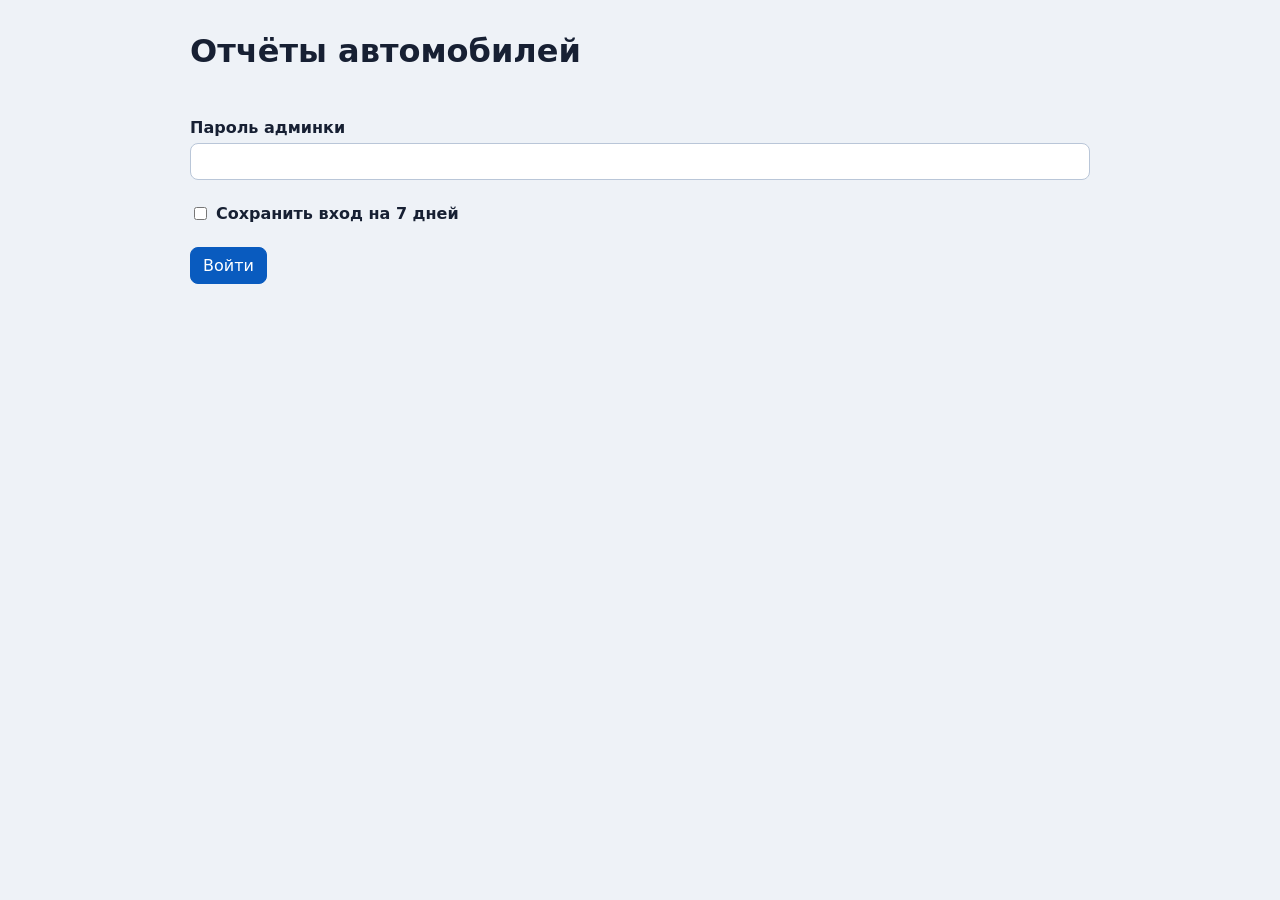
<file: admin/index.html>
<!doctype html>
<html lang="ru">
<head><meta charset="utf-8"><meta name="viewport" content="width=device-width,initial-scale=1">
<title>Автотека — управление отчётами</title><link rel="stylesheet" href="style.css">
<script src="config.js" defer></script><script src="app.js?v=photos-history6" defer></script></head>
<body><main>
<header><h1>Отчёты автомобилей</h1><button id="refresh" hidden>Обновить список</button></header>
<p id="status" role="status" aria-live="polite"></p>
<form id="login">
<label>Пароль админки<input id="password" type="password" required autocomplete="current-password"></label>
<p><label style="display:inline-flex;align-items:center"><input id="remember" type="checkbox" style="width:auto">Сохранить вход на 7 дней</label></p><button class="primary">Войти</button>
</form>
<div id="workspace" hidden><button id="logout" type="button">Выйти</button>
<section id="reports" aria-label="Список отчётов"></section>
<section id="publications" hidden aria-label="Публикация GitHub Pages">
<h2>Публикация на сайте</h2><div id="publication-list" role="status" aria-live="polite"></div>
</section>
<section aria-label="История изменений">
<h2>Последние изменения</h2><button id="history-refresh" type="button">Обновить историю</button>
<button id="history-clear" type="button" disabled>Очистить историю</button>
<p id="history-status" role="status"></p><div id="history-list"></div>
</section>
<section id="editor"><h2 id="form-title">Добавить автомобиль</h2>
<form id="save">
<label>Адрес папки<input id="slug" required pattern="[a-z0-9][a-z0-9\-]{0,99}" placeholder="audi-a6-2017"></label>
<div id="source-field" hidden>
<button type="button" id="visual-open">Открыть визуальный редактор</button>
<dialog id="visual-dialog" style="width:98vw;max-width:none;height:96vh;padding:8px;border:1px solid #bcc7d6;border-radius:12px">
<div style="display:flex;gap:8px;flex-wrap:wrap;margin-bottom:6px">
<button type="button" id="visual-close">Назад к списку</button>
<button type="button" class="primary" id="visual-apply">Применить правки</button>
</div>
<iframe id="visual-frame" title="Визуальный редактор отчёта" style="width:100%;height:calc(100% - 54px);border:0"></iframe>
</dialog></div>
<label>Заменить HTML файлом<input id="html" type="file" accept=".html,.htm"></label>
<label>Папка assets<input id="assets" type="file" webkitdirectory multiple></label>
<p class="hint">Отредактируйте отчёт в визуальном редакторе или выберите готовый HTML. Если выбран файл, будет сохранён он. Для замены фото выберите папку assets. Лимит загрузки — 20 МБ.</p>
<button class="primary" type="submit">Сохранить в GitHub</button>
<button type="button" id="new-report">Новый отчёт</button>
</form></section>
</div></main></body></html>
</file>
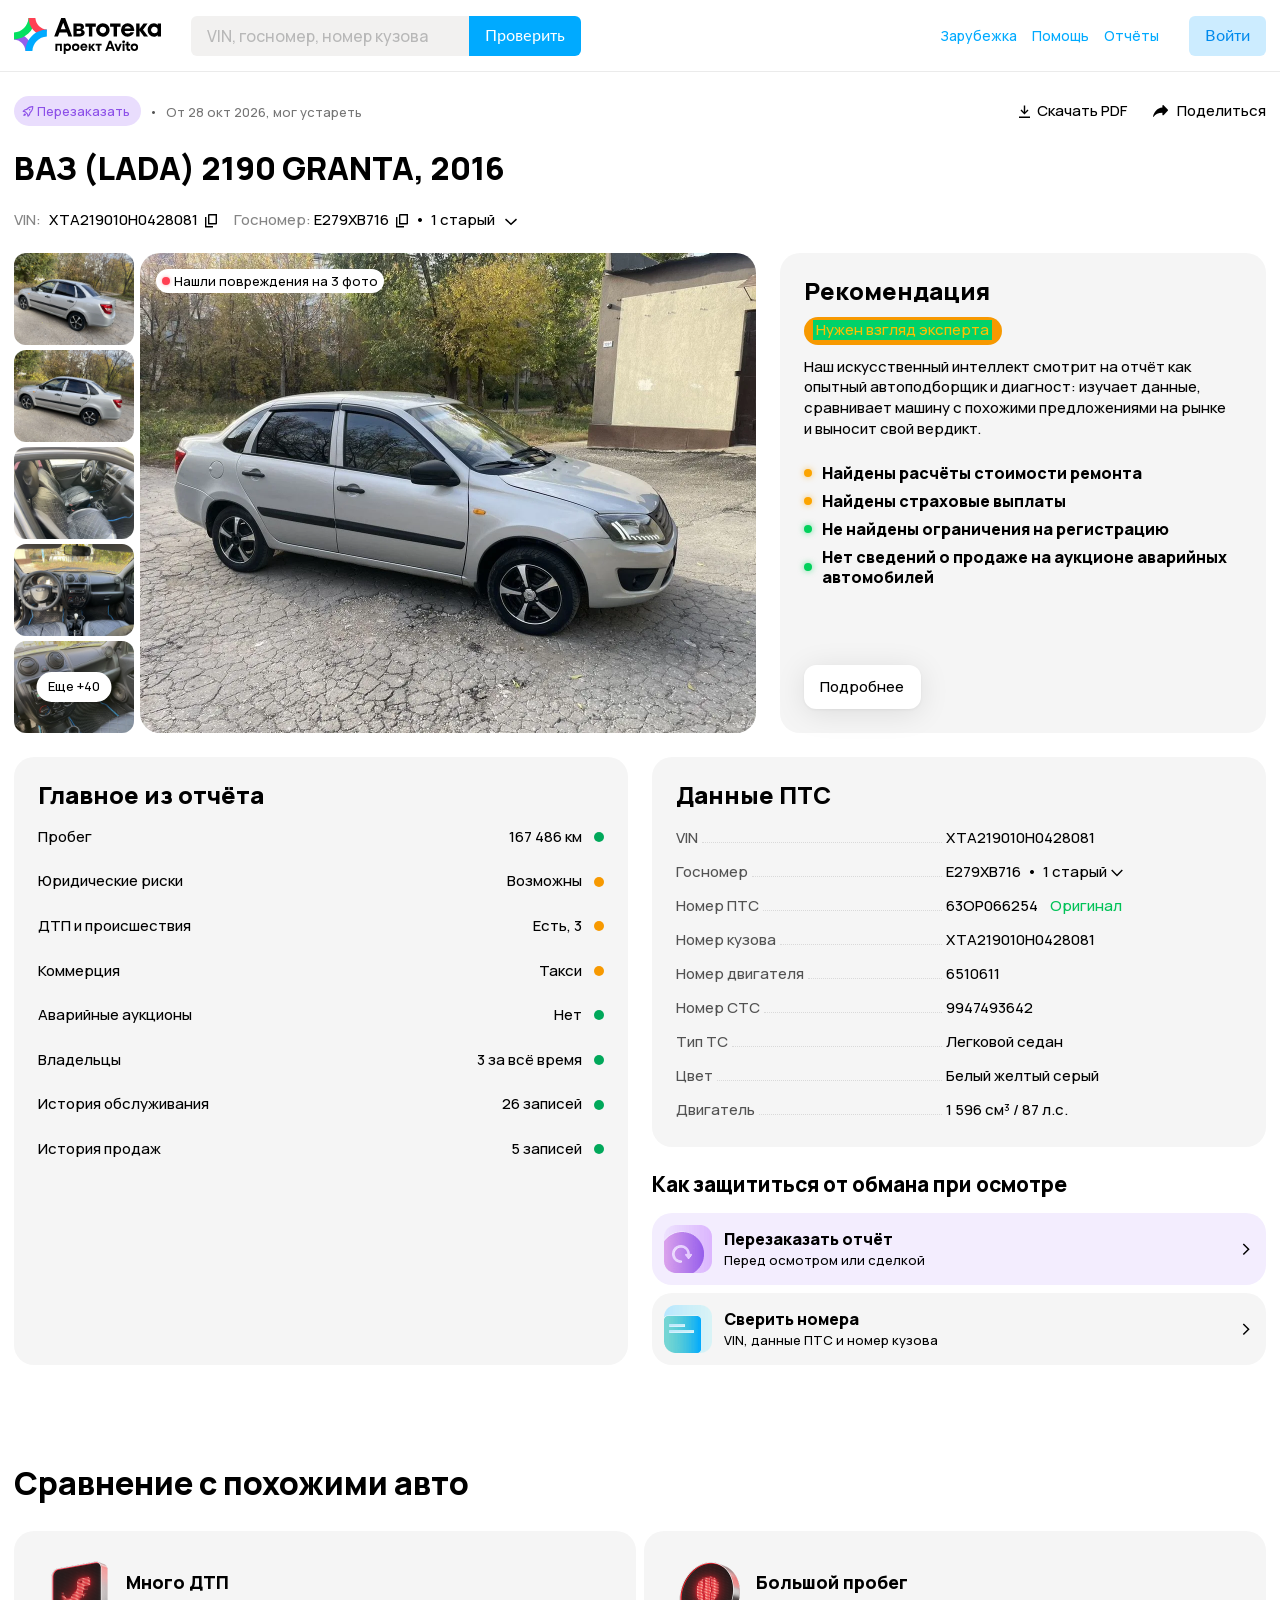
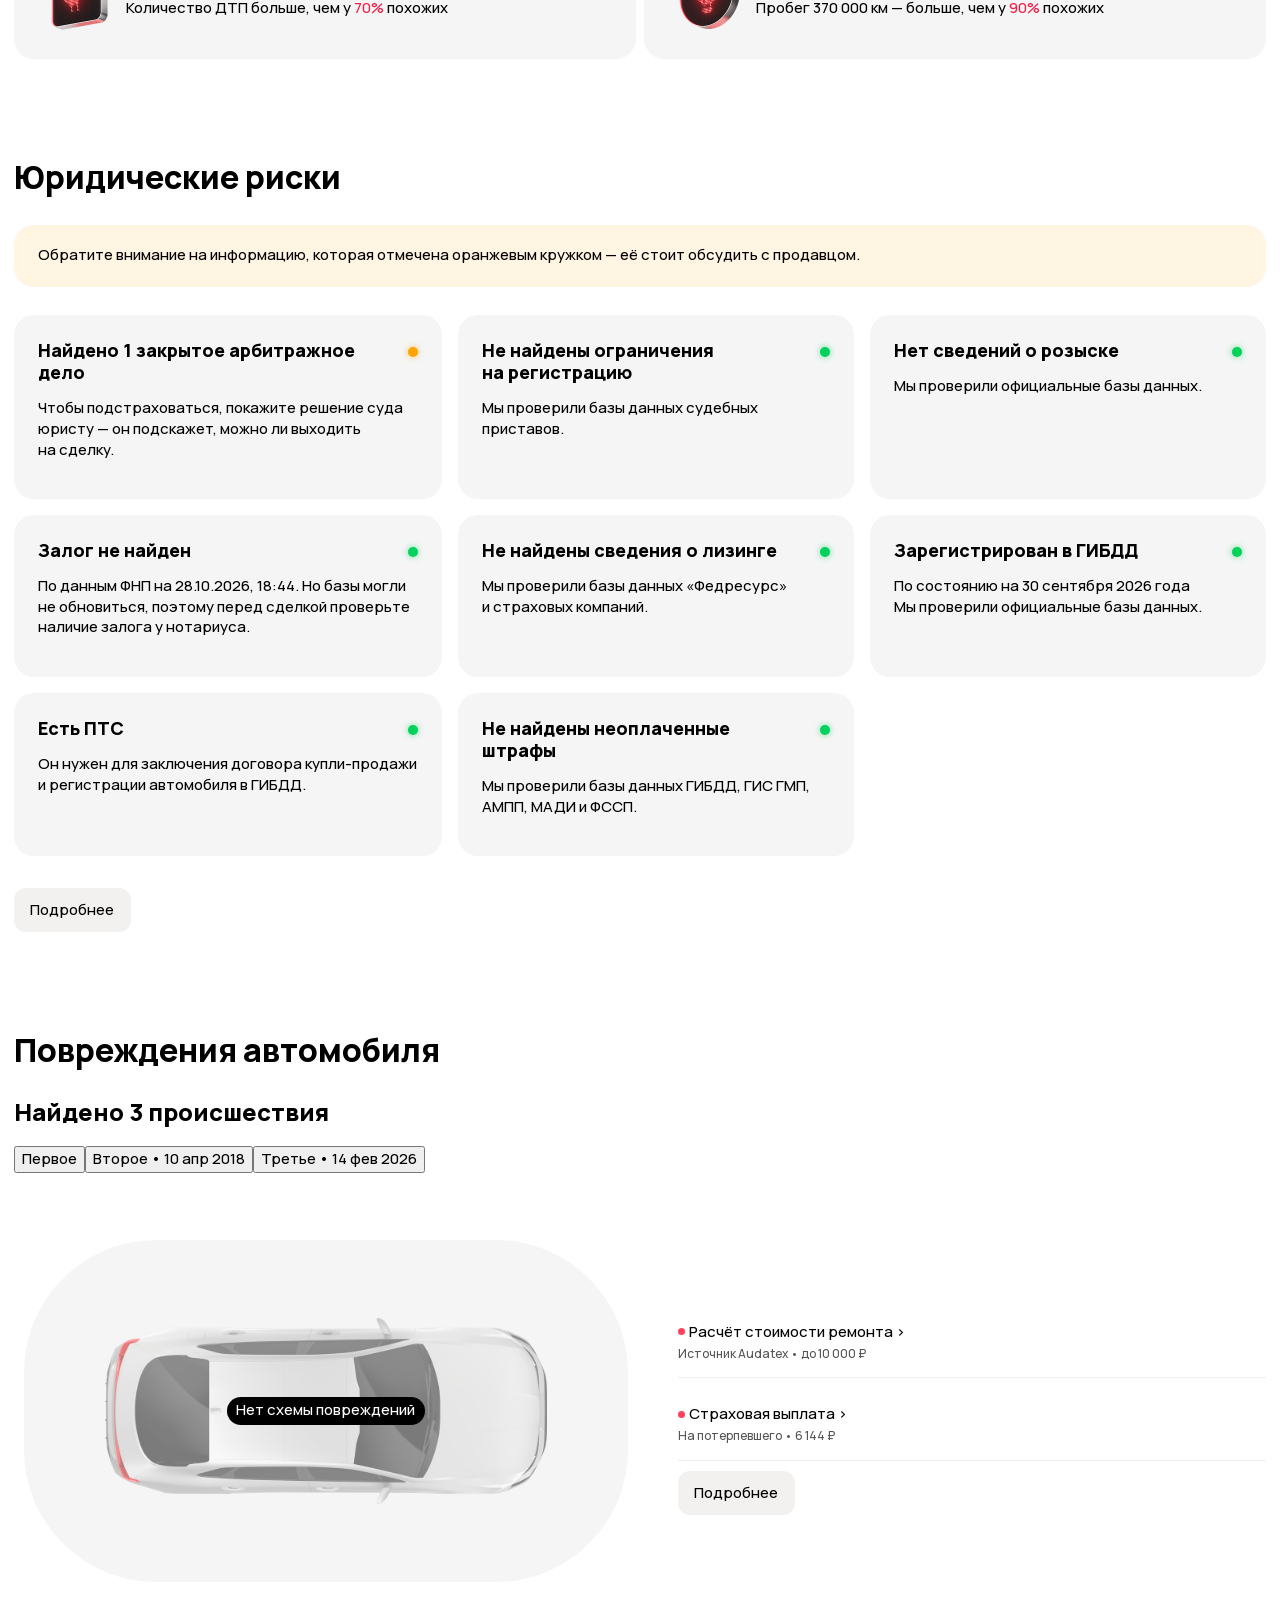
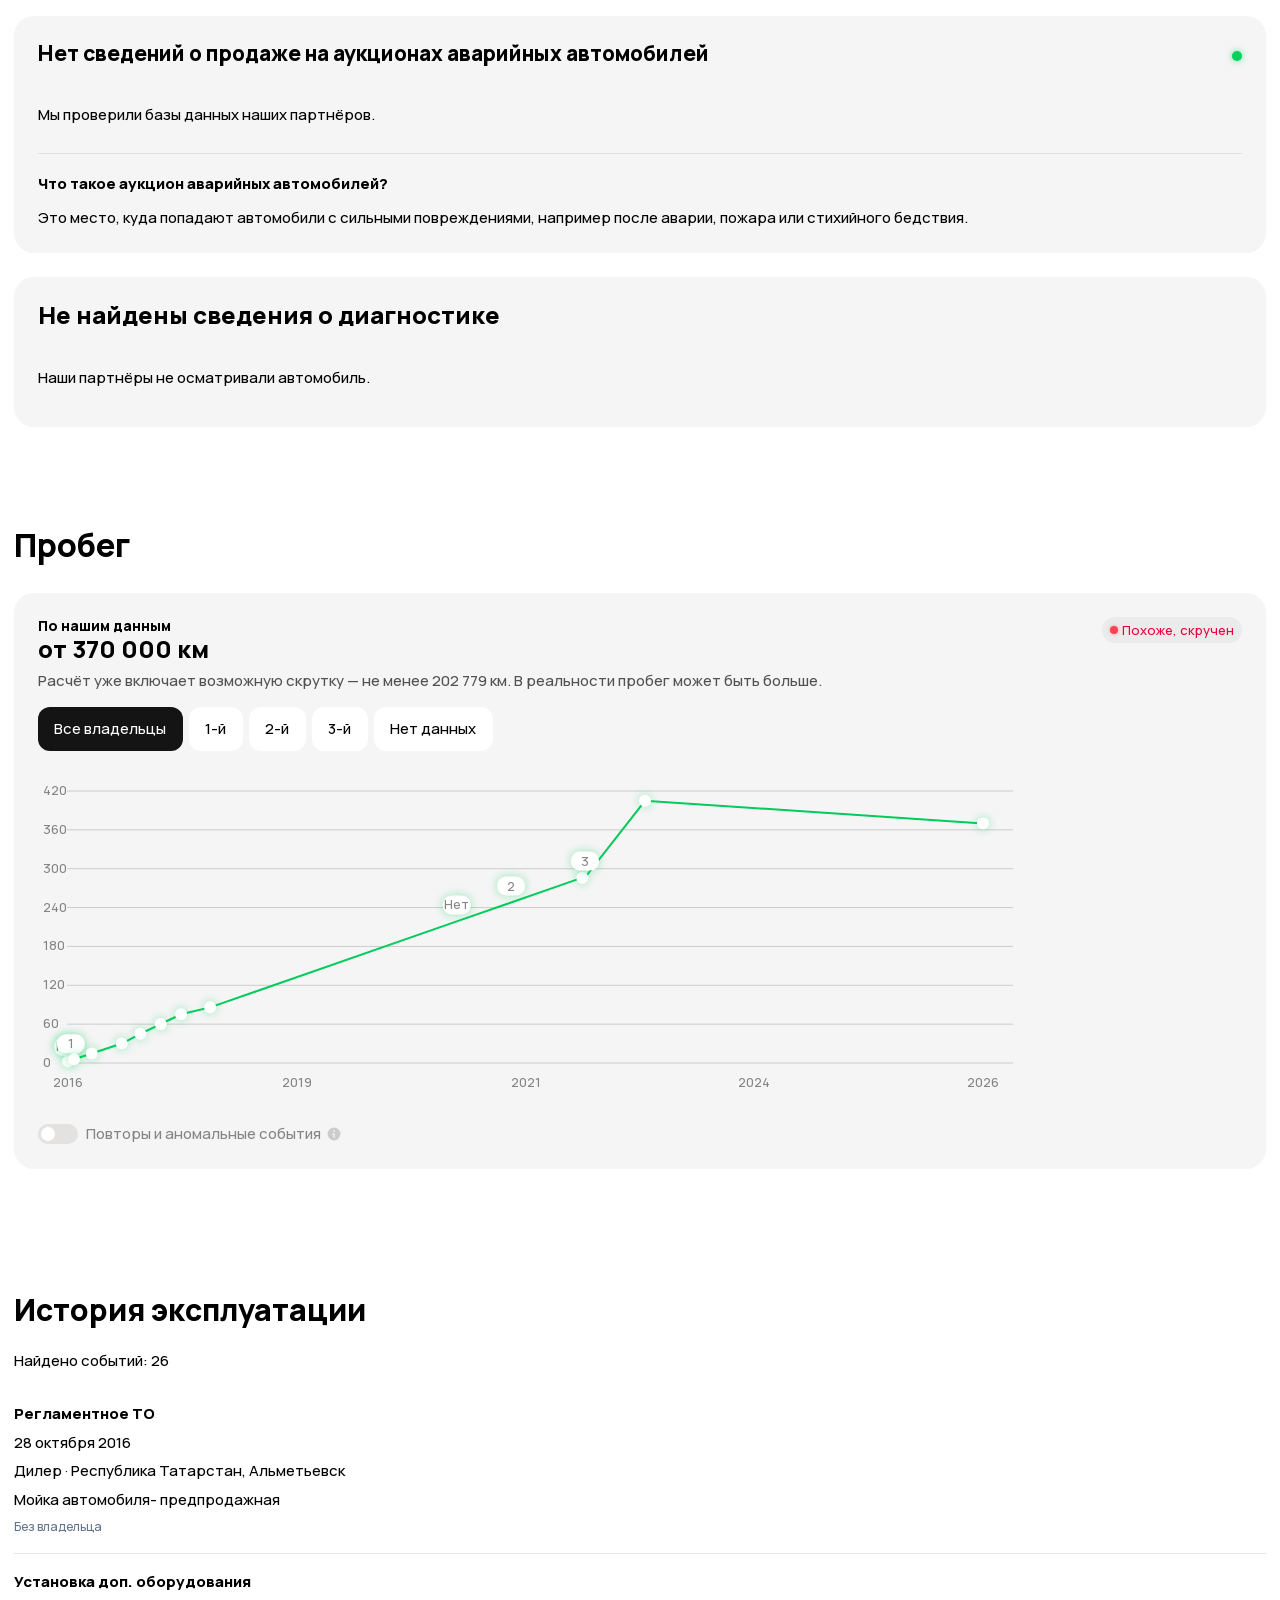
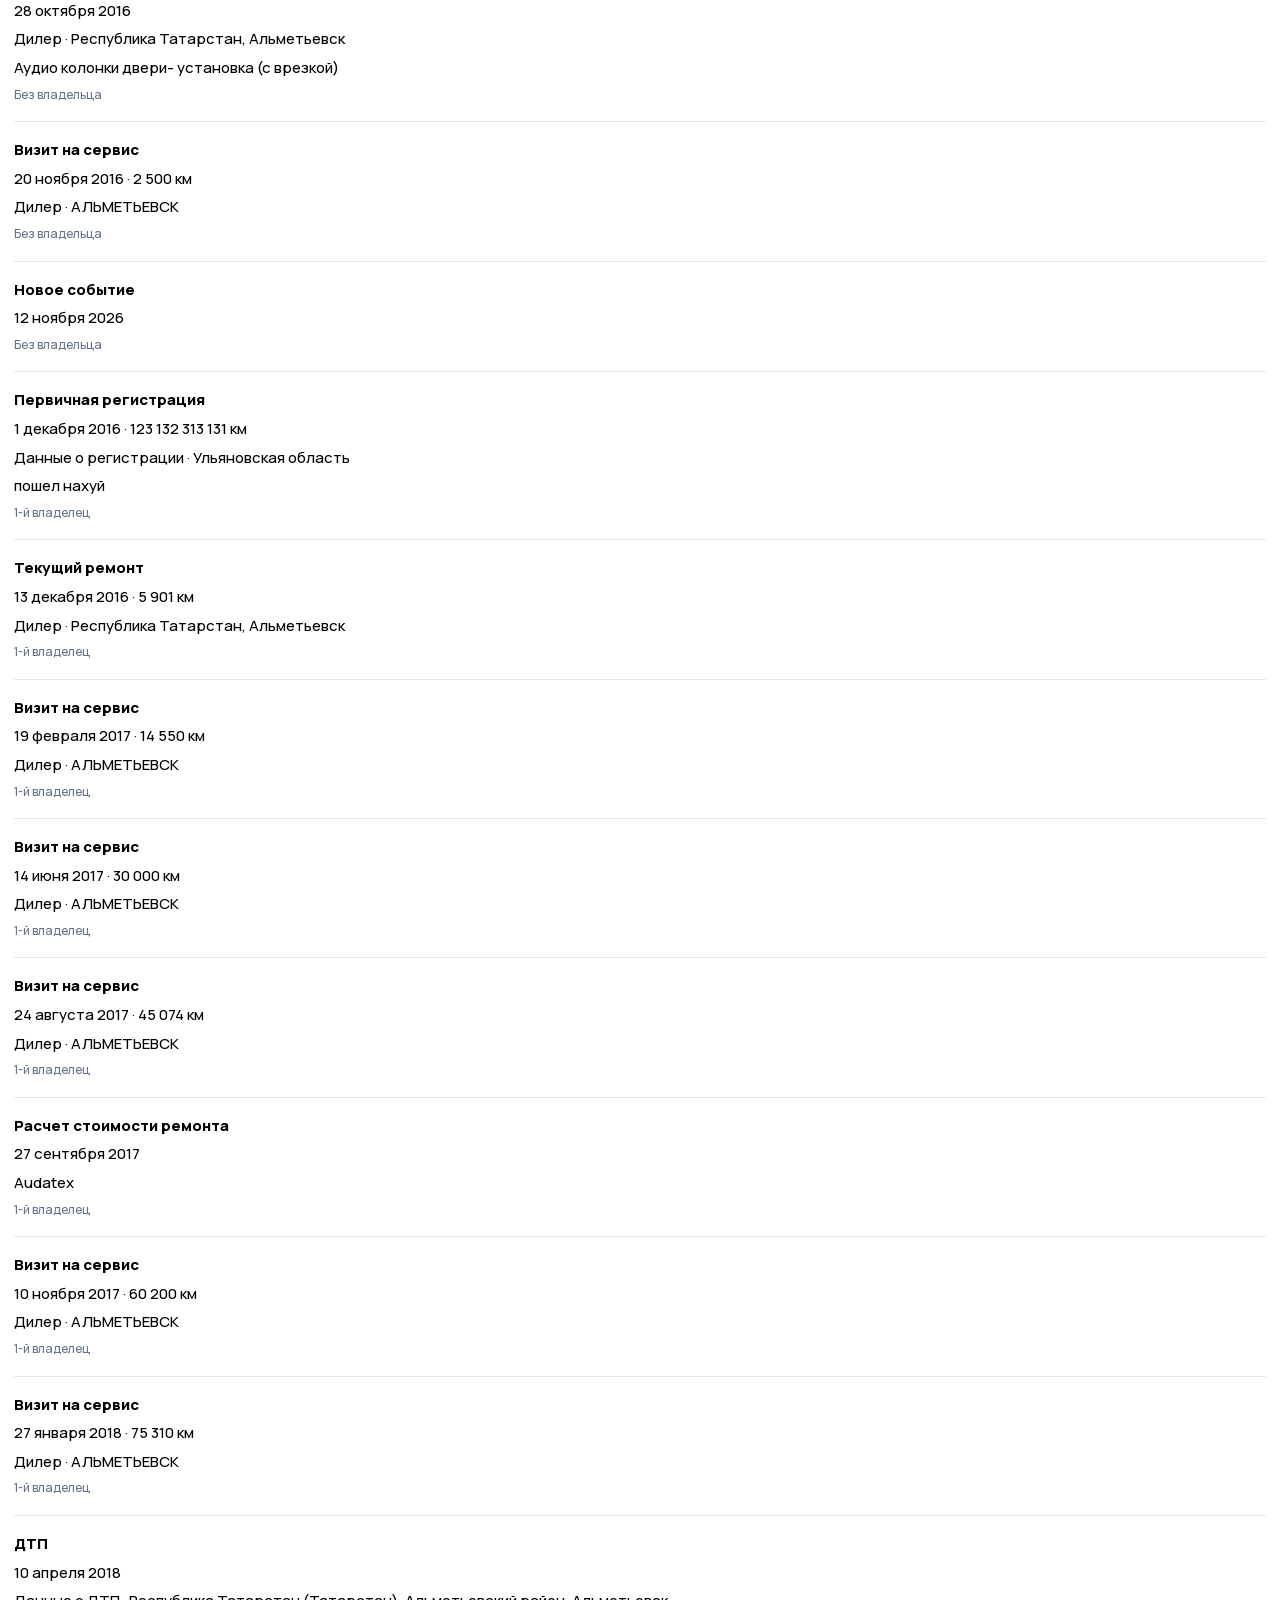
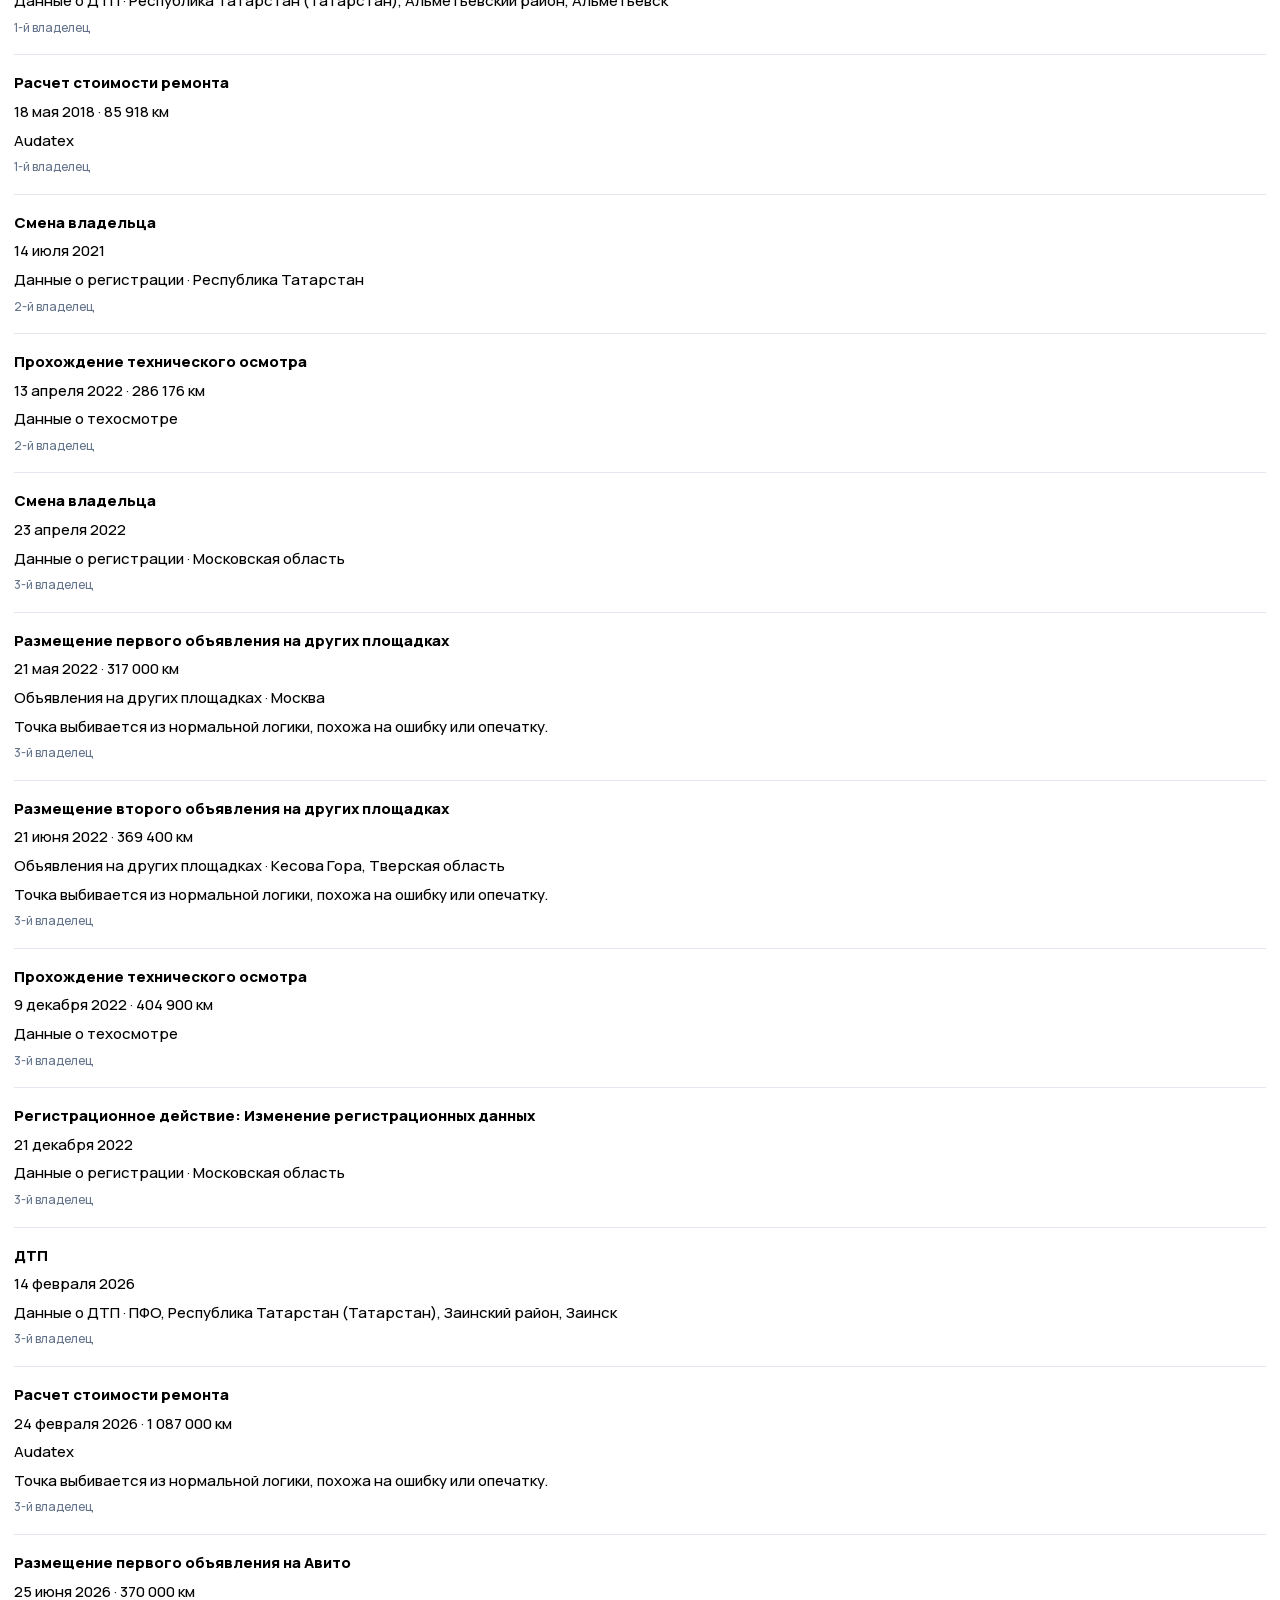
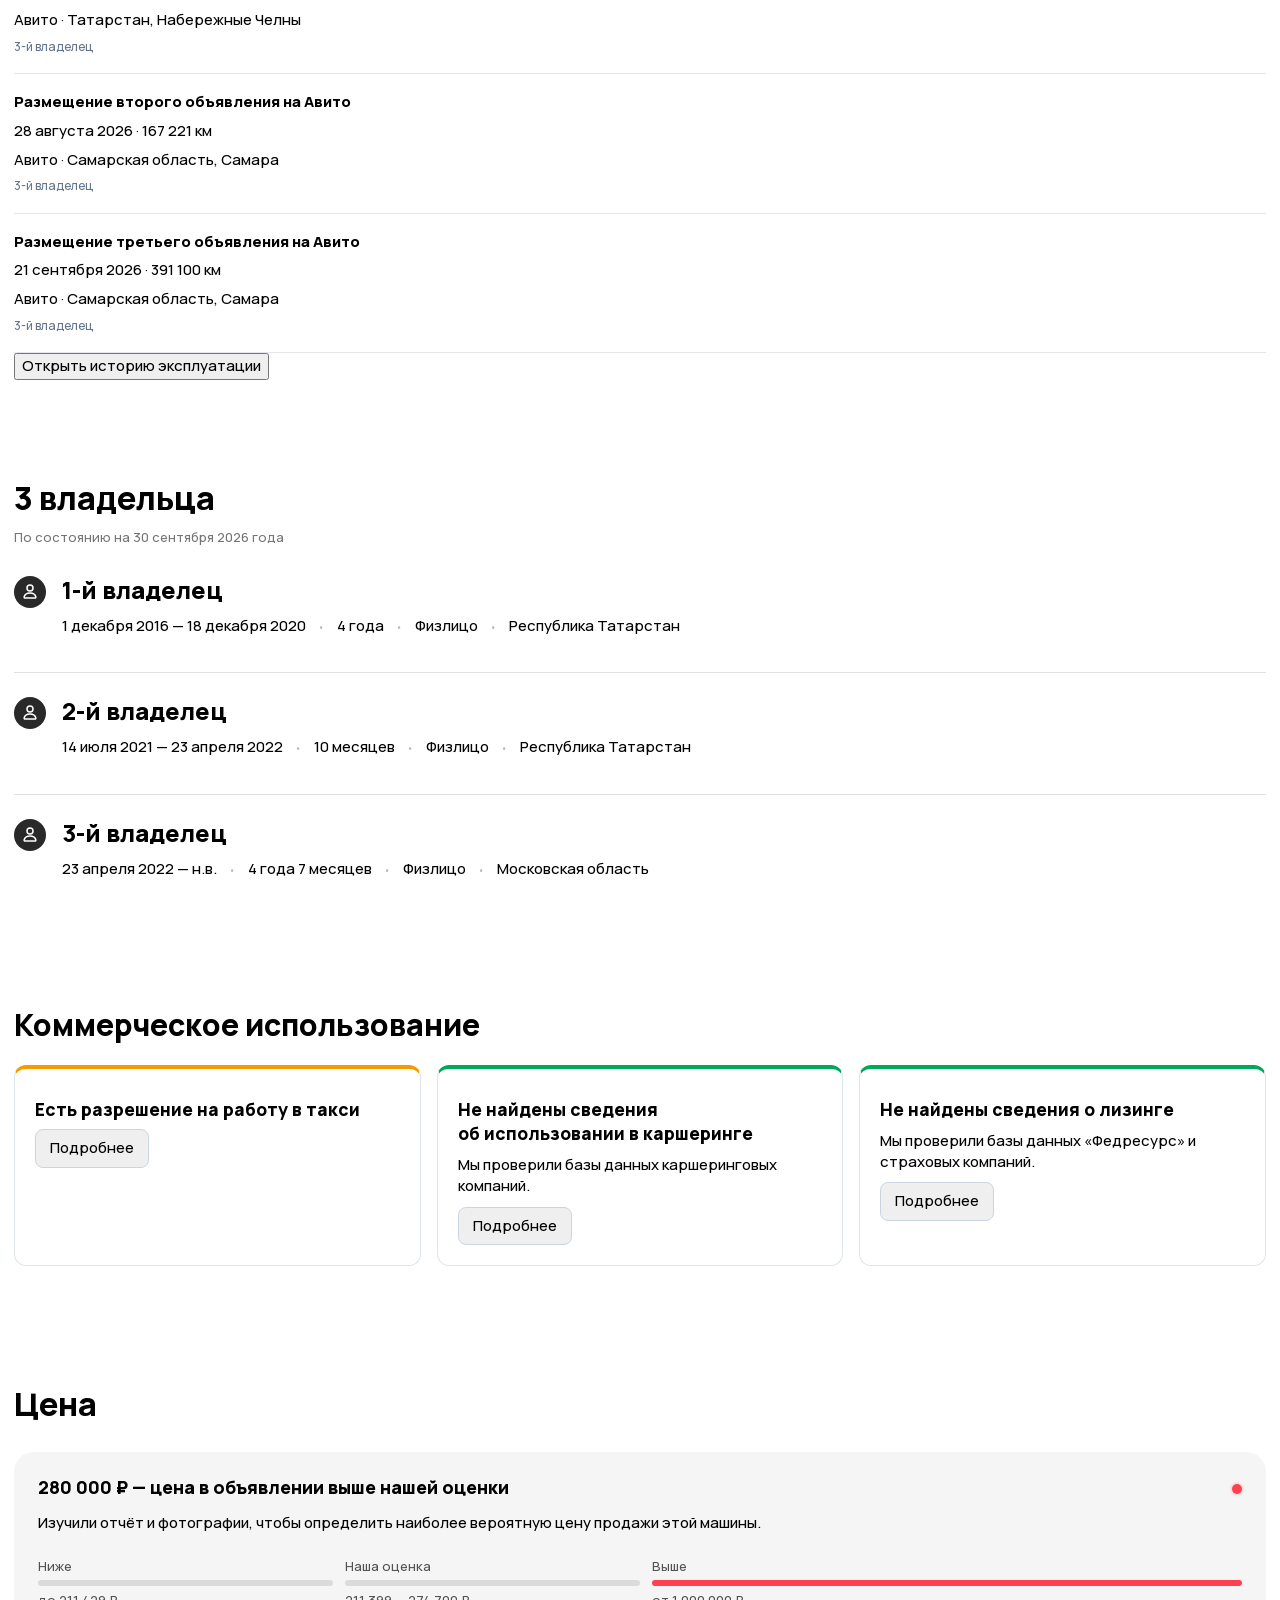
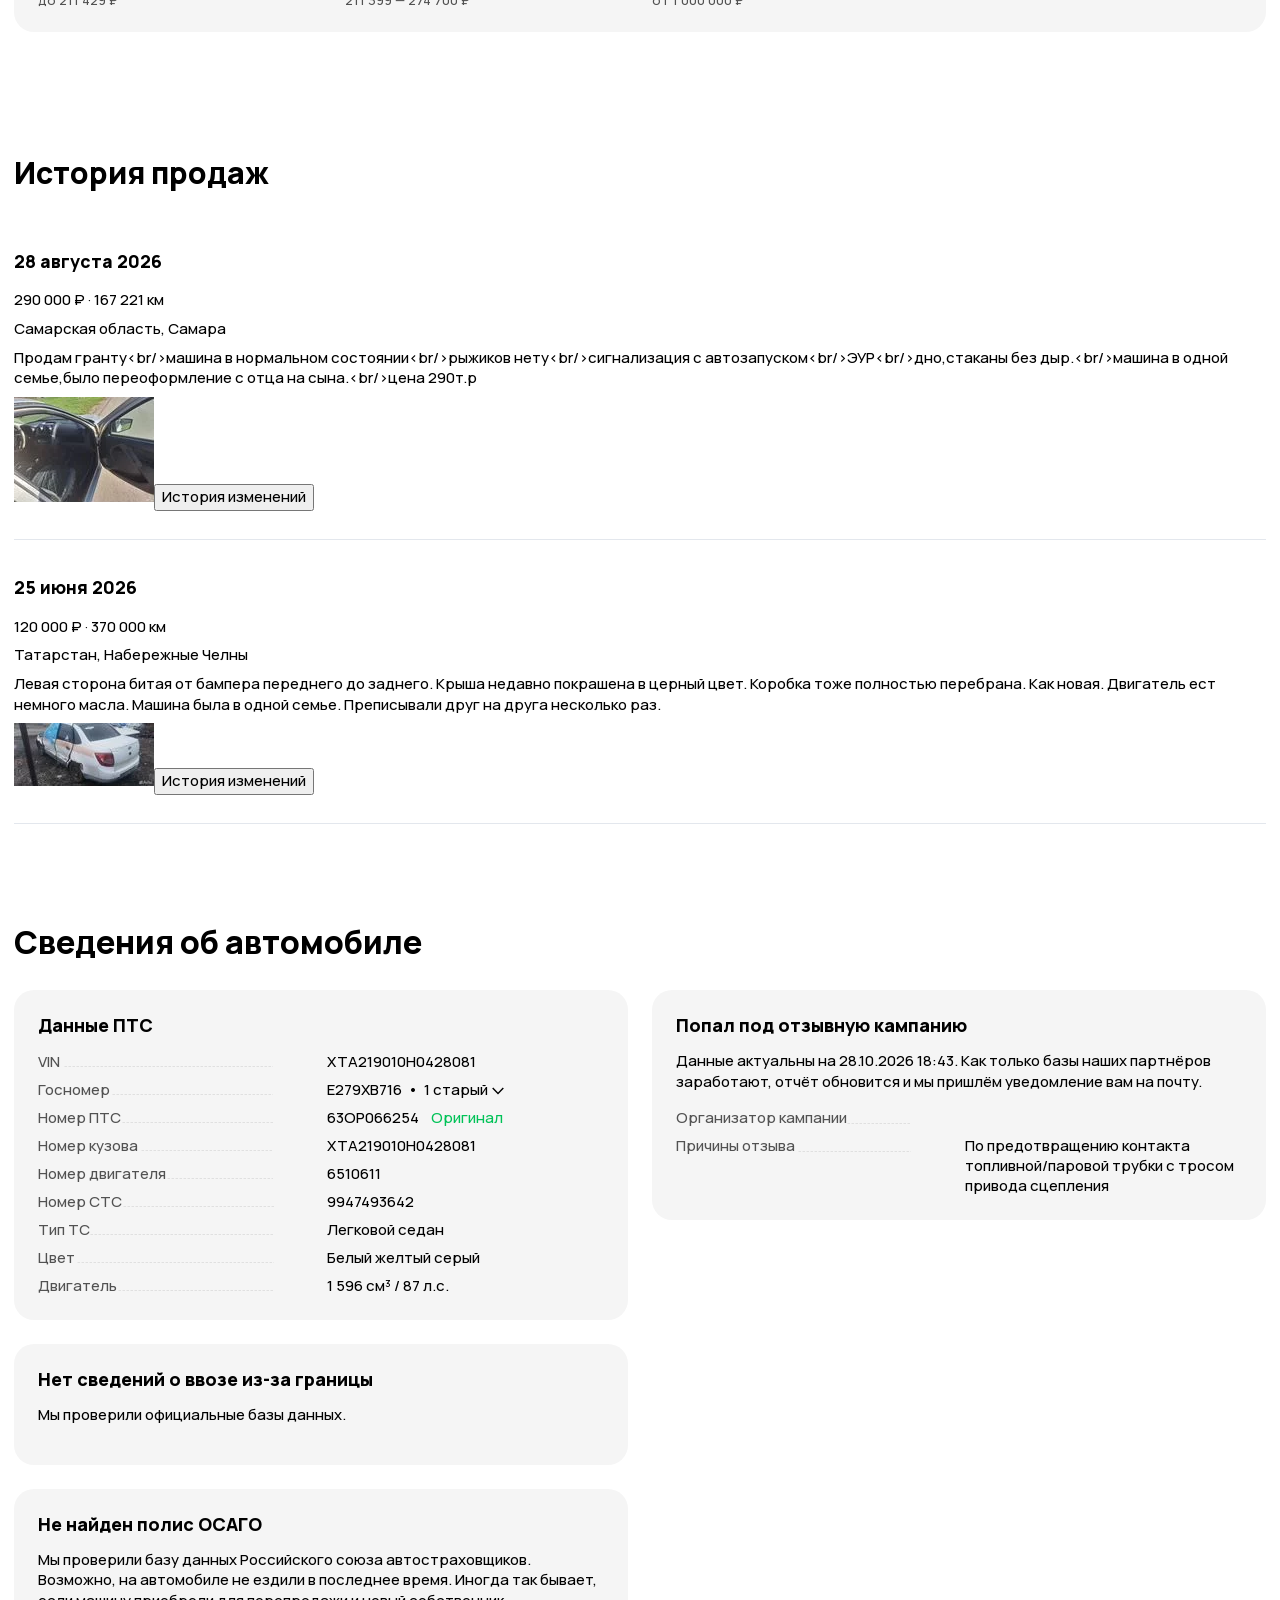
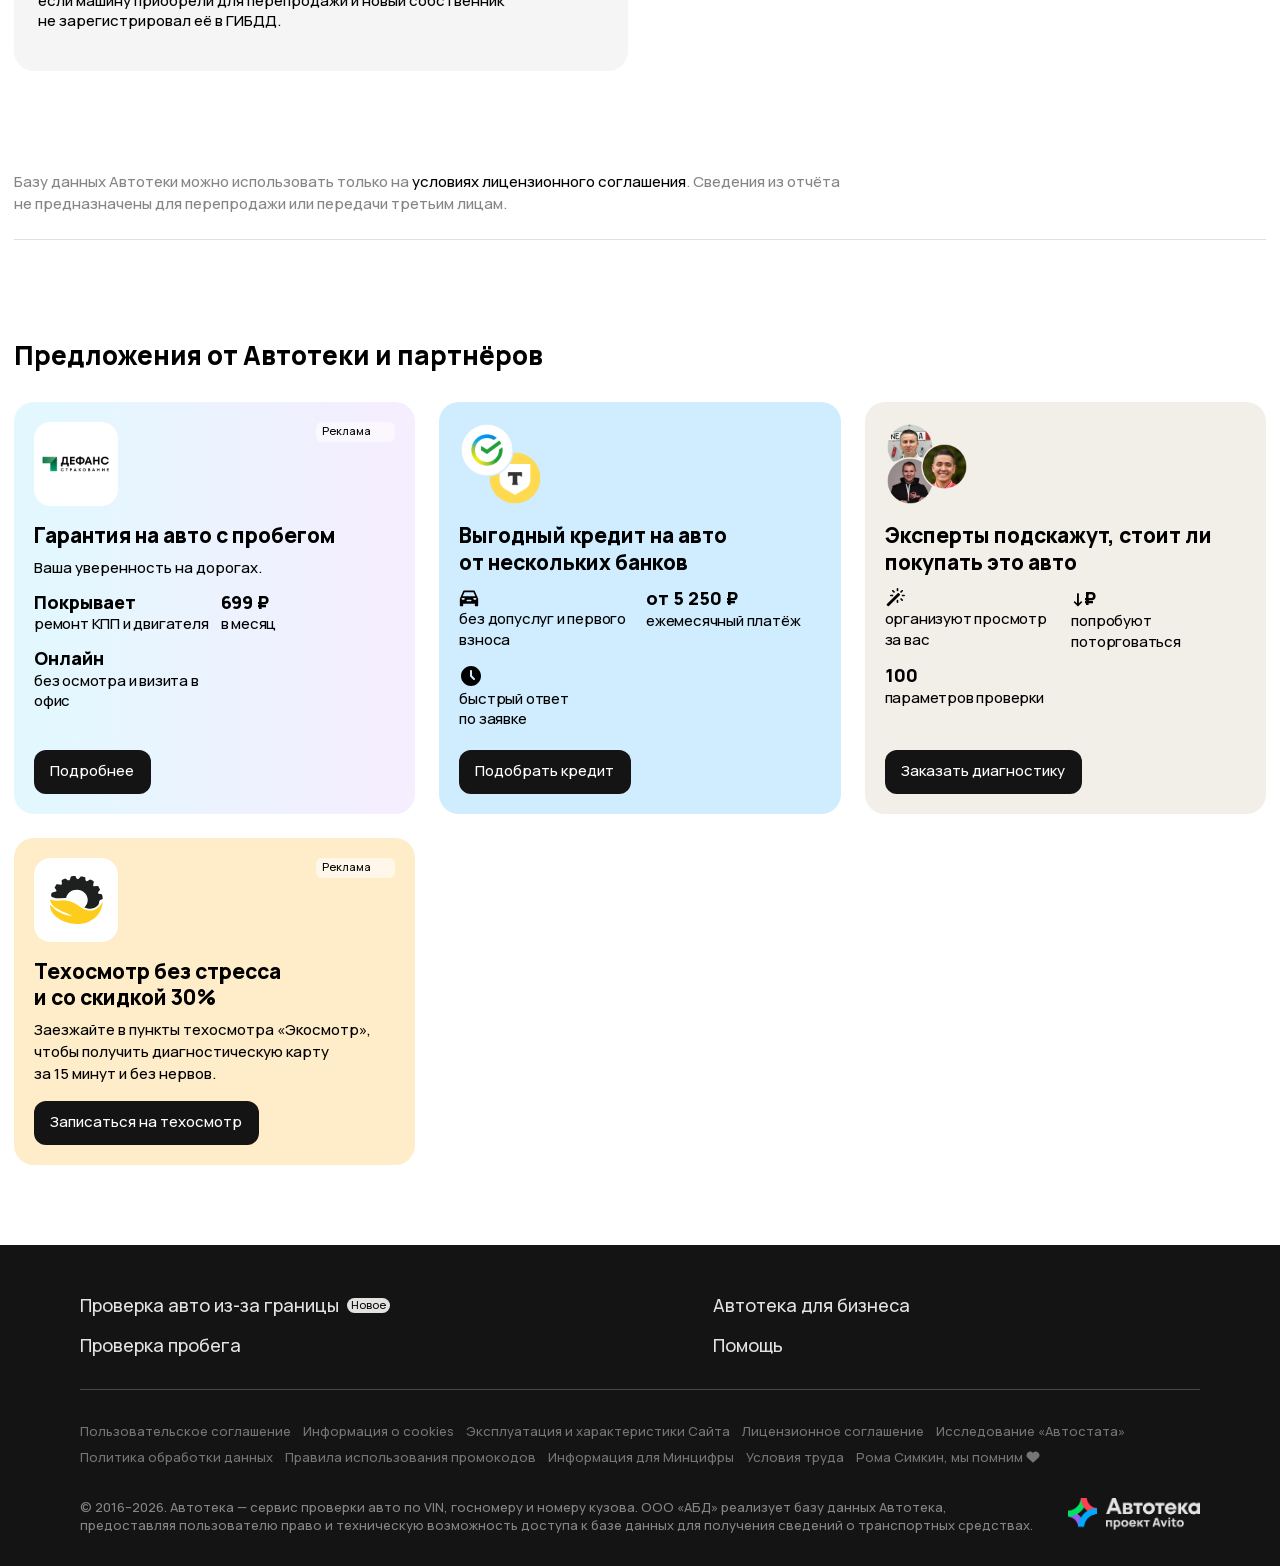
<file: test.html>
<!DOCTYPE html>
<html lang="ru" prefix="og: https://ogp.me/ns#" style=""><head><meta http-equiv="Content-Type" content="text/html; charset=UTF-8"><meta http-equiv="origin-trial" content="A7vZI3v+Gz7JfuRolKNM4Aff6zaGuT7X0mf3wtoZTnKv6497cVMnhy03KDqX7kBz/q/[base64]"><title>Автотека - сервис проверки истории автомобиля по VIN</title><meta name="viewport" content="width=device-width,initial-scale=1,maximum-scale=1"><meta property="og:site_name" content="Автотека"><meta property="og:url" content="https://autoteka.ru"><meta property="og:type" content="website"><meta property="og:locale" content="ru_RU"><meta property="og:image" content="https://autoteka.ru/share/autoteka-logo-new.jpg"><meta name="yandex-verification" content="ef1f171645894fc7"><meta name="mailru-verification" content="f27eab5d05233ed2"><meta name="facebook-domain-verification" content="ubyv34esl04586h6bpd31jrwcgjadp"><link rel="stylesheet" href="assets/vendors.b1f71c02c743eacc423d.css"><style>#loader{position:relative;z-index:1;display:block;width:64px;height:64px;padding:0;margin:30vh auto 0;background:url('data:image/svg+xml,%3Csvg width="22" height="22" fill="none" xmlns="http://www.w3.org/2000/svg"%3E%3Cpath fill-rule="evenodd" clip-rule="evenodd" d="M22 21h-4l-2-4H6l-2 4H0L9 0h4l9 21Zm-7-7L11 4 7 14h8Z" fill="%23444"/%3E%3C/svg%3E') center/22px no-repeat scroll}#loader::before{content:'';position:absolute;top:0;left:0;z-index:-1;display:block;width:100%;height:100%;padding:0;margin:0;background:url('data:image/svg+xml,%3Csvg width="64" height="64" fill="none" xmlns="http://www.w3.org/2000/svg"%3E%3Cpath d="M32 1C14.88 1 1 14.88 1 32c0 17.12 13.88 31 31 31v1C14.327 64 0 49.673 0 32 0 14.327 14.327 0 32 0v1Z" fill="url(%23a)"/%3E%3Cpath d="M32 63c17.12 0 31-13.88 31-31C63 14.88 49.12 1 32 1V0c17.673 0 32 14.327 32 32 0 17.673-14.327 32-32 32v-1Z" fill="url(%23b)"/%3E%3Cdefs%3E%3ClinearGradient id="a" x1="32" y1="0" x2="32" y2="64" gradientUnits="userSpaceOnUse"%3E%3Cstop stop-color="%230AF"/%3E%3Cstop offset="1" stop-color="%230AF" stop-opacity=".5"/%3E%3C/linearGradient%3E%3ClinearGradient id="b" x1="48" y1="64" x2="48" y2="0" gradientUnits="userSpaceOnUse"%3E%3Cstop stop-color="%230AF" stop-opacity=".5"/%3E%3Cstop offset="1" stop-color="%230AF" stop-opacity="0"/%3E%3C/linearGradient%3E%3C/defs%3E%3C/svg%3E') center/contain no-repeat scroll;animation:2s linear 0s infinite normal both loader-spin}@keyframes loader-spin{from{transform:rotate(0)}to{transform:rotate(359.9deg)}}</style><style>.grecaptcha-badge{visibility:hidden}</style><link rel="stylesheet" type="text/css" href="assets/bootstrap.0809a516eac36d47f99b.css"><style type="text/css">.transform-component-module_wrapper__1_Fgj {
  position: relative;
  width: -moz-fit-content;
  width: fit-content;
  height: -moz-fit-content;
  height: fit-content;
  overflow: hidden;
  -webkit-touch-callout: none; /* iOS Safari */
  -webkit-user-select: none; /* Safari */
  -khtml-user-select: none; /* Konqueror HTML */
  -moz-user-select: none; /* Firefox */
  -ms-user-select: none; /* Internet Explorer/Edge */
  user-select: none;
  margin: 0;
  padding: 0;
}
.transform-component-module_content__2jYgh {
  display: flex;
  flex-wrap: wrap;
  width: -moz-fit-content;
  width: fit-content;
  height: -moz-fit-content;
  height: fit-content;
  margin: 0;
  padding: 0;
  transform-origin: 0% 0%;
}
.transform-component-module_content__2jYgh img {
  pointer-events: none;
}
</style><meta name="robots" content="noindex, follow, max-image-preview:large" data-react-helmet="true"><link rel="stylesheet" type="text/css" href="assets/AutotekaReportWeb.d7665c4e951db0e8.css"><style type="text/css">.transform-component-module_wrapper__7HFJe {
  position: relative;
  width: -moz-fit-content;
  width: fit-content;
  height: -moz-fit-content;
  height: fit-content;
  overflow: hidden;
  -webkit-touch-callout: none; /* iOS Safari */
  -webkit-user-select: none; /* Safari */
  -khtml-user-select: none; /* Konqueror HTML */
  -moz-user-select: none; /* Firefox */
  -ms-user-select: none; /* Internet Explorer/Edge */
  user-select: none;
  margin: 0;
  padding: 0;
}
.transform-component-module_content__uCDPE {
  display: flex;
  flex-wrap: wrap;
  width: -moz-fit-content;
  width: fit-content;
  height: -moz-fit-content;
  height: fit-content;
  margin: 0;
  padding: 0;
  transform-origin: 0% 0%;
}
.transform-component-module_content__uCDPE img {
  pointer-events: none;
}
</style><link rel="stylesheet" type="text/css" href="assets/mileage-chart.354b3fa1e7494ddb.css"><style>
.offline-dialog{border:0;border-radius:14px;padding:0;width:min(720px,calc(100vw - 32px));max-height:90vh;color:#171717;background:#fff;font:15px/1.45 Arial,sans-serif}
.offline-dialog::backdrop{background:#0009}
.offline-dialog>header{position:sticky;top:0;background:white;display:flex;justify-content:space-between;gap:12px;align-items:center;padding:14px 20px;border-bottom:1px solid #ddd}
.offline-dialog h2{font-size:20px;margin:0}.offline-dialog section{padding:16px 20px}.offline-dialog button{padding:8px 12px;cursor:pointer}
.offline-gallery{text-align:center}.offline-gallery img{display:block;width:100%;height:min(59vh,520px);object-fit:contain;background:#171717}
.offline-gallery nav{display:flex;justify-content:center;gap:12px}.offline-point{pointer-events:none;position:fixed;z-index:2147483647;max-width:min(290px,90vw);background:white;padding:10px;border-radius:8px;box-shadow:0 2px 12px #0004;font:14px/1.4 Arial,sans-serif}
[data-offline-point],[data-marker^="summary-"]{cursor:pointer}

[data-offline-muted]{opacity:.2}[aria-pressed=true]{outline:2px solid #1769e0;outline-offset:-2px}</style>
<style id="report-motion">
:root{--drawer-time:300ms;--gallery-time:240ms;--photo-time:300ms;--point-time:180ms;--graph-time:900ms;--motion-ease:ease-out}
.offline-dialog.report-drawer{position:fixed;inset:0 0 0 auto;margin:0;width:min(920px,96vw);height:100%;max-height:100%;border-radius:0}
.report-drawer[open]{animation:drawer-in var(--drawer-time) var(--motion-ease) both}
.offline-dialog[open]::backdrop{animation:fade-in var(--drawer-time) var(--motion-ease) both;background:#0006}
.report-drawer.report-closing{animation-name:drawer-out}
.offline-dialog.report-closing::backdrop{animation-name:fade-out}
.offline-dialog.report-full{inset:0;margin:0;max-width:none;max-height:none;width:100%;height:100%;border-radius:0}
.report-full[open]{animation:fade-in var(--gallery-time) var(--motion-ease) both}
.report-full.report-closing{animation-name:fade-out}
.report-full>header{z-index:1}
.report-grid{max-width:1272px;margin:auto;display:grid;grid-template-columns:repeat(4,minmax(0,1fr));gap:8px}
.report-grid button{border:0;padding:0;overflow:hidden;background:#eee;aspect-ratio:2/3}
.report-grid button:nth-child(6n+1),.report-grid button:nth-child(6n){grid-column:span 2;aspect-ratio:4/3}
.report-grid img{width:100%;height:100%;object-fit:cover;transition:opacity var(--gallery-time) var(--motion-ease)}
.report-grid button:hover img{opacity:.82}
.offline-gallery img{animation:photo-in var(--photo-time) var(--motion-ease) both}
.offline-gallery img[data-back]{--photo-offset:-32px}
.offline-point{animation:point-in var(--point-time) var(--motion-ease) both}
[data-draw-graph] .recharts-line-curve{animation:graph-in var(--graph-time) var(--motion-ease) both}
@keyframes drawer-in{from{transform:translateX(100%)}}
@keyframes drawer-out{to{transform:translateX(100%)}}
@keyframes fade-in{from{opacity:0}}
@keyframes fade-out{to{opacity:0}}
@keyframes photo-in{from{opacity:0;transform:translateX(var(--photo-offset,32px))}}
@keyframes point-in{from{opacity:0;transform:translateY(5px)}}
@keyframes graph-in{from{clip-path:inset(0 100% 0 0)}to{clip-path:inset(0)}}
@media(prefers-reduced-motion:reduce){.offline-dialog,.offline-dialog::backdrop,.offline-gallery img,.offline-point,[data-draw-graph] .recharts-line-curve{animation:none!important}.report-grid img{transition:none}}
</style><style>
.report-modal[open]{animation:fade-in var(--drawer-time) var(--motion-ease) both}
.report-modal.report-closing{animation-name:fade-out}
.report-modal{width:min(630px,94vw);border-radius:24px}
.report-modal input{width:100%;padding:12px;margin-bottom:12px}.report-modal h2{font-size:22px}
.offline-drawer>header{padding:28px 40px;border:0;z-index:3}
.offline-drawer>header h2{font-size:clamp(23px,4vw,32px)}
.offline-drawer>section{padding:12px 40px 40px}
.report-guide-image{width:100%;max-height:330px;object-fit:contain;background:#f2f2f2;border-radius:16px}
.report-note{background:#fcf3df;padding:20px;border-radius:16px;margin:0 0 20px}
.report-note h3,.report-timeline h3{margin:6px 0}
.report-rating{display:flex;margin:0 0 20px}.report-rating span{flex:1;border-top:12px solid #ff3858;text-align:center;padding:6px;font-size:11px}.report-rating span:nth-child(2){border-color:#f99000;background:#f99000;color:white}.report-rating span:nth-child(3){border-color:#ffb020}.report-rating span:nth-child(n+4){border-color:#00c85a}
.report-tabs{display:flex;overflow:auto;border-bottom:1px solid #ddd;gap:6px}.report-tabs button{border:0;background:white;white-space:nowrap}.report-tabs button[aria-pressed=true]{outline:none;border-bottom:3px solid black;font-weight:bold}
.report-key-value{display:grid;grid-template-columns:minmax(130px,190px) 1fr;gap:10px;padding:4px 0}.report-key-value>span:first-child,.report-muted{color:#777}
.report-timeline{margin:24px 0 0 8px;padding:0 0 0 24px;border-left:2px solid #dedede}.report-timeline article{position:relative;margin:0 0 32px}.report-timeline article::before{content:'';position:absolute;left:-30px;top:7px;background:#bfbfbf;border:2px solid white;border-radius:50%;width:10px;height:10px}.report-timeline summary{cursor:pointer;width:fit-content;background:#f1f1f1;border-radius:12px;padding:10px 14px;margin:12px 0}.report-mileage-tag{display:inline-block;background:#111;color:white;border-radius:16px;padding:2px 8px;margin-left:8px}
.report-action{display:block;padding:13px;background:#151515;color:white;text-align:center;border-radius:12px;text-decoration:none}
.report-copy-field{position:fixed;opacity:0;top:0}.report-toast{position:fixed;bottom:24px;left:50%;transform:translateX(-50%);background:#151515;color:white;padding:10px 18px;border-radius:12px;z-index:2147483647}
[data-marker="copy-to-clipboard"],[data-marker="regnumbers-target"],.repurchase-repurchase-item-gelZI{cursor:pointer}
.vehicle-damages-car-TGQl7{background-image:url(assets/9b5c3d87affbb4ed.png)!important;background-size:contain!important;background-position:center}
@media(width < 992px){.vehicle-damages-car-TGQl7{width:340px;height:157px;transform:translate(-50%,-50%) rotate(-90deg)!important}}
.vehicle-damages-badge-lLncj[hidden]{display:none!important}
.report-damage-pin{position:absolute;z-index:3;left:var(--x);top:var(--y);transform:translate(-50%,-50%);border:2px solid orange;border-radius:24px;min-width:12px;min-height:12px;background:white;box-shadow:0 0 8px orange;cursor:pointer;padding:0 2px}
@media(width >= 992px){.report-damage-pin{left:var(--dx);top:var(--dy)}}
.report-incident-row{padding:14px 0;border-bottom:1px solid #eee}.report-incident-row button{display:block;border:0;background:none;padding:0;color:inherit;cursor:pointer}.report-incident-row small{color:#555}
</style><style>
[data-report-pts] [class*="styles-module-line_dotted"]{display:none}
[data-report-pts]>div{display:grid;grid-template-columns:minmax(108px,46%) minmax(0,1fr);align-items:baseline;gap:10px;padding-block:3px}
[data-report-pts] dt,[data-report-pts] dd{grid-column:auto!important;margin:0;min-width:0;overflow-wrap:anywhere}
[data-report-pts] dd p{margin:0}
</style>
<style id="report-reference-style">
.offline-dialog{font-family:inherit}
.offline-dialog .report-close{position:absolute;right:16px;top:14px;width:32px;height:32px;border:0;border-radius:50%;background:transparent;color:#151515;padding:0;cursor:pointer}
.report-close::before,.report-close::after{content:'';position:absolute;top:15px;left:7px;width:18px;height:2px;background:currentColor;border-radius:1px;transform:rotate(45deg)}
.report-close::after{transform:rotate(-45deg)}
.report-close:hover{background:#0000000d}
.offline-drawer.report-drawer{width:min(984px,100vw);padding-left:64px;background:linear-gradient(to right,transparent 64px,white 64px);overflow-x:hidden}
.offline-drawer>header{padding:32px 40px 20px;min-height:84px;box-shadow:0 4px 12px #00000008}
.offline-drawer .report-close{left:-52px;right:auto;top:9px;color:white;width:42px;height:42px}
.offline-drawer .report-close::before,.offline-drawer .report-close::after{left:7px;top:20px;width:28px}
.offline-drawer .report-close:hover{background:#ffffff20}
.offline-drawer>section{background:white;min-height:calc(100% - 84px);padding:18px 40px 44px}
.offline-dialog[open]::backdrop{background:#0006}
.report-modal>header{display:block;border:0;padding:34px 52px 4px 40px}
.report-modal>section{padding:6px 40px 42px}
.report-modal .report-action{padding:15px;border-radius:16px;margin-top:24px}
.report-full>header{min-height:56px;padding-right:60px}
.report-sheet{position:fixed;inset:16px 0 0;margin:0 auto;width:min(480px,95vw);height:calc(100% - 16px);max-height:none;border-radius:24px 24px 0 0}
.report-sheet[open]{animation:sheet-in var(--drawer-time) var(--motion-ease) both}
.report-sheet.report-closing{animation-name:sheet-out}
@keyframes sheet-in{from{transform:translateY(25px);opacity:0}}
@keyframes sheet-out{to{transform:translateY(25px);opacity:0}}
.report-sheet>header{display:block;text-align:center;padding:30px 48px 12px;border:0;z-index:2}
.report-sheet>header::before{content:'';position:absolute;top:10px;left:calc(50% - 20px);width:40px;height:4px;background:#e9e8e7;border-radius:4px}
.report-sheet>header h2{font-size:16px}
.report-sheet>section{padding:8px 16px 32px}
.report-sheet .report-key-value{grid-template-columns:65px 1fr}
.report-sheet hr{border:0;border-top:1px solid #dedede;margin:18px 0}
.report-changelog{width:100%;table-layout:fixed;border-collapse:collapse;text-align:left;margin-top:14px}
.report-changelog th,.report-changelog td{border-bottom:1px solid #dedede;padding:9px 8px 9px 0;vertical-align:middle;overflow-wrap:anywhere}
.report-changelog th,.report-tabs button{color:#858585;font-weight:700}
.report-tabs button{padding:12px 2px;margin-right:10px}
.report-tabs button[aria-pressed=true]{color:#151515}
.report-price-down{color:#00a950}.report-price-up{color:#ff405b}
.report-tabs button[data-status]::after,.report-status-title[data-status]::before,.report-incident-row button::before{content:'';display:inline-block;width:7px;height:7px;border-radius:50%;background:var(--status-dot,#ffa000);vertical-align:super;margin-left:4px}
[data-status=ok]{--status-dot:#00cc5c}[data-status=warning]{--status-dot:#ffa000}[data-status=critical]{--status-dot:#ff405b}
.report-tabs button[data-status=""]::after,.report-status-title[data-status=""]::before{display:none}
.report-status-title{font-size:24px;margin:20px 0 10px}.report-status-title[data-status]::before{width:10px;height:10px;vertical-align:middle;margin:0 12px 3px 0;box-shadow:0 0 8px color-mix(in srgb,var(--status-dot,#ffa000),transparent 55%)}
.report-incident-row button::before{--status-dot:#ff405b;vertical-align:middle;margin:0 4px 2px 0}
[data-marker^="report/accident-tab-"][aria-pressed=true]:not(:focus-visible){outline:none}
.report-damage-edge{position:absolute;z-index:2;border:4px solid #ffa000;pointer-events:none}
.report-damage-edge span{position:absolute;white-space:nowrap;background:#ffa000;color:white;border-radius:20px;padding:2px 8px;font-weight:600}
.report-damage-edge.front{inset:0 0 auto;height:32%;border-bottom:0;border-radius:50% 50% 0 0/100% 100% 0 0}
.report-damage-edge.front span{left:50%;top:-4px;transform:translate(-50%,-50%)}
.report-damage-edge.rear{inset:auto 0 0;height:32%;border-top:0;border-radius:0 0 50% 50%/0 0 100% 100%}
.report-damage-edge.rear span{left:50%;bottom:-4px;transform:translate(-50%,50%)}
.report-damage-edge.left{left:0;top:31%;height:38%;border-width:0 0 0 4px}
.report-damage-edge.left span{left:-4px;top:50%;transform:translate(-50%,-50%) rotate(-90deg)}
.report-damage-pin.report-bottom-damage{background:#ff405b;color:white;border:0;box-shadow:none;white-space:nowrap;font-weight:600;padding:3px 8px}
@media(width >= 992px){
.report-damage-edge.front{inset:0 0 0 auto;height:auto;width:24%;border:4px solid #ffa000;border-left:0;border-radius:0 50% 50% 0/0 50% 50% 0}
.report-damage-edge.front span{left:auto;right:0;top:50%;transform:translate(50%,-50%)}
.report-damage-edge.rear{inset:0 auto 0 0;height:auto;width:24%;border:4px solid #ffa000;border-right:0;border-radius:50% 0 0 50%/50% 0 0 50%}
.report-damage-edge.rear span{left:0;top:50%;bottom:auto;transform:translate(-50%,-50%)}
.report-damage-edge.left{top:0;left:23%;width:54%;height:0;border-width:4px 0 0}
.report-damage-edge.left span{left:50%;top:-4px;transform:translate(-50%,-50%)}
.report-damage-pin.report-bottom-damage{left:50%;top:auto;bottom:6%}
}
.offline-point{pointer-events:auto;width:max-content;max-width:min(320px,calc(100vw - 16px));padding:16px 20px 20px;border-radius:20px;box-shadow:0 4px 24px #0002;font:inherit;line-height:1.45;max-height:calc(100vh - 16px);overflow:auto}
.offline-point>strong{display:block;font-size:16px}
.report-point-field{margin-top:10px}.report-point-field>span{color:#858585}
.offline-point button{display:block;width:100%;border:0;border-radius:10px;padding:7px 10px;margin-top:8px;cursor:pointer}
.offline-point button:first-of-type{background:#151515;color:white}
.report-owner-icon{position:relative;display:block;width:24px;height:24px;background:#fff;border-radius:50%;box-shadow:0 1px 9px #0001;margin-bottom:6px}
.report-owner-icon::before,.report-owner-icon::after{content:'';position:absolute;background:#151515;left:50%;transform:translateX(-50%)}
.report-owner-icon::before{width:5px;height:5px;top:5px;border-radius:50%}
.report-owner-icon::after{width:10px;height:5px;top:12px;border-radius:8px 8px 1px 1px}
.report-twist-field>div{color:#ff405b}
.report-timeline article h3{font-size:22px}.report-timeline article button{border:0;background:#f1f0ef;border-radius:12px;padding:12px 16px;cursor:pointer;margin-top:14px}
.report-mileage-tag.report-twisted{background:#ff405b}
@media(width < 600px){.offline-drawer.report-drawer{padding-left:44px;background:linear-gradient(to right,transparent 44px,white 44px)}.offline-drawer .report-close{left:-42px}.offline-drawer>header,.offline-drawer>section,.report-modal>section{padding-inline:16px}.report-modal>header{padding-left:16px}}
@media(prefers-reduced-motion:reduce){.report-sheet[open]{animation:none}}
</style>
<style id="report-layout-refinements">
.offline-dialog,.offline-point{font-family:Manrope,Arial,sans-serif;color:#0a0a0a;font-size:14px}
.offline-dialog.report-drawer{width:min(984px,calc(100vw - 44px));padding-left:64px;background:linear-gradient(to right,transparent 64px,white 64px)}
.offline-dialog.report-drawer>header{padding:30px 36px 16px;min-height:80px;border:none}
.offline-dialog.report-drawer>header h2{font-size:clamp(23px,3.2vw,32px);font-weight:750}
.offline-dialog.report-drawer>header>.report-close{left:-49px;right:auto;color:white}
.offline-dialog.report-drawer>section{padding:16px 36px 38px}
.report-tabs{scrollbar-width:none}.report-tabs::-webkit-scrollbar{display:none}
.report-tabs button{font:700 14px Manrope,Arial,sans-serif;padding:12px 1px;margin-right:5px}
.report-status-title{font-size:22px}
.report-key-value a{color:#00aaff;text-decoration:none}
.report-timeline{border:0;margin:20px 0 0;padding:0;--timeline-date:160px;position:relative}
.report-timeline::before{content:'';position:absolute;left:var(--timeline-date);top:0;bottom:0;border-left:1px solid #ddd}
.report-timeline article{display:grid;grid-template-columns:var(--timeline-date) minmax(0,1fr);gap:40px;padding-top:14px;margin-bottom:20px;scroll-margin-top:100px}
.report-timeline article::before{left:calc(var(--timeline-date) - 5px);top:24px;width:7px;height:7px}
.report-timeline article h3{font-size:19px;margin:0 0 5px}.report-timeline article button{font:inherit;padding:10px 14px}
.report-event-date .report-mileage-tag{display:table;margin:4px 0 0}
.report-timeline article.report-timeline-owner::before{display:none}
.report-timeline-owner>span{position:relative;justify-self:end;transform:translateX(50%);width:28px;height:28px;border-radius:50%;text-align:center;line-height:28px;background:#bfbfbf;color:white}
.report-timeline-owner p{margin:6px 0}
.report-old-numbers{position:fixed;z-index:2147483646;display:grid;padding:8px;background:white;border-radius:14px;box-shadow:0 6px 24px #0002;animation:point-in var(--point-time) var(--motion-ease) both}
.report-old-numbers button{padding:10px 4px;border:0;background:white;color:inherit;font:inherit;cursor:pointer}
[data-marker=regnumbers-target][aria-expanded=true] svg{transform:rotate(180deg)}
.report-chart-hidden{display:none!important}
.report-generated-chart{width:100%;height:100%;display:block}
.report-grid-line{stroke:#ccc;stroke-width:1}
.report-axis-label{font:13px Manrope,Arial,sans-serif;fill:#858585}
.report-chart-dot{filter:drop-shadow(0 0 5px #00cc5c66)}
.report-chart-dot.anomaly,.report-chart-dot.duplicate{filter:drop-shadow(0 0 5px #0003)}
.report-chart-dot.twisted{filter:drop-shadow(0 0 5px #ff405b66)}
#new-mileage-chart button[aria-pressed=true]:not(:focus-visible){outline:none}
.offline-point.report-point-leaving{pointer-events:none;animation:point-out var(--point-time) var(--motion-ease) both}
@keyframes point-out{to{opacity:0;transform:translateY(5px)}}
.report-grid-window>header{display:flex;align-items:center;min-height:70px}
.report-grid-window>header h2,.report-photo-window>header h2{position:absolute;clip-path:inset(50%);width:1px;height:1px;overflow:hidden}
.report-grid-filter{border:0;background:white;color:inherit;font:inherit;max-width:70%}
.report-grid-window>section{padding:0 0 12px}
.report-grid [hidden]{display:none}
.offline-dialog.report-photo-window{background:#000;color:white;overflow:hidden}
.report-photo-window>header{position:absolute;inset:0 0 auto;background:transparent;border:0;z-index:3}
.report-photo-window .report-close{color:#fff;right:3vw;top:3vh}
.report-return-grid{position:absolute;left:3vw;top:3vh;border:0;border-radius:18px;background:#ffffff24;color:#fff;font:inherit}
.report-photo-window .offline-gallery{height:100%;padding:0;display:grid;grid-template-rows:minmax(0,1fr) auto auto;align-items:center}
.report-photo-stage{position:relative;width:78%;height:100%;margin:auto;display:grid;place-items:center;padding-top:55px}
.report-photo-stage img{max-width:100%;max-height:100%;width:auto;height:auto;background:#000;object-fit:contain}
.report-photo-date{position:absolute;bottom:12px;left:12px;background:#0009;color:white;border-radius:15px;padding:5px 8px;font-size:12px}
.report-photo-date:empty{display:none}
.report-photo-window .offline-gallery nav{position:absolute;inset:0;pointer-events:none;align-items:center;justify-content:space-between;padding:0 4%}
.report-photo-window nav button{pointer-events:auto;border:0;border-radius:50%;width:46px;height:46px;padding:0;font:28px/1 Arial;background:white;color:black;z-index:2}
.report-photo-strip{position:relative;display:flex;gap:6px;overflow:auto;scrollbar-width:none;padding:0 4% 18px;min-width:0}
.report-photo-strip button{flex:0 0 112px;height:74px;border:1px solid transparent;padding:0;border-radius:5px;overflow:hidden;background:#111}
.report-photo-strip button[aria-pressed=true]{border-color:white;outline:none}
.report-photo-strip img{width:100%;height:100%;object-fit:cover;animation:none}
@media(760px <= width < 992px){
.desktop-damages-damage-_tJlu{flex-direction:row;align-items:center;gap:32px}
.desktop-damages-damage-map-Gimxq{margin:0;flex:0 0 60%;min-width:0}
.vehicle-damages-wrapper-Lu6EZ{width:100%}
.vehicle-damages-root-xIW39{width:100%;height:auto;aspect-ratio:1.75}
.vehicle-damages-vehicle-JtGIC.vehicle-damages-car-TGQl7{width:75%;height:60%;transform:translate(-50%,-50%)!important}
.report-damage-pin{left:var(--dx);top:var(--dy)}
.report-damage-edge.front{inset:0 0 0 auto;height:auto;width:24%;border:4px solid #ffa000;border-left:0;border-radius:0 100% 100% 0/0 50% 50% 0}
.report-damage-edge.front span{left:auto;right:-4px;top:50%;transform:translate(50%,-50%) rotate(90deg)}
.report-damage-edge.rear{inset:0 auto 0 0;height:auto;width:24%;border:4px solid #ffa000;border-right:0;border-radius:100% 0 0 100%/50% 0 0 50%}
.report-damage-edge.rear span{left:-4px;top:50%;bottom:auto;transform:translate(-50%,-50%) rotate(-90deg)}
.report-damage-edge.left{top:0;left:23%;width:54%;height:0;border-width:4px 0 0}
.report-damage-edge.left span{left:50%;top:-4px;transform:translate(-50%,-50%)}
.report-damage-pin.report-bottom-damage{left:50%;top:84%}
}
@media(width < 620px){
.offline-dialog.report-drawer{width:100vw;padding-left:44px;background:linear-gradient(to right,transparent 44px,white 44px)}
.offline-dialog.report-drawer>header,.offline-dialog.report-drawer>section{padding-inline:16px}
.offline-dialog.report-drawer>header>.report-close{left:-42px}
.report-timeline{--timeline-date:0px;padding-left:16px}.report-timeline article{grid-template-columns:1fr;gap:4px}.report-timeline article::before{left:-21px}.report-timeline-owner>span{position:absolute;left:-30px;transform:none}
}
@media(prefers-reduced-motion:reduce){.offline-point.report-point-leaving{animation:none;visibility:hidden}}
</style><style>
[data-marker="report/block-legalPurity"] [data-marker$="-card"],[data-marker="report/block-commercialUse"] [data-marker$="-card"]{cursor:pointer}
.offline-dialog h2,.offline-dialog h3{font-family:Manrope,Arial,sans-serif}
.report-recommendation h3{font-size:22px;margin:28px 0 12px}.report-recommendation .report-note h3{margin-top:0}.report-recommendation .report-note{background:#ffedcd}
.report-rating span{border-right:2px solid white}.report-rating span:first-child{border-top-left-radius:9px}.report-rating span:last-child{border-top-right-radius:9px;border-right:0}.report-rating span:nth-child(2){border-radius:0 0 12px 12px;font-weight:700}
.report-rating-car{display:block!important;width:21px;height:15px;border:2px solid white!important;border-radius:6px!important;margin:0 auto 5px;padding:0!important;background:linear-gradient(transparent 45%,white 45% 56%,transparent 56%)}
.report-rec-item{position:relative;margin:10px 0}.report-rec-item[data-status]{padding-left:18px}.report-rec-item[data-status]::before{content:'';width:8px;height:8px;border-radius:50%;background:var(--status-dot,#ffa000);position:absolute;left:0;top:6px}.report-rec-item p{margin:3px 0 0}
.report-incident-map{width:min(100%,600px);aspect-ratio:1.75;position:relative;border:3px solid #ffa000;background:#f3f3f3;border-radius:24% / 42%;margin:0 0 16px;display:grid;place-items:center}.report-incident-map img{width:75%;height:67%;object-fit:contain}
.report-detail-pin{position:absolute;transform:translate(-50%,-50%);width:10px;height:10px;background:white;border-radius:50%;box-shadow:0 0 7px 2px orange}.report-detail-pin.report-bottom{background:#ff405b;color:white;width:auto;height:auto;box-shadow:none;border-radius:12px;padding:2px 7px;white-space:nowrap}
.report-incident-note{border-radius:16px;background:#e4f5ff;padding:18px}.report-incident-window summary{font-weight:700;cursor:pointer;margin:18px 0}.report-incident-window details p{margin:8px 0}
.report-history-logo{float:right;width:105px;max-width:28%;margin:6px 0 4px 10px}
.offline-dialog.report-listing-history,.offline-dialog.report-sheet.report-incident-window{inset:0;margin:auto;width:min(900px,90vw);height:74vh;max-height:calc(100vh - 32px);border-radius:24px}
.report-listing-history>header,.report-sheet.report-incident-window>header{text-align:left;padding:28px 40px 14px}.report-listing-history>header::before,.report-sheet.report-incident-window>header::before{display:none}.report-listing-history>header h2{font-size:24px}
.report-listing-history>section,.report-sheet.report-incident-window>section{padding:8px 40px 30px}.report-changelog .report-price-down,.report-changelog .report-price-up{display:inline;margin-left:7px}
.report-listing-entry{padding:18px 0;border-bottom:1px solid #ddd}.report-listing-entry h3{margin:3px 0 10px}.report-listing-photos{display:flex;overflow:auto;gap:2px}.report-listing-photos figure{flex:0 0 132px;height:110px;position:relative;margin:0}.report-listing-photos img{width:100%;height:100%;object-fit:cover}.report-listing-photos figcaption{position:absolute;bottom:5px;left:5px;background:#ff405b;color:white;border-radius:5px;padding:2px 5px}.report-listing-photos figcaption[data-change=Добавлено]{background:#008f46}
.report-listing-description{white-space:pre-wrap}.report-listing-values{display:grid;grid-template-columns:repeat(3,minmax(0,1fr));gap:8px;margin-top:10px}.report-listing-values strong{color:#858585}.report-listing-values p{margin:5px 0}
.report-check-numbers{max-height:calc(100vh - 30px)}.report-check-numbers h3{font-size:18px;margin:18px 0 6px}.report-check-numbers p{margin:6px 0 10px}.report-check-numbers .report-guide-image{display:block;height:190px;object-fit:contain;padding:12px 16%}.report-check-numbers .report-guide-image:first-of-type{height:325px;padding:14px 18% 0}
</style><style id="recommendation-reference">
.offline-dialog.report-drawer.report-recommendation-window{width:min(984px,100vw);box-sizing:border-box;overflow-y:auto;scrollbar-gutter:stable;padding-left:64px}
.offline-dialog.report-drawer.report-recommendation-window>header{box-sizing:border-box;min-height:0;padding:32px 40px 16px;box-shadow:none}
.offline-dialog.report-drawer.report-recommendation-window>header h2{font-size:32px;line-height:40px;margin:0}
.offline-dialog.report-drawer.report-recommendation-window>section{box-sizing:border-box;padding:0 58px 40px 40px;font-size:15px;line-height:22px}
.report-recommendation .report-rating{display:grid;grid-template-columns:repeat(5,minmax(0,1fr));gap:2px;margin:0 0 20px;align-items:start}
.report-recommendation .report-rating>span{box-sizing:border-box;position:relative;border:0;padding:24px 3px 0;border-radius:0;background:transparent;color:#0a0a0a;font-size:11px;line-height:15px;min-height:60px}
.report-recommendation .report-rating>span::before{content:'';position:absolute;inset:0 0 auto;height:16px;background:var(--segment)}
.report-recommendation .report-rating>span:nth-child(1){--segment:#ff405b}
.report-recommendation .report-rating>span:nth-child(1)::before{border-radius:8px 0 0 8px}
.report-recommendation .report-rating>span:nth-child(2){background:#f99000;border-radius:0 0 12px 12px;color:white;padding-top:10px}
.report-recommendation .report-rating>span:nth-child(2)::before{display:none}
.report-recommendation .report-rating>span:nth-child(3){--segment:#ffad20}
.report-recommendation .report-rating>span:nth-child(4){--segment:#00cc5c}
.report-recommendation .report-rating>span:nth-child(5){--segment:#00bd54}
.report-recommendation .report-rating>span:nth-child(5)::before{border-radius:0 8px 8px 0}
.report-recommendation .report-rating-car{box-sizing:border-box;width:24px;height:24px;border:0!important;border-radius:0!important;background:url("[data-uri]") center/contain no-repeat!important;margin:0 auto 4px}
.report-recommendation .report-note{padding:20px 24px 28px;margin:0 0 38px;border-radius:20px}
.report-recommendation .report-note p{margin:10px 0 0}
.report-recommendation h3{font-size:24px;line-height:32px;margin:0 0 10px}
.report-recommendation .report-rec-item+h3{margin-top:56px}
@media(width<700px){.offline-dialog.report-drawer.report-recommendation-window{padding-left:44px}.offline-dialog.report-drawer.report-recommendation-window>header,.offline-dialog.report-drawer.report-recommendation-window>section{padding-inline:16px}.offline-dialog.report-drawer.report-recommendation-window>header h2{font-size:23px;line-height:30px}.report-recommendation .report-rating>span{font-size:9px;line-height:12px;overflow-wrap:anywhere}}
</style><style id="report-history-layout">
.offline-dialog.report-drawer.report-history-window{width:min(984px,100vw);box-sizing:border-box;overflow:hidden}
.report-history-window[open]{display:flex;flex-direction:column}
.offline-dialog.report-drawer.report-history-window>header{position:relative;flex:none;z-index:4;min-height:92px;box-sizing:border-box;background:#fff;padding:32px 40px 20px;box-shadow:0 4px 12px #0000000d}
.offline-dialog.report-drawer.report-history-window>section{flex:1;min-height:0;overflow-y:auto;overscroll-behavior:contain;padding-inline:40px}
.report-listing-history .report-listing-photos{overflow:visible;flex-wrap:wrap;gap:1px;width:fit-content;max-width:100%;border-radius:9px;margin:12px 0 14px}
.report-listing-history .report-listing-photos figure{flex:0 0 min(132px,18vw);height:116px;overflow:hidden}
.report-listing-photos figure:first-child{border-radius:9px 0 0 9px}.report-listing-photos figure:last-child{border-radius:0 9px 9px 0}
.report-listing-photos figure .report-listing-more{position:absolute;inset:0;background:#000a;border:0;color:white;font:700 20px Manrope,Arial,sans-serif;cursor:pointer;width:100%}
.report-listing-photos figcaption{left:50%;bottom:7px;transform:translateX(-50%);white-space:nowrap;padding:5px 9px;font-size:12px;font-weight:700}
.report-listing-photos figcaption[data-change="Удалено"]::before{content:'×';display:inline-block;border-radius:50%;background:white;color:#ff405b;font:700 10px/11px Arial;width:11px;text-align:center;margin-right:4px}
.report-description-preview{white-space:pre-line;display:-webkit-box;-webkit-box-orient:vertical;-webkit-line-clamp:2;overflow:hidden;margin:4px 0}
.report-description-details summary{color:#858585;cursor:pointer}.report-listing-entry:has(.report-description-details[open]) .report-description-preview{display:none}
@media(width<620px){.offline-dialog.report-drawer.report-history-window>header,.offline-dialog.report-drawer.report-history-window>section{padding-inline:16px}}
</style><style id="listing-history-type">
.offline-dialog.report-listing-history{font-family:Manrope,Arial,sans-serif;font-size:15px;line-height:22px}
.report-listing-history .report-listing-entry h3{font:750 22px/28px Manrope,Arial,sans-serif;margin:4px 0 14px}
.report-listing-history .report-description-changed{display:table;background:#ffe386;padding:0 4px;border-radius:4px;color:#0a0a0a;font-weight:750}
.report-listing-history .report-unchanged,.report-listing-history .report-listing-values strong{color:#858585}
.report-listing-history .report-listing-values{column-gap:0}.report-listing-history .report-listing-values strong{display:block;padding-bottom:8px;border-bottom:1px solid #ddd}
.report-listing-history .report-listing-values p{margin-top:8px}
.report-listing-history .report-listing-photos figcaption[data-change="Добавлено"]{background:#00cc5c}
.report-listing-history .report-listing-photos figcaption[data-change="Добавлено"]::before{content:'+';display:inline-block;font:600 15px/1 Arial;margin-right:4px}
.report-listing-history .report-description-details summary{display:inline-flex;align-items:center;gap:9px;list-style:none;font:inherit;color:#858585}
.report-description-details summary::-webkit-details-marker{display:none}
.report-description-details summary::after{content:'';display:inline-block;width:6px;height:6px;border:solid currentColor;border-width:0 1.5px 1.5px 0;transform:translateY(-2px) rotate(45deg)}
.report-description-details[open] summary::after{transform:translateY(2px) rotate(225deg)}
.report-description-details summary:focus-visible{outline:2px solid #1688ff;outline-offset:3px;border-radius:3px}
.report-description-details summary:focus:not(:focus-visible){outline:none}
.report-listing-history .report-description-details[open]{display:flex;flex-direction:column;align-items:flex-start}
.report-listing-history .report-description-details[open] summary{order:1}
.report-listing-history .report-description-details[open] .report-listing-description{margin:4px 0}
</style><style id="report-sales-history">
.offline-dialog.report-drawer.report-listing-history.report-sales-listing{inset:0 0 0 auto;margin:0;width:min(984px,100vw);height:100%;max-height:100%;border-radius:0;box-sizing:border-box;overflow:hidden}
.report-sales-listing[open]{display:flex;flex-direction:column}
.offline-dialog.report-sales-listing>header{position:relative;flex:none;background:white;box-shadow:none;padding:32px 40px 16px;min-height:0}
.offline-dialog.report-sales-listing>header h2{font-size:clamp(23px,3.2vw,32px);line-height:1.25}
.offline-dialog.report-sales-listing>section{flex:1;min-height:0;overflow:auto;overscroll-behavior:contain;padding:0 55px 36px 40px}
.report-sales-listing .report-tabs button{font-size:15px;margin-right:16px}
.report-sales-listing .report-changelog th,.report-sales-listing .report-changelog td{padding-block:10px}
@media(width<620px){.offline-dialog.report-sales-listing>header,.offline-dialog.report-sales-listing>section{padding-inline:16px}}
</style><style id="recommendation-scroll">
.offline-dialog.report-drawer.report-recommendation-window{overflow:hidden;scrollbar-gutter:auto}
.offline-dialog.report-drawer.report-recommendation-window[open]{display:flex;flex-direction:column}
.offline-dialog.report-drawer.report-recommendation-window>header{position:relative;flex:none;z-index:4;background:#fff;box-shadow:0 4px 16px #0000000d}
.offline-dialog.report-drawer.report-recommendation-window>section{flex:1;min-height:0;overflow-y:auto;overscroll-behavior:contain;background:#fff}
</style><style id="damage-popups-and-pts-leaders">
.report-damage-popup{position:fixed;z-index:2147483645;width:max-content;max-width:min(365px,calc(100vw - 16px));box-sizing:border-box;padding:15px 20px;background:white;color:#0a0a0a;border-radius:20px;box-shadow:0 4px 24px #0002;font:15px/1.45 Manrope,Arial,sans-serif}
.report-damage-popup strong{display:block;margin-bottom:10px;font-size:18px}
.report-damage-popup button{display:block;text-align:left;border:0;background:none;color:inherit;padding:5px 0;font:inherit;cursor:pointer}
.report-damage-popup button:hover{text-decoration:underline}
[data-report-pts]>div>dt{display:flex;align-items:baseline;gap:4px}
[data-report-pts]>div>dt>span{flex:0 1 auto;min-width:0}
[data-report-pts]>div>dt::after{content:'';flex:1 0 6px;border-bottom:1px dotted #d9d9d9;margin-right:-6px}
</style><style id="check-numbers-layout">
.offline-dialog.report-modal.report-check-numbers{box-sizing:border-box;width:min(630px,calc(100vw - 24px));max-height:min(832px,calc(100dvh - 70px));overflow-x:hidden;overflow-y:auto;scrollbar-gutter:stable;border-radius:28px}
.report-modal.report-check-numbers>header{box-sizing:border-box;padding:34px 48px 0 40px}
.report-modal.report-check-numbers>header h2{font-size:21px;line-height:29px}
.report-modal.report-check-numbers>header .report-close{top:14px;right:3px}
.report-modal.report-check-numbers>section{box-sizing:border-box;padding:0 40px 30px;font-size:15px;line-height:22px}
.report-modal.report-check-numbers h3{font-size:18px;line-height:26px;margin:20px 0 5px}
.report-modal.report-check-numbers h3:not(:first-child){font-size:21px;margin-top:22px}
.report-modal.report-check-numbers p{margin:0 0 9px}
.report-modal.report-check-numbers .report-guide-image{box-sizing:border-box;width:100%;max-width:100%;height:190px;display:block;object-fit:contain;object-position:center;padding:12px 16%;border-radius:16px;margin:0 0 8px}
.report-modal.report-check-numbers .report-guide-image:first-of-type{height:324px;padding:10px 13% 0}
@media(width<600px){.offline-dialog.report-modal.report-check-numbers{max-height:calc(100dvh - 24px)}.report-modal.report-check-numbers>header{padding-left:20px}.report-modal.report-check-numbers>section{padding-inline:20px}.report-modal.report-check-numbers .report-guide-image:first-of-type{height:clamp(170px,55vw,324px)}}
</style><style id="damage-point-motion">
.report-damage-popup{animation:damage-popup-in var(--point-time,180ms) var(--motion-ease,ease-out) both}
.report-damage-popup.report-damage-popup-leaving{animation-name:damage-popup-out}
@keyframes damage-popup-in{from{opacity:0;transform:translateY(-4px) scale(.98)}}
@keyframes damage-popup-out{to{opacity:0;transform:translateY(-4px) scale(.98)}}
.report-damage-pin:not(.report-bottom-damage){transition:scale var(--point-time,180ms) var(--motion-ease,ease-out),box-shadow var(--point-time,180ms) var(--motion-ease,ease-out)}
.report-damage-pin:not(.report-bottom-damage)[aria-expanded=true]{scale:1.42;z-index:4;box-shadow:0 0 10px #ffa000}
@media(prefers-reduced-motion:reduce){.report-damage-popup{animation:none}.report-damage-pin:not(.report-bottom-damage){transition:none}}
</style></head><body style=""><div id="app"><div class="WeEgr BuKph"><div class="CsMWP"><div data-marker="header"><div class="WAKKg"><header class="kq2Te" data-marker="header"><div class="XFy5B jMW8G"><div class="iBSg0"><a class="KtBtY" href="https://autoteka.ru/"><span class="_NlDI"><i class="eG0nY"></i></span></a><div class="qS83v"><form class="e52dh" data-marker="search-form"><div class="I_2E_ z3mXm KxfXc"><div class="ds55N m1zyX"><input autocomplete="on" data-marker="input" name="identifier" class="S48uG Eh91n" placeholder="VIN, госномер, номер кузова" type="text" value=""></div></div><button type="submit" class="qG4Vl lZcKM YIGKR gAOxx" data-marker="submit"><span data-marker="submit/content" class="">Проверить</span></button></form></div></div><div class="MxnvZ"><div class="BYYZ8"><a class="KtBtY aZpv8" data-marker="foreign-link/link" href="https://autoteka.ru/world?utm_medium=internal&amp;utm_campaign=foreign_autoteka&amp;utm_content=report-web_header&amp;from_block=1020"><span class="_NlDI" data-marker="foreign-link/text">Зарубежка</span></a><a class="KtBtY aZpv8" data-marker="help-link/link" href="https://autoteka.ru/feedback"><span class="_NlDI" data-marker="help-link/text">Помощь</span></a><a class="KtBtY aZpv8" href="https://autoteka.ru/reports"><span class="_NlDI">Отчёты</span></a></div><div class="fotq3"><button class="qG4Vl MT4QO YIGKR" data-marker="auth-button"><span data-marker="auth-button/content" class="">Войти</span></button></div></div></div></header></div><div class="sEbub"><header class="A8uo7" data-marker="header"><div class="iBSg0"><a class="KtBtY" href="https://autoteka.ru/"><span class="_NlDI"><i class="eG0nY"></i></span></a><div class="nQlHx"><span class="OU5W8"></span></div></div><div class="MxnvZ"><div class="BYYZ8"><a class="KtBtY aZpv8" data-marker="foreign-link/link" href="https://autoteka.ru/world?utm_medium=internal&amp;utm_campaign=foreign_autoteka&amp;utm_content=report-web_header&amp;from_block=1020"><span class="_NlDI" data-marker="foreign-link/text">Зарубежка</span></a><a class="KtBtY aZpv8" data-marker="help-link/link" href="https://autoteka.ru/feedback"><span class="_NlDI" data-marker="help-link/text">Помощь</span></a></div><div class="fotq3"><button class="qG4Vl MT4QO kPuz_" data-marker="auth-button-mobile"><span data-marker="auth-button-mobile/content" class="">Войти</span></button></div></div></header></div></div><div class="OXtFb"><div class="HfTHE HvflM"><autoteka-report-autotekareportweb data-mfe="autoteka-report/AutotekaReportWeb" data-domid=":r0:" data-props="{&quot;reportId&quot;:&quot;fd9a2641-6572-423a-af6e-5a3d772ace25&quot;,&quot;client&quot;:&quot;standalone&quot;,&quot;hidePromo&quot;:false,&quot;hideControls&quot;:false}" style="display: contents;"><div style="display: contents;"></div><div data-root="true" style="display: contents;"><div class="styles-module-theme-Zl8iz tokens-light-module-theme-PM1b_"><div class="report-block-alr3A report-top-padding-NhIZk"><article class="report-block-alr3A report-top-padding-NhIZk"><div class="report-intro-tH8j3"><div class="desktop-header-block-EVGOM"><div class="desktop-header-top-EFSHN"><div><div class="styles-module-root-KIr02 styles-module-margin-top_none-UL09E styles-module-margin-bottom_none-d2pmN" style="--module-spacer-column-gap: var(--theme-gap-16);"><div class="styles-module-root-JoZmb styles-module-margin-top_none-UL09E styles-module-margin-bottom_none-d2pmN styles-module-root_align_baseline-VckV0" style="--module-spacer-slot-width: auto;"><div class="styles-module-root-KIr02 styles-module-margin-top_none-UL09E styles-module-margin-bottom_none-d2pmN" style="--module-spacer-column-gap: var(--theme-gap-8);"><div class="styles-module-root-JoZmb styles-module-margin-top_none-UL09E styles-module-margin-bottom_none-d2pmN styles-module-root_align_center-ZUHAW" style="--module-spacer-slot-width: auto;"><button type="button" class="styles-module-root-5Sp9I styles-module-root_size_xs-sqhJR styles-module-root_preset_paySecondary-Q_4y8 styles-module-root_withIcon-nveFY styles-module-root_fullWidth-ty8O6 styles-module-root_shape_round-lPSXS"><span class="styles-module-wrapper-rJlVe"><span class="styles-module-icon-ZMbow"><span class="styles-module-root-xcqLj" data-icon-set="zna4ki" data-inline-icon="true" style="--kitty-icon-custom-height: 16px; --kitty-icon-aspect-ratio: 0.75;"> <svg aria-hidden="true" data-icon-name="rocket" class="styles-module-icon-cHlSI" style="--kitty-icon-mask-url: url([data-uri]);"></svg></span></span><span class="styles-module-text-B44Hd styles-module-text_size_xs-BoTCL styles-module-text_withIcon-uTqd2 styles-module-text_iconBefore-pQc0q">Перезаказать</span></span></button></div><div class="styles-module-root-JoZmb styles-module-margin-top_none-UL09E styles-module-margin-bottom_none-d2pmN styles-module-root_align_center-ZUHAW" style="--module-spacer-slot-width: auto;"><p class="styles-module-root-G7mJ8 styles-module-size_s-qHatZ styles-module-size_s-bwTD5 stylesMarningNormal-module-root-WdmEP stylesMarningNormal-module-paragraph-s-A_OF2" style="color: rgb(82, 82, 82);">•</p></div><div class="styles-module-root-JoZmb styles-module-margin-top_none-UL09E styles-module-margin-bottom_none-d2pmN styles-module-root_align_center-ZUHAW" style="--module-spacer-slot-width: auto;"><div class="styles-module-root-KIr02 styles-module-margin-top_none-UL09E styles-module-margin-bottom_none-d2pmN" style="--module-spacer-column-gap: var(--theme-gap-8);"><div class="styles-module-root-JoZmb styles-module-margin-top_none-UL09E styles-module-margin-bottom_none-d2pmN styles-module-root_align_center-ZUHAW" style="--module-spacer-slot-width: auto;"><p class="styles-module-root-G7mJ8 styles-module-size_s-qHatZ styles-module-size_s-bwTD5 stylesMarningNormal-module-root-WdmEP stylesMarningNormal-module-paragraph-s-A_OF2" style="color: rgb(117, 117, 117);"><span class="desktop-header-date-with-buttons-m8wy3">От 28 окт 2026, мог устареть</span></p></div></div></div></div></div></div></div><div class="styles-module-root-KIr02 styles-module-margin-top_none-UL09E styles-module-margin-bottom_none-d2pmN" data-marker="controls" style="--module-spacer-column-gap: var(--theme-gap-24);"><div class="styles-module-root-JoZmb styles-module-margin-top_none-UL09E styles-module-margin-bottom_none-d2pmN" style="--module-spacer-slot-width: auto;"><a data-marker="report/download" role="button" tabindex="0" class="styles-module-root-ORjot styles-module-root_underlineOffset_size-m-V07Na styles-module-root_noVisited-JQTOm styles-module-root_preset_black-LNixI"><div class="styles-module-root-KIr02 styles-module-margin-top_none-UL09E styles-module-margin-bottom_none-d2pmN" style="--module-spacer-column-gap: var(--theme-gap-6);"><div class="styles-module-root-JoZmb styles-module-margin-top_none-UL09E styles-module-margin-bottom_none-d2pmN styles-module-root_align_center-ZUHAW" style="--module-spacer-slot-width: auto;"><span class="styles-module-root-xcqLj" data-icon-set="zna4ki" data-inline-icon="true" style="--kitty-icon-aspect-ratio: 0.65;"> <svg aria-hidden="true" data-icon-name="download" class="styles-module-icon-cHlSI" style="--kitty-icon-mask-url: url([data-uri]);"></svg></span></div><div class="styles-module-root-JoZmb styles-module-margin-top_none-UL09E styles-module-margin-bottom_none-d2pmN styles-module-root_align_center-ZUHAW" style="--module-spacer-slot-width: auto;"><span class="">Скачать PDF</span></div></div></a></div><div class="styles-module-root-JoZmb styles-module-margin-top_none-UL09E styles-module-margin-bottom_none-d2pmN" style="--module-spacer-slot-width: auto;"><div data-marker="clipboard" data-clipboard-text="https://autoteka.ru/report/web/uuid/fd9a2641-6572-423a-af6e-5a3d772ace25?fromSource=webSharing" aria-haspopup="true" aria-expanded="false" tabindex="0"><a data-marker="report/share" role="button" tabindex="0" class="styles-module-root-ORjot styles-module-root_underlineOffset_size-m-V07Na styles-module-root_noVisited-JQTOm styles-module-root_preset_black-LNixI"><div class="styles-module-root-KIr02 styles-module-margin-top_none-UL09E styles-module-margin-bottom_none-d2pmN" style="--module-spacer-column-gap: var(--theme-gap-6);"><div class="styles-module-root-JoZmb styles-module-margin-top_none-UL09E styles-module-margin-bottom_none-d2pmN styles-module-root_align_center-ZUHAW" style="--module-spacer-slot-width: auto;"><svg aria-hidden="true" class="styles-module-icon-HIKbi" data-icon-name="redo" data-icon-set="zna4ki/kvadratiki" style="--kitty-icon-mask-url: url([data-uri]); --module-icon-size: 20px;"></svg></div><div class="styles-module-root-JoZmb styles-module-margin-top_none-UL09E styles-module-margin-bottom_none-d2pmN styles-module-root_align_center-ZUHAW" style="--module-spacer-slot-width: auto;"><span class="">Поделиться</span></div></div></a></div></div></div></div><div class="styles-module-root-KIr02 styles-module-margin-top_24-xVrjQ styles-module-margin-bottom_none-d2pmN styles-module-root_direction_vertical-OkOZG styles-module-root_fullWidth-zuDlZ"><div class="styles-module-root-JoZmb styles-module-margin-top_none-UL09E styles-module-margin-bottom_none-d2pmN styles-module-direction_vertical-AY67t" style="--module-spacer-slot-width: auto;"><h1 class="styles-module-root-Dpa0O styles-module-root-G7mJ8 styles-module-size_xxxxl-nW9np styles-module-size_xxxxl_dense-zHOvh styles-module-size_xxxxl-TyNIg styles-module-size_dense-rDYis stylesMarningNormal-module-root-WdmEP stylesMarningNormal-module-header-4xl-IaL0v styles-module-root_bottom-NbRm_ styles-module-margin-bottom_16-gU6FD">ВАЗ (LADA) 2190 GRANTA, 2016</h1></div><div class="styles-module-root-JoZmb styles-module-margin-top_none-UL09E styles-module-margin-bottom_none-d2pmN styles-module-direction_vertical-AY67t" style="--module-spacer-slot-width: auto;"><div class="car-identity-root-CJxyF"><div class="car-identity-vin-Y4177"><div class="styles-module-root-KIr02 styles-module-margin-top_none-UL09E styles-module-margin-bottom_6-b5BYL"><div class="styles-module-root-JoZmb styles-module-margin-top_none-UL09E styles-module-margin-bottom_none-d2pmN" style="--module-spacer-slot-width: auto;"><span class="" style="color: rgb(133, 133, 133);">VIN:</span></div><div class="styles-module-root-JoZmb styles-module-margin-top_none-UL09E styles-module-margin-bottom_none-d2pmN" style="--module-spacer-slot-width: auto;"><span class=""><span class="copy-to-clipboard-root-GrHoj" data-marker="copy-to-clipboard" role="button" tabindex="0"><div class="styles-module-root-KIr02 styles-module-margin-top_none-UL09E styles-module-margin-bottom_none-d2pmN" style="--module-spacer-column-gap: var(--theme-gap-6);"><div class="styles-module-root-JoZmb styles-module-margin-top_none-UL09E styles-module-margin-bottom_none-d2pmN styles-module-root_grow-_ezlX styles-module-root_align_baseline-VckV0" style="--module-spacer-slot-width: auto;"><div data-marker="report/VIN">XTA219010H0428081</div></div><div class="styles-module-root-JoZmb styles-module-margin-top_none-UL09E styles-module-margin-bottom_none-d2pmN styles-module-root_align_baseline-VckV0" style="--module-spacer-slot-width: auto;"><span class="styles-module-root-xcqLj" data-icon-set="zna4ki" data-inline-icon="true" style="--kitty-icon-aspect-ratio: 0.7;"> <svg aria-hidden="true" data-icon-name="copy" class="styles-module-icon-cHlSI" style="--kitty-icon-mask-url: url([data-uri]);"></svg></span></div></div></span></span></div></div></div><div class="styles-module-root-KIr02 styles-module-margin-top_none-UL09E styles-module-margin-bottom_none-d2pmN" style="--module-spacer-column-gap: var(--theme-gap-12);"><div class="styles-module-root-JoZmb styles-module-margin-top_none-UL09E styles-module-margin-bottom_none-d2pmN" style="--module-spacer-slot-width: auto;"><div><span class="" style="color: rgb(133, 133, 133);">Госномер:</span>&nbsp;<div class="styles-module-root-KIr02 styles-module-margin-top_none-UL09E styles-module-margin-bottom_none-d2pmN" style="--module-spacer-column-gap: var(--theme-gap-6);"><div class="styles-module-root-JoZmb styles-module-margin-top_none-UL09E styles-module-margin-bottom_none-d2pmN" style="--module-spacer-slot-width: auto;"><span class=""><span class="copy-to-clipboard-root-GrHoj" data-marker="copy-to-clipboard" role="button" tabindex="0"><div class="styles-module-root-KIr02 styles-module-margin-top_none-UL09E styles-module-margin-bottom_none-d2pmN" style="--module-spacer-column-gap: var(--theme-gap-6);"><div class="styles-module-root-JoZmb styles-module-margin-top_none-UL09E styles-module-margin-bottom_none-d2pmN styles-module-root_grow-_ezlX styles-module-root_align_baseline-VckV0" style="--module-spacer-slot-width: auto;">Е279ХВ716</div><div class="styles-module-root-JoZmb styles-module-margin-top_none-UL09E styles-module-margin-bottom_none-d2pmN styles-module-root_align_baseline-VckV0" style="--module-spacer-slot-width: auto;"><span class="styles-module-root-xcqLj" data-icon-set="zna4ki" data-inline-icon="true" style="--kitty-icon-aspect-ratio: 0.7;"> <svg aria-hidden="true" data-icon-name="copy" class="styles-module-icon-cHlSI" style="--kitty-icon-mask-url: url([data-uri]);"></svg></span></div></div></span></span></div><div class="styles-module-root-JoZmb styles-module-margin-top_none-UL09E styles-module-margin-bottom_none-d2pmN" style="--module-spacer-slot-width: auto;"><span>•</span></div><div class="styles-module-root-JoZmb styles-module-margin-top_none-UL09E styles-module-margin-bottom_none-d2pmN" style="--module-spacer-slot-width: auto;"><span class="regnumber-list-target-yXBTe" aria-haspopup="true" aria-expanded="false"><span class="" data-marker="regnumbers-target" role="button" tabindex="0"><div class="styles-module-root-KIr02 styles-module-margin-top_none-UL09E styles-module-margin-bottom_none-d2pmN" style="--module-spacer-column-gap: var(--theme-gap-10);"><div class="styles-module-root-JoZmb styles-module-margin-top_none-UL09E styles-module-margin-bottom_none-d2pmN" style="--module-spacer-slot-width: auto;"><span class="">1 старый</span></div><div class="styles-module-root-JoZmb styles-module-margin-top_none-UL09E styles-module-margin-bottom_none-d2pmN" style="--module-spacer-slot-width: auto;"><span class="styles-module-root-xcqLj" data-icon-set="zna4ki" data-inline-icon="true" style="--kitty-icon-aspect-ratio: 0.6;"> <svg aria-hidden="true" data-icon-name="arrowdownios" class="styles-module-icon-cHlSI" style="--kitty-icon-mask-url: url([data-uri]);"></svg></span></div></div></span></span></div></div></div></div></div></div></div></div></div><div class="main-info-web-block-ODJYG main-info-web-ten-column-SDRMh"><div class="main-info-web-gallery-nffPN"><div><div class="screen-screen-overlay-Yu5pg"></div><div class="screen-screen-c1MQl"><div class="screen-screen-header-LiVQA"><div class="image-tile-header-HtYyD"><div class="image-tile-sort-container-AK64g"><div class="sort-dropdown-desktop-toggle-container-bUerm" aria-haspopup="true" aria-expanded="false"><span class="icon-wrapper-root-it4JN" data-marker="icon-wrapper" style="--autoteka-icon-wrapper-width: 18px; --autoteka-icon-wrapper-height: 24px;"><svg aria-hidden="true" class="styles-module-icon-HIKbi" data-icon-name="sort" data-icon-set="zna4ki/kvadratiki" style="--kitty-icon-mask-url: url([data-uri]); --module-icon-size: 24px;"></svg></span><p class="styles-module-root-G7mJ8 styles-module-size_m-oEBlq styles-module-size_m_dense-km5zl styles-module-size_m-DU7ok styles-module-size_dense-rDYis stylesMarningNormal-module-root-WdmEP stylesMarningNormal-module-paragraph-m-dense-BcEqy">Все подряд</p><div class="sort-dropdown-arrow-down-container-Gfc_3"><span class="icon-wrapper-root-it4JN" data-marker="icon-wrapper" style="--autoteka-icon-wrapper-width: 12px; --autoteka-icon-wrapper-height: 22px;"><svg aria-hidden="true" class="styles-module-icon-HIKbi" data-icon-name="arrowdown" data-icon-set="zna4ki/kvadratiki" style="--kitty-icon-mask-url: url([data-uri]); --module-icon-size: 22px;"></svg></span></div></div></div><div class="image-tile-close-container-Av0ko"><svg cursor="pointer" aria-hidden="true" class="styles-module-icon-HIKbi" data-icon-name="close" data-icon-set="zna4ki/kvadratiki" style="--kitty-icon-mask-url: url([data-uri]); --module-icon-size: 24px;"></svg></div></div></div><div class="screen-screen-content-Dy9dy"><div class="image-tile-container-qggJT"><div class="image-tile-content-h4oGD"></div></div></div></div><div class="desktop-gallery-previews-container-vps_e"><div class="desktop-gallery-previews-small-previews-container-MBFgV"><picture class="desktop-gallery-previews-picture-Wv6QQ"><img class="desktop-gallery-previews-image-qabDd" src="assets/photo-2.webp" alt="" draggable="false" role="presentation" data-offline-original-src="assets/photo-2.webp"></picture><picture class="desktop-gallery-previews-picture-Wv6QQ"><img class="desktop-gallery-previews-image-qabDd" src="assets/photo-3.webp" alt="" draggable="false" role="presentation" data-offline-original-src="assets/photo-3.webp"></picture><picture class="desktop-gallery-previews-picture-Wv6QQ"><img class="desktop-gallery-previews-image-qabDd" src="assets/photo-4.webp" alt="" draggable="false" role="presentation" data-offline-original-src="assets/photo-4.webp"></picture><picture class="desktop-gallery-previews-picture-Wv6QQ"><img class="desktop-gallery-previews-image-qabDd" src="assets/photo-5.webp" alt="" draggable="false" role="presentation" data-offline-original-src="assets/photo-5.webp"></picture><picture class="desktop-gallery-previews-picture-Wv6QQ desktop-gallery-previews-one-more-picture-rq9XR"><img class="desktop-gallery-previews-image-qabDd" src="assets/photo-6.webp" alt="" draggable="false" role="presentation" data-offline-original-src="assets/photo-6.webp"><div class="desktop-gallery-previews-more-btn-container-nUq23"><button type="button" class="styles-module-root-5Sp9I styles-module-root_size_xs-sqhJR styles-module-root_preset_overlay-Eicd0 styles-module-root_fullWidth-ty8O6 styles-module-root_shape_round-lPSXS styles-module-root_withShadow-VUJ1p"><span class="styles-module-wrapper-rJlVe"><span class="styles-module-text-B44Hd styles-module-text_size_xs-BoTCL">Еще +40</span></span></button></div></picture></div><div class="desktop-gallery-previews-main-photo-container-pNaG2"><img fetchpriority="high" class="desktop-gallery-previews-main-image-r3IKM" src="assets/photo-1.webp" alt="" draggable="false" role="presentation" data-offline-original-src="assets/photo-1.webp"><div class="desktop-gallery-previews-damages-container-CeO94"><div class="photo-damage-label-container-rl71T"><i class="photo-damage-label-circle-ucSwp"></i><span class="styles-module-size_s-qHatZ styles-module-size_s_dense-K5XYX" style="color: rgb(0, 0, 0);">Нашли повреждения на 3 фото</span></div></div></div></div></div></div><div class="main-info-web-card-TK9lO main-info-web-card_block_recommendations-z95OL"><div class="recommendation-container-LrlXS"><div class="card-root-I8fgM recommendation-recommendation-card-dNfPU"><div class="recommendation-block-DWIks"><div class="styles-module-root-KIr02 styles-module-margin-top_none-UL09E styles-module-margin-bottom_none-d2pmN styles-module-root_direction_vertical-OkOZG styles-module-root_fullWidth-zuDlZ" style="--module-spacer-row-gap: var(--theme-gap-24);"><div class="styles-module-root-JoZmb styles-module-margin-top_none-UL09E styles-module-margin-bottom_none-d2pmN styles-module-direction_vertical-AY67t" style="--module-spacer-slot-width: auto;"><div class="recommendation-header-XC0xw"><div><h3 data-marker="recommendation-card(title)" class="styles-module-root-Dpa0O styles-module-root-G7mJ8 styles-module-size_xxl-euFex styles-module-size_xxl_dense-MX8U0 styles-module-size_xxl-Apx_Y styles-module-size_dense-rDYis stylesMarningNormal-module-root-WdmEP stylesMarningNormal-module-header-2xl-di66r styles-module-root_bottom-NbRm_ styles-module-margin-bottom_12-Ameg_">Рекомендация</h3><div class="styles-module-root-ZQzWt styles-module-root_preset_primary-FNRBj styles-module-root_size_l-iRMSD" style="background: rgb(247, 153, 0);"><span class="styles-module-size_m-oEBlq styles-module-size_m_dense-km5zl" style="color: rgb(255, 191, 0); background-color: rgb(0, 210, 106);">&nbsp;Нужен взгляд эксперта&nbsp;</span></div><div class="card-header-description-container-sacfc" data-marker="recommendation-card(description)"><span class=""><p>Наш искусственный интеллект смотрит на&nbsp;отчёт как опытный автоподборщик и&nbsp;диагност: изучает данные, сравнивает машину с&nbsp;похожими предложениями на&nbsp;рынке и&nbsp;выносит свой вердикт.</p></span></div></div></div></div><div class="styles-module-root-JoZmb styles-module-margin-top_none-UL09E styles-module-margin-bottom_none-d2pmN styles-module-direction_vertical-AY67t" style="--module-spacer-slot-width: auto;"><div class="recommendation-main-FiJia"><ul class="styles-module-root-blyLD styles-module-root_size_m-YpJ5C styles-module-root-G7mJ8 styles-module-size_m-oEBlq styles-module-size_m_dense-km5zl styles-module-size_m-DU7ok styles-module-size_dense-rDYis stylesMarningNormal-module-root-WdmEP stylesMarningNormal-module-paragraph-m-dense-BcEqy"><li data-marker="recommendation-card(card-conclusion-reason-text-marker)" class="styles-module-root-Hjtsy styles-module-root-G7mJ8 styles-module-size_m-oEBlq styles-module-size_m_dense-km5zl styles-module-size_m-DU7ok styles-module-size_dense-rDYis stylesMarningNormal-module-root-WdmEP stylesMarningNormal-module-paragraph-m-dense-BcEqy styles-module-root_size_m-Li_Ro styles-module-root_position_inside-GPE45 styles-module-root_list-type_ul-sXSU3"><div class="styles-module-root-KIr02 styles-module-margin-top_none-UL09E styles-module-margin-bottom_none-d2pmN" style="--module-spacer-column-gap: var(--theme-gap-10);"><div class="styles-module-root-JoZmb styles-module-margin-top_none-UL09E styles-module-margin-bottom_none-d2pmN styles-module-root_align_center-ZUHAW" style="--module-spacer-slot-width: auto;"><div class="circle-status-status-NP51i circle-status-status-size-8-Cs3ah circle-status-status-warning-i0IlZ"></div></div><div class="styles-module-root-JoZmb styles-module-margin-top_none-UL09E styles-module-margin-bottom_none-d2pmN styles-module-root_align_center-ZUHAW" style="--module-spacer-slot-width: auto;"><h5 class="styles-module-root-Dpa0O styles-module-root-G7mJ8 styles-module-size_xm-EIEv1 styles-module-size_xm_dense-Ns3Sk styles-module-size_xm-_iocQ styles-module-size_dense-rDYis stylesMarningNormal-module-root-WdmEP stylesMarningNormal-module-header-xm-KMNYB">Найдены расчёты стоимости ремонта</h5></div></div></li><li data-marker="recommendation-card(card-conclusion-reason-text-marker)" class="styles-module-root-Hjtsy styles-module-root-G7mJ8 styles-module-size_m-oEBlq styles-module-size_m_dense-km5zl styles-module-size_m-DU7ok styles-module-size_dense-rDYis stylesMarningNormal-module-root-WdmEP stylesMarningNormal-module-paragraph-m-dense-BcEqy styles-module-root_size_m-Li_Ro styles-module-root_position_inside-GPE45 styles-module-root_list-type_ul-sXSU3"><div class="styles-module-root-KIr02 styles-module-margin-top_none-UL09E styles-module-margin-bottom_none-d2pmN" style="--module-spacer-column-gap: var(--theme-gap-10);"><div class="styles-module-root-JoZmb styles-module-margin-top_none-UL09E styles-module-margin-bottom_none-d2pmN styles-module-root_align_center-ZUHAW" style="--module-spacer-slot-width: auto;"><div class="circle-status-status-NP51i circle-status-status-size-8-Cs3ah circle-status-status-warning-i0IlZ"></div></div><div class="styles-module-root-JoZmb styles-module-margin-top_none-UL09E styles-module-margin-bottom_none-d2pmN styles-module-root_align_center-ZUHAW" style="--module-spacer-slot-width: auto;"><h5 class="styles-module-root-Dpa0O styles-module-root-G7mJ8 styles-module-size_xm-EIEv1 styles-module-size_xm_dense-Ns3Sk styles-module-size_xm-_iocQ styles-module-size_dense-rDYis stylesMarningNormal-module-root-WdmEP stylesMarningNormal-module-header-xm-KMNYB">Найдены страховые выплаты</h5></div></div></li><li data-marker="recommendation-card(card-conclusion-reason-text-marker)" class="styles-module-root-Hjtsy styles-module-root-G7mJ8 styles-module-size_m-oEBlq styles-module-size_m_dense-km5zl styles-module-size_m-DU7ok styles-module-size_dense-rDYis stylesMarningNormal-module-root-WdmEP stylesMarningNormal-module-paragraph-m-dense-BcEqy styles-module-root_size_m-Li_Ro styles-module-root_position_inside-GPE45 styles-module-root_list-type_ul-sXSU3"><div class="styles-module-root-KIr02 styles-module-margin-top_none-UL09E styles-module-margin-bottom_none-d2pmN" style="--module-spacer-column-gap: var(--theme-gap-10);"><div class="styles-module-root-JoZmb styles-module-margin-top_none-UL09E styles-module-margin-bottom_none-d2pmN styles-module-root_align_center-ZUHAW" style="--module-spacer-slot-width: auto;"><div class="circle-status-status-NP51i circle-status-status-size-8-Cs3ah circle-status-status-ok-h5HNP"></div></div><div class="styles-module-root-JoZmb styles-module-margin-top_none-UL09E styles-module-margin-bottom_none-d2pmN styles-module-root_align_center-ZUHAW" style="--module-spacer-slot-width: auto;"><h5 class="styles-module-root-Dpa0O styles-module-root-G7mJ8 styles-module-size_xm-EIEv1 styles-module-size_xm_dense-Ns3Sk styles-module-size_xm-_iocQ styles-module-size_dense-rDYis stylesMarningNormal-module-root-WdmEP stylesMarningNormal-module-header-xm-KMNYB">Не найдены ограничения на&nbsp;регистрацию</h5></div></div></li><li data-marker="recommendation-card(card-conclusion-reason-text-marker)" class="styles-module-root-Hjtsy styles-module-root-G7mJ8 styles-module-size_m-oEBlq styles-module-size_m_dense-km5zl styles-module-size_m-DU7ok styles-module-size_dense-rDYis stylesMarningNormal-module-root-WdmEP stylesMarningNormal-module-paragraph-m-dense-BcEqy styles-module-root_size_m-Li_Ro styles-module-root_position_inside-GPE45 styles-module-root_list-type_ul-sXSU3"><div class="styles-module-root-KIr02 styles-module-margin-top_none-UL09E styles-module-margin-bottom_none-d2pmN" style="--module-spacer-column-gap: var(--theme-gap-10);"><div class="styles-module-root-JoZmb styles-module-margin-top_none-UL09E styles-module-margin-bottom_none-d2pmN styles-module-root_align_center-ZUHAW" style="--module-spacer-slot-width: auto;"><div class="circle-status-status-NP51i circle-status-status-size-8-Cs3ah circle-status-status-ok-h5HNP"></div></div><div class="styles-module-root-JoZmb styles-module-margin-top_none-UL09E styles-module-margin-bottom_none-d2pmN styles-module-root_align_center-ZUHAW" style="--module-spacer-slot-width: auto;"><h5 class="styles-module-root-Dpa0O styles-module-root-G7mJ8 styles-module-size_xm-EIEv1 styles-module-size_xm_dense-Ns3Sk styles-module-size_xm-_iocQ styles-module-size_dense-rDYis stylesMarningNormal-module-root-WdmEP stylesMarningNormal-module-header-xm-KMNYB">Нет сведений о&nbsp;продаже на&nbsp;аукционе аварийных автомобилей</h5></div></div></li></ul></div></div></div><div class="recommendation-footer-FX3ut"><div class="styles-module-root-KIr02 styles-module-margin-top_none-UL09E styles-module-margin-bottom_none-d2pmN styles-module-root_fullWidth-zuDlZ styles-module-root_wrap-ZbBSO" style="--module-spacer-column-gap: var(--theme-gap-16); --module-spacer-row-gap: var(--theme-gap-16);"><div class="styles-module-root-JoZmb styles-module-margin-top_none-UL09E styles-module-margin-bottom_none-d2pmN styles-module-root_align_center-ZUHAW styles-module-root_wrap-sbAGa" style="--module-spacer-slot-width: auto;"><button type="button" data-marker="recommendation-card(details-popup-open-btn-marker)" class="styles-module-root-5Sp9I styles-module-root_size_m-XAmyK styles-module-root_preset_overlay-Eicd0 styles-module-root_withShadow-VUJ1p"><span class="styles-module-wrapper-rJlVe"><span class="styles-module-text-B44Hd styles-module-text_size_m-LQzW0">Подробнее</span></span></button></div></div></div></div></div></div></div><div class="main-info-web-card_block_pts-WX95C"><div class="card-root-I8fgM"><h3 class="styles-module-root-Dpa0O styles-module-root-G7mJ8 styles-module-size_xxl-euFex styles-module-size_xxl_dense-MX8U0 styles-module-size_xxl-Apx_Y styles-module-size_dense-rDYis stylesMarningNormal-module-root-WdmEP stylesMarningNormal-module-header-2xl-di66r">Данные ПТС</h3><div class="dotted-list-items-container-eXVSH"><dl data-report-pts="" class="styles-module-root-ii5ur styles-module-root_size_m-_TVYv"><div class="styles-module-root-RqScK styles-module-root_grid-K7ZrL"><dt class="styles-module-dt-wKxDE styles-module-column-rKrSz styles-module-column_span_6-FLRXs"><span class="styles-module-wrapper-zPLKy"><span class="" style="color: rgb(82, 82, 82);">VIN</span></span></dt><dd class="styles-module-column-rKrSz styles-module-column_span_6-FLRXs"><span class="styles-module-wrapper-zPLKy styles-module-wrapper_dd-BIRex styles-module-wrapper_align_start-fpp5H"><span class="" style="color: rgb(0, 0, 0);"><span class="dotted-list-items-markdown-container-I5ygu"><p>XTA219010H0428081</p></span></span></span></dd><div class="styles-module-line-sqQLd styles-module-line_dotted-bQiy2" aria-hidden="true" style="--kitty-descriptionList-line-color: #e0e0e0; left: 25.4219px; width: 210.078px;"></div></div><div class="styles-module-root-RqScK styles-module-root_grid-K7ZrL"><dt class="styles-module-dt-wKxDE styles-module-column-rKrSz styles-module-column_span_6-FLRXs"><span class="styles-module-wrapper-zPLKy"><span class="" style="color: rgb(82, 82, 82);">Госномер</span></span></dt><dd class="styles-module-column-rKrSz styles-module-column_span_6-FLRXs"><span class="styles-module-wrapper-zPLKy styles-module-wrapper_dd-BIRex styles-module-wrapper_align_start-fpp5H"><div><div class="styles-module-root-KIr02 styles-module-margin-top_none-UL09E styles-module-margin-bottom_none-d2pmN" style="--module-spacer-column-gap: var(--theme-gap-6);"><div class="styles-module-root-JoZmb styles-module-margin-top_none-UL09E styles-module-margin-bottom_none-d2pmN" style="--module-spacer-slot-width: auto;"><span class="" style="color: rgb(0, 0, 0);">Е279ХВ716</span></div><div class="styles-module-root-JoZmb styles-module-margin-top_none-UL09E styles-module-margin-bottom_none-d2pmN" style="--module-spacer-slot-width: auto;"><span class="" style="color: rgb(0, 0, 0);">•</span></div><div class="styles-module-root-JoZmb styles-module-margin-top_none-UL09E styles-module-margin-bottom_none-d2pmN" style="--module-spacer-slot-width: auto;"><span class="list-reg-numbers-target-CuPNX" data-marker="regnumbers-target" aria-haspopup="true" aria-expanded="false" role="button" tabindex="0"><span class=""><div class="styles-module-root-KIr02 styles-module-margin-top_none-UL09E styles-module-margin-bottom_none-d2pmN" style="--module-spacer-column-gap: var(--theme-gap-2);"><div class="styles-module-root-JoZmb styles-module-margin-top_none-UL09E styles-module-margin-bottom_none-d2pmN" style="--module-spacer-slot-width: auto;"><span class="" style="color: rgb(0, 0, 0);">1 старый</span></div><div class="styles-module-root-JoZmb styles-module-margin-top_none-UL09E styles-module-margin-bottom_none-d2pmN" style="--module-spacer-slot-width: auto;"><svg aria-hidden="true" class="styles-module-icon-HIKbi" data-icon-name="arrowdown" data-icon-set="zna4ki/kvadratiki" style="--kitty-icon-mask-url: url([data-uri]); --module-icon-size: 16px;"></svg></div></div></span></span></div></div></div></span></dd><div class="styles-module-line-sqQLd styles-module-line_dotted-bQiy2" aria-hidden="true" style="--kitty-descriptionList-line-color: #e0e0e0; left: 72.6875px; width: 162.812px;"></div></div><div class="styles-module-root-RqScK styles-module-root_grid-K7ZrL"><dt class="styles-module-dt-wKxDE styles-module-column-rKrSz styles-module-column_span_6-FLRXs"><span class="styles-module-wrapper-zPLKy"><span class="" style="color: rgb(82, 82, 82);">Номер ПТС</span></span></dt><dd class="styles-module-column-rKrSz styles-module-column_span_6-FLRXs"><span class="styles-module-wrapper-zPLKy styles-module-wrapper_dd-BIRex styles-module-wrapper_align_start-fpp5H"><div><div class="styles-module-root-KIr02 styles-module-margin-top_none-UL09E styles-module-margin-bottom_none-d2pmN styles-module-root_fullWidth-zuDlZ" style="--module-spacer-column-gap: var(--theme-gap-12);"><div class="styles-module-root-JoZmb styles-module-margin-top_none-UL09E styles-module-margin-bottom_none-d2pmN" style="--module-spacer-slot-width: auto;"><span class="" style="color: rgb(0, 0, 0);">63ОР066254</span></div><div class="styles-module-root-JoZmb styles-module-margin-top_none-UL09E styles-module-margin-bottom_none-d2pmN" style="--module-spacer-slot-width: auto;"><span class="" style="color: rgb(0, 194, 87);">Оригинал</span></div></div></div></span></dd><div class="styles-module-line-sqQLd styles-module-line_dotted-bQiy2" aria-hidden="true" style="--kitty-descriptionList-line-color: #e0e0e0; left: 83.2344px; width: 152.266px;"></div></div><div class="styles-module-root-RqScK styles-module-root_grid-K7ZrL"><dt class="styles-module-dt-wKxDE styles-module-column-rKrSz styles-module-column_span_6-FLRXs"><span class="styles-module-wrapper-zPLKy"><span class="" style="color: rgb(82, 82, 82);">Номер кузова</span></span></dt><dd class="styles-module-column-rKrSz styles-module-column_span_6-FLRXs"><span class="styles-module-wrapper-zPLKy styles-module-wrapper_dd-BIRex styles-module-wrapper_align_start-fpp5H"><span class="" style="color: rgb(0, 0, 0);"><span class="dotted-list-items-markdown-container-I5ygu"><p>XTA219010H0428081</p></span></span></span></dd><div class="styles-module-line-sqQLd styles-module-line_dotted-bQiy2" aria-hidden="true" style="--kitty-descriptionList-line-color: #e0e0e0; left: 101.844px; width: 133.656px;"></div></div><div class="styles-module-root-RqScK styles-module-root_grid-K7ZrL"><dt class="styles-module-dt-wKxDE styles-module-column-rKrSz styles-module-column_span_6-FLRXs"><span class="styles-module-wrapper-zPLKy"><span class="" style="color: rgb(82, 82, 82);">Номер двигателя</span></span></dt><dd class="styles-module-column-rKrSz styles-module-column_span_6-FLRXs"><span class="styles-module-wrapper-zPLKy styles-module-wrapper_dd-BIRex styles-module-wrapper_align_start-fpp5H"><span class="" style="color: rgb(0, 0, 0);"><span class="dotted-list-items-markdown-container-I5ygu"><p>6510611</p></span></span></span></dd><div class="styles-module-line-sqQLd styles-module-line_dotted-bQiy2" aria-hidden="true" style="--kitty-descriptionList-line-color: #e0e0e0; left: 127.938px; width: 107.562px;"></div></div><div class="styles-module-root-RqScK styles-module-root_grid-K7ZrL"><dt class="styles-module-dt-wKxDE styles-module-column-rKrSz styles-module-column_span_6-FLRXs"><span class="styles-module-wrapper-zPLKy"><span class="" style="color: rgb(82, 82, 82);">Номер СТС</span></span></dt><dd class="styles-module-column-rKrSz styles-module-column_span_6-FLRXs"><span class="styles-module-wrapper-zPLKy styles-module-wrapper_dd-BIRex styles-module-wrapper_align_start-fpp5H"><span class="" style="color: rgb(0, 0, 0);"><span class="dotted-list-items-markdown-container-I5ygu"><p>9947493642</p></span></span></span></dd><div class="styles-module-line-sqQLd styles-module-line_dotted-bQiy2" aria-hidden="true" style="--kitty-descriptionList-line-color: #e0e0e0; left: 83.5625px; width: 151.938px;"></div></div><div class="styles-module-root-RqScK styles-module-root_grid-K7ZrL"><dt class="styles-module-dt-wKxDE styles-module-column-rKrSz styles-module-column_span_6-FLRXs"><span class="styles-module-wrapper-zPLKy"><span class="" style="color: rgb(82, 82, 82);">Тип ТС</span></span></dt><dd class="styles-module-column-rKrSz styles-module-column_span_6-FLRXs"><span class="styles-module-wrapper-zPLKy styles-module-wrapper_dd-BIRex styles-module-wrapper_align_start-fpp5H"><span class="" style="color: rgb(0, 0, 0);"><span class="dotted-list-items-markdown-container-I5ygu"><p>Легковой седан</p></span></span></span></dd><div class="styles-module-line-sqQLd styles-module-line_dotted-bQiy2" aria-hidden="true" style="--kitty-descriptionList-line-color: #e0e0e0; left: 51.3125px; width: 184.188px;"></div></div><div class="styles-module-root-RqScK styles-module-root_grid-K7ZrL"><dt class="styles-module-dt-wKxDE styles-module-column-rKrSz styles-module-column_span_6-FLRXs"><span class="styles-module-wrapper-zPLKy"><span class="" style="color: rgb(82, 82, 82);">Цвет</span></span></dt><dd class="styles-module-column-rKrSz styles-module-column_span_6-FLRXs"><span class="styles-module-wrapper-zPLKy styles-module-wrapper_dd-BIRex styles-module-wrapper_align_start-fpp5H"><span class="" style="color: rgb(0, 0, 0);"><span class="dotted-list-items-markdown-container-I5ygu"><p>Белый желтый серый</p></span></span></span></dd><div class="styles-module-line-sqQLd styles-module-line_dotted-bQiy2" aria-hidden="true" style="--kitty-descriptionList-line-color: #e0e0e0; left: 37.5px; width: 198px;"></div></div><div class="styles-module-root-RqScK styles-module-root_grid-K7ZrL"><dt class="styles-module-dt-wKxDE styles-module-column-rKrSz styles-module-column_span_6-FLRXs"><span class="styles-module-wrapper-zPLKy"><span class="" style="color: rgb(82, 82, 82);">Двигатель</span></span></dt><dd class="styles-module-column-rKrSz styles-module-column_span_6-FLRXs"><span class="styles-module-wrapper-zPLKy styles-module-wrapper_dd-BIRex styles-module-wrapper_align_start-fpp5H"><span class="" style="color: rgb(0, 0, 0);"><span class="dotted-list-items-markdown-container-I5ygu"><p>1 596 см³ / 87 л.с.</p></span></span></span></dd><div class="styles-module-line-sqQLd styles-module-line_dotted-bQiy2" aria-hidden="true" style="--kitty-descriptionList-line-color: #e0e0e0; left: 78.8125px; width: 156.688px;"></div></div></dl></div></div><div class="main-info-web-card_block_repurchase-YGKN5"><div class="repurchase-container-kOFhl"><h3 class="styles-module-root-Dpa0O styles-module-root-G7mJ8 styles-module-size_xl-nhcDh styles-module-size_xl_dense-SGNGM styles-module-size_xl-Jv3kW styles-module-size_dense-rDYis stylesMarningNormal-module-root-WdmEP stylesMarningNormal-module-header-xl-Y7eGu styles-module-root_bottom-NbRm_ styles-module-margin-bottom_16-gU6FD">Как защититься от обмана при осмотре</h3><div class="repurchase-items-container-jVfTs"><div class="repurchase-repurchase-item-gelZI" role="button" tabindex="0"><i class="repurchase-sverka-icon-Mu__h"></i><div><h5 class="styles-module-root-Dpa0O styles-module-root-G7mJ8 styles-module-size_xm-EIEv1 styles-module-size_xm_dense-Ns3Sk styles-module-size_xm-_iocQ styles-module-size_dense-rDYis stylesMarningNormal-module-root-WdmEP stylesMarningNormal-module-header-xm-KMNYB">Сверить номера</h5><p class="styles-module-root-G7mJ8 styles-module-size_s-qHatZ styles-module-size_s-bwTD5 stylesMarningNormal-module-root-WdmEP stylesMarningNormal-module-paragraph-s-A_OF2 styles-module-root_top-QhksX styles-module-margin-top_2-s9ql7">VIN, данные ПТС и&nbsp;номер кузова</p></div><div class="repurchase-arrow-container-JgcMx"><svg aria-hidden="true" class="styles-module-icon-HIKbi" data-icon-name="arrowright" data-icon-set="zna4ki/kvadratiki" style="--kitty-icon-mask-url: url([data-uri]); --module-icon-size: 16px;"></svg></div></div><div class="repurchase-repurchase-item-gelZI repurchase-out-of-date-CWh2_" role="button" tabindex="0"><i class="repurchase-restart-icon-D4vna"></i><div><h5 class="styles-module-root-Dpa0O styles-module-root-G7mJ8 styles-module-size_xm-EIEv1 styles-module-size_xm_dense-Ns3Sk styles-module-size_xm-_iocQ styles-module-size_dense-rDYis stylesMarningNormal-module-root-WdmEP stylesMarningNormal-module-header-xm-KMNYB">Перезаказать отчёт</h5><p class="styles-module-root-G7mJ8 styles-module-size_s-qHatZ styles-module-size_s-bwTD5 stylesMarningNormal-module-root-WdmEP stylesMarningNormal-module-paragraph-s-A_OF2 styles-module-root_top-QhksX styles-module-margin-top_2-s9ql7">Перед осмотром или сделкой</p></div><div class="repurchase-arrow-container-JgcMx"><svg aria-hidden="true" class="styles-module-icon-HIKbi" data-icon-name="arrowright" data-icon-set="zna4ki/kvadratiki" style="--kitty-icon-mask-url: url([data-uri]); --module-icon-size: 16px;"></svg></div></div></div></div></div></div><div class="main-info-web-card-TK9lO main-info-web-card_block_summary-uZrl5"><div class="card-root-I8fgM"><h3 class="styles-module-root-Dpa0O styles-module-root-G7mJ8 styles-module-size_xxl-euFex styles-module-size_xxl_dense-MX8U0 styles-module-size_xxl-Apx_Y styles-module-size_dense-rDYis stylesMarningNormal-module-root-WdmEP stylesMarningNormal-module-header-2xl-di66r">Главное из отчёта</h3><ul class="summary-list-euio2"><li data-marker="summary-mileageChart" class="report-edited-summary"><span class="summary-title-YPCjJ">Пробег</span><span class="summary-description-H6SLJ">167 486 км</span><span class="report-edited-status" style="background: rgb(0, 168, 90);"></span></li><li data-marker="summary-legalPurity" class="report-edited-summary"><span class="summary-title-YPCjJ">Юридические риски</span><span class="summary-description-H6SLJ">Возможны</span><span class="report-edited-status" style="background: rgb(247, 153, 0);"></span></li><li data-marker="summary-incidentEventsGroups" class="report-edited-summary"><span class="summary-title-YPCjJ">ДТП и происшествия</span><span class="summary-description-H6SLJ">Есть, 3</span><span class="report-edited-status" style="background: rgb(247, 153, 0);"></span></li><li data-marker="summary-commercialUse" class="report-edited-summary"><span class="summary-title-YPCjJ">Коммерция</span><span class="summary-description-H6SLJ">Такси</span><span class="report-edited-status" style="background: rgb(247, 153, 0);"></span></li><li data-marker="summary-incidentEventsGroups" class="report-edited-summary"><span class="summary-title-YPCjJ">Аварийные аукционы</span><span class="summary-description-H6SLJ">Нет</span><span class="report-edited-status" style="background: rgb(0, 168, 90);"></span></li><li data-marker="summary-ownersHistory" class="report-edited-summary"><span class="summary-title-YPCjJ">Владельцы</span><span class="summary-description-H6SLJ">3 за всё время</span><span class="report-edited-status" style="background: rgb(0, 168, 90);"></span></li><li data-marker="summary-exploitationHistory" class="report-edited-summary"><span class="summary-title-YPCjJ">История обслуживания</span><span class="summary-description-H6SLJ">26 записей</span><span class="report-edited-status" style="background: rgb(0, 168, 90);"></span></li><li data-marker="summary-placementHistory" class="report-edited-summary"><span class="summary-title-YPCjJ">История продаж</span><span class="summary-description-H6SLJ">5 записей</span><span class="report-edited-status" style="background: rgb(0, 168, 90);"></span></li></ul></div></div></div></div><div class="block-list-web-blocks-container-y2seJ"><div id="carCompare"><article data-name="carCompare" data-marker="report/block-carCompare"><div class="master-block-title-container-ir5hd"><h1 class="styles-module-root-Dpa0O styles-module-root-G7mJ8 styles-module-size_xxxxl-nW9np styles-module-size_xxxxl_dense-zHOvh styles-module-size_xxxxl-TyNIg styles-module-size_dense-rDYis stylesMarningNormal-module-root-WdmEP stylesMarningNormal-module-header-4xl-IaL0v" data-marker="master-block-title">Сравнение с похожими авто</h1></div><div class="car-compare-desktop-container-YaU_g"><div class="desktop-card-container-IfBUg"><img src="assets/b9b75f7769f56505.png" alt="accidentsBad.png" width="80" height="80"><div class="styles-module-root-KIr02 styles-module-margin-top_none-UL09E styles-module-margin-bottom_none-d2pmN styles-module-root_direction_vertical-OkOZG styles-module-root_fullWidth-zuDlZ" style="--module-spacer-row-gap: var(--theme-gap-4);"><div class="styles-module-root-JoZmb styles-module-margin-top_none-UL09E styles-module-margin-bottom_none-d2pmN styles-module-direction_vertical-AY67t" style="--module-spacer-slot-width: auto;"><h4 class="styles-module-root-Dpa0O styles-module-root-G7mJ8 styles-module-size_l-TmC3j styles-module-size_l_dense-CZNE1 styles-module-size_l-raEaz styles-module-size_dense-rDYis stylesMarningNormal-module-root-WdmEP stylesMarningNormal-module-header-l-SQ6Oh">Много ДТП</h4></div><div class="styles-module-root-JoZmb styles-module-margin-top_none-UL09E styles-module-margin-bottom_none-d2pmN styles-module-direction_vertical-AY67t" style="--module-spacer-slot-width: auto;"><p class="styles-module-root-G7mJ8 styles-module-size_m-oEBlq styles-module-size_m-DU7ok stylesMarningNormal-module-root-WdmEP stylesMarningNormal-module-paragraph-m-0RGzK">Количество&nbsp;ДТП&nbsp;больше, чем&nbsp;у&nbsp;<span class="" style="color: rgb(247, 27, 71);">70%</span>&nbsp;похожих</p></div></div></div><div class="desktop-card-container-IfBUg"><img src="assets/32543e49f1ca8763.png" alt="mileageBad.png" width="80" height="80"><div class="styles-module-root-KIr02 styles-module-margin-top_none-UL09E styles-module-margin-bottom_none-d2pmN styles-module-root_direction_vertical-OkOZG styles-module-root_fullWidth-zuDlZ" style="--module-spacer-row-gap: var(--theme-gap-4);"><div class="styles-module-root-JoZmb styles-module-margin-top_none-UL09E styles-module-margin-bottom_none-d2pmN styles-module-direction_vertical-AY67t" style="--module-spacer-slot-width: auto;"><h4 class="styles-module-root-Dpa0O styles-module-root-G7mJ8 styles-module-size_l-TmC3j styles-module-size_l_dense-CZNE1 styles-module-size_l-raEaz styles-module-size_dense-rDYis stylesMarningNormal-module-root-WdmEP stylesMarningNormal-module-header-l-SQ6Oh">Большой пробег</h4></div><div class="styles-module-root-JoZmb styles-module-margin-top_none-UL09E styles-module-margin-bottom_none-d2pmN styles-module-direction_vertical-AY67t" style="--module-spacer-slot-width: auto;"><p class="styles-module-root-G7mJ8 styles-module-size_m-oEBlq styles-module-size_m-DU7ok stylesMarningNormal-module-root-WdmEP stylesMarningNormal-module-paragraph-m-0RGzK">Пробег&nbsp;370 000 км&nbsp;— больше,&nbsp;чем&nbsp;у&nbsp;<span class="" style="color: rgb(247, 27, 71);">90%</span>&nbsp;похожих</p></div></div></div></div></article></div><div id="legalPurity"><article data-name="legalPurity" data-marker="report/block-legalPurity"><div class="master-block-title-container-ir5hd"><h1 class="styles-module-root-Dpa0O styles-module-root-G7mJ8 styles-module-size_xxxxl-nW9np styles-module-size_xxxxl_dense-zHOvh styles-module-size_xxxxl-TyNIg styles-module-size_dense-rDYis stylesMarningNormal-module-root-WdmEP stylesMarningNormal-module-header-4xl-IaL0v" data-marker="master-block-title">Юридические риски</h1></div><div class="styles-module-root-KIr02 styles-module-margin-top_none-UL09E styles-module-margin-bottom_28-KV4A5 styles-module-root_fullWidth-zuDlZ"><div class="styles-module-root-JoZmb styles-module-margin-top_none-UL09E styles-module-margin-bottom_none-d2pmN styles-module-root_grow-_ezlX" style="--module-spacer-slot-width: auto;"><div class="alert-root-klnoG alert-bg-caution-cgm55"><span class="alert-text-s31k9"><div class="master-block-alert-item-container-RP2fs" data-marker="report/alert-legalPurity"><span class=""><p>Обратите внимание на&nbsp;информацию, которая отмечена оранжевым кружком&nbsp;— её&nbsp;стоит обсудить с&nbsp;продавцом.</p></span></div></span></div></div></div><div class="master-block-cards-container-zDpee"><div class="master-block-desktop-card-container-jnhrt"><div class="card-root-I8fgM" data-marker="report/arbitrationCases-card"><div class="card-title-container-R4_wC"><h4 class="styles-module-root-Dpa0O styles-module-root-G7mJ8 styles-module-size_l-TmC3j styles-module-size_l_dense-CZNE1 styles-module-size_l-raEaz styles-module-size_dense-rDYis stylesMarningNormal-module-root-WdmEP stylesMarningNormal-module-header-l-SQ6Oh">Найдено 1&nbsp;закрытое арбитражное дело</h4><span class="card-status-icon-LfOWF"><div class="circle-status-status-NP51i circle-status-status-size-10-dB68r circle-status-status-warning-i0IlZ"></div></span></div><p class="styles-module-root-G7mJ8 styles-module-size_m-oEBlq styles-module-size_m-DU7ok stylesMarningNormal-module-root-WdmEP stylesMarningNormal-module-paragraph-m-0RGzK styles-module-root_top-QhksX styles-module-margin-top_12-VMZt9"></p><p>Чтобы подстраховаться, покажите решение суда юристу&nbsp;— он&nbsp;подскажет, можно&nbsp;ли выходить на&nbsp;сделку.</p><p></p></div></div><div class="master-block-desktop-card-container-jnhrt"><div class="card-root-I8fgM" data-marker="report/registrationRestrictions-card"><div class="card-title-container-R4_wC"><h4 class="styles-module-root-Dpa0O styles-module-root-G7mJ8 styles-module-size_l-TmC3j styles-module-size_l_dense-CZNE1 styles-module-size_l-raEaz styles-module-size_dense-rDYis stylesMarningNormal-module-root-WdmEP stylesMarningNormal-module-header-l-SQ6Oh">Не&nbsp;найдены ограничения на&nbsp;регистрацию</h4><span class="card-status-icon-LfOWF"><div class="circle-status-status-NP51i circle-status-status-size-10-dB68r circle-status-status-ok-h5HNP"></div></span></div><p class="styles-module-root-G7mJ8 styles-module-size_m-oEBlq styles-module-size_m-DU7ok stylesMarningNormal-module-root-WdmEP stylesMarningNormal-module-paragraph-m-0RGzK styles-module-root_top-QhksX styles-module-margin-top_12-VMZt9"></p><p>Мы&nbsp;проверили базы данных судебных приставов.</p><p></p></div></div><div class="master-block-desktop-card-container-jnhrt"><div class="card-root-I8fgM" data-marker="report/stealing-card"><div class="card-title-container-R4_wC"><h4 class="styles-module-root-Dpa0O styles-module-root-G7mJ8 styles-module-size_l-TmC3j styles-module-size_l_dense-CZNE1 styles-module-size_l-raEaz styles-module-size_dense-rDYis stylesMarningNormal-module-root-WdmEP stylesMarningNormal-module-header-l-SQ6Oh">Нет сведений о&nbsp;розыске</h4><span class="card-status-icon-LfOWF"><div class="circle-status-status-NP51i circle-status-status-size-10-dB68r circle-status-status-ok-h5HNP"></div></span></div><p class="styles-module-root-G7mJ8 styles-module-size_m-oEBlq styles-module-size_m-DU7ok stylesMarningNormal-module-root-WdmEP stylesMarningNormal-module-paragraph-m-0RGzK styles-module-root_top-QhksX styles-module-margin-top_12-VMZt9"></p><p>Мы проверили официальные базы данных.</p><p></p></div></div><div class="master-block-desktop-card-container-jnhrt"><div class="card-root-I8fgM" data-marker="report/pledge-card"><div class="card-title-container-R4_wC"><h4 class="styles-module-root-Dpa0O styles-module-root-G7mJ8 styles-module-size_l-TmC3j styles-module-size_l_dense-CZNE1 styles-module-size_l-raEaz styles-module-size_dense-rDYis stylesMarningNormal-module-root-WdmEP stylesMarningNormal-module-header-l-SQ6Oh">Залог не&nbsp;найден</h4><span class="card-status-icon-LfOWF"><div class="circle-status-status-NP51i circle-status-status-size-10-dB68r circle-status-status-ok-h5HNP"></div></span></div><p class="styles-module-root-G7mJ8 styles-module-size_m-oEBlq styles-module-size_m-DU7ok stylesMarningNormal-module-root-WdmEP stylesMarningNormal-module-paragraph-m-0RGzK styles-module-root_top-QhksX styles-module-margin-top_12-VMZt9"></p><p>По данным ФНП на&nbsp;28.10.2026, 18:44. Но&nbsp;базы могли не&nbsp;обновиться, поэтому перед&nbsp;сделкой проверьте наличие залога у&nbsp;нотариуса.</p><p></p></div></div><div class="master-block-desktop-card-container-jnhrt"><div class="card-root-I8fgM" data-marker="report/leasingContracts-card"><div class="card-title-container-R4_wC"><h4 class="styles-module-root-Dpa0O styles-module-root-G7mJ8 styles-module-size_l-TmC3j styles-module-size_l_dense-CZNE1 styles-module-size_l-raEaz styles-module-size_dense-rDYis stylesMarningNormal-module-root-WdmEP stylesMarningNormal-module-header-l-SQ6Oh">Не&nbsp;найдены сведения о&nbsp;лизинге</h4><span class="card-status-icon-LfOWF"><div class="circle-status-status-NP51i circle-status-status-size-10-dB68r circle-status-status-ok-h5HNP"></div></span></div><p class="styles-module-root-G7mJ8 styles-module-size_m-oEBlq styles-module-size_m-DU7ok stylesMarningNormal-module-root-WdmEP stylesMarningNormal-module-paragraph-m-0RGzK styles-module-root_top-QhksX styles-module-margin-top_12-VMZt9"></p><p>Мы&nbsp;проверили базы данных «Федресурс» и&nbsp;страховых компаний.</p><p></p></div></div><div class="master-block-desktop-card-container-jnhrt"><div class="card-root-I8fgM" data-marker="report/ownersHistory-card"><div class="card-title-container-R4_wC"><h4 class="styles-module-root-Dpa0O styles-module-root-G7mJ8 styles-module-size_l-TmC3j styles-module-size_l_dense-CZNE1 styles-module-size_l-raEaz styles-module-size_dense-rDYis stylesMarningNormal-module-root-WdmEP stylesMarningNormal-module-header-l-SQ6Oh">Зарегистрирован в&nbsp;ГИБДД</h4><span class="card-status-icon-LfOWF"><div class="circle-status-status-NP51i circle-status-status-size-10-dB68r circle-status-status-ok-h5HNP"></div></span></div><p class="styles-module-root-G7mJ8 styles-module-size_m-oEBlq styles-module-size_m-DU7ok stylesMarningNormal-module-root-WdmEP stylesMarningNormal-module-paragraph-m-0RGzK styles-module-root_top-QhksX styles-module-margin-top_12-VMZt9"></p><p>По состоянию на&nbsp;30 сентября 2026 года Мы&nbsp;проверили официальные базы данных.</p><p></p></div></div><div class="master-block-desktop-card-container-jnhrt"><div class="card-root-I8fgM" data-marker="report/eptsRecord-card"><div class="card-title-container-R4_wC"><h4 class="styles-module-root-Dpa0O styles-module-root-G7mJ8 styles-module-size_l-TmC3j styles-module-size_l_dense-CZNE1 styles-module-size_l-raEaz styles-module-size_dense-rDYis stylesMarningNormal-module-root-WdmEP stylesMarningNormal-module-header-l-SQ6Oh">Есть ПТС</h4><span class="card-status-icon-LfOWF"><div class="circle-status-status-NP51i circle-status-status-size-10-dB68r circle-status-status-ok-h5HNP"></div></span></div><p class="styles-module-root-G7mJ8 styles-module-size_m-oEBlq styles-module-size_m-DU7ok stylesMarningNormal-module-root-WdmEP stylesMarningNormal-module-paragraph-m-0RGzK styles-module-root_top-QhksX styles-module-margin-top_12-VMZt9"></p><p>Он нужен для&nbsp;заключения договора купли-продажи и&nbsp;регистрации автомобиля в&nbsp;ГИБДД.</p><p></p></div></div><div class="master-block-desktop-card-container-jnhrt"><div class="card-root-I8fgM" data-marker="report/fines-card"><div class="card-title-container-R4_wC"><h4 class="styles-module-root-Dpa0O styles-module-root-G7mJ8 styles-module-size_l-TmC3j styles-module-size_l_dense-CZNE1 styles-module-size_l-raEaz styles-module-size_dense-rDYis stylesMarningNormal-module-root-WdmEP stylesMarningNormal-module-header-l-SQ6Oh">Не найдены неоплаченные штрафы</h4><span class="card-status-icon-LfOWF"><div class="circle-status-status-NP51i circle-status-status-size-10-dB68r circle-status-status-ok-h5HNP"></div></span></div><p class="styles-module-root-G7mJ8 styles-module-size_m-oEBlq styles-module-size_m-DU7ok stylesMarningNormal-module-root-WdmEP stylesMarningNormal-module-paragraph-m-0RGzK styles-module-root_top-QhksX styles-module-margin-top_12-VMZt9"></p><p>Мы проверили базы данных ГИБДД, ГИС&nbsp;ГМП, АМПП, МАДИ и&nbsp;ФССП.</p><p></p></div></div></div><div class="styles-module-root-KIr02 styles-module-margin-top_32-uhsDR styles-module-margin-bottom_none-d2pmN"><div class="styles-module-root-JoZmb styles-module-margin-top_none-UL09E styles-module-margin-bottom_none-d2pmN" style="--module-spacer-slot-width: auto;"><div class="master-block-btn-container-jvB6h"><button type="button" data-marker="report/button-legalPurity" class="styles-module-root-5Sp9I styles-module-root_size_m-XAmyK styles-module-root_preset_secondary-KfqIf"><span class="styles-module-wrapper-rJlVe"><span class="styles-module-text-B44Hd styles-module-text_size_m-LQzW0">Подробнее</span></span></button></div></div></div></article></div><div id="incidentEventsGroups"><article data-name="incidentEventsGroups" data-marker="report/block-incidentEventsGroups"><div class="master-block-title-container-ir5hd"><h1 class="styles-module-root-Dpa0O styles-module-root-G7mJ8 styles-module-size_xxxxl-nW9np styles-module-size_xxxxl_dense-zHOvh styles-module-size_xxxxl-TyNIg styles-module-size_dense-rDYis stylesMarningNormal-module-root-WdmEP stylesMarningNormal-module-header-4xl-IaL0v" data-marker="master-block-title">Повреждения автомобиля</h1></div><div class="desktop-damages-block-zZ27i" data-marker="report/incidentEventsGroupsCard"><div class="desktop-damages-head-pzyo5"><h3 class="styles-module-root-Dpa0O styles-module-root-G7mJ8 styles-module-size_xxl-euFex styles-module-size_xxl_dense-MX8U0 styles-module-size_xxl-Apx_Y styles-module-size_dense-rDYis stylesMarningNormal-module-root-WdmEP stylesMarningNormal-module-header-2xl-di66r styles-module-root_bottom-NbRm_ styles-module-margin-bottom_20-PKgdd">Найдено 3&nbsp;происшествия</h3></div><div class="desktop-damages-container-r5TtX desktop-damages-is-windows-WS3iR"><div class="tabs-block-tfHqk" data-marker="incidents-tabs" style="padding-top: 44px;"><div class="tabs-tabs-QdSy8" data-marker="incidents-tabs/tabs"><button data-marker="report/accident-tab-0" type="button" class="styles-module-root_preset_primary-JkDTp" aria-pressed="true">Первое</button><button data-marker="report/accident-tab-1" type="button" class="styles-module-root_preset_secondary-KfqIf" aria-pressed="false">Второе&nbsp;•&nbsp;10&nbsp;апр&nbsp;2018</button><button data-marker="report/accident-tab-2" type="button" class="styles-module-root_preset_secondary-KfqIf" aria-pressed="false">Третье&nbsp;•&nbsp;14&nbsp;фев&nbsp;2026</button></div><div data-marker="incidents-tabs/content"><div class="desktop-damages-damage-_tJlu"><div class="desktop-damages-damage-map-Gimxq"><div class="vehicle-damages-wrapper-Lu6EZ vehicle-damages-empty-_xTzO"><div class="vehicle-damages-root-xIW39"><div class="vehicle-damages-vehicle-JtGIC vehicle-damages-car-TGQl7"></div><div class="vehicle-damages-badge-lLncj"><div class="styles-module-root-ZQzWt styles-module-root_preset_primary-FNRBj styles-module-root_size_l-iRMSD" style="background: rgb(0, 0, 0);"><span class="styles-module-size_m-oEBlq styles-module-size_m_dense-km5zl">Нет схемы повреждений</span></div></div></div></div></div><div class="desktop-damages-info-sWVRM"><div class="desktop-damages-events-by-incident-container-WaEor"><div class="report-incident-row"><button>Расчёт стоимости ремонта ›</button><small>Источник Audatex • до 10 000 ₽</small></div><div class="report-incident-row"><button>Страховая выплата ›</button><small>На потерпевшего • 6 144 ₽</small></div></div><div class="styles-module-root-KIr02 styles-module-margin-top_10-mAQIK styles-module-margin-bottom_none-d2pmN"><div class="styles-module-root-JoZmb styles-module-margin-top_none-UL09E styles-module-margin-bottom_none-d2pmN" style="--module-spacer-slot-width: auto;"><button type="button" data-marker="report/accident-details-btn-0" class="styles-module-root-5Sp9I styles-module-root_size_m-XAmyK styles-module-root_preset_secondary-KfqIf styles-module-root_fullWidth-ty8O6"><span class="styles-module-wrapper-rJlVe"><span class="styles-module-text-B44Hd styles-module-text_size_m-LQzW0">Подробнее</span></span></button></div></div></div></div></div></div></div></div><div class="styles-module-root-KIr02 styles-module-margin-top_24-xVrjQ styles-module-margin-bottom_24-PF7Cf styles-module-root_fullWidth-zuDlZ" data-marker="report/salvageCarAuctionsCard"><div class="styles-module-root-JoZmb styles-module-margin-top_none-UL09E styles-module-margin-bottom_none-d2pmN styles-module-root_grow-_ezlX" style="--module-spacer-slot-width: auto;"><div class="card-root-I8fgM"><div class="card-title-container-R4_wC"><h4 class="styles-module-root-Dpa0O styles-module-root-G7mJ8 styles-module-size_xl-nhcDh styles-module-size_xl_dense-SGNGM styles-module-size_xl-Jv3kW styles-module-size_dense-rDYis stylesMarningNormal-module-root-WdmEP stylesMarningNormal-module-header-xl-Y7eGu styles-module-root_bottom-NbRm_ styles-module-margin-bottom_12-Ameg_">Нет сведений о&nbsp;продаже на&nbsp;аукционах аварийных автомобилей</h4><span class=""><div class="circle-status-status-NP51i circle-status-status-size-10-dB68r circle-status-status-ok-h5HNP"></div></span></div><div class="styles-module-root-KIr02 styles-module-margin-top_12-VMZt9 styles-module-margin-bottom_none-d2pmN styles-module-root_direction_vertical-OkOZG styles-module-root_fullWidth-zuDlZ"><div class="styles-module-root-JoZmb styles-module-margin-top_none-UL09E styles-module-margin-bottom_none-d2pmN styles-module-direction_vertical-AY67t" style="--module-spacer-slot-width: auto;"><p class="styles-module-root-G7mJ8 styles-module-size_m-oEBlq styles-module-size_m-DU7ok stylesMarningNormal-module-root-WdmEP stylesMarningNormal-module-paragraph-m-0RGzK"></p><p>Мы проверили базы данных наших партнёров.</p><p></p></div></div><div class="card-divider-qTP_Z"></div><div class="styles-module-root-KIr02 styles-module-margin-top_20-dKZBi styles-module-margin-bottom_none-d2pmN styles-module-root_fullWidth-zuDlZ"><div class="styles-module-root-JoZmb styles-module-margin-top_none-UL09E styles-module-margin-bottom_none-d2pmN styles-module-root_grow-_ezlX" style="--module-spacer-slot-width: auto;"><strong class="styles-module-root-T0idO">Что такое аукцион аварийных автомобилей?</strong><p class="styles-module-root-G7mJ8 styles-module-size_m-oEBlq styles-module-size_m-DU7ok stylesMarningNormal-module-root-WdmEP stylesMarningNormal-module-paragraph-m-0RGzK styles-module-root_top-QhksX styles-module-margin-top_12-VMZt9">Это место, куда попадают автомобили с сильными повреждениями, например после аварии, пожара или стихийного бедствия.</p></div></div></div></div></div><div class="card-root-I8fgM" data-marker="report/diagnosticsCard"><div class="card-title-container-R4_wC"><h3 class="styles-module-root-Dpa0O styles-module-root-G7mJ8 styles-module-size_xxl-euFex styles-module-size_xxl_dense-MX8U0 styles-module-size_xxl-Apx_Y styles-module-size_dense-rDYis stylesMarningNormal-module-root-WdmEP stylesMarningNormal-module-header-2xl-di66r styles-module-root_bottom-NbRm_ styles-module-margin-bottom_12-Ameg_">Не&nbsp;найдены сведения о&nbsp;диагностике</h3></div><div class="styles-module-root-KIr02 styles-module-margin-top_12-VMZt9 styles-module-margin-bottom_none-d2pmN styles-module-root_direction_vertical-OkOZG styles-module-root_fullWidth-zuDlZ"><div class="styles-module-root-JoZmb styles-module-margin-top_none-UL09E styles-module-margin-bottom_none-d2pmN styles-module-direction_vertical-AY67t" style="--module-spacer-slot-width: auto;"><p class="styles-module-root-G7mJ8 styles-module-size_m-oEBlq styles-module-size_m-DU7ok stylesMarningNormal-module-root-WdmEP stylesMarningNormal-module-paragraph-m-0RGzK"></p><p>Наши партнёры не&nbsp;осматривали автомобиль.</p><p></p></div></div></div></article></div><div id="mileageChart"><article data-name="mileageChart" data-marker="report/block-mileageChart"><div class="master-block-title-container-ir5hd"><h1 class="styles-module-root-Dpa0O styles-module-root-G7mJ8 styles-module-size_xxxxl-nW9np styles-module-size_xxxxl_dense-zHOvh styles-module-size_xxxxl-TyNIg styles-module-size_dense-rDYis stylesMarningNormal-module-root-WdmEP stylesMarningNormal-module-header-4xl-IaL0v" data-marker="master-block-title">Пробег</h1></div><div id="new-mileage-chart"><div class="card-root-I8fgM"><div class="mileage-chart-mileage-head-kz2Im"><div><h6 class="styles-module-root-Dpa0O styles-module-root-G7mJ8 styles-module-size_ms-MRseU styles-module-size_ms_dense-aLivw styles-module-size_ms-MXyuo styles-module-size_dense-rDYis stylesMarningNormal-module-root-WdmEP stylesMarningNormal-module-header-ms-djKwp">По нашим данным</h6><h3 class="styles-module-root-Dpa0O styles-module-root-G7mJ8 styles-module-size_xxl-euFex styles-module-size_xxl_dense-MX8U0 styles-module-size_xxl-Apx_Y styles-module-size_dense-rDYis stylesMarningNormal-module-root-WdmEP stylesMarningNormal-module-header-2xl-di66r styles-module-root_top-QhksX styles-module-margin-top_0-E0IFP">от 370 000 км</h3></div><div class="mileage-chart-badge-dD7LM"><div class="circle-status-status-NP51i circle-status-status-size-8-Cs3ah circle-status-status-serious-OWWrr"></div><p class="styles-module-root-G7mJ8 styles-module-size_s-qHatZ styles-module-size_s-bwTD5 stylesMarningNormal-module-root-WdmEP stylesMarningNormal-module-paragraph-s-A_OF2" style="color: rgb(232, 0, 62);">Похоже, скручен</p></div></div><p class="styles-module-root-G7mJ8 styles-module-size_m-oEBlq styles-module-size_m_dense-km5zl styles-module-size_m-DU7ok styles-module-size_dense-rDYis stylesMarningNormal-module-root-WdmEP stylesMarningNormal-module-paragraph-m-dense-BcEqy styles-module-root_top-QhksX styles-module-margin-top_8-pRpSV" style="color: rgb(82, 82, 82);">Расчёт уже включает возможную скрутку&nbsp;— не&nbsp;менее&nbsp;202 779 км. В реальности пробег может быть больше.</p><div class="owner-filter-root-Onu1p"><div class="scroll-container-block-rIkmX"><div class="scroll-container-container-ArhYc scroll-container-container_scrollable_x-lBw0H"><div class="scroll-container-content-CgERO"><div class="owner-filter-container-U1SKW"><button type="button" class="styles-module-root-5Sp9I styles-module-root_size_m-XAmyK styles-module-root_fullWidth-ty8O6 styles-module-root_preset_primary-JkDTp" aria-pressed="true"><span class="styles-module-wrapper-rJlVe"><span class="styles-module-text-B44Hd styles-module-text_size_m-LQzW0">Все владельцы</span></span></button><button type="button" class="styles-module-root-5Sp9I styles-module-root_size_m-XAmyK styles-module-root_preset_overlay-Eicd0 styles-module-root_fullWidth-ty8O6 styles-module-root_preset_secondary-KfqIf" aria-pressed="false"><span class="styles-module-wrapper-rJlVe"><span class="styles-module-text-B44Hd styles-module-text_size_m-LQzW0">1-й</span></span></button><button type="button" class="styles-module-root-5Sp9I styles-module-root_size_m-XAmyK styles-module-root_preset_overlay-Eicd0 styles-module-root_fullWidth-ty8O6 styles-module-root_preset_secondary-KfqIf" aria-pressed="false"><span class="styles-module-wrapper-rJlVe"><span class="styles-module-text-B44Hd styles-module-text_size_m-LQzW0">2-й</span></span></button><button type="button" class="styles-module-root-5Sp9I styles-module-root_size_m-XAmyK styles-module-root_preset_overlay-Eicd0 styles-module-root_fullWidth-ty8O6 styles-module-root_preset_secondary-KfqIf" aria-pressed="false"><span class="styles-module-wrapper-rJlVe"><span class="styles-module-text-B44Hd styles-module-text_size_m-LQzW0">3-й</span></span></button><button type="button" class="styles-module-root-5Sp9I styles-module-root_size_m-XAmyK styles-module-root_preset_overlay-Eicd0 styles-module-root_fullWidth-ty8O6 styles-module-root_preset_secondary-KfqIf" aria-pressed="false"><span class="styles-module-wrapper-rJlVe"><span class="styles-module-text-B44Hd styles-module-text_size_m-LQzW0">Нет данных</span></span></button></div></div></div></div></div><div class="recharts-responsive-container mileage-chart-responsive-container-HhKCC" style="width: 100%; height: 336px; min-width: 0px;"><div class="recharts-wrapper" style="position: relative; cursor: default; width: 100%; height: 100%; max-height: 336px; max-width: 998px;"><svg class="recharts-surface" width="998" height="336" viewBox="0 0 998 336" style="width: 100%; height: 100%;"><title></title><desc></desc><defs><clipPath id="recharts1-clip"><rect x="25" y="5" height="296" width="968"></rect></clipPath></defs><defs><linearGradient id="greenRedGradient" x1="0%" y1="0%" x2="100%" y2="100%"><stop offset="50%" stop-color="rgba(2, 209, 92, 0.9)"></stop><stop offset="50%" stop-color="rgba(255, 64, 83, 0.9)"></stop></linearGradient></defs><g class="recharts-cartesian-grid"><g class="recharts-cartesian-grid-horizontal"><line stroke-dasharray="" stroke="#ccc" fill="none" x="25" y="5" width="968" height="296" x1="25" y1="296" x2="993" y2="296"></line><line stroke-dasharray="" stroke="#ccc" fill="none" x="25" y="5" width="968" height="296" x1="25" y1="256.76254826254825" x2="993" y2="256.76254826254825"></line><line stroke-dasharray="" stroke="#ccc" fill="none" x="25" y="5" width="968" height="296" x1="25" y1="217.52509652509656" x2="993" y2="217.52509652509656"></line><line stroke-dasharray="" stroke="#ccc" fill="none" x="25" y="5" width="968" height="296" x1="25" y1="178.28764478764478" x2="993" y2="178.28764478764478"></line><line stroke-dasharray="" stroke="#ccc" fill="none" x="25" y="5" width="968" height="296" x1="25" y1="139.05019305019306" x2="993" y2="139.05019305019306"></line><line stroke-dasharray="" stroke="#ccc" fill="none" x="25" y="5" width="968" height="296" x1="25" y1="99.81274131274132" x2="993" y2="99.81274131274132"></line><line stroke-dasharray="" stroke="#ccc" fill="none" x="25" y="5" width="968" height="296" x1="25" y1="25" x2="993" y2="25"></line><line stroke-dasharray="" stroke="#ccc" fill="none" x="25" y="5" width="968" height="296" x1="25" y1="5" x2="993" y2="5"></line><line stroke-dasharray="" stroke="#ccc" fill="none" x="25" y="5" width="968" height="296" x1="25" y1="301" x2="993" y2="301"></line></g></g><g class="recharts-layer recharts-cartesian-axis recharts-xAxis xAxis"><line orientation="bottom" width="968" height="30" x="25" y="301" class="recharts-cartesian-axis-line" stroke="#666" fill="none" x1="25" y1="301" x2="993" y2="301"></line><g class="recharts-cartesian-axis-ticks"><g class="recharts-layer recharts-cartesian-axis-tick"><line orientation="bottom" width="968" height="30" x="25" y="301" class="recharts-cartesian-axis-tick-line" stroke="#666" fill="none" x1="30" y1="307" x2="30" y2="301"></line><text orientation="bottom" width="968" height="30" stroke="none" font-size="13" font-weight="500" font-family="Manrope, Arial" x="30" y="309" class="recharts-text recharts-cartesian-axis-tick-value" text-anchor="middle" fill="#8F8F8F"><tspan x="30" dy="0.71em">2016</tspan></text></g><g class="recharts-layer recharts-cartesian-axis-tick"><line orientation="bottom" width="968" height="30" x="25" y="301" class="recharts-cartesian-axis-tick-line" stroke="#666" fill="none" x1="259.75" y1="307" x2="259.75" y2="301"></line><text orientation="bottom" width="968" height="30" stroke="none" font-size="13" font-weight="500" font-family="Manrope, Arial" x="259.75" y="309" class="recharts-text recharts-cartesian-axis-tick-value" text-anchor="middle" fill="#8F8F8F"><tspan x="259.75" dy="0.71em">2019</tspan></text></g><g class="recharts-layer recharts-cartesian-axis-tick"><line orientation="bottom" width="968" height="30" x="25" y="301" class="recharts-cartesian-axis-tick-line" stroke="#666" fill="none" x1="489.5" y1="307" x2="489.5" y2="301"></line><text orientation="bottom" width="968" height="30" stroke="none" font-size="13" font-weight="500" font-family="Manrope, Arial" x="489.5" y="309" class="recharts-text recharts-cartesian-axis-tick-value" text-anchor="middle" fill="#8F8F8F"><tspan x="489.5" dy="0.71em">2021</tspan></text></g><g class="recharts-layer recharts-cartesian-axis-tick"><line orientation="bottom" width="968" height="30" x="25" y="301" class="recharts-cartesian-axis-tick-line" stroke="#666" fill="none" x1="719.25" y1="307" x2="719.25" y2="301"></line><text orientation="bottom" width="968" height="30" stroke="none" font-size="13" font-weight="500" font-family="Manrope, Arial" x="719.25" y="309" class="recharts-text recharts-cartesian-axis-tick-value" text-anchor="middle" fill="#8F8F8F"><tspan x="719.25" dy="0.71em">2024</tspan></text></g><g class="recharts-layer recharts-cartesian-axis-tick"><line orientation="bottom" width="968" height="30" x="25" y="301" class="recharts-cartesian-axis-tick-line" stroke="#666" fill="none" x1="949" y1="307" x2="949" y2="301"></line><text orientation="bottom" width="968" height="30" stroke="none" font-size="13" font-weight="500" font-family="Manrope, Arial" x="949" y="309" class="recharts-text recharts-cartesian-axis-tick-value" text-anchor="middle" fill="#8F8F8F"><tspan x="949" dy="0.71em">2026</tspan></text></g></g></g><g class="recharts-layer recharts-cartesian-axis recharts-yAxis yAxis"><g class="recharts-cartesian-axis-ticks"><g class="recharts-layer recharts-cartesian-axis-tick"><text orientation="left" width="250" height="296" stroke="none" font-size="13" font-weight="500" font-family="Manrope, Arial" x="-1" y="296" class="recharts-text recharts-cartesian-axis-tick-value" text-anchor="start" fill="#8F8F8F"><tspan x="-1" dy="0.355em">0</tspan></text></g><g class="recharts-layer recharts-cartesian-axis-tick"><text orientation="left" width="250" height="296" stroke="none" font-size="13" font-weight="500" font-family="Manrope, Arial" x="-1" y="256.76254826254825" class="recharts-text recharts-cartesian-axis-tick-value" text-anchor="start" fill="#8F8F8F"><tspan x="-1" dy="0.355em">60</tspan></text></g><g class="recharts-layer recharts-cartesian-axis-tick"><text orientation="left" width="250" height="296" stroke="none" font-size="13" font-weight="500" font-family="Manrope, Arial" x="-1" y="217.52509652509656" class="recharts-text recharts-cartesian-axis-tick-value" text-anchor="start" fill="#8F8F8F"><tspan x="-1" dy="0.355em">120</tspan></text></g><g class="recharts-layer recharts-cartesian-axis-tick"><text orientation="left" width="250" height="296" stroke="none" font-size="13" font-weight="500" font-family="Manrope, Arial" x="-1" y="178.28764478764478" class="recharts-text recharts-cartesian-axis-tick-value" text-anchor="start" fill="#8F8F8F"><tspan x="-1" dy="0.355em">180</tspan></text></g><g class="recharts-layer recharts-cartesian-axis-tick"><text orientation="left" width="250" height="296" stroke="none" font-size="13" font-weight="500" font-family="Manrope, Arial" x="-1" y="139.05019305019306" class="recharts-text recharts-cartesian-axis-tick-value" text-anchor="start" fill="#8F8F8F"><tspan x="-1" dy="0.355em">240</tspan></text></g><g class="recharts-layer recharts-cartesian-axis-tick"><text orientation="left" width="250" height="296" stroke="none" font-size="13" font-weight="500" font-family="Manrope, Arial" x="-1" y="99.81274131274132" class="recharts-text recharts-cartesian-axis-tick-value" text-anchor="start" fill="#8F8F8F"><tspan x="-1" dy="0.355em">300</tspan></text></g><g class="recharts-layer recharts-cartesian-axis-tick"><text orientation="left" width="250" height="296" stroke="none" font-size="13" font-weight="500" font-family="Manrope, Arial" x="-1" y="25" class="recharts-text recharts-cartesian-axis-tick-value" text-anchor="start" fill="#8F8F8F"><tspan x="-1" dy="0.355em">414</tspan></text></g></g></g><g class="recharts-layer recharts-line"><path stroke-width="2" stroke="rgba(2, 209, 92, 1)" fill="none" width="968" height="296" class="recharts-curve recharts-line-curve" d="M30,296L30,294.365L32.833,293.302L35.923,292.141L53.434,286.485L83.048,276.381L101.331,266.524L121.417,256.632L141.503,246.75L170.175,239.813L413.437,153.038L466.999,133.931L537.3,108.853L539.875,108.774L599.103,106.943L932.483,54.036"></path><g class="recharts-layer"></g><g class="recharts-layer recharts-line-dots"><g transform="translate(10, 261)" class="custom-dot-owner-dot-_iYRo" aria-haspopup="true" aria-expanded="false" tabindex="0" data-offline-point="0"><rect x="6" y="6" width="45" height="20" rx="10" fill="white"></rect><circle cx="16.0002" cy="13.5998" r="1.8" fill="#ADACA8"></circle><path d="M16.0004 16.6001C14.2564 16.6001 12.8021 17.6335 12.4711 19.0056C12.3934 19.3277 12.669 19.6001 13.0004 19.6001H19.0004C19.3318 19.6001 19.6074 19.3277 19.5297 19.0056C19.1987 17.6335 17.7444 16.6001 16.0004 16.6001Z" fill="#ADACA8"></path><text x="22" y="21" fill="black" font-size="13" font-family="Manrope, Arial">Нет</text><path d="M20 31L23.8971 25.75H16.1029L20 31Z" fill="white"></path></g><circle cx="30" cy="294.3651061776062" r="5" stroke-width="2" class="custom-dot-dot-WwKxv custom-dot-green-shadow-KSh35" data-warning="false" data-twisted="false" data-regular="true" aria-haspopup="true" aria-expanded="false" tabindex="0" data-offline-point="1"></circle><g transform="translate(12.83264072598412, 258.30177123552124)" class="custom-dot-owner-dot-_iYRo" aria-haspopup="true" aria-expanded="false" tabindex="0" data-offline-point="2"><rect x="6" y="6" width="28" height="20" rx="10" fill="white"></rect><circle cx="16.0002" cy="13.5998" r="1.8" fill="#0A0A0A"></circle><path d="M16.0004 16.6001C14.2564 16.6001 12.8021 17.6335 12.4711 19.0056C12.3934 19.3277 12.669 19.6001 13.0004 19.6001H19.0004C19.3318 19.6001 19.6074 19.3277 19.5297 19.0056C19.1987 17.6335 17.7444 16.6001 16.0004 16.6001Z" fill="#0A0A0A"></path><text x="22" y="21" fill="black" font-size="13" font-family="Manrope, Arial">1</text><path d="M20 31L23.8971 25.75H16.1029L20 31Z" fill="white"></path></g><circle cx="35.92279424523952" cy="292.14099662162164" r="5" stroke-width="2" class="custom-dot-dot-WwKxv custom-dot-green-shadow-KSh35" data-warning="false" data-twisted="false" data-regular="true" aria-haspopup="true" aria-expanded="false" tabindex="0" data-offline-point="3"></circle><circle cx="53.4336641876868" cy="286.48491795366795" r="5" stroke-width="2" class="custom-dot-dot-WwKxv custom-dot-green-shadow-KSh35" data-warning="false" data-twisted="false" data-regular="true" aria-haspopup="true" aria-expanded="false" tabindex="0" data-offline-point="4"></circle><circle cx="83.0476354138844" cy="276.3812741312741" r="5" stroke-width="2" class="custom-dot-dot-WwKxv custom-dot-green-shadow-KSh35" data-warning="false" data-twisted="false" data-regular="true" aria-haspopup="true" aria-expanded="false" tabindex="0" data-offline-point="5"></circle><circle cx="101.33104373614553" cy="266.5235183397683" r="5" stroke-width="2" class="custom-dot-dot-WwKxv custom-dot-green-shadow-KSh35" data-warning="false" data-twisted="false" data-regular="true" aria-haspopup="true" aria-expanded="false" tabindex="0" data-offline-point="6"></circle><circle cx="121.41704161130565" cy="256.6317567567568" r="5" stroke-width="2" class="custom-dot-dot-WwKxv custom-dot-green-shadow-KSh35" data-warning="false" data-twisted="false" data-regular="true" aria-haspopup="true" aria-expanded="false" tabindex="0" data-offline-point="7"></circle><circle cx="141.50303948646575" cy="246.7504584942085" r="5" stroke-width="2" class="custom-dot-dot-WwKxv custom-dot-green-shadow-KSh35" data-warning="false" data-twisted="false" data-regular="true" aria-haspopup="true" aria-expanded="false" tabindex="0" data-offline-point="8"></circle><circle cx="170.17537226526804" cy="239.81327702702703" r="5" stroke-width="2" class="custom-dot-dot-WwKxv custom-dot-green-shadow-KSh35" data-warning="false" data-twisted="false" data-regular="true" aria-haspopup="true" aria-expanded="false" tabindex="0" data-offline-point="9"></circle><g transform="translate(393.43654918094114, 118.03769063706562)" class="custom-dot-owner-dot-_iYRo" aria-haspopup="true" aria-expanded="false" tabindex="0" data-offline-point="10"><rect x="6" y="6" width="45" height="20" rx="10" fill="white"></rect><circle cx="16.0002" cy="13.5998" r="1.8" fill="#ADACA8"></circle><path d="M16.0004 16.6001C14.2564 16.6001 12.8021 17.6335 12.4711 19.0056C12.3934 19.3277 12.669 19.6001 13.0004 19.6001H19.0004C19.3318 19.6001 19.6074 19.3277 19.5297 19.0056C19.1987 17.6335 17.7444 16.6001 16.0004 16.6001Z" fill="#ADACA8"></path><text x="22" y="21" fill="black" font-size="13" font-family="Manrope, Arial">Нет</text><path d="M20 31L23.8971 25.75H16.1029L20 31Z" fill="white"></path></g><g transform="translate(446.9992101813681, 98.9310135135135)" class="custom-dot-owner-dot-_iYRo" aria-haspopup="true" aria-expanded="false" tabindex="0" data-offline-point="11"><rect x="6" y="6" width="28" height="20" rx="10" fill="white"></rect><circle cx="16.0002" cy="13.5998" r="1.8" fill="#0A0A0A"></circle><path d="M16.0004 16.6001C14.2564 16.6001 12.8021 17.6335 12.4711 19.0056C12.3934 19.3277 12.669 19.6001 13.0004 19.6001H19.0004C19.3318 19.6001 19.6074 19.3277 19.5297 19.0056C19.1987 17.6335 17.7444 16.6001 16.0004 16.6001Z" fill="#0A0A0A"></path><text x="22" y="21" fill="black" font-size="13" font-family="Manrope, Arial">2</text><path d="M20 31L23.8971 25.75H16.1029L20 31Z" fill="white"></path></g><circle cx="537.3002027444285" cy="108.85305019305021" r="5" stroke-width="2" class="custom-dot-dot-WwKxv custom-dot-green-shadow-KSh35" data-warning="false" data-twisted="false" data-regular="true" aria-haspopup="true" aria-expanded="false" tabindex="0" data-offline-point="12"></circle><g transform="translate(519.8753306771413, 73.77392133204634)" class="custom-dot-owner-dot-_iYRo" aria-haspopup="true" aria-expanded="false" tabindex="0" data-offline-point="13"><rect x="6" y="6" width="28" height="20" rx="10" fill="white"></rect><circle cx="16.0002" cy="13.5998" r="1.8" fill="#0A0A0A"></circle><path d="M16.0004 16.6001C14.2564 16.6001 12.8021 17.6335 12.4711 19.0056C12.3934 19.3277 12.669 19.6001 13.0004 19.6001H19.0004C19.3318 19.6001 19.6074 19.3277 19.5297 19.0056C19.1987 17.6335 17.7444 16.6001 16.0004 16.6001Z" fill="#0A0A0A"></path><text x="22" y="21" fill="black" font-size="13" font-family="Manrope, Arial">3</text><path d="M20 31L23.8971 25.75H16.1029L20 31Z" fill="white"></path></g><circle cx="599.1032731295365" cy="106.9434942084942" r="5" stroke-width="2" class="custom-dot-dot-WwKxv custom-dot-green-shadow-KSh35" data-warning="false" data-twisted="false" data-regular="true" aria-haspopup="true" aria-expanded="false" tabindex="0" data-offline-point="14"></circle><circle cx="932.4834632524601" cy="54.03571428571428" r="5" stroke-width="2" class="custom-dot-dot-WwKxv custom-dot-green-shadow-KSh35" data-warning="false" data-twisted="false" data-regular="true" aria-haspopup="true" aria-expanded="false" tabindex="0" data-offline-point="15"></circle></g></g><g class="recharts-layer recharts-line"><path stroke-width="2" stroke="rgba(255, 64, 83, 1)" fill="none" width="968" height="296" class="recharts-curve recharts-line-curve" d="M932.483,54.036L949,186.645"></path><g class="recharts-layer"></g><g class="recharts-layer recharts-line-dots"><circle cx="932.4834632524601" cy="54.03571428571428" r="5" stroke-width="2" class="custom-dot-dot-WwKxv custom-dot-red-shadow-BSQ8I" data-warning="false" data-twisted="false" data-regular="true" aria-haspopup="true" aria-expanded="false" tabindex="0" data-offline-point="16"></circle><circle cx="949" cy="186.64456805019304" r="5" stroke-width="2" class="custom-dot-dot-WwKxv" data-warning="false" data-twisted="true" data-regular="false" aria-haspopup="true" aria-expanded="false" tabindex="0" data-offline-point="17"></circle></g></g></svg></div></div><div class="mileage-chart-switcher-container-AZHNW"><label class="styles-module-root-tEoFQ styles-module-root_size_m-Kzmar styles-module-root_preset_default-Nr5fR" role="switch" aria-checked="false"><div class="styles-module-wrapper-qu1NK styles-module-wrapper_mode_switcher-cOWBr"><input type="checkbox" class="styles-module-input-eiYXm styles-module-input-ArFXc styles-module-uncontrolledInput-aoqzI" value=""><div class="styles-module-toggle-Uy8tE styles-module-toggle_mode_switcher-GsGZs"><span class="styles-module-switcherCircle-RL5vg"></span></div></div></label><div class="mileage-chart-switcher-icon-container-zTF7S"><p class="styles-module-root-G7mJ8 styles-module-size_m-oEBlq styles-module-size_m-DU7ok stylesMarningNormal-module-root-WdmEP stylesMarningNormal-module-paragraph-m-0RGzK" style="color: rgb(133, 133, 133);">Повторы и аномальные события</p><svg cursor="pointer" aria-haspopup="true" aria-expanded="false" tabindex="0" class="styles-module-icon-HIKbi" data-icon-name="info" data-icon-set="zna4ki/kvadratiki" style="--kitty-icon-mask-url: url([data-uri]); --module-icon-size: 16px; --kitty-icon-color: #cccccc; --kitty-icon-colorHover: #cccccc;" aria-label="Что такое повторы и аномальные события"></svg></div></div></div></div></article></div><div id="exploitationHistory"><article data-name="exploitationHistory" data-marker="report/block-exploitationHistory"><h1>История эксплуатации</h1><p>Найдено событий: 26</p><article class="report-editor-row"><strong>Регламентное ТО</strong><p>28 октября 2016</p><p>Дилер · Республика Татарстан, Альметьевск</p><p>Мойка автомобиля- предпродажная</p><small class="report-owner-label">Без владельца</small></article><article class="report-editor-row"><strong>Установка доп. оборудования</strong><p>28 октября 2016</p><p>Дилер · Республика Татарстан, Альметьевск</p><p>Аудио колонки двери- установка (с врезкой)</p><small class="report-owner-label">Без владельца</small></article><article class="report-editor-row"><strong>Визит на сервис</strong><p>20 ноября 2016 · 2&nbsp;500 км</p><p>Дилер · АЛЬМЕТЬЕВСК</p><small class="report-owner-label">Без владельца</small></article><article class="report-editor-row"><strong>Новое событие</strong><p>12 ноября 2026</p><p></p><small class="report-owner-label">Без владельца</small></article><article class="report-editor-row"><strong>Первичная регистрация</strong><p>1 декабря 2016 · 123&nbsp;132&nbsp;313&nbsp;131 км</p><p>Данные о регистрации · Ульяновская область </p><p>пошел нахуй</p><small class="report-owner-label">1-й владелец</small></article><article class="report-editor-row"><strong>Текущий ремонт</strong><p>13 декабря 2016 · 5&nbsp;901 км</p><p>Дилер · Республика Татарстан, Альметьевск</p><small class="report-owner-label">1-й владелец</small></article><article class="report-editor-row"><strong>Визит на сервис</strong><p>19 февраля 2017 · 14&nbsp;550 км</p><p>Дилер · АЛЬМЕТЬЕВСК</p><small class="report-owner-label">1-й владелец</small></article><article class="report-editor-row"><strong>Визит на сервис</strong><p>14 июня 2017 · 30&nbsp;000 км</p><p>Дилер · АЛЬМЕТЬЕВСК</p><small class="report-owner-label">1-й владелец</small></article><article class="report-editor-row"><strong>Визит на сервис</strong><p>24 августа 2017 · 45&nbsp;074 км</p><p>Дилер · АЛЬМЕТЬЕВСК</p><small class="report-owner-label">1-й владелец</small></article><article class="report-editor-row"><strong>Расчет стоимости ремонта</strong><p>27 сентября 2017</p><p>Audatex</p><small class="report-owner-label">1-й владелец</small></article><article class="report-editor-row"><strong>Визит на сервис</strong><p>10 ноября 2017 · 60&nbsp;200 км</p><p>Дилер · АЛЬМЕТЬЕВСК</p><small class="report-owner-label">1-й владелец</small></article><article class="report-editor-row"><strong>Визит на сервис</strong><p>27 января 2018 · 75&nbsp;310 км</p><p>Дилер · АЛЬМЕТЬЕВСК</p><small class="report-owner-label">1-й владелец</small></article><article class="report-editor-row"><strong>ДТП</strong><p>10 апреля 2018</p><p>Данные о ДТП · Республика Татарстан (Татарстан), Альметьевский район, Альметьевск</p><small class="report-owner-label">1-й владелец</small></article><article class="report-editor-row"><strong>Расчет стоимости ремонта</strong><p>18 мая 2018 · 85&nbsp;918 км</p><p>Audatex</p><small class="report-owner-label">1-й владелец</small></article><article class="report-editor-row"><strong>Смена владельца</strong><p>14 июля 2021</p><p>Данные о регистрации · Республика Татарстан</p><small class="report-owner-label">2-й владелец</small></article><article class="report-editor-row"><strong>Прохождение технического осмотра</strong><p>13 апреля 2022 · 286&nbsp;176 км</p><p>Данные о техосмотре</p><small class="report-owner-label">2-й владелец</small></article><article class="report-editor-row"><strong>Смена владельца</strong><p>23 апреля 2022</p><p>Данные о регистрации · Московская область</p><small class="report-owner-label">3-й владелец</small></article><article class="report-editor-row"><strong>Размещение первого объявления на других площадках</strong><p>21 мая 2022 · 317&nbsp;000 км</p><p>Объявления на других площадках · Москва</p><p>Точка выбивается из&nbsp;нормальной логики,&nbsp;похожа на&nbsp;ошибку или&nbsp;опечатку.</p><small class="report-owner-label">3-й владелец</small></article><article class="report-editor-row"><strong>Размещение второго объявления на других площадках</strong><p>21 июня 2022 · 369&nbsp;400 км</p><p>Объявления на других площадках · Кесова Гора, Тверская область</p><p>Точка выбивается из&nbsp;нормальной логики,&nbsp;похожа на&nbsp;ошибку или&nbsp;опечатку.</p><small class="report-owner-label">3-й владелец</small></article><article class="report-editor-row"><strong>Прохождение технического осмотра</strong><p>9 декабря 2022 · 404&nbsp;900 км</p><p>Данные о техосмотре</p><small class="report-owner-label">3-й владелец</small></article><article class="report-editor-row"><strong>Регистрационное действие: Изменение регистрационных данных</strong><p>21 декабря 2022</p><p>Данные о регистрации · Московская область</p><small class="report-owner-label">3-й владелец</small></article><article class="report-editor-row"><strong>ДТП</strong><p>14 февраля 2026</p><p>Данные о ДТП · ПФО, Республика Татарстан (Татарстан), Заинский район, Заинск</p><small class="report-owner-label">3-й владелец</small></article><article class="report-editor-row"><strong>Расчет стоимости ремонта</strong><p>24 февраля 2026 · 1&nbsp;087&nbsp;000 км</p><p>Audatex</p><p>Точка выбивается из&nbsp;нормальной логики,&nbsp;похожа на&nbsp;ошибку или&nbsp;опечатку.</p><small class="report-owner-label">3-й владелец</small></article><article class="report-editor-row"><strong>Размещение первого объявления на Авито</strong><p>25 июня 2026 · 370&nbsp;000 км</p><p>Авито · Татарстан, Набережные Челны</p><small class="report-owner-label">3-й владелец</small></article><article class="report-editor-row"><strong>Размещение второго объявления на Авито</strong><p>28 августа 2026 · 167&nbsp;221 км</p><p>Авито · Самарская область, Самара</p><small class="report-owner-label">3-й владелец</small></article><article class="report-editor-row"><strong>Размещение третьего объявления на Авито</strong><p>21 сентября 2026 · 391&nbsp;100 км</p><p>Авито · Самарская область, Самара</p><small class="report-owner-label">3-й владелец</small></article><button>Открыть историю эксплуатации</button></article></div><div id="ownersHistory"><article data-name="ownersHistory" data-marker="report/block-ownersHistory"><div class="master-block-title-container-ir5hd"><h1 class="styles-module-root-Dpa0O styles-module-root-G7mJ8 styles-module-size_xxxxl-nW9np styles-module-size_xxxxl_dense-zHOvh styles-module-size_xxxxl-TyNIg styles-module-size_dense-rDYis stylesMarningNormal-module-root-WdmEP stylesMarningNormal-module-header-4xl-IaL0v" data-marker="master-block-title">3 владельца</h1><p class="styles-module-root-G7mJ8 styles-module-size_s-qHatZ styles-module-size_s-bwTD5 stylesMarningNormal-module-root-WdmEP stylesMarningNormal-module-paragraph-s-A_OF2 styles-module-root_top-QhksX styles-module-margin-top_12-VMZt9" style="color: rgb(117, 117, 117);">По состоянию на&nbsp;30 сентября 2026 года</p></div><div class="styles-module-root-KIr02 styles-module-margin-top_none-UL09E styles-module-margin-bottom_none-d2pmN styles-module-root_direction_vertical-OkOZG styles-module-root_fullWidth-zuDlZ" data-marker="owners"><div class="styles-module-root-JoZmb styles-module-margin-top_none-UL09E styles-module-margin-bottom_none-d2pmN styles-module-direction_vertical-AY67t" style="--module-spacer-slot-width: auto;"><div class="styles-module-root-KIr02 styles-module-margin-top_none-UL09E styles-module-margin-bottom_none-d2pmN" data-marker="1-й владелец" style="--module-spacer-column-gap: var(--theme-gap-16);"><div class="styles-module-root-JoZmb styles-module-margin-top_none-UL09E styles-module-margin-bottom_none-d2pmN styles-module-root_align_start-A_zzP" style="--module-spacer-slot-width: auto;"><div data-marker="icon-circle" class="icon-circle-root-hA5ap icon-circle-m-NSg_R" style="background-color: var(--theme-palette-gray84);"><svg aria-hidden="true" class="styles-module-icon-HIKbi" data-icon-name="suggestionperson" data-icon-set="zna4ki/kvadratiki" style="--kitty-icon-mask-url: url([data-uri]); --module-icon-size: 20px; --kitty-icon-color: #ffffff; --kitty-icon-colorHover: #ffffff;"></svg></div></div><div class="styles-module-root-JoZmb styles-module-margin-top_none-UL09E styles-module-margin-bottom_none-d2pmN styles-module-root_align_start-A_zzP" style="--module-spacer-slot-width: auto;"><div><h3 class="styles-module-root-Dpa0O styles-module-root-G7mJ8 styles-module-size_xxl-euFex styles-module-size_xxl_dense-MX8U0 styles-module-size_xxl-Apx_Y styles-module-size_dense-rDYis stylesMarningNormal-module-root-WdmEP stylesMarningNormal-module-header-2xl-di66r">1-й владелец</h3><article><div class="styles-module-root-KIr02 styles-module-margin-top_8-pRpSV styles-module-margin-bottom_none-d2pmN"><div class="styles-module-root-JoZmb styles-module-margin-top_none-UL09E styles-module-margin-bottom_none-d2pmN styles-module-root_align_center-ZUHAW" style="--module-spacer-slot-width: auto;"><div class="styles-module-root-KIr02 styles-module-margin-top_none-UL09E styles-module-margin-bottom_none-d2pmN"><div class="styles-module-root-JoZmb styles-module-margin-top_none-UL09E styles-module-margin-bottom_none-d2pmN styles-module-root_align_center-ZUHAW" style="--module-spacer-slot-width: auto;"><span class="" style="color: rgb(0, 0, 0);">1 декабря 2016 — 18 декабря 2020</span></div></div></div><div class="styles-module-root-JoZmb styles-module-margin-top_none-UL09E styles-module-margin-bottom_none-d2pmN styles-module-root_align_center-ZUHAW" style="--module-spacer-slot-width: auto;"><div class="styles-module-root-KIr02 styles-module-margin-top_none-UL09E styles-module-margin-bottom_none-d2pmN"><div class="styles-module-root-JoZmb styles-module-margin-top_none-UL09E styles-module-margin-bottom_none-d2pmN styles-module-root_align_center-ZUHAW" style="--module-spacer-slot-width: auto;"><span class="styles-module-size_xxl-euFex" style="color: rgb(184, 184, 184);">&nbsp;·&nbsp;</span></div><div class="styles-module-root-JoZmb styles-module-margin-top_none-UL09E styles-module-margin-bottom_none-d2pmN styles-module-root_align_center-ZUHAW" style="--module-spacer-slot-width: auto;"><span class="" style="color: rgb(0, 0, 0);">4 года</span></div></div></div><div class="styles-module-root-JoZmb styles-module-margin-top_none-UL09E styles-module-margin-bottom_none-d2pmN styles-module-root_align_center-ZUHAW" style="--module-spacer-slot-width: auto;"><div class="styles-module-root-KIr02 styles-module-margin-top_none-UL09E styles-module-margin-bottom_none-d2pmN"><div class="styles-module-root-JoZmb styles-module-margin-top_none-UL09E styles-module-margin-bottom_none-d2pmN styles-module-root_align_center-ZUHAW" style="--module-spacer-slot-width: auto;"><span class="styles-module-size_xxl-euFex" style="color: rgb(184, 184, 184);">&nbsp;·&nbsp;</span></div><div class="styles-module-root-JoZmb styles-module-margin-top_none-UL09E styles-module-margin-bottom_none-d2pmN styles-module-root_align_center-ZUHAW" style="--module-spacer-slot-width: auto;"><span class="" style="color: rgb(0, 0, 0);">Физлицо</span></div></div></div><div class="styles-module-root-JoZmb styles-module-margin-top_none-UL09E styles-module-margin-bottom_none-d2pmN styles-module-root_align_center-ZUHAW" style="--module-spacer-slot-width: auto;"><div class="styles-module-root-KIr02 styles-module-margin-top_none-UL09E styles-module-margin-bottom_none-d2pmN"><div class="styles-module-root-JoZmb styles-module-margin-top_none-UL09E styles-module-margin-bottom_none-d2pmN styles-module-root_align_center-ZUHAW" style="--module-spacer-slot-width: auto;"><span class="styles-module-size_xxl-euFex" style="color: rgb(184, 184, 184);">&nbsp;·&nbsp;</span></div><div class="styles-module-root-JoZmb styles-module-margin-top_none-UL09E styles-module-margin-bottom_none-d2pmN styles-module-root_align_center-ZUHAW" style="--module-spacer-slot-width: auto;"><span class="" style="color: rgb(0, 0, 0);">Республика Татарстан</span></div></div></div><div class="styles-module-root-JoZmb styles-module-margin-top_none-UL09E styles-module-margin-bottom_none-d2pmN styles-module-root_align_center-ZUHAW" style="--module-spacer-slot-width: auto;"><span class=""></span></div></div></article></div></div></div></div><div class="styles-module-root-JoZmb styles-module-margin-top_none-UL09E styles-module-margin-bottom_none-d2pmN styles-module-direction_vertical-AY67t" style="--module-spacer-slot-width: auto;"><hr class="owners-separator-ihXtp"><div class="styles-module-root-KIr02 styles-module-margin-top_none-UL09E styles-module-margin-bottom_none-d2pmN" data-marker="2-й владелец" style="--module-spacer-column-gap: var(--theme-gap-16);"><div class="styles-module-root-JoZmb styles-module-margin-top_none-UL09E styles-module-margin-bottom_none-d2pmN styles-module-root_align_start-A_zzP" style="--module-spacer-slot-width: auto;"><div data-marker="icon-circle" class="icon-circle-root-hA5ap icon-circle-m-NSg_R" style="background-color: var(--theme-palette-gray84);"><svg aria-hidden="true" class="styles-module-icon-HIKbi" data-icon-name="suggestionperson" data-icon-set="zna4ki/kvadratiki" style="--kitty-icon-mask-url: url([data-uri]); --module-icon-size: 20px; --kitty-icon-color: #ffffff; --kitty-icon-colorHover: #ffffff;"></svg></div></div><div class="styles-module-root-JoZmb styles-module-margin-top_none-UL09E styles-module-margin-bottom_none-d2pmN styles-module-root_align_start-A_zzP" style="--module-spacer-slot-width: auto;"><div><h3 class="styles-module-root-Dpa0O styles-module-root-G7mJ8 styles-module-size_xxl-euFex styles-module-size_xxl_dense-MX8U0 styles-module-size_xxl-Apx_Y styles-module-size_dense-rDYis stylesMarningNormal-module-root-WdmEP stylesMarningNormal-module-header-2xl-di66r">2-й владелец</h3><article><div class="styles-module-root-KIr02 styles-module-margin-top_8-pRpSV styles-module-margin-bottom_none-d2pmN"><div class="styles-module-root-JoZmb styles-module-margin-top_none-UL09E styles-module-margin-bottom_none-d2pmN styles-module-root_align_center-ZUHAW" style="--module-spacer-slot-width: auto;"><div class="styles-module-root-KIr02 styles-module-margin-top_none-UL09E styles-module-margin-bottom_none-d2pmN"><div class="styles-module-root-JoZmb styles-module-margin-top_none-UL09E styles-module-margin-bottom_none-d2pmN styles-module-root_align_center-ZUHAW" style="--module-spacer-slot-width: auto;"><span class="" style="color: rgb(0, 0, 0);">14 июля 2021 — 23 апреля 2022</span></div></div></div><div class="styles-module-root-JoZmb styles-module-margin-top_none-UL09E styles-module-margin-bottom_none-d2pmN styles-module-root_align_center-ZUHAW" style="--module-spacer-slot-width: auto;"><div class="styles-module-root-KIr02 styles-module-margin-top_none-UL09E styles-module-margin-bottom_none-d2pmN"><div class="styles-module-root-JoZmb styles-module-margin-top_none-UL09E styles-module-margin-bottom_none-d2pmN styles-module-root_align_center-ZUHAW" style="--module-spacer-slot-width: auto;"><span class="styles-module-size_xxl-euFex" style="color: rgb(184, 184, 184);">&nbsp;·&nbsp;</span></div><div class="styles-module-root-JoZmb styles-module-margin-top_none-UL09E styles-module-margin-bottom_none-d2pmN styles-module-root_align_center-ZUHAW" style="--module-spacer-slot-width: auto;"><span class="" style="color: rgb(0, 0, 0);">10 месяцев</span></div></div></div><div class="styles-module-root-JoZmb styles-module-margin-top_none-UL09E styles-module-margin-bottom_none-d2pmN styles-module-root_align_center-ZUHAW" style="--module-spacer-slot-width: auto;"><div class="styles-module-root-KIr02 styles-module-margin-top_none-UL09E styles-module-margin-bottom_none-d2pmN"><div class="styles-module-root-JoZmb styles-module-margin-top_none-UL09E styles-module-margin-bottom_none-d2pmN styles-module-root_align_center-ZUHAW" style="--module-spacer-slot-width: auto;"><span class="styles-module-size_xxl-euFex" style="color: rgb(184, 184, 184);">&nbsp;·&nbsp;</span></div><div class="styles-module-root-JoZmb styles-module-margin-top_none-UL09E styles-module-margin-bottom_none-d2pmN styles-module-root_align_center-ZUHAW" style="--module-spacer-slot-width: auto;"><span class="" style="color: rgb(0, 0, 0);">Физлицо</span></div></div></div><div class="styles-module-root-JoZmb styles-module-margin-top_none-UL09E styles-module-margin-bottom_none-d2pmN styles-module-root_align_center-ZUHAW" style="--module-spacer-slot-width: auto;"><div class="styles-module-root-KIr02 styles-module-margin-top_none-UL09E styles-module-margin-bottom_none-d2pmN"><div class="styles-module-root-JoZmb styles-module-margin-top_none-UL09E styles-module-margin-bottom_none-d2pmN styles-module-root_align_center-ZUHAW" style="--module-spacer-slot-width: auto;"><span class="styles-module-size_xxl-euFex" style="color: rgb(184, 184, 184);">&nbsp;·&nbsp;</span></div><div class="styles-module-root-JoZmb styles-module-margin-top_none-UL09E styles-module-margin-bottom_none-d2pmN styles-module-root_align_center-ZUHAW" style="--module-spacer-slot-width: auto;"><span class="" style="color: rgb(0, 0, 0);">Республика Татарстан</span></div></div></div><div class="styles-module-root-JoZmb styles-module-margin-top_none-UL09E styles-module-margin-bottom_none-d2pmN styles-module-root_align_center-ZUHAW" style="--module-spacer-slot-width: auto;"><span class=""></span></div></div></article></div></div></div></div><div class="styles-module-root-JoZmb styles-module-margin-top_none-UL09E styles-module-margin-bottom_none-d2pmN styles-module-direction_vertical-AY67t" style="--module-spacer-slot-width: auto;"><hr class="owners-separator-ihXtp"><div class="styles-module-root-KIr02 styles-module-margin-top_none-UL09E styles-module-margin-bottom_none-d2pmN" data-marker="3-й владелец" style="--module-spacer-column-gap: var(--theme-gap-16);"><div class="styles-module-root-JoZmb styles-module-margin-top_none-UL09E styles-module-margin-bottom_none-d2pmN styles-module-root_align_start-A_zzP" style="--module-spacer-slot-width: auto;"><div data-marker="icon-circle" class="icon-circle-root-hA5ap icon-circle-m-NSg_R" style="background-color: var(--theme-palette-gray84);"><svg aria-hidden="true" class="styles-module-icon-HIKbi" data-icon-name="suggestionperson" data-icon-set="zna4ki/kvadratiki" style="--kitty-icon-mask-url: url([data-uri]); --module-icon-size: 20px; --kitty-icon-color: #ffffff; --kitty-icon-colorHover: #ffffff;"></svg></div></div><div class="styles-module-root-JoZmb styles-module-margin-top_none-UL09E styles-module-margin-bottom_none-d2pmN styles-module-root_align_start-A_zzP" style="--module-spacer-slot-width: auto;"><div><h3 class="styles-module-root-Dpa0O styles-module-root-G7mJ8 styles-module-size_xxl-euFex styles-module-size_xxl_dense-MX8U0 styles-module-size_xxl-Apx_Y styles-module-size_dense-rDYis stylesMarningNormal-module-root-WdmEP stylesMarningNormal-module-header-2xl-di66r">3-й владелец</h3><article><div class="styles-module-root-KIr02 styles-module-margin-top_8-pRpSV styles-module-margin-bottom_none-d2pmN"><div class="styles-module-root-JoZmb styles-module-margin-top_none-UL09E styles-module-margin-bottom_none-d2pmN styles-module-root_align_center-ZUHAW" style="--module-spacer-slot-width: auto;"><div class="styles-module-root-KIr02 styles-module-margin-top_none-UL09E styles-module-margin-bottom_none-d2pmN"><div class="styles-module-root-JoZmb styles-module-margin-top_none-UL09E styles-module-margin-bottom_none-d2pmN styles-module-root_align_center-ZUHAW" style="--module-spacer-slot-width: auto;"><span class="" style="color: rgb(0, 0, 0);">23 апреля 2022 — н.в.</span></div></div></div><div class="styles-module-root-JoZmb styles-module-margin-top_none-UL09E styles-module-margin-bottom_none-d2pmN styles-module-root_align_center-ZUHAW" style="--module-spacer-slot-width: auto;"><div class="styles-module-root-KIr02 styles-module-margin-top_none-UL09E styles-module-margin-bottom_none-d2pmN"><div class="styles-module-root-JoZmb styles-module-margin-top_none-UL09E styles-module-margin-bottom_none-d2pmN styles-module-root_align_center-ZUHAW" style="--module-spacer-slot-width: auto;"><span class="styles-module-size_xxl-euFex" style="color: rgb(184, 184, 184);">&nbsp;·&nbsp;</span></div><div class="styles-module-root-JoZmb styles-module-margin-top_none-UL09E styles-module-margin-bottom_none-d2pmN styles-module-root_align_center-ZUHAW" style="--module-spacer-slot-width: auto;"><span class="" style="color: rgb(0, 0, 0);">4 года 7 месяцев</span></div></div></div><div class="styles-module-root-JoZmb styles-module-margin-top_none-UL09E styles-module-margin-bottom_none-d2pmN styles-module-root_align_center-ZUHAW" style="--module-spacer-slot-width: auto;"><div class="styles-module-root-KIr02 styles-module-margin-top_none-UL09E styles-module-margin-bottom_none-d2pmN"><div class="styles-module-root-JoZmb styles-module-margin-top_none-UL09E styles-module-margin-bottom_none-d2pmN styles-module-root_align_center-ZUHAW" style="--module-spacer-slot-width: auto;"><span class="styles-module-size_xxl-euFex" style="color: rgb(184, 184, 184);">&nbsp;·&nbsp;</span></div><div class="styles-module-root-JoZmb styles-module-margin-top_none-UL09E styles-module-margin-bottom_none-d2pmN styles-module-root_align_center-ZUHAW" style="--module-spacer-slot-width: auto;"><span class="" style="color: rgb(0, 0, 0);">Физлицо</span></div></div></div><div class="styles-module-root-JoZmb styles-module-margin-top_none-UL09E styles-module-margin-bottom_none-d2pmN styles-module-root_align_center-ZUHAW" style="--module-spacer-slot-width: auto;"><div class="styles-module-root-KIr02 styles-module-margin-top_none-UL09E styles-module-margin-bottom_none-d2pmN"><div class="styles-module-root-JoZmb styles-module-margin-top_none-UL09E styles-module-margin-bottom_none-d2pmN styles-module-root_align_center-ZUHAW" style="--module-spacer-slot-width: auto;"><span class="styles-module-size_xxl-euFex" style="color: rgb(184, 184, 184);">&nbsp;·&nbsp;</span></div><div class="styles-module-root-JoZmb styles-module-margin-top_none-UL09E styles-module-margin-bottom_none-d2pmN styles-module-root_align_center-ZUHAW" style="--module-spacer-slot-width: auto;"><span class="" style="color: rgb(0, 0, 0);">Московская область</span></div></div></div><div class="styles-module-root-JoZmb styles-module-margin-top_none-UL09E styles-module-margin-bottom_none-d2pmN styles-module-root_align_center-ZUHAW" style="--module-spacer-slot-width: auto;"><span class=""></span></div></div></article></div></div></div></div></div></article></div><div id="commercialUse"><article data-name="commercialUse" data-marker="report/block-commercialUse"><h1>Коммерческое использование</h1><div class="report-edited-cards"><article class="report-edited-card" style="border-color: rgb(115, 255, 0); color: rgb(17, 17, 17);"><h3>Нет разрешения на работу в такси </h3><button type="button">Подробнее</button></article><article class="report-edited-card" style="border-top-color: rgb(0, 168, 90);"><h3>Не&nbsp;найдены сведения об&nbsp;использовании в&nbsp;каршеринге</h3><p>Мы&nbsp;проверили базы данных каршеринговых компаний.</p><button type="button">Подробнее</button></article><article class="report-edited-card" style="border-top-color: rgb(0, 168, 90);"><h3>Не&nbsp;найдены сведения о&nbsp;лизинге</h3><p>Мы&nbsp;проверили базы данных «Федресурс» и страховых компаний.</p><button type="button">Подробнее</button></article></div></article></div><div id="imv"><article data-name="imv" data-marker="report/block-imv"><div class="master-block-title-container-ir5hd"><h1 class="styles-module-root-Dpa0O styles-module-root-G7mJ8 styles-module-size_xxxxl-nW9np styles-module-size_xxxxl_dense-zHOvh styles-module-size_xxxxl-TyNIg styles-module-size_dense-rDYis stylesMarningNormal-module-root-WdmEP stylesMarningNormal-module-header-4xl-IaL0v" data-marker="master-block-title">Цена</h1></div><div class="card-root-I8fgM"><div class="card-title-container-R4_wC"><h4 class="styles-module-root-Dpa0O styles-module-root-G7mJ8 styles-module-size_l-TmC3j styles-module-size_l_dense-CZNE1 styles-module-size_l-raEaz styles-module-size_dense-rDYis stylesMarningNormal-module-root-WdmEP stylesMarningNormal-module-header-l-SQ6Oh">280 000 ₽ — цена в&nbsp;объявлении выше&nbsp;нашей оценки</h4><span class="card-status-icon-LfOWF"><div class="circle-status-status-NP51i circle-status-status-size-10-dB68r circle-status-status-serious-OWWrr"></div></span></div><p data-editor-price-note="">Изучили отчёт и фотографии, чтобы определить наиболее вероятную цену продажи этой машины.</p><div class="desktop-view-imv-container-hC_rA"><div class="desktop-view-imv-imv-item-woSJf desktop-view-imv-imv-item-half-width-dn3Kg"><p class="styles-module-root-G7mJ8 styles-module-size_s-qHatZ styles-module-size_s_dense-K5XYX styles-module-size_s-bwTD5 styles-module-size_dense-rDYis stylesMarningNormal-module-root-WdmEP stylesMarningNormal-module-paragraph-s-dense-zXFiP" style="color: rgb(82, 82, 82);">Ниже</p><div role="progressbar" class="styles-module-root-xV9YJ styles-module-root_size_m-GvQ5J styles-module-root_disabled-MWhfi"><div class="styles-module-bar-Oe62C"><div class="styles-module-track-_cxzc" style="width: 0%;"></div></div></div><p class="styles-module-root-G7mJ8 styles-module-size_s-qHatZ styles-module-size_s_dense-K5XYX styles-module-size_s-bwTD5 styles-module-size_dense-rDYis stylesMarningNormal-module-root-WdmEP stylesMarningNormal-module-paragraph-s-dense-zXFiP" style="color: rgb(82, 82, 82);">до 211&nbsp;429 ₽</p></div><div class="desktop-view-imv-imv-item-woSJf desktop-view-imv-imv-item-half-width-dn3Kg"><p class="styles-module-root-G7mJ8 styles-module-size_s-qHatZ styles-module-size_s_dense-K5XYX styles-module-size_s-bwTD5 styles-module-size_dense-rDYis stylesMarningNormal-module-root-WdmEP stylesMarningNormal-module-paragraph-s-dense-zXFiP" style="color: rgb(82, 82, 82);">Наша оценка</p><div role="progressbar" class="styles-module-root-xV9YJ styles-module-root_size_m-GvQ5J styles-module-root_disabled-MWhfi"><div class="styles-module-bar-Oe62C"><div class="styles-module-track-_cxzc" style="width: 0%;"></div></div></div><p class="styles-module-root-G7mJ8 styles-module-size_s-qHatZ styles-module-size_s_dense-K5XYX styles-module-size_s-bwTD5 styles-module-size_dense-rDYis stylesMarningNormal-module-root-WdmEP stylesMarningNormal-module-paragraph-s-dense-zXFiP" style="color: rgb(82, 82, 82);">211&nbsp;399 — 274&nbsp;700 ₽</p></div><div class="desktop-view-imv-imv-item-woSJf"><p class="styles-module-root-G7mJ8 styles-module-size_s-qHatZ styles-module-size_s_dense-K5XYX styles-module-size_s-bwTD5 styles-module-size_dense-rDYis stylesMarningNormal-module-root-WdmEP stylesMarningNormal-module-paragraph-s-dense-zXFiP" style="color: rgb(82, 82, 82);">Выше</p><div class="styles-module-root-R02Tt styles-module-root_size_m-BlSdR" role="progressbar" aria-valuenow="100" aria-valuemax="1"><div class="style-module-root-YsbqU style-module-root_preset_red-ofzNr" style="width: 10000%; color: rgb(243, 244, 246);"></div></div><p class="styles-module-root-G7mJ8 styles-module-size_s-qHatZ styles-module-size_s_dense-K5XYX styles-module-size_s-bwTD5 styles-module-size_dense-rDYis stylesMarningNormal-module-root-WdmEP stylesMarningNormal-module-paragraph-s-dense-zXFiP" style="color: rgb(82, 82, 82);">от 1&nbsp;000&nbsp;000 ₽</p></div></div></div></article></div><div id="placementHistory"><article data-name="placementHistory" data-marker="report/block-placementHistory"><h1>История продаж</h1><article class="report-editor-row"><h3>28 августа 2026</h3><p>290&nbsp;000 ₽ · 167&nbsp;221 км</p><p>Самарская область, Самара</p><p>Продам гранту&lt;br/&gt;машина в нормальном состоянии&lt;br/&gt;рыжиков нету&lt;br/&gt;сигнализация с автозапуском&lt;br/&gt;ЭУР&lt;br/&gt;дно,стаканы без дыр.&lt;br/&gt;машина в одной семье,было переоформление с отца на сына.&lt;br/&gt;цена 290т.р</p><img src="assets/listing-35.webp" style="width: 140px;"><button>История изменений</button></article><article class="report-editor-row"><h3>25 июня 2026</h3><p>120&nbsp;000 ₽ · 370&nbsp;000 км</p><p>Татарстан, Набережные Челны</p><p>Левая сторона битая от бампера переднего до заднего. Крыша недавно покрашена в церный цвет. Коробка тоже полностью перебрана. Как новая. Двигатель ест немного масла. Машина была в одной семье. Преписывали друг на друга несколько раз.</p><img src="assets/listing-42.webp" style="width: 140px;"><button>История изменений</button></article></article></div><div id="vehicleInformation"><article data-name="vehicleInformation" data-marker="report/block-vehicleInformation"><div class="master-block-title-container-ir5hd"><h1 class="styles-module-root-Dpa0O styles-module-root-G7mJ8 styles-module-size_xxxxl-nW9np styles-module-size_xxxxl_dense-zHOvh styles-module-size_xxxxl-TyNIg styles-module-size_dense-rDYis stylesMarningNormal-module-root-WdmEP stylesMarningNormal-module-header-4xl-IaL0v" data-marker="master-block-title">Сведения об автомобиле</h1></div><div class="vehicle-information-root-o4hdQ"><div class="vehicle-information-desktop-column-emI4Z"><div class="card-root-I8fgM"><div class="card-title-container-R4_wC"><h4 class="styles-module-root-Dpa0O styles-module-root-G7mJ8 styles-module-size_l-TmC3j styles-module-size_l_dense-CZNE1 styles-module-size_l-raEaz styles-module-size_dense-rDYis stylesMarningNormal-module-root-WdmEP stylesMarningNormal-module-header-l-SQ6Oh">Данные ПТС</h4></div><div class="dotted-list-items-container-eXVSH"><dl class="styles-module-root-ii5ur styles-module-root_size_m-_TVYv"><div class="styles-module-root-RqScK styles-module-root_grid-K7ZrL"><dt class="styles-module-dt-wKxDE styles-module-column-rKrSz styles-module-column_span_6-FLRXs"><span class="styles-module-wrapper-zPLKy"><span class="" style="color: rgb(82, 82, 82);">VIN</span></span></dt><dd class="styles-module-column-rKrSz styles-module-column_span_6-FLRXs"><span class="styles-module-wrapper-zPLKy styles-module-wrapper_dd-BIRex styles-module-wrapper_align_start-fpp5H"><span class="" style="color: rgb(0, 0, 0);"><span class="dotted-list-items-markdown-container-I5ygu"><p>XTA219010H0428081</p></span></span></span></dd><div class="styles-module-line-sqQLd styles-module-line_dotted-bQiy2" aria-hidden="true" style="--kitty-descriptionList-line-color: #e0e0e0; left: 25.4219px; width: 210.078px;"></div></div><div class="styles-module-root-RqScK styles-module-root_grid-K7ZrL"><dt class="styles-module-dt-wKxDE styles-module-column-rKrSz styles-module-column_span_6-FLRXs"><span class="styles-module-wrapper-zPLKy"><span class="" style="color: rgb(82, 82, 82);">Госномер</span></span></dt><dd class="styles-module-column-rKrSz styles-module-column_span_6-FLRXs"><span class="styles-module-wrapper-zPLKy styles-module-wrapper_dd-BIRex styles-module-wrapper_align_start-fpp5H"><div><div class="styles-module-root-KIr02 styles-module-margin-top_none-UL09E styles-module-margin-bottom_none-d2pmN" style="--module-spacer-column-gap: var(--theme-gap-6);"><div class="styles-module-root-JoZmb styles-module-margin-top_none-UL09E styles-module-margin-bottom_none-d2pmN" style="--module-spacer-slot-width: auto;"><span class="" style="color: rgb(0, 0, 0);">Е279ХВ716</span></div><div class="styles-module-root-JoZmb styles-module-margin-top_none-UL09E styles-module-margin-bottom_none-d2pmN" style="--module-spacer-slot-width: auto;"><span class="" style="color: rgb(0, 0, 0);">•</span></div><div class="styles-module-root-JoZmb styles-module-margin-top_none-UL09E styles-module-margin-bottom_none-d2pmN" style="--module-spacer-slot-width: auto;"><span class="list-reg-numbers-target-CuPNX" data-marker="regnumbers-target" aria-haspopup="true" aria-expanded="false" role="button" tabindex="0"><span class=""><div class="styles-module-root-KIr02 styles-module-margin-top_none-UL09E styles-module-margin-bottom_none-d2pmN" style="--module-spacer-column-gap: var(--theme-gap-2);"><div class="styles-module-root-JoZmb styles-module-margin-top_none-UL09E styles-module-margin-bottom_none-d2pmN" style="--module-spacer-slot-width: auto;"><span class="" style="color: rgb(0, 0, 0);">1 старый</span></div><div class="styles-module-root-JoZmb styles-module-margin-top_none-UL09E styles-module-margin-bottom_none-d2pmN" style="--module-spacer-slot-width: auto;"><svg aria-hidden="true" class="styles-module-icon-HIKbi" data-icon-name="arrowdown" data-icon-set="zna4ki/kvadratiki" style="--kitty-icon-mask-url: url([data-uri]); --module-icon-size: 16px;"></svg></div></div></span></span></div></div></div></span></dd><div class="styles-module-line-sqQLd styles-module-line_dotted-bQiy2" aria-hidden="true" style="--kitty-descriptionList-line-color: #e0e0e0; left: 72.6875px; width: 162.812px;"></div></div><div class="styles-module-root-RqScK styles-module-root_grid-K7ZrL"><dt class="styles-module-dt-wKxDE styles-module-column-rKrSz styles-module-column_span_6-FLRXs"><span class="styles-module-wrapper-zPLKy"><span class="" style="color: rgb(82, 82, 82);">Номер ПТС</span></span></dt><dd class="styles-module-column-rKrSz styles-module-column_span_6-FLRXs"><span class="styles-module-wrapper-zPLKy styles-module-wrapper_dd-BIRex styles-module-wrapper_align_start-fpp5H"><div><div class="styles-module-root-KIr02 styles-module-margin-top_none-UL09E styles-module-margin-bottom_none-d2pmN styles-module-root_fullWidth-zuDlZ" style="--module-spacer-column-gap: var(--theme-gap-12);"><div class="styles-module-root-JoZmb styles-module-margin-top_none-UL09E styles-module-margin-bottom_none-d2pmN" style="--module-spacer-slot-width: auto;"><span class="" style="color: rgb(0, 0, 0);">63ОР066254</span></div><div class="styles-module-root-JoZmb styles-module-margin-top_none-UL09E styles-module-margin-bottom_none-d2pmN" style="--module-spacer-slot-width: auto;"><span class="" style="color: rgb(0, 194, 87);">Оригинал</span></div></div></div></span></dd><div class="styles-module-line-sqQLd styles-module-line_dotted-bQiy2" aria-hidden="true" style="--kitty-descriptionList-line-color: #e0e0e0; left: 83.2344px; width: 152.266px;"></div></div><div class="styles-module-root-RqScK styles-module-root_grid-K7ZrL"><dt class="styles-module-dt-wKxDE styles-module-column-rKrSz styles-module-column_span_6-FLRXs"><span class="styles-module-wrapper-zPLKy"><span class="" style="color: rgb(82, 82, 82);">Номер кузова</span></span></dt><dd class="styles-module-column-rKrSz styles-module-column_span_6-FLRXs"><span class="styles-module-wrapper-zPLKy styles-module-wrapper_dd-BIRex styles-module-wrapper_align_start-fpp5H"><span class="" style="color: rgb(0, 0, 0);"><span class="dotted-list-items-markdown-container-I5ygu"><p>XTA219010H0428081</p></span></span></span></dd><div class="styles-module-line-sqQLd styles-module-line_dotted-bQiy2" aria-hidden="true" style="--kitty-descriptionList-line-color: #e0e0e0; left: 101.844px; width: 133.656px;"></div></div><div class="styles-module-root-RqScK styles-module-root_grid-K7ZrL"><dt class="styles-module-dt-wKxDE styles-module-column-rKrSz styles-module-column_span_6-FLRXs"><span class="styles-module-wrapper-zPLKy"><span class="" style="color: rgb(82, 82, 82);">Номер двигателя</span></span></dt><dd class="styles-module-column-rKrSz styles-module-column_span_6-FLRXs"><span class="styles-module-wrapper-zPLKy styles-module-wrapper_dd-BIRex styles-module-wrapper_align_start-fpp5H"><span class="" style="color: rgb(0, 0, 0);"><span class="dotted-list-items-markdown-container-I5ygu"><p>6510611</p></span></span></span></dd><div class="styles-module-line-sqQLd styles-module-line_dotted-bQiy2" aria-hidden="true" style="--kitty-descriptionList-line-color: #e0e0e0; left: 127.938px; width: 107.562px;"></div></div><div class="styles-module-root-RqScK styles-module-root_grid-K7ZrL"><dt class="styles-module-dt-wKxDE styles-module-column-rKrSz styles-module-column_span_6-FLRXs"><span class="styles-module-wrapper-zPLKy"><span class="" style="color: rgb(82, 82, 82);">Номер СТС</span></span></dt><dd class="styles-module-column-rKrSz styles-module-column_span_6-FLRXs"><span class="styles-module-wrapper-zPLKy styles-module-wrapper_dd-BIRex styles-module-wrapper_align_start-fpp5H"><span class="" style="color: rgb(0, 0, 0);"><span class="dotted-list-items-markdown-container-I5ygu"><p>9947493642</p></span></span></span></dd><div class="styles-module-line-sqQLd styles-module-line_dotted-bQiy2" aria-hidden="true" style="--kitty-descriptionList-line-color: #e0e0e0; left: 83.5625px; width: 151.938px;"></div></div><div class="styles-module-root-RqScK styles-module-root_grid-K7ZrL"><dt class="styles-module-dt-wKxDE styles-module-column-rKrSz styles-module-column_span_6-FLRXs"><span class="styles-module-wrapper-zPLKy"><span class="" style="color: rgb(82, 82, 82);">Тип ТС</span></span></dt><dd class="styles-module-column-rKrSz styles-module-column_span_6-FLRXs"><span class="styles-module-wrapper-zPLKy styles-module-wrapper_dd-BIRex styles-module-wrapper_align_start-fpp5H"><span class="" style="color: rgb(0, 0, 0);"><span class="dotted-list-items-markdown-container-I5ygu"><p>Легковой седан</p></span></span></span></dd><div class="styles-module-line-sqQLd styles-module-line_dotted-bQiy2" aria-hidden="true" style="--kitty-descriptionList-line-color: #e0e0e0; left: 51.3125px; width: 184.188px;"></div></div><div class="styles-module-root-RqScK styles-module-root_grid-K7ZrL"><dt class="styles-module-dt-wKxDE styles-module-column-rKrSz styles-module-column_span_6-FLRXs"><span class="styles-module-wrapper-zPLKy"><span class="" style="color: rgb(82, 82, 82);">Цвет</span></span></dt><dd class="styles-module-column-rKrSz styles-module-column_span_6-FLRXs"><span class="styles-module-wrapper-zPLKy styles-module-wrapper_dd-BIRex styles-module-wrapper_align_start-fpp5H"><span class="" style="color: rgb(0, 0, 0);"><span class="dotted-list-items-markdown-container-I5ygu"><p>Белый желтый серый</p></span></span></span></dd><div class="styles-module-line-sqQLd styles-module-line_dotted-bQiy2" aria-hidden="true" style="--kitty-descriptionList-line-color: #e0e0e0; left: 37.5px; width: 198px;"></div></div><div class="styles-module-root-RqScK styles-module-root_grid-K7ZrL"><dt class="styles-module-dt-wKxDE styles-module-column-rKrSz styles-module-column_span_6-FLRXs"><span class="styles-module-wrapper-zPLKy"><span class="" style="color: rgb(82, 82, 82);">Двигатель</span></span></dt><dd class="styles-module-column-rKrSz styles-module-column_span_6-FLRXs"><span class="styles-module-wrapper-zPLKy styles-module-wrapper_dd-BIRex styles-module-wrapper_align_start-fpp5H"><span class="" style="color: rgb(0, 0, 0);"><span class="dotted-list-items-markdown-container-I5ygu"><p>1 596 см³ / 87 л.с.</p></span></span></span></dd><div class="styles-module-line-sqQLd styles-module-line_dotted-bQiy2" aria-hidden="true" style="--kitty-descriptionList-line-color: #e0e0e0; left: 78.8125px; width: 156.688px;"></div></div></dl></div></div><div class="card-root-I8fgM"><div class="card-title-container-R4_wC"><h4 class="styles-module-root-Dpa0O styles-module-root-G7mJ8 styles-module-size_l-TmC3j styles-module-size_l_dense-CZNE1 styles-module-size_l-raEaz styles-module-size_dense-rDYis stylesMarningNormal-module-root-WdmEP stylesMarningNormal-module-header-l-SQ6Oh">Нет&nbsp;сведений о&nbsp;ввозе из-за&nbsp;границы</h4></div><p class="styles-module-root-G7mJ8 styles-module-size_m-oEBlq styles-module-size_m-DU7ok stylesMarningNormal-module-root-WdmEP stylesMarningNormal-module-paragraph-m-0RGzK styles-module-root_top-QhksX styles-module-margin-top_12-VMZt9"></p><p>Мы&nbsp;проверили официальные базы данных.</p><p></p></div><div class="card-root-I8fgM"><div class="card-title-container-R4_wC"><h4 class="styles-module-root-Dpa0O styles-module-root-G7mJ8 styles-module-size_l-TmC3j styles-module-size_l_dense-CZNE1 styles-module-size_l-raEaz styles-module-size_dense-rDYis stylesMarningNormal-module-root-WdmEP stylesMarningNormal-module-header-l-SQ6Oh">Не&nbsp;найден полис ОСАГО</h4></div><p class="styles-module-root-G7mJ8 styles-module-size_m-oEBlq styles-module-size_m-DU7ok stylesMarningNormal-module-root-WdmEP stylesMarningNormal-module-paragraph-m-0RGzK styles-module-root_top-QhksX styles-module-margin-top_12-VMZt9"></p><p>Мы&nbsp;проверили базу данных Российского союза автостраховщиков. Возможно, на&nbsp;автомобиле не&nbsp;ездили в&nbsp;последнее время. Иногда так бывает, если машину приобрели для перепродажи и&nbsp;новый собственник не&nbsp;зарегистрировал её&nbsp;в&nbsp;ГИБДД.</p><p></p></div></div><div class="vehicle-information-desktop-column-emI4Z"><div class="card-root-I8fgM"><div class="card-title-container-R4_wC"><h4 class="styles-module-root-Dpa0O styles-module-root-G7mJ8 styles-module-size_l-TmC3j styles-module-size_l_dense-CZNE1 styles-module-size_l-raEaz styles-module-size_dense-rDYis stylesMarningNormal-module-root-WdmEP stylesMarningNormal-module-header-l-SQ6Oh">Попал под отзывную кампанию</h4></div><p class="styles-module-root-G7mJ8 styles-module-size_m-oEBlq styles-module-size_m-DU7ok stylesMarningNormal-module-root-WdmEP stylesMarningNormal-module-paragraph-m-0RGzK styles-module-root_top-QhksX styles-module-margin-top_12-VMZt9"></p><p>Данные актуальны на&nbsp;28.10.2026 18:43. Как только базы наших партнёров заработают, отчёт обновится и&nbsp;мы&nbsp;пришлём уведомление вам на&nbsp;почту.</p><p></p><div class="dotted-list-items-container-eXVSH"><dl class="styles-module-root-ii5ur styles-module-root_size_m-_TVYv"><div class="styles-module-root-RqScK styles-module-root_grid-K7ZrL"><dt class="styles-module-dt-wKxDE styles-module-column-rKrSz styles-module-column_span_6-FLRXs"><span class="styles-module-wrapper-zPLKy"><span class="" style="color: rgb(82, 82, 82);">Организатор кампании</span></span></dt><dd class="styles-module-column-rKrSz styles-module-column_span_6-FLRXs"><span class="styles-module-wrapper-zPLKy styles-module-wrapper_dd-BIRex styles-module-wrapper_align_start-fpp5H"><span class="" style="color: rgb(0, 0, 0);"><span class="dotted-list-items-markdown-container-I5ygu"></span></span></span></dd><div class="styles-module-line-sqQLd styles-module-line_dotted-bQiy2" aria-hidden="true" style="--kitty-descriptionList-line-color: #e0e0e0; left: 169.922px; width: 65.5781px;"></div></div><div class="styles-module-root-RqScK styles-module-root_grid-K7ZrL"><dt class="styles-module-dt-wKxDE styles-module-column-rKrSz styles-module-column_span_6-FLRXs"><span class="styles-module-wrapper-zPLKy"><span class="" style="color: rgb(82, 82, 82);">Причины отзыва</span></span></dt><dd class="styles-module-column-rKrSz styles-module-column_span_6-FLRXs"><span class="styles-module-wrapper-zPLKy styles-module-wrapper_dd-BIRex styles-module-wrapper_align_start-fpp5H"><span class="" style="color: rgb(0, 0, 0);"><span class="dotted-list-items-markdown-container-I5ygu"><p>По предотвращению контакта  топливной/паровой трубки с тросом привода сцепления</p></span></span></span></dd><div class="styles-module-line-sqQLd styles-module-line_dotted-bQiy2" aria-hidden="true" style="--kitty-descriptionList-line-color: #e0e0e0; left: 120.922px; width: 114.578px;"></div></div></dl></div></div></div></div></article></div></div><div class="disclamer-block-xgAuP"><div class="disclamer-text-_daE9"><p class="styles-module-root-G7mJ8 styles-module-size_m-oEBlq styles-module-size_m-DU7ok stylesMarningNormal-module-root-WdmEP stylesMarningNormal-module-paragraph-m-0RGzK" style="color: rgb(133, 133, 133);">Базу данных Автотеки можно использовать только на <a class="styles-module-root-ORjot styles-module-root_underlineOffset_size-m-V07Na styles-module-root_noVisited-JQTOm styles-module-root_preset_black-LNixI">условиях лицензионного соглашения</a>. Сведения из&nbsp;отчёта не&nbsp;предназначены для перепродажи или&nbsp;передачи третьим лицам.</p></div><hr class="disclamer-separator-lCsHx"></div></article><aside class="report-promo-dudeU"><div class="footer-new-block-o0HjU" id="report-footer-promo"><div class="footer-new-head-rKXAp"><h2 class="styles-module-root-Dpa0O styles-module-root-G7mJ8 styles-module-size_xxxl-mjcD_ styles-module-size_xxxl_dense-FYazA styles-module-size_xxxl-NgFO_ styles-module-size_dense-rDYis stylesMarningNormal-module-root-WdmEP stylesMarningNormal-module-header-3xl-X3HIt styles-module-root_bottom-NbRm_ styles-module-margin-bottom_32-eb2AK">Предложения от&nbsp;Автотеки и&nbsp;партнёров</h2></div><div class="footer-new-showcase-uuP9F"><div class="footer-new-card-cxn3e"><article class="promo-card-block-HSgHV promo-card-block_color_gradientBlueViolet-X45BY"><div class="promo-card-body-z9TNI"><aside class="promo-card-info-ZusZY"><div class="promo-card-info__tooltip-wS2Ta"><div class="ad-information-module-tooltip-jRYe3"><p class="styles-module-root-G7mJ8 styles-module-size_m-oEBlq styles-module-size_m-DU7ok stylesMarningNormal-module-root-WdmEP stylesMarningNormal-module-paragraph-m-0RGzK">Реклама. ООО&nbsp;«Дефанс&nbsp;Страхование»,</p><p class="styles-module-root-G7mJ8 styles-module-size_m-oEBlq styles-module-size_m-DU7ok stylesMarningNormal-module-root-WdmEP stylesMarningNormal-module-paragraph-m-0RGzK styles-module-root_top-QhksX styles-module-margin-top_0-E0IFP">ОГРН&nbsp;1077757490920.</p><p class="styles-module-root-G7mJ8 styles-module-size_m-oEBlq styles-module-size_m-DU7ok stylesMarningNormal-module-root-WdmEP stylesMarningNormal-module-paragraph-m-0RGzK styles-module-root_top-QhksX styles-module-margin-top_12-VMZt9">Страховые услуги оказывает ООО&nbsp;«Дефанс&nbsp;Страхование»,</p><p class="styles-module-root-G7mJ8 styles-module-size_m-oEBlq styles-module-size_m-DU7ok stylesMarningNormal-module-root-WdmEP stylesMarningNormal-module-paragraph-m-0RGzK styles-module-root_top-QhksX styles-module-margin-top_0-E0IFP">ИНН&nbsp;7714701780.</p></div></div><span class="promo-card-info__label-HK4Pj" role="button" tabindex="0"><span class="text-block-cUgAR text-block_preset_xs10-Mfw_Q">Реклама</span></span></aside><div class="promo-card-icon-wfRkY" style="background-image: url(&quot;assets/8943903ebc6f0741.png&quot;);"></div><header class="promo-card-header-wjJbv"><h3 class="text-block-cUgAR text-block_preset_h30-iFjgb">Гарантия на&nbsp;авто с&nbsp;пробегом</h3><div class="promo-card-subtitle-dGkC3"><span class="text-block-cUgAR text-block_preset_m10-dz_0N">Ваша уверенность на&nbsp;дорогах.</span></div></header><section class="promo-card-main-oKEDk"><div class="facts-block-OBJmb"><div class="facts-item-wcQng"><h4 class="facts-title-YkTl6"><span class="text-block-cUgAR text-block_preset_h40-mxg9h">Покрывает</span></h4><p class="facts-description-XXxjx"><span class="text-block-cUgAR text-block_preset_m20-t44GC">ремонт КПП и&nbsp;двигателя</span></p></div><div class="facts-item-wcQng"><h4 class="facts-title-YkTl6"><span class="text-block-cUgAR text-block_preset_h40-mxg9h">699&nbsp;₽</span></h4><p class="facts-description-XXxjx"><span class="text-block-cUgAR text-block_preset_m20-t44GC">в месяц</span></p></div><div class="facts-item-wcQng"><h4 class="facts-title-YkTl6"><span class="text-block-cUgAR text-block_preset_h40-mxg9h">Онлайн</span></h4><p class="facts-description-XXxjx"><span class="text-block-cUgAR text-block_preset_m20-t44GC">без осмотра и&nbsp;визита в офис</span></p></div></div></section><footer class="promo-card-footer-Jtd5e"><div class="promo-card-action-jDdCk"><button role="button" aria-disabled="false" class="button-block-YcxAo button-block_size_m-n7njR button-block_shape_square-GN9JT button-block_preset_primary-Z_ut8" data-marker="promo-card/action"><span class="button-label-t5qSF"><span class="text-block-cUgAR text-block_preset_m20-t44GC">Подробнее</span></span></button></div></footer></div></article></div><div class="footer-new-card-cxn3e"><article class="promo-card-block-HSgHV promo-card-block_color_blue100-FYsWF"><div class="promo-card-body-z9TNI"><div class="promo-card-icon-wfRkY" style="background-image: url(&quot;assets/ad2a01c77ef92c5d.png&quot;);"></div><header class="promo-card-header-wjJbv"><h3 class="text-block-cUgAR text-block_preset_h30-iFjgb">Выгодный кредит на&nbsp;авто от&nbsp;нескольких банков</h3></header><section class="promo-card-main-oKEDk"><div class="facts-block-OBJmb"><div class="facts-item-wcQng"><h4 class="facts-title-YkTl6"><span class="text-block-cUgAR text-block_preset_h40-mxg9h"><svg width="20" height="20" viewBox="0 0 20 20" fill="none" xmlns="http://www.w3.org/2000/svg"><path d="M5.00505 2.49835H15.005C15.1653 2.49869 15.3221 2.54525 15.4567 2.63245C15.5912 2.71966 15.6977 2.84381 15.7634 2.99002L19.1717 10.64V17.4984C19.1717 17.7194 19.0839 17.9313 18.9276 18.0876C18.7714 18.2439 18.5594 18.3317 18.3384 18.3317H16.6717C16.4507 18.3317 16.2387 18.2439 16.0825 18.0876C15.9262 17.9313 15.8384 17.7194 15.8384 17.4984V15.8317H4.17171V17.4984C4.17171 17.7194 4.08391 17.9313 3.92763 18.0876C3.77135 18.2439 3.55939 18.3317 3.33838 18.3317H1.67171C1.4507 18.3317 1.23874 18.2439 1.08246 18.0876C0.926176 17.9313 0.838379 17.7194 0.838379 17.4984V10.64L4.24671 2.99002C4.31244 2.84381 4.41893 2.71966 4.55344 2.63245C4.68794 2.54525 4.84474 2.49869 5.00505 2.49835ZM5.54671 4.16502L3.69671 8.33169H16.3134L14.4634 4.16502H5.54671ZM8.33838 11.665C7.87814 11.665 7.50504 12.0381 7.50504 12.4984C7.50504 12.9586 7.87814 13.3317 8.33838 13.3317H11.6717C12.1319 13.3317 12.505 12.9586 12.505 12.4984C12.505 12.0381 12.1319 11.665 11.6717 11.665H8.33838ZM2.50505 10.8317C2.50505 11.2919 2.87814 11.665 3.33838 11.665H5.00505C5.46528 11.665 5.83838 11.2919 5.83838 10.8317C5.83838 10.3714 5.46528 9.99835 5.00505 9.99835H3.33838C2.87814 9.99835 2.50505 10.3714 2.50505 10.8317ZM15.005 9.99835C14.5448 9.99835 14.1717 10.3714 14.1717 10.8317C14.1717 11.2919 14.5448 11.665 15.005 11.665H16.6717C17.1319 11.665 17.505 11.2919 17.505 10.8317C17.505 10.3714 17.1319 9.99835 16.6717 9.99835H15.005Z" fill="currentColor"></path></svg></span></h4><p class="facts-description-XXxjx"><span class="text-block-cUgAR text-block_preset_m20-t44GC">без допуслуг и&nbsp;первого взноса</span></p></div><div class="facts-item-wcQng"><h4 class="facts-title-YkTl6"><span class="text-block-cUgAR text-block_preset_h40-mxg9h">от&nbsp;5&nbsp;250&nbsp;₽</span></h4><p class="facts-description-XXxjx"><span class="text-block-cUgAR text-block_preset_m20-t44GC">ежемесячный платёж</span></p></div><div class="facts-item-wcQng"><h4 class="facts-title-YkTl6"><span class="text-block-cUgAR text-block_preset_h40-mxg9h"><svg width="24" height="24" viewBox="0 0 24 24" fill="none" xmlns="http://www.w3.org/2000/svg"><path d="M22 12C22 6.47715 17.5228 2 12 2C6.47715 2 2 6.47715 2 12C2 17.5228 6.47715 22 12 22C17.5228 22 22 17.5228 22 12ZM15.7071 15.7071C15.3166 16.0976 14.6834 16.0976 14.2929 15.7071L11.2929 12.7071C11.1054 12.5196 11 12.2652 11 12V7C11 6.44772 11.4477 6 12 6C12.5523 6 13 6.44772 13 7V11.5858L15.7071 14.2929C16.0976 14.6834 16.0976 15.3166 15.7071 15.7071Z" fill="black"></path></svg></span></h4><p class="facts-description-XXxjx"><span class="text-block-cUgAR text-block_preset_m20-t44GC">быстрый ответ по&nbsp;заявке</span></p></div></div></section><footer class="promo-card-footer-Jtd5e"><div class="promo-card-action-jDdCk"><button role="button" aria-disabled="false" class="button-block-YcxAo button-block_size_m-n7njR button-block_shape_square-GN9JT button-block_preset_primary-Z_ut8" data-marker="promo-card/action"><span class="button-label-t5qSF"><span class="text-block-cUgAR text-block_preset_m20-t44GC">Подобрать кредит</span></span></button></div></footer></div></article></div><div class="footer-new-card-cxn3e"><article class="promo-card-block-HSgHV promo-card-block_color_beige50-ATcQs"><div class="promo-card-body-z9TNI"><div class="promo-card-icon-wfRkY" style="background-image: url(&quot;assets/7b8ca3c7fd5e8f82.png&quot;);"></div><header class="promo-card-header-wjJbv"><h3 class="text-block-cUgAR text-block_preset_h30-iFjgb">Эксперты подскажут, стоит&nbsp;ли покупать это авто</h3></header><section class="promo-card-main-oKEDk"><div class="facts-block-OBJmb"><div class="facts-item-wcQng"><h4 class="facts-title-YkTl6"><span class="text-block-cUgAR text-block_preset_h40-mxg9h"><svg width="20" height="20" viewBox="0 0 20 20" fill="none" xmlns="http://www.w3.org/2000/svg"><path d="M12.5017 3.33162C12.9619 3.33162 13.335 2.95853 13.335 2.49829V0.831624C13.335 0.371387 12.9619 -0.00170898 12.5017 -0.00170898C12.0414 -0.00170898 11.6683 0.371387 11.6683 0.831624V2.49829C11.6683 2.95853 12.0414 3.33162 12.5017 3.33162ZM15.448 4.55201C15.7734 4.87745 16.301 4.87745 16.6265 4.55201L17.805 3.3735C18.1304 3.04807 18.1304 2.52043 17.805 2.19499C17.4795 1.86955 16.9519 1.86955 16.6265 2.19499L15.448 3.3735C15.1225 3.69894 15.1225 4.22658 15.448 4.55201ZM17.5017 8.33162C17.0414 8.33162 16.6683 7.95853 16.6683 7.49829C16.6683 7.03805 17.0414 6.66496 17.5017 6.66496H19.1683C19.6286 6.66496 20.0017 7.03805 20.0017 7.49829C20.0017 7.95853 19.6286 8.33162 19.1683 8.33162H17.5017ZM15.448 10.4446C15.1225 10.77 15.1225 11.2976 15.448 11.6231L16.6265 12.8016C16.9519 13.127 17.4795 13.127 17.805 12.8016C18.1304 12.4762 18.1304 11.9485 17.805 11.6231L16.6265 10.4446C16.301 10.1191 15.7734 10.1191 15.448 10.4446ZM11.6683 12.4983C11.6683 12.0381 12.0414 11.665 12.5017 11.665C12.9619 11.665 13.335 12.0381 13.335 12.4983V14.165C13.335 14.6252 12.9619 14.9983 12.5017 14.9983C12.0414 14.9983 11.6683 14.6252 11.6683 14.165V12.4983ZM8.335 7.49829C8.335 7.03805 7.96191 6.66496 7.50167 6.66496H5.835C5.37476 6.66496 5.00167 7.03805 5.00167 7.49829C5.00167 7.95853 5.37476 8.33162 5.835 8.33162H7.50167C7.96191 8.33162 8.335 7.95853 8.335 7.49829ZM9.55539 3.3735C9.88083 3.69894 9.88083 4.22658 9.55539 4.55201C9.22995 4.87745 8.70232 4.87745 8.37688 4.55201L7.19837 3.3735C6.87293 3.04807 6.87293 2.52043 7.19837 2.19499C7.52381 1.86955 8.05144 1.86955 8.37688 2.19499L9.55539 3.3735ZM12.7457 5.24237L1.91241 16.0757C1.58698 16.4011 1.58698 16.9288 1.91241 17.2542L2.74575 18.0875C3.07118 18.413 3.59882 18.413 3.92426 18.0875L14.7576 7.25421C15.083 6.92878 15.083 6.40114 14.7576 6.0757L13.9243 5.24237C13.5988 4.91693 13.0712 4.91693 12.7457 5.24237Z" fill="currentColor"></path></svg></span></h4><p class="facts-description-XXxjx"><span class="text-block-cUgAR text-block_preset_m20-t44GC">организуют просмотр за&nbsp;вас</span></p></div><div class="facts-item-wcQng"><h4 class="facts-title-YkTl6"><span class="text-block-cUgAR text-block_preset_h40-mxg9h">↓₽</span></h4><p class="facts-description-XXxjx"><span class="text-block-cUgAR text-block_preset_m20-t44GC">попробуют поторговаться</span></p></div><div class="facts-item-wcQng"><h4 class="facts-title-YkTl6"><span class="text-block-cUgAR text-block_preset_h40-mxg9h">100</span></h4><p class="facts-description-XXxjx"><span class="text-block-cUgAR text-block_preset_m20-t44GC">параметров проверки</span></p></div></div></section><footer class="promo-card-footer-Jtd5e"><div class="promo-card-action-jDdCk"><button role="button" aria-disabled="false" class="button-block-YcxAo button-block_size_m-n7njR button-block_shape_square-GN9JT button-block_preset_primary-Z_ut8" data-marker="promo-card/action"><span class="button-label-t5qSF"><span class="text-block-cUgAR text-block_preset_m20-t44GC">Заказать диагностику</span></span></button></div></footer></div></article></div><div class="footer-new-card-cxn3e"><article class="promo-card-block-HSgHV promo-card-block_color_orange100-hxUNp"><div class="promo-card-body-z9TNI"><aside class="promo-card-info-ZusZY"><div class="promo-card-info__tooltip-wS2Ta">Реклама. ООО&nbsp;«Техосмотр&nbsp;Экосмотр», ОГРН&nbsp;1225400014344</div><span class="promo-card-info__label-HK4Pj" role="button" tabindex="0"><span class="text-block-cUgAR text-block_preset_xs10-Mfw_Q">Реклама</span></span></aside><div class="promo-card-icon-wfRkY" style="background-image: url(&quot;assets/08b03c6fe58cc17a.svg&quot;);"></div><header class="promo-card-header-wjJbv"><h3 class="text-block-cUgAR text-block_preset_h30-iFjgb">Техосмотр без стресса и&nbsp;со&nbsp;скидкой&nbsp;30%</h3></header><section class="promo-card-main-oKEDk"><p class="text-block-cUgAR text-block_preset_m10-dz_0N">Заезжайте в&nbsp;пункты техосмотра «Экосмотр», чтобы получить диагностическую карту за&nbsp;15&nbsp;минут и&nbsp;без нервов.</p></section><footer class="promo-card-footer-Jtd5e"><div class="promo-card-action-jDdCk"><button role="button" aria-disabled="false" class="button-block-YcxAo button-block_size_m-n7njR button-block_shape_square-GN9JT button-block_preset_primary-Z_ut8" data-marker="promo-card/action"><span class="button-label-t5qSF"><span class="text-block-cUgAR text-block_preset_m20-t44GC">Записаться на техосмотр</span></span></button></div></footer></div></article></div></div></div></aside></div></div></div></autoteka-report-autotekareportweb></div></div><footer class="IQJaY"><div class="NqB54 _KsXa f3bSY H4psj"><div><div class="ds3uv"><div class="fHOnI"><div class="E0IX8"><div class="FLeEw"><a data-marker="router-link-wrapper" class="EQYLF gZqDC" href="https://autoteka.ru/world?utm_medium=internal&amp;utm_campaign=foreign_autoteka&amp;utm_content=report-web_footer&amp;from_block=1023"><span data-marker="ds-link" class="f0RFx vF9vB qFPbh"><div class="FBRhJ"><p class="HZ_Yw eTC5E BNP7q ULoJj slhaA">Проверка авто из-за границы</p><div class="s8vqs A3a1q srqaW" style="background: rgb(227, 226, 225); color: rgb(10, 10, 10);"><span class="a3Wny g2qZo">Новое</span></div></div></span></a><a data-marker="router-link-wrapper" class="EQYLF gZqDC" href="https://autoteka.ru/proverka-probega"><span data-marker="ds-link" class="f0RFx vF9vB qFPbh"><div class="FBRhJ"><p class="HZ_Yw eTC5E BNP7q ULoJj slhaA">Проверка пробега</p></div></span></a></div><div class="FLeEw"><a data-marker="router-link-wrapper" class="EQYLF gZqDC" href="https://autoteka.ru/forpartners?utm_source=autoteka_footer"><span data-marker="ds-link" class="f0RFx vF9vB qFPbh"><div class="FBRhJ"><p class="HZ_Yw eTC5E BNP7q ULoJj slhaA">Автотека для бизнеса</p></div></span></a><a data-marker="router-link-wrapper" class="EQYLF gZqDC" href="https://autoteka.ru/feedback"><span data-marker="ds-link" class="f0RFx vF9vB qFPbh"><div class="FBRhJ"><p class="HZ_Yw eTC5E BNP7q ULoJj slhaA">Помощь</p></div></span></a></div></div></div><hr class="m8KhO"><div class="i4jQD"><span data-marker="div-link-wrapper" class="EQYLF KIYdV"><a target="_blank" data-marker="ds-link" href="https://autoteka.ru/terms_of_use" class="f0RFx vF9vB qFPbh"><p class="HZ_Yw uzyhl Ei23K ULoJj VBE7J">Пользовательское соглашение</p></a></span><a data-marker="router-link-wrapper" class="EQYLF KIYdV" href="https://autoteka.ru/cookies"><span data-marker="ds-link" class="f0RFx vF9vB qFPbh"><p class="HZ_Yw uzyhl Ei23K ULoJj VBE7J">Информация о cookies</p></span></a><span data-marker="div-link-wrapper(func-and-expluatation)" class="EQYLF KIYdV"><a target="_blank" data-marker="ds-link(func-and-expluatation)" href="https://autoteka.ru/share/autoteka-func-and-expluatation.pdf" class="f0RFx vF9vB qFPbh"><p class="HZ_Yw uzyhl Ei23K ULoJj VBE7J">Эксплуатация и характеристики Сайта</p></a></span><a data-marker="router-link-wrapper" class="EQYLF KIYdV" href="https://autoteka.ru/terms"><span data-marker="ds-link" class="f0RFx vF9vB qFPbh"><p class="HZ_Yw uzyhl Ei23K ULoJj VBE7J">Лицензионное соглашение</p></span></a><span data-marker="div-link-wrapper(the-most-complete-base)" class="EQYLF KIYdV"><a target="_blank" data-marker="ds-link(the-most-complete-base)" href="https://autoteka.ru/share/the_most_complete_base.pdf" class="f0RFx vF9vB qFPbh"><p class="HZ_Yw uzyhl Ei23K ULoJj VBE7J">Исследование «Автостата»</p></a></span><span data-marker="div-link-wrapper(user-politics)" class="EQYLF KIYdV"><a target="_blank" data-marker="ds-link(user-politics)" href="https://autoteka.ru/personal" class="f0RFx vF9vB qFPbh"><p class="HZ_Yw uzyhl Ei23K ULoJj VBE7J">Политика обработки данных</p></a></span><span data-marker="div-link-wrapper(promocodes-conditions)" class="EQYLF KIYdV"><a target="_blank" data-marker="ds-link(promocodes-conditions)" href="https://autoteka.ru/share/autoteka_promocodes_conditions.pdf" class="f0RFx vF9vB qFPbh"><p class="HZ_Yw uzyhl Ei23K ULoJj VBE7J">Правила использования промокодов</p></a></span><span data-marker="div-link-wrapper(company)" class="EQYLF KIYdV"><a target="_blank" data-marker="ds-link(company)" href="https://autoteka.ru/company" class="f0RFx vF9vB qFPbh"><p class="HZ_Yw uzyhl Ei23K ULoJj VBE7J">Информация для Минцифры</p></a></span><span data-marker="div-link-wrapper(sout)" class="EQYLF KIYdV"><a target="_blank" data-marker="ds-link(sout)" href="https://autoteka.ru/sout" class="f0RFx vF9vB qFPbh"><p class="HZ_Yw uzyhl Ei23K ULoJj VBE7J">Условия труда</p></a></span><a data-marker="router-link-wrapper" class="EQYLF KIYdV" href="https://autoteka.ru/rssimkin"><span data-marker="ds-link" class="f0RFx vF9vB qFPbh"><p class="HZ_Yw uzyhl Ei23K ULoJj VBE7J">Рома Симкин, мы помним <span class="vB_nm UMlJm" data-inline-icon="true" data-icon-set="zna4ki"> <svg aria-hidden="true" class="LCfYi oTYzd"></svg></span></p></span></a></div><div class="BfWX3"><p class="HZ_Yw uzyhl Ei23K ULoJj VBE7J" style="color: rgb(133, 133, 133);">© 2016–2026. Автотека — сервис проверки авто по VIN, госномеру и номеру кузова. ООО&nbsp;«АБД» реализует базу данных Автотека, предоставляя пользователю право и&nbsp;техническую возможность доступа к&nbsp;базе данных для получения сведений о&nbsp;транспортных средствах.</p><img class="gxEeS" src="[data-uri]"></div></div></div></div></footer></div></div></div><div><div class="grecaptcha-badge" data-style="bottomright" style="width: 256px; height: 60px; display: block; transition: right 0.3s; position: fixed; bottom: 14px; right: -186px; box-shadow: gray 0px 0px 5px; border-radius: 2px; overflow: hidden;"><div class="grecaptcha-logo"></div><div class="grecaptcha-error"></div><textarea id="g-recaptcha-response-100000" name="g-recaptcha-response" class="g-recaptcha-response" style="width: 250px; height: 40px; border: 1px solid rgb(193, 193, 193); margin: 10px 25px; padding: 0px; resize: none; display: none;"></textarea></div></div><div data-marker="portals-container"><div class="styles-module-theme-Zl8iz tokens-light-module-theme-PM1b_"></div><div class="styles-module-theme-Zl8iz tokens-light-module-theme-PM1b_"></div><div class="styles-module-theme-Zl8iz tokens-light-module-theme-PM1b_"></div><div class="styles-module-theme-Zl8iz tokens-light-module-theme-PM1b_"></div><div class="styles-module-theme-Zl8iz tokens-light-module-theme-PM1b_"></div><div class="styles-module-theme-Zl8iz tokens-light-module-theme-PM1b_"></div><div class="styles-module-theme-Zl8iz tokens-light-module-theme-PM1b_"></div><div class="styles-module-theme-Zl8iz tokens-light-module-theme-PM1b_"></div><div class="styles-module-theme-Zl8iz tokens-light-module-theme-PM1b_"></div><div class="styles-module-theme-Zl8iz tokens-light-module-theme-PM1b_"></div><div class="styles-module-theme-Zl8iz tokens-light-module-theme-PM1b_"></div><div class="styles-module-theme-Zl8iz tokens-light-module-theme-PM1b_"></div><div class="styles-module-theme-Zl8iz tokens-light-module-theme-PM1b_"></div><div class="styles-module-theme-Zl8iz tokens-light-module-theme-PM1b_"></div><div class="styles-module-theme-Zl8iz tokens-light-module-theme-PM1b_"></div><div class="styles-module-theme-Zl8iz tokens-light-module-theme-PM1b_"></div><div class="styles-module-theme-Zl8iz tokens-light-module-theme-PM1b_"></div><div class="styles-module-theme-Zl8iz tokens-light-module-theme-PM1b_"></div><div class="styles-module-theme-Zl8iz tokens-light-module-theme-PM1b_"></div><div class="styles-module-theme-Zl8iz tokens-light-module-theme-PM1b_"></div><div class="styles-module-theme-Zl8iz tokens-light-module-theme-PM1b_"></div><div class="styles-module-theme-Zl8iz tokens-light-module-theme-PM1b_"></div><div class="styles-module-theme-Zl8iz tokens-light-module-theme-PM1b_"></div><div class="styles-module-theme-Zl8iz tokens-light-module-theme-PM1b_"></div><div class="styles-module-theme-Zl8iz tokens-light-module-theme-PM1b_"></div><div class="styles-module-theme-Zl8iz tokens-light-module-theme-PM1b_"></div><div class="styles-module-theme-Zl8iz tokens-light-module-theme-PM1b_"></div><div class="styles-module-theme-Zl8iz tokens-light-module-theme-PM1b_"></div><div class="styles-module-theme-Zl8iz tokens-light-module-theme-PM1b_"></div><div class="styles-module-theme-Zl8iz tokens-light-module-theme-PM1b_"></div><div class="styles-module-theme-Zl8iz tokens-light-module-theme-PM1b_"></div><div class="styles-module-theme-Zl8iz tokens-light-module-theme-PM1b_"></div><div class="styles-module-theme-Zl8iz tokens-light-module-theme-PM1b_"></div><div class="styles-module-theme-Zl8iz tokens-light-module-theme-PM1b_"></div><div class="styles-module-theme-Zl8iz tokens-light-module-theme-PM1b_"></div><div class="styles-module-theme-Zl8iz tokens-light-module-theme-PM1b_"></div></div><span id="recharts_measurement_span" aria-hidden="true" style="position: absolute; top: -20000px; left: 0px; padding: 0px; margin: 0px; border-width: medium; border-style: none; border-color: currentcolor; border-image: none; white-space: pre; font-size: 13px; letter-spacing: normal;">2025</span><script type="application/json" id="offline-report-data">{"photoPaths":[{"src":"assets/photo-1.webp","description":"Источник: Авито"},{"src":"assets/photo-2.webp","description":"Источник: Авито"},{"src":"assets/photo-3.webp","description":"Источник: Авито"},{"src":"assets/photo-4.webp","description":"Источник: Авито"},{"src":"assets/photo-5.webp","description":"Источник: Авито"},{"src":"assets/photo-6.webp","description":"Источник: Авито"},{"src":"assets/photo-7.webp","description":"Источник: Авито"},{"src":"assets/photo-8.jpg","description":"Источник: Авито"},{"src":"assets/photo-9.webp","description":"Источник: Авито"},{"src":"assets/photo-10.webp","description":"Источник: Авито"},{"src":"assets/photo-11.webp","description":"Источник: Авито"},{"src":"assets/photo-12.webp","description":"Источник: Авито"},{"src":"assets/photo-13.jpg","description":"Источник: Авито"},{"src":"assets/photo-14.jpg","description":"Источник: Авито"},{"src":"assets/photo-15.webp","description":"Источник: Авито"},{"src":"assets/photo-16.jpg","description":"Источник: Авито"},{"src":"assets/photo-17.webp","description":"Источник: Авито"},{"src":"assets/photo-18.webp","description":"Источник: Авито"},{"src":"assets/photo-19.webp","description":"Источник: Авито"},{"src":"assets/photo-20.webp","description":"Источник: Авито"},{"src":"assets/photo-21.webp","description":"Источник: Авито"},{"src":"assets/photo-22.webp","description":"Источник: Авито"},{"src":"assets/photo-23.webp","description":"Источник: Авито"},{"src":"assets/photo-24.webp","description":"Источник: Авито"},{"src":"assets/photo-25.webp","description":"Источник: Авито"},{"src":"assets/photo-26.webp","description":"Источник: Авито"},{"src":"assets/photo-27.webp","description":"Источник: Авито"},{"src":"assets/photo-28.webp","description":"Источник: Авито"},{"src":"assets/photo-29.webp","description":"Источник: Авито"},{"src":"assets/photo-30.webp","description":"Источник: Авито"}],"pointData":[{"owner":null,"row":{"date":1479589200,"mileage":0},"status":"endOfRegistration","tooltip":{"owner":{"description":"Скорее всего, в это время машина была снята с учёта, поэтому нет данных о владельце.","duration":null,"location":null,"period":"20 ноября 2016 — 1 декабря 2016","title":"Нет данных","type":null}},"type":"owner"},{"owner":null,"row":{"date":1479589200,"mileage":2500},"status":"regular","tooltip":{"mileage":{"description":null,"eventProducer":"Дилер","label":"Визит на сервис","location":"АЛЬМЕТЬЕВСК","title":"2 500 км"}},"type":"mileage"},{"owner":1,"row":{"date":1480539600,"mileage":4126},"status":"regular","tooltip":{"owner":{"description":null,"duration":"4 года","location":"Республика Татарстан","period":"1 декабря 2016 — 18 декабря 2020","title":"1-й владелец","type":"Физическое лицо"}},"type":"owner"},{"owner":1,"row":{"date":1481576400,"mileage":5901},"status":"regular","tooltip":{"mileage":{"description":null,"eventProducer":"Дилер","label":"Текущий ремонт","location":"Республика Татарстан, Альметьевск","title":"5 901 км"}},"type":"mileage"},{"owner":1,"row":{"date":1487451600,"mileage":14550},"status":"regular","tooltip":{"mileage":{"description":null,"eventProducer":"Дилер","label":"Визит на сервис","location":"АЛЬМЕТЬЕВСК","title":"14 550 км"}},"type":"mileage"},{"owner":1,"row":{"date":1497387600,"mileage":30000},"status":"regular","tooltip":{"mileage":{"description":null,"eventProducer":"Дилер","label":"Визит на сервис","location":"АЛЬМЕТЬЕВСК","title":"30 000 км"}},"type":"mileage"},{"owner":1,"row":{"date":1503522000,"mileage":45074},"status":"regular","tooltip":{"mileage":{"description":null,"eventProducer":"Дилер","label":"Визит на сервис","location":"АЛЬМЕТЬЕВСК","title":"45 074 км"}},"type":"mileage"},{"owner":1,"row":{"date":1510261200,"mileage":60200},"status":"regular","tooltip":{"mileage":{"description":null,"eventProducer":"Дилер","label":"Визит на сервис","location":"АЛЬМЕТЬЕВСК","title":"60 200 км"}},"type":"mileage"},{"owner":1,"row":{"date":1517000400,"mileage":75310},"status":"regular","tooltip":{"mileage":{"description":null,"eventProducer":"Дилер","label":"Визит на сервис","location":"АЛЬМЕТЬЕВСК","title":"75 310 км"}},"type":"mileage"},{"owner":1,"row":{"date":1526620464,"mileage":85918},"status":"regular","tooltip":{"mileage":{"description":null,"eventProducer":"Audatex","label":"Расчет стоимости ремонта","location":null,"title":"85 918 км"}},"type":"mileage"},{"owner":null,"row":{"date":1608238800,"mileage":218611},"status":"endOfRegistration","tooltip":{"owner":{"description":"Скорее всего, в это время машина была снята с учёта, поэтому нет данных о владельце.","duration":null,"location":null,"period":"18 декабря 2020 — 14 июля 2021","title":"Нет данных","type":null}},"type":"owner"},{"owner":2,"row":{"date":1626210000,"mileage":247828},"status":"regular","tooltip":{"owner":{"description":null,"duration":"10 месяцев","location":"Республика Татарстан","period":"14 июля 2021 — 23 апреля 2022","title":"2-й владелец","type":"Физическое лицо"}},"type":"owner"},{"owner":2,"row":{"date":1649797200,"mileage":286176},"status":"regular","tooltip":{"mileage":{"description":null,"eventProducer":"Данные о техосмотре","label":"Прохождение технического осмотра","location":null,"title":"286 176 км"}},"type":"mileage"},{"owner":3,"row":{"date":1650661200,"mileage":286297},"status":"regular","tooltip":{"owner":{"description":null,"duration":"4 года 7 месяцев","location":"Московская область","period":"23 апреля 2022 — н.в.","title":"3-й владелец","type":"Физическое лицо"}},"type":"owner"},{"owner":3,"row":{"date":1653153600,"mileage":317000},"status":"anomaly","tooltip":{"mileage":{"description":"Точка выбивается из нормальной логики, похожа на ошибку или опечатку.","eventProducer":"Объявления на других площадках","label":"Размещение первого объявления на других площадках","location":"Москва","title":"317 000 км"}},"type":"mileage"},{"owner":3,"row":{"date":1655810580,"mileage":369400},"status":"anomaly","tooltip":{"mileage":{"description":"Точка выбивается из нормальной логики, похожа на ошибку или опечатку.","eventProducer":"Объявления на других площадках","label":"Размещение второго объявления на других площадках","location":"Кесова Гора, Тверская область","title":"369 400 км"}},"type":"mileage"},{"owner":3,"row":{"date":1670533200,"mileage":404900},"status":"regular","tooltip":{"mileage":{"description":null,"eventProducer":"Данные о техосмотре","label":"Прохождение технического осмотра","location":null,"title":"404 900 км"}},"type":"mileage"},{"owner":3,"row":{"date":1771928829,"mileage":1087000},"status":"anomaly","tooltip":{"mileage":{"description":"Точка выбивается из нормальной логики, похожа на ошибку или опечатку.","eventProducer":"Audatex","label":"Расчет стоимости ремонта","location":null,"title":"1 087 000 км"}},"type":"mileage"},{"owner":3,"row":{"date":1782388025,"mileage":370000},"status":"regular","tooltip":{"mileage":{"description":null,"eventProducer":"Авито","label":"Размещение первого объявления на Авито","location":"Татарстан, Набережные Челны","title":"370 000 км"}},"type":"mileage"},{"owner":3,"row":{"date":1790000276,"mileage":391100},"status":"duplicate","tooltip":{"mileage":{"description":null,"eventProducer":"Авито","label":"Размещение третьего объявления на Авито","location":"Самарская область, Самара","title":"391 100 км"}},"type":"mileage"}],"listData":{"legalPurity":[{"title":"Найдено 1 закрытое арбитражное дело","tab":"Арбитражные дела","status":"warning","messages":[{"text":"Чтобы подстраховаться, покажите решение суда юристу — он подскажет, можно ли выходить на сделку."}],"lists":[{"items":[{"id":null,"images":[],"items":[{"key":"Дата регистрации дела","meta":null,"status":null,"value":"7 июля 2022 г."},{"key":"Наименование суда","meta":null,"status":null,"value":"АС Республики Татарстан"},{"key":"Тип судебного дела","meta":null,"status":null,"value":"Определение"},{"key":"Судебное дело","meta":null,"status":null,"value":"[А65-18158/2022](https://kad.arbitr.ru/Card/bab7fe62-8cd6-4c03-89d3-5f9760a24ed0)"}],"title":"Завершить реализацию имущества гражданинаОсвободить гражданина от исполнения обязательств (п.2,3 ст213.28 ФЗ О несостоятельности)"}],"title":null}]},{"title":"Не найдены ограничения на регистрацию","tab":"Ограничения","status":"ok","messages":[{"text":"Мы проверили базы данных судебных приставов."}],"lists":[]},{"title":"Нет сведений о розыске","tab":"Розыски","status":"ok","messages":[{"text":"Мы проверили официальные базы данных."}],"lists":[]},{"title":"Залог не найден","tab":"Залог","status":"ok","messages":[{"text":"По данным ФНП на 28.10.2026, 18:44. Но базы могли не обновиться, поэтому перед сделкой проверьте наличие залога у нотариуса."}],"lists":[]},{"title":"Не найдены сведения о лизинге","tab":"Лизинг","status":"ok","messages":[{"text":"Мы проверили базы данных «Федресурс» и страховых компаний."}],"lists":[]},{"title":"Зарегистрирован в ГИБДД","tab":"Регистрация ТС","status":"ok","messages":[{"text":"По состоянию на 30 сентября 2026 года"},{"text":"Мы проверили официальные базы данных."}],"lists":[]},{"title":"Есть ПТС","tab":"ПТС","status":"ok","messages":[{"text":"Он нужен для заключения договора купли-продажи и регистрации автомобиля в ГИБДД."}],"lists":[{"items":[{"id":null,"images":[],"items":[{"key":"Номер","meta":null,"status":null,"value":"63ОР066254"}],"title":null}],"title":null}]},{"title":"Не найдены неоплаченные штрафы","tab":"Штрафы","status":"ok","messages":[{"text":"Мы проверили базы данных ГИБДД, ГИС ГМП, АМПП, МАДИ и ФССП."}],"lists":[]}],"commercialUse":[{"title":"Есть разрешение на работу в такси","tab":"Такси","status":"warning","messages":[],"lists":[{"items":[{"id":"taxiData1","images":[],"items":[],"title":"Разрешение от 28 сентября 2023 года"}],"title":null}]},{"title":"Не найдены сведения об использовании в каршеринге","tab":"Каршеринг","status":"ok","messages":[{"text":"Мы проверили базы данных каршеринговых компаний."}],"lists":[]},{"title":"Не найдены сведения о лизинге","tab":"Лизинг","status":"ok","messages":[{"text":"Мы проверили базы данных «Федресурс» и страховых компаний."}],"lists":[]}]},"incident":[{"events":[{"date":" - ","details":[],"id":"","label":"ДТП не найдено","level":1},{"additional":{"damages":[],"repairCalculationAdditionalInformation":{"detailsTooltip":null,"priceDetails":[{"label":"Стоимость механических работ","price":null,"priceRange":"до 10 000 ₽","priceStr":null},{"label":"Стоимость запасных частей","price":null,"priceRange":"до 10 000 ₽","priceStr":null},{"label":"Общая стоимость","price":null,"priceRange":"до 10 000 ₽","priceStr":null}],"showSwitches":true,"worksDetails":[{"showSwitches":false,"title":"Замена","worksV2":[{"enriched":"Лобовое стекло","importance":null,"original":"ЛОБОВОЕ СТЕКЛО21900 5206012 01"},{"enriched":"Клей комплект лобового стекла","importance":null,"original":"КЛЕЙ К-Т ЛОБ СТЕКЛАKNGKWI2"}]},{"showSwitches":false,"title":"Вспомогательные работы (демонтаж/монтаж, чистка, устранение перекосов и пр.)","worksV2":[{"enriched":"Лобовое стекло - снятие/установка","importance":null,"original":"ЛОБОВОЕ СТЕКЛО - С/У"}]}]}},"date":"27 сентября 2017 года","details":["Источник Audatex","до 10 000 ₽"],"id":"repairCalculation1","label":"Расчёт стоимости ремонта","level":2,"relation":{"id":"repairCalculation1","type":"incidentEventsGroups"}},{"date":"2017 год","details":["На потерпевшего","6 144 ₽"],"id":"insurancePayment1","label":"Страховая выплата","level":3,"relation":{"id":"insurancePayment1","type":"incidentEventsGroups"}},{"date":" - ","details":[],"id":"","label":"Кузовной ремонт не найден","level":4}],"id":"incidentEventGroup1","label":"Первое происшествие","messages":[{"text":"Происшествие не зарегистрировали в ГАИ."}],"relationDamages":[],"shortLabel":"Первое"},{"events":[{"additional":{"accidentAdditionalInformation":{"accidentMembers":[{"additionalDamages":null,"brand":"ВАЗ (LADA)","commonVehicleType":"car","damagedDetails":["Правая передняя часть"],"damages":[{"crashType":"yellow","description":"Правая передняя часть","slug":"front-right","subject":"Лёгкие повреждения"}],"driver":null,"leavingState":null,"legacyDamages":[],"model":"2190 GRANTA","passengers":null,"techProblems":null,"vehicleDamageState":"Повреждено","vehicleId":"XTA219010H0428081"},{"additionalDamages":null,"brand":"ВАЗ (LADA)","commonVehicleType":null,"damagedDetails":["Левая передняя дверь"],"damages":[{"crashType":"yellow","description":"Левая передняя дверь","slug":"left-front-door","subject":"Лёгкие повреждения"}],"driver":null,"leavingState":null,"legacyDamages":[],"model":"ВАЗ 2114 и модификации","passengers":null,"techProblems":null,"vehicleDamageState":"Повреждено","vehicleId":"XTA211440D5191444"}],"accidentMembersNumber":2,"additionalDamages":null,"damagedDetails":["Правая передняя часть"],"damages":[{"crashType":"yellow","description":"Правая передняя часть","slug":"front-right","subject":"Лёгкие повреждения"}],"date":1523364000,"legacyDamages":[],"region":"Республика Татарстан (Татарстан), Альметьевский район, Альметьевск","road":null,"schemeId":null,"total":null,"type":"Столкновение"},"damages":[{"crashType":"yellow","description":"Правая передняя часть","slug":"front-right","subject":"Лёгкие повреждения"}]},"date":"10 апреля 2018 года","details":["Республика Татарстан (Татарстан), Альметьевский район, Альметьевск","Столкновение","2 участника"],"id":"accident1","label":"ДТП: лёгкие повреждения","level":1,"relation":{"id":"accident1","type":"incidentEventsGroups"}},{"additional":{"damages":[{"crashType":"yellow","description":"Правая передняя часть","slug":"front-right","subject":"Лёгкие повреждения"}],"repairCalculationAdditionalInformation":{"detailsTooltip":null,"priceDetails":[{"label":"Стоимость окраски","price":null,"priceRange":"до 10 000 ₽","priceStr":null},{"label":"Стоимость механических работ","price":null,"priceRange":"до 10 000 ₽","priceStr":null},{"label":"Стоимость запасных частей","price":null,"priceRange":"10 000 – 20 000 ₽","priceStr":null},{"label":"Общая стоимость","price":null,"priceRange":"10 000 – 20 000 ₽","priceStr":null}],"showSwitches":true,"worksDetails":[{"showSwitches":false,"title":"Прочее (указывается в ‘Нестандартных позициях’)","worksV2":[{"enriched":"Подбор цвета","importance":null,"original":"Подбор колера"}]},{"showSwitches":false,"title":"Окраска новой детали","worksV2":[{"enriched":"Бампер покраска новой детали","importance":null,"original":"БАМПЕР ПОКРАСКА НОВОЙ ДЕТАЛИ"}]},{"showSwitches":false,"title":"Замена","worksV2":[{"enriched":"Бампер передний","importance":null,"original":"БАМПЕР П21900 2803015 11"},{"enriched":"Фара правая в сборе","importance":null,"original":"ФАРА ПР В СБОРЕ21900 3711010 00"},{"enriched":"Подкрылок передний правый","importance":null,"original":"ПОДКРЫЛОК П ПР21900 8403362 10"}]},{"showSwitches":false,"title":"Вспомогательные работы (демонтаж/монтаж, чистка, устранение перекосов и пр.)","worksV2":[{"enriched":"Бампер передний - снятие/установка","importance":null,"original":"БАМПЕР П - С/У"},{"enriched":"Бампер передний - заменить","importance":null,"original":"БАМПЕР П - ЗАМЕНИТЬ"},{"enriched":"Фара правая - снятие/установка","importance":null,"original":"ФАРА ПР - С/У"},{"enriched":"Фара - отрегулировать","importance":null,"original":"ФАРА - ОТРЕГУЛИРОВАТЬ"},{"enriched":"Подкрылок передний правый - снятие/установка","importance":null,"original":"ПОДКРЫЛОК П ПР - С/У"}]}]}},"date":"18 мая 2018 года","details":["Источник Audatex","10 000 – 20 000 ₽"],"id":"repairCalculation2","label":"Расчёт стоимости ремонта","level":2,"relation":{"id":"repairCalculation2","type":"incidentEventsGroups"}},{"date":"2018 год","details":["На потерпевшего","13 100 ₽"],"id":"insurancePayment2","label":"Страховая выплата","level":3,"relation":{"id":"insurancePayment2","type":"incidentEventsGroups"}},{"date":" - ","details":[],"id":"","label":"Кузовной ремонт не найден","level":4}],"id":"incidentEventGroup2","label":"Второе происшествие от 10 апреля 2018 года","messages":[],"relationDamages":[{"crashType":"yellow","description":"Правая передняя часть","items":[{"relation":{"id":"accident1","type":"incidentEventsGroups"},"tabId":1,"title":"Лёгкие повреждения"},{"relation":{"id":"repairCalculation2","type":"incidentEventsGroups"},"tabId":2,"title":"Расчёт ремонта: 10 000 – 20 000 ₽"}],"slug":"front-right"}],"shortLabel":"Второе • 10 апр 2018"},{"events":[{"additional":{"accidentAdditionalInformation":{"accidentMembers":[{"additionalDamages":null,"brand":"ВАЗ (LADA)","commonVehicleType":"car","damagedDetails":["Левое заднее крыло","Левая задняя дверь","Левая передняя дверь","Левое переднее крыло","Левая передняя часть"],"damages":[{"crashType":"yellow","description":"Левое заднее крыло","slug":"left-rear-side","subject":"Лёгкие повреждения"},{"crashType":"yellow","description":"Левая задняя дверь","slug":"left-rear-door","subject":"Лёгкие повреждения"},{"crashType":"yellow","description":"Левая передняя дверь","slug":"left-front-door","subject":"Лёгкие повреждения"},{"crashType":"yellow","description":"Левое переднее крыло","slug":"left-front-side","subject":"Лёгкие повреждения"},{"crashType":"yellow","description":"Левая передняя часть","slug":"left-front","subject":"Лёгкие повреждения"}],"driver":null,"leavingState":null,"legacyDamages":[],"model":"2190 GRANTA","passengers":null,"techProblems":null,"vehicleDamageState":"повреждено","vehicleId":"XTA219010H0428081"}],"accidentMembersNumber":2,"additionalDamages":null,"damagedDetails":["Левое заднее крыло","Левая задняя дверь","Левая передняя дверь","Левое переднее крыло","Левая передняя часть"],"damages":[{"crashType":"yellow","description":"Левое заднее крыло","slug":"left-rear-side","subject":"Лёгкие повреждения"},{"crashType":"yellow","description":"Левая задняя дверь","slug":"left-rear-door","subject":"Лёгкие повреждения"},{"crashType":"yellow","description":"Левая передняя дверь","slug":"left-front-door","subject":"Лёгкие повреждения"},{"crashType":"yellow","description":"Левое переднее крыло","slug":"left-front-side","subject":"Лёгкие повреждения"},{"crashType":"yellow","description":"Левая передняя часть","slug":"left-front","subject":"Лёгкие повреждения"}],"date":1771016400,"legacyDamages":[],"region":"ПФО, Республика Татарстан (Татарстан), Заинский район, Заинск","road":null,"schemeId":null,"total":null,"type":"Столкновение"},"damages":[{"crashType":"yellow","description":"Левое заднее крыло","slug":"left-rear-side","subject":"Лёгкие повреждения"},{"crashType":"yellow","description":"Левая задняя дверь","slug":"left-rear-door","subject":"Лёгкие повреждения"},{"crashType":"yellow","description":"Левая передняя дверь","slug":"left-front-door","subject":"Лёгкие повреждения"},{"crashType":"yellow","description":"Левое переднее крыло","slug":"left-front-side","subject":"Лёгкие повреждения"},{"crashType":"yellow","description":"Левая передняя часть","slug":"left-front","subject":"Лёгкие повреждения"}]},"date":"14 февраля 2026 года","details":["ПФО, Республика Татарстан (Татарстан), Заинский район, Заинск","Столкновение","2 участника"],"id":"accident2","label":"ДТП: лёгкие повреждения","level":1,"relation":{"id":"accident2","type":"incidentEventsGroups"}},{"additional":{"damages":[{"crashType":"yellow","description":"Правая задняя часть бампера","slug":"right-rear","subject":"Лёгкие повреждения"},{"crashType":"yellow","description":"Левая задняя часть бампера","slug":"left-rear","subject":"Лёгкие повреждения"},{"crashType":"yellow","description":"Левое заднее крыло","slug":"left-rear-side","subject":"Лёгкие повреждения"},{"crashType":"yellow","description":"Левая задняя дверь","slug":"left-rear-door","subject":"Лёгкие повреждения"},{"crashType":"yellow","description":"Левая передняя дверь","slug":"left-front-door","subject":"Лёгкие повреждения"},{"crashType":"yellow","description":"Левое переднее крыло","slug":"left-front-side","subject":"Лёгкие повреждения"},{"crashType":"yellow","description":"Левая передняя часть","slug":"left-front","subject":"Лёгкие повреждения"},{"crashType":"yellow","description":"Капот","slug":"front-hood","subject":"Лёгкие повреждения"},{"crashType":"yellow","description":"Днище","slug":"bottom","subject":"Лёгкие повреждения"}],"repairCalculationAdditionalInformation":{"detailsTooltip":null,"priceDetails":[{"label":"Стоимость окраски","price":null,"priceRange":"30 000 – 40 000 ₽","priceStr":null},{"label":"Стоимость механических работ","price":null,"priceRange":"40 000 – 50 000 ₽","priceStr":null},{"label":"Стоимость запасных частей","price":null,"priceRange":"150 000 – 200 000 ₽","priceStr":null},{"label":"Общая стоимость","price":null,"priceRange":"200 000 – 300 000 ₽","priceStr":null}],"showSwitches":true,"worksDetails":[{"showSwitches":false,"title":"Окраска поверхности","worksV2":[{"enriched":"Панель пола окраска поверхности","importance":null,"original":"ПАНЕЛЬ ПОЛА ПОКРАСК ПОВЕРХНОСТИ"}]},{"showSwitches":false,"title":"Окраска новой детали","worksV2":[{"enriched":"Крыло переднее левое окраска новой детали","importance":null,"original":"КРЫЛО П ЛОКРАСКА НОВОЙ ДЕТАЛИ"},{"enriched":"Дверь передняя левая окраска новой детали","importance":null,"original":"ДВЕРЬ П ЛОКРАСКА НОВОЙ ДЕТАЛИ"},{"enriched":"Дверь задняя левая окраска новой детали","importance":null,"original":"ДВЕРЬ З ЛОКРАСКА НОВОЙ ДЕТАЛИ"},{"enriched":"Боковая рама левая окраска новой детали","importance":null,"original":"БОКОВАЯ РАМА ЛОКРАСКА НОВОЙ ДЕТАЛИ"},{"enriched":"Бампер задний окраска новой детали","importance":null,"original":"БАМПЕР ЗОКРАСКА НОВОЙ ДЕТАЛИ"}]},{"showSwitches":false,"title":"Запасная часть для частичной замены","worksV2":[{"enriched":"Боковина задняя левая","importance":null,"original":"БОКОВИНА З Л21900840401575"}]},{"showSwitches":false,"title":"Замена","worksV2":[{"enriched":"Бампер передний","importance":null,"original":"БАМПЕР П21910280301501"},{"enriched":"Боковой поворотник левый","importance":null,"original":"БОК ПОВОРОТНИК Л11180372601002"},{"enriched":"Крыло переднее левое","importance":null,"original":"КРЫЛО П Л21900840301170"},{"enriched":"Подкрылок передний левый","importance":null,"original":"ПОДКРЫЛОК П Л21900840336310"},{"enriched":"Клей комплект лобового стекла","importance":null,"original":"КЛЕЙ К-Т ЛОБ СТЕКЛА-*"},{"enriched":"Дверь передняя левая","importance":null,"original":"ДВЕРЬ П Л8460013507"},{"enriched":"Стекло двери передней левой в сборе","importance":null,"original":"СТЕК ДВ П Л В СБ8450111499"},{"enriched":"Ручка наружная дверь передняя левая","importance":null,"original":"РУЧКА НАР ДВЕРЬ П Л11180610515100"},{"enriched":"Зеркало наружное левое","importance":null,"original":"ЗЕРКАЛО НАР Л11180820100504"},{"enriched":"Дверь задняя левая","importance":null,"original":"ДВЕРЬ З Л11170620001570"},{"enriched":"Ручка двери наружная задняя левая","importance":null,"original":"РУЧКА ДВЕРИ НАР З Л11180 6105151 20"},{"enriched":"Облицовка двери задней левой","importance":null,"original":"ОБЛИЦОВКА ДВЕРИ З Л21900620201300"},{"enriched":"Боковая рама левая","importance":null,"original":"БОКОВАЯ РАМА Л11180540106170"},{"enriched":"Бампер задний","importance":null,"original":"БАМПЕР З21900280401500"},{"enriched":"Комплект клея для стекла заднего","importance":null,"original":"К-Т КЛЕЯ Д/СТЕКЛА З-*"},{"enriched":"Крепёж стекла задний самоочищающийся отдел детали","importance":null,"original":"КРЕПЁЖ СТЕКЛА ЗСМ ОТДЕЛ ДЕТ"},{"enriched":"Зажим крепежный","importance":null,"original":"ЗАЖИМ КРЕПЕЖНЫЙ21710 6303030 00"},{"enriched":"Зажим","importance":null,"original":"ЗАЖИМ21710 6303040 00"},{"enriched":"Комплект клея бокового стекла левого","importance":null,"original":"К-Т КЛЕЯ БОК СТЕК Л-*"},{"enriched":"Крепёж бокового стекла левый с механизмом отделки деталей","importance":null,"original":"КРЕПЁЖ БОК СТЕКЛА ЛСМ ОТДЕЛ ДЕТ"},{"enriched":"Крепежная клипса левая","importance":null,"original":"КРЕПЕЖНАЯ КЛИПСА Л21710 6303030 00"},{"enriched":"Боковина задняя внутренняя левая","importance":null,"original":"БОКОВИНА З ВНУ Л21900540109170"},{"enriched":"Приводной вал левый в сборе","importance":null,"original":"ПРИВОДН ВАЛ Л В СБ21100221501100"},{"enriched":"Поперечный рычаг подвески передний левый","importance":null,"original":"ПОПЕР РЫЧ ПОДВ П Л21900290402000"},{"enriched":"Опора шаровая передняя нижняя левая","importance":null,"original":"ОПОРА ШАРОВАЯ П Н Л21900290404900"},{"enriched":"Колесный диск передний левый","importance":null,"original":"КОЛЕСНЫЙ ДИСК П Л21700310101501:"},{"enriched":"Стабилизатор","importance":null,"original":"СТАБИЛИЗАТОР21900290601000"},{"enriched":"Балка моста задняя","importance":null,"original":"БАЛКА МОСТА З21920291400800"},{"enriched":"Колёсный диск задний левый","importance":null,"original":"КОЛЁСНЫЙ ДИСК З Л21700310101501:"},{"enriched":"Колёсный диск задний правый","importance":null,"original":"КОЛЁСНЫЙ ДИСК З ПР21700310101501:"},{"enriched":"Шина задняя левая","importance":null,"original":"ШИНА З Л-*"}]},{"showSwitches":false,"title":"Вспомогательные работы (демонтаж/монтаж, чистка, устранение перекосов и пр.)","worksV2":[{"enriched":"Бампер передний - снятие/установка","importance":null,"original":"БАМПЕР П - С/У"},{"enriched":"Бампер передний - заменить","importance":null,"original":"БАМПЕР П - ЗАМЕНИТЬ"},{"enriched":"Капот - снятие/установка","importance":null,"original":"КАПОТ - С/У"},{"enriched":"Крыло переднее левое - снятие/установка","importance":null,"original":"КРЫЛО П Л - С/У"},{"enriched":"Подкрылок передний левый - снятие/установка","importance":null,"original":"ПОДКРЫЛОК П Л - С/У"},{"enriched":"Дверь передняя левая - снятие/установка","importance":null,"original":"ДВЕРЬ П Л - С/У"},{"enriched":"Дверь передняя левая - замена (дверь снята)","importance":null,"original":"ДВЕРЬ П Л - ЗАМ  (ДВЕРЬ СНЯТА)"},{"enriched":"Дверь задняя левая - снятие/установка","importance":null,"original":"ДВЕРЬ З Л - С/У"},{"enriched":"Дверь задняя левая - замена (дверь снята)","importance":null,"original":"ДВЕРЬ З Л - ЗАМ (ДВЕРЬ СНЯТА)"},{"enriched":"Сиденье переднее левое снятие/установка","importance":null,"original":"СИДЕНЬЕ П Л С/У"},{"enriched":"Сиденье многоместное заднее в сборе снятие/установка","importance":null,"original":"СИДЕНЬЕ МНОГОМЕСТН ЗАДНЕЕ В СБОРЕ С/У"},{"enriched":"Боковая рама левая - заменить","importance":null,"original":"БОКОВАЯ РАМА Л - ЗАМЕНИТЬ"},{"enriched":"Боковина задняя левая внутренняя - замена (сопутствующие работы)","importance":null,"original":"БОКОВИНА З Л ВНУТР - ЗАМ (СОП РАБ)"},{"enriched":"Фонарь задний правый - снятие/установка","importance":null,"original":"ФОНАРЬ З ПР - С/У"},{"enriched":"Бампер задний - снятие/установка","importance":null,"original":"БАМПЕР З - С/У"},{"enriched":"Бампер задний - замена (снят)","importance":null,"original":"БАМПЕР З - ЗАМ  (СНЯТ)"},{"enriched":"Колесо переднее левое - снятие/установка","importance":null,"original":"КОЛЕСО П Л - С/У"},{"enriched":"Колесный диск передний левый снятие/установка","importance":null,"original":"КОЛЕСНЫЙ ДИСК П Л С/У"},{"enriched":"Стабилизатор - снятие/установка","importance":null,"original":"СТАБИЛИЗАТОР - С/У"},{"enriched":"Опору шаровую переднюю левую нижнюю снятие/установка","importance":null,"original":"ОПОРУ ШАРОВУЮ ПЕРЕДН П Л НИЖН С/У"},{"enriched":"Поперечный рычаг подвески передний нижний левый снятие/установка","importance":null,"original":"ПОПЕРЕЧНЫЙ РЫЧАГ ПОДВЕСКИ ПЕР НИЖН Л С/У"},{"enriched":"Карданный шарнир передний левый в сборе снятие/установка","importance":null,"original":"КАРДАННЫЙ ШАРНИР П Л В СБ С/У"},{"enriched":"Балка заднего моста - снятие/установка","importance":null,"original":"БАЛКА ЗАДНЕГО МОСТА  - С/У"},{"enriched":"Балка моста задняя - заменить (снята)","importance":null,"original":"БАЛКА МОСТА З - ЗАМЕНИТЬ (СНЯТА)"},{"enriched":"Дисковое колесо заднее левое снятие/установка","importance":null,"original":"ДИСКОВОЕ КОЛЕСО З Л С/У"},{"enriched":"Дисковое колесо заднее правое снятие/установка","importance":null,"original":"ДИСКОВОЕ КОЛЕСО З ПР С/У"},{"enriched":"Тормозная система - прокачать","importance":null,"original":"ТОРМОЗНАЯ СИСТЕМА - ПРОКАЧАТЬ"},{"enriched":"Фиксатор замка задний левый - снятие/установка","importance":null,"original":"ФИКСАТОР ЗАМКА З Л - С/У"},{"enriched":"Облицовка арки колеса задняя левая снятие/установка","importance":null,"original":"ОБЛИЦОВКА АРКИ КОЛЕСА З Л С/У"},{"enriched":"Заднее многоместное сиденье спинка снятие/установка","importance":null,"original":"ЗАДНЕЕ МНОГОМЕСТНОЕ СИДЕНЬЕ СПИНКА С/У"},{"enriched":"Боковина задняя левая - заменить","importance":null,"original":"БОКОВИНА З Л  - ЗАМЕНИТЬ"},{"enriched":"Крышка багажника - снятие/установка","importance":null,"original":"КРЫШКА БАГАЖНИКА - С/У"},{"enriched":"Уплотнитель крышки багажника снятие/установка","importance":null,"original":"УПЛОТНИТЕЛЬ КРЫШКИ БАГАЖНИКА С/У"},{"enriched":"Фара левая - снятие/установка","importance":null,"original":"ФАРА Л - С/У"},{"enriched":"Балка бампера передняя - снятие/установка","importance":null,"original":"БАЛКА БАМПЕРА П - С/У"},{"enriched":"Лобовое стекло - снятие/установка","importance":null,"original":"ЛОБОВОЕ СТЕКЛО - С/У"},{"enriched":"Обивка нижней внутренней стойки левой с установкой","importance":null,"original":"ОБИВКА Н В-СТОЙКИ Л С/У"},{"enriched":"Обивка нижняя центральная стойка правая снятие/установка","importance":null,"original":"ОБИВКА Н ЦЕНТРАЛЬН СТОЙКА ПР С/У"},{"enriched":"Напольный коврик - снятие/установка","importance":null,"original":"НАПОЛЬНЫЙ КОВРИК - С/У"},{"enriched":"Шумоглушитель пола передний - снятие/установка","importance":null,"original":"ШУМОГЛУШИТЕЛЬ ПОЛА П - С/У"},{"enriched":"Шумоглушитель пола задний - снятие/установка","importance":null,"original":"ШУМОГЛУШИТЕЛЬ ПОЛА З - С/У"},{"enriched":"Сиденье переднее правое снятие/установка","importance":null,"original":"СИДЕНЬЕ П ПР С/У"},{"enriched":"Боковое стекло заднее левое - снятие/установка","importance":null,"original":"БОКОВОЕ СТЕКЛО З Л - С/У"},{"enriched":"Настил пола багажника - снятие/установка","importance":null,"original":"НАСТИЛ ПОЛА БАГАЖНИКА - С/У"},{"enriched":"Облицовку панели задка заднюю снять/установить","importance":null,"original":"ОБЛИЦОВКУ ПАНЕЛИ ЗАДКА ЗДН С/У"},{"enriched":"Изоляция пола задняя левая - СНЯТИЕ/УСТАНОВКА","importance":null,"original":"ИЗОЛЯЦИЯ ПОЛА З Л - С/У"},{"enriched":"Воздушная решетка задняя левая снятие/установка","importance":null,"original":"ВОЗДУШНАЯ РЕШЕТКА З Л С/У"},{"enriched":"Фонарь задний левый - снятие/установка","importance":null,"original":"ФОНАРЬ З Л - С/У"},{"enriched":"Заднее стекло - снятие/установка","importance":null,"original":"ЗАДНЕЕ СТЕКЛО - С/У"},{"enriched":"Щиток приборов - снятие/установка","importance":null,"original":"ЩИТОК ПРИБОРОВ - С/У"},{"enriched":"Воздушный фильтр - снятие/установка","importance":null,"original":"ВОЗДУШНЫЙ ФИЛЬТР - С/У"},{"enriched":"Радиатор - снятие/установка","importance":null,"original":"РАДИАТОР - С/У"},{"enriched":"Вал продольный рулевой тяги снятие/установка","importance":null,"original":"ВАЛ ПРОДОЛЬН РУЛЕВ ТЯГИ С/У"},{"enriched":"Аккумуляторная батарея - снятие/установка","importance":null,"original":"АКБ - С/У"}]},{"showSwitches":false,"title":"Антикоррозийная обработка","worksV2":[{"enriched":"Антикоррозийная обработка двери передней левой","importance":null,"original":"АНТИКОРР ОБРАБОТКА ДВЕРИ П Л"},{"enriched":"Антикоррозийная обработка двери задней левой","importance":null,"original":"АНТИКОРР ОБРАБОТКА ДВЕРИ З Л"},{"enriched":"Дверь передняя левая антикоррозийная обработка полостей","importance":null,"original":"ДВЕРЬ П ЛА/К ОБРАБ ПОЛОСТЕЙ"},{"enriched":"Дверь задняя лакокрасочное обработка полостей","importance":null,"original":"ДВЕРЬ З ЛА/К ОБРАБ ПОЛОСТЕЙ"}]}]}},"date":"24 февраля 2026 года","details":["Источник Audatex","200 000 – 300 000 ₽"],"id":"repairCalculation3","label":"Расчёт стоимости ремонта","level":2,"relation":{"id":"repairCalculation3","type":"incidentEventsGroups"}},{"date":" - ","details":[],"id":"","label":"Страховая выплата не найдена","level":3},{"date":" - ","details":[],"id":"","label":"Кузовной ремонт не найден","level":4}],"id":"incidentEventGroup3","label":"Третье происшествие от 14 февраля 2026 года","messages":[],"relationDamages":[{"crashType":"yellow","description":"Левое заднее крыло","items":[{"relation":{"id":"accident2","type":"incidentEventsGroups"},"tabId":1,"title":"Лёгкие повреждения"},{"relation":{"id":"repairCalculation3","type":"incidentEventsGroups"},"tabId":2,"title":"Расчёт ремонта: 200 000 – 300 000 ₽"}],"slug":"left-rear-side"},{"crashType":"yellow","description":"Левая задняя дверь","items":[{"relation":{"id":"accident2","type":"incidentEventsGroups"},"tabId":1,"title":"Лёгкие повреждения"},{"relation":{"id":"repairCalculation3","type":"incidentEventsGroups"},"tabId":2,"title":"Расчёт ремонта: 200 000 – 300 000 ₽"}],"slug":"left-rear-door"},{"crashType":"yellow","description":"Левая передняя дверь","items":[{"relation":{"id":"accident2","type":"incidentEventsGroups"},"tabId":1,"title":"Лёгкие повреждения"},{"relation":{"id":"repairCalculation3","type":"incidentEventsGroups"},"tabId":2,"title":"Расчёт ремонта: 200 000 – 300 000 ₽"}],"slug":"left-front-door","editorPosition":[48.5,30.5]},{"crashType":"yellow","description":"Левое переднее крыло","items":[{"relation":{"id":"accident2","type":"incidentEventsGroups"},"tabId":1,"title":"Лёгкие повреждения"},{"relation":{"id":"repairCalculation3","type":"incidentEventsGroups"},"tabId":2,"title":"Расчёт ремонта: 200 000 – 300 000 ₽"}],"slug":"left-front-side"},{"crashType":"red","description":"Левая передняя часть","items":[{"relation":{"id":"accident2","type":"incidentEventsGroups"},"tabId":1,"title":"Лёгкие повреждения"},{"relation":{"id":"repairCalculation3","type":"incidentEventsGroups"},"tabId":2,"title":"Расчёт ремонта: 200 000 – 300 000 ₽"}],"slug":"left-front","editorPosition":[93.9,20.7]},{"crashType":"yellow","description":"Правая задняя часть бампера","items":[{"relation":{"id":"repairCalculation3","type":"incidentEventsGroups"},"tabId":2,"title":"Расчёт ремонта: 200 000 – 300 000 ₽"}],"slug":"right-rear"},{"crashType":"yellow","description":"Левая задняя часть бампера","items":[{"relation":{"id":"repairCalculation3","type":"incidentEventsGroups"},"tabId":2,"title":"Расчёт ремонта: 200 000 – 300 000 ₽"}],"slug":"left-rear"},{"crashType":"red","description":"Капот","items":[{"relation":{"id":"repairCalculation3","type":"incidentEventsGroups"},"tabId":2,"title":"Расчёт ремонта: 200 000 – 300 000 ₽"}],"slug":"front-hood","editorPosition":[96.9,62.6]},{"crashType":"yellow","description":"Днище","items":[{"relation":{"id":"repairCalculation3","type":"incidentEventsGroups"},"tabId":2,"title":"Расчёт ремонта: 200 000 – 300 000 ₽"}],"slug":"bottom"}],"shortLabel":"Третье • 14 фев 2026"}],"eventGroups":[{"events":[{"createdAt":1477602000,"description":"Мойка автомобиля- предпродажная","eventId":"exploitationHistoryItem2","eventProducer":"Дилер","isShortDate":false,"label":"Регламентное ТО","location":"Республика Татарстан, Альметьевск","mileage":null},{"createdAt":1477602000,"description":"Аудио колонки двери- установка (с врезкой)","eventId":"exploitationHistoryItem3","eventProducer":"Дилер","isShortDate":false,"label":"Установка доп. оборудования","location":"Республика Татарстан, Альметьевск","mileage":null},{"createdAt":1479589200,"description":null,"eventId":"exploitationHistoryItem4","eventProducer":"Дилер","isShortDate":false,"label":"Визит на сервис","location":"АЛЬМЕТЬЕВСК","mileage":2500},{"eventId":"editor-event-925ad994-7fdf-4d1b-a3d8-04c5d440bc88","createdAt":1794441396,"label":"Новое событие","eventProducer":"","location":"","description":"","mileage":null}],"ownerNumber":null},{"events":[{"createdAt":1480539600,"description":"пошел нахуй","eventId":"exploitationHistoryItem5","eventProducer":"Данные о регистрации","isShortDate":false,"label":"Первичная регистрация","location":"Ульяновская область ","mileage":123132313131},{"createdAt":1481576400,"description":null,"eventId":"exploitationHistoryItem6","eventProducer":"Дилер","isShortDate":false,"label":"Текущий ремонт","location":"Республика Татарстан, Альметьевск","mileage":5901},{"createdAt":1487451600,"description":null,"eventId":"exploitationHistoryItem7","eventProducer":"Дилер","isShortDate":false,"label":"Визит на сервис","location":"АЛЬМЕТЬЕВСК","mileage":14550},{"createdAt":1497387600,"description":null,"eventId":"exploitationHistoryItem8","eventProducer":"Дилер","isShortDate":false,"label":"Визит на сервис","location":"АЛЬМЕТЬЕВСК","mileage":30000},{"createdAt":1503522000,"description":null,"eventId":"exploitationHistoryItem9","eventProducer":"Дилер","isShortDate":false,"label":"Визит на сервис","location":"АЛЬМЕТЬЕВСК","mileage":45074},{"createdAt":1506500457,"description":null,"eventId":"exploitationHistoryItem10","eventProducer":"Audatex","isShortDate":false,"label":"Расчет стоимости ремонта","location":null,"relation":{"id":"repairCalculation1","type":"repairCalculations"},"mileage":null},{"createdAt":1510261200,"description":null,"eventId":"exploitationHistoryItem11","eventProducer":"Дилер","isShortDate":false,"label":"Визит на сервис","location":"АЛЬМЕТЬЕВСК","mileage":60200},{"createdAt":1517000400,"description":null,"eventId":"exploitationHistoryItem12","eventProducer":"Дилер","isShortDate":false,"label":"Визит на сервис","location":"АЛЬМЕТЬЕВСК","mileage":75310},{"createdAt":1523364000,"description":null,"eventId":"exploitationHistoryItem13","eventProducer":"Данные о ДТП","isShortDate":false,"label":"ДТП","location":"Республика Татарстан (Татарстан), Альметьевский район, Альметьевск","relation":{"id":"accident1","type":"accidents"},"mileage":null},{"createdAt":1526620464,"description":null,"eventId":"exploitationHistoryItem14","eventProducer":"Audatex","isShortDate":false,"label":"Расчет стоимости ремонта","location":null,"mileage":85918,"relation":{"id":"repairCalculation2","type":"repairCalculations"}}],"owner":{"alerts":[],"badges":[],"eventId":"ownerHistoryItem1","images":[],"items":[{"key":"Период владения","meta":null,"status":null,"value":"1 декабря 2016 — 18 декабря 2020"},{"key":"Срок владения","meta":null,"status":null,"value":"4 года"},{"key":"Тип владельца","meta":null,"status":null,"value":"Физическое лицо"},{"key":"Место регистрации","meta":null,"status":null,"value":"Республика Татарстан"}],"title":"1-й владелец"},"ownerNumber":1},{"events":[{"createdAt":1626210000,"description":null,"eventId":"exploitationHistoryItem15","eventProducer":"Данные о регистрации","isShortDate":false,"label":"Смена владельца","location":"Республика Татарстан","relation":{"id":"ownerHistoryItem2","type":"ownersHistory"},"mileage":null},{"createdAt":1649797200,"description":null,"eventId":"exploitationHistoryItem16","eventProducer":"Данные о техосмотре","isShortDate":false,"label":"Прохождение технического осмотра","location":null,"mileage":286176,"promoBlock":{"brand":"ekosmotr","description":null},"relation":{"id":"techInspection1","type":"techInspectionHistory"}}],"owner":{"alerts":[],"badges":[],"eventId":"ownerHistoryItem2","images":[],"items":[{"key":"Период владения","meta":null,"status":null,"value":"14 июля 2021 — 23 апреля 2022"},{"key":"Срок владения","meta":null,"status":null,"value":"10 месяцев"},{"key":"Тип владельца","meta":null,"status":null,"value":"Физическое лицо"},{"key":"Место регистрации","meta":null,"status":null,"value":"Республика Татарстан"}],"title":"2-й владелец"},"ownerNumber":2},{"events":[{"createdAt":1650661200,"description":null,"eventId":"exploitationHistoryItem17","eventProducer":"Данные о регистрации","isShortDate":false,"label":"Смена владельца","location":"Московская область","relation":{"id":"ownerHistoryItem3","type":"ownersHistory"},"mileage":null},{"createdAt":1653153600,"description":"Точка выбивается из нормальной логики, похожа на ошибку или опечатку.","eventId":"exploitationHistoryItem18","eventProducer":"Объявления на других площадках","isShortDate":false,"label":"Размещение первого объявления на других площадках","location":"Москва","mileage":317000,"relation":{"id":"externalPlacement1","type":"externalPlacements"}},{"createdAt":1655810580,"description":"Точка выбивается из нормальной логики, похожа на ошибку или опечатку.","eventId":"exploitationHistoryItem19","eventProducer":"Объявления на других площадках","isShortDate":false,"label":"Размещение второго объявления на других площадках","location":"Кесова Гора, Тверская область","mileage":369400,"relation":{"id":"externalPlacement2","type":"externalPlacements"}},{"createdAt":1670533200,"description":null,"eventId":"exploitationHistoryItem20","eventProducer":"Данные о техосмотре","isShortDate":false,"label":"Прохождение технического осмотра","location":null,"mileage":404900,"promoBlock":{"brand":"ekosmotr","description":null},"relation":{"id":"techInspection2","type":"techInspectionHistory"}},{"createdAt":1671570000,"description":null,"eventId":"exploitationHistoryItem21","eventProducer":"Данные о регистрации","isShortDate":false,"label":"Регистрационное действие: Изменение регистрационных данных","location":"Московская область","mileage":null},{"createdAt":1771016400,"description":null,"eventId":"exploitationHistoryItem22","eventProducer":"Данные о ДТП","isShortDate":false,"label":"ДТП","location":"ПФО, Республика Татарстан (Татарстан), Заинский район, Заинск","relation":{"id":"accident2","type":"accidents"},"mileage":null},{"createdAt":1771928829,"description":"Точка выбивается из нормальной логики, похожа на ошибку или опечатку.","eventId":"exploitationHistoryItem23","eventProducer":"Audatex","isShortDate":false,"label":"Расчет стоимости ремонта","location":null,"mileage":1087000,"relation":{"id":"repairCalculation3","type":"repairCalculations"}},{"createdAt":1782388025,"description":null,"eventId":"exploitationHistoryItem24","eventProducer":"Авито","isShortDate":false,"label":"Размещение первого объявления на Авито","location":"Татарстан, Набережные Челны","mileage":370000,"relation":{"id":"avitoPlacement1","type":"avitoPlacements"}},{"createdAt":1787929609,"description":null,"eventId":"exploitationHistoryItem25","eventProducer":"Авито","isShortDate":false,"label":"Размещение второго объявления на Авито","location":"Самарская область, Самара","mileage":167221,"relation":{"id":"avitoPlacement2","type":"avitoPlacements"}},{"createdAt":1790000276,"description":null,"eventId":"exploitationHistoryItem26","eventProducer":"Авито","isShortDate":false,"label":"Размещение третьего объявления на Авито","location":"Самарская область, Самара","mileage":391100,"relation":{"id":"avitoPlacement3","type":"avitoPlacements"}}],"owner":{"alerts":[],"badges":[],"eventId":"ownerHistoryItem3","images":[],"items":[{"key":"Период владения","meta":null,"status":null,"value":"23 апреля 2022 — н.в."},{"key":"Срок владения","meta":null,"status":null,"value":"4 года 7 месяцев"},{"key":"Тип владельца","meta":null,"status":null,"value":"Физическое лицо"},{"key":"Место регистрации","meta":null,"status":null,"value":"Московская область"}],"title":"3-й владелец"},"ownerNumber":3}],"tabs":[{"isEndOfRegistration":false,"owner":null,"title":"Все владельцы"},{"isEndOfRegistration":false,"owner":1,"title":"1-й"},{"isEndOfRegistration":false,"owner":2,"title":"2-й"},{"isEndOfRegistration":false,"owner":3,"title":"3-й"},{"isEndOfRegistration":true,"owner":null,"title":"Нет данных"}],"placementDescriptions":["Продам гранту\u003cbr/>машина в нормальном состоянии\u003cbr/>рыжиков нету\u003cbr/>сигнализация с автозапуском\u003cbr/>ЭУР\u003cbr/>дно,стаканы без дыр.\u003cbr/>машина в одной семье,было переоформление с отца на сына.\u003cbr/>цена 290т.р","Левая сторона битая от бампера переднего до заднего. Крыша недавно покрашена в церный цвет. Коробка тоже полностью перебрана. Как новая. Двигатель ест немного масла. Машина была в одной семье. Преписывали друг на друга несколько раз."],"recommendation":{"additional":{"description":"Проведите комплексную диагностику, чтобы оценить состояние машины, прикинуть вложения и найти аргументы для торга. А сделку лучше оформляйте с юристом — он поможет избежать рисков.","factors":[{"description":"На этом автомобиле проезжали больше 20 000 км за год. Заедьте на СТО, мастера помогут разобраться, в каком он состоянии.","title":"Возможен высокий износ"},{"description":"Посмотрите галерею — там отмечены фотографии, где видны царапины или вмятины. На осмотре обратите особое внимание на повреждённые части автомобиля.","title":"На фото обнаружены повреждения"}],"notice":"Наш искусственный интеллект пока не умеет анализировать информацию от продавца — изучите текст в объявлении, там может быть что-то важное. Например, что продажа возможна только в кредит или что у автомобиля срабатывали подушки безопасности.","ratingDetails":[{"description":"Это не означает, что ремонт проводили. Чтобы оценить текущее состояние автомобиля, нужно посмотреть его на СТО.","status":"warning","title":"Найдены расчёты стоимости ремонта"},{"description":"Это не означает, что ремонт проводили. Чтобы оценить текущее состояние автомобиля, нужно посмотреть его на СТО.","status":"warning","title":"Найдены страховые выплаты"},{"description":"Так делают, чтобы продать машину подороже. Из-за скрутки сложнее оценить состояние автомобиля, а потому и вложения в ремонт с обслуживанием. А ещё факт скрутки останется в истории авто — это может помешать вам продать его в будущем.","status":"warning","title":"Похоже, пробег скручен"},{"description":"У коммерческого транспорта большой пробег и, как правило, сильный износ деталей.","status":"warning","title":"Использовался в такси"},{"description":"Посмотрите решения суда с юристом: он подскажет, можно ли выходить на сделку.","status":"warning","title":"Найдено 1 закрытое арбитражное дело"},{"description":"Большинство машин с пробегом хоть раз попадали в аварию. Важно оценить последствия — изучите подробности ДТП в отчёте или расспросите продавца.","status":"warning","title":"Был в ДТП"},{"description":"Если автомобиль не проходил регулярное обслуживание, на восстановление изношенных узлов и деталей может потребоваться значительная сумма.","status":"warning","title":"Большой пробег"},{"description":"Придётся проверять, насколько качественно был проведён ремонт.","status":"warning","title":"Продавался с отметкой «битый»"},{"description":null,"status":"ok","title":"Не найдены ограничения на регистрацию"},{"description":null,"status":"ok","title":"Нет сведений о продаже на аукционе аварийных автомобилей"},{"description":null,"status":"ok","title":"Не найдены сведения об использовании в каршеринге"},{"description":null,"status":"ok","title":"Кузовные ремонты не найдены"},{"description":null,"status":"ok","title":"Нет сведений об участии в торгах"},{"description":null,"status":"ok","title":"Не найдены сведения о лизинге"},{"description":null,"status":"ok","title":"Не найдены сведения о залоге"}],"title":"Рекомендация"},"conclusion":{"status":"belowAverage","text":"Нужен взгляд эксперта"},"conclusionReasons":[{"status":"warning","text":"Найдены расчёты стоимости ремонта"},{"status":"warning","text":"Найдены страховые выплаты"},{"status":"ok","text":"Не найдены ограничения на регистрацию"},{"status":"ok","text":"Нет сведений о продаже на аукционе аварийных автомобилей"}],"description":"Наш искусственный интеллект смотрит на отчёт как опытный автоподборщик и диагност: изучает данные, сравнивает машину с похожими предложениями на рынке и выносит свой вердикт.","title":"Рекомендация"},"previous":["Х395УА116"],"pts":[{"key":"VIN","type":"copy","value":"XTA219010H0428081"},{"additional":{"ptsType":null,"regNumber":{"current":"Е279ХВ716","isForClipboard":false,"previous":["Х395УА116"]}},"key":"Госномер","type":"regNumber","value":"Е279ХВ716"},{"additional":{"ptsType":"originalPts"},"key":"Номер ПТС","type":"ptsNumber","value":"63ОР066254"},{"key":"Номер кузова","type":null,"value":"XTA219010H0428081"},{"key":"Номер двигателя","type":null,"value":"6510611"},{"key":"Номер СТС","type":null,"value":"9947493642"},{"key":"Тип ТС","type":null,"value":"Легковой седан"},{"key":"Цвет","type":null,"value":"Белый желтый серый"},{"key":"Двигатель","type":null,"value":"1 596 см³ / 87 л.с."}],"date":1793202230,"listingHistory":[{"date":1787929609,"price":290000,"mileage":167221,"changes":[{"date":1787929612,"description":null,"added":0,"removed":4},{"date":1787936855,"description":"Продам гранту\u003cbr/>машина в нормальном состоянии\u003cbr/>рыжиков нету\u003cbr/>сигнализация с автозапуском\u003cbr/>ЭУР,пер эл.стеклоподъёмники\u003cbr/>кондиционера нету\u003cbr/>дно,стаканы без дыр.\u003cbr/>машина в одной семье,было переоформление с отца на сына.\u003cbr/>цена 290т.р","added":4,"removed":0},{"date":1787973042,"price":{"diff":-10000,"value":280000},"description":"Продам гранту\u003cbr/>машина в нормальном состоянии\u003cbr/>рыжиков нету\u003cbr/>сигнализация с автозапуском\u003cbr/>ЭУР,пер эл.стеклоподъёмники\u003cbr/>кондиционера нету\u003cbr/>дно,стаканы без дыр.\u003cbr/>машина в одной семье,было переоформление с отца на сына.\u003cbr/>цена 280т.р торг","added":0,"removed":0},{"date":1787999248,"price":{"diff":-20000,"value":260000},"description":"Продам гранту\u003cbr/>машина в нормальном состоянии\u003cbr/>рыжиков нету\u003cbr/>сигнализация с автозапуском\u003cbr/>ЭУР,пер эл.стеклоподъёмники\u003cbr/>кондиционера нету\u003cbr/>дно,стаканы без дыр.\u003cbr/>машина в одной семье,было переоформление с отца на сына.\u003cbr/>цена 260т.р без торга","added":0,"removed":0}]},{"date":1782388025,"price":120000,"mileage":370000,"changes":[{"date":1782388028,"description":null,"added":0,"removed":3},{"date":1782567276,"description":"Левая сторона битая от бампера переднего до заднего. Крыша недавно покрашена в церный цвет. Коробка тоже полностью перебрана. Как новая. Двигатель ест немного масла. Машина была в одной семье. Преписывали друг на друга несколько раз. Торг уместен","added":3,"removed":0}]}],"chartRecords":[{"owner":null,"row":{"date":1479589200,"mileage":0},"status":"endOfRegistration","tooltip":{"owner":{"description":"Скорее всего, в это время машина была снята с учёта, поэтому нет данных о владельце.","duration":null,"location":null,"period":"20 ноября 2016 — 1 декабря 2016","title":"Нет данных","type":null}},"type":"owner"},{"owner":null,"row":{"date":1479589200,"mileage":2500},"status":"regular","tooltip":{"mileage":{"description":null,"eventProducer":"Дилер","label":"Визит на сервис","location":"АЛЬМЕТЬЕВСК","title":"2 500 км"}},"type":"mileage"},{"owner":1,"row":{"date":1480539600,"mileage":4126},"status":"regular","tooltip":{"owner":{"description":null,"duration":"4 года","location":"Республика Татарстан","period":"1 декабря 2016 — 18 декабря 2020","title":"1-й владелец","type":"Физическое лицо"}},"type":"owner"},{"owner":1,"row":{"date":1481576400,"mileage":5901},"status":"regular","tooltip":{"mileage":{"description":null,"eventProducer":"Дилер","label":"Текущий ремонт","location":"Республика Татарстан, Альметьевск","title":"5 901 км"}},"type":"mileage"},{"owner":1,"row":{"date":1487451600,"mileage":14550},"status":"regular","tooltip":{"mileage":{"description":null,"eventProducer":"Дилер","label":"Визит на сервис","location":"АЛЬМЕТЬЕВСК","title":"14 550 км"}},"type":"mileage"},{"owner":1,"row":{"date":1497387600,"mileage":30000},"status":"regular","tooltip":{"mileage":{"description":null,"eventProducer":"Дилер","label":"Визит на сервис","location":"АЛЬМЕТЬЕВСК","title":"30 000 км"}},"type":"mileage"},{"owner":1,"row":{"date":1503522000,"mileage":45074},"status":"regular","tooltip":{"mileage":{"description":null,"eventProducer":"Дилер","label":"Визит на сервис","location":"АЛЬМЕТЬЕВСК","title":"45 074 км"}},"type":"mileage"},{"owner":1,"row":{"date":1510261200,"mileage":60200},"status":"regular","tooltip":{"mileage":{"description":null,"eventProducer":"Дилер","label":"Визит на сервис","location":"АЛЬМЕТЬЕВСК","title":"60 200 км"}},"type":"mileage"},{"owner":1,"row":{"date":1517000400,"mileage":75310},"status":"regular","tooltip":{"mileage":{"description":null,"eventProducer":"Дилер","label":"Визит на сервис","location":"АЛЬМЕТЬЕВСК","title":"75 310 км"}},"type":"mileage"},{"owner":1,"row":{"date":1526620464,"mileage":85918},"status":"regular","tooltip":{"mileage":{"description":null,"eventProducer":"Audatex","label":"Расчет стоимости ремонта","location":null,"title":"85 918 км"}},"type":"mileage"},{"owner":null,"row":{"date":1608238800,"mileage":218611},"status":"endOfRegistration","tooltip":{"owner":{"description":"Скорее всего, в это время машина была снята с учёта, поэтому нет данных о владельце.","duration":null,"location":null,"period":"18 декабря 2020 — 14 июля 2021","title":"Нет данных","type":null}},"type":"owner"},{"owner":2,"row":{"date":1626210000,"mileage":247828},"status":"regular","tooltip":{"owner":{"description":null,"duration":"10 месяцев","location":"Республика Татарстан","period":"14 июля 2021 — 23 апреля 2022","title":"2-й владелец","type":"Физическое лицо"}},"type":"owner"},{"owner":2,"row":{"date":1649797200,"mileage":286176},"status":"regular","tooltip":{"mileage":{"description":null,"eventProducer":"Данные о техосмотре","label":"Прохождение технического осмотра","location":null,"title":"286 176 км"}},"type":"mileage"},{"owner":3,"row":{"date":1650661200,"mileage":286297},"status":"regular","tooltip":{"owner":{"description":null,"duration":"4 года 7 месяцев","location":"Московская область","period":"23 апреля 2022 — н.в.","title":"3-й владелец","type":"Физическое лицо"}},"type":"owner"},{"owner":3,"row":{"date":1653153600,"mileage":317000},"status":"anomaly","tooltip":{"mileage":{"description":"Точка выбивается из нормальной логики, похожа на ошибку или опечатку.","eventProducer":"Объявления на других площадках","label":"Размещение первого объявления на других площадках","location":"Москва","title":"317 000 км"}},"type":"mileage"},{"owner":3,"row":{"date":1655810580,"mileage":369400},"status":"anomaly","tooltip":{"mileage":{"description":"Точка выбивается из нормальной логики, похожа на ошибку или опечатку.","eventProducer":"Объявления на других площадках","label":"Размещение второго объявления на других площадках","location":"Кесова Гора, Тверская область","title":"369 400 км"}},"type":"mileage"},{"owner":3,"row":{"date":1670533200,"mileage":404900},"status":"regular","tooltip":{"mileage":{"description":null,"eventProducer":"Данные о техосмотре","label":"Прохождение технического осмотра","location":null,"title":"404 900 км"}},"type":"mileage"},{"owner":3,"row":{"date":1771928829,"mileage":1087000},"status":"anomaly","tooltip":{"mileage":{"description":"Точка выбивается из нормальной логики, похожа на ошибку или опечатку.","eventProducer":"Audatex","label":"Расчет стоимости ремонта","location":null,"title":"1 087 000 км"}},"type":"mileage"},{"owner":3,"row":{"date":1782388025,"mileage":370000},"status":"regular","tooltip":{"mileage":{"description":null,"eventProducer":"Авито","label":"Размещение первого объявления на Авито","location":"Татарстан, Набережные Челны","title":"370 000 км"}},"type":"mileage"},{"owner":3,"row":{"date":1790000276,"mileage":391100},"status":"duplicate","tooltip":{"mileage":{"description":null,"eventProducer":"Авито","label":"Размещение третьего объявления на Авито","location":"Самарская область, Самара","title":"391 100 км"}},"type":"mileage"}],"ownerHistory":[{"details":[{"key":"Период владения","meta":null,"status":null,"value":"1 декабря 2016 — 18 декабря 2020"},{"key":"Срок владения","meta":null,"status":null,"value":"4 года"},{"key":"Тип владельца","meta":null,"status":null,"value":"Физлицо"},{"key":"Место регистрации","meta":null,"status":null,"value":"Республика Татарстан"}],"owner":1,"title":"1-й владелец"},{"details":[{"key":"Период владения","meta":null,"status":null,"value":"14 июля 2021 — 23 апреля 2022"},{"key":"Срок владения","meta":null,"status":null,"value":"10 месяцев"},{"key":"Тип владельца","meta":null,"status":null,"value":"Физлицо"},{"key":"Место регистрации","meta":null,"status":null,"value":"Республика Татарстан"}],"owner":2,"title":"2-й владелец"},{"details":[{"key":"Период владения","meta":null,"status":null,"value":"23 апреля 2022 — н.в."},{"key":"Срок владения","meta":null,"status":null,"value":"4 года 7 месяцев"},{"key":"Тип владельца","meta":null,"status":null,"value":"Физлицо"},{"key":"Место регистрации","meta":null,"status":null,"value":"Московская область"}],"owner":3,"title":"3-й владелец"}],"photoDates":["18 окт 2026","18 окт 2026","18 окт 2026","18 окт 2026","18 окт 2026","18 окт 2026","18 окт 2026","18 окт 2026","18 окт 2026","18 окт 2026","18 окт 2026","18 окт 2026","18 окт 2026","18 окт 2026","18 окт 2026","18 окт 2026","21 сент 2026","21 сент 2026","21 сент 2026","21 сент 2026","21 сент 2026","21 сент 2026","21 сент 2026","21 сент 2026","21 сент 2026","21 сент 2026","21 сент 2026","21 сент 2026","21 сент 2026","21 сент 2026"],"listingVisuals":[{"date":1787929609,"description":"Продам гранту\u003cbr/>машина в нормальном состоянии\u003cbr/>рыжиков нету\u003cbr/>сигнализация с автозапуском\u003cbr/>ЭУР\u003cbr/>дно,стаканы без дыр.\u003cbr/>машина в одной семье,было переоформление с отца на сына.\u003cbr/>цена 290т.р","region":"Самарская область, Самара","photos":["assets/listing-35.webp","assets/listing-36.webp","assets/listing-37.webp","assets/listing-38.webp","assets/listing-39.webp","assets/listing-40.webp","assets/listing-41.webp"],"changes":[{"added":[],"removed":["assets/listing-38.webp","assets/listing-39.webp","assets/listing-40.webp","assets/listing-41.webp"],"region":""},{"added":["assets/listing-41.webp","assets/listing-40.webp","assets/listing-39.webp","assets/listing-38.webp"],"removed":[],"region":""},{"added":[],"removed":[],"region":""},{"added":[],"removed":[],"region":""}]},{"date":1782388025,"description":"Левая сторона битая от бампера переднего до заднего. Крыша недавно покрашена в церный цвет. Коробка тоже полностью перебрана. Как новая. Двигатель ест немного масла. Машина была в одной семье. Преписывали друг на друга несколько раз.","region":"Татарстан, Набережные Челны","photos":["assets/listing-42.webp","assets/listing-43.webp","assets/listing-44.webp","assets/listing-45.webp","assets/listing-46.webp"],"changes":[{"added":[],"removed":["assets/listing-44.webp","assets/listing-45.webp","assets/listing-46.webp"],"region":""},{"added":["assets/listing-44.webp","assets/listing-46.webp","assets/listing-45.webp"],"removed":[],"region":""}]}],"editorSections":{"photos":true,"damage":true,"mileage":true,"events":true,"price":true,"sales":true,"summary":true,"commercial":true},"editorPriceV11":{"belowLabel":"Ниже","belowMax":211429,"estimateLabel":"Наша оценка","estimateMin":211399,"estimateMax":274700,"aboveLabel":"Выше","aboveMin":1000000,"headline":"280 000 ₽ — цена в объявлении выше нашей оценки","description":"Изучили отчёт и фотографии, чтобы определить наиболее вероятную цену продажи этой машины."},"editorSummary":[{"marker":"summary-mileageChart","title":"Пробег","description":"167 486 км","status":"ok"},{"marker":"summary-legalPurity","title":"Юридические риски","description":"Возможны","status":"warning"},{"marker":"summary-incidentEventsGroups","title":"ДТП и происшествия","description":"Есть, 3","status":"warning"},{"marker":"summary-commercialUse","title":"Коммерция","description":"Такси","status":"warning"},{"marker":"summary-incidentEventsGroups","title":"Аварийные аукционы","description":"Нет","status":"ok"},{"marker":"summary-ownersHistory","title":"Владельцы","description":"3 за всё время","status":"ok"},{"marker":"summary-exploitationHistory","title":"История обслуживания","description":"26 записей","status":"ok"},{"marker":"summary-placementHistory","title":"История продаж","description":"5 записей","status":"ok"}]}</script><script data-editor-runtime-version="11">
(() => {
  const data = JSON.parse(document.getElementById('offline-report-data').textContent);
  const byMarker = name => document.querySelector('[data-marker="' + name + '"]');
  const block = name => byMarker('report/block-' + name);
  const formatDate = timestamp => new Intl.DateTimeFormat('ru', {timeZone:'Europe/Moscow'}).format(new Date(timestamp * 1000));
  function make(tag, text, parent) {
    const el = document.createElement(tag);
    if (text) el.textContent = text;
    parent?.append(el);
    return el;
  }
  function clearTemporary() {
    document.querySelectorAll('[data-offline-ui]:not(.report-generated-chart)').forEach(el => el.remove());
  }
  function popup(title, kind = 'report-drawer') {
    if(kind!=='report-sheet')clearTemporary();
    else document.querySelector('.report-sheet')?.remove();
    const dialog = make('dialog', '', document.body);
    dialog.dataset.offlineUi = '';
    dialog.className = 'offline-dialog ' + kind;
    dialog.setAttribute('aria-label', title);
    const header = make('header', '', dialog);
    make('h2', title, header);
    const close = make('button', '', header);
    close.className='report-close';
    close.type='button';
    close.setAttribute('aria-label','Закрыть');
    function dismiss() {
      if (dialog.classList.contains('report-closing')) return;
      const property = kind === 'report-full' ? '--gallery-time' : '--drawer-time';
      const duration = parseFloat(getComputedStyle(dialog).getPropertyValue(property)) || 0;
      if (!duration || matchMedia('(prefers-reduced-motion: reduce)').matches) return dialog.close();
      dialog.classList.add('report-closing');
      setTimeout(() => { if (dialog.open) dialog.close(); }, duration);
    }
    close.onclick = dismiss;
    dialog.addEventListener('close', () => dialog.remove());
    dialog.addEventListener('cancel', event => {
      event.preventDefault();
      if (document.body.dataset.editorMode !== 'edit') dismiss();
    });
    dialog.addEventListener('click', event => {
      if (event.target === dialog) dismiss();
    });
    const content = make('section', '', dialog);
    dialog.showModal();
    return {dialog, content};
  }
  function photoSource(index) {
    const preview = data.editorSections?.photos ? null : previews[index];
    if (preview && preview.getAttribute('src') !== preview.dataset.offlineOriginalSrc) return preview.getAttribute('src');
    return data.photoPaths[index].src;
  }
  function photoGrid() {
    const {content} = popup('Фотографии из отчёта', 'report-full');
    content.className = 'report-grid';
    content.parentElement.classList.add('report-grid-window');
    const filter=make('select','',content.parentElement.querySelector('header'));filter.className='report-grid-filter';filter.setAttribute('aria-label','Дата фотографий');
    make('option','Все подряд',filter).value='';
    for(const date of new Set(data.photoDates.filter(Boolean)))make('option',photoDate(date),filter).value=date;
    data.photoPaths.forEach((photo, index) => {
      const button = make('button', '', content);
      button.type = 'button';
      button.onclick = () => gallery(index);
      button.dataset.photoDate=data.photoDates[index]||'';
      const image = make('img', '', button);
      image.loading = 'lazy';
      image.alt = photo.description || 'Фотография ' + (index + 1);
      image.src = photoSource(index);
    });
    filter.onchange=()=>{for(const tile of content.children)tile.hidden=!!filter.value&&tile.dataset.photoDate!==filter.value;};
  }
  function photoDate(timestamp){
    if(typeof timestamp==='string')return timestamp;
    if(!timestamp)return '';
    const date=new Date(typeof timestamp==='number'?timestamp*1000:timestamp);
    return Number.isNaN(date.valueOf())?'':new Intl.DateTimeFormat('ru',{day:'numeric',month:'short',year:'numeric',timeZone:'Europe/Moscow'}).format(date).replace(/ г\.$/,'');
  }
  function gallery(start) {
    if (!data.photoPaths.length) return photoGrid();
    const {dialog, content} = popup('Фотографии из отчёта', 'report-full');
    content.className = 'offline-gallery';
    dialog.classList.add('report-photo-window');
    const stage=make('div','',content);stage.className='report-photo-stage';
    const image = make('img', '', stage);
    const dateLabel=make('span','',stage);dateLabel.className='report-photo-date';
    const caption = make('p', '', content);
    const controls = make('nav', '', content);
    const back = make('button', '‹', controls);back.setAttribute('aria-label','Предыдущая');
    const next = make('button', '›', controls);next.setAttribute('aria-label','Следующая');
    const gridButton=make('button','Все фото',dialog.querySelector('header'));gridButton.className='report-return-grid';gridButton.onclick=photoGrid;
    let index = start;
    const strip=make('div','',content);strip.className='report-photo-strip';
    const thumbs=data.photoPaths.map((_,i)=>{
      const thumb=make('button','',strip);thumb.setAttribute('aria-label','Фото '+(i+1));
      const img=make('img','',thumb);img.loading='lazy';img.alt='';img.src=photoSource(i);
      thumb.onclick=()=>{index=i;show();};return thumb;
    });
    function show() {
      image.src = photoSource(index);
      image.alt = 'Фотография ' + (index + 1);
      caption.textContent = (index + 1) + '/' + data.photoPaths.length;
      dateLabel.textContent=photoDate(data.photoDates[index]);
      thumbs.forEach((thumb,i)=>thumb.setAttribute('aria-pressed',String(i===index)));
      const active=thumbs[index];strip.scrollLeft=active.offsetLeft-strip.clientWidth/2+active.offsetWidth/2;
    }
    function step(delta) {
      index = (index + delta + data.photoPaths.length) % data.photoPaths.length;
      image.toggleAttribute('data-back', delta < 0);
      image.style.animation = 'none';
      image.getBoundingClientRect();
      image.style.removeProperty('animation');
      show();
    }
    back.onclick = () => step(-1);
    next.onclick = () => step(1);
    dialog.addEventListener('keydown', event => {
      if (event.key === 'ArrowLeft') step(-1);
      if (event.key === 'ArrowRight') step(1);
    });
    show();
  }

  const reportUrl = byMarker('report/share')?.closest('[data-clipboard-text]')?.dataset.clipboardText;
  function textValue(parent, value) {
    if (!value) return;
    const link = /^\[([^\]]+)\]\((https:\/\/[^)]+)\)$/.exec(value);
    if (!link) return make('span', value, parent);
    const anchor = make('a', link[1], parent);
    anchor.href = link[2]; anchor.target = '_blank'; anchor.rel = 'noopener';
  }
  async function copyValue(value, control) {
    if (!value) return;
    try {
      if (!navigator.clipboard) throw Error('clipboard unavailable');
      await navigator.clipboard.writeText(value);
    } catch {
      const field = make('textarea', '', control.closest('dialog') || document.body);
      field.value = value; field.className = 'report-copy-field'; field.select();
      let copied = false;
      try { copied = document.execCommand('copy'); } catch {}
      field.remove();
      if (!copied) {
        const {content} = popup('Скопируйте значение', 'report-modal');
        const input = make('input', '', content); input.value = value; input.readOnly = true;
        input.focus(); input.select(); return;
      }
    }
    document.querySelector('.report-toast')?.remove();
    const toast = make('div', 'Скопировано', document.body);
    toast.dataset.offlineUi = ''; toast.className = 'report-toast';
    toast.setAttribute('role','status'); setTimeout(() => toast.remove(),1800);
  }
  function share() {
    const {content} = popup('Поделиться отчётом', 'report-modal');
    const input = make('input','',content); input.value = reportUrl; input.readOnly = true;
    make('button','Копировать ссылку',content).onclick = event => copyValue(reportUrl,event.currentTarget);
  }
  let numbersTrigger;
  function closeNumbers() {
    document.querySelector('.report-old-numbers')?.remove();
    numbersTrigger?.setAttribute('aria-expanded','false');
    numbersTrigger=null;
  }
  function oldNumbers(control) {
    const wasOpen=control===numbersTrigger;
    closeNumbers();
    if(wasOpen)return;
    const box=make('div','',document.body);
    box.className='report-old-numbers';box.dataset.offlineUi='';
    numbersTrigger=control;control.setAttribute('aria-expanded','true');
    for(const value of data.previous){
      const button=make('button',value,box);
      if(control.closest('.desktop-header-block-EVGOM'))make('span',' ⧉',button).setAttribute('aria-hidden','true');
      button.onclick=()=>copyValue(value,button);
    }
    const rect=control.getBoundingClientRect();
    box.style.left=Math.max(8,Math.min(rect.left,innerWidth-box.offsetWidth-8))+'px';
    box.style.top=Math.max(8,Math.min(rect.bottom+7,innerHeight-box.offsetHeight-8))+'px';
  }
  addEventListener('scroll',closeNumbers,{passive:true});
  addEventListener('resize',closeNumbers);
  function reorder() {
    const {content} = popup('О машине могли появиться новые данные','report-modal');
    make('p','Вы смотрите отчёт от '+longDate(data.date)+' года. С тех пор могло случиться всякое: новые ДТП, штрафы, смена владельца.',content);
    make('p','Перезакажите отчёт, чтобы получить самые свежие данные и не рисковать.',content);
    const link = make('a','Перезаказать отчёт',content);
    link.href = reportUrl; link.target = '_blank'; link.rel = 'noopener'; link.className = 'report-action';
  }
  function checkNumbers() {
    const {dialog,content} = popup('Как проверить VIN, госномер и номер кузова','report-modal');
    dialog.classList.add('report-check-numbers');
    for (const [title, caption, file] of [
      ['Загляните в документы','В свидетельство о регистрации (СТС), паспорт транспортного средства (ПТС) или полис ОСАГО. Госномер записан в строке «Регистрационный знак», VIN — в «Идентификационном номере». Для проверки праворульных авто вам понадобится номер кузова. Он записан в строке «Кузов №» или «Шасси №».','676f4e4794f3a24c.png'],
      ['Осмотрите автомобиль','Госномер написан на пластинах спереди и сзади, а VIN — на панели под стеклом, стойке у передней двери и под капотом.','0b9d35af90cc24ee.png'],
      ['','Номер кузова указан на табличке под капотом в строке «Frame №» или «Chassis №».','d36dc018024a258e.png']
    ]) {
      if(title)make('h3',title,content);make('p',caption,content);
      const img = make('img','',content);img.src='assets/'+file;img.alt=title;img.className='report-guide-image';
    }
  }
  function recommendation() {
    const {dialog,content} = popup('Рекомендации Автотеки');
    dialog.classList.add('report-recommendation-window');
    content.classList.add('report-recommendation');
    const rec=data.recommendation;
    const scale = make('div','',content);scale.className='report-rating';
    ['Не стоит рисковать',rec.conclusion.text,'Можно осмотреть','Выезжайте на осмотр','Срочно на осмотр'].forEach(label=>make('span',label,scale));
    const selected=scale.children[1];
    const icon=make('span','',selected);icon.className='report-rating-car';icon.setAttribute('aria-hidden','true');selected.prepend(icon);
    const intro=make('div','',content);intro.className='report-note';
    make('h3',rec.additional.title,intro);make('p',rec.additional.description,intro);
    for (const [title, items] of [['На что обратить внимание',rec.additional.factors],['Что повлияло на рекомендацию',rec.additional.ratingDetails]]) {
      make('h3',title,content);
      items.forEach(item=>{const row=make('div','',content);row.className='report-rec-item';if(item.status)row.dataset.status=item.status;make('strong',item.title,row);if(item.description)make('p',item.description,row);});
    }
    make('p',rec.additional.notice,content);
  }

  let damagePopup, damageAnchor, damageTimer;
  function closeDamagePopup(){
    clearTimeout(damageTimer);
    damagePopup?.remove();
    damageAnchor?.setAttribute('aria-expanded','false');
    damagePopup=damageAnchor=null;
  }
  function keepDamageOpen(){
    clearTimeout(damageTimer);
    damagePopup?.classList.remove('report-damage-popup-leaving');
  }
  function deferDamageClose(){
    clearTimeout(damageTimer);
    damageTimer=setTimeout(()=>{
      if(!damagePopup?.isConnected)return closeDamagePopup();
      const duration=parseFloat(getComputedStyle(damagePopup).getPropertyValue('--point-time'))||0;
      if(!duration||matchMedia('(prefers-reduced-motion: reduce)').matches)return closeDamagePopup();
      damagePopup.classList.add('report-damage-popup-leaving');
      damageAnchor?.setAttribute('aria-expanded','false');
      damageTimer=setTimeout(closeDamagePopup,duration);
    },140);
  }
  function attachDamagePopup(pin,part,index){
    pin.setAttribute('aria-expanded','false');
    function open(){
      if(document.body.dataset.editorMode==='edit')return;
      keepDamageOpen();
      if(damageAnchor===pin&&damagePopup?.isConnected){pin.setAttribute('aria-expanded','true');return;}
      closeDamagePopup();
      const box=make('div','',document.body);
      box.className='report-damage-popup';box.dataset.offlineUi='';
      box.setAttribute('role','group');box.setAttribute('aria-label',part.description);
      damagePopup=box;damageAnchor=pin;pin.setAttribute('aria-expanded','true');
      make('strong',part.description,box);
      for(const item of part.items){
        const button=make('button',item.title+' ›',box);button.type='button';
        button.onclick=()=>{closeDamagePopup();accident(index,item.relation.id);};
      }
      const rect=pin.getBoundingClientRect();
      const left=rect.left+rect.width/2-box.offsetWidth/2;
      box.style.left=Math.max(8,Math.min(left,innerWidth-box.offsetWidth-8))+'px';
      box.style.top=(rect.bottom+7+box.offsetHeight<=innerHeight-8?rect.bottom+7:Math.max(8,rect.top-box.offsetHeight-7))+'px';
      box.addEventListener('pointerenter',()=>{keepDamageOpen();pin.setAttribute('aria-expanded','true');});
      box.addEventListener('pointerleave',deferDamageClose);
      box.addEventListener('focusin',()=>{keepDamageOpen();pin.setAttribute('aria-expanded','true');});
      box.addEventListener('focusout',event=>{if(!box.contains(event.relatedTarget))deferDamageClose();});
    }
    pin.addEventListener('pointerenter',open);
    pin.addEventListener('pointerleave',deferDamageClose);
    pin.addEventListener('focus',open);
    pin.addEventListener('blur',event=>{if(!damagePopup?.contains(event.relatedTarget))deferDamageClose();});
    pin.addEventListener('keydown',event=>{
      if(event.key==='Tab'&&!event.shiftKey&&damageAnchor===pin&&damagePopup?.isConnected){
        const first=damagePopup.querySelector('button');if(first){event.preventDefault();first.focus();}
      }
    });
  }
  addEventListener('scroll',closeDamagePopup,{passive:true});
  addEventListener('resize',closeDamagePopup);
  function selectIncident(index) {
    closeDamagePopup();
    const group=data.incident[index];
    const section=byMarker('incidents-tabs/content');
    if (!group || !section) return;
    for (const button of document.querySelectorAll('[data-marker^="report/accident-tab-"]')) {
      const active=button.dataset.marker.endsWith('-'+index);
      button.setAttribute('aria-pressed',String(active));
      button.classList.toggle('styles-module-root_preset_primary-JkDTp',active);
      button.classList.toggle('styles-module-root_preset_secondary-KfqIf',!active);
    }
    const root=section.querySelector('.vehicle-damages-root-xIW39');
    const wrapper=root?.parentElement;
    if(root && wrapper){
      wrapper.classList.toggle('vehicle-damages-empty-_xTzO',!group.relationDamages.length);
      root.querySelector('.vehicle-damages-badge-lLncj').hidden=Boolean(group.relationDamages.length);
      root.querySelectorAll('.report-damage-pin,.report-damage-edge').forEach(el=>el.remove());
      const locations={'front-right':[66,15],'left-front':[34,17],'front-hood':[50,19],'left-front-side':[30,24],'left-front-door':[30,46],'left-rear-door':[30,59],'left-rear-side':[30,73],'left-rear':[34,85],'right-rear':[66,85],bottom:[50,94]};
      const slugs=group.relationDamages.map(part=>part.slug);
      const edges=[
        ['front','Спереди',slugs.some(s=>s.startsWith('front')||s.endsWith('-front'))],
        ['left','Слева',slugs.some(s=>s.startsWith('left-')&&!['left-front','left-rear'].includes(s))],
        ['rear','Сзади',slugs.some(s=>s.endsWith('-rear'))]
      ];
      for(const [side,label,visible] of edges)if(visible){
        const edge=make('div','',root);edge.className='report-damage-edge '+side;
        make('span',label,edge);
      }
      group.relationDamages.forEach(part=>{
        const point=part.editorPosition?[part.editorPosition[1],100-part.editorPosition[0]]:locations[part.slug];if(!point)return;
        const pin=make('button',part.slug==='bottom'?'Есть повреждения днища':'',root);
        pin.className='report-damage-pin'+(part.slug==='bottom'?' report-bottom-damage':'');pin.style.setProperty('--x',point[0]+'%');pin.style.setProperty('--y',point[1]+'%');
        pin.style.setProperty('--dx',(100-point[1])+'%');pin.style.setProperty('--dy',point[0]+'%');
        if(part.editorPosition){pin.style.left=part.editorPosition[0]+'%';pin.style.top=part.editorPosition[1]+'%';pin.style.bottom='auto';}pin.style.borderColor=part.crashType==='red'?'#ef476f':part.crashType==='green'?'#00a85a':'#ff9900';pin.style.backgroundColor=part.crashType==='red'?'#ef476f':part.crashType==='green'?'#00a85a':'#ff9900';pin.setAttribute('aria-label',part.description);pin.onclick=()=>accident(index);
        attachDamagePopup(pin,part,index);
      });
    }
    const rows=section.querySelector('[class*="desktop-damages-events-by-incident-container"]');
    if(rows){
      rows.replaceChildren();
      group.events.filter(item=>item.id).forEach(item=>{
        const row=make('div','',rows);row.className='report-incident-row';
        make('button',item.label+' ›',row).onclick=()=>accident(index,item.id);
        make('small',item.details.filter(v=>typeof v==='string').join(' • '),row);
      });
    }
    const detail=section.querySelector('[data-marker^="report/accident-details-btn-"]');
    if(detail)detail.dataset.marker='report/accident-details-btn-'+index;
  }
  function lists(name, initial = 0) {
    const {content} = popup(block(name).querySelector('h1').textContent);
    if(name==='legalPurity')make('p','Обсудите с продавцом пункты, отмеченные оранжевым.',content).className='report-note';
    const tabs=make('nav','',content);tabs.className='report-tabs';
    const panel=make('div','',content);
    function renderList(item, parent) {
      if(item.title)make('strong',item.title,parent);
      if(item.key||item.value){
        const row=make('div','',parent);row.className='report-key-value';
        make('span',item.key,row);textValue(row,item.value);
      }
      item.items?.forEach(child=>renderList(child,parent));
    }
    const buttons=data.listData[name].map((card,i)=>{
      const button=make('button',card.tab||card.title,tabs);
      button.dataset.status=card.status||'';
      button.onclick=()=>show(i);
      return button;
    });
    function show(index) {
      buttons.forEach((button,i)=>button.setAttribute('aria-pressed',String(i===index)));
      const card=data.listData[name][index];panel.replaceChildren();
      const title=make('h3',card.title,panel);title.style.color=({ok:'#008649',warning:'#a45b00',serious:'#cc2445',neutral:'#64748b'})[card.status]||'';title.className='report-status-title';title.dataset.status=card.status||'';card.messages.forEach(message=>make('p',message.text,panel));
      card.lists.forEach(list=>renderList(list,panel));
    }
    if(buttons.length)show(buttons[initial]?initial:0);
  }
  function accident(index, selectedId, fromHistory=false) {
    const group=data.incident[index];
    if(!group)return;
    const {dialog,content}=popup(group.label,fromHistory?'report-sheet':'report-drawer');
    dialog.classList.add('report-incident-window');
    const map=make('div','',content);map.className='report-incident-map';
    const image=make('img','',map);image.src='assets/9b5c3d87affbb4ed.png';image.alt='Схема автомобиля';
    const pins={
      'front-right':[88,67],'left-front':[83,34],'front-hood':[80,50],'left-front-side':[77,27],
      'left-front-door':[56,27],'left-rear-door':[43,27],'left-rear-side':[30,27],
      'left-rear':[16,32],'right-rear':[16,68],bottom:[50,85]
    };
    const nav=make('nav','',content);nav.className='report-tabs';
    const panel=make('div','',content);
    const entries=group.events.filter(event=>event.id);
    const tabs=entries.map(event=>{
      const label=event.id.startsWith('accident')?'ДТП':event.label;
      const button=make('button',label,nav);button.onclick=()=>render(event);return button;
    });
    function render(event) {
      tabs.forEach((button,i)=>button.setAttribute('aria-pressed',String(entries[i]===event)));
      map.querySelectorAll('.report-detail-pin').forEach(pin=>pin.remove());
      panel.replaceChildren();
      const parts=group.relationDamages.filter(part=>part.items.some(item=>item.relation.id===event.id));
      for(const part of parts){
        const pos=part.editorPosition||pins[part.slug];if(!pos)continue;
        const pin=make('span',part.slug==='bottom'?'Есть повреждения днища':'',map);
        pin.className='report-detail-pin'+(part.slug==='bottom'?' report-bottom':'');
        pin.style.left=pos[0]+'%';pin.style.top=pos[1]+'%';pin.style.background=part.crashType==='red'?'#ef476f':part.crashType==='green'?'#00a85a':'#ff9900';pin.title=part.description;
      }
      const isAccident=event.id.startsWith('accident');
      make('h3',(isAccident?'ДТП':event.label)+(event.date?' от '+event.date:''),panel);
      const details=event.details.filter(value=>typeof value==='string');
      if(isAccident){
        for(const [label,value] of [['Тип происшествия',details[1]],['Регион',details[0]]]){
          const row=make('div','',panel);row.className='report-key-value';make('span',label+':',row);make('span',value,row);
        }
        const vehicle=make('details','',panel);vehicle.open=true;
        make('summary',document.querySelector('.desktop-header-block-EVGOM h1')?.textContent.trim()+' — автомобиль из отчёта',vehicle);
        make('strong','Повреждения',vehicle);
        parts.forEach(part=>make('p',part.description,vehicle));
        const note=make('p','Сравните повреждения всех участников происшествия с автомобилем из отчёта. Это поможет лучше понять, что именно произошло.',panel);
        note.className='report-incident-note';
      }else details.forEach(value=>make('p',value,panel));
    }
    if(entries.length)render(entries.find(event=>event.id===selectedId)||entries[0]);
  }
  const longDate = timestamp => new Intl.DateTimeFormat('ru',{dateStyle:'long',timeZone:'Europe/Moscow'}).format(new Date(timestamp*1000)).replace(/ г\.$/,'');
  const formatNumber = number => number.toLocaleString('ru-RU');
  function workDetails(event, date) {
    const {content}=popup(event.label,'report-sheet');
    for(const [label,value] of [['Дата',date],['Сервис',[event.eventProducer,event.location].filter(Boolean).join(', ')]]) {
      const row=make('div','',content);row.className='report-key-value';
      make('span',label+':',row);make('span',value,row);
    }
    make('hr','',content);make('strong','Описание работ',content);make('p',event.description,content);
  }
  function placementHistory(item, fromSales = false) {
    const {dialog,content}=popup('Размещение от '+longDate(item.date)+' года',fromSales?'report-drawer':'report-sheet');
    dialog.classList.add('report-listing-history');
    if(fromSales)dialog.classList.add('report-sales-listing');
    const tabs=make('nav','',content);tabs.className='report-tabs';
    const priceTab=make('button','Цена и пробег',tabs);
    const fullTab=make('button','Полная история',tabs);
    const pane=make('div','',content);
    function listingDate(date){return longDate(date)+' г. '+new Intl.DateTimeFormat('ru',{hour:'2-digit',minute:'2-digit',timeZone:'Europe/Moscow'}).format(new Date(date*1000));}
    function render(full) {
      priceTab.setAttribute('aria-pressed',String(!full));
      fullTab.setAttribute('aria-pressed',String(full));
      pane.replaceChildren();
      const rows=[{date:item.date,price:{value:item.price},mileage:{value:item.mileage}},...item.changes];
      if(full){
        const visuals=data.listingVisuals.find(entry=>entry.date===item.date);
        rows.forEach((change,index)=>{
          const visual=visuals?.changes[index-1];
          const entry=make('article','',pane);entry.className='report-listing-entry';
          make('time',listingDate(change.date),entry);
          make('h3',index?'Изменение объявления':'Размещение объявления',entry);
          const photos=index?[...(visual?.added||[]).map(src=>[src,'Добавлено']),...(visual?.removed||[]).map(src=>[src,'Удалено'])]:(visuals?.photos||[]).map(src=>[src,'']);
          if(photos.length){
            const strip=make('div','',entry);strip.className='report-listing-photos';
            for(const [i,[src,label]] of photos.entries()){
              if(i>=5)break;
              const tile=make('figure','',strip);const img=make('img','',tile);img.src=src;img.loading='lazy';img.alt='Фото из объявления';
              if(label)make('figcaption',label,tile).dataset.change=label;
              if(i===4&&photos.length>5){
                const more=make('button','+'+(photos.length-5),tile);more.className='report-listing-more';more.setAttribute('aria-label','Показать все фотографии');
                more.onclick=()=>{
                  more.remove();
                  for(const [extra,changeLabel] of photos.slice(5)){
                    const cell=make('figure','',strip);const picture=make('img','',cell);picture.src=extra;picture.alt='Фото из объявления';
                    if(changeLabel)make('figcaption',changeLabel,cell).dataset.change=changeLabel;
                  }
                };
              }
            }
          }
          const description=index?change.description:visuals?.description;
          if(typeof description==='string'&&description){
            const text=description.replace(/<br\s*\/?\s*>/gi,'\n');
            const descriptionLabel=make('strong',index?'Поменялось описание':'Описание объявления',entry);
            if(index)descriptionLabel.className='report-description-changed';
            const preview=make('p',text,entry);preview.className='report-description-preview';
            const details=make('details','',entry);details.className='report-description-details';
            const toggle=make('summary','Показать целиком',details);
            details.addEventListener('toggle',()=>{toggle.textContent=details.open?'Скрыть':'Показать целиком';});
            make('p',description.replace(/<br\s*\/?\s*>/gi,'\n'),details).className='report-listing-description';
          }
          const values=make('div','',entry);values.className='report-listing-values';
          for(const [label,value] of [['Регион',visual?.region||visuals?.region],['Цена',change.price?.value!=null?formatNumber(change.price.value)+' ₽':'не менялась'],['Пробег',change.mileage?.value!=null?formatNumber(change.mileage.value)+' км':'не менялся']]){
            const cell=make('div','',values);make('strong',label,cell);const field=make('p',value,cell);
            if(value==='не менялась'||value==='не менялся')field.className='report-unchanged';
          }
        });
        return;
      }
      const table=make('table','',pane);table.className='report-changelog';
      const head=make('tr','',make('thead','',table));
      for(const label of ['Дата','Цена','Пробег'])make('th',label,head);
      const body=make('tbody','',table);
      for(const change of rows) {
        const row=make('tr','',body);
        const time=new Intl.DateTimeFormat('ru',{hour:'2-digit',minute:'2-digit',timeZone:'Europe/Moscow'}).format(new Date(change.date*1000));
        make('td',longDate(change.date)+' г. '+time,row);
        const price=make('td',change.price?.value!=null?formatNumber(change.price.value)+' ₽':'не менялась',row);
        if(change.price?.value==null)price.className='report-unchanged';
        if(change.price?.diff)make('div',(change.price.diff<0?'↓ ':'↑ ')+formatNumber(Math.abs(change.price.diff))+' ₽',price).className=change.price.diff<0?'report-price-down':'report-price-up';
        const mileage=make('td',change.mileage?.value!=null?formatNumber(change.mileage.value)+' км':'не менялся',row);
        if(change.mileage?.value==null)mileage.className='report-unchanged';

      }
    }
    priceTab.onclick=()=>render(false);fullTab.onclick=()=>render(true);render(false);
  }
  function events(owner, point) {
    const {dialog,content} = popup('История эксплуатации');
    dialog.classList.add('report-history-window');
    const count=data.eventGroups.reduce((sum,g)=>sum+g.events.length,0);
    make('p','Найдено '+count+' событий и '+data.ownerHistory.length+' владельца.',content);
    const line=make('div','',content);line.className='report-timeline';
    let ownerRow, eventRow;
    data.eventGroups.forEach(group=>{
      const ownerInfo=data.ownerHistory.find(item=>item.owner===group.ownerNumber);
      if(ownerInfo){
        const row=make('article','',line);row.className='report-timeline-owner';
        const badge=make('span','♙',row);badge.setAttribute('aria-hidden','true');
        const details=make('div','',row);make('h3',ownerInfo.title,details);
        const values=ownerInfo.details.map(item=>item.value);
        make('p',values[0]+' ('+values[1]+') · '+(values[2]==='Физлицо'?'Физическое лицо':values[2])+' · '+values[3],details);
        if(group.ownerNumber===owner)ownerRow=row;
      }
      group.events.forEach(event=>{
        const row=make('article','',line);
        if(point?.row.date===event.createdAt&&point.tooltip.mileage?.label===event.label)eventRow=row;
        const date=event.createdAt ? new Intl.DateTimeFormat('ru',{dateStyle:'long',timeZone:'Europe/Moscow'}).format(new Date(event.createdAt*1000)).replace(/ г\.$/,'') : '';
        const heading=make('div',date,row);heading.className='report-event-date';
        if(event.mileage!=null)make('span',' '+formatNumber(event.mileage)+' км',heading).className='report-mileage-tag'+(data.pointData.some(p=>p.row.date===event.createdAt&&p.status==='twisted')?' report-twisted':'');
        const itemBody=make('div','',row);
        make('h3',event.label,itemBody);make('div',event.eventProducer,itemBody);
        make('div',event.location,itemBody).className='report-muted';
        if(event.label.includes('технического осмотра')){
          const logo=make('img','',itemBody);logo.src='assets/e7b9388d88cc7e8c.png';logo.alt='Техосмотр Экосмотр';logo.className='report-history-logo';
        }
        const incidentIndex=data.incident.findIndex(group=>group.events.some(item=>item.id&&item.date.replace(/ года$/,'')===date));
        const incidentEvent=data.incident[incidentIndex]?.events.find(item=>item.id&&item.date.replace(/ года$/,'')===date);
        if(incidentEvent)make('button',incidentEvent.id.startsWith('accident')?'Посмотреть повреждения':'Посмотреть расчёт ремонта',itemBody).onclick=()=>accident(incidentIndex,incidentEvent.id,true);
        const listing=data.listingHistory.find(item=>item.date===event.createdAt && event.eventProducer==='Авито');
        if(listing)make('button','Посмотреть историю изменений',itemBody).onclick=()=>placementHistory(listing);
        else if(event.description)make('button','Посмотреть описание работ',itemBody).onclick=()=>workDetails(event,date);
      });
    });
    content.scrollTop=0;
    const anchor=eventRow||ownerRow;
    if(anchor)requestAnimationFrame(()=>{content.scrollTop+=anchor.getBoundingClientRect().top-content.getBoundingClientRect().top;});
  }
  const previews = [...document.querySelectorAll('[class*="desktop-gallery-previews-main-image"],[class*="desktop-gallery-previews-image"]')];
  previews.sort((a,b) => Number(b.className.includes('main-image')) - Number(a.className.includes('main-image')));
  previews.forEach(img => img.dataset.offlineOriginalSrc ||= img.getAttribute('src'));
  const plot = document.querySelector('.recharts-surface');
  if (plot && 'IntersectionObserver' in window) {
    const observer = new IntersectionObserver(entries => {
      if (!entries[0].isIntersecting) return;
      plot.dataset.drawGraph = '';
      observer.disconnect();
    }, {threshold:.2});
    observer.observe(plot);
  }
  const dots = [...(plot?.querySelectorAll('[aria-haspopup]') || [])];
  dots.forEach((dot,index) => dot.dataset.offlinePoint ??= index);

  const chartBlock=block('mileageChart');
  const ownerButtons=[...(chartBlock?.querySelectorAll('button')||[])];
  const anomalyToggle=chartBlock?.querySelector('input[type=checkbox]');
  const info=chartBlock?.querySelector('[class*="switcher-icon-container"] svg');
  let selectedOwner=0, generatedChart;
  const svgNS='http://www.w3.org/2000/svg';
  const originalCount=data.pointData.length;
  const records=data.chartRecords;
  function svgElement(tag, attributes, parent, value) {
    const el=document.createElementNS(svgNS,tag);
    for(const [key,item] of Object.entries(attributes))el.setAttribute(key,item);
    if(value!=null)el.textContent=value;
    parent.append(el);return el;
  }
  function chartView(index) {
    if(!plot)return;
    generatedChart?.remove();
    plot.classList.remove('report-chart-hidden');
    if(index===0&&!anomalyToggle?.checked&&!data.editorSections?.mileage&&!data.editorSections?.events)return;
    const tab=data.tabs[index];
    let selected=records;
    if(index>0){
      if(data.editorSections?.mileage||data.editorSections?.events){selected=records.filter(point=>point.owner===tab.owner);}else{
      const starts=records.map((point,i)=>point.type==='owner'&&point.owner===tab.owner?i:-1).filter(i=>i>=0);
      selected=starts.flatMap(start=>{
        const end=records.findIndex((point,i)=>i>start&&point.type==='owner');
        return records.slice(start,end<0?records.length:end+1);
      });
      selected=[...new Set(selected)];}
    }
    const visible=selected.filter(point=>anomalyToggle?.checked||!['anomaly','duplicate'].includes(point.status));
    if(!visible.length){plot.classList.add('report-chart-hidden');return;}
    const view=document.createElementNS(svgNS,'svg');
    view.setAttribute('viewBox','0 0 998 336');view.classList.add('report-generated-chart');
    view.dataset.offlineUi='';view.setAttribute('aria-label','График пробега');
    plot.after(view);plot.classList.add('report-chart-hidden');generatedChart=view;
    visible.sort((a,b)=>a.row.date-b.row.date);const minDate=visible[0].row.date,maxDate=visible.at(-1).row.date;
    const max=Math.max(...visible.map(p=>p.row.mileage));
    const step=index===0?60000:Math.max(5000,Math.ceil(max/7/5000)*5000);
    const top=Math.max(step,Math.ceil(max/step)*step);
    const x=p=>30+915*(p.row.date-minDate)/Math.max(maxDate-minDate,1);
    const y=n=>296-272*n/top;
    const axis=[...Array(Math.floor(top/step)+1)].map((_,i)=>i*step);
    if(index===0&&axis.length>9){const spacing=Math.ceil(axis.length/8);for(let i=axis.length-2;i>0;i--)if(i%spacing)axis.splice(i,1);}
    for(const n of axis){
      svgElement('line',{x1:29,y1:y(n),x2:975,y2:y(n),class:'report-grid-line'},view);
      svgElement('text',{x:5,y:y(n)+4,class:'report-axis-label'},view,n/1000);
    }
    const dates=new Set();
    for(let i=0;i<5;i++){
      const date=minDate+(maxDate-minDate)*i/4;
      const year=new Date(date*1000).getUTCFullYear();
      if(dates.has(year))continue;
      dates.add(year);svgElement('text',{x:30+915*i/4,y:320,'text-anchor':'middle',class:'report-axis-label'},view,year);
    }
    const regular=visible.filter(p=>!['anomaly','duplicate','twisted'].includes(p.status));
    const vertices=regular.map(p=>x(p)+','+y(p.row.mileage)).join(' ');
    svgElement('polyline',{points:vertices,fill:'none',stroke:'#00cc5c','stroke-width':2},view);
    for(const [i,p] of visible.entries()){
      const cx=x(p),cy=y(p.row.mileage), key=originalCount+records.indexOf(p);
      if(p.status==='twisted'){
        const from=visible.slice(0,i).findLast(q=>q.status==='regular');
        if(from)svgElement('line',{x1:x(from),y1:y(from.row.mileage),x2:cx,y2:cy,stroke:'#ff405b','stroke-width':2},view);
      }
      const attrs={'data-offline-point':key,tabindex:0,'aria-label':p.tooltip[p.type]?.title||'Точка графика'};
      if(p.type==='owner'){
        const badge=svgElement('g',{...attrs,transform:'translate('+cx+','+(cy-14)+')'},view);
        svgElement('rect',{x:-14,y:-12,width:28,height:19,rx:9,fill:'white',class:'report-chart-dot'},badge);
        svgElement('text',{'text-anchor':'middle',y:2,class:'report-axis-label'},badge,p.owner??'Нет');
      }else svgElement('circle',{...attrs,cx,cy,r:6,fill:p.status==='twisted'?'#ff405b':'white',class:'report-chart-dot '+p.status},view);
    }
  }
  function selectOwner(index) {
    if(!data.tabs[index])return;
    hidePoint();
    selectedOwner=index;
    ownerButtons.forEach((button,i)=>{
      const active=i===index;
      button.setAttribute('aria-pressed',String(active));
      button.classList.toggle('styles-module-root_preset_primary-JkDTp',active);
      button.classList.toggle('styles-module-root_preset_secondary-KfqIf',!active);
    });
    chartView(index);
  }
  anomalyToggle?.addEventListener('change',()=>{
    anomalyToggle.closest('[role=switch]')?.setAttribute('aria-checked',String(anomalyToggle.checked));
    hidePoint();chartView(selectedOwner);
  });
  let activePoint, hideTimer;
  function cancelHide(){clearTimeout(hideTimer);}
  function scheduleHide(){cancelHide();hideTimer=setTimeout(hidePoint,140);}
  function hidePoint() {
    cancelHide();
    const panel=document.querySelector('.offline-point:not(.report-point-leaving)');
    if(panel){
      panel.classList.add('report-point-leaving');
      const duration=parseFloat(getComputedStyle(panel).getPropertyValue('--point-time'))||0;
      setTimeout(()=>panel.remove(),duration);
    }
    activePoint = null;
  }
  function showPoint(dot) {
    if (document.body.dataset.editorMode === 'edit') return;
    cancelHide();
    if(activePoint===dot)return;
    const key=Number(dot.dataset.offlinePoint);
    const point = key<originalCount?data.pointData[key]:records[key-originalCount];
    if (!point) return;
    hidePoint();
    activePoint = dot;
    const tooltip = make('div', '', document.body);
    tooltip.dataset.offlineUi = '';
    tooltip.className = 'offline-point';
    tooltip.setAttribute('role', 'tooltip');
    tooltip.addEventListener('pointerenter',cancelHide);
    tooltip.addEventListener('pointerleave',scheduleHide);
    const details = point.tooltip[point.type] || {};
    if(point.type==='owner')make('span','',tooltip).className='report-owner-icon';
    make('strong', details.title, tooltip);
    function field(label,value){
      if(!value)return;
      const row=make('div','',tooltip);row.className='report-point-field';
      make('span',label,row);make('div',value,row);
    }
    if(point.type==='owner'){
      field('Период',details.period);field('Сколько владел',details.duration);field('Тип владельца',details.type);field('Где',details.location);field('Что это значит',details.description);
      const ownerIndex=data.tabs.findIndex((tab,i)=>i>0&&tab.owner===point.owner);
      if(ownerIndex>=0)make('button','Показать на графике',tooltip).onclick=()=>selectOwner(ownerIndex);
      if(point.owner!=null)make('button','Посмотреть историю эксплуатации',tooltip).onclick=()=>events(point.owner);
    }else{
      field('Что это значит',details.description);
      if(details.mileageTwist){
        field('Как снизился пробег',formatNumber(details.mileageTwist.previous)+' км → '+formatNumber(details.mileageTwist.current)+' км');
        tooltip.lastElementChild.classList.add('report-twist-field');
      }
      field('Дата',longDate(point.row.date));field('Где',details.location);field('Источник',details.eventProducer);
      if(data.eventGroups.some(group=>group.events.some(event=>event.createdAt===point.row.date&&event.label===details.label)))make('button','Посмотреть историю эксплуатации',tooltip).onclick=()=>events(undefined,point);
    }
    const rect = dot.getBoundingClientRect();
    const left=rect.left+rect.width/2-tooltip.offsetWidth/2;
    tooltip.style.left=Math.max(8,Math.min(left,innerWidth-tooltip.offsetWidth-8))+'px';
    tooltip.style.top=Math.max(8,Math.min(rect.bottom+8,innerHeight-tooltip.offsetHeight-8))+'px';
  }
  document.addEventListener('pointerover', event => {
    const dot = event.target.closest('[data-offline-point]');
    if (dot) showPoint(dot);
  });
  document.addEventListener('pointerout',event=>{
    const target=event.target.closest('[data-offline-point]');
    if(target&&!target.contains(event.relatedTarget))scheduleHide();
  });
  document.addEventListener('focusout',event=>{
    if(event.target.closest('[data-offline-point],.offline-point')&&!event.relatedTarget?.closest?.('.offline-point'))scheduleHide();
  });
  function anomalyHelp() {
    if(document.body.dataset.editorMode==='edit')return;
    hidePoint();activePoint=info;
    const box=make('div','',document.body);box.className='offline-point';box.dataset.offlineUi='';
    box.setAttribute('role','tooltip');
    make('strong','Повторы',box);
    make('p','Дубли, мелкие колебания и округления показаний сгруппированы в одну точку.',box);
    make('strong','Аномальные события',box);
    make('p','Показания, которые выбиваются из последовательности событий. Например, ошибка или опечатка в записи о пробеге.',box);
    const rect=info.getBoundingClientRect();
    box.style.left=Math.max(8,Math.min(rect.left-box.offsetWidth/2,innerWidth-box.offsetWidth-8))+'px';
    box.style.top=Math.max(8,rect.top-box.offsetHeight-8)+'px';
    box.addEventListener('pointerenter',cancelHide);box.addEventListener('pointerleave',scheduleHide);
  }
  if(info){
    info.removeAttribute('aria-hidden');info.setAttribute('aria-label','Что такое повторы и аномальные события');
    info.addEventListener('pointerenter',anomalyHelp);info.addEventListener('pointerleave',scheduleHide);
    info.addEventListener('focus',anomalyHelp);info.addEventListener('blur',scheduleHide);
  }
  document.addEventListener('focusin', event => {
    const dot = event.target.closest('[data-offline-point]');
    if (dot) showPoint(dot);
  });
  document.addEventListener('keydown', event => {
    if (event.key === 'Escape') { hidePoint(); closeNumbers(); closeDamagePopup(); }
    if (['Enter',' '].includes(event.key) && event.target.matches('[data-offline-point]')) {
      event.preventDefault();
      showPoint(event.target);
    }
  });
  document.querySelectorAll('.regnumber-list-target-yXBTe').forEach(control=>{
    if(!control.querySelector('[data-marker="regnumbers-target"]')&&control.textContent.includes('старый'))control.dataset.marker='regnumbers-target';
  });
  const quickActions='[data-marker="copy-to-clipboard"],[data-marker="regnumbers-target"],.repurchase-repurchase-item-gelZI,[data-marker="report/share"]';
  document.querySelectorAll(quickActions).forEach(control=>{
    if(!control.hasAttribute('role'))control.setAttribute('role','button');
    control.tabIndex=0;
  });
  document.addEventListener('keydown',event=>{
    if(document.body.dataset.editorMode==='edit'||!['Enter',' '].includes(event.key)||!event.target.matches(quickActions))return;
    event.preventDefault();event.target.click();
  });
  document.addEventListener('click', event => {
    const target = event.target;
    const card=target.closest('[data-marker$="-card"]');
    if(card&&!target.closest('a,button')){
      const names={
        legalPurity:['arbitrationCases','registrationRestrictions','stealing','pledge','leasingContracts','ownersHistory','eptsRecord','fines'],
        commercialUse:['taxiData','carsharingData','leasingContracts']
      };
      for(const [name,keys] of Object.entries(names)){
        const index=keys.indexOf(card.dataset.marker.slice(7,-5));
        if(index>=0&&block(name)?.contains(card))return lists(name,index);
      }
    }
    if(target.closest('.offline-point')||info?.contains(target))return;
    const copy = target.closest('[data-marker="copy-to-clipboard"]');
    if(copy){event.preventDefault();return copyValue(copy.textContent.trim(),copy);}
    const previous = target.closest('[data-marker="regnumbers-target"]');
    if(previous){event.preventDefault();return oldNumbers(previous);}
    if(!target.closest('.report-old-numbers'))closeNumbers();
    if(target.closest('[data-marker="report/share"]')){event.preventDefault();return share();}
    const action=target.closest('.repurchase-repurchase-item-gelZI,.desktop-header-top-EFSHN button');
    if(action && action.textContent.includes('Перезаказать'))return reorder();
    if(action && action.textContent.includes('Сверить номера'))return checkNumbers();
    if(target.closest('[data-marker="recommendation-card(details-popup-open-btn-marker)"]'))return recommendation();
    const dot = target.closest('[data-offline-point]');
    if (dot) return showPoint(dot);
    hidePoint();
    const summary = target.closest('[data-marker^="summary-"]');
    if (summary) {
      const section = block(summary.dataset.marker.slice(8));
      if (section) {
        event.preventDefault();
        section.scrollIntoView({block:'start', behavior:matchMedia('(prefers-reduced-motion: reduce)').matches ? 'instant' : 'smooth'});
      }
      return;
    }
    if (target.closest('[class*="desktop-gallery-previews-more-btn"]')) return photoGrid();
    const photo = target.closest('[class*="desktop-gallery-previews-picture"],[class*="desktop-gallery-previews-main-photo"]');
    if (photo) {
      const index = previews.indexOf(photo.querySelector('img'));
      if (index >= 0) return photoGrid();
    }
    const button = target.closest('button');
    if (!button) return;
    const marker = button.dataset.marker || '';
    const ownerIndex = ownerButtons.indexOf(button);
    if (ownerIndex >= 0) return selectOwner(ownerIndex);
    const listing = button.closest('[data-marker^="report/avitoPlacement"]');
    if(listing){
      const listings=[...block('placementHistory').querySelectorAll('[data-marker^="report/avitoPlacement"]')];
      const item=data.listingHistory[listings.indexOf(listing)];
      if(item)return placementHistory(item,true);
    }
    const externalListing=button.closest('[data-marker^="report/externalPlacement"]');
    if(externalListing){
      const copy=externalListing.cloneNode(true);
      copy.querySelectorAll('button').forEach(el=>el.remove());
      popup('Объявление').content.append(copy);
      return;
    }
    if (marker === 'report/button-legalPurity') return lists('legalPurity');
    if (marker === 'report/button-commercialUse') return lists('commercialUse');
    if (marker === 'drawer-button') return events();
    if (marker.startsWith('report/accident-tab-')) return selectIncident(Number(marker.split('-').at(-1)));
    if (marker.startsWith('report/accident-details-btn-')) return accident(Number(marker.split('-').at(-1)));
    if (button.closest('[class*="desktop-gallery-previews-container"]')) return photoGrid();
    if (marker === 'promo-card/action') {
      const {content} = popup('Услуги партнёров','report-modal');
      make('p','Предложение можно открыть в исходном отчёте Автотеки.',content);
      const link = make('a','Открыть исходный отчёт',content);
      link.href=reportUrl;link.target='_blank';link.rel='noopener';link.className='report-action';
    }
  });
// Rebuild edited sections from the persisted report data.
window.reportEditorData = data;
const edits = data.editorSections || {};
if(edits.events) selectOwner(0);
if (edits.photos) {
  previews.forEach((img, index) => {
    const photo = data.photoPaths[index];
    img.hidden = !photo;
    if (photo) { img.src = photo.src; img.dataset.offlineOriginalSrc = photo.src; }
  });
  document.querySelectorAll('[class*="desktop-gallery-previews-container"] button').forEach(button => {
    if (/фото|фотограф/i.test(button.textContent)) button.textContent = 'Все фотографии (' + data.photoPaths.length + ')';
  });
}
if (edits.events) {
  const section = block('exploitationHistory');
  if (section) {
    section.replaceChildren();
    make('h1', 'История эксплуатации', section);
    const entries = data.eventGroups.flatMap(group => group.events);
    make('p', 'Найдено событий: ' + entries.length, section);
    entries.forEach(event => {
      const row = make('article', '', section); row.className = 'report-editor-row';
      make('strong', event.label, row);
      make('p', longDate(event.createdAt) + (event.mileage == null ? '' : ' · ' + formatNumber(event.mileage) + ' км'), row);
      make('p', [event.eventProducer, event.location].filter(Boolean).join(' · '), row);
      if (event.description) make('p', event.description, row);
    });
    make('button', 'Открыть историю эксплуатации', section).onclick = () => events();
  }
}
if (edits.sales) {
  const section = block('placementHistory');
  if (section) {
    section.replaceChildren(); make('h1', 'История продаж', section);
    if (!data.listingHistory.length) make('p', 'Объявлений нет', section);
    data.listingHistory.forEach(item => {
      const row = make('article', '', section); row.className = 'report-editor-row';
      const visual = data.listingVisuals.find(value => value.date === item.date);
      make('h3', longDate(item.date), row);
      make('p', formatNumber(item.price) + ' ₽ · ' + formatNumber(item.mileage) + ' км', row);
      make('p', visual?.region || '', row);
      make('p', visual?.description || '', row);
      if (visual?.photos[0]) { const img = make('img', '', row); img.src = visual.photos[0]; img.style.width = '140px'; }
      make('button', 'История изменений', row).onclick = () => placementHistory(item, true);
    });
  }
}
if (edits.recommendation) {
  const rec = data.recommendation;
  const title = document.querySelector('[data-marker="recommendation-card(title)"]');
  if (title) {
    title.textContent = rec.title;
    const badge = title.nextElementSibling;
    if (badge) { badge.textContent = rec.conclusion.text; badge.style.background = rec.conclusion.status === 'ok' ? '#00a85a' : '#ff9900'; }
  }
  const description = document.querySelector('[data-marker="recommendation-card(description)"]');
  if (description) description.textContent = rec.description;
  const list = document.querySelector('[data-marker="recommendation-card(card-conclusion-reason-text-marker)"]')?.parentElement || document.querySelector('[data-editor-reasons]');
  if (list) {
    list.dataset.editorReasons = ''; list.replaceChildren();
    rec.conclusionReasons.forEach(reason => { const row = make('li', reason.text, list); row.style.color = reason.status === 'ok' ? '#008649' : '#a45b00'; });
  }
}
if (data.editorPrice) {
  const items = document.querySelectorAll('.desktop-view-imv-imv-item-woSJf');
  const amounts = ['до ' + formatNumber(data.editorPrice.low) + ' ₽', formatNumber(data.editorPrice.low) + ' — ' + formatNumber(data.editorPrice.high) + ' ₽', 'от ' + formatNumber(data.editorPrice.high) + ' ₽'];
  items.forEach((item, index) => { const value = item.querySelector('p:last-child'); if (value && amounts[index]) value.textContent = amounts[index]; });
}
const editorStyle = make('style', '.report-editor-row{padding:18px 0;border-bottom:1px solid #e3e7ed}.report-editor-row p{margin:8px 0}.report-editor-row button{margin:10px 0}', document.head);
editorStyle.id = 'report-editor-section-style';

const editColors={ok:'#00a85a',warning:'#f79900',serious:'#ef476f',neutral:'#8893a2'};
for(const [kind,name,title] of [['legal','legalPurity','Юридические риски'],['commercial','commercialUse','Коммерческое использование']]){
  if(!data.editorSections?.[kind])continue;
  const section=block(name);if(!section)continue;
  section.replaceChildren();make('h1',title,section);
  const grid=make('div','',section);grid.className='report-edited-cards';
  data.listData[name].forEach((item,index)=>{
    const card=make('article','',grid);card.className='report-edited-card';card.style.borderTopColor=editColors[item.status]||editColors.neutral;
    make('h3',item.title,card);
    item.messages.forEach(message=>make('p',message.text,card));
    const button=make('button','Подробнее',card);button.type='button';button.onclick=()=>lists(name,index);
  });
  if(!data.listData[name].length)make('p','Записей нет',section);
}
if(data.editorPriceV11){
  const price=data.editorPriceV11,items=[...document.querySelectorAll('.desktop-view-imv-imv-item-woSJf')];
  const values=[['belowLabel','до '+formatNumber(price.belowMax)+' ₽'],['estimateLabel',formatNumber(price.estimateMin)+' — '+formatNumber(price.estimateMax)+' ₽'],['aboveLabel','от '+formatNumber(price.aboveMin)+' ₽']];
  items.forEach((item,index)=>{const pair=values[index];if(!pair)return;const paragraphs=item.querySelectorAll('p');if(paragraphs[0])paragraphs[0].textContent=price[pair[0]];if(paragraphs.length>1)paragraphs[paragraphs.length-1].textContent=pair[1];});
  const heading=document.querySelector('#imv h4');if(heading)heading.textContent=price.headline;
  const root=document.querySelector('#imv .card-root-I8fgM');
  if(root){let note=root.querySelector('[data-editor-price-note]');if(!note){note=make('p','');note.dataset.editorPriceNote='';const old=[...root.children].filter(child=>child.tagName==='P');old.forEach(child=>child.remove());root.querySelector('.desktop-view-imv-container-hC_rA')?.before(note);}note.textContent=price.description;}
}
if(data.editorSummary){
  const list=document.querySelector('.summary-list-euio2');
  if(list){list.replaceChildren();data.editorSummary.forEach(item=>{
    const row=make('li','',list);row.dataset.marker=item.marker;row.className='report-edited-summary';
    make('span',item.title,row).className='summary-title-YPCjJ';
    make('span',item.description,row).className='summary-description-H6SLJ';
    const dot=make('span','',row);dot.className='report-edited-status';dot.style.background=editColors[item.status]||editColors.neutral;
  });}
}
if(data.editorCompare){
  const section=block('carCompare');if(section){section.replaceChildren();make('h1',data.editorCompare.title,section);const grid=make('div','',section);grid.className='report-edited-cards';
    data.editorCompare.cards.forEach(item=>{const card=make('article','',grid);card.className='report-edited-card';card.style.borderTopColor=editColors[item.status]||editColors.neutral;if(item.image){const image=make('img','',card);image.src=item.image;image.alt='';image.width=80;image.height=80;}make('h3',item.title,card);make('p',item.description,card);});
  }
}
if(data.editorSections?.damage){
  const tabs=document.querySelector('[data-marker="incidents-tabs/tabs"]');
  if(tabs){tabs.replaceChildren();data.incident.forEach((group,index)=>{const button=make('button',group.shortLabel||group.label,tabs);button.dataset.marker='report/accident-tab-'+index;button.type='button';button.className='styles-module-root_preset_secondary-KfqIf';});}
  const content=document.querySelector('[data-marker="incidents-tabs/content"]');
  if(content)content.hidden=!data.incident.length;
  const empty=document.getElementById('editor-no-damage');empty?.remove();
  if(!data.incident.length){const note=make('p','Событий повреждений нет',block('incidentEventsGroups'));note.id='editor-no-damage';}
  else selectIncident(0);
}
if(data.editorSections?.events){
  const rows=block('exploitationHistory')?.querySelectorAll('.report-editor-row')||[];
  const all=data.eventGroups.flatMap(group=>group.events.map(event=>({owner:group.ownerNumber,event})));
  rows.forEach((row,index)=>{const item=all[index];if(item){const badge=make('small',item.owner==null?'Без владельца':item.owner+'-й владелец',row);badge.className='report-owner-label';}});
}
if(data.editorSections?.mileage||data.editorSections?.events)selectOwner(0);
make('style', '.report-edited-cards{display:grid;grid-template-columns:repeat(auto-fit,minmax(230px,1fr));gap:16px;margin:20px 0}.report-edited-card{border:1px solid #dfe5ed;border-top:4px solid;border-radius:12px;padding:20px}.report-edited-card h3{margin:8px 0}.report-edited-card p{margin:10px 0;white-space:pre-line}.report-edited-card button{padding:8px 14px;border:1px solid #cbd5e1;border-radius:8px;cursor:pointer}.report-edited-summary{display:flex;gap:12px;align-items:center;padding:12px 0;cursor:pointer}.report-edited-summary .summary-description-H6SLJ{margin-left:auto}.report-edited-status{width:10px;height:10px;flex:none;border-radius:50%}.report-owner-label{display:block;color:#64748b;margin-top:8px}',document.head).id='report-v11-style';

})();
</script></body></html>
</file>
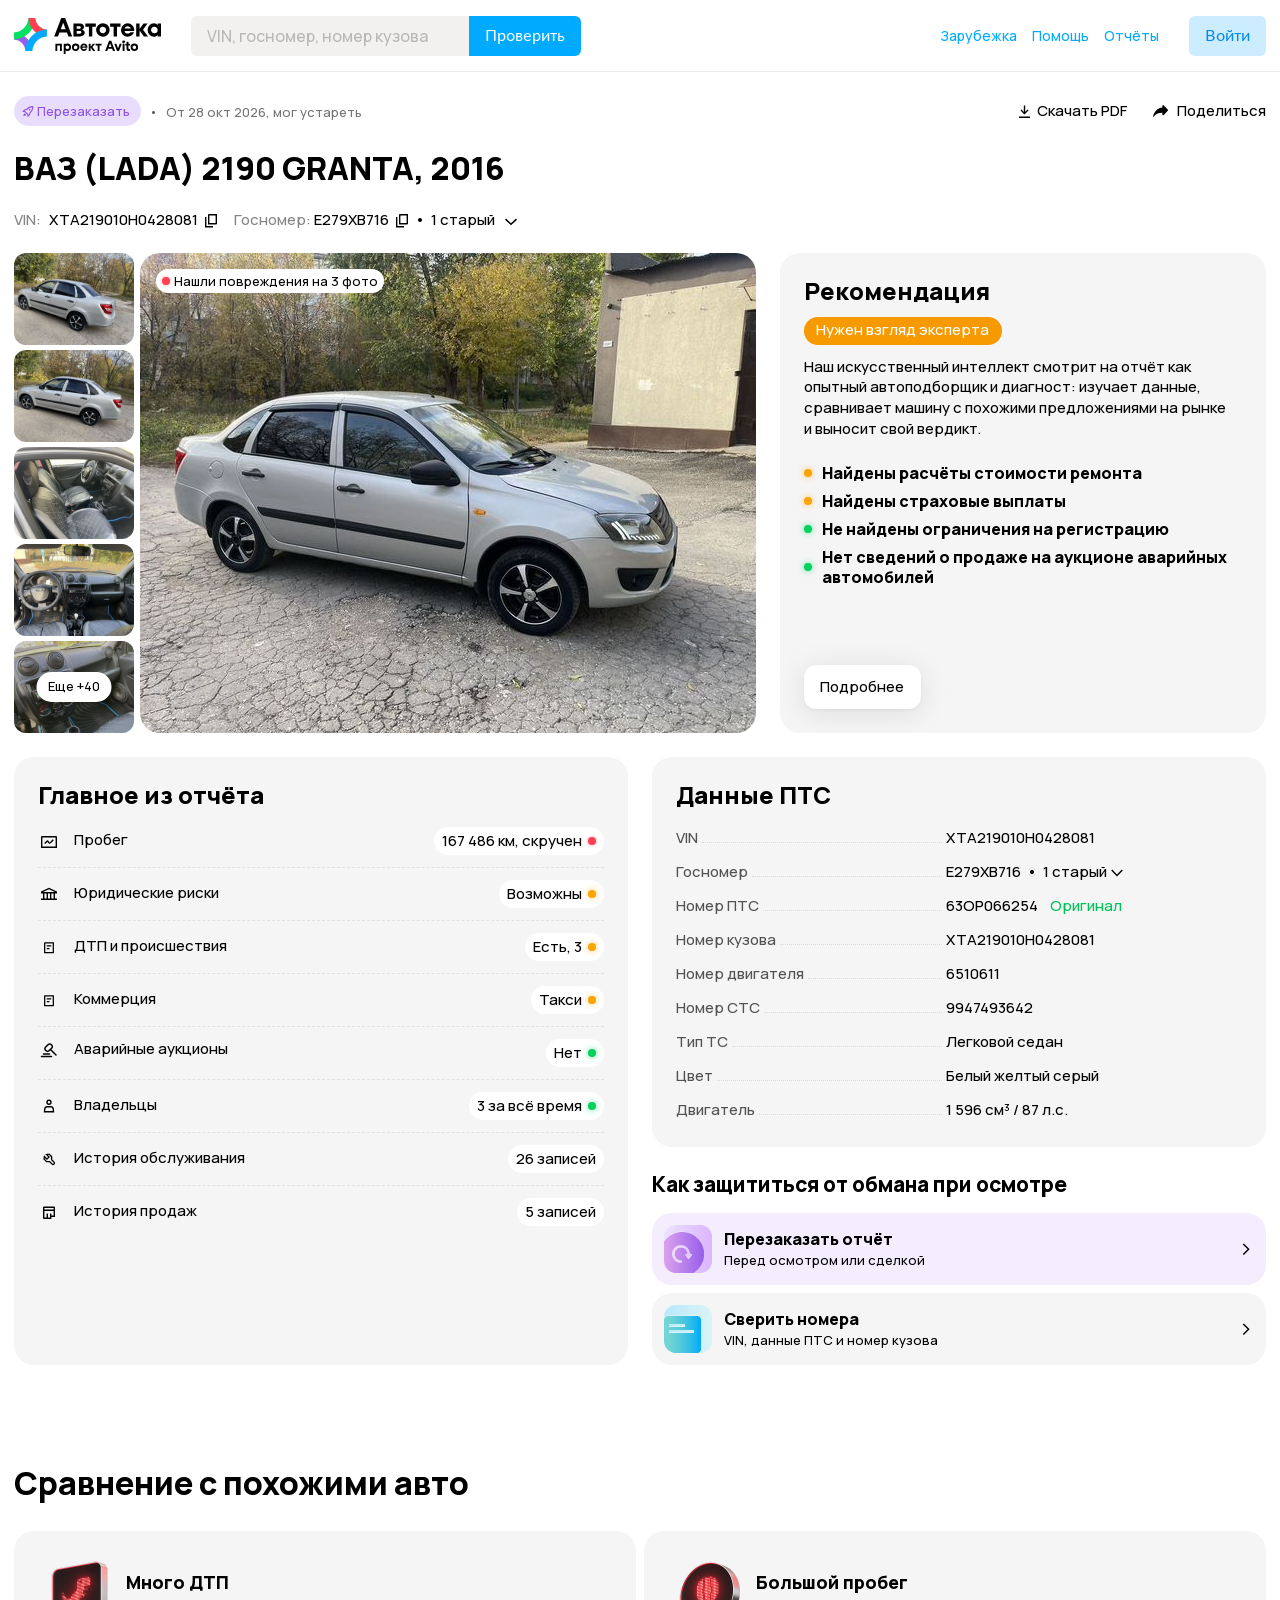
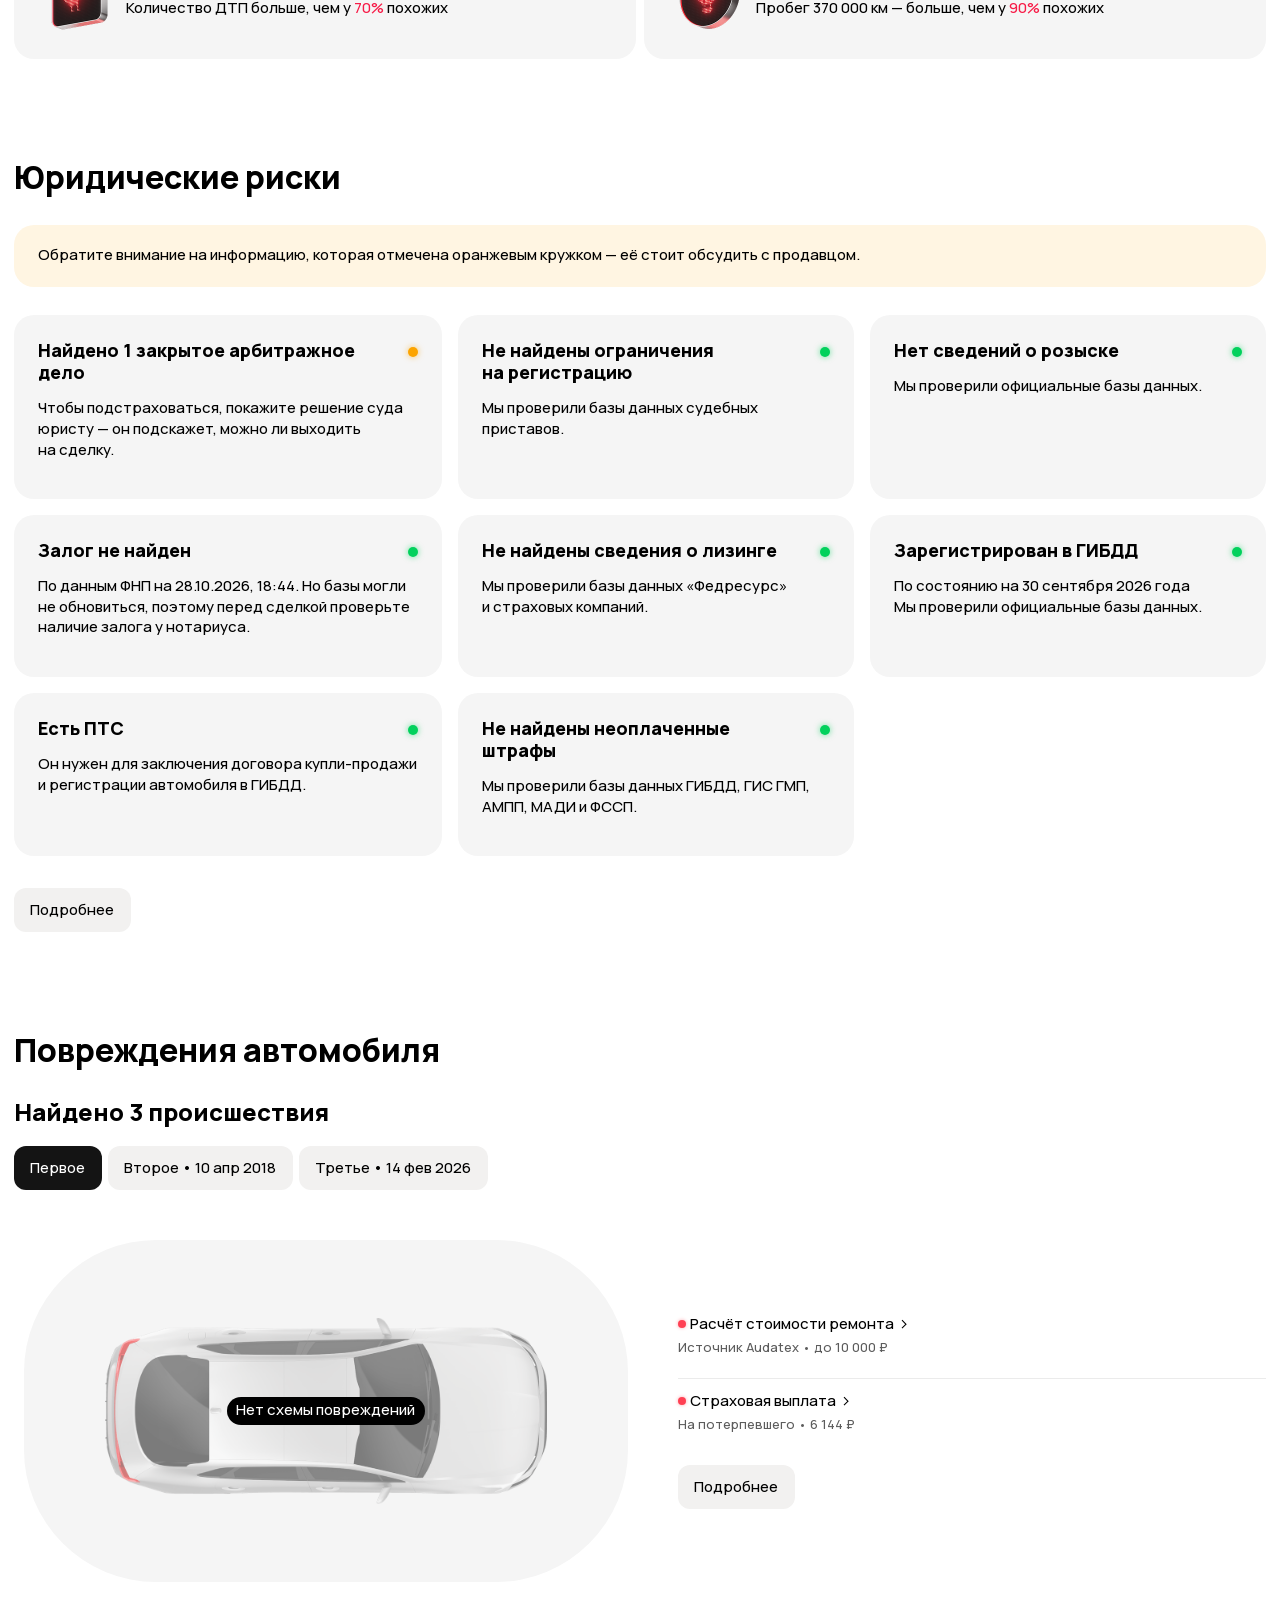
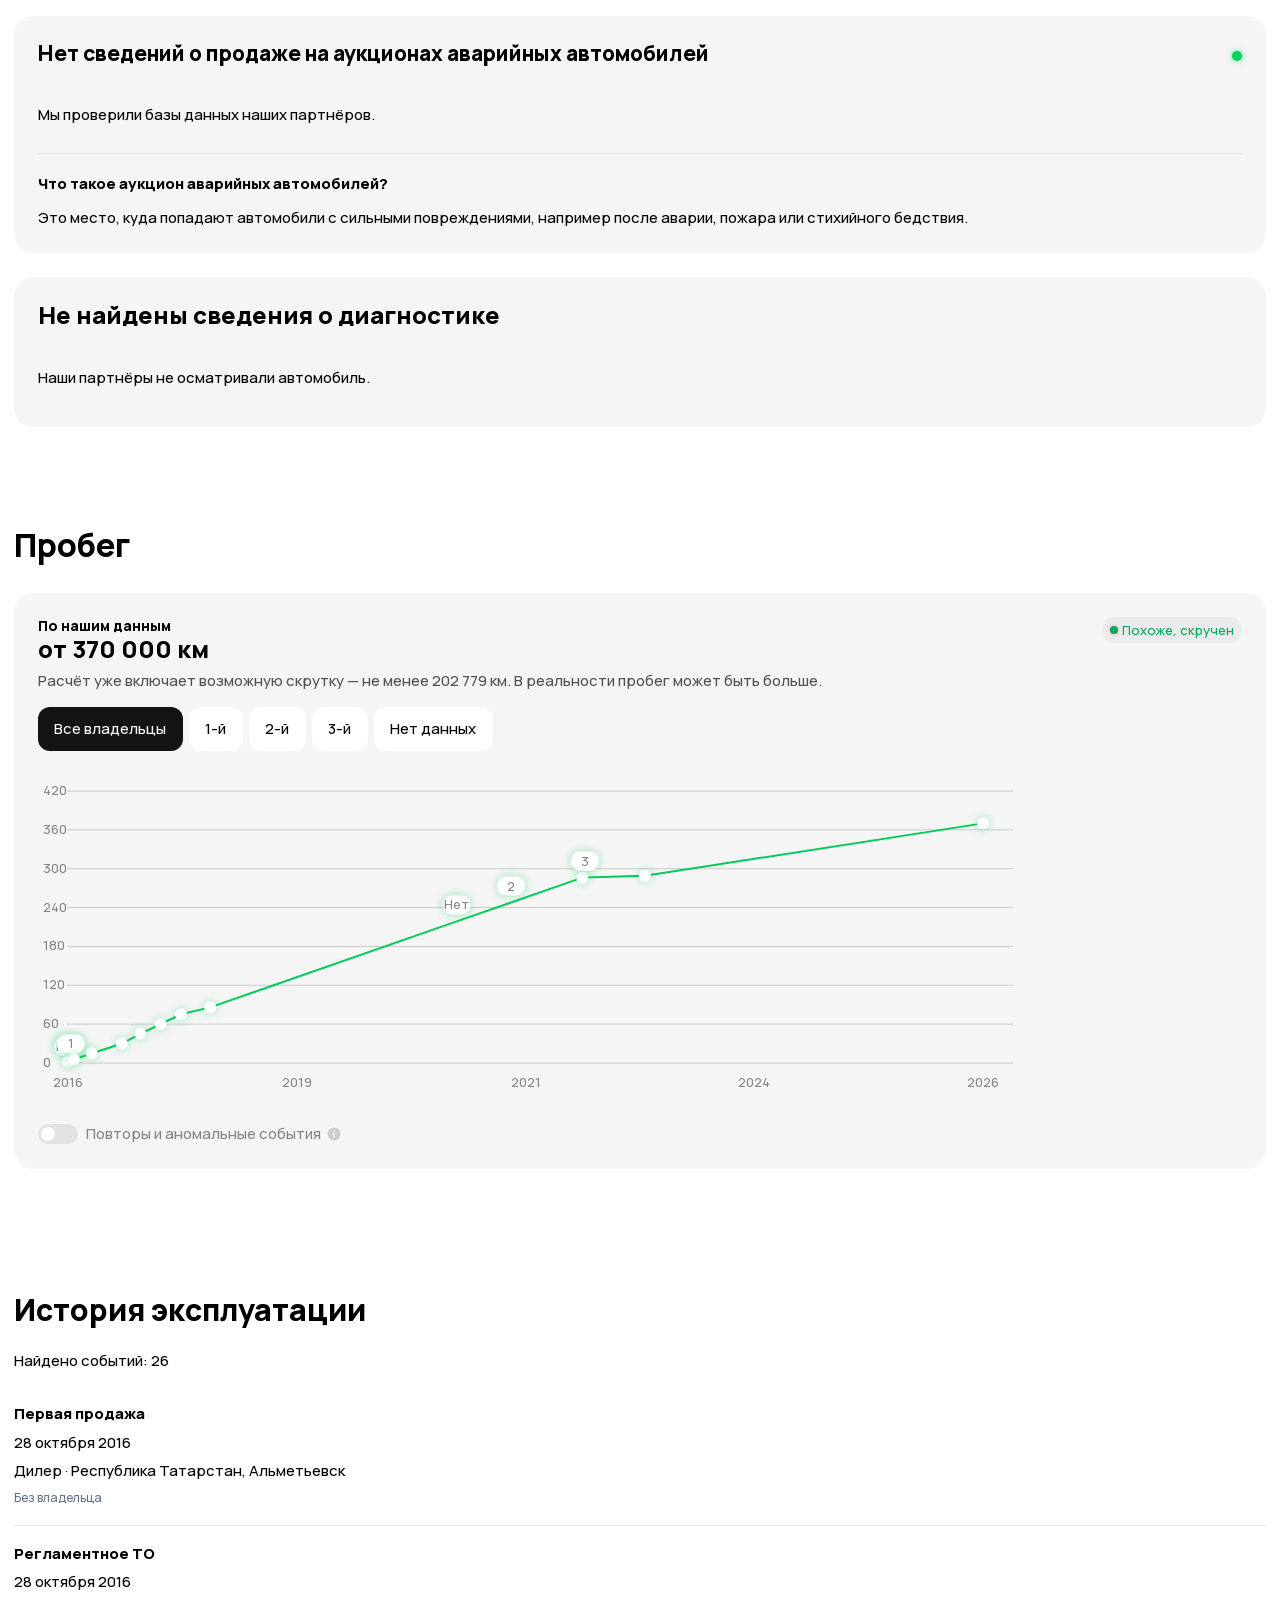
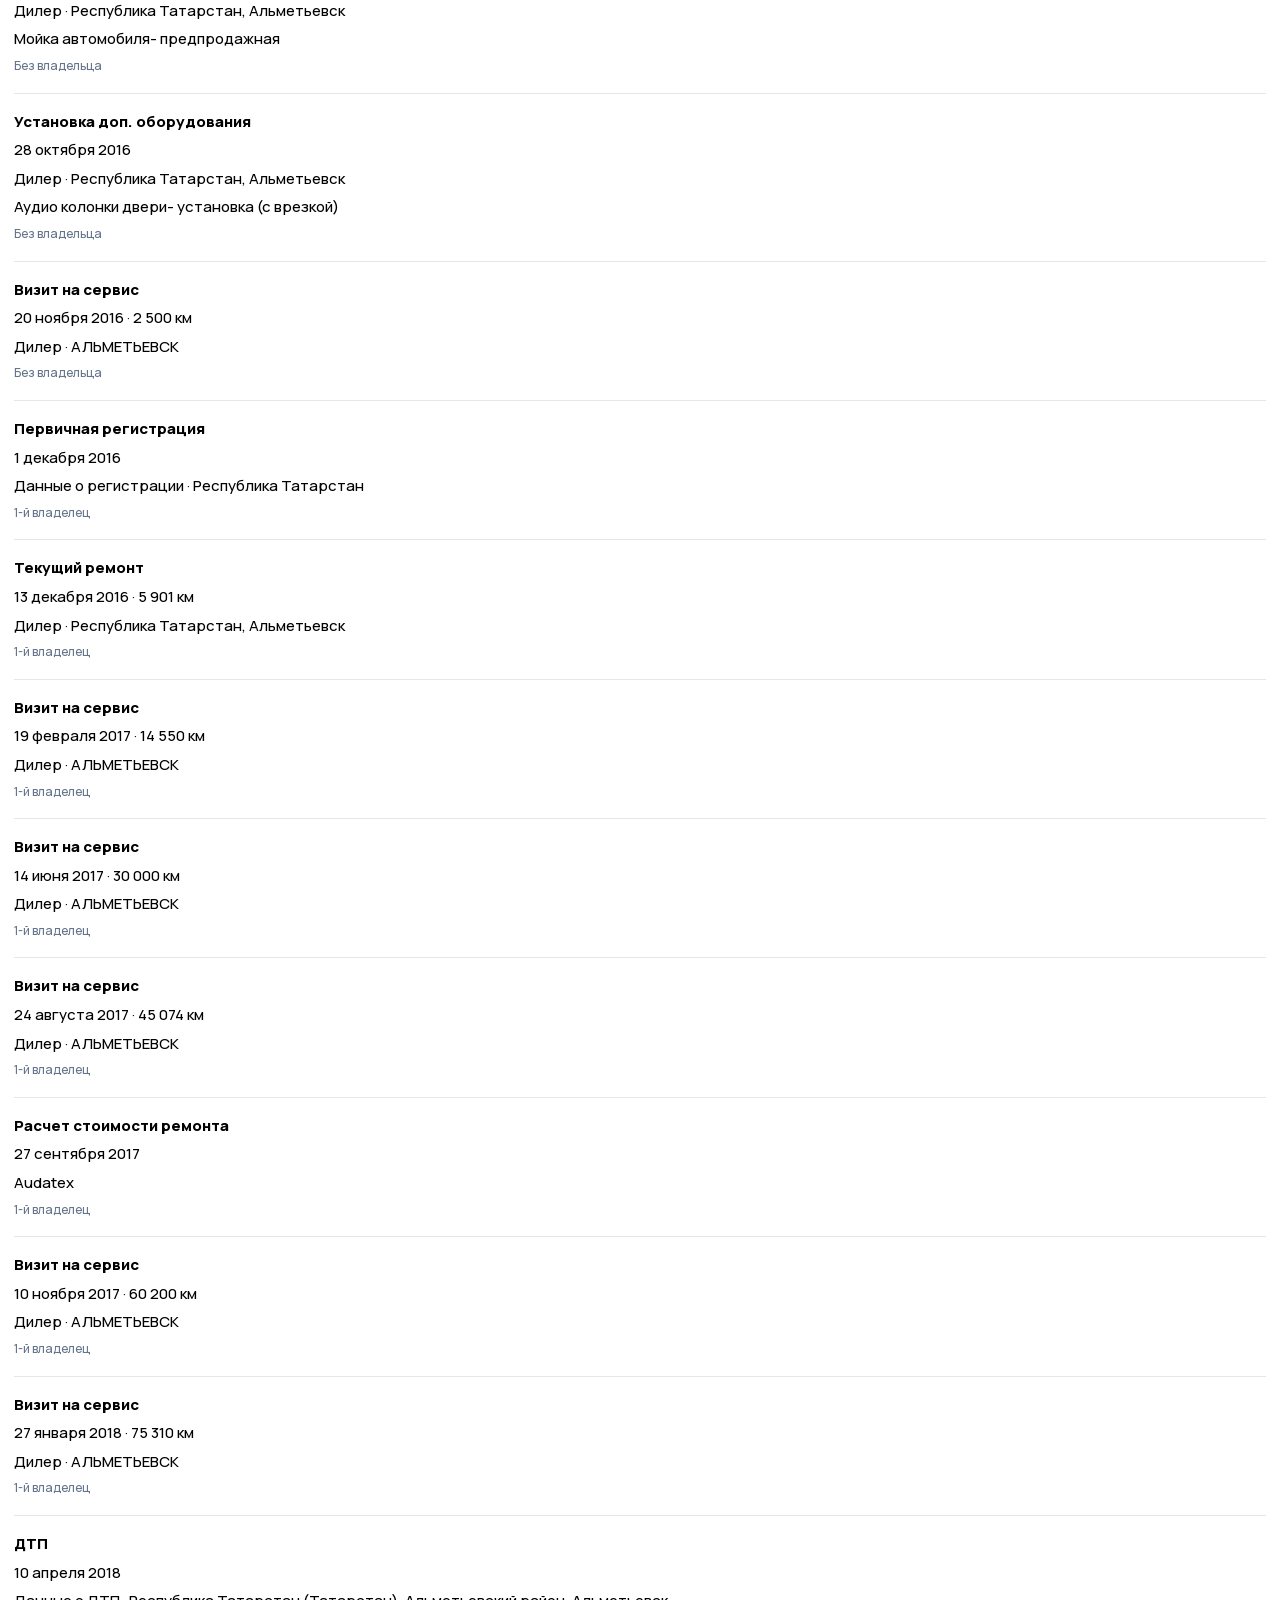
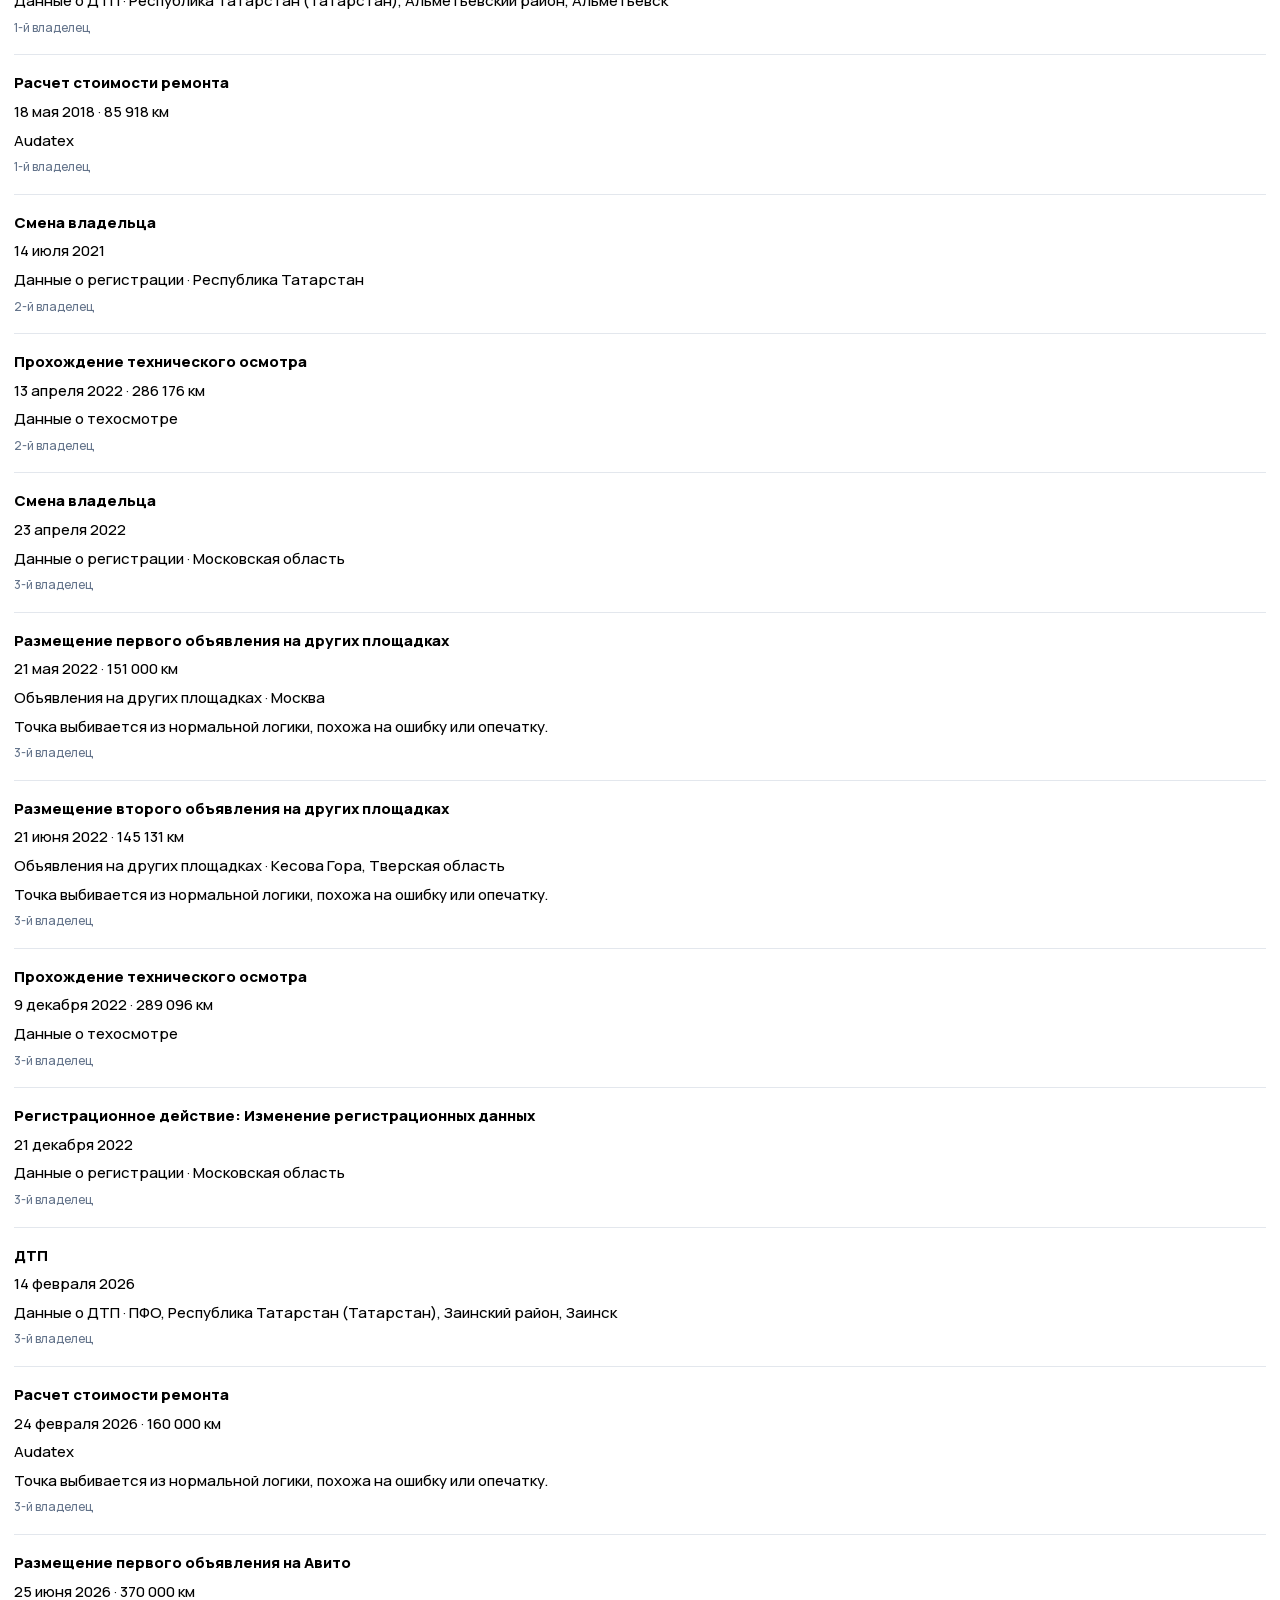
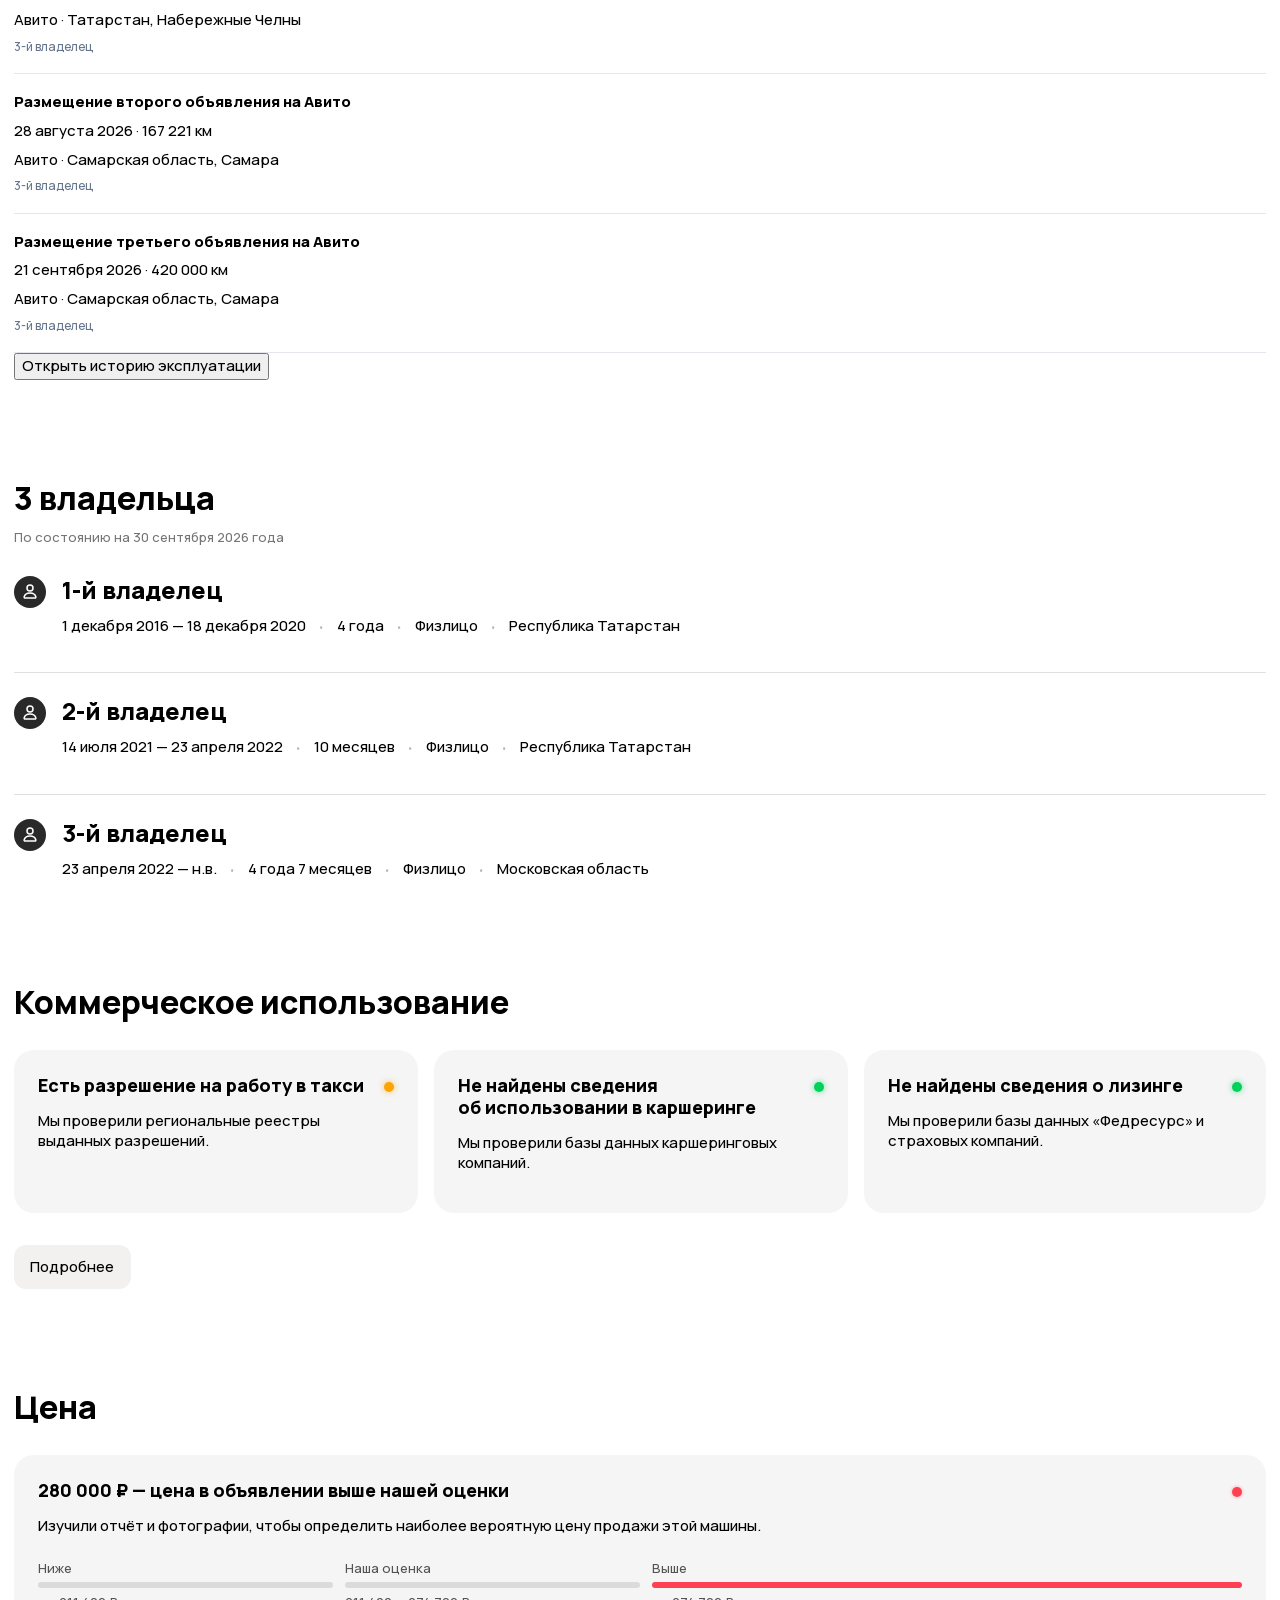
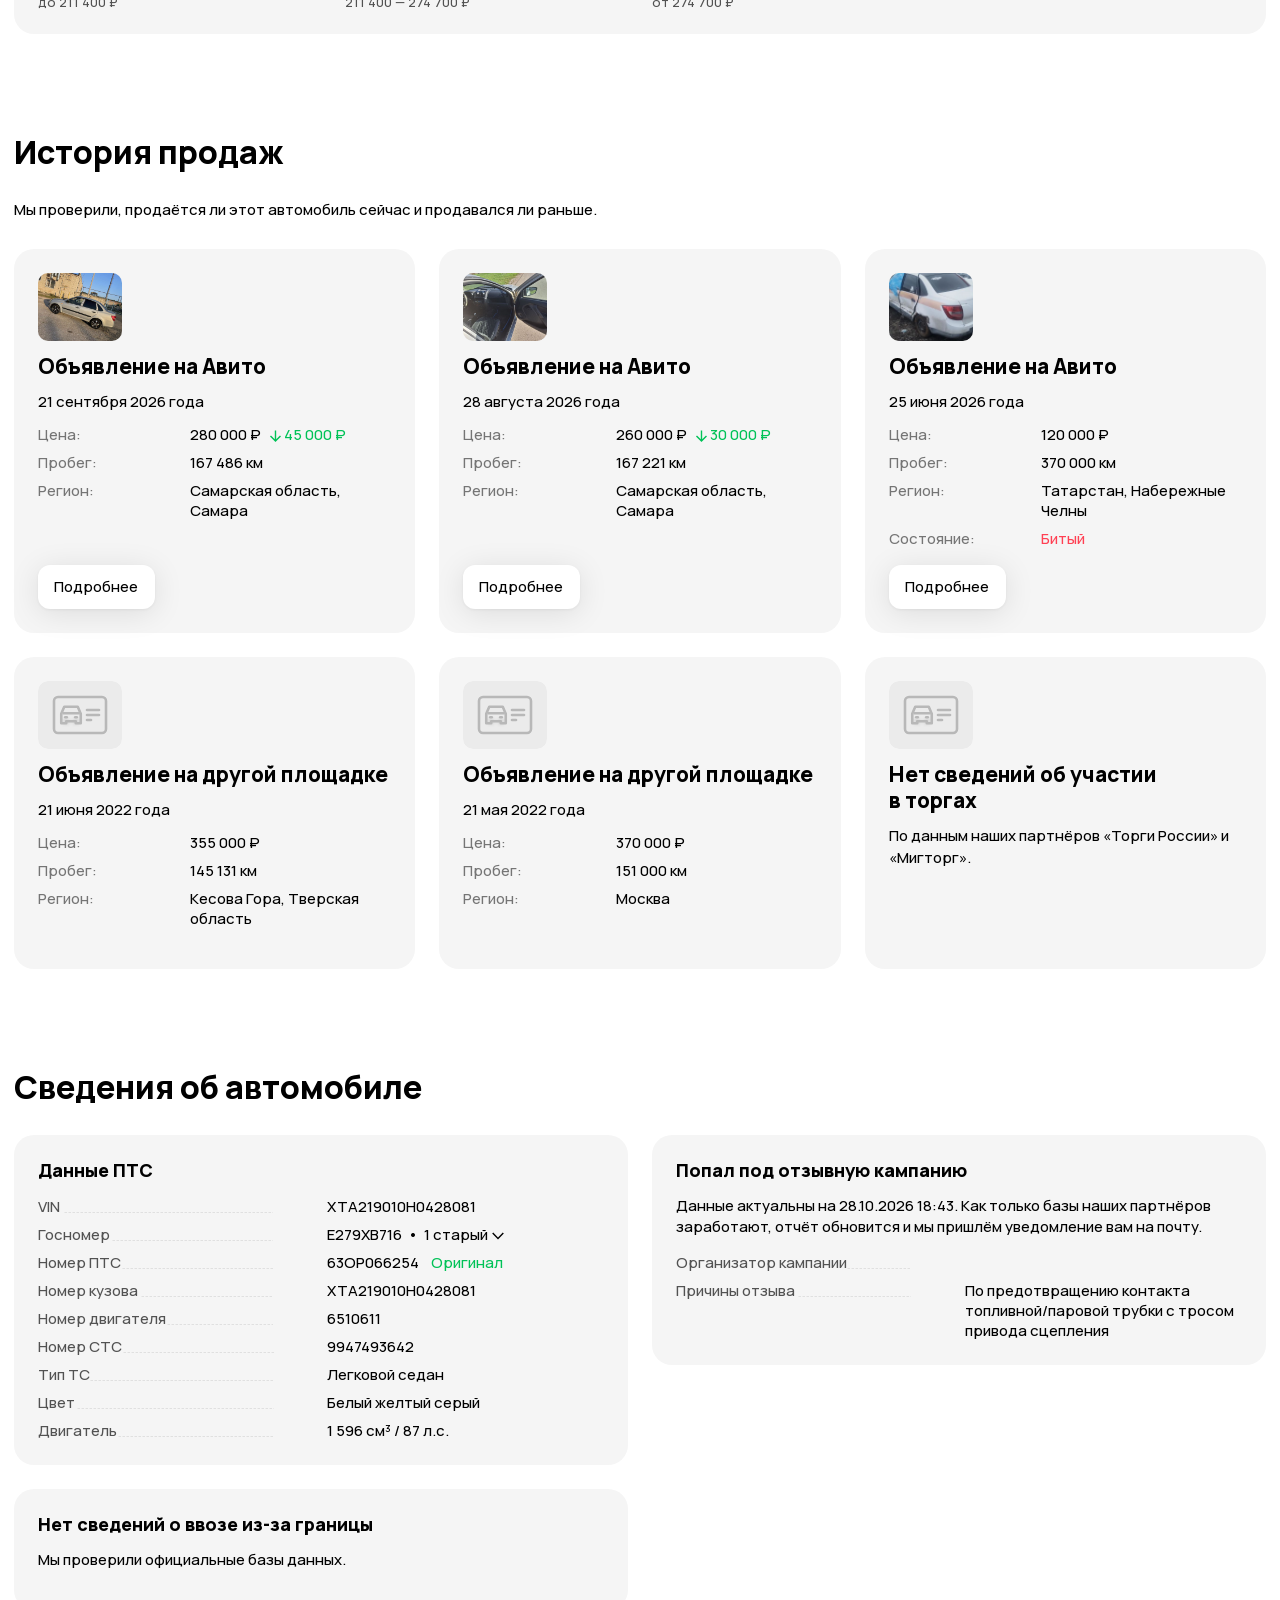
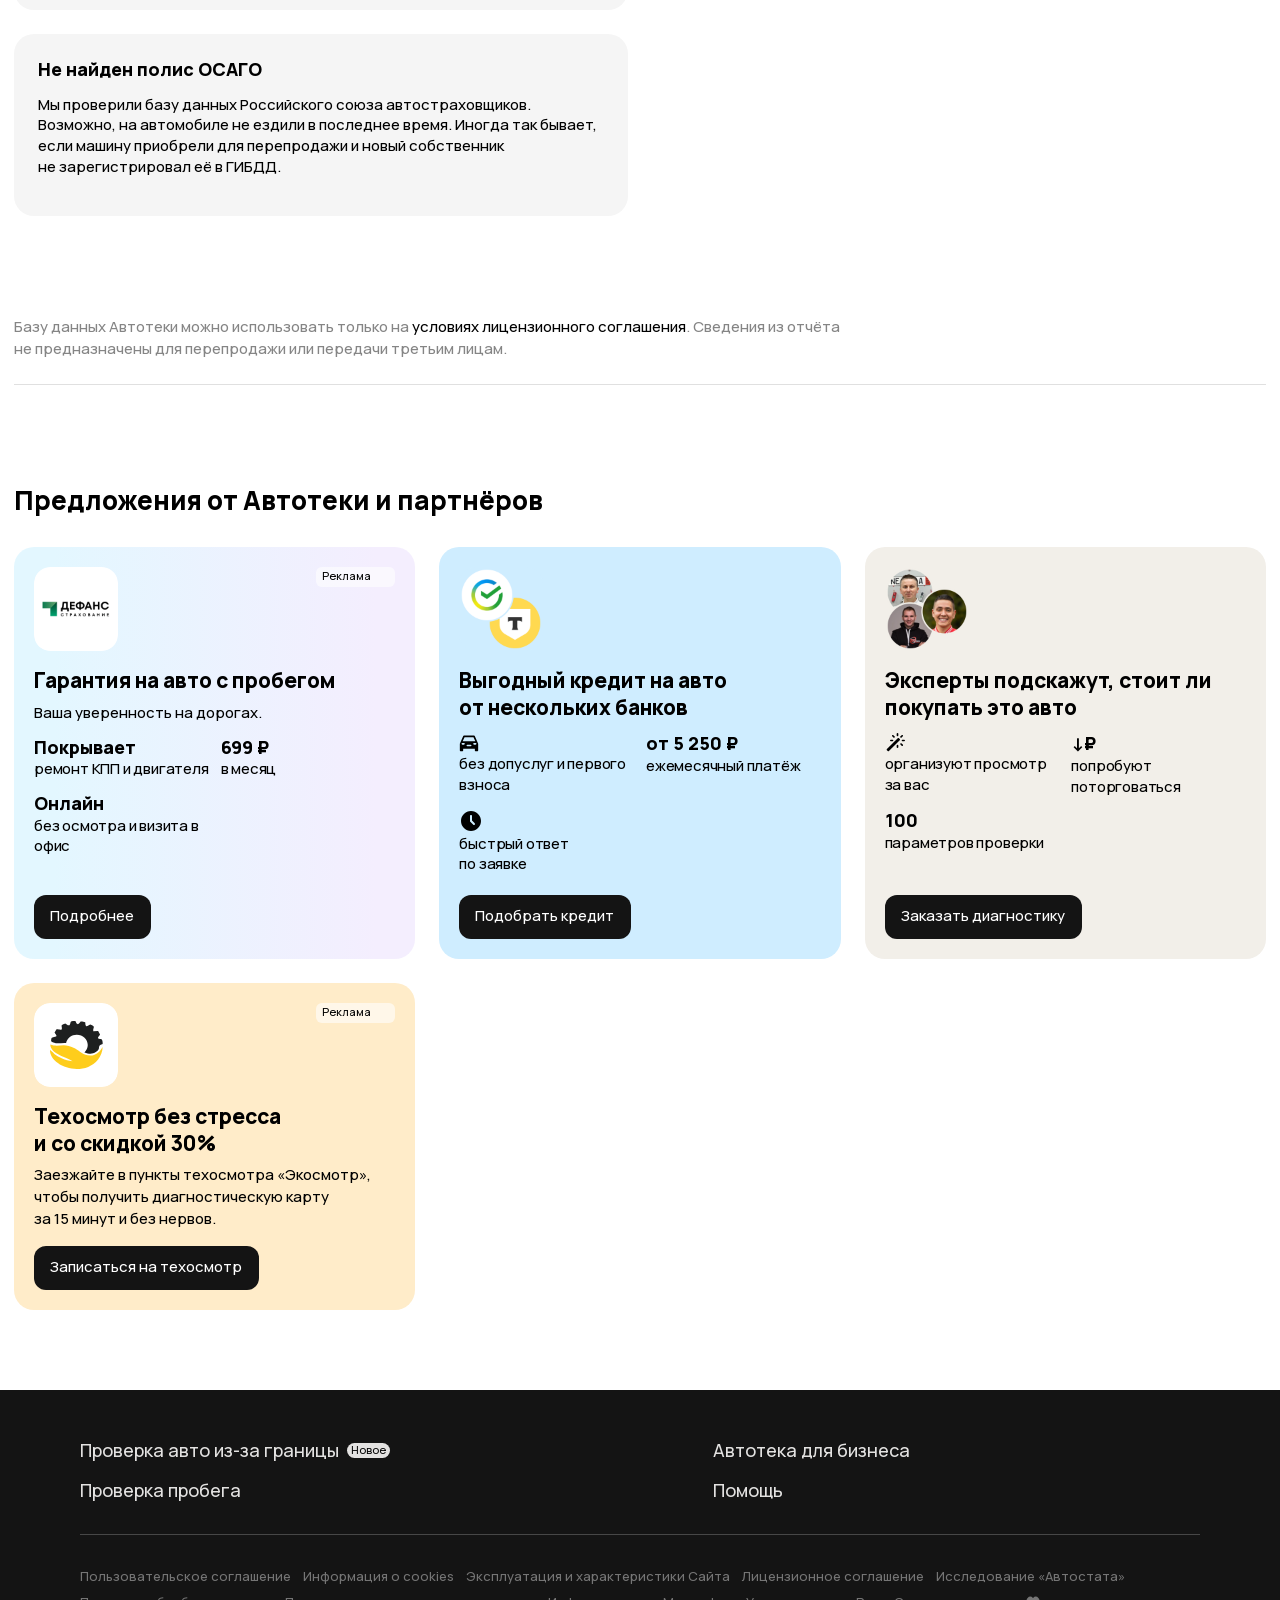
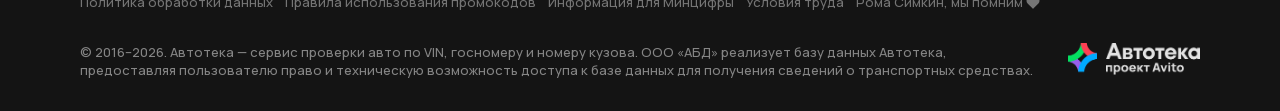
<file: Отчёт(ориг)_изменено.html>
<!DOCTYPE html>
<html lang="ru" prefix="og: https://ogp.me/ns#" style=""><head><meta http-equiv="Content-Type" content="text/html; charset=UTF-8"><meta http-equiv="origin-trial" content="A7vZI3v+Gz7JfuRolKNM4Aff6zaGuT7X0mf3wtoZTnKv6497cVMnhy03KDqX7kBz/q/[base64]"><title>Автотека - сервис проверки истории автомобиля по VIN</title><meta name="viewport" content="width=device-width,initial-scale=1,maximum-scale=1"><meta property="og:site_name" content="Автотека"><meta property="og:url" content="https://autoteka.ru"><meta property="og:type" content="website"><meta property="og:locale" content="ru_RU"><meta property="og:image" content="https://autoteka.ru/share/autoteka-logo-new.jpg"><meta name="yandex-verification" content="ef1f171645894fc7"><meta name="mailru-verification" content="f27eab5d05233ed2"><meta name="facebook-domain-verification" content="ubyv34esl04586h6bpd31jrwcgjadp"><link rel="stylesheet" href="assets/vendors.b1f71c02c743eacc423d.css"><style>#loader{position:relative;z-index:1;display:block;width:64px;height:64px;padding:0;margin:30vh auto 0;background:url('data:image/svg+xml,%3Csvg width="22" height="22" fill="none" xmlns="http://www.w3.org/2000/svg"%3E%3Cpath fill-rule="evenodd" clip-rule="evenodd" d="M22 21h-4l-2-4H6l-2 4H0L9 0h4l9 21Zm-7-7L11 4 7 14h8Z" fill="%23444"/%3E%3C/svg%3E') center/22px no-repeat scroll}#loader::before{content:'';position:absolute;top:0;left:0;z-index:-1;display:block;width:100%;height:100%;padding:0;margin:0;background:url('data:image/svg+xml,%3Csvg width="64" height="64" fill="none" xmlns="http://www.w3.org/2000/svg"%3E%3Cpath d="M32 1C14.88 1 1 14.88 1 32c0 17.12 13.88 31 31 31v1C14.327 64 0 49.673 0 32 0 14.327 14.327 0 32 0v1Z" fill="url(%23a)"/%3E%3Cpath d="M32 63c17.12 0 31-13.88 31-31C63 14.88 49.12 1 32 1V0c17.673 0 32 14.327 32 32 0 17.673-14.327 32-32 32v-1Z" fill="url(%23b)"/%3E%3Cdefs%3E%3ClinearGradient id="a" x1="32" y1="0" x2="32" y2="64" gradientUnits="userSpaceOnUse"%3E%3Cstop stop-color="%230AF"/%3E%3Cstop offset="1" stop-color="%230AF" stop-opacity=".5"/%3E%3C/linearGradient%3E%3ClinearGradient id="b" x1="48" y1="64" x2="48" y2="0" gradientUnits="userSpaceOnUse"%3E%3Cstop stop-color="%230AF" stop-opacity=".5"/%3E%3Cstop offset="1" stop-color="%230AF" stop-opacity="0"/%3E%3C/linearGradient%3E%3C/defs%3E%3C/svg%3E') center/contain no-repeat scroll;animation:2s linear 0s infinite normal both loader-spin}@keyframes loader-spin{from{transform:rotate(0)}to{transform:rotate(359.9deg)}}</style><style>.grecaptcha-badge{visibility:hidden}</style><link rel="stylesheet" type="text/css" href="assets/bootstrap.0809a516eac36d47f99b.css"><style type="text/css">.transform-component-module_wrapper__1_Fgj {
  position: relative;
  width: -moz-fit-content;
  width: fit-content;
  height: -moz-fit-content;
  height: fit-content;
  overflow: hidden;
  -webkit-touch-callout: none; /* iOS Safari */
  -webkit-user-select: none; /* Safari */
  -khtml-user-select: none; /* Konqueror HTML */
  -moz-user-select: none; /* Firefox */
  -ms-user-select: none; /* Internet Explorer/Edge */
  user-select: none;
  margin: 0;
  padding: 0;
}
.transform-component-module_content__2jYgh {
  display: flex;
  flex-wrap: wrap;
  width: -moz-fit-content;
  width: fit-content;
  height: -moz-fit-content;
  height: fit-content;
  margin: 0;
  padding: 0;
  transform-origin: 0% 0%;
}
.transform-component-module_content__2jYgh img {
  pointer-events: none;
}
</style><meta name="robots" content="noindex, follow, max-image-preview:large" data-react-helmet="true"><link rel="stylesheet" type="text/css" href="assets/AutotekaReportWeb.d7665c4e951db0e8.css"><style type="text/css">.transform-component-module_wrapper__7HFJe {
  position: relative;
  width: -moz-fit-content;
  width: fit-content;
  height: -moz-fit-content;
  height: fit-content;
  overflow: hidden;
  -webkit-touch-callout: none; /* iOS Safari */
  -webkit-user-select: none; /* Safari */
  -khtml-user-select: none; /* Konqueror HTML */
  -moz-user-select: none; /* Firefox */
  -ms-user-select: none; /* Internet Explorer/Edge */
  user-select: none;
  margin: 0;
  padding: 0;
}
.transform-component-module_content__uCDPE {
  display: flex;
  flex-wrap: wrap;
  width: -moz-fit-content;
  width: fit-content;
  height: -moz-fit-content;
  height: fit-content;
  margin: 0;
  padding: 0;
  transform-origin: 0% 0%;
}
.transform-component-module_content__uCDPE img {
  pointer-events: none;
}
</style><link rel="stylesheet" type="text/css" href="assets/mileage-chart.354b3fa1e7494ddb.css"><style>
.offline-dialog{border:0;border-radius:14px;padding:0;width:min(720px,calc(100vw - 32px));max-height:90vh;color:#171717;background:#fff;font:15px/1.45 Arial,sans-serif}
.offline-dialog::backdrop{background:#0009}
.offline-dialog>header{position:sticky;top:0;background:white;display:flex;justify-content:space-between;gap:12px;align-items:center;padding:14px 20px;border-bottom:1px solid #ddd}
.offline-dialog h2{font-size:20px;margin:0}.offline-dialog section{padding:16px 20px}.offline-dialog button{padding:8px 12px;cursor:pointer}
.offline-gallery{text-align:center}.offline-gallery img{display:block;width:100%;height:min(59vh,520px);object-fit:contain;background:#171717}
.offline-gallery nav{display:flex;justify-content:center;gap:12px}.offline-point{pointer-events:none;position:fixed;z-index:2147483647;max-width:min(290px,90vw);background:white;padding:10px;border-radius:8px;box-shadow:0 2px 12px #0004;font:14px/1.4 Arial,sans-serif}
[data-offline-point],[data-marker^="summary-"]{cursor:pointer}

[data-offline-muted]{opacity:.2}[aria-pressed=true]{outline:2px solid #1769e0;outline-offset:-2px}</style>
<style id="report-motion">
:root{--drawer-time:300ms;--gallery-time:240ms;--photo-time:300ms;--point-time:180ms;--graph-time:900ms;--motion-ease:ease-out}
.offline-dialog.report-drawer{position:fixed;inset:0 0 0 auto;margin:0;width:min(920px,96vw);height:100%;max-height:100%;border-radius:0}
.report-drawer[open]{animation:drawer-in var(--drawer-time) var(--motion-ease) both}
.offline-dialog[open]::backdrop{animation:fade-in var(--drawer-time) var(--motion-ease) both;background:#0006}
.report-drawer.report-closing{animation-name:drawer-out}
.offline-dialog.report-closing::backdrop{animation-name:fade-out}
.offline-dialog.report-full{inset:0;margin:0;max-width:none;max-height:none;width:100%;height:100%;border-radius:0}
.report-full[open]{animation:fade-in var(--gallery-time) var(--motion-ease) both}
.report-full.report-closing{animation-name:fade-out}
.report-full>header{z-index:1}
.report-grid{max-width:1272px;margin:auto;display:grid;grid-template-columns:repeat(4,minmax(0,1fr));gap:8px}
.report-grid button{border:0;padding:0;overflow:hidden;background:#eee;aspect-ratio:2/3}
.report-grid button:nth-child(6n+1),.report-grid button:nth-child(6n){grid-column:span 2;aspect-ratio:4/3}
.report-grid img{width:100%;height:100%;object-fit:cover;transition:opacity var(--gallery-time) var(--motion-ease)}
.report-grid button:hover img{opacity:.82}
.offline-gallery img{animation:photo-in var(--photo-time) var(--motion-ease) both}
.offline-gallery img[data-back]{--photo-offset:-32px}
.offline-point{animation:point-in var(--point-time) var(--motion-ease) both}
[data-draw-graph] .recharts-line-curve{animation:graph-in var(--graph-time) var(--motion-ease) both}
@keyframes drawer-in{from{transform:translateX(100%)}}
@keyframes drawer-out{to{transform:translateX(100%)}}
@keyframes fade-in{from{opacity:0}}
@keyframes fade-out{to{opacity:0}}
@keyframes photo-in{from{opacity:0;transform:translateX(var(--photo-offset,32px))}}
@keyframes point-in{from{opacity:0;transform:translateY(5px)}}
@keyframes graph-in{from{clip-path:inset(0 100% 0 0)}to{clip-path:inset(0)}}
@media(prefers-reduced-motion:reduce){.offline-dialog,.offline-dialog::backdrop,.offline-gallery img,.offline-point,[data-draw-graph] .recharts-line-curve{animation:none!important}.report-grid img{transition:none}}
</style><style>
.report-modal[open]{animation:fade-in var(--drawer-time) var(--motion-ease) both}
.report-modal.report-closing{animation-name:fade-out}
.report-modal{width:min(630px,94vw);border-radius:24px}
.report-modal input{width:100%;padding:12px;margin-bottom:12px}.report-modal h2{font-size:22px}
.offline-drawer>header{padding:28px 40px;border:0;z-index:3}
.offline-drawer>header h2{font-size:clamp(23px,4vw,32px)}
.offline-drawer>section{padding:12px 40px 40px}
.report-guide-image{width:100%;max-height:330px;object-fit:contain;background:#f2f2f2;border-radius:16px}
.report-note{background:#fcf3df;padding:20px;border-radius:16px;margin:0 0 20px}
.report-note h3,.report-timeline h3{margin:6px 0}
.report-rating{display:flex;margin:0 0 20px}.report-rating span{flex:1;border-top:12px solid #ff3858;text-align:center;padding:6px;font-size:11px}.report-rating span:nth-child(2){border-color:#f99000;background:#f99000;color:white}.report-rating span:nth-child(3){border-color:#ffb020}.report-rating span:nth-child(n+4){border-color:#00c85a}
.report-tabs{display:flex;overflow:auto;border-bottom:1px solid #ddd;gap:6px}.report-tabs button{border:0;background:white;white-space:nowrap}.report-tabs button[aria-pressed=true]{outline:none;border-bottom:3px solid black;font-weight:bold}
.report-key-value{display:grid;grid-template-columns:minmax(130px,190px) 1fr;gap:10px;padding:4px 0}.report-key-value>span:first-child,.report-muted{color:#777}
.report-timeline{margin:24px 0 0 8px;padding:0 0 0 24px;border-left:2px solid #dedede}.report-timeline article{position:relative;margin:0 0 32px}.report-timeline article::before{content:'';position:absolute;left:-30px;top:7px;background:#bfbfbf;border:2px solid white;border-radius:50%;width:10px;height:10px}.report-timeline summary{cursor:pointer;width:fit-content;background:#f1f1f1;border-radius:12px;padding:10px 14px;margin:12px 0}.report-mileage-tag{display:inline-block;background:#111;color:white;border-radius:16px;padding:2px 8px;margin-left:8px}
.report-action{display:block;padding:13px;background:#151515;color:white;text-align:center;border-radius:12px;text-decoration:none}
.report-copy-field{position:fixed;opacity:0;top:0}.report-toast{position:fixed;bottom:24px;left:50%;transform:translateX(-50%);background:#151515;color:white;padding:10px 18px;border-radius:12px;z-index:2147483647}
[data-marker="copy-to-clipboard"],[data-marker="regnumbers-target"],.repurchase-repurchase-item-gelZI{cursor:pointer}
.vehicle-damages-car-TGQl7{background-image:url(assets/9b5c3d87affbb4ed.png)!important;background-size:contain!important;background-position:center}
@media(width < 992px){.vehicle-damages-car-TGQl7{width:340px;height:157px;transform:translate(-50%,-50%) rotate(-90deg)!important}}
.vehicle-damages-badge-lLncj[hidden]{display:none!important}
.report-damage-pin{position:absolute;z-index:3;left:var(--x);top:var(--y);transform:translate(-50%,-50%);border:2px solid orange;border-radius:24px;min-width:12px;min-height:12px;background:white;box-shadow:0 0 8px orange;cursor:pointer;padding:0 2px}
@media(width >= 992px){.report-damage-pin{left:var(--dx);top:var(--dy)}}
.report-incident-row{padding:14px 0;border-bottom:1px solid #eee}.report-incident-row button{display:block;border:0;background:none;padding:0;color:inherit;cursor:pointer}.report-incident-row small{color:#555}
</style><style>
[data-report-pts] [class*="styles-module-line_dotted"]{display:none}
[data-report-pts]>div{display:grid;grid-template-columns:minmax(108px,46%) minmax(0,1fr);align-items:baseline;gap:10px;padding-block:3px}
[data-report-pts] dt,[data-report-pts] dd{grid-column:auto!important;margin:0;min-width:0;overflow-wrap:anywhere}
[data-report-pts] dd p{margin:0}
</style>
<style id="report-reference-style">
.offline-dialog{font-family:inherit}
.offline-dialog .report-close{position:absolute;right:16px;top:14px;width:32px;height:32px;border:0;border-radius:50%;background:transparent;color:#151515;padding:0;cursor:pointer}
.report-close::before,.report-close::after{content:'';position:absolute;top:15px;left:7px;width:18px;height:2px;background:currentColor;border-radius:1px;transform:rotate(45deg)}
.report-close::after{transform:rotate(-45deg)}
.report-close:hover{background:#0000000d}
.offline-drawer.report-drawer{width:min(984px,100vw);padding-left:64px;background:linear-gradient(to right,transparent 64px,white 64px);overflow-x:hidden}
.offline-drawer>header{padding:32px 40px 20px;min-height:84px;box-shadow:0 4px 12px #00000008}
.offline-drawer .report-close{left:-52px;right:auto;top:9px;color:white;width:42px;height:42px}
.offline-drawer .report-close::before,.offline-drawer .report-close::after{left:7px;top:20px;width:28px}
.offline-drawer .report-close:hover{background:#ffffff20}
.offline-drawer>section{background:white;min-height:calc(100% - 84px);padding:18px 40px 44px}
.offline-dialog[open]::backdrop{background:#0006}
.report-modal>header{display:block;border:0;padding:34px 52px 4px 40px}
.report-modal>section{padding:6px 40px 42px}
.report-modal .report-action{padding:15px;border-radius:16px;margin-top:24px}
.report-full>header{min-height:56px;padding-right:60px}
.report-sheet{position:fixed;inset:16px 0 0;margin:0 auto;width:min(480px,95vw);height:calc(100% - 16px);max-height:none;border-radius:24px 24px 0 0}
.report-sheet[open]{animation:sheet-in var(--drawer-time) var(--motion-ease) both}
.report-sheet.report-closing{animation-name:sheet-out}
@keyframes sheet-in{from{transform:translateY(25px);opacity:0}}
@keyframes sheet-out{to{transform:translateY(25px);opacity:0}}
.report-sheet>header{display:block;text-align:center;padding:30px 48px 12px;border:0;z-index:2}
.report-sheet>header::before{content:'';position:absolute;top:10px;left:calc(50% - 20px);width:40px;height:4px;background:#e9e8e7;border-radius:4px}
.report-sheet>header h2{font-size:16px}
.report-sheet>section{padding:8px 16px 32px}
.report-sheet .report-key-value{grid-template-columns:65px 1fr}
.report-sheet hr{border:0;border-top:1px solid #dedede;margin:18px 0}
.report-changelog{width:100%;table-layout:fixed;border-collapse:collapse;text-align:left;margin-top:14px}
.report-changelog th,.report-changelog td{border-bottom:1px solid #dedede;padding:9px 8px 9px 0;vertical-align:middle;overflow-wrap:anywhere}
.report-changelog th,.report-tabs button{color:#858585;font-weight:700}
.report-tabs button{padding:12px 2px;margin-right:10px}
.report-tabs button[aria-pressed=true]{color:#151515}
.report-price-down{color:#00a950}.report-price-up{color:#ff405b}
.report-tabs button[data-status]::after,.report-status-title[data-status]::before,.report-incident-row button::before{content:'';display:inline-block;width:7px;height:7px;border-radius:50%;background:var(--status-dot,#ffa000);vertical-align:super;margin-left:4px}
[data-status=ok]{--status-dot:#00cc5c}[data-status=warning]{--status-dot:#ffa000}[data-status=critical]{--status-dot:#ff405b}
.report-tabs button[data-status=""]::after,.report-status-title[data-status=""]::before{display:none}
.report-status-title{font-size:24px;margin:20px 0 10px}.report-status-title[data-status]::before{width:10px;height:10px;vertical-align:middle;margin:0 12px 3px 0;box-shadow:0 0 8px color-mix(in srgb,var(--status-dot,#ffa000),transparent 55%)}
.report-incident-row button::before{--status-dot:#ff405b;vertical-align:middle;margin:0 4px 2px 0}
[data-marker^="report/accident-tab-"][aria-pressed=true]:not(:focus-visible){outline:none}
.report-damage-edge{position:absolute;z-index:2;border:4px solid #ffa000;pointer-events:none}
.report-damage-edge span{position:absolute;white-space:nowrap;background:#ffa000;color:white;border-radius:20px;padding:2px 8px;font-weight:600}
.report-damage-edge.front{inset:0 0 auto;height:32%;border-bottom:0;border-radius:50% 50% 0 0/100% 100% 0 0}
.report-damage-edge.front span{left:50%;top:-4px;transform:translate(-50%,-50%)}
.report-damage-edge.rear{inset:auto 0 0;height:32%;border-top:0;border-radius:0 0 50% 50%/0 0 100% 100%}
.report-damage-edge.rear span{left:50%;bottom:-4px;transform:translate(-50%,50%)}
.report-damage-edge.left{left:0;top:31%;height:38%;border-width:0 0 0 4px}
.report-damage-edge.left span{left:-4px;top:50%;transform:translate(-50%,-50%) rotate(-90deg)}
.report-damage-pin.report-bottom-damage{background:#ff405b;color:white;border:0;box-shadow:none;white-space:nowrap;font-weight:600;padding:3px 8px}
@media(width >= 992px){
.report-damage-edge.front{inset:0 0 0 auto;height:auto;width:24%;border:4px solid #ffa000;border-left:0;border-radius:0 50% 50% 0/0 50% 50% 0}
.report-damage-edge.front span{left:auto;right:0;top:50%;transform:translate(50%,-50%)}
.report-damage-edge.rear{inset:0 auto 0 0;height:auto;width:24%;border:4px solid #ffa000;border-right:0;border-radius:50% 0 0 50%/50% 0 0 50%}
.report-damage-edge.rear span{left:0;top:50%;bottom:auto;transform:translate(-50%,-50%)}
.report-damage-edge.left{top:0;left:23%;width:54%;height:0;border-width:4px 0 0}
.report-damage-edge.left span{left:50%;top:-4px;transform:translate(-50%,-50%)}
.report-damage-pin.report-bottom-damage{left:50%;top:auto;bottom:6%}
}
.offline-point{pointer-events:auto;width:max-content;max-width:min(320px,calc(100vw - 16px));padding:16px 20px 20px;border-radius:20px;box-shadow:0 4px 24px #0002;font:inherit;line-height:1.45;max-height:calc(100vh - 16px);overflow:auto}
.offline-point>strong{display:block;font-size:16px}
.report-point-field{margin-top:10px}.report-point-field>span{color:#858585}
.offline-point button{display:block;width:100%;border:0;border-radius:10px;padding:7px 10px;margin-top:8px;cursor:pointer}
.offline-point button:first-of-type{background:#151515;color:white}
.report-owner-icon{position:relative;display:block;width:24px;height:24px;background:#fff;border-radius:50%;box-shadow:0 1px 9px #0001;margin-bottom:6px}
.report-owner-icon::before,.report-owner-icon::after{content:'';position:absolute;background:#151515;left:50%;transform:translateX(-50%)}
.report-owner-icon::before{width:5px;height:5px;top:5px;border-radius:50%}
.report-owner-icon::after{width:10px;height:5px;top:12px;border-radius:8px 8px 1px 1px}
.report-twist-field>div{color:#ff405b}
.report-timeline article h3{font-size:22px}.report-timeline article button{border:0;background:#f1f0ef;border-radius:12px;padding:12px 16px;cursor:pointer;margin-top:14px}
.report-mileage-tag.report-twisted{background:#ff405b}
@media(width < 600px){.offline-drawer.report-drawer{padding-left:44px;background:linear-gradient(to right,transparent 44px,white 44px)}.offline-drawer .report-close{left:-42px}.offline-drawer>header,.offline-drawer>section,.report-modal>section{padding-inline:16px}.report-modal>header{padding-left:16px}}
@media(prefers-reduced-motion:reduce){.report-sheet[open]{animation:none}}
</style>
<style id="report-layout-refinements">
.offline-dialog,.offline-point{font-family:Manrope,Arial,sans-serif;color:#0a0a0a;font-size:14px}
.offline-dialog.report-drawer{width:min(984px,calc(100vw - 44px));padding-left:64px;background:linear-gradient(to right,transparent 64px,white 64px)}
.offline-dialog.report-drawer>header{padding:30px 36px 16px;min-height:80px;border:none}
.offline-dialog.report-drawer>header h2{font-size:clamp(23px,3.2vw,32px);font-weight:750}
.offline-dialog.report-drawer>header>.report-close{left:-49px;right:auto;color:white}
.offline-dialog.report-drawer>section{padding:16px 36px 38px}
.report-tabs{scrollbar-width:none}.report-tabs::-webkit-scrollbar{display:none}
.report-tabs button{font:700 14px Manrope,Arial,sans-serif;padding:12px 1px;margin-right:5px}
.report-status-title{font-size:22px}
.report-key-value a{color:#00aaff;text-decoration:none}
.report-timeline{border:0;margin:20px 0 0;padding:0;--timeline-date:160px;position:relative}
.report-timeline::before{content:'';position:absolute;left:var(--timeline-date);top:0;bottom:0;border-left:1px solid #ddd}
.report-timeline article{display:grid;grid-template-columns:var(--timeline-date) minmax(0,1fr);gap:40px;padding-top:14px;margin-bottom:20px;scroll-margin-top:100px}
.report-timeline article::before{left:calc(var(--timeline-date) - 5px);top:24px;width:7px;height:7px}
.report-timeline article h3{font-size:19px;margin:0 0 5px}.report-timeline article button{font:inherit;padding:10px 14px}
.report-event-date .report-mileage-tag{display:table;margin:4px 0 0}
.report-timeline article.report-timeline-owner::before{display:none}
.report-timeline-owner>span{position:relative;justify-self:end;transform:translateX(50%);width:28px;height:28px;border-radius:50%;text-align:center;line-height:28px;background:#bfbfbf;color:white}
.report-timeline-owner p{margin:6px 0}
.report-old-numbers{position:fixed;z-index:2147483646;display:grid;padding:8px;background:white;border-radius:14px;box-shadow:0 6px 24px #0002;animation:point-in var(--point-time) var(--motion-ease) both}
.report-old-numbers button{padding:10px 4px;border:0;background:white;color:inherit;font:inherit;cursor:pointer}
[data-marker=regnumbers-target][aria-expanded=true] svg{transform:rotate(180deg)}
.report-chart-hidden{display:none!important}
.report-generated-chart{width:100%;height:100%;display:block}
.report-grid-line{stroke:#ccc;stroke-width:1}
.report-axis-label{font:13px Manrope,Arial,sans-serif;fill:#858585}
.report-chart-dot{filter:drop-shadow(0 0 5px #00cc5c66)}
.report-chart-dot.anomaly,.report-chart-dot.duplicate{filter:drop-shadow(0 0 5px #0003)}
.report-chart-dot.twisted{filter:drop-shadow(0 0 5px #ff405b66)}
#new-mileage-chart button[aria-pressed=true]:not(:focus-visible){outline:none}
.offline-point.report-point-leaving{pointer-events:none;animation:point-out var(--point-time) var(--motion-ease) both}
@keyframes point-out{to{opacity:0;transform:translateY(5px)}}
.report-grid-window>header{display:flex;align-items:center;min-height:70px}
.report-grid-window>header h2,.report-photo-window>header h2{position:absolute;clip-path:inset(50%);width:1px;height:1px;overflow:hidden}
.report-grid-filter{border:0;background:white;color:inherit;font:inherit;max-width:70%}
.report-grid-window>section{padding:0 0 12px}
.report-grid [hidden]{display:none}
.offline-dialog.report-photo-window{background:#000;color:white;overflow:hidden}
.report-photo-window>header{position:absolute;inset:0 0 auto;background:transparent;border:0;z-index:3}
.report-photo-window .report-close{color:#fff;right:3vw;top:3vh}
.report-return-grid{position:absolute;left:3vw;top:3vh;border:0;border-radius:18px;background:#ffffff24;color:#fff;font:inherit}
.report-photo-window .offline-gallery{height:100%;padding:0;display:grid;grid-template-rows:minmax(0,1fr) auto auto;align-items:center}
.report-photo-stage{position:relative;width:78%;height:100%;margin:auto;display:grid;place-items:center;padding-top:55px}
.report-photo-stage img{max-width:100%;max-height:100%;width:auto;height:auto;background:#000;object-fit:contain}
.report-photo-date{position:absolute;bottom:12px;left:12px;background:#0009;color:white;border-radius:15px;padding:5px 8px;font-size:12px}
.report-photo-date:empty{display:none}
.report-photo-window .offline-gallery nav{position:absolute;inset:0;pointer-events:none;align-items:center;justify-content:space-between;padding:0 4%}
.report-photo-window nav button{pointer-events:auto;border:0;border-radius:50%;width:46px;height:46px;padding:0;font:28px/1 Arial;background:white;color:black;z-index:2}
.report-photo-strip{position:relative;display:flex;gap:6px;overflow:auto;scrollbar-width:none;padding:0 4% 18px;min-width:0}
.report-photo-strip button{flex:0 0 112px;height:74px;border:1px solid transparent;padding:0;border-radius:5px;overflow:hidden;background:#111}
.report-photo-strip button[aria-pressed=true]{border-color:white;outline:none}
.report-photo-strip img{width:100%;height:100%;object-fit:cover;animation:none}
@media(760px <= width < 992px){
.desktop-damages-damage-_tJlu{flex-direction:row;align-items:center;gap:32px}
.desktop-damages-damage-map-Gimxq{margin:0;flex:0 0 60%;min-width:0}
.vehicle-damages-wrapper-Lu6EZ{width:100%}
.vehicle-damages-root-xIW39{width:100%;height:auto;aspect-ratio:1.75}
.vehicle-damages-vehicle-JtGIC.vehicle-damages-car-TGQl7{width:75%;height:60%;transform:translate(-50%,-50%)!important}
.report-damage-pin{left:var(--dx);top:var(--dy)}
.report-damage-edge.front{inset:0 0 0 auto;height:auto;width:24%;border:4px solid #ffa000;border-left:0;border-radius:0 100% 100% 0/0 50% 50% 0}
.report-damage-edge.front span{left:auto;right:-4px;top:50%;transform:translate(50%,-50%) rotate(90deg)}
.report-damage-edge.rear{inset:0 auto 0 0;height:auto;width:24%;border:4px solid #ffa000;border-right:0;border-radius:100% 0 0 100%/50% 0 0 50%}
.report-damage-edge.rear span{left:-4px;top:50%;bottom:auto;transform:translate(-50%,-50%) rotate(-90deg)}
.report-damage-edge.left{top:0;left:23%;width:54%;height:0;border-width:4px 0 0}
.report-damage-edge.left span{left:50%;top:-4px;transform:translate(-50%,-50%)}
.report-damage-pin.report-bottom-damage{left:50%;top:84%}
}
@media(width < 620px){
.offline-dialog.report-drawer{width:100vw;padding-left:44px;background:linear-gradient(to right,transparent 44px,white 44px)}
.offline-dialog.report-drawer>header,.offline-dialog.report-drawer>section{padding-inline:16px}
.offline-dialog.report-drawer>header>.report-close{left:-42px}
.report-timeline{--timeline-date:0px;padding-left:16px}.report-timeline article{grid-template-columns:1fr;gap:4px}.report-timeline article::before{left:-21px}.report-timeline-owner>span{position:absolute;left:-30px;transform:none}
}
@media(prefers-reduced-motion:reduce){.offline-point.report-point-leaving{animation:none;visibility:hidden}}
</style><style>
[data-marker="report/block-legalPurity"] [data-marker$="-card"],[data-marker="report/block-commercialUse"] [data-marker$="-card"]{cursor:pointer}
.offline-dialog h2,.offline-dialog h3{font-family:Manrope,Arial,sans-serif}
.report-recommendation h3{font-size:22px;margin:28px 0 12px}.report-recommendation .report-note h3{margin-top:0}.report-recommendation .report-note{background:#ffedcd}
.report-rating span{border-right:2px solid white}.report-rating span:first-child{border-top-left-radius:9px}.report-rating span:last-child{border-top-right-radius:9px;border-right:0}.report-rating span:nth-child(2){border-radius:0 0 12px 12px;font-weight:700}
.report-rating-car{display:block!important;width:21px;height:15px;border:2px solid white!important;border-radius:6px!important;margin:0 auto 5px;padding:0!important;background:linear-gradient(transparent 45%,white 45% 56%,transparent 56%)}
.report-rec-item{position:relative;margin:10px 0}.report-rec-item[data-status]{padding-left:18px}.report-rec-item[data-status]::before{content:'';width:8px;height:8px;border-radius:50%;background:var(--status-dot,#ffa000);position:absolute;left:0;top:6px}.report-rec-item p{margin:3px 0 0}
.report-incident-map{width:min(100%,600px);aspect-ratio:1.75;position:relative;border:3px solid #ffa000;background:#f3f3f3;border-radius:24% / 42%;margin:0 0 16px;display:grid;place-items:center}.report-incident-map img{width:75%;height:67%;object-fit:contain}
.report-detail-pin{position:absolute;transform:translate(-50%,-50%);width:10px;height:10px;background:white;border-radius:50%;box-shadow:0 0 7px 2px orange}.report-detail-pin.report-bottom{background:#ff405b;color:white;width:auto;height:auto;box-shadow:none;border-radius:12px;padding:2px 7px;white-space:nowrap}
.report-incident-note{border-radius:16px;background:#e4f5ff;padding:18px}.report-incident-window summary{font-weight:700;cursor:pointer;margin:18px 0}.report-incident-window details p{margin:8px 0}
.report-history-logo{float:right;width:105px;max-width:28%;margin:6px 0 4px 10px}
.offline-dialog.report-listing-history,.offline-dialog.report-sheet.report-incident-window{inset:0;margin:auto;width:min(900px,90vw);height:74vh;max-height:calc(100vh - 32px);border-radius:24px}
.report-listing-history>header,.report-sheet.report-incident-window>header{text-align:left;padding:28px 40px 14px}.report-listing-history>header::before,.report-sheet.report-incident-window>header::before{display:none}.report-listing-history>header h2{font-size:24px}
.report-listing-history>section,.report-sheet.report-incident-window>section{padding:8px 40px 30px}.report-changelog .report-price-down,.report-changelog .report-price-up{display:inline;margin-left:7px}
.report-listing-entry{padding:18px 0;border-bottom:1px solid #ddd}.report-listing-entry h3{margin:3px 0 10px}.report-listing-photos{display:flex;overflow:auto;gap:2px}.report-listing-photos figure{flex:0 0 132px;height:110px;position:relative;margin:0}.report-listing-photos img{width:100%;height:100%;object-fit:cover}.report-listing-photos figcaption{position:absolute;bottom:5px;left:5px;background:#ff405b;color:white;border-radius:5px;padding:2px 5px}.report-listing-photos figcaption[data-change=Добавлено]{background:#008f46}
.report-listing-description{white-space:pre-wrap}.report-listing-values{display:grid;grid-template-columns:repeat(3,minmax(0,1fr));gap:8px;margin-top:10px}.report-listing-values strong{color:#858585}.report-listing-values p{margin:5px 0}
.report-check-numbers{max-height:calc(100vh - 30px)}.report-check-numbers h3{font-size:18px;margin:18px 0 6px}.report-check-numbers p{margin:6px 0 10px}.report-check-numbers .report-guide-image{display:block;height:190px;object-fit:contain;padding:12px 16%}.report-check-numbers .report-guide-image:first-of-type{height:325px;padding:14px 18% 0}
</style><style id="recommendation-reference">
.offline-dialog.report-drawer.report-recommendation-window{width:min(984px,100vw);box-sizing:border-box;overflow-y:auto;scrollbar-gutter:stable;padding-left:64px}
.offline-dialog.report-drawer.report-recommendation-window>header{box-sizing:border-box;min-height:0;padding:32px 40px 16px;box-shadow:none}
.offline-dialog.report-drawer.report-recommendation-window>header h2{font-size:32px;line-height:40px;margin:0}
.offline-dialog.report-drawer.report-recommendation-window>section{box-sizing:border-box;padding:0 58px 40px 40px;font-size:15px;line-height:22px}
.report-recommendation .report-rating{display:grid;grid-template-columns:repeat(5,minmax(0,1fr));gap:2px;margin:0 0 20px;align-items:start}
.report-recommendation .report-rating>span{box-sizing:border-box;position:relative;border:0;padding:24px 3px 0;border-radius:0;background:transparent;color:#0a0a0a;font-size:11px;line-height:15px;min-height:60px}
.report-recommendation .report-rating>span::before{content:'';position:absolute;inset:0 0 auto;height:16px;background:var(--segment)}
.report-recommendation .report-rating>span:nth-child(1){--segment:#ff405b}
.report-recommendation .report-rating>span:nth-child(1)::before{border-radius:8px 0 0 8px}
.report-recommendation .report-rating>span:nth-child(2){background:#f99000;border-radius:0 0 12px 12px;color:white;padding-top:10px}
.report-recommendation .report-rating>span:nth-child(2)::before{display:none}
.report-recommendation .report-rating>span:nth-child(3){--segment:#ffad20}
.report-recommendation .report-rating>span:nth-child(4){--segment:#00cc5c}
.report-recommendation .report-rating>span:nth-child(5){--segment:#00bd54}
.report-recommendation .report-rating>span:nth-child(5)::before{border-radius:0 8px 8px 0}
.report-recommendation .report-rating-car{box-sizing:border-box;width:24px;height:24px;border:0!important;border-radius:0!important;background:url("[data-uri]") center/contain no-repeat!important;margin:0 auto 4px}
.report-recommendation .report-note{padding:20px 24px 28px;margin:0 0 38px;border-radius:20px}
.report-recommendation .report-note p{margin:10px 0 0}
.report-recommendation h3{font-size:24px;line-height:32px;margin:0 0 10px}
.report-recommendation .report-rec-item+h3{margin-top:56px}
@media(width<700px){.offline-dialog.report-drawer.report-recommendation-window{padding-left:44px}.offline-dialog.report-drawer.report-recommendation-window>header,.offline-dialog.report-drawer.report-recommendation-window>section{padding-inline:16px}.offline-dialog.report-drawer.report-recommendation-window>header h2{font-size:23px;line-height:30px}.report-recommendation .report-rating>span{font-size:9px;line-height:12px;overflow-wrap:anywhere}}
</style><style id="report-history-layout">
.offline-dialog.report-drawer.report-history-window{width:min(984px,100vw);box-sizing:border-box;overflow:hidden}
.report-history-window[open]{display:flex;flex-direction:column}
.offline-dialog.report-drawer.report-history-window>header{position:relative;flex:none;z-index:4;min-height:92px;box-sizing:border-box;background:#fff;padding:32px 40px 20px;box-shadow:0 4px 12px #0000000d}
.offline-dialog.report-drawer.report-history-window>section{flex:1;min-height:0;overflow-y:auto;overscroll-behavior:contain;padding-inline:40px}
.report-listing-history .report-listing-photos{overflow:visible;flex-wrap:wrap;gap:1px;width:fit-content;max-width:100%;border-radius:9px;margin:12px 0 14px}
.report-listing-history .report-listing-photos figure{flex:0 0 min(132px,18vw);height:116px;overflow:hidden}
.report-listing-photos figure:first-child{border-radius:9px 0 0 9px}.report-listing-photos figure:last-child{border-radius:0 9px 9px 0}
.report-listing-photos figure .report-listing-more{position:absolute;inset:0;background:#000a;border:0;color:white;font:700 20px Manrope,Arial,sans-serif;cursor:pointer;width:100%}
.report-listing-photos figcaption{left:50%;bottom:7px;transform:translateX(-50%);white-space:nowrap;padding:5px 9px;font-size:12px;font-weight:700}
.report-listing-photos figcaption[data-change="Удалено"]::before{content:'×';display:inline-block;border-radius:50%;background:white;color:#ff405b;font:700 10px/11px Arial;width:11px;text-align:center;margin-right:4px}
.report-description-preview{white-space:pre-line;display:-webkit-box;-webkit-box-orient:vertical;-webkit-line-clamp:2;overflow:hidden;margin:4px 0}
.report-description-details summary{color:#858585;cursor:pointer}.report-listing-entry:has(.report-description-details[open]) .report-description-preview{display:none}
@media(width<620px){.offline-dialog.report-drawer.report-history-window>header,.offline-dialog.report-drawer.report-history-window>section{padding-inline:16px}}
</style><style id="listing-history-type">
.offline-dialog.report-listing-history{font-family:Manrope,Arial,sans-serif;font-size:15px;line-height:22px}
.report-listing-history .report-listing-entry h3{font:750 22px/28px Manrope,Arial,sans-serif;margin:4px 0 14px}
.report-listing-history .report-description-changed{display:table;background:#ffe386;padding:0 4px;border-radius:4px;color:#0a0a0a;font-weight:750}
.report-listing-history .report-unchanged,.report-listing-history .report-listing-values strong{color:#858585}
.report-listing-history .report-listing-values{column-gap:0}.report-listing-history .report-listing-values strong{display:block;padding-bottom:8px;border-bottom:1px solid #ddd}
.report-listing-history .report-listing-values p{margin-top:8px}
.report-listing-history .report-listing-photos figcaption[data-change="Добавлено"]{background:#00cc5c}
.report-listing-history .report-listing-photos figcaption[data-change="Добавлено"]::before{content:'+';display:inline-block;font:600 15px/1 Arial;margin-right:4px}
.report-listing-history .report-description-details summary{display:inline-flex;align-items:center;gap:9px;list-style:none;font:inherit;color:#858585}
.report-description-details summary::-webkit-details-marker{display:none}
.report-description-details summary::after{content:'';display:inline-block;width:6px;height:6px;border:solid currentColor;border-width:0 1.5px 1.5px 0;transform:translateY(-2px) rotate(45deg)}
.report-description-details[open] summary::after{transform:translateY(2px) rotate(225deg)}
.report-description-details summary:focus-visible{outline:2px solid #1688ff;outline-offset:3px;border-radius:3px}
.report-description-details summary:focus:not(:focus-visible){outline:none}
.report-listing-history .report-description-details[open]{display:flex;flex-direction:column;align-items:flex-start}
.report-listing-history .report-description-details[open] summary{order:1}
.report-listing-history .report-description-details[open] .report-listing-description{margin:4px 0}
</style><style id="report-sales-history">
.offline-dialog.report-drawer.report-listing-history.report-sales-listing{inset:0 0 0 auto;margin:0;width:min(984px,100vw);height:100%;max-height:100%;border-radius:0;box-sizing:border-box;overflow:hidden}
.report-sales-listing[open]{display:flex;flex-direction:column}
.offline-dialog.report-sales-listing>header{position:relative;flex:none;background:white;box-shadow:none;padding:32px 40px 16px;min-height:0}
.offline-dialog.report-sales-listing>header h2{font-size:clamp(23px,3.2vw,32px);line-height:1.25}
.offline-dialog.report-sales-listing>section{flex:1;min-height:0;overflow:auto;overscroll-behavior:contain;padding:0 55px 36px 40px}
.report-sales-listing .report-tabs button{font-size:15px;margin-right:16px}
.report-sales-listing .report-changelog th,.report-sales-listing .report-changelog td{padding-block:10px}
@media(width<620px){.offline-dialog.report-sales-listing>header,.offline-dialog.report-sales-listing>section{padding-inline:16px}}
</style><style id="recommendation-scroll">
.offline-dialog.report-drawer.report-recommendation-window{overflow:hidden;scrollbar-gutter:auto}
.offline-dialog.report-drawer.report-recommendation-window[open]{display:flex;flex-direction:column}
.offline-dialog.report-drawer.report-recommendation-window>header{position:relative;flex:none;z-index:4;background:#fff;box-shadow:0 4px 16px #0000000d}
.offline-dialog.report-drawer.report-recommendation-window>section{flex:1;min-height:0;overflow-y:auto;overscroll-behavior:contain;background:#fff}
</style><style id="damage-popups-and-pts-leaders">
.report-damage-popup{position:fixed;z-index:2147483645;width:max-content;max-width:min(365px,calc(100vw - 16px));box-sizing:border-box;padding:15px 20px;background:white;color:#0a0a0a;border-radius:20px;box-shadow:0 4px 24px #0002;font:15px/1.45 Manrope,Arial,sans-serif}
.report-damage-popup strong{display:block;margin-bottom:10px;font-size:18px}
.report-damage-popup button{display:block;text-align:left;border:0;background:none;color:inherit;padding:5px 0;font:inherit;cursor:pointer}
.report-damage-popup button:hover{text-decoration:underline}
[data-report-pts]>div>dt{display:flex;align-items:baseline;gap:4px}
[data-report-pts]>div>dt>span{flex:0 1 auto;min-width:0}
[data-report-pts]>div>dt::after{content:'';flex:1 0 6px;border-bottom:1px dotted #d9d9d9;margin-right:-6px}
</style><style id="check-numbers-layout">
.offline-dialog.report-modal.report-check-numbers{box-sizing:border-box;width:min(630px,calc(100vw - 24px));max-height:min(832px,calc(100dvh - 70px));overflow-x:hidden;overflow-y:auto;scrollbar-gutter:stable;border-radius:28px}
.report-modal.report-check-numbers>header{box-sizing:border-box;padding:34px 48px 0 40px}
.report-modal.report-check-numbers>header h2{font-size:21px;line-height:29px}
.report-modal.report-check-numbers>header .report-close{top:14px;right:3px}
.report-modal.report-check-numbers>section{box-sizing:border-box;padding:0 40px 30px;font-size:15px;line-height:22px}
.report-modal.report-check-numbers h3{font-size:18px;line-height:26px;margin:20px 0 5px}
.report-modal.report-check-numbers h3:not(:first-child){font-size:21px;margin-top:22px}
.report-modal.report-check-numbers p{margin:0 0 9px}
.report-modal.report-check-numbers .report-guide-image{box-sizing:border-box;width:100%;max-width:100%;height:190px;display:block;object-fit:contain;object-position:center;padding:12px 16%;border-radius:16px;margin:0 0 8px}
.report-modal.report-check-numbers .report-guide-image:first-of-type{height:324px;padding:10px 13% 0}
@media(width<600px){.offline-dialog.report-modal.report-check-numbers{max-height:calc(100dvh - 24px)}.report-modal.report-check-numbers>header{padding-left:20px}.report-modal.report-check-numbers>section{padding-inline:20px}.report-modal.report-check-numbers .report-guide-image:first-of-type{height:clamp(170px,55vw,324px)}}
</style><style id="damage-point-motion">
.report-damage-popup{animation:damage-popup-in var(--point-time,180ms) var(--motion-ease,ease-out) both}
.report-damage-popup.report-damage-popup-leaving{animation-name:damage-popup-out}
@keyframes damage-popup-in{from{opacity:0;transform:translateY(-4px) scale(.98)}}
@keyframes damage-popup-out{to{opacity:0;transform:translateY(-4px) scale(.98)}}
.report-damage-pin:not(.report-bottom-damage){transition:scale var(--point-time,180ms) var(--motion-ease,ease-out),box-shadow var(--point-time,180ms) var(--motion-ease,ease-out)}
.report-damage-pin:not(.report-bottom-damage)[aria-expanded=true]{scale:1.42;z-index:4;box-shadow:0 0 10px #ffa000}
@media(prefers-reduced-motion:reduce){.report-damage-popup{animation:none}.report-damage-pin:not(.report-bottom-damage){transition:none}}
</style></head><body style=""><div id="app"><div class="WeEgr BuKph"><div class="CsMWP"><div data-marker="header"><div class="WAKKg"><header class="kq2Te" data-marker="header"><div class="XFy5B jMW8G"><div class="iBSg0"><a class="KtBtY" href="https://autoteka.ru/"><span class="_NlDI"><i class="eG0nY"></i></span></a><div class="qS83v"><form class="e52dh" data-marker="search-form"><div class="I_2E_ z3mXm KxfXc"><div class="ds55N m1zyX"><input autocomplete="on" data-marker="input" name="identifier" class="S48uG Eh91n" placeholder="VIN, госномер, номер кузова" type="text" value=""></div></div><button type="submit" class="qG4Vl lZcKM YIGKR gAOxx" data-marker="submit"><span data-marker="submit/content" class="">Проверить</span></button></form></div></div><div class="MxnvZ"><div class="BYYZ8"><a class="KtBtY aZpv8" data-marker="foreign-link/link" href="https://autoteka.ru/world?utm_medium=internal&amp;utm_campaign=foreign_autoteka&amp;utm_content=report-web_header&amp;from_block=1020"><span class="_NlDI" data-marker="foreign-link/text">Зарубежка</span></a><a class="KtBtY aZpv8" data-marker="help-link/link" href="https://autoteka.ru/feedback"><span class="_NlDI" data-marker="help-link/text">Помощь</span></a><a class="KtBtY aZpv8" href="https://autoteka.ru/reports"><span class="_NlDI">Отчёты</span></a></div><div class="fotq3"><button class="qG4Vl MT4QO YIGKR" data-marker="auth-button"><span data-marker="auth-button/content" class="">Войти</span></button></div></div></div></header></div><div class="sEbub"><header class="A8uo7" data-marker="header"><div class="iBSg0"><a class="KtBtY" href="https://autoteka.ru/"><span class="_NlDI"><i class="eG0nY"></i></span></a><div class="nQlHx"><span class="OU5W8"></span></div></div><div class="MxnvZ"><div class="BYYZ8"><a class="KtBtY aZpv8" data-marker="foreign-link/link" href="https://autoteka.ru/world?utm_medium=internal&amp;utm_campaign=foreign_autoteka&amp;utm_content=report-web_header&amp;from_block=1020"><span class="_NlDI" data-marker="foreign-link/text">Зарубежка</span></a><a class="KtBtY aZpv8" data-marker="help-link/link" href="https://autoteka.ru/feedback"><span class="_NlDI" data-marker="help-link/text">Помощь</span></a></div><div class="fotq3"><button class="qG4Vl MT4QO kPuz_" data-marker="auth-button-mobile"><span data-marker="auth-button-mobile/content" class="">Войти</span></button></div></div></header></div></div><div class="OXtFb"><div class="HfTHE HvflM"><autoteka-report-autotekareportweb data-mfe="autoteka-report/AutotekaReportWeb" data-domid=":r0:" data-props="{&quot;reportId&quot;:&quot;fd9a2641-6572-423a-af6e-5a3d772ace25&quot;,&quot;client&quot;:&quot;standalone&quot;,&quot;hidePromo&quot;:false,&quot;hideControls&quot;:false}" style="display: contents;"><div style="display: contents;"></div><div data-root="true" style="display: contents;"><div class="styles-module-theme-Zl8iz tokens-light-module-theme-PM1b_"><div class="report-block-alr3A report-top-padding-NhIZk"><article class="report-block-alr3A report-top-padding-NhIZk"><div class="report-intro-tH8j3"><div class="desktop-header-block-EVGOM"><div class="desktop-header-top-EFSHN"><div><div class="styles-module-root-KIr02 styles-module-margin-top_none-UL09E styles-module-margin-bottom_none-d2pmN" style="--module-spacer-column-gap: var(--theme-gap-16);"><div class="styles-module-root-JoZmb styles-module-margin-top_none-UL09E styles-module-margin-bottom_none-d2pmN styles-module-root_align_baseline-VckV0" style="--module-spacer-slot-width: auto;"><div class="styles-module-root-KIr02 styles-module-margin-top_none-UL09E styles-module-margin-bottom_none-d2pmN" style="--module-spacer-column-gap: var(--theme-gap-8);"><div class="styles-module-root-JoZmb styles-module-margin-top_none-UL09E styles-module-margin-bottom_none-d2pmN styles-module-root_align_center-ZUHAW" style="--module-spacer-slot-width: auto;"><button type="button" class="styles-module-root-5Sp9I styles-module-root_size_xs-sqhJR styles-module-root_preset_paySecondary-Q_4y8 styles-module-root_withIcon-nveFY styles-module-root_fullWidth-ty8O6 styles-module-root_shape_round-lPSXS"><span class="styles-module-wrapper-rJlVe"><span class="styles-module-icon-ZMbow"><span class="styles-module-root-xcqLj" data-icon-set="zna4ki" data-inline-icon="true" style="--kitty-icon-custom-height: 16px; --kitty-icon-aspect-ratio: 0.75;"> <svg aria-hidden="true" data-icon-name="rocket" class="styles-module-icon-cHlSI" style="--kitty-icon-mask-url: url([data-uri]);"></svg></span></span><span class="styles-module-text-B44Hd styles-module-text_size_xs-BoTCL styles-module-text_withIcon-uTqd2 styles-module-text_iconBefore-pQc0q">Перезаказать</span></span></button></div><div class="styles-module-root-JoZmb styles-module-margin-top_none-UL09E styles-module-margin-bottom_none-d2pmN styles-module-root_align_center-ZUHAW" style="--module-spacer-slot-width: auto;"><p class="styles-module-root-G7mJ8 styles-module-size_s-qHatZ styles-module-size_s-bwTD5 stylesMarningNormal-module-root-WdmEP stylesMarningNormal-module-paragraph-s-A_OF2" style="color: rgb(82, 82, 82);">•</p></div><div class="styles-module-root-JoZmb styles-module-margin-top_none-UL09E styles-module-margin-bottom_none-d2pmN styles-module-root_align_center-ZUHAW" style="--module-spacer-slot-width: auto;"><div class="styles-module-root-KIr02 styles-module-margin-top_none-UL09E styles-module-margin-bottom_none-d2pmN" style="--module-spacer-column-gap: var(--theme-gap-8);"><div class="styles-module-root-JoZmb styles-module-margin-top_none-UL09E styles-module-margin-bottom_none-d2pmN styles-module-root_align_center-ZUHAW" style="--module-spacer-slot-width: auto;"><p class="styles-module-root-G7mJ8 styles-module-size_s-qHatZ styles-module-size_s-bwTD5 stylesMarningNormal-module-root-WdmEP stylesMarningNormal-module-paragraph-s-A_OF2" style="color: rgb(117, 117, 117);"><span class="desktop-header-date-with-buttons-m8wy3">От 28 окт 2026, мог устареть</span></p></div></div></div></div></div></div></div><div class="styles-module-root-KIr02 styles-module-margin-top_none-UL09E styles-module-margin-bottom_none-d2pmN" data-marker="controls" style="--module-spacer-column-gap: var(--theme-gap-24);"><div class="styles-module-root-JoZmb styles-module-margin-top_none-UL09E styles-module-margin-bottom_none-d2pmN" style="--module-spacer-slot-width: auto;"><a data-marker="report/download" role="button" tabindex="0" class="styles-module-root-ORjot styles-module-root_underlineOffset_size-m-V07Na styles-module-root_noVisited-JQTOm styles-module-root_preset_black-LNixI"><div class="styles-module-root-KIr02 styles-module-margin-top_none-UL09E styles-module-margin-bottom_none-d2pmN" style="--module-spacer-column-gap: var(--theme-gap-6);"><div class="styles-module-root-JoZmb styles-module-margin-top_none-UL09E styles-module-margin-bottom_none-d2pmN styles-module-root_align_center-ZUHAW" style="--module-spacer-slot-width: auto;"><span class="styles-module-root-xcqLj" data-icon-set="zna4ki" data-inline-icon="true" style="--kitty-icon-aspect-ratio: 0.65;"> <svg aria-hidden="true" data-icon-name="download" class="styles-module-icon-cHlSI" style="--kitty-icon-mask-url: url([data-uri]);"></svg></span></div><div class="styles-module-root-JoZmb styles-module-margin-top_none-UL09E styles-module-margin-bottom_none-d2pmN styles-module-root_align_center-ZUHAW" style="--module-spacer-slot-width: auto;"><span class="">Скачать PDF</span></div></div></a></div><div class="styles-module-root-JoZmb styles-module-margin-top_none-UL09E styles-module-margin-bottom_none-d2pmN" style="--module-spacer-slot-width: auto;"><div data-marker="clipboard" data-clipboard-text="https://autoteka.ru/report/web/uuid/fd9a2641-6572-423a-af6e-5a3d772ace25?fromSource=webSharing" aria-haspopup="true" aria-expanded="false" tabindex="0"><a data-marker="report/share" role="button" tabindex="0" class="styles-module-root-ORjot styles-module-root_underlineOffset_size-m-V07Na styles-module-root_noVisited-JQTOm styles-module-root_preset_black-LNixI"><div class="styles-module-root-KIr02 styles-module-margin-top_none-UL09E styles-module-margin-bottom_none-d2pmN" style="--module-spacer-column-gap: var(--theme-gap-6);"><div class="styles-module-root-JoZmb styles-module-margin-top_none-UL09E styles-module-margin-bottom_none-d2pmN styles-module-root_align_center-ZUHAW" style="--module-spacer-slot-width: auto;"><svg aria-hidden="true" class="styles-module-icon-HIKbi" data-icon-name="redo" data-icon-set="zna4ki/kvadratiki" style="--kitty-icon-mask-url: url([data-uri]); --module-icon-size: 20px;"></svg></div><div class="styles-module-root-JoZmb styles-module-margin-top_none-UL09E styles-module-margin-bottom_none-d2pmN styles-module-root_align_center-ZUHAW" style="--module-spacer-slot-width: auto;"><span class="">Поделиться</span></div></div></a></div></div></div></div><div class="styles-module-root-KIr02 styles-module-margin-top_24-xVrjQ styles-module-margin-bottom_none-d2pmN styles-module-root_direction_vertical-OkOZG styles-module-root_fullWidth-zuDlZ"><div class="styles-module-root-JoZmb styles-module-margin-top_none-UL09E styles-module-margin-bottom_none-d2pmN styles-module-direction_vertical-AY67t" style="--module-spacer-slot-width: auto;"><h1 class="styles-module-root-Dpa0O styles-module-root-G7mJ8 styles-module-size_xxxxl-nW9np styles-module-size_xxxxl_dense-zHOvh styles-module-size_xxxxl-TyNIg styles-module-size_dense-rDYis stylesMarningNormal-module-root-WdmEP stylesMarningNormal-module-header-4xl-IaL0v styles-module-root_bottom-NbRm_ styles-module-margin-bottom_16-gU6FD">ВАЗ (LADA) 2190 GRANTA, 2016</h1></div><div class="styles-module-root-JoZmb styles-module-margin-top_none-UL09E styles-module-margin-bottom_none-d2pmN styles-module-direction_vertical-AY67t" style="--module-spacer-slot-width: auto;"><div class="car-identity-root-CJxyF"><div class="car-identity-vin-Y4177"><div class="styles-module-root-KIr02 styles-module-margin-top_none-UL09E styles-module-margin-bottom_6-b5BYL"><div class="styles-module-root-JoZmb styles-module-margin-top_none-UL09E styles-module-margin-bottom_none-d2pmN" style="--module-spacer-slot-width: auto;"><span class="" style="color: rgb(133, 133, 133);">VIN:</span></div><div class="styles-module-root-JoZmb styles-module-margin-top_none-UL09E styles-module-margin-bottom_none-d2pmN" style="--module-spacer-slot-width: auto;"><span class=""><span class="copy-to-clipboard-root-GrHoj" data-marker="copy-to-clipboard" role="button" tabindex="0"><div class="styles-module-root-KIr02 styles-module-margin-top_none-UL09E styles-module-margin-bottom_none-d2pmN" style="--module-spacer-column-gap: var(--theme-gap-6);"><div class="styles-module-root-JoZmb styles-module-margin-top_none-UL09E styles-module-margin-bottom_none-d2pmN styles-module-root_grow-_ezlX styles-module-root_align_baseline-VckV0" style="--module-spacer-slot-width: auto;"><div data-marker="report/VIN">XTA219010H0428081</div></div><div class="styles-module-root-JoZmb styles-module-margin-top_none-UL09E styles-module-margin-bottom_none-d2pmN styles-module-root_align_baseline-VckV0" style="--module-spacer-slot-width: auto;"><span class="styles-module-root-xcqLj" data-icon-set="zna4ki" data-inline-icon="true" style="--kitty-icon-aspect-ratio: 0.7;"> <svg aria-hidden="true" data-icon-name="copy" class="styles-module-icon-cHlSI" style="--kitty-icon-mask-url: url([data-uri]);"></svg></span></div></div></span></span></div></div></div><div class="styles-module-root-KIr02 styles-module-margin-top_none-UL09E styles-module-margin-bottom_none-d2pmN" style="--module-spacer-column-gap: var(--theme-gap-12);"><div class="styles-module-root-JoZmb styles-module-margin-top_none-UL09E styles-module-margin-bottom_none-d2pmN" style="--module-spacer-slot-width: auto;"><div><span class="" style="color: rgb(133, 133, 133);">Госномер:</span>&nbsp;<div class="styles-module-root-KIr02 styles-module-margin-top_none-UL09E styles-module-margin-bottom_none-d2pmN" style="--module-spacer-column-gap: var(--theme-gap-6);"><div class="styles-module-root-JoZmb styles-module-margin-top_none-UL09E styles-module-margin-bottom_none-d2pmN" style="--module-spacer-slot-width: auto;"><span class=""><span class="copy-to-clipboard-root-GrHoj" data-marker="copy-to-clipboard" role="button" tabindex="0"><div class="styles-module-root-KIr02 styles-module-margin-top_none-UL09E styles-module-margin-bottom_none-d2pmN" style="--module-spacer-column-gap: var(--theme-gap-6);"><div class="styles-module-root-JoZmb styles-module-margin-top_none-UL09E styles-module-margin-bottom_none-d2pmN styles-module-root_grow-_ezlX styles-module-root_align_baseline-VckV0" style="--module-spacer-slot-width: auto;">Е279ХВ716</div><div class="styles-module-root-JoZmb styles-module-margin-top_none-UL09E styles-module-margin-bottom_none-d2pmN styles-module-root_align_baseline-VckV0" style="--module-spacer-slot-width: auto;"><span class="styles-module-root-xcqLj" data-icon-set="zna4ki" data-inline-icon="true" style="--kitty-icon-aspect-ratio: 0.7;"> <svg aria-hidden="true" data-icon-name="copy" class="styles-module-icon-cHlSI" style="--kitty-icon-mask-url: url([data-uri]);"></svg></span></div></div></span></span></div><div class="styles-module-root-JoZmb styles-module-margin-top_none-UL09E styles-module-margin-bottom_none-d2pmN" style="--module-spacer-slot-width: auto;"><span>•</span></div><div class="styles-module-root-JoZmb styles-module-margin-top_none-UL09E styles-module-margin-bottom_none-d2pmN" style="--module-spacer-slot-width: auto;"><span class="regnumber-list-target-yXBTe" aria-haspopup="true" aria-expanded="false"><span class="" data-marker="regnumbers-target" role="button" tabindex="0"><div class="styles-module-root-KIr02 styles-module-margin-top_none-UL09E styles-module-margin-bottom_none-d2pmN" style="--module-spacer-column-gap: var(--theme-gap-10);"><div class="styles-module-root-JoZmb styles-module-margin-top_none-UL09E styles-module-margin-bottom_none-d2pmN" style="--module-spacer-slot-width: auto;"><span class="">1 старый</span></div><div class="styles-module-root-JoZmb styles-module-margin-top_none-UL09E styles-module-margin-bottom_none-d2pmN" style="--module-spacer-slot-width: auto;"><span class="styles-module-root-xcqLj" data-icon-set="zna4ki" data-inline-icon="true" style="--kitty-icon-aspect-ratio: 0.6;"> <svg aria-hidden="true" data-icon-name="arrowdownios" class="styles-module-icon-cHlSI" style="--kitty-icon-mask-url: url([data-uri]);"></svg></span></div></div></span></span></div></div></div></div></div></div></div></div></div><div class="main-info-web-block-ODJYG main-info-web-ten-column-SDRMh"><div class="main-info-web-gallery-nffPN"><div><div class="screen-screen-overlay-Yu5pg"></div><div class="screen-screen-c1MQl"><div class="screen-screen-header-LiVQA"><div class="image-tile-header-HtYyD"><div class="image-tile-sort-container-AK64g"><div class="sort-dropdown-desktop-toggle-container-bUerm" aria-haspopup="true" aria-expanded="false"><span class="icon-wrapper-root-it4JN" data-marker="icon-wrapper" style="--autoteka-icon-wrapper-width: 18px; --autoteka-icon-wrapper-height: 24px;"><svg aria-hidden="true" class="styles-module-icon-HIKbi" data-icon-name="sort" data-icon-set="zna4ki/kvadratiki" style="--kitty-icon-mask-url: url([data-uri]); --module-icon-size: 24px;"></svg></span><p class="styles-module-root-G7mJ8 styles-module-size_m-oEBlq styles-module-size_m_dense-km5zl styles-module-size_m-DU7ok styles-module-size_dense-rDYis stylesMarningNormal-module-root-WdmEP stylesMarningNormal-module-paragraph-m-dense-BcEqy">Все подряд</p><div class="sort-dropdown-arrow-down-container-Gfc_3"><span class="icon-wrapper-root-it4JN" data-marker="icon-wrapper" style="--autoteka-icon-wrapper-width: 12px; --autoteka-icon-wrapper-height: 22px;"><svg aria-hidden="true" class="styles-module-icon-HIKbi" data-icon-name="arrowdown" data-icon-set="zna4ki/kvadratiki" style="--kitty-icon-mask-url: url([data-uri]); --module-icon-size: 22px;"></svg></span></div></div></div><div class="image-tile-close-container-Av0ko"><svg cursor="pointer" aria-hidden="true" class="styles-module-icon-HIKbi" data-icon-name="close" data-icon-set="zna4ki/kvadratiki" style="--kitty-icon-mask-url: url([data-uri]); --module-icon-size: 24px;"></svg></div></div></div><div class="screen-screen-content-Dy9dy"><div class="image-tile-container-qggJT"><div class="image-tile-content-h4oGD"></div></div></div></div><div class="desktop-gallery-previews-container-vps_e"><div class="desktop-gallery-previews-small-previews-container-MBFgV"><picture class="desktop-gallery-previews-picture-Wv6QQ"><img class="desktop-gallery-previews-image-qabDd" src="assets/1.RLK74LaMHncPw-CZCvFElvf36Rk4etprPXCMajp02zs5Ios7byfbPT5w22BoJtxraXKIbQ0.33KrfJHF0EVcFNPdu08s6U_S3Oes0p-G6T_gOBJjBNE" alt="" draggable="false" role="presentation" data-offline-original-src="assets/1.RLK74LaMHncPw-CZCvFElvf36Rk4etprPXCMajp02zs5Ios7byfbPT5w22BoJtxraXKIbQ0.33KrfJHF0EVcFNPdu08s6U_S3Oes0p-G6T_gOBJjBNE"></picture><picture class="desktop-gallery-previews-picture-Wv6QQ"><img class="desktop-gallery-previews-image-qabDd" src="assets/1.rFz_F7aM9plLNAh3TlbDbdtNAPd8hGOBfoEyjnGFN45912SGcdVg0SyFZ4B5gjGPf4M2gEk.fEU1ffLEX1AVj1OXkfYssnWwA_9P-uo7nVZ_mrn2P9E" alt="" draggable="false" role="presentation" data-offline-original-src="assets/1.rFz_F7aM9plLNAh3TlbDbdtNAPd8hGOBfoEyjnGFN45912SGcdVg0SyFZ4B5gjGPf4M2gEk.fEU1ffLEX1AVj1OXkfYssnWwA_9P-uo7nVZ_mrn2P9E"></picture><picture class="desktop-gallery-previews-picture-Wv6QQ"><img class="desktop-gallery-previews-image-qabDd" src="assets/1.4f5NAraMuzv5IUXV_FnngxYVTFWYlXYsyZYuI86SKiLPlSwkmpMuccnAfnHOlXosyZB8Ifs.EQGuHOkSMRHan7CF7_OiSXrMWyYvfqupjMzU07imjd8" alt="" draggable="false" role="presentation" data-offline-original-src="assets/1.4f5NAraMuzv5IUXV_FnngxYVTFWYlXYsyZYuI86SKiLPlSwkmpMuccnAfnHOlXosyZB8Ifs.EQGuHOkSMRHan7CF7_OiSXrMWyYvfqupjMzU07imjd8"></picture><picture class="desktop-gallery-previews-picture-Wv6QQ"><img class="desktop-gallery-previews-image-qabDd" src="assets/1.i5xe5raM0VnqxS-37-ms4wXxJjfadUdEinYQQtEhFRHcJxISiXISE45wExbZdxBH2ycVEug.bi8cyD81DEkw8spR7GZqIw_9mjTMj141W1JgBkoS2EA" alt="" draggable="false" role="presentation" data-offline-original-src="assets/1.i5xe5raM0VnqxS-37-ms4wXxJjfadUdEinYQQtEhFRHcJxISiXISE45wExbZdxBH2ycVEug.bi8cyD81DEkw8spR7GZqIw_9mjTMj141W1JgBkoS2EA"></picture><picture class="desktop-gallery-previews-picture-Wv6QQ desktop-gallery-previews-one-more-picture-rq9XR"><img class="desktop-gallery-previews-image-qabDd" src="assets/1.w_M-ybaMmTaK6mfYj9aJ13LeblixDFgrvFhfKLFTVX28Ug8rsFtcKukLXiDrDFh6uA4PKIg.02FwlpWUX3ZqRfQG64ji6kpymmK9BEj9jx0japauKqE" alt="" draggable="false" role="presentation" data-offline-original-src="assets/1.w_M-ybaMmTaK6mfYj9aJ13LeblixDFgrvFhfKLFTVX28Ug8rsFtcKukLXiDrDFh6uA4PKIg.02FwlpWUX3ZqRfQG64ji6kpymmK9BEj9jx0japauKqE"><div class="desktop-gallery-previews-more-btn-container-nUq23"><button type="button" class="styles-module-root-5Sp9I styles-module-root_size_xs-sqhJR styles-module-root_preset_overlay-Eicd0 styles-module-root_fullWidth-ty8O6 styles-module-root_shape_round-lPSXS styles-module-root_withShadow-VUJ1p"><span class="styles-module-wrapper-rJlVe"><span class="styles-module-text-B44Hd styles-module-text_size_xs-BoTCL">Еще +40</span></span></button></div></picture></div><div class="desktop-gallery-previews-main-photo-container-pNaG2"><img fetchpriority="high" class="desktop-gallery-previews-main-image-r3IKM" src="assets/1.7hg5I7aMtN2NAEoziGb4PThtQrPrsSWRtrJzwu7lI8e75SPK7bF4xum2c8PpuHCWvLByko8.qcRo_jfApUxYuyrde8dLzIBe31kIrD44KxYsertKCTo" alt="" draggable="false" role="presentation" data-offline-original-src="assets/1.7hg5I7aMtN2NAEoziGb4PThtQrPrsSWRtrJzwu7lI8e75SPK7bF4xum2c8PpuHCWvLByko8.qcRo_jfApUxYuyrde8dLzIBe31kIrD44KxYsertKCTo"><div class="desktop-gallery-previews-damages-container-CeO94"><div class="photo-damage-label-container-rl71T"><i class="photo-damage-label-circle-ucSwp"></i><span class="styles-module-size_s-qHatZ styles-module-size_s_dense-K5XYX" style="color: rgb(0, 0, 0);">Нашли повреждения на 3 фото</span></div></div></div></div></div></div><div class="main-info-web-card-TK9lO main-info-web-card_block_recommendations-z95OL"><div class="recommendation-container-LrlXS"><div class="card-root-I8fgM recommendation-recommendation-card-dNfPU"><div class="recommendation-block-DWIks"><div class="styles-module-root-KIr02 styles-module-margin-top_none-UL09E styles-module-margin-bottom_none-d2pmN styles-module-root_direction_vertical-OkOZG styles-module-root_fullWidth-zuDlZ" style="--module-spacer-row-gap: var(--theme-gap-24);"><div class="styles-module-root-JoZmb styles-module-margin-top_none-UL09E styles-module-margin-bottom_none-d2pmN styles-module-direction_vertical-AY67t" style="--module-spacer-slot-width: auto;"><div class="recommendation-header-XC0xw"><div><h3 data-marker="recommendation-card(title)" class="styles-module-root-Dpa0O styles-module-root-G7mJ8 styles-module-size_xxl-euFex styles-module-size_xxl_dense-MX8U0 styles-module-size_xxl-Apx_Y styles-module-size_dense-rDYis stylesMarningNormal-module-root-WdmEP stylesMarningNormal-module-header-2xl-di66r styles-module-root_bottom-NbRm_ styles-module-margin-bottom_12-Ameg_">Рекомендация</h3><div class="styles-module-root-ZQzWt styles-module-root_preset_primary-FNRBj styles-module-root_size_l-iRMSD" style="background: rgb(247, 153, 0);"><span class="styles-module-size_m-oEBlq styles-module-size_m_dense-km5zl">&nbsp;Нужен взгляд эксперта&nbsp;</span></div><div class="card-header-description-container-sacfc" data-marker="recommendation-card(description)"><span class=""><p>Наш искусственный интеллект смотрит на&nbsp;отчёт как опытный автоподборщик и&nbsp;диагност: изучает данные, сравнивает машину с&nbsp;похожими предложениями на&nbsp;рынке и&nbsp;выносит свой вердикт.</p></span></div></div></div></div><div class="styles-module-root-JoZmb styles-module-margin-top_none-UL09E styles-module-margin-bottom_none-d2pmN styles-module-direction_vertical-AY67t" style="--module-spacer-slot-width: auto;"><div class="recommendation-main-FiJia"><ul class="styles-module-root-blyLD styles-module-root_size_m-YpJ5C styles-module-root-G7mJ8 styles-module-size_m-oEBlq styles-module-size_m_dense-km5zl styles-module-size_m-DU7ok styles-module-size_dense-rDYis stylesMarningNormal-module-root-WdmEP stylesMarningNormal-module-paragraph-m-dense-BcEqy"><li data-marker="recommendation-card(card-conclusion-reason-text-marker)" class="styles-module-root-Hjtsy styles-module-root-G7mJ8 styles-module-size_m-oEBlq styles-module-size_m_dense-km5zl styles-module-size_m-DU7ok styles-module-size_dense-rDYis stylesMarningNormal-module-root-WdmEP stylesMarningNormal-module-paragraph-m-dense-BcEqy styles-module-root_size_m-Li_Ro styles-module-root_position_inside-GPE45 styles-module-root_list-type_ul-sXSU3"><div class="styles-module-root-KIr02 styles-module-margin-top_none-UL09E styles-module-margin-bottom_none-d2pmN" style="--module-spacer-column-gap: var(--theme-gap-10);"><div class="styles-module-root-JoZmb styles-module-margin-top_none-UL09E styles-module-margin-bottom_none-d2pmN styles-module-root_align_center-ZUHAW" style="--module-spacer-slot-width: auto;"><div class="circle-status-status-NP51i circle-status-status-size-8-Cs3ah circle-status-status-warning-i0IlZ"></div></div><div class="styles-module-root-JoZmb styles-module-margin-top_none-UL09E styles-module-margin-bottom_none-d2pmN styles-module-root_align_center-ZUHAW" style="--module-spacer-slot-width: auto;"><h5 class="styles-module-root-Dpa0O styles-module-root-G7mJ8 styles-module-size_xm-EIEv1 styles-module-size_xm_dense-Ns3Sk styles-module-size_xm-_iocQ styles-module-size_dense-rDYis stylesMarningNormal-module-root-WdmEP stylesMarningNormal-module-header-xm-KMNYB">Найдены расчёты стоимости ремонта</h5></div></div></li><li data-marker="recommendation-card(card-conclusion-reason-text-marker)" class="styles-module-root-Hjtsy styles-module-root-G7mJ8 styles-module-size_m-oEBlq styles-module-size_m_dense-km5zl styles-module-size_m-DU7ok styles-module-size_dense-rDYis stylesMarningNormal-module-root-WdmEP stylesMarningNormal-module-paragraph-m-dense-BcEqy styles-module-root_size_m-Li_Ro styles-module-root_position_inside-GPE45 styles-module-root_list-type_ul-sXSU3"><div class="styles-module-root-KIr02 styles-module-margin-top_none-UL09E styles-module-margin-bottom_none-d2pmN" style="--module-spacer-column-gap: var(--theme-gap-10);"><div class="styles-module-root-JoZmb styles-module-margin-top_none-UL09E styles-module-margin-bottom_none-d2pmN styles-module-root_align_center-ZUHAW" style="--module-spacer-slot-width: auto;"><div class="circle-status-status-NP51i circle-status-status-size-8-Cs3ah circle-status-status-warning-i0IlZ"></div></div><div class="styles-module-root-JoZmb styles-module-margin-top_none-UL09E styles-module-margin-bottom_none-d2pmN styles-module-root_align_center-ZUHAW" style="--module-spacer-slot-width: auto;"><h5 class="styles-module-root-Dpa0O styles-module-root-G7mJ8 styles-module-size_xm-EIEv1 styles-module-size_xm_dense-Ns3Sk styles-module-size_xm-_iocQ styles-module-size_dense-rDYis stylesMarningNormal-module-root-WdmEP stylesMarningNormal-module-header-xm-KMNYB">Найдены страховые выплаты</h5></div></div></li><li data-marker="recommendation-card(card-conclusion-reason-text-marker)" class="styles-module-root-Hjtsy styles-module-root-G7mJ8 styles-module-size_m-oEBlq styles-module-size_m_dense-km5zl styles-module-size_m-DU7ok styles-module-size_dense-rDYis stylesMarningNormal-module-root-WdmEP stylesMarningNormal-module-paragraph-m-dense-BcEqy styles-module-root_size_m-Li_Ro styles-module-root_position_inside-GPE45 styles-module-root_list-type_ul-sXSU3"><div class="styles-module-root-KIr02 styles-module-margin-top_none-UL09E styles-module-margin-bottom_none-d2pmN" style="--module-spacer-column-gap: var(--theme-gap-10);"><div class="styles-module-root-JoZmb styles-module-margin-top_none-UL09E styles-module-margin-bottom_none-d2pmN styles-module-root_align_center-ZUHAW" style="--module-spacer-slot-width: auto;"><div class="circle-status-status-NP51i circle-status-status-size-8-Cs3ah circle-status-status-ok-h5HNP"></div></div><div class="styles-module-root-JoZmb styles-module-margin-top_none-UL09E styles-module-margin-bottom_none-d2pmN styles-module-root_align_center-ZUHAW" style="--module-spacer-slot-width: auto;"><h5 class="styles-module-root-Dpa0O styles-module-root-G7mJ8 styles-module-size_xm-EIEv1 styles-module-size_xm_dense-Ns3Sk styles-module-size_xm-_iocQ styles-module-size_dense-rDYis stylesMarningNormal-module-root-WdmEP stylesMarningNormal-module-header-xm-KMNYB">Не найдены ограничения на&nbsp;регистрацию</h5></div></div></li><li data-marker="recommendation-card(card-conclusion-reason-text-marker)" class="styles-module-root-Hjtsy styles-module-root-G7mJ8 styles-module-size_m-oEBlq styles-module-size_m_dense-km5zl styles-module-size_m-DU7ok styles-module-size_dense-rDYis stylesMarningNormal-module-root-WdmEP stylesMarningNormal-module-paragraph-m-dense-BcEqy styles-module-root_size_m-Li_Ro styles-module-root_position_inside-GPE45 styles-module-root_list-type_ul-sXSU3"><div class="styles-module-root-KIr02 styles-module-margin-top_none-UL09E styles-module-margin-bottom_none-d2pmN" style="--module-spacer-column-gap: var(--theme-gap-10);"><div class="styles-module-root-JoZmb styles-module-margin-top_none-UL09E styles-module-margin-bottom_none-d2pmN styles-module-root_align_center-ZUHAW" style="--module-spacer-slot-width: auto;"><div class="circle-status-status-NP51i circle-status-status-size-8-Cs3ah circle-status-status-ok-h5HNP"></div></div><div class="styles-module-root-JoZmb styles-module-margin-top_none-UL09E styles-module-margin-bottom_none-d2pmN styles-module-root_align_center-ZUHAW" style="--module-spacer-slot-width: auto;"><h5 class="styles-module-root-Dpa0O styles-module-root-G7mJ8 styles-module-size_xm-EIEv1 styles-module-size_xm_dense-Ns3Sk styles-module-size_xm-_iocQ styles-module-size_dense-rDYis stylesMarningNormal-module-root-WdmEP stylesMarningNormal-module-header-xm-KMNYB">Нет сведений о&nbsp;продаже на&nbsp;аукционе аварийных автомобилей</h5></div></div></li></ul></div></div></div><div class="recommendation-footer-FX3ut"><div class="styles-module-root-KIr02 styles-module-margin-top_none-UL09E styles-module-margin-bottom_none-d2pmN styles-module-root_fullWidth-zuDlZ styles-module-root_wrap-ZbBSO" style="--module-spacer-column-gap: var(--theme-gap-16); --module-spacer-row-gap: var(--theme-gap-16);"><div class="styles-module-root-JoZmb styles-module-margin-top_none-UL09E styles-module-margin-bottom_none-d2pmN styles-module-root_align_center-ZUHAW styles-module-root_wrap-sbAGa" style="--module-spacer-slot-width: auto;"><button type="button" data-marker="recommendation-card(details-popup-open-btn-marker)" class="styles-module-root-5Sp9I styles-module-root_size_m-XAmyK styles-module-root_preset_overlay-Eicd0 styles-module-root_withShadow-VUJ1p"><span class="styles-module-wrapper-rJlVe"><span class="styles-module-text-B44Hd styles-module-text_size_m-LQzW0">Подробнее</span></span></button></div></div></div></div></div></div></div><div class="main-info-web-card_block_pts-WX95C"><div class="card-root-I8fgM"><h3 class="styles-module-root-Dpa0O styles-module-root-G7mJ8 styles-module-size_xxl-euFex styles-module-size_xxl_dense-MX8U0 styles-module-size_xxl-Apx_Y styles-module-size_dense-rDYis stylesMarningNormal-module-root-WdmEP stylesMarningNormal-module-header-2xl-di66r">Данные ПТС</h3><div class="dotted-list-items-container-eXVSH"><dl data-report-pts="" class="styles-module-root-ii5ur styles-module-root_size_m-_TVYv"><div class="styles-module-root-RqScK styles-module-root_grid-K7ZrL"><dt class="styles-module-dt-wKxDE styles-module-column-rKrSz styles-module-column_span_6-FLRXs"><span class="styles-module-wrapper-zPLKy"><span class="" style="color: rgb(82, 82, 82);">VIN</span></span></dt><dd class="styles-module-column-rKrSz styles-module-column_span_6-FLRXs"><span class="styles-module-wrapper-zPLKy styles-module-wrapper_dd-BIRex styles-module-wrapper_align_start-fpp5H"><span class="" style="color: rgb(0, 0, 0);"><span class="dotted-list-items-markdown-container-I5ygu"><p>XTA219010H0428081</p></span></span></span></dd><div class="styles-module-line-sqQLd styles-module-line_dotted-bQiy2" aria-hidden="true" style="--kitty-descriptionList-line-color: #e0e0e0; left: 25.4219px; width: 210.078px;"></div></div><div class="styles-module-root-RqScK styles-module-root_grid-K7ZrL"><dt class="styles-module-dt-wKxDE styles-module-column-rKrSz styles-module-column_span_6-FLRXs"><span class="styles-module-wrapper-zPLKy"><span class="" style="color: rgb(82, 82, 82);">Госномер</span></span></dt><dd class="styles-module-column-rKrSz styles-module-column_span_6-FLRXs"><span class="styles-module-wrapper-zPLKy styles-module-wrapper_dd-BIRex styles-module-wrapper_align_start-fpp5H"><div><div class="styles-module-root-KIr02 styles-module-margin-top_none-UL09E styles-module-margin-bottom_none-d2pmN" style="--module-spacer-column-gap: var(--theme-gap-6);"><div class="styles-module-root-JoZmb styles-module-margin-top_none-UL09E styles-module-margin-bottom_none-d2pmN" style="--module-spacer-slot-width: auto;"><span class="" style="color: rgb(0, 0, 0);">Е279ХВ716</span></div><div class="styles-module-root-JoZmb styles-module-margin-top_none-UL09E styles-module-margin-bottom_none-d2pmN" style="--module-spacer-slot-width: auto;"><span class="" style="color: rgb(0, 0, 0);">•</span></div><div class="styles-module-root-JoZmb styles-module-margin-top_none-UL09E styles-module-margin-bottom_none-d2pmN" style="--module-spacer-slot-width: auto;"><span class="list-reg-numbers-target-CuPNX" data-marker="regnumbers-target" aria-haspopup="true" aria-expanded="false" role="button" tabindex="0"><span class=""><div class="styles-module-root-KIr02 styles-module-margin-top_none-UL09E styles-module-margin-bottom_none-d2pmN" style="--module-spacer-column-gap: var(--theme-gap-2);"><div class="styles-module-root-JoZmb styles-module-margin-top_none-UL09E styles-module-margin-bottom_none-d2pmN" style="--module-spacer-slot-width: auto;"><span class="" style="color: rgb(0, 0, 0);">1 старый</span></div><div class="styles-module-root-JoZmb styles-module-margin-top_none-UL09E styles-module-margin-bottom_none-d2pmN" style="--module-spacer-slot-width: auto;"><svg aria-hidden="true" class="styles-module-icon-HIKbi" data-icon-name="arrowdown" data-icon-set="zna4ki/kvadratiki" style="--kitty-icon-mask-url: url([data-uri]); --module-icon-size: 16px;"></svg></div></div></span></span></div></div></div></span></dd><div class="styles-module-line-sqQLd styles-module-line_dotted-bQiy2" aria-hidden="true" style="--kitty-descriptionList-line-color: #e0e0e0; left: 72.6875px; width: 162.812px;"></div></div><div class="styles-module-root-RqScK styles-module-root_grid-K7ZrL"><dt class="styles-module-dt-wKxDE styles-module-column-rKrSz styles-module-column_span_6-FLRXs"><span class="styles-module-wrapper-zPLKy"><span class="" style="color: rgb(82, 82, 82);">Номер ПТС</span></span></dt><dd class="styles-module-column-rKrSz styles-module-column_span_6-FLRXs"><span class="styles-module-wrapper-zPLKy styles-module-wrapper_dd-BIRex styles-module-wrapper_align_start-fpp5H"><div><div class="styles-module-root-KIr02 styles-module-margin-top_none-UL09E styles-module-margin-bottom_none-d2pmN styles-module-root_fullWidth-zuDlZ" style="--module-spacer-column-gap: var(--theme-gap-12);"><div class="styles-module-root-JoZmb styles-module-margin-top_none-UL09E styles-module-margin-bottom_none-d2pmN" style="--module-spacer-slot-width: auto;"><span class="" style="color: rgb(0, 0, 0);">63ОР066254</span></div><div class="styles-module-root-JoZmb styles-module-margin-top_none-UL09E styles-module-margin-bottom_none-d2pmN" style="--module-spacer-slot-width: auto;"><span class="" style="color: rgb(0, 194, 87);">Оригинал</span></div></div></div></span></dd><div class="styles-module-line-sqQLd styles-module-line_dotted-bQiy2" aria-hidden="true" style="--kitty-descriptionList-line-color: #e0e0e0; left: 83.2344px; width: 152.266px;"></div></div><div class="styles-module-root-RqScK styles-module-root_grid-K7ZrL"><dt class="styles-module-dt-wKxDE styles-module-column-rKrSz styles-module-column_span_6-FLRXs"><span class="styles-module-wrapper-zPLKy"><span class="" style="color: rgb(82, 82, 82);">Номер кузова</span></span></dt><dd class="styles-module-column-rKrSz styles-module-column_span_6-FLRXs"><span class="styles-module-wrapper-zPLKy styles-module-wrapper_dd-BIRex styles-module-wrapper_align_start-fpp5H"><span class="" style="color: rgb(0, 0, 0);"><span class="dotted-list-items-markdown-container-I5ygu"><p>XTA219010H0428081</p></span></span></span></dd><div class="styles-module-line-sqQLd styles-module-line_dotted-bQiy2" aria-hidden="true" style="--kitty-descriptionList-line-color: #e0e0e0; left: 101.844px; width: 133.656px;"></div></div><div class="styles-module-root-RqScK styles-module-root_grid-K7ZrL"><dt class="styles-module-dt-wKxDE styles-module-column-rKrSz styles-module-column_span_6-FLRXs"><span class="styles-module-wrapper-zPLKy"><span class="" style="color: rgb(82, 82, 82);">Номер двигателя</span></span></dt><dd class="styles-module-column-rKrSz styles-module-column_span_6-FLRXs"><span class="styles-module-wrapper-zPLKy styles-module-wrapper_dd-BIRex styles-module-wrapper_align_start-fpp5H"><span class="" style="color: rgb(0, 0, 0);"><span class="dotted-list-items-markdown-container-I5ygu"><p>6510611</p></span></span></span></dd><div class="styles-module-line-sqQLd styles-module-line_dotted-bQiy2" aria-hidden="true" style="--kitty-descriptionList-line-color: #e0e0e0; left: 127.938px; width: 107.562px;"></div></div><div class="styles-module-root-RqScK styles-module-root_grid-K7ZrL"><dt class="styles-module-dt-wKxDE styles-module-column-rKrSz styles-module-column_span_6-FLRXs"><span class="styles-module-wrapper-zPLKy"><span class="" style="color: rgb(82, 82, 82);">Номер СТС</span></span></dt><dd class="styles-module-column-rKrSz styles-module-column_span_6-FLRXs"><span class="styles-module-wrapper-zPLKy styles-module-wrapper_dd-BIRex styles-module-wrapper_align_start-fpp5H"><span class="" style="color: rgb(0, 0, 0);"><span class="dotted-list-items-markdown-container-I5ygu"><p>9947493642</p></span></span></span></dd><div class="styles-module-line-sqQLd styles-module-line_dotted-bQiy2" aria-hidden="true" style="--kitty-descriptionList-line-color: #e0e0e0; left: 83.5625px; width: 151.938px;"></div></div><div class="styles-module-root-RqScK styles-module-root_grid-K7ZrL"><dt class="styles-module-dt-wKxDE styles-module-column-rKrSz styles-module-column_span_6-FLRXs"><span class="styles-module-wrapper-zPLKy"><span class="" style="color: rgb(82, 82, 82);">Тип ТС</span></span></dt><dd class="styles-module-column-rKrSz styles-module-column_span_6-FLRXs"><span class="styles-module-wrapper-zPLKy styles-module-wrapper_dd-BIRex styles-module-wrapper_align_start-fpp5H"><span class="" style="color: rgb(0, 0, 0);"><span class="dotted-list-items-markdown-container-I5ygu"><p>Легковой седан</p></span></span></span></dd><div class="styles-module-line-sqQLd styles-module-line_dotted-bQiy2" aria-hidden="true" style="--kitty-descriptionList-line-color: #e0e0e0; left: 51.3125px; width: 184.188px;"></div></div><div class="styles-module-root-RqScK styles-module-root_grid-K7ZrL"><dt class="styles-module-dt-wKxDE styles-module-column-rKrSz styles-module-column_span_6-FLRXs"><span class="styles-module-wrapper-zPLKy"><span class="" style="color: rgb(82, 82, 82);">Цвет</span></span></dt><dd class="styles-module-column-rKrSz styles-module-column_span_6-FLRXs"><span class="styles-module-wrapper-zPLKy styles-module-wrapper_dd-BIRex styles-module-wrapper_align_start-fpp5H"><span class="" style="color: rgb(0, 0, 0);"><span class="dotted-list-items-markdown-container-I5ygu"><p>Белый желтый серый</p></span></span></span></dd><div class="styles-module-line-sqQLd styles-module-line_dotted-bQiy2" aria-hidden="true" style="--kitty-descriptionList-line-color: #e0e0e0; left: 37.5px; width: 198px;"></div></div><div class="styles-module-root-RqScK styles-module-root_grid-K7ZrL"><dt class="styles-module-dt-wKxDE styles-module-column-rKrSz styles-module-column_span_6-FLRXs"><span class="styles-module-wrapper-zPLKy"><span class="" style="color: rgb(82, 82, 82);">Двигатель</span></span></dt><dd class="styles-module-column-rKrSz styles-module-column_span_6-FLRXs"><span class="styles-module-wrapper-zPLKy styles-module-wrapper_dd-BIRex styles-module-wrapper_align_start-fpp5H"><span class="" style="color: rgb(0, 0, 0);"><span class="dotted-list-items-markdown-container-I5ygu"><p>1 596 см³ / 87 л.с.</p></span></span></span></dd><div class="styles-module-line-sqQLd styles-module-line_dotted-bQiy2" aria-hidden="true" style="--kitty-descriptionList-line-color: #e0e0e0; left: 78.8125px; width: 156.688px;"></div></div></dl></div></div><div class="main-info-web-card_block_repurchase-YGKN5"><div class="repurchase-container-kOFhl"><h3 class="styles-module-root-Dpa0O styles-module-root-G7mJ8 styles-module-size_xl-nhcDh styles-module-size_xl_dense-SGNGM styles-module-size_xl-Jv3kW styles-module-size_dense-rDYis stylesMarningNormal-module-root-WdmEP stylesMarningNormal-module-header-xl-Y7eGu styles-module-root_bottom-NbRm_ styles-module-margin-bottom_16-gU6FD">Как защититься от обмана при осмотре</h3><div class="repurchase-items-container-jVfTs"><div class="repurchase-repurchase-item-gelZI" role="button" tabindex="0"><i class="repurchase-sverka-icon-Mu__h"></i><div><h5 class="styles-module-root-Dpa0O styles-module-root-G7mJ8 styles-module-size_xm-EIEv1 styles-module-size_xm_dense-Ns3Sk styles-module-size_xm-_iocQ styles-module-size_dense-rDYis stylesMarningNormal-module-root-WdmEP stylesMarningNormal-module-header-xm-KMNYB">Сверить номера</h5><p class="styles-module-root-G7mJ8 styles-module-size_s-qHatZ styles-module-size_s-bwTD5 stylesMarningNormal-module-root-WdmEP stylesMarningNormal-module-paragraph-s-A_OF2 styles-module-root_top-QhksX styles-module-margin-top_2-s9ql7">VIN, данные ПТС и&nbsp;номер кузова</p></div><div class="repurchase-arrow-container-JgcMx"><svg aria-hidden="true" class="styles-module-icon-HIKbi" data-icon-name="arrowright" data-icon-set="zna4ki/kvadratiki" style="--kitty-icon-mask-url: url([data-uri]); --module-icon-size: 16px;"></svg></div></div><div class="repurchase-repurchase-item-gelZI repurchase-out-of-date-CWh2_" role="button" tabindex="0"><i class="repurchase-restart-icon-D4vna"></i><div><h5 class="styles-module-root-Dpa0O styles-module-root-G7mJ8 styles-module-size_xm-EIEv1 styles-module-size_xm_dense-Ns3Sk styles-module-size_xm-_iocQ styles-module-size_dense-rDYis stylesMarningNormal-module-root-WdmEP stylesMarningNormal-module-header-xm-KMNYB">Перезаказать отчёт</h5><p class="styles-module-root-G7mJ8 styles-module-size_s-qHatZ styles-module-size_s-bwTD5 stylesMarningNormal-module-root-WdmEP stylesMarningNormal-module-paragraph-s-A_OF2 styles-module-root_top-QhksX styles-module-margin-top_2-s9ql7">Перед осмотром или сделкой</p></div><div class="repurchase-arrow-container-JgcMx"><svg aria-hidden="true" class="styles-module-icon-HIKbi" data-icon-name="arrowright" data-icon-set="zna4ki/kvadratiki" style="--kitty-icon-mask-url: url([data-uri]); --module-icon-size: 16px;"></svg></div></div></div></div></div></div><div class="main-info-web-card-TK9lO main-info-web-card_block_summary-uZrl5"><div class="card-root-I8fgM"><h3 class="styles-module-root-Dpa0O styles-module-root-G7mJ8 styles-module-size_xxl-euFex styles-module-size_xxl_dense-MX8U0 styles-module-size_xxl-Apx_Y styles-module-size_dense-rDYis stylesMarningNormal-module-root-WdmEP stylesMarningNormal-module-header-2xl-di66r">Главное из отчёта</h3><ul class="summary-list-euio2"><li class="summary-list__item-Ts5wm" data-marker="summary-mileageChart"><div class="summary-list__item__container-mRgWW"><div class="styles-module-root-KIr02 styles-module-margin-top_none-UL09E styles-module-margin-bottom_none-d2pmN" style="--module-spacer-column-gap: var(--theme-gap-14);"><div class="styles-module-root-JoZmb styles-module-margin-top_none-UL09E styles-module-margin-bottom_none-d2pmN" style="--module-spacer-slot-width: auto;"><span class="summary-list__icon-YojJ5"><span class="styles-module-root-xcqLj" data-icon-set="zna4ki" data-inline-icon="true" style="--kitty-icon-aspect-ratio: 0.9;"> <svg aria-hidden="true" data-icon-name="diagram" class="styles-module-icon-cHlSI" style="--kitty-icon-mask-url: url([data-uri]); --kitty-icon-color: #000000; --kitty-icon-colorHover: #000000;"></svg></span></span></div><div class="styles-module-root-JoZmb styles-module-margin-top_none-UL09E styles-module-margin-bottom_none-d2pmN" style="--module-spacer-slot-width: auto;"><span class=""><span class="summary-title-YPCjJ">Пробег</span></span></div></div><div class="summary-badge-toXg4"><p class="styles-module-root-G7mJ8 styles-module-size_m-oEBlq styles-module-size_m_dense-km5zl styles-module-size_m-DU7ok styles-module-size_dense-rDYis stylesMarningNormal-module-root-WdmEP stylesMarningNormal-module-paragraph-m-dense-BcEqy"><span class="summary-description-H6SLJ">167 486 км, скручен</span></p><div class="circle-status-status-NP51i circle-status-status-size-8-Cs3ah circle-status-status-serious-OWWrr"></div></div></div></li><li class="summary-list__item-Ts5wm" data-marker="summary-legalPurity"><div class="summary-list__item__container-mRgWW"><div class="styles-module-root-KIr02 styles-module-margin-top_none-UL09E styles-module-margin-bottom_none-d2pmN" style="--module-spacer-column-gap: var(--theme-gap-14);"><div class="styles-module-root-JoZmb styles-module-margin-top_none-UL09E styles-module-margin-bottom_none-d2pmN" style="--module-spacer-slot-width: auto;"><span class="summary-list__icon-YojJ5"><span class="styles-module-root-xcqLj" data-icon-set="zna4ki" data-inline-icon="true" style="--kitty-icon-aspect-ratio: 0.8;"> <svg aria-hidden="true" data-icon-name="court" class="styles-module-icon-cHlSI" style="--kitty-icon-mask-url: url([data-uri]); --kitty-icon-color: #000000; --kitty-icon-colorHover: #000000;"></svg></span></span></div><div class="styles-module-root-JoZmb styles-module-margin-top_none-UL09E styles-module-margin-bottom_none-d2pmN" style="--module-spacer-slot-width: auto;"><span class=""><span class="summary-title-YPCjJ">Юридические риски</span></span></div></div><div class="summary-badge-toXg4"><p class="styles-module-root-G7mJ8 styles-module-size_m-oEBlq styles-module-size_m_dense-km5zl styles-module-size_m-DU7ok styles-module-size_dense-rDYis stylesMarningNormal-module-root-WdmEP stylesMarningNormal-module-paragraph-m-dense-BcEqy"><span class="summary-description-H6SLJ">Возможны</span></p><div class="circle-status-status-NP51i circle-status-status-size-8-Cs3ah circle-status-status-warning-i0IlZ"></div></div></div></li><li class="summary-list__item-Ts5wm" data-marker="summary-incidentEventsGroups"><div class="summary-list__item__container-mRgWW"><div class="styles-module-root-KIr02 styles-module-margin-top_none-UL09E styles-module-margin-bottom_none-d2pmN" style="--module-spacer-column-gap: var(--theme-gap-14);"><div class="styles-module-root-JoZmb styles-module-margin-top_none-UL09E styles-module-margin-bottom_none-d2pmN" style="--module-spacer-slot-width: auto;"><span class="summary-list__icon-YojJ5"><span class="styles-module-root-xcqLj" data-icon-set="zna4ki" data-inline-icon="true" style="--kitty-icon-aspect-ratio: 0.65;"> <svg aria-hidden="true" data-icon-name="file" class="styles-module-icon-cHlSI" style="--kitty-icon-mask-url: url([data-uri]); --kitty-icon-color: #000000; --kitty-icon-colorHover: #000000;"></svg></span></span></div><div class="styles-module-root-JoZmb styles-module-margin-top_none-UL09E styles-module-margin-bottom_none-d2pmN" style="--module-spacer-slot-width: auto;"><span class=""><span class="summary-title-YPCjJ">ДТП и происшествия</span></span></div></div><div class="summary-badge-toXg4"><p class="styles-module-root-G7mJ8 styles-module-size_m-oEBlq styles-module-size_m_dense-km5zl styles-module-size_m-DU7ok styles-module-size_dense-rDYis stylesMarningNormal-module-root-WdmEP stylesMarningNormal-module-paragraph-m-dense-BcEqy"><span class="summary-description-H6SLJ">Есть, 3</span></p><div class="circle-status-status-NP51i circle-status-status-size-8-Cs3ah circle-status-status-warning-i0IlZ"></div></div></div></li><li class="summary-list__item-Ts5wm" data-marker="summary-commercialUse"><div class="summary-list__item__container-mRgWW"><div class="styles-module-root-KIr02 styles-module-margin-top_none-UL09E styles-module-margin-bottom_none-d2pmN" style="--module-spacer-column-gap: var(--theme-gap-14);"><div class="styles-module-root-JoZmb styles-module-margin-top_none-UL09E styles-module-margin-bottom_none-d2pmN" style="--module-spacer-slot-width: auto;"><span class="summary-list__icon-YojJ5"><span class="styles-module-root-xcqLj" data-icon-set="zna4ki" data-inline-icon="true" style="--kitty-icon-aspect-ratio: 0.65;"> <svg aria-hidden="true" data-icon-name="file" class="styles-module-icon-cHlSI" style="--kitty-icon-mask-url: url([data-uri]); --kitty-icon-color: #000000; --kitty-icon-colorHover: #000000;"></svg></span></span></div><div class="styles-module-root-JoZmb styles-module-margin-top_none-UL09E styles-module-margin-bottom_none-d2pmN" style="--module-spacer-slot-width: auto;"><span class=""><span class="summary-title-YPCjJ">Коммерция</span></span></div></div><div class="summary-badge-toXg4"><p class="styles-module-root-G7mJ8 styles-module-size_m-oEBlq styles-module-size_m_dense-km5zl styles-module-size_m-DU7ok styles-module-size_dense-rDYis stylesMarningNormal-module-root-WdmEP stylesMarningNormal-module-paragraph-m-dense-BcEqy"><span class="summary-description-H6SLJ">Такси</span></p><div class="circle-status-status-NP51i circle-status-status-size-8-Cs3ah circle-status-status-warning-i0IlZ"></div></div></div></li><li class="summary-list__item-Ts5wm" data-marker="summary-incidentEventsGroups"><div class="summary-list__item__container-mRgWW"><div class="styles-module-root-KIr02 styles-module-margin-top_none-UL09E styles-module-margin-bottom_none-d2pmN" style="--module-spacer-column-gap: var(--theme-gap-14);"><div class="styles-module-root-JoZmb styles-module-margin-top_none-UL09E styles-module-margin-bottom_none-d2pmN" style="--module-spacer-slot-width: auto;"><span class="summary-list__icon-YojJ5"><svg aria-hidden="true" class="styles-module-icon-HIKbi" data-icon-name="suggestionauction" data-icon-set="zna4ki/kvadratiki" style="--kitty-icon-mask-url: url([data-uri]); --module-icon-size: 20px; --kitty-icon-color: #000000; --kitty-icon-colorHover: #000000;"></svg></span></div><div class="styles-module-root-JoZmb styles-module-margin-top_none-UL09E styles-module-margin-bottom_none-d2pmN" style="--module-spacer-slot-width: auto;"><span class=""><span class="summary-title-YPCjJ">Аварийные аукционы</span></span></div></div><div class="summary-badge-toXg4"><p class="styles-module-root-G7mJ8 styles-module-size_m-oEBlq styles-module-size_m_dense-km5zl styles-module-size_m-DU7ok styles-module-size_dense-rDYis stylesMarningNormal-module-root-WdmEP stylesMarningNormal-module-paragraph-m-dense-BcEqy"><span class="summary-description-H6SLJ">Нет</span></p><div class="circle-status-status-NP51i circle-status-status-size-8-Cs3ah circle-status-status-ok-h5HNP"></div></div></div></li><li class="summary-list__item-Ts5wm" data-marker="summary-ownersHistory"><div class="summary-list__item__container-mRgWW"><div class="styles-module-root-KIr02 styles-module-margin-top_none-UL09E styles-module-margin-bottom_none-d2pmN" style="--module-spacer-column-gap: var(--theme-gap-14);"><div class="styles-module-root-JoZmb styles-module-margin-top_none-UL09E styles-module-margin-bottom_none-d2pmN" style="--module-spacer-slot-width: auto;"><span class="summary-list__icon-YojJ5"><span class="styles-module-root-xcqLj" data-icon-set="zna4ki" data-inline-icon="true" style="--kitty-icon-aspect-ratio: 0.7;"> <svg aria-hidden="true" data-icon-name="person" class="styles-module-icon-cHlSI" style="--kitty-icon-mask-url: url([data-uri]); --kitty-icon-color: #000000; --kitty-icon-colorHover: #000000;"></svg></span></span></div><div class="styles-module-root-JoZmb styles-module-margin-top_none-UL09E styles-module-margin-bottom_none-d2pmN" style="--module-spacer-slot-width: auto;"><span class=""><span class="summary-title-YPCjJ">Владельцы</span></span></div></div><div class="summary-badge-toXg4"><p class="styles-module-root-G7mJ8 styles-module-size_m-oEBlq styles-module-size_m_dense-km5zl styles-module-size_m-DU7ok styles-module-size_dense-rDYis stylesMarningNormal-module-root-WdmEP stylesMarningNormal-module-paragraph-m-dense-BcEqy"><span class="summary-description-H6SLJ">3 за всё время</span></p><div class="circle-status-status-NP51i circle-status-status-size-8-Cs3ah circle-status-status-ok-h5HNP"></div></div></div></li><li class="summary-list__item-Ts5wm" data-marker="summary-exploitationHistory"><div class="summary-list__item__container-mRgWW"><div class="styles-module-root-KIr02 styles-module-margin-top_none-UL09E styles-module-margin-bottom_none-d2pmN" style="--module-spacer-column-gap: var(--theme-gap-14);"><div class="styles-module-root-JoZmb styles-module-margin-top_none-UL09E styles-module-margin-bottom_none-d2pmN" style="--module-spacer-slot-width: auto;"><span class="summary-list__icon-YojJ5"><span class="styles-module-root-xcqLj" data-icon-set="zna4ki" data-inline-icon="true" style="--kitty-icon-aspect-ratio: 0.75;"> <svg aria-hidden="true" data-icon-name="wrench" class="styles-module-icon-cHlSI" style="--kitty-icon-mask-url: url([data-uri]); --kitty-icon-color: #000000; --kitty-icon-colorHover: #000000;"></svg></span></span></div><div class="styles-module-root-JoZmb styles-module-margin-top_none-UL09E styles-module-margin-bottom_none-d2pmN" style="--module-spacer-slot-width: auto;"><span class=""><span class="summary-title-YPCjJ">История обслуживания</span></span></div></div><div class="summary-badge-toXg4"><p class="styles-module-root-G7mJ8 styles-module-size_m-oEBlq styles-module-size_m_dense-km5zl styles-module-size_m-DU7ok styles-module-size_dense-rDYis stylesMarningNormal-module-root-WdmEP stylesMarningNormal-module-paragraph-m-dense-BcEqy"><span class="summary-description-H6SLJ">26 записей</span></p></div></div></li><li class="summary-list__item-Ts5wm" data-marker="summary-placementHistory"><div class="summary-list__item__container-mRgWW"><div class="styles-module-root-KIr02 styles-module-margin-top_none-UL09E styles-module-margin-bottom_none-d2pmN" style="--module-spacer-column-gap: var(--theme-gap-14);"><div class="styles-module-root-JoZmb styles-module-margin-top_none-UL09E styles-module-margin-bottom_none-d2pmN" style="--module-spacer-slot-width: auto;"><span class="summary-list__icon-YojJ5"><span class="styles-module-root-xcqLj" data-icon-set="zna4ki" data-inline-icon="true" style="--kitty-icon-aspect-ratio: 0.7;"> <svg aria-hidden="true" data-icon-name="bonus" class="styles-module-icon-cHlSI" style="--kitty-icon-mask-url: url([data-uri]); --kitty-icon-color: #000000; --kitty-icon-colorHover: #000000;"></svg></span></span></div><div class="styles-module-root-JoZmb styles-module-margin-top_none-UL09E styles-module-margin-bottom_none-d2pmN" style="--module-spacer-slot-width: auto;"><span class=""><span class="summary-title-YPCjJ">История продаж</span></span></div></div><div class="summary-badge-toXg4"><p class="styles-module-root-G7mJ8 styles-module-size_m-oEBlq styles-module-size_m_dense-km5zl styles-module-size_m-DU7ok styles-module-size_dense-rDYis stylesMarningNormal-module-root-WdmEP stylesMarningNormal-module-paragraph-m-dense-BcEqy"><span class="summary-description-H6SLJ">5 записей</span></p></div></div></li></ul></div></div></div></div><div class="block-list-web-blocks-container-y2seJ"><div id="carCompare"><article data-name="carCompare" data-marker="report/block-carCompare"><div class="master-block-title-container-ir5hd"><h1 class="styles-module-root-Dpa0O styles-module-root-G7mJ8 styles-module-size_xxxxl-nW9np styles-module-size_xxxxl_dense-zHOvh styles-module-size_xxxxl-TyNIg styles-module-size_dense-rDYis stylesMarningNormal-module-root-WdmEP stylesMarningNormal-module-header-4xl-IaL0v" data-marker="master-block-title">Сравнение с похожими авто</h1></div><div class="car-compare-desktop-container-YaU_g"><div class="desktop-card-container-IfBUg"><img src="assets/b9b75f7769f56505.png" alt="accidentsBad.png" width="80" height="80"><div class="styles-module-root-KIr02 styles-module-margin-top_none-UL09E styles-module-margin-bottom_none-d2pmN styles-module-root_direction_vertical-OkOZG styles-module-root_fullWidth-zuDlZ" style="--module-spacer-row-gap: var(--theme-gap-4);"><div class="styles-module-root-JoZmb styles-module-margin-top_none-UL09E styles-module-margin-bottom_none-d2pmN styles-module-direction_vertical-AY67t" style="--module-spacer-slot-width: auto;"><h4 class="styles-module-root-Dpa0O styles-module-root-G7mJ8 styles-module-size_l-TmC3j styles-module-size_l_dense-CZNE1 styles-module-size_l-raEaz styles-module-size_dense-rDYis stylesMarningNormal-module-root-WdmEP stylesMarningNormal-module-header-l-SQ6Oh">Много ДТП</h4></div><div class="styles-module-root-JoZmb styles-module-margin-top_none-UL09E styles-module-margin-bottom_none-d2pmN styles-module-direction_vertical-AY67t" style="--module-spacer-slot-width: auto;"><p class="styles-module-root-G7mJ8 styles-module-size_m-oEBlq styles-module-size_m-DU7ok stylesMarningNormal-module-root-WdmEP stylesMarningNormal-module-paragraph-m-0RGzK">Количество&nbsp;ДТП&nbsp;больше, чем&nbsp;у&nbsp;<span class="" style="color: rgb(247, 27, 71);">70%</span>&nbsp;похожих</p></div></div></div><div class="desktop-card-container-IfBUg"><img src="assets/32543e49f1ca8763.png" alt="mileageBad.png" width="80" height="80"><div class="styles-module-root-KIr02 styles-module-margin-top_none-UL09E styles-module-margin-bottom_none-d2pmN styles-module-root_direction_vertical-OkOZG styles-module-root_fullWidth-zuDlZ" style="--module-spacer-row-gap: var(--theme-gap-4);"><div class="styles-module-root-JoZmb styles-module-margin-top_none-UL09E styles-module-margin-bottom_none-d2pmN styles-module-direction_vertical-AY67t" style="--module-spacer-slot-width: auto;"><h4 class="styles-module-root-Dpa0O styles-module-root-G7mJ8 styles-module-size_l-TmC3j styles-module-size_l_dense-CZNE1 styles-module-size_l-raEaz styles-module-size_dense-rDYis stylesMarningNormal-module-root-WdmEP stylesMarningNormal-module-header-l-SQ6Oh">Большой пробег</h4></div><div class="styles-module-root-JoZmb styles-module-margin-top_none-UL09E styles-module-margin-bottom_none-d2pmN styles-module-direction_vertical-AY67t" style="--module-spacer-slot-width: auto;"><p class="styles-module-root-G7mJ8 styles-module-size_m-oEBlq styles-module-size_m-DU7ok stylesMarningNormal-module-root-WdmEP stylesMarningNormal-module-paragraph-m-0RGzK">Пробег&nbsp;370 000 км&nbsp;— больше,&nbsp;чем&nbsp;у&nbsp;<span class="" style="color: rgb(247, 27, 71);">90%</span>&nbsp;похожих</p></div></div></div></div></article></div><div id="legalPurity"><article data-name="legalPurity" data-marker="report/block-legalPurity"><div class="master-block-title-container-ir5hd"><h1 class="styles-module-root-Dpa0O styles-module-root-G7mJ8 styles-module-size_xxxxl-nW9np styles-module-size_xxxxl_dense-zHOvh styles-module-size_xxxxl-TyNIg styles-module-size_dense-rDYis stylesMarningNormal-module-root-WdmEP stylesMarningNormal-module-header-4xl-IaL0v" data-marker="master-block-title">Юридические риски</h1></div><div class="styles-module-root-KIr02 styles-module-margin-top_none-UL09E styles-module-margin-bottom_28-KV4A5 styles-module-root_fullWidth-zuDlZ"><div class="styles-module-root-JoZmb styles-module-margin-top_none-UL09E styles-module-margin-bottom_none-d2pmN styles-module-root_grow-_ezlX" style="--module-spacer-slot-width: auto;"><div class="alert-root-klnoG alert-bg-caution-cgm55"><span class="alert-text-s31k9"><div class="master-block-alert-item-container-RP2fs" data-marker="report/alert-legalPurity"><span class=""><p>Обратите внимание на&nbsp;информацию, которая отмечена оранжевым кружком&nbsp;— её&nbsp;стоит обсудить с&nbsp;продавцом.</p></span></div></span></div></div></div><div class="master-block-cards-container-zDpee"><div class="master-block-desktop-card-container-jnhrt"><div class="card-root-I8fgM" data-marker="report/arbitrationCases-card"><div class="card-title-container-R4_wC"><h4 class="styles-module-root-Dpa0O styles-module-root-G7mJ8 styles-module-size_l-TmC3j styles-module-size_l_dense-CZNE1 styles-module-size_l-raEaz styles-module-size_dense-rDYis stylesMarningNormal-module-root-WdmEP stylesMarningNormal-module-header-l-SQ6Oh">Найдено 1&nbsp;закрытое арбитражное дело</h4><span class="card-status-icon-LfOWF"><div class="circle-status-status-NP51i circle-status-status-size-10-dB68r circle-status-status-warning-i0IlZ"></div></span></div><p class="styles-module-root-G7mJ8 styles-module-size_m-oEBlq styles-module-size_m-DU7ok stylesMarningNormal-module-root-WdmEP stylesMarningNormal-module-paragraph-m-0RGzK styles-module-root_top-QhksX styles-module-margin-top_12-VMZt9"></p><p>Чтобы подстраховаться, покажите решение суда юристу&nbsp;— он&nbsp;подскажет, можно&nbsp;ли выходить на&nbsp;сделку.</p><p></p></div></div><div class="master-block-desktop-card-container-jnhrt"><div class="card-root-I8fgM" data-marker="report/registrationRestrictions-card"><div class="card-title-container-R4_wC"><h4 class="styles-module-root-Dpa0O styles-module-root-G7mJ8 styles-module-size_l-TmC3j styles-module-size_l_dense-CZNE1 styles-module-size_l-raEaz styles-module-size_dense-rDYis stylesMarningNormal-module-root-WdmEP stylesMarningNormal-module-header-l-SQ6Oh">Не&nbsp;найдены ограничения на&nbsp;регистрацию</h4><span class="card-status-icon-LfOWF"><div class="circle-status-status-NP51i circle-status-status-size-10-dB68r circle-status-status-ok-h5HNP"></div></span></div><p class="styles-module-root-G7mJ8 styles-module-size_m-oEBlq styles-module-size_m-DU7ok stylesMarningNormal-module-root-WdmEP stylesMarningNormal-module-paragraph-m-0RGzK styles-module-root_top-QhksX styles-module-margin-top_12-VMZt9"></p><p>Мы&nbsp;проверили базы данных судебных приставов.</p><p></p></div></div><div class="master-block-desktop-card-container-jnhrt"><div class="card-root-I8fgM" data-marker="report/stealing-card"><div class="card-title-container-R4_wC"><h4 class="styles-module-root-Dpa0O styles-module-root-G7mJ8 styles-module-size_l-TmC3j styles-module-size_l_dense-CZNE1 styles-module-size_l-raEaz styles-module-size_dense-rDYis stylesMarningNormal-module-root-WdmEP stylesMarningNormal-module-header-l-SQ6Oh">Нет сведений о&nbsp;розыске</h4><span class="card-status-icon-LfOWF"><div class="circle-status-status-NP51i circle-status-status-size-10-dB68r circle-status-status-ok-h5HNP"></div></span></div><p class="styles-module-root-G7mJ8 styles-module-size_m-oEBlq styles-module-size_m-DU7ok stylesMarningNormal-module-root-WdmEP stylesMarningNormal-module-paragraph-m-0RGzK styles-module-root_top-QhksX styles-module-margin-top_12-VMZt9"></p><p>Мы проверили официальные базы данных.</p><p></p></div></div><div class="master-block-desktop-card-container-jnhrt"><div class="card-root-I8fgM" data-marker="report/pledge-card"><div class="card-title-container-R4_wC"><h4 class="styles-module-root-Dpa0O styles-module-root-G7mJ8 styles-module-size_l-TmC3j styles-module-size_l_dense-CZNE1 styles-module-size_l-raEaz styles-module-size_dense-rDYis stylesMarningNormal-module-root-WdmEP stylesMarningNormal-module-header-l-SQ6Oh">Залог не&nbsp;найден</h4><span class="card-status-icon-LfOWF"><div class="circle-status-status-NP51i circle-status-status-size-10-dB68r circle-status-status-ok-h5HNP"></div></span></div><p class="styles-module-root-G7mJ8 styles-module-size_m-oEBlq styles-module-size_m-DU7ok stylesMarningNormal-module-root-WdmEP stylesMarningNormal-module-paragraph-m-0RGzK styles-module-root_top-QhksX styles-module-margin-top_12-VMZt9"></p><p>По данным ФНП на&nbsp;28.10.2026, 18:44. Но&nbsp;базы могли не&nbsp;обновиться, поэтому перед&nbsp;сделкой проверьте наличие залога у&nbsp;нотариуса.</p><p></p></div></div><div class="master-block-desktop-card-container-jnhrt"><div class="card-root-I8fgM" data-marker="report/leasingContracts-card"><div class="card-title-container-R4_wC"><h4 class="styles-module-root-Dpa0O styles-module-root-G7mJ8 styles-module-size_l-TmC3j styles-module-size_l_dense-CZNE1 styles-module-size_l-raEaz styles-module-size_dense-rDYis stylesMarningNormal-module-root-WdmEP stylesMarningNormal-module-header-l-SQ6Oh">Не&nbsp;найдены сведения о&nbsp;лизинге</h4><span class="card-status-icon-LfOWF"><div class="circle-status-status-NP51i circle-status-status-size-10-dB68r circle-status-status-ok-h5HNP"></div></span></div><p class="styles-module-root-G7mJ8 styles-module-size_m-oEBlq styles-module-size_m-DU7ok stylesMarningNormal-module-root-WdmEP stylesMarningNormal-module-paragraph-m-0RGzK styles-module-root_top-QhksX styles-module-margin-top_12-VMZt9"></p><p>Мы&nbsp;проверили базы данных «Федресурс» и&nbsp;страховых компаний.</p><p></p></div></div><div class="master-block-desktop-card-container-jnhrt"><div class="card-root-I8fgM" data-marker="report/ownersHistory-card"><div class="card-title-container-R4_wC"><h4 class="styles-module-root-Dpa0O styles-module-root-G7mJ8 styles-module-size_l-TmC3j styles-module-size_l_dense-CZNE1 styles-module-size_l-raEaz styles-module-size_dense-rDYis stylesMarningNormal-module-root-WdmEP stylesMarningNormal-module-header-l-SQ6Oh">Зарегистрирован в&nbsp;ГИБДД</h4><span class="card-status-icon-LfOWF"><div class="circle-status-status-NP51i circle-status-status-size-10-dB68r circle-status-status-ok-h5HNP"></div></span></div><p class="styles-module-root-G7mJ8 styles-module-size_m-oEBlq styles-module-size_m-DU7ok stylesMarningNormal-module-root-WdmEP stylesMarningNormal-module-paragraph-m-0RGzK styles-module-root_top-QhksX styles-module-margin-top_12-VMZt9"></p><p>По состоянию на&nbsp;30 сентября 2026 года Мы&nbsp;проверили официальные базы данных.</p><p></p></div></div><div class="master-block-desktop-card-container-jnhrt"><div class="card-root-I8fgM" data-marker="report/eptsRecord-card"><div class="card-title-container-R4_wC"><h4 class="styles-module-root-Dpa0O styles-module-root-G7mJ8 styles-module-size_l-TmC3j styles-module-size_l_dense-CZNE1 styles-module-size_l-raEaz styles-module-size_dense-rDYis stylesMarningNormal-module-root-WdmEP stylesMarningNormal-module-header-l-SQ6Oh">Есть ПТС</h4><span class="card-status-icon-LfOWF"><div class="circle-status-status-NP51i circle-status-status-size-10-dB68r circle-status-status-ok-h5HNP"></div></span></div><p class="styles-module-root-G7mJ8 styles-module-size_m-oEBlq styles-module-size_m-DU7ok stylesMarningNormal-module-root-WdmEP stylesMarningNormal-module-paragraph-m-0RGzK styles-module-root_top-QhksX styles-module-margin-top_12-VMZt9"></p><p>Он нужен для&nbsp;заключения договора купли-продажи и&nbsp;регистрации автомобиля в&nbsp;ГИБДД.</p><p></p></div></div><div class="master-block-desktop-card-container-jnhrt"><div class="card-root-I8fgM" data-marker="report/fines-card"><div class="card-title-container-R4_wC"><h4 class="styles-module-root-Dpa0O styles-module-root-G7mJ8 styles-module-size_l-TmC3j styles-module-size_l_dense-CZNE1 styles-module-size_l-raEaz styles-module-size_dense-rDYis stylesMarningNormal-module-root-WdmEP stylesMarningNormal-module-header-l-SQ6Oh">Не найдены неоплаченные штрафы</h4><span class="card-status-icon-LfOWF"><div class="circle-status-status-NP51i circle-status-status-size-10-dB68r circle-status-status-ok-h5HNP"></div></span></div><p class="styles-module-root-G7mJ8 styles-module-size_m-oEBlq styles-module-size_m-DU7ok stylesMarningNormal-module-root-WdmEP stylesMarningNormal-module-paragraph-m-0RGzK styles-module-root_top-QhksX styles-module-margin-top_12-VMZt9"></p><p>Мы проверили базы данных ГИБДД, ГИС&nbsp;ГМП, АМПП, МАДИ и&nbsp;ФССП.</p><p></p></div></div></div><div class="styles-module-root-KIr02 styles-module-margin-top_32-uhsDR styles-module-margin-bottom_none-d2pmN"><div class="styles-module-root-JoZmb styles-module-margin-top_none-UL09E styles-module-margin-bottom_none-d2pmN" style="--module-spacer-slot-width: auto;"><div class="master-block-btn-container-jvB6h"><button type="button" data-marker="report/button-legalPurity" class="styles-module-root-5Sp9I styles-module-root_size_m-XAmyK styles-module-root_preset_secondary-KfqIf"><span class="styles-module-wrapper-rJlVe"><span class="styles-module-text-B44Hd styles-module-text_size_m-LQzW0">Подробнее</span></span></button></div></div></div></article></div><div id="incidentEventsGroups"><article data-name="incidentEventsGroups" data-marker="report/block-incidentEventsGroups"><div class="master-block-title-container-ir5hd"><h1 class="styles-module-root-Dpa0O styles-module-root-G7mJ8 styles-module-size_xxxxl-nW9np styles-module-size_xxxxl_dense-zHOvh styles-module-size_xxxxl-TyNIg styles-module-size_dense-rDYis stylesMarningNormal-module-root-WdmEP stylesMarningNormal-module-header-4xl-IaL0v" data-marker="master-block-title">Повреждения автомобиля</h1></div><div class="desktop-damages-block-zZ27i" data-marker="report/incidentEventsGroupsCard"><div class="desktop-damages-head-pzyo5"><h3 class="styles-module-root-Dpa0O styles-module-root-G7mJ8 styles-module-size_xxl-euFex styles-module-size_xxl_dense-MX8U0 styles-module-size_xxl-Apx_Y styles-module-size_dense-rDYis stylesMarningNormal-module-root-WdmEP stylesMarningNormal-module-header-2xl-di66r styles-module-root_bottom-NbRm_ styles-module-margin-bottom_20-PKgdd">Найдено 3&nbsp;происшествия</h3></div><div class="desktop-damages-container-r5TtX desktop-damages-is-windows-WS3iR"><div class="tabs-block-tfHqk" data-marker="incidents-tabs" style="padding-top: 44px;"><div class="tabs-tabs-QdSy8" data-marker="incidents-tabs/tabs"><div class="tabs-tabs-inner-HwdtL"><div class="styles-module-root-KIr02 styles-module-margin-top_none-UL09E styles-module-margin-bottom_none-d2pmN" style="--module-spacer-column-gap: var(--theme-gap-6);"><div class="styles-module-root-JoZmb styles-module-margin-top_none-UL09E styles-module-margin-bottom_none-d2pmN" style="--module-spacer-slot-width: auto;"><button type="button" data-marker="report/accident-tab-0" class="styles-module-root-5Sp9I styles-module-root_size_m-XAmyK styles-module-root_preset_primary-JkDTp styles-module-root_fullWidth-ty8O6"><span class="styles-module-wrapper-rJlVe"><span class="styles-module-text-B44Hd styles-module-text_size_m-LQzW0">Первое</span></span></button></div><div class="styles-module-root-JoZmb styles-module-margin-top_none-UL09E styles-module-margin-bottom_none-d2pmN" style="--module-spacer-slot-width: auto;"><button type="button" data-marker="report/accident-tab-1" class="styles-module-root-5Sp9I styles-module-root_size_m-XAmyK styles-module-root_preset_secondary-KfqIf styles-module-root_fullWidth-ty8O6"><span class="styles-module-wrapper-rJlVe"><span class="styles-module-text-B44Hd styles-module-text_size_m-LQzW0">Второе&nbsp;•&nbsp;10&nbsp;апр&nbsp;2018</span></span></button></div><div class="styles-module-root-JoZmb styles-module-margin-top_none-UL09E styles-module-margin-bottom_none-d2pmN" style="--module-spacer-slot-width: auto;"><button type="button" data-marker="report/accident-tab-2" class="styles-module-root-5Sp9I styles-module-root_size_m-XAmyK styles-module-root_preset_secondary-KfqIf styles-module-root_fullWidth-ty8O6"><span class="styles-module-wrapper-rJlVe"><span class="styles-module-text-B44Hd styles-module-text_size_m-LQzW0">Третье&nbsp;•&nbsp;14&nbsp;фев&nbsp;2026</span></span></button></div></div></div></div><div data-marker="incidents-tabs/content"><div class="desktop-damages-damage-_tJlu"><div class="desktop-damages-damage-map-Gimxq"><div class="vehicle-damages-wrapper-Lu6EZ vehicle-damages-empty-_xTzO"><div class="vehicle-damages-root-xIW39"><div class="vehicle-damages-vehicle-JtGIC vehicle-damages-car-TGQl7"></div><div class="vehicle-damages-badge-lLncj"><div class="styles-module-root-ZQzWt styles-module-root_preset_primary-FNRBj styles-module-root_size_l-iRMSD" style="background: rgb(0, 0, 0);"><span class="styles-module-size_m-oEBlq styles-module-size_m_dense-km5zl">Нет схемы повреждений</span></div></div></div></div></div><div class="desktop-damages-info-sWVRM"><div class="desktop-damages-events-by-incident-container-WaEor"><div class="desktop-damages-events-by-incident-item-SAsaB desktop-damages-events-by-incident-item-cursor-A11au"><div class="desktop-damages-events-by-incident-title-container-MGqMG"><div class="circle-status-status-NP51i circle-status-status-size-8-Cs3ah circle-status-status-serious-OWWrr"></div><p class="styles-module-root-G7mJ8 styles-module-size_m-oEBlq styles-module-size_m_dense-km5zl styles-module-size_m-DU7ok styles-module-size_dense-rDYis stylesMarningNormal-module-root-WdmEP stylesMarningNormal-module-paragraph-m-dense-BcEqy" style="color: rgb(0, 0, 0);">Расчёт стоимости ремонта</p><span class="icon-wrapper-root-it4JN" data-marker="icon-wrapper" style="--autoteka-icon-wrapper-width: 12px; --autoteka-icon-wrapper-height: 16px;"><svg aria-hidden="true" class="styles-module-icon-HIKbi" data-icon-name="arrowright" data-icon-set="zna4ki/kvadratiki" style="--kitty-icon-mask-url: url([data-uri]); --module-icon-size: 16px;"></svg></span></div><div class="desktop-damages-short-8yJcr"><span class="styles-module-size_s-qHatZ" style="color: rgb(92, 92, 92);">Источник Audatex<span class="" style="color: rgb(92, 92, 92);"> • </span></span><span class="styles-module-size_s-qHatZ" style="color: rgb(92, 92, 92);">до 10 000 ₽</span></div></div><div class="desktop-damages-events-by-incident-item-SAsaB desktop-damages-events-by-incident-item-cursor-A11au"><div class="desktop-damages-events-by-incident-title-container-MGqMG"><div class="circle-status-status-NP51i circle-status-status-size-8-Cs3ah circle-status-status-serious-OWWrr"></div><p class="styles-module-root-G7mJ8 styles-module-size_m-oEBlq styles-module-size_m_dense-km5zl styles-module-size_m-DU7ok styles-module-size_dense-rDYis stylesMarningNormal-module-root-WdmEP stylesMarningNormal-module-paragraph-m-dense-BcEqy" style="color: rgb(0, 0, 0);">Страховая выплата</p><span class="icon-wrapper-root-it4JN" data-marker="icon-wrapper" style="--autoteka-icon-wrapper-width: 12px; --autoteka-icon-wrapper-height: 16px;"><svg aria-hidden="true" class="styles-module-icon-HIKbi" data-icon-name="arrowright" data-icon-set="zna4ki/kvadratiki" style="--kitty-icon-mask-url: url([data-uri]); --module-icon-size: 16px;"></svg></span></div><div class="desktop-damages-short-8yJcr"><span class="styles-module-size_s-qHatZ" style="color: rgb(92, 92, 92);">На потерпевшего<span class="" style="color: rgb(92, 92, 92);"> • </span></span><span class="styles-module-size_s-qHatZ" style="color: rgb(92, 92, 92);">6 144 ₽</span></div></div></div><div class="styles-module-root-KIr02 styles-module-margin-top_10-mAQIK styles-module-margin-bottom_none-d2pmN"><div class="styles-module-root-JoZmb styles-module-margin-top_none-UL09E styles-module-margin-bottom_none-d2pmN" style="--module-spacer-slot-width: auto;"><button type="button" data-marker="report/accident-details-btn-0" class="styles-module-root-5Sp9I styles-module-root_size_m-XAmyK styles-module-root_preset_secondary-KfqIf styles-module-root_fullWidth-ty8O6"><span class="styles-module-wrapper-rJlVe"><span class="styles-module-text-B44Hd styles-module-text_size_m-LQzW0">Подробнее</span></span></button></div></div></div></div></div></div></div></div><div class="styles-module-root-KIr02 styles-module-margin-top_24-xVrjQ styles-module-margin-bottom_24-PF7Cf styles-module-root_fullWidth-zuDlZ" data-marker="report/salvageCarAuctionsCard"><div class="styles-module-root-JoZmb styles-module-margin-top_none-UL09E styles-module-margin-bottom_none-d2pmN styles-module-root_grow-_ezlX" style="--module-spacer-slot-width: auto;"><div class="card-root-I8fgM"><div class="card-title-container-R4_wC"><h4 class="styles-module-root-Dpa0O styles-module-root-G7mJ8 styles-module-size_xl-nhcDh styles-module-size_xl_dense-SGNGM styles-module-size_xl-Jv3kW styles-module-size_dense-rDYis stylesMarningNormal-module-root-WdmEP stylesMarningNormal-module-header-xl-Y7eGu styles-module-root_bottom-NbRm_ styles-module-margin-bottom_12-Ameg_">Нет сведений о&nbsp;продаже на&nbsp;аукционах аварийных автомобилей</h4><span class=""><div class="circle-status-status-NP51i circle-status-status-size-10-dB68r circle-status-status-ok-h5HNP"></div></span></div><div class="styles-module-root-KIr02 styles-module-margin-top_12-VMZt9 styles-module-margin-bottom_none-d2pmN styles-module-root_direction_vertical-OkOZG styles-module-root_fullWidth-zuDlZ"><div class="styles-module-root-JoZmb styles-module-margin-top_none-UL09E styles-module-margin-bottom_none-d2pmN styles-module-direction_vertical-AY67t" style="--module-spacer-slot-width: auto;"><p class="styles-module-root-G7mJ8 styles-module-size_m-oEBlq styles-module-size_m-DU7ok stylesMarningNormal-module-root-WdmEP stylesMarningNormal-module-paragraph-m-0RGzK"></p><p>Мы проверили базы данных наших партнёров.</p><p></p></div></div><div class="card-divider-qTP_Z"></div><div class="styles-module-root-KIr02 styles-module-margin-top_20-dKZBi styles-module-margin-bottom_none-d2pmN styles-module-root_fullWidth-zuDlZ"><div class="styles-module-root-JoZmb styles-module-margin-top_none-UL09E styles-module-margin-bottom_none-d2pmN styles-module-root_grow-_ezlX" style="--module-spacer-slot-width: auto;"><strong class="styles-module-root-T0idO">Что такое аукцион аварийных автомобилей?</strong><p class="styles-module-root-G7mJ8 styles-module-size_m-oEBlq styles-module-size_m-DU7ok stylesMarningNormal-module-root-WdmEP stylesMarningNormal-module-paragraph-m-0RGzK styles-module-root_top-QhksX styles-module-margin-top_12-VMZt9">Это место, куда попадают автомобили с сильными повреждениями, например после аварии, пожара или стихийного бедствия.</p></div></div></div></div></div><div class="card-root-I8fgM" data-marker="report/diagnosticsCard"><div class="card-title-container-R4_wC"><h3 class="styles-module-root-Dpa0O styles-module-root-G7mJ8 styles-module-size_xxl-euFex styles-module-size_xxl_dense-MX8U0 styles-module-size_xxl-Apx_Y styles-module-size_dense-rDYis stylesMarningNormal-module-root-WdmEP stylesMarningNormal-module-header-2xl-di66r styles-module-root_bottom-NbRm_ styles-module-margin-bottom_12-Ameg_">Не&nbsp;найдены сведения о&nbsp;диагностике</h3></div><div class="styles-module-root-KIr02 styles-module-margin-top_12-VMZt9 styles-module-margin-bottom_none-d2pmN styles-module-root_direction_vertical-OkOZG styles-module-root_fullWidth-zuDlZ"><div class="styles-module-root-JoZmb styles-module-margin-top_none-UL09E styles-module-margin-bottom_none-d2pmN styles-module-direction_vertical-AY67t" style="--module-spacer-slot-width: auto;"><p class="styles-module-root-G7mJ8 styles-module-size_m-oEBlq styles-module-size_m-DU7ok stylesMarningNormal-module-root-WdmEP stylesMarningNormal-module-paragraph-m-0RGzK"></p><p>Наши партнёры не&nbsp;осматривали автомобиль.</p><p></p></div></div></div></article></div><div id="mileageChart"><article data-name="mileageChart" data-marker="report/block-mileageChart"><div class="master-block-title-container-ir5hd"><h1 class="styles-module-root-Dpa0O styles-module-root-G7mJ8 styles-module-size_xxxxl-nW9np styles-module-size_xxxxl_dense-zHOvh styles-module-size_xxxxl-TyNIg styles-module-size_dense-rDYis stylesMarningNormal-module-root-WdmEP stylesMarningNormal-module-header-4xl-IaL0v" data-marker="master-block-title">Пробег</h1></div><div id="new-mileage-chart"><div class="card-root-I8fgM"><div class="mileage-chart-mileage-head-kz2Im"><div><h6 class="styles-module-root-Dpa0O styles-module-root-G7mJ8 styles-module-size_ms-MRseU styles-module-size_ms_dense-aLivw styles-module-size_ms-MXyuo styles-module-size_dense-rDYis stylesMarningNormal-module-root-WdmEP stylesMarningNormal-module-header-ms-djKwp">По нашим данным</h6><h3 class="styles-module-root-Dpa0O styles-module-root-G7mJ8 styles-module-size_xxl-euFex styles-module-size_xxl_dense-MX8U0 styles-module-size_xxl-Apx_Y styles-module-size_dense-rDYis stylesMarningNormal-module-root-WdmEP stylesMarningNormal-module-header-2xl-di66r styles-module-root_top-QhksX styles-module-margin-top_0-E0IFP">от 370 000 км</h3></div><div class="mileage-chart-badge-dD7LM"><div class="circle-status-status-NP51i circle-status-status-size-8-Cs3ah circle-status-status-serious-OWWrr" style="color: rgb(0, 168, 90); background-color: rgb(0, 168, 90);"></div><p class="styles-module-root-G7mJ8 styles-module-size_s-qHatZ styles-module-size_s-bwTD5 stylesMarningNormal-module-root-WdmEP stylesMarningNormal-module-paragraph-s-A_OF2" style="color: rgb(0, 168, 90);">Похоже, скручен</p></div></div><p class="styles-module-root-G7mJ8 styles-module-size_m-oEBlq styles-module-size_m_dense-km5zl styles-module-size_m-DU7ok styles-module-size_dense-rDYis stylesMarningNormal-module-root-WdmEP stylesMarningNormal-module-paragraph-m-dense-BcEqy styles-module-root_top-QhksX styles-module-margin-top_8-pRpSV" style="color: rgb(82, 82, 82);">Расчёт уже включает возможную скрутку&nbsp;— не&nbsp;менее&nbsp;202 779 км. В реальности пробег может быть больше.</p><div class="owner-filter-root-Onu1p"><div class="scroll-container-block-rIkmX"><div class="scroll-container-container-ArhYc scroll-container-container_scrollable_x-lBw0H"><div class="scroll-container-content-CgERO"><div class="owner-filter-container-U1SKW"><button type="button" class="styles-module-root-5Sp9I styles-module-root_size_m-XAmyK styles-module-root_preset_primary-JkDTp styles-module-root_fullWidth-ty8O6" aria-pressed="true"><span class="styles-module-wrapper-rJlVe"><span class="styles-module-text-B44Hd styles-module-text_size_m-LQzW0">Все владельцы</span></span></button><button type="button" class="styles-module-root-5Sp9I styles-module-root_size_m-XAmyK styles-module-root_preset_overlay-Eicd0 styles-module-root_fullWidth-ty8O6 styles-module-root_preset_secondary-KfqIf" aria-pressed="false"><span class="styles-module-wrapper-rJlVe"><span class="styles-module-text-B44Hd styles-module-text_size_m-LQzW0">1-й</span></span></button><button type="button" class="styles-module-root-5Sp9I styles-module-root_size_m-XAmyK styles-module-root_preset_overlay-Eicd0 styles-module-root_fullWidth-ty8O6 styles-module-root_preset_secondary-KfqIf" aria-pressed="false"><span class="styles-module-wrapper-rJlVe"><span class="styles-module-text-B44Hd styles-module-text_size_m-LQzW0">2-й</span></span></button><button type="button" class="styles-module-root-5Sp9I styles-module-root_size_m-XAmyK styles-module-root_preset_overlay-Eicd0 styles-module-root_fullWidth-ty8O6 styles-module-root_preset_secondary-KfqIf" aria-pressed="false"><span class="styles-module-wrapper-rJlVe"><span class="styles-module-text-B44Hd styles-module-text_size_m-LQzW0">3-й</span></span></button><button type="button" class="styles-module-root-5Sp9I styles-module-root_size_m-XAmyK styles-module-root_preset_overlay-Eicd0 styles-module-root_fullWidth-ty8O6 styles-module-root_preset_secondary-KfqIf" aria-pressed="false"><span class="styles-module-wrapper-rJlVe"><span class="styles-module-text-B44Hd styles-module-text_size_m-LQzW0">Нет данных</span></span></button></div></div></div></div></div><div class="recharts-responsive-container mileage-chart-responsive-container-HhKCC" style="width: 100%; height: 336px; min-width: 0px;"><div class="recharts-wrapper" style="position: relative; cursor: default; width: 100%; height: 100%; max-height: 336px; max-width: 998px;"><svg class="recharts-surface" width="998" height="336" viewBox="0 0 998 336" style="width: 100%; height: 100%;"><title></title><desc></desc><defs><clipPath id="recharts1-clip"><rect x="25" y="5" height="296" width="968"></rect></clipPath></defs><defs><linearGradient id="greenRedGradient" x1="0%" y1="0%" x2="100%" y2="100%"><stop offset="50%" stop-color="rgba(2, 209, 92, 0.9)"></stop><stop offset="50%" stop-color="rgba(255, 64, 83, 0.9)"></stop></linearGradient></defs><g class="recharts-cartesian-grid"><g class="recharts-cartesian-grid-horizontal"><line stroke-dasharray="" stroke="#ccc" fill="none" x="25" y="5" width="968" height="296" x1="25" y1="296" x2="993" y2="296"></line><line stroke-dasharray="" stroke="#ccc" fill="none" x="25" y="5" width="968" height="296" x1="25" y1="256.76254826254825" x2="993" y2="256.76254826254825"></line><line stroke-dasharray="" stroke="#ccc" fill="none" x="25" y="5" width="968" height="296" x1="25" y1="217.52509652509656" x2="993" y2="217.52509652509656"></line><line stroke-dasharray="" stroke="#ccc" fill="none" x="25" y="5" width="968" height="296" x1="25" y1="178.28764478764478" x2="993" y2="178.28764478764478"></line><line stroke-dasharray="" stroke="#ccc" fill="none" x="25" y="5" width="968" height="296" x1="25" y1="139.05019305019306" x2="993" y2="139.05019305019306"></line><line stroke-dasharray="" stroke="#ccc" fill="none" x="25" y="5" width="968" height="296" x1="25" y1="99.81274131274132" x2="993" y2="99.81274131274132"></line><line stroke-dasharray="" stroke="#ccc" fill="none" x="25" y="5" width="968" height="296" x1="25" y1="25" x2="993" y2="25"></line><line stroke-dasharray="" stroke="#ccc" fill="none" x="25" y="5" width="968" height="296" x1="25" y1="5" x2="993" y2="5"></line><line stroke-dasharray="" stroke="#ccc" fill="none" x="25" y="5" width="968" height="296" x1="25" y1="301" x2="993" y2="301"></line></g></g><g class="recharts-layer recharts-cartesian-axis recharts-xAxis xAxis"><line orientation="bottom" width="968" height="30" x="25" y="301" class="recharts-cartesian-axis-line" stroke="#666" fill="none" x1="25" y1="301" x2="993" y2="301"></line><g class="recharts-cartesian-axis-ticks"><g class="recharts-layer recharts-cartesian-axis-tick"><line orientation="bottom" width="968" height="30" x="25" y="301" class="recharts-cartesian-axis-tick-line" stroke="#666" fill="none" x1="30" y1="307" x2="30" y2="301"></line><text orientation="bottom" width="968" height="30" stroke="none" font-size="13" font-weight="500" font-family="Manrope, Arial" x="30" y="309" class="recharts-text recharts-cartesian-axis-tick-value" text-anchor="middle" fill="#8F8F8F"><tspan x="30" dy="0.71em">2016</tspan></text></g><g class="recharts-layer recharts-cartesian-axis-tick"><line orientation="bottom" width="968" height="30" x="25" y="301" class="recharts-cartesian-axis-tick-line" stroke="#666" fill="none" x1="259.75" y1="307" x2="259.75" y2="301"></line><text orientation="bottom" width="968" height="30" stroke="none" font-size="13" font-weight="500" font-family="Manrope, Arial" x="259.75" y="309" class="recharts-text recharts-cartesian-axis-tick-value" text-anchor="middle" fill="#8F8F8F"><tspan x="259.75" dy="0.71em">2019</tspan></text></g><g class="recharts-layer recharts-cartesian-axis-tick"><line orientation="bottom" width="968" height="30" x="25" y="301" class="recharts-cartesian-axis-tick-line" stroke="#666" fill="none" x1="489.5" y1="307" x2="489.5" y2="301"></line><text orientation="bottom" width="968" height="30" stroke="none" font-size="13" font-weight="500" font-family="Manrope, Arial" x="489.5" y="309" class="recharts-text recharts-cartesian-axis-tick-value" text-anchor="middle" fill="#8F8F8F"><tspan x="489.5" dy="0.71em">2021</tspan></text></g><g class="recharts-layer recharts-cartesian-axis-tick"><line orientation="bottom" width="968" height="30" x="25" y="301" class="recharts-cartesian-axis-tick-line" stroke="#666" fill="none" x1="719.25" y1="307" x2="719.25" y2="301"></line><text orientation="bottom" width="968" height="30" stroke="none" font-size="13" font-weight="500" font-family="Manrope, Arial" x="719.25" y="309" class="recharts-text recharts-cartesian-axis-tick-value" text-anchor="middle" fill="#8F8F8F"><tspan x="719.25" dy="0.71em">2024</tspan></text></g><g class="recharts-layer recharts-cartesian-axis-tick"><line orientation="bottom" width="968" height="30" x="25" y="301" class="recharts-cartesian-axis-tick-line" stroke="#666" fill="none" x1="949" y1="307" x2="949" y2="301"></line><text orientation="bottom" width="968" height="30" stroke="none" font-size="13" font-weight="500" font-family="Manrope, Arial" x="949" y="309" class="recharts-text recharts-cartesian-axis-tick-value" text-anchor="middle" fill="#8F8F8F"><tspan x="949" dy="0.71em">2026</tspan></text></g></g></g><g class="recharts-layer recharts-cartesian-axis recharts-yAxis yAxis"><g class="recharts-cartesian-axis-ticks"><g class="recharts-layer recharts-cartesian-axis-tick"><text orientation="left" width="250" height="296" stroke="none" font-size="13" font-weight="500" font-family="Manrope, Arial" x="-1" y="296" class="recharts-text recharts-cartesian-axis-tick-value" text-anchor="start" fill="#8F8F8F"><tspan x="-1" dy="0.355em">0</tspan></text></g><g class="recharts-layer recharts-cartesian-axis-tick"><text orientation="left" width="250" height="296" stroke="none" font-size="13" font-weight="500" font-family="Manrope, Arial" x="-1" y="256.76254826254825" class="recharts-text recharts-cartesian-axis-tick-value" text-anchor="start" fill="#8F8F8F"><tspan x="-1" dy="0.355em">60</tspan></text></g><g class="recharts-layer recharts-cartesian-axis-tick"><text orientation="left" width="250" height="296" stroke="none" font-size="13" font-weight="500" font-family="Manrope, Arial" x="-1" y="217.52509652509656" class="recharts-text recharts-cartesian-axis-tick-value" text-anchor="start" fill="#8F8F8F"><tspan x="-1" dy="0.355em">120</tspan></text></g><g class="recharts-layer recharts-cartesian-axis-tick"><text orientation="left" width="250" height="296" stroke="none" font-size="13" font-weight="500" font-family="Manrope, Arial" x="-1" y="178.28764478764478" class="recharts-text recharts-cartesian-axis-tick-value" text-anchor="start" fill="#8F8F8F"><tspan x="-1" dy="0.355em">180</tspan></text></g><g class="recharts-layer recharts-cartesian-axis-tick"><text orientation="left" width="250" height="296" stroke="none" font-size="13" font-weight="500" font-family="Manrope, Arial" x="-1" y="139.05019305019306" class="recharts-text recharts-cartesian-axis-tick-value" text-anchor="start" fill="#8F8F8F"><tspan x="-1" dy="0.355em">240</tspan></text></g><g class="recharts-layer recharts-cartesian-axis-tick"><text orientation="left" width="250" height="296" stroke="none" font-size="13" font-weight="500" font-family="Manrope, Arial" x="-1" y="99.81274131274132" class="recharts-text recharts-cartesian-axis-tick-value" text-anchor="start" fill="#8F8F8F"><tspan x="-1" dy="0.355em">300</tspan></text></g><g class="recharts-layer recharts-cartesian-axis-tick"><text orientation="left" width="250" height="296" stroke="none" font-size="13" font-weight="500" font-family="Manrope, Arial" x="-1" y="25" class="recharts-text recharts-cartesian-axis-tick-value" text-anchor="start" fill="#8F8F8F"><tspan x="-1" dy="0.355em">414</tspan></text></g></g></g><g class="recharts-layer recharts-line"><path stroke-width="2" stroke="rgba(2, 209, 92, 1)" fill="none" width="968" height="296" class="recharts-curve recharts-line-curve" d="M30,296L30,294.365L32.833,293.302L35.923,292.141L53.434,286.485L83.048,276.381L101.331,266.524L121.417,256.632L141.503,246.75L170.175,239.813L413.437,153.038L466.999,133.931L537.3,108.853L539.875,108.774L599.103,106.943L932.483,54.036"></path><g class="recharts-layer"></g><g class="recharts-layer recharts-line-dots"><g transform="translate(10, 261)" class="custom-dot-owner-dot-_iYRo" aria-haspopup="true" aria-expanded="false" tabindex="0" data-offline-point="0"><rect x="6" y="6" width="45" height="20" rx="10" fill="white"></rect><circle cx="16.0002" cy="13.5998" r="1.8" fill="#ADACA8"></circle><path d="M16.0004 16.6001C14.2564 16.6001 12.8021 17.6335 12.4711 19.0056C12.3934 19.3277 12.669 19.6001 13.0004 19.6001H19.0004C19.3318 19.6001 19.6074 19.3277 19.5297 19.0056C19.1987 17.6335 17.7444 16.6001 16.0004 16.6001Z" fill="#ADACA8"></path><text x="22" y="21" fill="black" font-size="13" font-family="Manrope, Arial">Нет</text><path d="M20 31L23.8971 25.75H16.1029L20 31Z" fill="white"></path></g><circle cx="30" cy="294.3651061776062" r="5" stroke-width="2" class="custom-dot-dot-WwKxv custom-dot-green-shadow-KSh35" data-warning="false" data-twisted="false" data-regular="true" aria-haspopup="true" aria-expanded="false" tabindex="0" data-offline-point="1"></circle><g transform="translate(12.83264072598412, 258.30177123552124)" class="custom-dot-owner-dot-_iYRo" aria-haspopup="true" aria-expanded="false" tabindex="0" data-offline-point="2"><rect x="6" y="6" width="28" height="20" rx="10" fill="white"></rect><circle cx="16.0002" cy="13.5998" r="1.8" fill="#0A0A0A"></circle><path d="M16.0004 16.6001C14.2564 16.6001 12.8021 17.6335 12.4711 19.0056C12.3934 19.3277 12.669 19.6001 13.0004 19.6001H19.0004C19.3318 19.6001 19.6074 19.3277 19.5297 19.0056C19.1987 17.6335 17.7444 16.6001 16.0004 16.6001Z" fill="#0A0A0A"></path><text x="22" y="21" fill="black" font-size="13" font-family="Manrope, Arial">1</text><path d="M20 31L23.8971 25.75H16.1029L20 31Z" fill="white"></path></g><circle cx="35.92279424523952" cy="292.14099662162164" r="5" stroke-width="2" class="custom-dot-dot-WwKxv custom-dot-green-shadow-KSh35" data-warning="false" data-twisted="false" data-regular="true" aria-haspopup="true" aria-expanded="false" tabindex="0" data-offline-point="3"></circle><circle cx="53.4336641876868" cy="286.48491795366795" r="5" stroke-width="2" class="custom-dot-dot-WwKxv custom-dot-green-shadow-KSh35" data-warning="false" data-twisted="false" data-regular="true" aria-haspopup="true" aria-expanded="false" tabindex="0" data-offline-point="4"></circle><circle cx="83.0476354138844" cy="276.3812741312741" r="5" stroke-width="2" class="custom-dot-dot-WwKxv custom-dot-green-shadow-KSh35" data-warning="false" data-twisted="false" data-regular="true" aria-haspopup="true" aria-expanded="false" tabindex="0" data-offline-point="5"></circle><circle cx="101.33104373614553" cy="266.5235183397683" r="5" stroke-width="2" class="custom-dot-dot-WwKxv custom-dot-green-shadow-KSh35" data-warning="false" data-twisted="false" data-regular="true" aria-haspopup="true" aria-expanded="false" tabindex="0" data-offline-point="6"></circle><circle cx="121.41704161130565" cy="256.6317567567568" r="5" stroke-width="2" class="custom-dot-dot-WwKxv custom-dot-green-shadow-KSh35" data-warning="false" data-twisted="false" data-regular="true" aria-haspopup="true" aria-expanded="false" tabindex="0" data-offline-point="7"></circle><circle cx="141.50303948646575" cy="246.7504584942085" r="5" stroke-width="2" class="custom-dot-dot-WwKxv custom-dot-green-shadow-KSh35" data-warning="false" data-twisted="false" data-regular="true" aria-haspopup="true" aria-expanded="false" tabindex="0" data-offline-point="8"></circle><circle cx="170.17537226526804" cy="239.81327702702703" r="5" stroke-width="2" class="custom-dot-dot-WwKxv custom-dot-green-shadow-KSh35" data-warning="false" data-twisted="false" data-regular="true" aria-haspopup="true" aria-expanded="false" tabindex="0" data-offline-point="9"></circle><g transform="translate(393.43654918094114, 118.03769063706562)" class="custom-dot-owner-dot-_iYRo" aria-haspopup="true" aria-expanded="false" tabindex="0" data-offline-point="10"><rect x="6" y="6" width="45" height="20" rx="10" fill="white"></rect><circle cx="16.0002" cy="13.5998" r="1.8" fill="#ADACA8"></circle><path d="M16.0004 16.6001C14.2564 16.6001 12.8021 17.6335 12.4711 19.0056C12.3934 19.3277 12.669 19.6001 13.0004 19.6001H19.0004C19.3318 19.6001 19.6074 19.3277 19.5297 19.0056C19.1987 17.6335 17.7444 16.6001 16.0004 16.6001Z" fill="#ADACA8"></path><text x="22" y="21" fill="black" font-size="13" font-family="Manrope, Arial">Нет</text><path d="M20 31L23.8971 25.75H16.1029L20 31Z" fill="white"></path></g><g transform="translate(446.9992101813681, 98.9310135135135)" class="custom-dot-owner-dot-_iYRo" aria-haspopup="true" aria-expanded="false" tabindex="0" data-offline-point="11"><rect x="6" y="6" width="28" height="20" rx="10" fill="white"></rect><circle cx="16.0002" cy="13.5998" r="1.8" fill="#0A0A0A"></circle><path d="M16.0004 16.6001C14.2564 16.6001 12.8021 17.6335 12.4711 19.0056C12.3934 19.3277 12.669 19.6001 13.0004 19.6001H19.0004C19.3318 19.6001 19.6074 19.3277 19.5297 19.0056C19.1987 17.6335 17.7444 16.6001 16.0004 16.6001Z" fill="#0A0A0A"></path><text x="22" y="21" fill="black" font-size="13" font-family="Manrope, Arial">2</text><path d="M20 31L23.8971 25.75H16.1029L20 31Z" fill="white"></path></g><circle cx="537.3002027444285" cy="108.85305019305021" r="5" stroke-width="2" class="custom-dot-dot-WwKxv custom-dot-green-shadow-KSh35" data-warning="false" data-twisted="false" data-regular="true" aria-haspopup="true" aria-expanded="false" tabindex="0" data-offline-point="12"></circle><g transform="translate(519.8753306771413, 73.77392133204634)" class="custom-dot-owner-dot-_iYRo" aria-haspopup="true" aria-expanded="false" tabindex="0" data-offline-point="13"><rect x="6" y="6" width="28" height="20" rx="10" fill="white"></rect><circle cx="16.0002" cy="13.5998" r="1.8" fill="#0A0A0A"></circle><path d="M16.0004 16.6001C14.2564 16.6001 12.8021 17.6335 12.4711 19.0056C12.3934 19.3277 12.669 19.6001 13.0004 19.6001H19.0004C19.3318 19.6001 19.6074 19.3277 19.5297 19.0056C19.1987 17.6335 17.7444 16.6001 16.0004 16.6001Z" fill="#0A0A0A"></path><text x="22" y="21" fill="black" font-size="13" font-family="Manrope, Arial">3</text><path d="M20 31L23.8971 25.75H16.1029L20 31Z" fill="white"></path></g><circle cx="599.1032731295365" cy="106.9434942084942" r="5" stroke-width="2" class="custom-dot-dot-WwKxv custom-dot-green-shadow-KSh35" data-warning="false" data-twisted="false" data-regular="true" aria-haspopup="true" aria-expanded="false" tabindex="0" data-offline-point="14"></circle><circle cx="932.4834632524601" cy="54.03571428571428" r="5" stroke-width="2" class="custom-dot-dot-WwKxv custom-dot-green-shadow-KSh35" data-warning="false" data-twisted="false" data-regular="true" aria-haspopup="true" aria-expanded="false" tabindex="0" data-offline-point="15"></circle></g></g><g class="recharts-layer recharts-line"><path stroke-width="2" stroke="rgba(255, 64, 83, 1)" fill="none" width="968" height="296" class="recharts-curve recharts-line-curve" d="M932.483,54.036L949,186.645"></path><g class="recharts-layer"></g><g class="recharts-layer recharts-line-dots"><circle cx="932.4834632524601" cy="54.03571428571428" r="5" stroke-width="2" class="custom-dot-dot-WwKxv custom-dot-red-shadow-BSQ8I" data-warning="false" data-twisted="false" data-regular="true" aria-haspopup="true" aria-expanded="false" tabindex="0" data-offline-point="16"></circle><circle cx="949" cy="186.64456805019304" r="5" stroke-width="2" class="custom-dot-dot-WwKxv" data-warning="false" data-twisted="true" data-regular="false" aria-haspopup="true" aria-expanded="false" tabindex="0" data-offline-point="17"></circle></g></g></svg></div></div><div class="mileage-chart-switcher-container-AZHNW"><label class="styles-module-root-tEoFQ styles-module-root_size_m-Kzmar styles-module-root_preset_default-Nr5fR" role="switch" aria-checked="false"><div class="styles-module-wrapper-qu1NK styles-module-wrapper_mode_switcher-cOWBr"><input type="checkbox" class="styles-module-input-eiYXm styles-module-input-ArFXc styles-module-uncontrolledInput-aoqzI" value=""><div class="styles-module-toggle-Uy8tE styles-module-toggle_mode_switcher-GsGZs"><span class="styles-module-switcherCircle-RL5vg"></span></div></div></label><div class="mileage-chart-switcher-icon-container-zTF7S"><p class="styles-module-root-G7mJ8 styles-module-size_m-oEBlq styles-module-size_m-DU7ok stylesMarningNormal-module-root-WdmEP stylesMarningNormal-module-paragraph-m-0RGzK" style="color: rgb(133, 133, 133);">Повторы и аномальные события</p><svg cursor="pointer" aria-haspopup="true" aria-expanded="false" tabindex="0" class="styles-module-icon-HIKbi" data-icon-name="info" data-icon-set="zna4ki/kvadratiki" style="--kitty-icon-mask-url: url([data-uri]); --module-icon-size: 16px; --kitty-icon-color: #cccccc; --kitty-icon-colorHover: #cccccc;" aria-label="Что такое повторы и аномальные события"></svg></div></div></div></div></article></div><div id="exploitationHistory"><article data-name="exploitationHistory" data-marker="report/block-exploitationHistory"><h1>История эксплуатации</h1><p>Найдено событий: 26</p><article class="report-editor-row"><strong>Первая продажа</strong><p>28 октября 2016</p><p>Дилер · Республика Татарстан, Альметьевск</p><small class="report-owner-label">Без владельца</small></article><article class="report-editor-row"><strong>Регламентное ТО</strong><p>28 октября 2016</p><p>Дилер · Республика Татарстан, Альметьевск</p><p>Мойка автомобиля- предпродажная</p><small class="report-owner-label">Без владельца</small></article><article class="report-editor-row"><strong>Установка доп. оборудования</strong><p>28 октября 2016</p><p>Дилер · Республика Татарстан, Альметьевск</p><p>Аудио колонки двери- установка (с врезкой)</p><small class="report-owner-label">Без владельца</small></article><article class="report-editor-row"><strong>Визит на сервис</strong><p>20 ноября 2016 · 2&nbsp;500 км</p><p>Дилер · АЛЬМЕТЬЕВСК</p><small class="report-owner-label">Без владельца</small></article><article class="report-editor-row"><strong>Первичная регистрация</strong><p>1 декабря 2016</p><p>Данные о регистрации · Республика Татарстан</p><small class="report-owner-label">1-й владелец</small></article><article class="report-editor-row"><strong>Текущий ремонт</strong><p>13 декабря 2016 · 5&nbsp;901 км</p><p>Дилер · Республика Татарстан, Альметьевск</p><small class="report-owner-label">1-й владелец</small></article><article class="report-editor-row"><strong>Визит на сервис</strong><p>19 февраля 2017 · 14&nbsp;550 км</p><p>Дилер · АЛЬМЕТЬЕВСК</p><small class="report-owner-label">1-й владелец</small></article><article class="report-editor-row"><strong>Визит на сервис</strong><p>14 июня 2017 · 30&nbsp;000 км</p><p>Дилер · АЛЬМЕТЬЕВСК</p><small class="report-owner-label">1-й владелец</small></article><article class="report-editor-row"><strong>Визит на сервис</strong><p>24 августа 2017 · 45&nbsp;074 км</p><p>Дилер · АЛЬМЕТЬЕВСК</p><small class="report-owner-label">1-й владелец</small></article><article class="report-editor-row"><strong>Расчет стоимости ремонта</strong><p>27 сентября 2017</p><p>Audatex</p><small class="report-owner-label">1-й владелец</small></article><article class="report-editor-row"><strong>Визит на сервис</strong><p>10 ноября 2017 · 60&nbsp;200 км</p><p>Дилер · АЛЬМЕТЬЕВСК</p><small class="report-owner-label">1-й владелец</small></article><article class="report-editor-row"><strong>Визит на сервис</strong><p>27 января 2018 · 75&nbsp;310 км</p><p>Дилер · АЛЬМЕТЬЕВСК</p><small class="report-owner-label">1-й владелец</small></article><article class="report-editor-row"><strong>ДТП</strong><p>10 апреля 2018</p><p>Данные о ДТП · Республика Татарстан (Татарстан), Альметьевский район, Альметьевск</p><small class="report-owner-label">1-й владелец</small></article><article class="report-editor-row"><strong>Расчет стоимости ремонта</strong><p>18 мая 2018 · 85&nbsp;918 км</p><p>Audatex</p><small class="report-owner-label">1-й владелец</small></article><article class="report-editor-row"><strong>Смена владельца</strong><p>14 июля 2021</p><p>Данные о регистрации · Республика Татарстан</p><small class="report-owner-label">2-й владелец</small></article><article class="report-editor-row"><strong>Прохождение технического осмотра</strong><p>13 апреля 2022 · 286&nbsp;176 км</p><p>Данные о техосмотре</p><small class="report-owner-label">2-й владелец</small></article><article class="report-editor-row"><strong>Смена владельца</strong><p>23 апреля 2022</p><p>Данные о регистрации · Московская область</p><small class="report-owner-label">3-й владелец</small></article><article class="report-editor-row"><strong>Размещение первого объявления на других площадках</strong><p>21 мая 2022 · 151&nbsp;000 км</p><p>Объявления на других площадках · Москва</p><p>Точка выбивается из&nbsp;нормальной логики,&nbsp;похожа на&nbsp;ошибку или&nbsp;опечатку.</p><small class="report-owner-label">3-й владелец</small></article><article class="report-editor-row"><strong>Размещение второго объявления на других площадках</strong><p>21 июня 2022 · 145&nbsp;131 км</p><p>Объявления на других площадках · Кесова Гора, Тверская область</p><p>Точка выбивается из&nbsp;нормальной логики,&nbsp;похожа на&nbsp;ошибку или&nbsp;опечатку.</p><small class="report-owner-label">3-й владелец</small></article><article class="report-editor-row"><strong>Прохождение технического осмотра</strong><p>9 декабря 2022 · 289&nbsp;096 км</p><p>Данные о техосмотре</p><small class="report-owner-label">3-й владелец</small></article><article class="report-editor-row"><strong>Регистрационное действие: Изменение регистрационных данных</strong><p>21 декабря 2022</p><p>Данные о регистрации · Московская область</p><small class="report-owner-label">3-й владелец</small></article><article class="report-editor-row"><strong>ДТП</strong><p>14 февраля 2026</p><p>Данные о ДТП · ПФО, Республика Татарстан (Татарстан), Заинский район, Заинск</p><small class="report-owner-label">3-й владелец</small></article><article class="report-editor-row"><strong>Расчет стоимости ремонта</strong><p>24 февраля 2026 · 160&nbsp;000 км</p><p>Audatex</p><p>Точка выбивается из&nbsp;нормальной логики,&nbsp;похожа на&nbsp;ошибку или&nbsp;опечатку.</p><small class="report-owner-label">3-й владелец</small></article><article class="report-editor-row"><strong>Размещение первого объявления на Авито</strong><p>25 июня 2026 · 370&nbsp;000 км</p><p>Авито · Татарстан, Набережные Челны</p><small class="report-owner-label">3-й владелец</small></article><article class="report-editor-row"><strong>Размещение второго объявления на Авито</strong><p>28 августа 2026 · 167&nbsp;221 км</p><p>Авито · Самарская область, Самара</p><small class="report-owner-label">3-й владелец</small></article><article class="report-editor-row"><strong>Размещение третьего объявления на Авито</strong><p>21 сентября 2026 · 420&nbsp;000 км</p><p>Авито · Самарская область, Самара</p><small class="report-owner-label">3-й владелец</small></article><button>Открыть историю эксплуатации</button></article></div><div id="ownersHistory"><article data-name="ownersHistory" data-marker="report/block-ownersHistory"><div class="master-block-title-container-ir5hd"><h1 class="styles-module-root-Dpa0O styles-module-root-G7mJ8 styles-module-size_xxxxl-nW9np styles-module-size_xxxxl_dense-zHOvh styles-module-size_xxxxl-TyNIg styles-module-size_dense-rDYis stylesMarningNormal-module-root-WdmEP stylesMarningNormal-module-header-4xl-IaL0v" data-marker="master-block-title">3 владельца</h1><p class="styles-module-root-G7mJ8 styles-module-size_s-qHatZ styles-module-size_s-bwTD5 stylesMarningNormal-module-root-WdmEP stylesMarningNormal-module-paragraph-s-A_OF2 styles-module-root_top-QhksX styles-module-margin-top_12-VMZt9" style="color: rgb(117, 117, 117);">По состоянию на&nbsp;30 сентября 2026 года</p></div><div class="styles-module-root-KIr02 styles-module-margin-top_none-UL09E styles-module-margin-bottom_none-d2pmN styles-module-root_direction_vertical-OkOZG styles-module-root_fullWidth-zuDlZ" data-marker="owners"><div class="styles-module-root-JoZmb styles-module-margin-top_none-UL09E styles-module-margin-bottom_none-d2pmN styles-module-direction_vertical-AY67t" style="--module-spacer-slot-width: auto;"><div class="styles-module-root-KIr02 styles-module-margin-top_none-UL09E styles-module-margin-bottom_none-d2pmN" data-marker="1-й владелец" style="--module-spacer-column-gap: var(--theme-gap-16);"><div class="styles-module-root-JoZmb styles-module-margin-top_none-UL09E styles-module-margin-bottom_none-d2pmN styles-module-root_align_start-A_zzP" style="--module-spacer-slot-width: auto;"><div data-marker="icon-circle" class="icon-circle-root-hA5ap icon-circle-m-NSg_R" style="background-color: var(--theme-palette-gray84);"><svg aria-hidden="true" class="styles-module-icon-HIKbi" data-icon-name="suggestionperson" data-icon-set="zna4ki/kvadratiki" style="--kitty-icon-mask-url: url([data-uri]); --module-icon-size: 20px; --kitty-icon-color: #ffffff; --kitty-icon-colorHover: #ffffff;"></svg></div></div><div class="styles-module-root-JoZmb styles-module-margin-top_none-UL09E styles-module-margin-bottom_none-d2pmN styles-module-root_align_start-A_zzP" style="--module-spacer-slot-width: auto;"><div><h3 class="styles-module-root-Dpa0O styles-module-root-G7mJ8 styles-module-size_xxl-euFex styles-module-size_xxl_dense-MX8U0 styles-module-size_xxl-Apx_Y styles-module-size_dense-rDYis stylesMarningNormal-module-root-WdmEP stylesMarningNormal-module-header-2xl-di66r">1-й владелец</h3><article><div class="styles-module-root-KIr02 styles-module-margin-top_8-pRpSV styles-module-margin-bottom_none-d2pmN"><div class="styles-module-root-JoZmb styles-module-margin-top_none-UL09E styles-module-margin-bottom_none-d2pmN styles-module-root_align_center-ZUHAW" style="--module-spacer-slot-width: auto;"><div class="styles-module-root-KIr02 styles-module-margin-top_none-UL09E styles-module-margin-bottom_none-d2pmN"><div class="styles-module-root-JoZmb styles-module-margin-top_none-UL09E styles-module-margin-bottom_none-d2pmN styles-module-root_align_center-ZUHAW" style="--module-spacer-slot-width: auto;"><span class="" style="color: rgb(0, 0, 0);">1 декабря 2016 — 18 декабря 2020</span></div></div></div><div class="styles-module-root-JoZmb styles-module-margin-top_none-UL09E styles-module-margin-bottom_none-d2pmN styles-module-root_align_center-ZUHAW" style="--module-spacer-slot-width: auto;"><div class="styles-module-root-KIr02 styles-module-margin-top_none-UL09E styles-module-margin-bottom_none-d2pmN"><div class="styles-module-root-JoZmb styles-module-margin-top_none-UL09E styles-module-margin-bottom_none-d2pmN styles-module-root_align_center-ZUHAW" style="--module-spacer-slot-width: auto;"><span class="styles-module-size_xxl-euFex" style="color: rgb(184, 184, 184);">&nbsp;·&nbsp;</span></div><div class="styles-module-root-JoZmb styles-module-margin-top_none-UL09E styles-module-margin-bottom_none-d2pmN styles-module-root_align_center-ZUHAW" style="--module-spacer-slot-width: auto;"><span class="" style="color: rgb(0, 0, 0);">4 года</span></div></div></div><div class="styles-module-root-JoZmb styles-module-margin-top_none-UL09E styles-module-margin-bottom_none-d2pmN styles-module-root_align_center-ZUHAW" style="--module-spacer-slot-width: auto;"><div class="styles-module-root-KIr02 styles-module-margin-top_none-UL09E styles-module-margin-bottom_none-d2pmN"><div class="styles-module-root-JoZmb styles-module-margin-top_none-UL09E styles-module-margin-bottom_none-d2pmN styles-module-root_align_center-ZUHAW" style="--module-spacer-slot-width: auto;"><span class="styles-module-size_xxl-euFex" style="color: rgb(184, 184, 184);">&nbsp;·&nbsp;</span></div><div class="styles-module-root-JoZmb styles-module-margin-top_none-UL09E styles-module-margin-bottom_none-d2pmN styles-module-root_align_center-ZUHAW" style="--module-spacer-slot-width: auto;"><span class="" style="color: rgb(0, 0, 0);">Физлицо</span></div></div></div><div class="styles-module-root-JoZmb styles-module-margin-top_none-UL09E styles-module-margin-bottom_none-d2pmN styles-module-root_align_center-ZUHAW" style="--module-spacer-slot-width: auto;"><div class="styles-module-root-KIr02 styles-module-margin-top_none-UL09E styles-module-margin-bottom_none-d2pmN"><div class="styles-module-root-JoZmb styles-module-margin-top_none-UL09E styles-module-margin-bottom_none-d2pmN styles-module-root_align_center-ZUHAW" style="--module-spacer-slot-width: auto;"><span class="styles-module-size_xxl-euFex" style="color: rgb(184, 184, 184);">&nbsp;·&nbsp;</span></div><div class="styles-module-root-JoZmb styles-module-margin-top_none-UL09E styles-module-margin-bottom_none-d2pmN styles-module-root_align_center-ZUHAW" style="--module-spacer-slot-width: auto;"><span class="" style="color: rgb(0, 0, 0);">Республика Татарстан</span></div></div></div><div class="styles-module-root-JoZmb styles-module-margin-top_none-UL09E styles-module-margin-bottom_none-d2pmN styles-module-root_align_center-ZUHAW" style="--module-spacer-slot-width: auto;"><span class=""></span></div></div></article></div></div></div></div><div class="styles-module-root-JoZmb styles-module-margin-top_none-UL09E styles-module-margin-bottom_none-d2pmN styles-module-direction_vertical-AY67t" style="--module-spacer-slot-width: auto;"><hr class="owners-separator-ihXtp"><div class="styles-module-root-KIr02 styles-module-margin-top_none-UL09E styles-module-margin-bottom_none-d2pmN" data-marker="2-й владелец" style="--module-spacer-column-gap: var(--theme-gap-16);"><div class="styles-module-root-JoZmb styles-module-margin-top_none-UL09E styles-module-margin-bottom_none-d2pmN styles-module-root_align_start-A_zzP" style="--module-spacer-slot-width: auto;"><div data-marker="icon-circle" class="icon-circle-root-hA5ap icon-circle-m-NSg_R" style="background-color: var(--theme-palette-gray84);"><svg aria-hidden="true" class="styles-module-icon-HIKbi" data-icon-name="suggestionperson" data-icon-set="zna4ki/kvadratiki" style="--kitty-icon-mask-url: url([data-uri]); --module-icon-size: 20px; --kitty-icon-color: #ffffff; --kitty-icon-colorHover: #ffffff;"></svg></div></div><div class="styles-module-root-JoZmb styles-module-margin-top_none-UL09E styles-module-margin-bottom_none-d2pmN styles-module-root_align_start-A_zzP" style="--module-spacer-slot-width: auto;"><div><h3 class="styles-module-root-Dpa0O styles-module-root-G7mJ8 styles-module-size_xxl-euFex styles-module-size_xxl_dense-MX8U0 styles-module-size_xxl-Apx_Y styles-module-size_dense-rDYis stylesMarningNormal-module-root-WdmEP stylesMarningNormal-module-header-2xl-di66r">2-й владелец</h3><article><div class="styles-module-root-KIr02 styles-module-margin-top_8-pRpSV styles-module-margin-bottom_none-d2pmN"><div class="styles-module-root-JoZmb styles-module-margin-top_none-UL09E styles-module-margin-bottom_none-d2pmN styles-module-root_align_center-ZUHAW" style="--module-spacer-slot-width: auto;"><div class="styles-module-root-KIr02 styles-module-margin-top_none-UL09E styles-module-margin-bottom_none-d2pmN"><div class="styles-module-root-JoZmb styles-module-margin-top_none-UL09E styles-module-margin-bottom_none-d2pmN styles-module-root_align_center-ZUHAW" style="--module-spacer-slot-width: auto;"><span class="" style="color: rgb(0, 0, 0);">14 июля 2021 — 23 апреля 2022</span></div></div></div><div class="styles-module-root-JoZmb styles-module-margin-top_none-UL09E styles-module-margin-bottom_none-d2pmN styles-module-root_align_center-ZUHAW" style="--module-spacer-slot-width: auto;"><div class="styles-module-root-KIr02 styles-module-margin-top_none-UL09E styles-module-margin-bottom_none-d2pmN"><div class="styles-module-root-JoZmb styles-module-margin-top_none-UL09E styles-module-margin-bottom_none-d2pmN styles-module-root_align_center-ZUHAW" style="--module-spacer-slot-width: auto;"><span class="styles-module-size_xxl-euFex" style="color: rgb(184, 184, 184);">&nbsp;·&nbsp;</span></div><div class="styles-module-root-JoZmb styles-module-margin-top_none-UL09E styles-module-margin-bottom_none-d2pmN styles-module-root_align_center-ZUHAW" style="--module-spacer-slot-width: auto;"><span class="" style="color: rgb(0, 0, 0);">10 месяцев</span></div></div></div><div class="styles-module-root-JoZmb styles-module-margin-top_none-UL09E styles-module-margin-bottom_none-d2pmN styles-module-root_align_center-ZUHAW" style="--module-spacer-slot-width: auto;"><div class="styles-module-root-KIr02 styles-module-margin-top_none-UL09E styles-module-margin-bottom_none-d2pmN"><div class="styles-module-root-JoZmb styles-module-margin-top_none-UL09E styles-module-margin-bottom_none-d2pmN styles-module-root_align_center-ZUHAW" style="--module-spacer-slot-width: auto;"><span class="styles-module-size_xxl-euFex" style="color: rgb(184, 184, 184);">&nbsp;·&nbsp;</span></div><div class="styles-module-root-JoZmb styles-module-margin-top_none-UL09E styles-module-margin-bottom_none-d2pmN styles-module-root_align_center-ZUHAW" style="--module-spacer-slot-width: auto;"><span class="" style="color: rgb(0, 0, 0);">Физлицо</span></div></div></div><div class="styles-module-root-JoZmb styles-module-margin-top_none-UL09E styles-module-margin-bottom_none-d2pmN styles-module-root_align_center-ZUHAW" style="--module-spacer-slot-width: auto;"><div class="styles-module-root-KIr02 styles-module-margin-top_none-UL09E styles-module-margin-bottom_none-d2pmN"><div class="styles-module-root-JoZmb styles-module-margin-top_none-UL09E styles-module-margin-bottom_none-d2pmN styles-module-root_align_center-ZUHAW" style="--module-spacer-slot-width: auto;"><span class="styles-module-size_xxl-euFex" style="color: rgb(184, 184, 184);">&nbsp;·&nbsp;</span></div><div class="styles-module-root-JoZmb styles-module-margin-top_none-UL09E styles-module-margin-bottom_none-d2pmN styles-module-root_align_center-ZUHAW" style="--module-spacer-slot-width: auto;"><span class="" style="color: rgb(0, 0, 0);">Республика Татарстан</span></div></div></div><div class="styles-module-root-JoZmb styles-module-margin-top_none-UL09E styles-module-margin-bottom_none-d2pmN styles-module-root_align_center-ZUHAW" style="--module-spacer-slot-width: auto;"><span class=""></span></div></div></article></div></div></div></div><div class="styles-module-root-JoZmb styles-module-margin-top_none-UL09E styles-module-margin-bottom_none-d2pmN styles-module-direction_vertical-AY67t" style="--module-spacer-slot-width: auto;"><hr class="owners-separator-ihXtp"><div class="styles-module-root-KIr02 styles-module-margin-top_none-UL09E styles-module-margin-bottom_none-d2pmN" data-marker="3-й владелец" style="--module-spacer-column-gap: var(--theme-gap-16);"><div class="styles-module-root-JoZmb styles-module-margin-top_none-UL09E styles-module-margin-bottom_none-d2pmN styles-module-root_align_start-A_zzP" style="--module-spacer-slot-width: auto;"><div data-marker="icon-circle" class="icon-circle-root-hA5ap icon-circle-m-NSg_R" style="background-color: var(--theme-palette-gray84);"><svg aria-hidden="true" class="styles-module-icon-HIKbi" data-icon-name="suggestionperson" data-icon-set="zna4ki/kvadratiki" style="--kitty-icon-mask-url: url([data-uri]); --module-icon-size: 20px; --kitty-icon-color: #ffffff; --kitty-icon-colorHover: #ffffff;"></svg></div></div><div class="styles-module-root-JoZmb styles-module-margin-top_none-UL09E styles-module-margin-bottom_none-d2pmN styles-module-root_align_start-A_zzP" style="--module-spacer-slot-width: auto;"><div><h3 class="styles-module-root-Dpa0O styles-module-root-G7mJ8 styles-module-size_xxl-euFex styles-module-size_xxl_dense-MX8U0 styles-module-size_xxl-Apx_Y styles-module-size_dense-rDYis stylesMarningNormal-module-root-WdmEP stylesMarningNormal-module-header-2xl-di66r">3-й владелец</h3><article><div class="styles-module-root-KIr02 styles-module-margin-top_8-pRpSV styles-module-margin-bottom_none-d2pmN"><div class="styles-module-root-JoZmb styles-module-margin-top_none-UL09E styles-module-margin-bottom_none-d2pmN styles-module-root_align_center-ZUHAW" style="--module-spacer-slot-width: auto;"><div class="styles-module-root-KIr02 styles-module-margin-top_none-UL09E styles-module-margin-bottom_none-d2pmN"><div class="styles-module-root-JoZmb styles-module-margin-top_none-UL09E styles-module-margin-bottom_none-d2pmN styles-module-root_align_center-ZUHAW" style="--module-spacer-slot-width: auto;"><span class="" style="color: rgb(0, 0, 0);">23 апреля 2022 — н.в.</span></div></div></div><div class="styles-module-root-JoZmb styles-module-margin-top_none-UL09E styles-module-margin-bottom_none-d2pmN styles-module-root_align_center-ZUHAW" style="--module-spacer-slot-width: auto;"><div class="styles-module-root-KIr02 styles-module-margin-top_none-UL09E styles-module-margin-bottom_none-d2pmN"><div class="styles-module-root-JoZmb styles-module-margin-top_none-UL09E styles-module-margin-bottom_none-d2pmN styles-module-root_align_center-ZUHAW" style="--module-spacer-slot-width: auto;"><span class="styles-module-size_xxl-euFex" style="color: rgb(184, 184, 184);">&nbsp;·&nbsp;</span></div><div class="styles-module-root-JoZmb styles-module-margin-top_none-UL09E styles-module-margin-bottom_none-d2pmN styles-module-root_align_center-ZUHAW" style="--module-spacer-slot-width: auto;"><span class="" style="color: rgb(0, 0, 0);">4 года 7 месяцев</span></div></div></div><div class="styles-module-root-JoZmb styles-module-margin-top_none-UL09E styles-module-margin-bottom_none-d2pmN styles-module-root_align_center-ZUHAW" style="--module-spacer-slot-width: auto;"><div class="styles-module-root-KIr02 styles-module-margin-top_none-UL09E styles-module-margin-bottom_none-d2pmN"><div class="styles-module-root-JoZmb styles-module-margin-top_none-UL09E styles-module-margin-bottom_none-d2pmN styles-module-root_align_center-ZUHAW" style="--module-spacer-slot-width: auto;"><span class="styles-module-size_xxl-euFex" style="color: rgb(184, 184, 184);">&nbsp;·&nbsp;</span></div><div class="styles-module-root-JoZmb styles-module-margin-top_none-UL09E styles-module-margin-bottom_none-d2pmN styles-module-root_align_center-ZUHAW" style="--module-spacer-slot-width: auto;"><span class="" style="color: rgb(0, 0, 0);">Физлицо</span></div></div></div><div class="styles-module-root-JoZmb styles-module-margin-top_none-UL09E styles-module-margin-bottom_none-d2pmN styles-module-root_align_center-ZUHAW" style="--module-spacer-slot-width: auto;"><div class="styles-module-root-KIr02 styles-module-margin-top_none-UL09E styles-module-margin-bottom_none-d2pmN"><div class="styles-module-root-JoZmb styles-module-margin-top_none-UL09E styles-module-margin-bottom_none-d2pmN styles-module-root_align_center-ZUHAW" style="--module-spacer-slot-width: auto;"><span class="styles-module-size_xxl-euFex" style="color: rgb(184, 184, 184);">&nbsp;·&nbsp;</span></div><div class="styles-module-root-JoZmb styles-module-margin-top_none-UL09E styles-module-margin-bottom_none-d2pmN styles-module-root_align_center-ZUHAW" style="--module-spacer-slot-width: auto;"><span class="" style="color: rgb(0, 0, 0);">Московская область</span></div></div></div><div class="styles-module-root-JoZmb styles-module-margin-top_none-UL09E styles-module-margin-bottom_none-d2pmN styles-module-root_align_center-ZUHAW" style="--module-spacer-slot-width: auto;"><span class=""></span></div></div></article></div></div></div></div></div></article></div><div id="commercialUse"><article data-name="commercialUse" data-marker="report/block-commercialUse"><div class="master-block-title-container-ir5hd"><h1 class="styles-module-root-Dpa0O styles-module-root-G7mJ8 styles-module-size_xxxxl-nW9np styles-module-size_xxxxl_dense-zHOvh styles-module-size_xxxxl-TyNIg styles-module-size_dense-rDYis stylesMarningNormal-module-root-WdmEP stylesMarningNormal-module-header-4xl-IaL0v" data-marker="master-block-title">Коммерческое использование</h1></div><div class="master-block-cards-container-zDpee"><div class="master-block-desktop-card-container-jnhrt"><div class="card-root-I8fgM" data-marker="report/taxiData-card"><div class="card-title-container-R4_wC"><h4 class="styles-module-root-Dpa0O styles-module-root-G7mJ8 styles-module-size_l-TmC3j styles-module-size_l_dense-CZNE1 styles-module-size_l-raEaz styles-module-size_dense-rDYis stylesMarningNormal-module-root-WdmEP stylesMarningNormal-module-header-l-SQ6Oh">Есть разрешение на работу в&nbsp;такси</h4><span class="card-status-icon-LfOWF"><div class="circle-status-status-NP51i circle-status-status-size-10-dB68r circle-status-status-warning-i0IlZ"></div></span></div><p class="styles-module-root-G7mJ8 styles-module-size_m-oEBlq styles-module-size_m-DU7ok stylesMarningNormal-module-root-WdmEP stylesMarningNormal-module-paragraph-m-0RGzK styles-module-root_top-QhksX styles-module-margin-top_12-VMZt9"></p><p>Мы проверили региональные реестры выданных разрешений.</p><p></p></div></div><div class="master-block-desktop-card-container-jnhrt"><div class="card-root-I8fgM" data-marker="report/carsharingData-card"><div class="card-title-container-R4_wC"><h4 class="styles-module-root-Dpa0O styles-module-root-G7mJ8 styles-module-size_l-TmC3j styles-module-size_l_dense-CZNE1 styles-module-size_l-raEaz styles-module-size_dense-rDYis stylesMarningNormal-module-root-WdmEP stylesMarningNormal-module-header-l-SQ6Oh">Не&nbsp;найдены сведения об&nbsp;использовании в&nbsp;каршеринге</h4><span class="card-status-icon-LfOWF"><div class="circle-status-status-NP51i circle-status-status-size-10-dB68r circle-status-status-ok-h5HNP"></div></span></div><p class="styles-module-root-G7mJ8 styles-module-size_m-oEBlq styles-module-size_m-DU7ok stylesMarningNormal-module-root-WdmEP stylesMarningNormal-module-paragraph-m-0RGzK styles-module-root_top-QhksX styles-module-margin-top_12-VMZt9"></p><p>Мы&nbsp;проверили базы данных каршеринговых компаний.</p><p></p></div></div><div class="master-block-desktop-card-container-jnhrt"><div class="card-root-I8fgM" data-marker="report/leasingContracts-card"><div class="card-title-container-R4_wC"><h4 class="styles-module-root-Dpa0O styles-module-root-G7mJ8 styles-module-size_l-TmC3j styles-module-size_l_dense-CZNE1 styles-module-size_l-raEaz styles-module-size_dense-rDYis stylesMarningNormal-module-root-WdmEP stylesMarningNormal-module-header-l-SQ6Oh">Не&nbsp;найдены сведения о&nbsp;лизинге</h4><span class="card-status-icon-LfOWF"><div class="circle-status-status-NP51i circle-status-status-size-10-dB68r circle-status-status-ok-h5HNP"></div></span></div><p class="styles-module-root-G7mJ8 styles-module-size_m-oEBlq styles-module-size_m-DU7ok stylesMarningNormal-module-root-WdmEP stylesMarningNormal-module-paragraph-m-0RGzK styles-module-root_top-QhksX styles-module-margin-top_12-VMZt9"></p><p>Мы&nbsp;проверили базы данных «Федресурс» и страховых компаний.</p><p></p></div></div></div><div class="styles-module-root-KIr02 styles-module-margin-top_32-uhsDR styles-module-margin-bottom_none-d2pmN"><div class="styles-module-root-JoZmb styles-module-margin-top_none-UL09E styles-module-margin-bottom_none-d2pmN" style="--module-spacer-slot-width: auto;"><div class="master-block-btn-container-jvB6h"><button type="button" data-marker="report/button-commercialUse" class="styles-module-root-5Sp9I styles-module-root_size_m-XAmyK styles-module-root_preset_secondary-KfqIf"><span class="styles-module-wrapper-rJlVe"><span class="styles-module-text-B44Hd styles-module-text_size_m-LQzW0">Подробнее</span></span></button></div></div></div></article></div><div id="imv"><article data-name="imv" data-marker="report/block-imv"><div class="master-block-title-container-ir5hd"><h1 class="styles-module-root-Dpa0O styles-module-root-G7mJ8 styles-module-size_xxxxl-nW9np styles-module-size_xxxxl_dense-zHOvh styles-module-size_xxxxl-TyNIg styles-module-size_dense-rDYis stylesMarningNormal-module-root-WdmEP stylesMarningNormal-module-header-4xl-IaL0v" data-marker="master-block-title">Цена</h1></div><div class="card-root-I8fgM"><div class="card-title-container-R4_wC"><h4 class="styles-module-root-Dpa0O styles-module-root-G7mJ8 styles-module-size_l-TmC3j styles-module-size_l_dense-CZNE1 styles-module-size_l-raEaz styles-module-size_dense-rDYis stylesMarningNormal-module-root-WdmEP stylesMarningNormal-module-header-l-SQ6Oh">280 000 ₽ — цена в&nbsp;объявлении выше&nbsp;нашей оценки</h4><span class="card-status-icon-LfOWF"><div class="circle-status-status-NP51i circle-status-status-size-10-dB68r circle-status-status-serious-OWWrr"></div></span></div><p class="styles-module-root-G7mJ8 styles-module-size_m-oEBlq styles-module-size_m-DU7ok stylesMarningNormal-module-root-WdmEP stylesMarningNormal-module-paragraph-m-0RGzK styles-module-root_top-QhksX styles-module-margin-top_12-VMZt9"></p><p>Изучили отчёт и&nbsp;фотографии, чтобы&nbsp;определить наиболее вероятную цену продажи этой машины.</p><p></p><div class="desktop-view-imv-container-hC_rA"><div class="desktop-view-imv-imv-item-woSJf desktop-view-imv-imv-item-half-width-dn3Kg"><p class="styles-module-root-G7mJ8 styles-module-size_s-qHatZ styles-module-size_s_dense-K5XYX styles-module-size_s-bwTD5 styles-module-size_dense-rDYis stylesMarningNormal-module-root-WdmEP stylesMarningNormal-module-paragraph-s-dense-zXFiP" style="color: rgb(82, 82, 82);">Ниже</p><div role="progressbar" class="styles-module-root-xV9YJ styles-module-root_size_m-GvQ5J styles-module-root_disabled-MWhfi"><div class="styles-module-bar-Oe62C"><div class="styles-module-track-_cxzc" style="width: 0%;"></div></div></div><p class="styles-module-root-G7mJ8 styles-module-size_s-qHatZ styles-module-size_s_dense-K5XYX styles-module-size_s-bwTD5 styles-module-size_dense-rDYis stylesMarningNormal-module-root-WdmEP stylesMarningNormal-module-paragraph-s-dense-zXFiP" style="color: rgb(82, 82, 82);">до 211 400 ₽</p></div><div class="desktop-view-imv-imv-item-woSJf desktop-view-imv-imv-item-half-width-dn3Kg"><p class="styles-module-root-G7mJ8 styles-module-size_s-qHatZ styles-module-size_s_dense-K5XYX styles-module-size_s-bwTD5 styles-module-size_dense-rDYis stylesMarningNormal-module-root-WdmEP stylesMarningNormal-module-paragraph-s-dense-zXFiP" style="color: rgb(82, 82, 82);">Наша оценка</p><div role="progressbar" class="styles-module-root-xV9YJ styles-module-root_size_m-GvQ5J styles-module-root_disabled-MWhfi"><div class="styles-module-bar-Oe62C"><div class="styles-module-track-_cxzc" style="width: 0%;"></div></div></div><p class="styles-module-root-G7mJ8 styles-module-size_s-qHatZ styles-module-size_s_dense-K5XYX styles-module-size_s-bwTD5 styles-module-size_dense-rDYis stylesMarningNormal-module-root-WdmEP stylesMarningNormal-module-paragraph-s-dense-zXFiP" style="color: rgb(82, 82, 82);">211 400 — 274 700 ₽</p></div><div class="desktop-view-imv-imv-item-woSJf"><p class="styles-module-root-G7mJ8 styles-module-size_s-qHatZ styles-module-size_s_dense-K5XYX styles-module-size_s-bwTD5 styles-module-size_dense-rDYis stylesMarningNormal-module-root-WdmEP stylesMarningNormal-module-paragraph-s-dense-zXFiP" style="color: rgb(82, 82, 82);">Выше</p><div class="styles-module-root-R02Tt styles-module-root_size_m-BlSdR" role="progressbar" aria-valuenow="100" aria-valuemax="1"><div class="style-module-root-YsbqU style-module-root_preset_red-ofzNr" style="width: 10000%;"></div></div><p class="styles-module-root-G7mJ8 styles-module-size_s-qHatZ styles-module-size_s_dense-K5XYX styles-module-size_s-bwTD5 styles-module-size_dense-rDYis stylesMarningNormal-module-root-WdmEP stylesMarningNormal-module-paragraph-s-dense-zXFiP" style="color: rgb(82, 82, 82);">от 274 700 ₽</p></div></div></div></article></div><div id="placementHistory"><article data-name="placementHistory" data-marker="report/block-placementHistory"><div class="master-block-title-container-ir5hd"><h1 class="styles-module-root-Dpa0O styles-module-root-G7mJ8 styles-module-size_xxxxl-nW9np styles-module-size_xxxxl_dense-zHOvh styles-module-size_xxxxl-TyNIg styles-module-size_dense-rDYis stylesMarningNormal-module-root-WdmEP stylesMarningNormal-module-header-4xl-IaL0v" data-marker="master-block-title">История продаж</h1></div><div class="styles-module-root-KIr02 styles-module-margin-top_none-UL09E styles-module-margin-bottom_28-KV4A5 styles-module-root_fullWidth-zuDlZ"><div class="styles-module-root-JoZmb styles-module-margin-top_none-UL09E styles-module-margin-bottom_none-d2pmN styles-module-root_grow-_ezlX" style="--module-spacer-slot-width: auto;"><div class="alert-root-klnoG alert-clear-paddings-i7svB"><span class="alert-text-s31k9"><div class="master-block-alert-item-container-RP2fs" data-marker="report/alert-placementHistory"><span class=""><p>Мы&nbsp;проверили, продаётся&nbsp;ли этот&nbsp;автомобиль сейчас и&nbsp;продавался&nbsp;ли раньше.</p></span></div></span></div></div></div><div class="placements-history-block-WU3O9"><div class="placements-history-items-bz2gI"><div class="placements-history-item-oS8LI"><div class="card-root-I8fgM" data-marker="report/avitoPlacement3-card"><div class="placement-item-block-lD6z2"><div class="placement-item-photo-BEH4E placement-item-photo-clickable-xdOAV"><img src="assets/1.bn7eOLaMNLtqG8pVb31aGPE1w9VZq_ejXajz9A2voaBcovj2Ufr5oVn6-aJYoqGjDKr09Gg.uFemlt4xMLrgrVcQLAuvggDHoB10qhHAvMWI6aRe1_8" alt="" class="styles-module-root-Pqabq styles-module-root_object_fit_cover-ItlOv" style="width: 84px; height: 68px; border-radius: var(--theme-borderRadius-10);"></div><div class="placement-item-title-oGsiI"><h3 class="styles-module-root-Dpa0O styles-module-root-G7mJ8 styles-module-size_xl-nhcDh styles-module-size_xl_dense-SGNGM styles-module-size_xl-Jv3kW styles-module-size_dense-rDYis stylesMarningNormal-module-root-WdmEP stylesMarningNormal-module-header-xl-Y7eGu styles-module-root_top-QhksX styles-module-margin-top_12-VMZt9">Объявление на&nbsp;Авито</h3></div><div class="placement-item-datetime-KdB4h"><p class="styles-module-root-G7mJ8 styles-module-size_m-oEBlq styles-module-size_m-DU7ok stylesMarningNormal-module-root-WdmEP stylesMarningNormal-module-paragraph-m-0RGzK styles-module-root_top-QhksX styles-module-margin-top_12-VMZt9">21 сентября 2026 года</p></div><div class="placement-item-description-zt8iT"><dl class="styles-module-root-ii5ur styles-module-root_size_m-_TVYv styles-module-root_top-QhksX styles-module-margin-top_12-VMZt9 styles-module-root_bottom-NbRm_ styles-module-margin-bottom_16-gU6FD"><div class="styles-module-root-RqScK styles-module-root_grid-K7ZrL"><dt class="styles-module-dt-wKxDE styles-module-column-rKrSz styles-module-column_span_5-V0jFP"><span class="styles-module-wrapper-zPLKy"><span style="white-space: nowrap;">Цена:</span></span></dt><dd class="styles-module-column-rKrSz styles-module-column_span_7-fNfsk"><span class="styles-module-wrapper-zPLKy styles-module-wrapper_dd-BIRex styles-module-wrapper_align_start-fpp5H"><div class="styles-module-root-KIr02 styles-module-margin-top_none-UL09E styles-module-margin-bottom_none-d2pmN styles-module-root_wrap-ZbBSO" style="--module-spacer-column-gap: var(--theme-gap-8); --module-spacer-row-gap: var(--theme-gap-2);"><div class="styles-module-root-JoZmb styles-module-margin-top_none-UL09E styles-module-margin-bottom_none-d2pmN styles-module-root_wrap-sbAGa" style="--module-spacer-slot-width: auto;"><span class="">280 000 ₽</span></div><div class="styles-module-root-JoZmb styles-module-margin-top_none-UL09E styles-module-margin-bottom_none-d2pmN styles-module-root_wrap-sbAGa" style="--module-spacer-slot-width: auto;"><div class="styles-module-root-KIr02 styles-module-margin-top_none-UL09E styles-module-margin-bottom_none-d2pmN" style="--module-spacer-column-gap: var(--theme-gap-2);"><div class="styles-module-root-JoZmb styles-module-margin-top_none-UL09E styles-module-margin-bottom_none-d2pmN" style="--module-spacer-slot-width: auto;"><span class="styles-module-root-xcqLj" data-icon-set="zna4ki" data-inline-icon="true" style="--kitty-icon-aspect-ratio: 0.65;"> <svg aria-hidden="true" data-icon-name="arrowdown" class="styles-module-icon-cHlSI" style="--kitty-icon-mask-url: url([data-uri]); --kitty-icon-color: #00c257; --kitty-icon-colorHover: #00c257;"></svg></span></div><div class="styles-module-root-JoZmb styles-module-margin-top_none-UL09E styles-module-margin-bottom_none-d2pmN" style="--module-spacer-slot-width: auto;"><span class="" style="color: rgb(0, 194, 87);">45 000 ₽</span></div></div></div></div></span></dd><div class="styles-module-line-sqQLd styles-module-line_none-Jg4C3" aria-hidden="true" style="left: 43.9375px; width: 73.6562px;"></div></div><div class="styles-module-root-RqScK styles-module-root_grid-K7ZrL"><dt class="styles-module-dt-wKxDE styles-module-column-rKrSz styles-module-column_span_5-V0jFP"><span class="styles-module-wrapper-zPLKy"><span style="white-space: nowrap;">Пробег:</span></span></dt><dd class="styles-module-column-rKrSz styles-module-column_span_7-fNfsk"><span class="styles-module-wrapper-zPLKy styles-module-wrapper_dd-BIRex styles-module-wrapper_align_start-fpp5H"><span class="">167 486 км</span></span></dd><div class="styles-module-line-sqQLd styles-module-line_none-Jg4C3" aria-hidden="true" style="left: 59.9844px; width: 61.6094px;"></div></div><div class="styles-module-root-RqScK styles-module-root_grid-K7ZrL"><dt class="styles-module-dt-wKxDE styles-module-column-rKrSz styles-module-column_span_5-V0jFP"><span class="styles-module-wrapper-zPLKy"><span style="white-space: nowrap;">Регион:</span></span></dt><dd class="styles-module-column-rKrSz styles-module-column_span_7-fNfsk"><span class="styles-module-wrapper-zPLKy styles-module-wrapper_dd-BIRex styles-module-wrapper_align_start-fpp5H"><span class="">Самарская область, Самара</span></span></dd><div class="styles-module-line-sqQLd styles-module-line_none-Jg4C3" aria-hidden="true" style="left: 58.6094px; width: 62.9844px;"></div></div></dl></div><div class="placement-item-action-_htgv"><button type="button" class="styles-module-root-5Sp9I styles-module-root_size_m-XAmyK styles-module-root_preset_overlay-Eicd0 styles-module-root_withShadow-VUJ1p"><span class="styles-module-wrapper-rJlVe"><span class="styles-module-text-B44Hd styles-module-text_size_m-LQzW0">Подробнее</span></span></button></div></div></div></div><div class="placements-history-item-oS8LI"><div class="card-root-I8fgM" data-marker="report/avitoPlacement2-card"><div class="placement-item-block-lD6z2"><div class="placement-item-photo-BEH4E placement-item-photo-clickable-xdOAV"><img src="assets/1.6IKbaraMskcvSUypKiOmmalhRSkcq3ILHagnWBX7c1wZ8HJcFPlxCkj9dlgf_HALFftwXy0.q7qSdCGySGH2JQBZOwharx-NdaselDVmpevQRSpE-fc" alt="" class="styles-module-root-Pqabq styles-module-root_object_fit_cover-ItlOv" style="width: 84px; height: 68px; border-radius: var(--theme-borderRadius-10);"></div><div class="placement-item-title-oGsiI"><h3 class="styles-module-root-Dpa0O styles-module-root-G7mJ8 styles-module-size_xl-nhcDh styles-module-size_xl_dense-SGNGM styles-module-size_xl-Jv3kW styles-module-size_dense-rDYis stylesMarningNormal-module-root-WdmEP stylesMarningNormal-module-header-xl-Y7eGu styles-module-root_top-QhksX styles-module-margin-top_12-VMZt9">Объявление на&nbsp;Авито</h3></div><div class="placement-item-datetime-KdB4h"><p class="styles-module-root-G7mJ8 styles-module-size_m-oEBlq styles-module-size_m-DU7ok stylesMarningNormal-module-root-WdmEP stylesMarningNormal-module-paragraph-m-0RGzK styles-module-root_top-QhksX styles-module-margin-top_12-VMZt9">28 августа 2026 года</p></div><div class="placement-item-description-zt8iT"><dl class="styles-module-root-ii5ur styles-module-root_size_m-_TVYv styles-module-root_top-QhksX styles-module-margin-top_12-VMZt9 styles-module-root_bottom-NbRm_ styles-module-margin-bottom_16-gU6FD"><div class="styles-module-root-RqScK styles-module-root_grid-K7ZrL"><dt class="styles-module-dt-wKxDE styles-module-column-rKrSz styles-module-column_span_5-V0jFP"><span class="styles-module-wrapper-zPLKy"><span style="white-space: nowrap;">Цена:</span></span></dt><dd class="styles-module-column-rKrSz styles-module-column_span_7-fNfsk"><span class="styles-module-wrapper-zPLKy styles-module-wrapper_dd-BIRex styles-module-wrapper_align_start-fpp5H"><div class="styles-module-root-KIr02 styles-module-margin-top_none-UL09E styles-module-margin-bottom_none-d2pmN styles-module-root_wrap-ZbBSO" style="--module-spacer-column-gap: var(--theme-gap-8); --module-spacer-row-gap: var(--theme-gap-2);"><div class="styles-module-root-JoZmb styles-module-margin-top_none-UL09E styles-module-margin-bottom_none-d2pmN styles-module-root_wrap-sbAGa" style="--module-spacer-slot-width: auto;"><span class="">260 000 ₽</span></div><div class="styles-module-root-JoZmb styles-module-margin-top_none-UL09E styles-module-margin-bottom_none-d2pmN styles-module-root_wrap-sbAGa" style="--module-spacer-slot-width: auto;"><div class="styles-module-root-KIr02 styles-module-margin-top_none-UL09E styles-module-margin-bottom_none-d2pmN" style="--module-spacer-column-gap: var(--theme-gap-2);"><div class="styles-module-root-JoZmb styles-module-margin-top_none-UL09E styles-module-margin-bottom_none-d2pmN" style="--module-spacer-slot-width: auto;"><span class="styles-module-root-xcqLj" data-icon-set="zna4ki" data-inline-icon="true" style="--kitty-icon-aspect-ratio: 0.65;"> <svg aria-hidden="true" data-icon-name="arrowdown" class="styles-module-icon-cHlSI" style="--kitty-icon-mask-url: url([data-uri]); --kitty-icon-color: #00c257; --kitty-icon-colorHover: #00c257;"></svg></span></div><div class="styles-module-root-JoZmb styles-module-margin-top_none-UL09E styles-module-margin-bottom_none-d2pmN" style="--module-spacer-slot-width: auto;"><span class="" style="color: rgb(0, 194, 87);">30 000 ₽</span></div></div></div></div></span></dd><div class="styles-module-line-sqQLd styles-module-line_none-Jg4C3" aria-hidden="true" style="left: 43.9375px; width: 73.6719px;"></div></div><div class="styles-module-root-RqScK styles-module-root_grid-K7ZrL"><dt class="styles-module-dt-wKxDE styles-module-column-rKrSz styles-module-column_span_5-V0jFP"><span class="styles-module-wrapper-zPLKy"><span style="white-space: nowrap;">Пробег:</span></span></dt><dd class="styles-module-column-rKrSz styles-module-column_span_7-fNfsk"><span class="styles-module-wrapper-zPLKy styles-module-wrapper_dd-BIRex styles-module-wrapper_align_start-fpp5H"><span class="">167 221 км</span></span></dd><div class="styles-module-line-sqQLd styles-module-line_none-Jg4C3" aria-hidden="true" style="left: 59.9844px; width: 61.625px;"></div></div><div class="styles-module-root-RqScK styles-module-root_grid-K7ZrL"><dt class="styles-module-dt-wKxDE styles-module-column-rKrSz styles-module-column_span_5-V0jFP"><span class="styles-module-wrapper-zPLKy"><span style="white-space: nowrap;">Регион:</span></span></dt><dd class="styles-module-column-rKrSz styles-module-column_span_7-fNfsk"><span class="styles-module-wrapper-zPLKy styles-module-wrapper_dd-BIRex styles-module-wrapper_align_start-fpp5H"><span class="">Самарская область, Самара</span></span></dd><div class="styles-module-line-sqQLd styles-module-line_none-Jg4C3" aria-hidden="true" style="left: 58.6094px; width: 63px;"></div></div></dl></div><div class="placement-item-action-_htgv"><button type="button" class="styles-module-root-5Sp9I styles-module-root_size_m-XAmyK styles-module-root_preset_overlay-Eicd0 styles-module-root_withShadow-VUJ1p"><span class="styles-module-wrapper-rJlVe"><span class="styles-module-text-B44Hd styles-module-text_size_m-LQzW0">Подробнее</span></span></button></div></div></div></div><div class="placements-history-item-oS8LI"><div class="card-root-I8fgM" data-marker="report/avitoPlacement1-card"><div class="placement-item-block-lD6z2"><div class="placement-item-photo-BEH4E placement-item-photo-clickable-xdOAV"><img src="assets/1.SyHd-7aMEeRp2O8KbPRfMYjP5opZO4eoCGzV8gptga5fO9H9CT3SrF1shP0OOtfzD27d_Gs.eYMlIeErB9fnG_orjrOnQS1xGMX9mC-ocACfQt5Ouy0" alt="" class="styles-module-root-Pqabq styles-module-root_object_fit_cover-ItlOv" style="width: 84px; height: 68px; border-radius: var(--theme-borderRadius-10);"></div><div class="placement-item-title-oGsiI"><h3 class="styles-module-root-Dpa0O styles-module-root-G7mJ8 styles-module-size_xl-nhcDh styles-module-size_xl_dense-SGNGM styles-module-size_xl-Jv3kW styles-module-size_dense-rDYis stylesMarningNormal-module-root-WdmEP stylesMarningNormal-module-header-xl-Y7eGu styles-module-root_top-QhksX styles-module-margin-top_12-VMZt9">Объявление на&nbsp;Авито</h3></div><div class="placement-item-datetime-KdB4h"><p class="styles-module-root-G7mJ8 styles-module-size_m-oEBlq styles-module-size_m-DU7ok stylesMarningNormal-module-root-WdmEP stylesMarningNormal-module-paragraph-m-0RGzK styles-module-root_top-QhksX styles-module-margin-top_12-VMZt9">25 июня 2026 года</p></div><div class="placement-item-description-zt8iT"><dl class="styles-module-root-ii5ur styles-module-root_size_m-_TVYv styles-module-root_top-QhksX styles-module-margin-top_12-VMZt9 styles-module-root_bottom-NbRm_ styles-module-margin-bottom_16-gU6FD"><div class="styles-module-root-RqScK styles-module-root_grid-K7ZrL"><dt class="styles-module-dt-wKxDE styles-module-column-rKrSz styles-module-column_span_5-V0jFP"><span class="styles-module-wrapper-zPLKy"><span style="white-space: nowrap;">Цена:</span></span></dt><dd class="styles-module-column-rKrSz styles-module-column_span_7-fNfsk"><span class="styles-module-wrapper-zPLKy styles-module-wrapper_dd-BIRex styles-module-wrapper_align_start-fpp5H"><span class="">120 000 ₽</span></span></dd><div class="styles-module-line-sqQLd styles-module-line_none-Jg4C3" aria-hidden="true" style="left: 43.9375px; width: 77.6562px;"></div></div><div class="styles-module-root-RqScK styles-module-root_grid-K7ZrL"><dt class="styles-module-dt-wKxDE styles-module-column-rKrSz styles-module-column_span_5-V0jFP"><span class="styles-module-wrapper-zPLKy"><span style="white-space: nowrap;">Пробег:</span></span></dt><dd class="styles-module-column-rKrSz styles-module-column_span_7-fNfsk"><span class="styles-module-wrapper-zPLKy styles-module-wrapper_dd-BIRex styles-module-wrapper_align_start-fpp5H"><span class="">370 000 км</span></span></dd><div class="styles-module-line-sqQLd styles-module-line_none-Jg4C3" aria-hidden="true" style="left: 59.9844px; width: 61.6094px;"></div></div><div class="styles-module-root-RqScK styles-module-root_grid-K7ZrL"><dt class="styles-module-dt-wKxDE styles-module-column-rKrSz styles-module-column_span_5-V0jFP"><span class="styles-module-wrapper-zPLKy"><span style="white-space: nowrap;">Регион:</span></span></dt><dd class="styles-module-column-rKrSz styles-module-column_span_7-fNfsk"><span class="styles-module-wrapper-zPLKy styles-module-wrapper_dd-BIRex styles-module-wrapper_align_start-fpp5H"><span class="">Татарстан, Набережные Челны</span></span></dd><div class="styles-module-line-sqQLd styles-module-line_none-Jg4C3" aria-hidden="true" style="left: 58.6094px; width: 62.9844px;"></div></div><div class="styles-module-root-RqScK styles-module-root_grid-K7ZrL"><dt class="styles-module-dt-wKxDE styles-module-column-rKrSz styles-module-column_span_5-V0jFP"><span class="styles-module-wrapper-zPLKy"><span style="white-space: nowrap;">Состояние:</span></span></dt><dd class="styles-module-column-rKrSz styles-module-column_span_7-fNfsk"><span class="styles-module-wrapper-zPLKy styles-module-wrapper_dd-BIRex styles-module-wrapper_align_start-fpp5H"><span class="" style="color: rgb(255, 64, 83);">Битый</span></span></dd><div class="styles-module-line-sqQLd styles-module-line_none-Jg4C3" aria-hidden="true" style="left: 86.4688px; width: 35.125px;"></div></div></dl></div><div class="placement-item-action-_htgv"><button type="button" class="styles-module-root-5Sp9I styles-module-root_size_m-XAmyK styles-module-root_preset_overlay-Eicd0 styles-module-root_withShadow-VUJ1p"><span class="styles-module-wrapper-rJlVe"><span class="styles-module-text-B44Hd styles-module-text_size_m-LQzW0">Подробнее</span></span></button></div></div></div></div><div class="placements-history-item-oS8LI"><div class="card-root-I8fgM" data-marker="report/externalPlacement2-card"><div class="placement-item-block-lD6z2"><div class="placement-item-photo-BEH4E"><img src="assets/40398fab358a7940.svg" alt="" class="styles-module-root-Pqabq styles-module-root_object_fit_cover-ItlOv" style="width: 84px; height: 68px; border-radius: var(--theme-borderRadius-10);"></div><div class="placement-item-title-oGsiI"><h3 class="styles-module-root-Dpa0O styles-module-root-G7mJ8 styles-module-size_xl-nhcDh styles-module-size_xl_dense-SGNGM styles-module-size_xl-Jv3kW styles-module-size_dense-rDYis stylesMarningNormal-module-root-WdmEP stylesMarningNormal-module-header-xl-Y7eGu styles-module-root_top-QhksX styles-module-margin-top_12-VMZt9">Объявление на&nbsp;другой площадке</h3></div><div class="placement-item-datetime-KdB4h"><p class="styles-module-root-G7mJ8 styles-module-size_m-oEBlq styles-module-size_m-DU7ok stylesMarningNormal-module-root-WdmEP stylesMarningNormal-module-paragraph-m-0RGzK styles-module-root_top-QhksX styles-module-margin-top_12-VMZt9">21 июня 2022 года</p></div><div class="placement-item-description-zt8iT"><dl class="styles-module-root-ii5ur styles-module-root_size_m-_TVYv styles-module-root_top-QhksX styles-module-margin-top_12-VMZt9 styles-module-root_bottom-NbRm_ styles-module-margin-bottom_16-gU6FD"><div class="styles-module-root-RqScK styles-module-root_grid-K7ZrL"><dt class="styles-module-dt-wKxDE styles-module-column-rKrSz styles-module-column_span_5-V0jFP"><span class="styles-module-wrapper-zPLKy"><span style="white-space: nowrap;">Цена:</span></span></dt><dd class="styles-module-column-rKrSz styles-module-column_span_7-fNfsk"><span class="styles-module-wrapper-zPLKy styles-module-wrapper_dd-BIRex styles-module-wrapper_align_start-fpp5H"><span class="">355 000 ₽</span></span></dd><div class="styles-module-line-sqQLd styles-module-line_none-Jg4C3" aria-hidden="true" style="left: 43.9375px; width: 77.6562px;"></div></div><div class="styles-module-root-RqScK styles-module-root_grid-K7ZrL"><dt class="styles-module-dt-wKxDE styles-module-column-rKrSz styles-module-column_span_5-V0jFP"><span class="styles-module-wrapper-zPLKy"><span style="white-space: nowrap;">Пробег:</span></span></dt><dd class="styles-module-column-rKrSz styles-module-column_span_7-fNfsk"><span class="styles-module-wrapper-zPLKy styles-module-wrapper_dd-BIRex styles-module-wrapper_align_start-fpp5H"><span class="">145 131 км</span></span></dd><div class="styles-module-line-sqQLd styles-module-line_none-Jg4C3" aria-hidden="true" style="left: 59.9844px; width: 61.6094px;"></div></div><div class="styles-module-root-RqScK styles-module-root_grid-K7ZrL"><dt class="styles-module-dt-wKxDE styles-module-column-rKrSz styles-module-column_span_5-V0jFP"><span class="styles-module-wrapper-zPLKy"><span style="white-space: nowrap;">Регион:</span></span></dt><dd class="styles-module-column-rKrSz styles-module-column_span_7-fNfsk"><span class="styles-module-wrapper-zPLKy styles-module-wrapper_dd-BIRex styles-module-wrapper_align_start-fpp5H"><span class="">Кесова Гора, Тверская область</span></span></dd><div class="styles-module-line-sqQLd styles-module-line_none-Jg4C3" aria-hidden="true" style="left: 58.6094px; width: 62.9844px;"></div></div></dl></div></div></div></div><div class="placements-history-item-oS8LI"><div class="card-root-I8fgM" data-marker="report/externalPlacement1-card"><div class="placement-item-block-lD6z2"><div class="placement-item-photo-BEH4E"><img src="assets/40398fab358a7940.svg" alt="" class="styles-module-root-Pqabq styles-module-root_object_fit_cover-ItlOv" style="width: 84px; height: 68px; border-radius: var(--theme-borderRadius-10);"></div><div class="placement-item-title-oGsiI"><h3 class="styles-module-root-Dpa0O styles-module-root-G7mJ8 styles-module-size_xl-nhcDh styles-module-size_xl_dense-SGNGM styles-module-size_xl-Jv3kW styles-module-size_dense-rDYis stylesMarningNormal-module-root-WdmEP stylesMarningNormal-module-header-xl-Y7eGu styles-module-root_top-QhksX styles-module-margin-top_12-VMZt9">Объявление на&nbsp;другой площадке</h3></div><div class="placement-item-datetime-KdB4h"><p class="styles-module-root-G7mJ8 styles-module-size_m-oEBlq styles-module-size_m-DU7ok stylesMarningNormal-module-root-WdmEP stylesMarningNormal-module-paragraph-m-0RGzK styles-module-root_top-QhksX styles-module-margin-top_12-VMZt9">21 мая 2022 года</p></div><div class="placement-item-description-zt8iT"><dl class="styles-module-root-ii5ur styles-module-root_size_m-_TVYv styles-module-root_top-QhksX styles-module-margin-top_12-VMZt9 styles-module-root_bottom-NbRm_ styles-module-margin-bottom_16-gU6FD"><div class="styles-module-root-RqScK styles-module-root_grid-K7ZrL"><dt class="styles-module-dt-wKxDE styles-module-column-rKrSz styles-module-column_span_5-V0jFP"><span class="styles-module-wrapper-zPLKy"><span style="white-space: nowrap;">Цена:</span></span></dt><dd class="styles-module-column-rKrSz styles-module-column_span_7-fNfsk"><span class="styles-module-wrapper-zPLKy styles-module-wrapper_dd-BIRex styles-module-wrapper_align_start-fpp5H"><span class="">370 000 ₽</span></span></dd><div class="styles-module-line-sqQLd styles-module-line_none-Jg4C3" aria-hidden="true" style="left: 43.9375px; width: 77.6719px;"></div></div><div class="styles-module-root-RqScK styles-module-root_grid-K7ZrL"><dt class="styles-module-dt-wKxDE styles-module-column-rKrSz styles-module-column_span_5-V0jFP"><span class="styles-module-wrapper-zPLKy"><span style="white-space: nowrap;">Пробег:</span></span></dt><dd class="styles-module-column-rKrSz styles-module-column_span_7-fNfsk"><span class="styles-module-wrapper-zPLKy styles-module-wrapper_dd-BIRex styles-module-wrapper_align_start-fpp5H"><span class="">151 000 км</span></span></dd><div class="styles-module-line-sqQLd styles-module-line_none-Jg4C3" aria-hidden="true" style="left: 59.9844px; width: 61.625px;"></div></div><div class="styles-module-root-RqScK styles-module-root_grid-K7ZrL"><dt class="styles-module-dt-wKxDE styles-module-column-rKrSz styles-module-column_span_5-V0jFP"><span class="styles-module-wrapper-zPLKy"><span style="white-space: nowrap;">Регион:</span></span></dt><dd class="styles-module-column-rKrSz styles-module-column_span_7-fNfsk"><span class="styles-module-wrapper-zPLKy styles-module-wrapper_dd-BIRex styles-module-wrapper_align_start-fpp5H"><span class="">Москва</span></span></dd><div class="styles-module-line-sqQLd styles-module-line_none-Jg4C3" aria-hidden="true" style="left: 58.6094px; width: 63px;"></div></div></dl></div></div></div></div><div class="placements-history-item-oS8LI"><div class="card-root-I8fgM" data-marker="report/auctions-card"><div class="placement-item-block-lD6z2"><div class="placement-item-photo-BEH4E"><img src="assets/40398fab358a7940.svg" alt="" class="styles-module-root-Pqabq styles-module-root_object_fit_cover-ItlOv" style="width: 84px; height: 68px; border-radius: var(--theme-borderRadius-10);"></div><div class="placement-item-title-oGsiI"><h3 class="styles-module-root-Dpa0O styles-module-root-G7mJ8 styles-module-size_xl-nhcDh styles-module-size_xl_dense-SGNGM styles-module-size_xl-Jv3kW styles-module-size_dense-rDYis stylesMarningNormal-module-root-WdmEP stylesMarningNormal-module-header-xl-Y7eGu styles-module-root_top-QhksX styles-module-margin-top_12-VMZt9">Нет сведений об&nbsp;участии в&nbsp;торгах</h3></div><div class="placement-item-datetime-KdB4h"><p class="styles-module-root-G7mJ8 styles-module-size_m-oEBlq styles-module-size_m-DU7ok stylesMarningNormal-module-root-WdmEP stylesMarningNormal-module-paragraph-m-0RGzK styles-module-root_top-QhksX styles-module-margin-top_12-VMZt9">По&nbsp;данным наших партнёров «Торги&nbsp;России» и «Мигторг».</p></div></div></div></div></div></div></article></div><div id="vehicleInformation"><article data-name="vehicleInformation" data-marker="report/block-vehicleInformation"><div class="master-block-title-container-ir5hd"><h1 class="styles-module-root-Dpa0O styles-module-root-G7mJ8 styles-module-size_xxxxl-nW9np styles-module-size_xxxxl_dense-zHOvh styles-module-size_xxxxl-TyNIg styles-module-size_dense-rDYis stylesMarningNormal-module-root-WdmEP stylesMarningNormal-module-header-4xl-IaL0v" data-marker="master-block-title">Сведения об автомобиле</h1></div><div class="vehicle-information-root-o4hdQ"><div class="vehicle-information-desktop-column-emI4Z"><div class="card-root-I8fgM"><div class="card-title-container-R4_wC"><h4 class="styles-module-root-Dpa0O styles-module-root-G7mJ8 styles-module-size_l-TmC3j styles-module-size_l_dense-CZNE1 styles-module-size_l-raEaz styles-module-size_dense-rDYis stylesMarningNormal-module-root-WdmEP stylesMarningNormal-module-header-l-SQ6Oh">Данные ПТС</h4></div><div class="dotted-list-items-container-eXVSH"><dl class="styles-module-root-ii5ur styles-module-root_size_m-_TVYv"><div class="styles-module-root-RqScK styles-module-root_grid-K7ZrL"><dt class="styles-module-dt-wKxDE styles-module-column-rKrSz styles-module-column_span_6-FLRXs"><span class="styles-module-wrapper-zPLKy"><span class="" style="color: rgb(82, 82, 82);">VIN</span></span></dt><dd class="styles-module-column-rKrSz styles-module-column_span_6-FLRXs"><span class="styles-module-wrapper-zPLKy styles-module-wrapper_dd-BIRex styles-module-wrapper_align_start-fpp5H"><span class="" style="color: rgb(0, 0, 0);"><span class="dotted-list-items-markdown-container-I5ygu"><p>XTA219010H0428081</p></span></span></span></dd><div class="styles-module-line-sqQLd styles-module-line_dotted-bQiy2" aria-hidden="true" style="--kitty-descriptionList-line-color: #e0e0e0; left: 25.4219px; width: 210.078px;"></div></div><div class="styles-module-root-RqScK styles-module-root_grid-K7ZrL"><dt class="styles-module-dt-wKxDE styles-module-column-rKrSz styles-module-column_span_6-FLRXs"><span class="styles-module-wrapper-zPLKy"><span class="" style="color: rgb(82, 82, 82);">Госномер</span></span></dt><dd class="styles-module-column-rKrSz styles-module-column_span_6-FLRXs"><span class="styles-module-wrapper-zPLKy styles-module-wrapper_dd-BIRex styles-module-wrapper_align_start-fpp5H"><div><div class="styles-module-root-KIr02 styles-module-margin-top_none-UL09E styles-module-margin-bottom_none-d2pmN" style="--module-spacer-column-gap: var(--theme-gap-6);"><div class="styles-module-root-JoZmb styles-module-margin-top_none-UL09E styles-module-margin-bottom_none-d2pmN" style="--module-spacer-slot-width: auto;"><span class="" style="color: rgb(0, 0, 0);">Е279ХВ716</span></div><div class="styles-module-root-JoZmb styles-module-margin-top_none-UL09E styles-module-margin-bottom_none-d2pmN" style="--module-spacer-slot-width: auto;"><span class="" style="color: rgb(0, 0, 0);">•</span></div><div class="styles-module-root-JoZmb styles-module-margin-top_none-UL09E styles-module-margin-bottom_none-d2pmN" style="--module-spacer-slot-width: auto;"><span class="list-reg-numbers-target-CuPNX" data-marker="regnumbers-target" aria-haspopup="true" aria-expanded="false" role="button" tabindex="0"><span class=""><div class="styles-module-root-KIr02 styles-module-margin-top_none-UL09E styles-module-margin-bottom_none-d2pmN" style="--module-spacer-column-gap: var(--theme-gap-2);"><div class="styles-module-root-JoZmb styles-module-margin-top_none-UL09E styles-module-margin-bottom_none-d2pmN" style="--module-spacer-slot-width: auto;"><span class="" style="color: rgb(0, 0, 0);">1 старый</span></div><div class="styles-module-root-JoZmb styles-module-margin-top_none-UL09E styles-module-margin-bottom_none-d2pmN" style="--module-spacer-slot-width: auto;"><svg aria-hidden="true" class="styles-module-icon-HIKbi" data-icon-name="arrowdown" data-icon-set="zna4ki/kvadratiki" style="--kitty-icon-mask-url: url([data-uri]); --module-icon-size: 16px;"></svg></div></div></span></span></div></div></div></span></dd><div class="styles-module-line-sqQLd styles-module-line_dotted-bQiy2" aria-hidden="true" style="--kitty-descriptionList-line-color: #e0e0e0; left: 72.6875px; width: 162.812px;"></div></div><div class="styles-module-root-RqScK styles-module-root_grid-K7ZrL"><dt class="styles-module-dt-wKxDE styles-module-column-rKrSz styles-module-column_span_6-FLRXs"><span class="styles-module-wrapper-zPLKy"><span class="" style="color: rgb(82, 82, 82);">Номер ПТС</span></span></dt><dd class="styles-module-column-rKrSz styles-module-column_span_6-FLRXs"><span class="styles-module-wrapper-zPLKy styles-module-wrapper_dd-BIRex styles-module-wrapper_align_start-fpp5H"><div><div class="styles-module-root-KIr02 styles-module-margin-top_none-UL09E styles-module-margin-bottom_none-d2pmN styles-module-root_fullWidth-zuDlZ" style="--module-spacer-column-gap: var(--theme-gap-12);"><div class="styles-module-root-JoZmb styles-module-margin-top_none-UL09E styles-module-margin-bottom_none-d2pmN" style="--module-spacer-slot-width: auto;"><span class="" style="color: rgb(0, 0, 0);">63ОР066254</span></div><div class="styles-module-root-JoZmb styles-module-margin-top_none-UL09E styles-module-margin-bottom_none-d2pmN" style="--module-spacer-slot-width: auto;"><span class="" style="color: rgb(0, 194, 87);">Оригинал</span></div></div></div></span></dd><div class="styles-module-line-sqQLd styles-module-line_dotted-bQiy2" aria-hidden="true" style="--kitty-descriptionList-line-color: #e0e0e0; left: 83.2344px; width: 152.266px;"></div></div><div class="styles-module-root-RqScK styles-module-root_grid-K7ZrL"><dt class="styles-module-dt-wKxDE styles-module-column-rKrSz styles-module-column_span_6-FLRXs"><span class="styles-module-wrapper-zPLKy"><span class="" style="color: rgb(82, 82, 82);">Номер кузова</span></span></dt><dd class="styles-module-column-rKrSz styles-module-column_span_6-FLRXs"><span class="styles-module-wrapper-zPLKy styles-module-wrapper_dd-BIRex styles-module-wrapper_align_start-fpp5H"><span class="" style="color: rgb(0, 0, 0);"><span class="dotted-list-items-markdown-container-I5ygu"><p>XTA219010H0428081</p></span></span></span></dd><div class="styles-module-line-sqQLd styles-module-line_dotted-bQiy2" aria-hidden="true" style="--kitty-descriptionList-line-color: #e0e0e0; left: 101.844px; width: 133.656px;"></div></div><div class="styles-module-root-RqScK styles-module-root_grid-K7ZrL"><dt class="styles-module-dt-wKxDE styles-module-column-rKrSz styles-module-column_span_6-FLRXs"><span class="styles-module-wrapper-zPLKy"><span class="" style="color: rgb(82, 82, 82);">Номер двигателя</span></span></dt><dd class="styles-module-column-rKrSz styles-module-column_span_6-FLRXs"><span class="styles-module-wrapper-zPLKy styles-module-wrapper_dd-BIRex styles-module-wrapper_align_start-fpp5H"><span class="" style="color: rgb(0, 0, 0);"><span class="dotted-list-items-markdown-container-I5ygu"><p>6510611</p></span></span></span></dd><div class="styles-module-line-sqQLd styles-module-line_dotted-bQiy2" aria-hidden="true" style="--kitty-descriptionList-line-color: #e0e0e0; left: 127.938px; width: 107.562px;"></div></div><div class="styles-module-root-RqScK styles-module-root_grid-K7ZrL"><dt class="styles-module-dt-wKxDE styles-module-column-rKrSz styles-module-column_span_6-FLRXs"><span class="styles-module-wrapper-zPLKy"><span class="" style="color: rgb(82, 82, 82);">Номер СТС</span></span></dt><dd class="styles-module-column-rKrSz styles-module-column_span_6-FLRXs"><span class="styles-module-wrapper-zPLKy styles-module-wrapper_dd-BIRex styles-module-wrapper_align_start-fpp5H"><span class="" style="color: rgb(0, 0, 0);"><span class="dotted-list-items-markdown-container-I5ygu"><p>9947493642</p></span></span></span></dd><div class="styles-module-line-sqQLd styles-module-line_dotted-bQiy2" aria-hidden="true" style="--kitty-descriptionList-line-color: #e0e0e0; left: 83.5625px; width: 151.938px;"></div></div><div class="styles-module-root-RqScK styles-module-root_grid-K7ZrL"><dt class="styles-module-dt-wKxDE styles-module-column-rKrSz styles-module-column_span_6-FLRXs"><span class="styles-module-wrapper-zPLKy"><span class="" style="color: rgb(82, 82, 82);">Тип ТС</span></span></dt><dd class="styles-module-column-rKrSz styles-module-column_span_6-FLRXs"><span class="styles-module-wrapper-zPLKy styles-module-wrapper_dd-BIRex styles-module-wrapper_align_start-fpp5H"><span class="" style="color: rgb(0, 0, 0);"><span class="dotted-list-items-markdown-container-I5ygu"><p>Легковой седан</p></span></span></span></dd><div class="styles-module-line-sqQLd styles-module-line_dotted-bQiy2" aria-hidden="true" style="--kitty-descriptionList-line-color: #e0e0e0; left: 51.3125px; width: 184.188px;"></div></div><div class="styles-module-root-RqScK styles-module-root_grid-K7ZrL"><dt class="styles-module-dt-wKxDE styles-module-column-rKrSz styles-module-column_span_6-FLRXs"><span class="styles-module-wrapper-zPLKy"><span class="" style="color: rgb(82, 82, 82);">Цвет</span></span></dt><dd class="styles-module-column-rKrSz styles-module-column_span_6-FLRXs"><span class="styles-module-wrapper-zPLKy styles-module-wrapper_dd-BIRex styles-module-wrapper_align_start-fpp5H"><span class="" style="color: rgb(0, 0, 0);"><span class="dotted-list-items-markdown-container-I5ygu"><p>Белый желтый серый</p></span></span></span></dd><div class="styles-module-line-sqQLd styles-module-line_dotted-bQiy2" aria-hidden="true" style="--kitty-descriptionList-line-color: #e0e0e0; left: 37.5px; width: 198px;"></div></div><div class="styles-module-root-RqScK styles-module-root_grid-K7ZrL"><dt class="styles-module-dt-wKxDE styles-module-column-rKrSz styles-module-column_span_6-FLRXs"><span class="styles-module-wrapper-zPLKy"><span class="" style="color: rgb(82, 82, 82);">Двигатель</span></span></dt><dd class="styles-module-column-rKrSz styles-module-column_span_6-FLRXs"><span class="styles-module-wrapper-zPLKy styles-module-wrapper_dd-BIRex styles-module-wrapper_align_start-fpp5H"><span class="" style="color: rgb(0, 0, 0);"><span class="dotted-list-items-markdown-container-I5ygu"><p>1 596 см³ / 87 л.с.</p></span></span></span></dd><div class="styles-module-line-sqQLd styles-module-line_dotted-bQiy2" aria-hidden="true" style="--kitty-descriptionList-line-color: #e0e0e0; left: 78.8125px; width: 156.688px;"></div></div></dl></div></div><div class="card-root-I8fgM"><div class="card-title-container-R4_wC"><h4 class="styles-module-root-Dpa0O styles-module-root-G7mJ8 styles-module-size_l-TmC3j styles-module-size_l_dense-CZNE1 styles-module-size_l-raEaz styles-module-size_dense-rDYis stylesMarningNormal-module-root-WdmEP stylesMarningNormal-module-header-l-SQ6Oh">Нет&nbsp;сведений о&nbsp;ввозе из-за&nbsp;границы</h4></div><p class="styles-module-root-G7mJ8 styles-module-size_m-oEBlq styles-module-size_m-DU7ok stylesMarningNormal-module-root-WdmEP stylesMarningNormal-module-paragraph-m-0RGzK styles-module-root_top-QhksX styles-module-margin-top_12-VMZt9"></p><p>Мы&nbsp;проверили официальные базы данных.</p><p></p></div><div class="card-root-I8fgM"><div class="card-title-container-R4_wC"><h4 class="styles-module-root-Dpa0O styles-module-root-G7mJ8 styles-module-size_l-TmC3j styles-module-size_l_dense-CZNE1 styles-module-size_l-raEaz styles-module-size_dense-rDYis stylesMarningNormal-module-root-WdmEP stylesMarningNormal-module-header-l-SQ6Oh">Не&nbsp;найден полис ОСАГО</h4></div><p class="styles-module-root-G7mJ8 styles-module-size_m-oEBlq styles-module-size_m-DU7ok stylesMarningNormal-module-root-WdmEP stylesMarningNormal-module-paragraph-m-0RGzK styles-module-root_top-QhksX styles-module-margin-top_12-VMZt9"></p><p>Мы&nbsp;проверили базу данных Российского союза автостраховщиков. Возможно, на&nbsp;автомобиле не&nbsp;ездили в&nbsp;последнее время. Иногда так бывает, если машину приобрели для перепродажи и&nbsp;новый собственник не&nbsp;зарегистрировал её&nbsp;в&nbsp;ГИБДД.</p><p></p></div></div><div class="vehicle-information-desktop-column-emI4Z"><div class="card-root-I8fgM"><div class="card-title-container-R4_wC"><h4 class="styles-module-root-Dpa0O styles-module-root-G7mJ8 styles-module-size_l-TmC3j styles-module-size_l_dense-CZNE1 styles-module-size_l-raEaz styles-module-size_dense-rDYis stylesMarningNormal-module-root-WdmEP stylesMarningNormal-module-header-l-SQ6Oh">Попал под отзывную кампанию</h4></div><p class="styles-module-root-G7mJ8 styles-module-size_m-oEBlq styles-module-size_m-DU7ok stylesMarningNormal-module-root-WdmEP stylesMarningNormal-module-paragraph-m-0RGzK styles-module-root_top-QhksX styles-module-margin-top_12-VMZt9"></p><p>Данные актуальны на&nbsp;28.10.2026 18:43. Как только базы наших партнёров заработают, отчёт обновится и&nbsp;мы&nbsp;пришлём уведомление вам на&nbsp;почту.</p><p></p><div class="dotted-list-items-container-eXVSH"><dl class="styles-module-root-ii5ur styles-module-root_size_m-_TVYv"><div class="styles-module-root-RqScK styles-module-root_grid-K7ZrL"><dt class="styles-module-dt-wKxDE styles-module-column-rKrSz styles-module-column_span_6-FLRXs"><span class="styles-module-wrapper-zPLKy"><span class="" style="color: rgb(82, 82, 82);">Организатор кампании</span></span></dt><dd class="styles-module-column-rKrSz styles-module-column_span_6-FLRXs"><span class="styles-module-wrapper-zPLKy styles-module-wrapper_dd-BIRex styles-module-wrapper_align_start-fpp5H"><span class="" style="color: rgb(0, 0, 0);"><span class="dotted-list-items-markdown-container-I5ygu"></span></span></span></dd><div class="styles-module-line-sqQLd styles-module-line_dotted-bQiy2" aria-hidden="true" style="--kitty-descriptionList-line-color: #e0e0e0; left: 169.922px; width: 65.5781px;"></div></div><div class="styles-module-root-RqScK styles-module-root_grid-K7ZrL"><dt class="styles-module-dt-wKxDE styles-module-column-rKrSz styles-module-column_span_6-FLRXs"><span class="styles-module-wrapper-zPLKy"><span class="" style="color: rgb(82, 82, 82);">Причины отзыва</span></span></dt><dd class="styles-module-column-rKrSz styles-module-column_span_6-FLRXs"><span class="styles-module-wrapper-zPLKy styles-module-wrapper_dd-BIRex styles-module-wrapper_align_start-fpp5H"><span class="" style="color: rgb(0, 0, 0);"><span class="dotted-list-items-markdown-container-I5ygu"><p>По предотвращению контакта  топливной/паровой трубки с тросом привода сцепления</p></span></span></span></dd><div class="styles-module-line-sqQLd styles-module-line_dotted-bQiy2" aria-hidden="true" style="--kitty-descriptionList-line-color: #e0e0e0; left: 120.922px; width: 114.578px;"></div></div></dl></div></div></div></div></article></div></div><div class="disclamer-block-xgAuP"><div class="disclamer-text-_daE9"><p class="styles-module-root-G7mJ8 styles-module-size_m-oEBlq styles-module-size_m-DU7ok stylesMarningNormal-module-root-WdmEP stylesMarningNormal-module-paragraph-m-0RGzK" style="color: rgb(133, 133, 133);">Базу данных Автотеки можно использовать только на <a class="styles-module-root-ORjot styles-module-root_underlineOffset_size-m-V07Na styles-module-root_noVisited-JQTOm styles-module-root_preset_black-LNixI">условиях лицензионного соглашения</a>. Сведения из&nbsp;отчёта не&nbsp;предназначены для перепродажи или&nbsp;передачи третьим лицам.</p></div><hr class="disclamer-separator-lCsHx"></div></article><aside class="report-promo-dudeU"><div class="footer-new-block-o0HjU" id="report-footer-promo"><div class="footer-new-head-rKXAp"><h2 class="styles-module-root-Dpa0O styles-module-root-G7mJ8 styles-module-size_xxxl-mjcD_ styles-module-size_xxxl_dense-FYazA styles-module-size_xxxl-NgFO_ styles-module-size_dense-rDYis stylesMarningNormal-module-root-WdmEP stylesMarningNormal-module-header-3xl-X3HIt styles-module-root_bottom-NbRm_ styles-module-margin-bottom_32-eb2AK">Предложения от&nbsp;Автотеки и&nbsp;партнёров</h2></div><div class="footer-new-showcase-uuP9F"><div class="footer-new-card-cxn3e"><article class="promo-card-block-HSgHV promo-card-block_color_gradientBlueViolet-X45BY"><div class="promo-card-body-z9TNI"><aside class="promo-card-info-ZusZY"><div class="promo-card-info__tooltip-wS2Ta"><div class="ad-information-module-tooltip-jRYe3"><p class="styles-module-root-G7mJ8 styles-module-size_m-oEBlq styles-module-size_m-DU7ok stylesMarningNormal-module-root-WdmEP stylesMarningNormal-module-paragraph-m-0RGzK">Реклама. ООО&nbsp;«Дефанс&nbsp;Страхование»,</p><p class="styles-module-root-G7mJ8 styles-module-size_m-oEBlq styles-module-size_m-DU7ok stylesMarningNormal-module-root-WdmEP stylesMarningNormal-module-paragraph-m-0RGzK styles-module-root_top-QhksX styles-module-margin-top_0-E0IFP">ОГРН&nbsp;1077757490920.</p><p class="styles-module-root-G7mJ8 styles-module-size_m-oEBlq styles-module-size_m-DU7ok stylesMarningNormal-module-root-WdmEP stylesMarningNormal-module-paragraph-m-0RGzK styles-module-root_top-QhksX styles-module-margin-top_12-VMZt9">Страховые услуги оказывает ООО&nbsp;«Дефанс&nbsp;Страхование»,</p><p class="styles-module-root-G7mJ8 styles-module-size_m-oEBlq styles-module-size_m-DU7ok stylesMarningNormal-module-root-WdmEP stylesMarningNormal-module-paragraph-m-0RGzK styles-module-root_top-QhksX styles-module-margin-top_0-E0IFP">ИНН&nbsp;7714701780.</p></div></div><span class="promo-card-info__label-HK4Pj" role="button" tabindex="0"><span class="text-block-cUgAR text-block_preset_xs10-Mfw_Q">Реклама</span></span></aside><div class="promo-card-icon-wfRkY" style="background-image: url(&quot;assets/8943903ebc6f0741.png&quot;);"></div><header class="promo-card-header-wjJbv"><h3 class="text-block-cUgAR text-block_preset_h30-iFjgb">Гарантия на&nbsp;авто с&nbsp;пробегом</h3><div class="promo-card-subtitle-dGkC3"><span class="text-block-cUgAR text-block_preset_m10-dz_0N">Ваша уверенность на&nbsp;дорогах.</span></div></header><section class="promo-card-main-oKEDk"><div class="facts-block-OBJmb"><div class="facts-item-wcQng"><h4 class="facts-title-YkTl6"><span class="text-block-cUgAR text-block_preset_h40-mxg9h">Покрывает</span></h4><p class="facts-description-XXxjx"><span class="text-block-cUgAR text-block_preset_m20-t44GC">ремонт КПП и&nbsp;двигателя</span></p></div><div class="facts-item-wcQng"><h4 class="facts-title-YkTl6"><span class="text-block-cUgAR text-block_preset_h40-mxg9h">699&nbsp;₽</span></h4><p class="facts-description-XXxjx"><span class="text-block-cUgAR text-block_preset_m20-t44GC">в месяц</span></p></div><div class="facts-item-wcQng"><h4 class="facts-title-YkTl6"><span class="text-block-cUgAR text-block_preset_h40-mxg9h">Онлайн</span></h4><p class="facts-description-XXxjx"><span class="text-block-cUgAR text-block_preset_m20-t44GC">без осмотра и&nbsp;визита в офис</span></p></div></div></section><footer class="promo-card-footer-Jtd5e"><div class="promo-card-action-jDdCk"><button role="button" aria-disabled="false" class="button-block-YcxAo button-block_size_m-n7njR button-block_shape_square-GN9JT button-block_preset_primary-Z_ut8" data-marker="promo-card/action"><span class="button-label-t5qSF"><span class="text-block-cUgAR text-block_preset_m20-t44GC">Подробнее</span></span></button></div></footer></div></article></div><div class="footer-new-card-cxn3e"><article class="promo-card-block-HSgHV promo-card-block_color_blue100-FYsWF"><div class="promo-card-body-z9TNI"><div class="promo-card-icon-wfRkY" style="background-image: url(&quot;assets/ad2a01c77ef92c5d.png&quot;);"></div><header class="promo-card-header-wjJbv"><h3 class="text-block-cUgAR text-block_preset_h30-iFjgb">Выгодный кредит на&nbsp;авто от&nbsp;нескольких банков</h3></header><section class="promo-card-main-oKEDk"><div class="facts-block-OBJmb"><div class="facts-item-wcQng"><h4 class="facts-title-YkTl6"><span class="text-block-cUgAR text-block_preset_h40-mxg9h"><svg width="20" height="20" viewBox="0 0 20 20" fill="none" xmlns="http://www.w3.org/2000/svg"><path d="M5.00505 2.49835H15.005C15.1653 2.49869 15.3221 2.54525 15.4567 2.63245C15.5912 2.71966 15.6977 2.84381 15.7634 2.99002L19.1717 10.64V17.4984C19.1717 17.7194 19.0839 17.9313 18.9276 18.0876C18.7714 18.2439 18.5594 18.3317 18.3384 18.3317H16.6717C16.4507 18.3317 16.2387 18.2439 16.0825 18.0876C15.9262 17.9313 15.8384 17.7194 15.8384 17.4984V15.8317H4.17171V17.4984C4.17171 17.7194 4.08391 17.9313 3.92763 18.0876C3.77135 18.2439 3.55939 18.3317 3.33838 18.3317H1.67171C1.4507 18.3317 1.23874 18.2439 1.08246 18.0876C0.926176 17.9313 0.838379 17.7194 0.838379 17.4984V10.64L4.24671 2.99002C4.31244 2.84381 4.41893 2.71966 4.55344 2.63245C4.68794 2.54525 4.84474 2.49869 5.00505 2.49835ZM5.54671 4.16502L3.69671 8.33169H16.3134L14.4634 4.16502H5.54671ZM8.33838 11.665C7.87814 11.665 7.50504 12.0381 7.50504 12.4984C7.50504 12.9586 7.87814 13.3317 8.33838 13.3317H11.6717C12.1319 13.3317 12.505 12.9586 12.505 12.4984C12.505 12.0381 12.1319 11.665 11.6717 11.665H8.33838ZM2.50505 10.8317C2.50505 11.2919 2.87814 11.665 3.33838 11.665H5.00505C5.46528 11.665 5.83838 11.2919 5.83838 10.8317C5.83838 10.3714 5.46528 9.99835 5.00505 9.99835H3.33838C2.87814 9.99835 2.50505 10.3714 2.50505 10.8317ZM15.005 9.99835C14.5448 9.99835 14.1717 10.3714 14.1717 10.8317C14.1717 11.2919 14.5448 11.665 15.005 11.665H16.6717C17.1319 11.665 17.505 11.2919 17.505 10.8317C17.505 10.3714 17.1319 9.99835 16.6717 9.99835H15.005Z" fill="currentColor"></path></svg></span></h4><p class="facts-description-XXxjx"><span class="text-block-cUgAR text-block_preset_m20-t44GC">без допуслуг и&nbsp;первого взноса</span></p></div><div class="facts-item-wcQng"><h4 class="facts-title-YkTl6"><span class="text-block-cUgAR text-block_preset_h40-mxg9h">от&nbsp;5&nbsp;250&nbsp;₽</span></h4><p class="facts-description-XXxjx"><span class="text-block-cUgAR text-block_preset_m20-t44GC">ежемесячный платёж</span></p></div><div class="facts-item-wcQng"><h4 class="facts-title-YkTl6"><span class="text-block-cUgAR text-block_preset_h40-mxg9h"><svg width="24" height="24" viewBox="0 0 24 24" fill="none" xmlns="http://www.w3.org/2000/svg"><path d="M22 12C22 6.47715 17.5228 2 12 2C6.47715 2 2 6.47715 2 12C2 17.5228 6.47715 22 12 22C17.5228 22 22 17.5228 22 12ZM15.7071 15.7071C15.3166 16.0976 14.6834 16.0976 14.2929 15.7071L11.2929 12.7071C11.1054 12.5196 11 12.2652 11 12V7C11 6.44772 11.4477 6 12 6C12.5523 6 13 6.44772 13 7V11.5858L15.7071 14.2929C16.0976 14.6834 16.0976 15.3166 15.7071 15.7071Z" fill="black"></path></svg></span></h4><p class="facts-description-XXxjx"><span class="text-block-cUgAR text-block_preset_m20-t44GC">быстрый ответ по&nbsp;заявке</span></p></div></div></section><footer class="promo-card-footer-Jtd5e"><div class="promo-card-action-jDdCk"><button role="button" aria-disabled="false" class="button-block-YcxAo button-block_size_m-n7njR button-block_shape_square-GN9JT button-block_preset_primary-Z_ut8" data-marker="promo-card/action"><span class="button-label-t5qSF"><span class="text-block-cUgAR text-block_preset_m20-t44GC">Подобрать кредит</span></span></button></div></footer></div></article></div><div class="footer-new-card-cxn3e"><article class="promo-card-block-HSgHV promo-card-block_color_beige50-ATcQs"><div class="promo-card-body-z9TNI"><div class="promo-card-icon-wfRkY" style="background-image: url(&quot;assets/7b8ca3c7fd5e8f82.png&quot;);"></div><header class="promo-card-header-wjJbv"><h3 class="text-block-cUgAR text-block_preset_h30-iFjgb">Эксперты подскажут, стоит&nbsp;ли покупать это авто</h3></header><section class="promo-card-main-oKEDk"><div class="facts-block-OBJmb"><div class="facts-item-wcQng"><h4 class="facts-title-YkTl6"><span class="text-block-cUgAR text-block_preset_h40-mxg9h"><svg width="20" height="20" viewBox="0 0 20 20" fill="none" xmlns="http://www.w3.org/2000/svg"><path d="M12.5017 3.33162C12.9619 3.33162 13.335 2.95853 13.335 2.49829V0.831624C13.335 0.371387 12.9619 -0.00170898 12.5017 -0.00170898C12.0414 -0.00170898 11.6683 0.371387 11.6683 0.831624V2.49829C11.6683 2.95853 12.0414 3.33162 12.5017 3.33162ZM15.448 4.55201C15.7734 4.87745 16.301 4.87745 16.6265 4.55201L17.805 3.3735C18.1304 3.04807 18.1304 2.52043 17.805 2.19499C17.4795 1.86955 16.9519 1.86955 16.6265 2.19499L15.448 3.3735C15.1225 3.69894 15.1225 4.22658 15.448 4.55201ZM17.5017 8.33162C17.0414 8.33162 16.6683 7.95853 16.6683 7.49829C16.6683 7.03805 17.0414 6.66496 17.5017 6.66496H19.1683C19.6286 6.66496 20.0017 7.03805 20.0017 7.49829C20.0017 7.95853 19.6286 8.33162 19.1683 8.33162H17.5017ZM15.448 10.4446C15.1225 10.77 15.1225 11.2976 15.448 11.6231L16.6265 12.8016C16.9519 13.127 17.4795 13.127 17.805 12.8016C18.1304 12.4762 18.1304 11.9485 17.805 11.6231L16.6265 10.4446C16.301 10.1191 15.7734 10.1191 15.448 10.4446ZM11.6683 12.4983C11.6683 12.0381 12.0414 11.665 12.5017 11.665C12.9619 11.665 13.335 12.0381 13.335 12.4983V14.165C13.335 14.6252 12.9619 14.9983 12.5017 14.9983C12.0414 14.9983 11.6683 14.6252 11.6683 14.165V12.4983ZM8.335 7.49829C8.335 7.03805 7.96191 6.66496 7.50167 6.66496H5.835C5.37476 6.66496 5.00167 7.03805 5.00167 7.49829C5.00167 7.95853 5.37476 8.33162 5.835 8.33162H7.50167C7.96191 8.33162 8.335 7.95853 8.335 7.49829ZM9.55539 3.3735C9.88083 3.69894 9.88083 4.22658 9.55539 4.55201C9.22995 4.87745 8.70232 4.87745 8.37688 4.55201L7.19837 3.3735C6.87293 3.04807 6.87293 2.52043 7.19837 2.19499C7.52381 1.86955 8.05144 1.86955 8.37688 2.19499L9.55539 3.3735ZM12.7457 5.24237L1.91241 16.0757C1.58698 16.4011 1.58698 16.9288 1.91241 17.2542L2.74575 18.0875C3.07118 18.413 3.59882 18.413 3.92426 18.0875L14.7576 7.25421C15.083 6.92878 15.083 6.40114 14.7576 6.0757L13.9243 5.24237C13.5988 4.91693 13.0712 4.91693 12.7457 5.24237Z" fill="currentColor"></path></svg></span></h4><p class="facts-description-XXxjx"><span class="text-block-cUgAR text-block_preset_m20-t44GC">организуют просмотр за&nbsp;вас</span></p></div><div class="facts-item-wcQng"><h4 class="facts-title-YkTl6"><span class="text-block-cUgAR text-block_preset_h40-mxg9h">↓₽</span></h4><p class="facts-description-XXxjx"><span class="text-block-cUgAR text-block_preset_m20-t44GC">попробуют поторговаться</span></p></div><div class="facts-item-wcQng"><h4 class="facts-title-YkTl6"><span class="text-block-cUgAR text-block_preset_h40-mxg9h">100</span></h4><p class="facts-description-XXxjx"><span class="text-block-cUgAR text-block_preset_m20-t44GC">параметров проверки</span></p></div></div></section><footer class="promo-card-footer-Jtd5e"><div class="promo-card-action-jDdCk"><button role="button" aria-disabled="false" class="button-block-YcxAo button-block_size_m-n7njR button-block_shape_square-GN9JT button-block_preset_primary-Z_ut8" data-marker="promo-card/action"><span class="button-label-t5qSF"><span class="text-block-cUgAR text-block_preset_m20-t44GC">Заказать диагностику</span></span></button></div></footer></div></article></div><div class="footer-new-card-cxn3e"><article class="promo-card-block-HSgHV promo-card-block_color_orange100-hxUNp"><div class="promo-card-body-z9TNI"><aside class="promo-card-info-ZusZY"><div class="promo-card-info__tooltip-wS2Ta">Реклама. ООО&nbsp;«Техосмотр&nbsp;Экосмотр», ОГРН&nbsp;1225400014344</div><span class="promo-card-info__label-HK4Pj" role="button" tabindex="0"><span class="text-block-cUgAR text-block_preset_xs10-Mfw_Q">Реклама</span></span></aside><div class="promo-card-icon-wfRkY" style="background-image: url(&quot;assets/08b03c6fe58cc17a.svg&quot;);"></div><header class="promo-card-header-wjJbv"><h3 class="text-block-cUgAR text-block_preset_h30-iFjgb">Техосмотр без стресса и&nbsp;со&nbsp;скидкой&nbsp;30%</h3></header><section class="promo-card-main-oKEDk"><p class="text-block-cUgAR text-block_preset_m10-dz_0N">Заезжайте в&nbsp;пункты техосмотра «Экосмотр», чтобы получить диагностическую карту за&nbsp;15&nbsp;минут и&nbsp;без нервов.</p></section><footer class="promo-card-footer-Jtd5e"><div class="promo-card-action-jDdCk"><button role="button" aria-disabled="false" class="button-block-YcxAo button-block_size_m-n7njR button-block_shape_square-GN9JT button-block_preset_primary-Z_ut8" data-marker="promo-card/action"><span class="button-label-t5qSF"><span class="text-block-cUgAR text-block_preset_m20-t44GC">Записаться на техосмотр</span></span></button></div></footer></div></article></div></div></div></aside></div></div></div></autoteka-report-autotekareportweb></div></div><footer class="IQJaY"><div class="NqB54 _KsXa f3bSY H4psj"><div><div class="ds3uv"><div class="fHOnI"><div class="E0IX8"><div class="FLeEw"><a data-marker="router-link-wrapper" class="EQYLF gZqDC" href="https://autoteka.ru/world?utm_medium=internal&amp;utm_campaign=foreign_autoteka&amp;utm_content=report-web_footer&amp;from_block=1023"><span data-marker="ds-link" class="f0RFx vF9vB qFPbh"><div class="FBRhJ"><p class="HZ_Yw eTC5E BNP7q ULoJj slhaA">Проверка авто из-за границы</p><div class="s8vqs A3a1q srqaW" style="background: rgb(227, 226, 225); color: rgb(10, 10, 10);"><span class="a3Wny g2qZo">Новое</span></div></div></span></a><a data-marker="router-link-wrapper" class="EQYLF gZqDC" href="https://autoteka.ru/proverka-probega"><span data-marker="ds-link" class="f0RFx vF9vB qFPbh"><div class="FBRhJ"><p class="HZ_Yw eTC5E BNP7q ULoJj slhaA">Проверка пробега</p></div></span></a></div><div class="FLeEw"><a data-marker="router-link-wrapper" class="EQYLF gZqDC" href="https://autoteka.ru/forpartners?utm_source=autoteka_footer"><span data-marker="ds-link" class="f0RFx vF9vB qFPbh"><div class="FBRhJ"><p class="HZ_Yw eTC5E BNP7q ULoJj slhaA">Автотека для бизнеса</p></div></span></a><a data-marker="router-link-wrapper" class="EQYLF gZqDC" href="https://autoteka.ru/feedback"><span data-marker="ds-link" class="f0RFx vF9vB qFPbh"><div class="FBRhJ"><p class="HZ_Yw eTC5E BNP7q ULoJj slhaA">Помощь</p></div></span></a></div></div></div><hr class="m8KhO"><div class="i4jQD"><span data-marker="div-link-wrapper" class="EQYLF KIYdV"><a target="_blank" data-marker="ds-link" href="https://autoteka.ru/terms_of_use" class="f0RFx vF9vB qFPbh"><p class="HZ_Yw uzyhl Ei23K ULoJj VBE7J">Пользовательское соглашение</p></a></span><a data-marker="router-link-wrapper" class="EQYLF KIYdV" href="https://autoteka.ru/cookies"><span data-marker="ds-link" class="f0RFx vF9vB qFPbh"><p class="HZ_Yw uzyhl Ei23K ULoJj VBE7J">Информация о cookies</p></span></a><span data-marker="div-link-wrapper(func-and-expluatation)" class="EQYLF KIYdV"><a target="_blank" data-marker="ds-link(func-and-expluatation)" href="https://autoteka.ru/share/autoteka-func-and-expluatation.pdf" class="f0RFx vF9vB qFPbh"><p class="HZ_Yw uzyhl Ei23K ULoJj VBE7J">Эксплуатация и характеристики Сайта</p></a></span><a data-marker="router-link-wrapper" class="EQYLF KIYdV" href="https://autoteka.ru/terms"><span data-marker="ds-link" class="f0RFx vF9vB qFPbh"><p class="HZ_Yw uzyhl Ei23K ULoJj VBE7J">Лицензионное соглашение</p></span></a><span data-marker="div-link-wrapper(the-most-complete-base)" class="EQYLF KIYdV"><a target="_blank" data-marker="ds-link(the-most-complete-base)" href="https://autoteka.ru/share/the_most_complete_base.pdf" class="f0RFx vF9vB qFPbh"><p class="HZ_Yw uzyhl Ei23K ULoJj VBE7J">Исследование «Автостата»</p></a></span><span data-marker="div-link-wrapper(user-politics)" class="EQYLF KIYdV"><a target="_blank" data-marker="ds-link(user-politics)" href="https://autoteka.ru/personal" class="f0RFx vF9vB qFPbh"><p class="HZ_Yw uzyhl Ei23K ULoJj VBE7J">Политика обработки данных</p></a></span><span data-marker="div-link-wrapper(promocodes-conditions)" class="EQYLF KIYdV"><a target="_blank" data-marker="ds-link(promocodes-conditions)" href="https://autoteka.ru/share/autoteka_promocodes_conditions.pdf" class="f0RFx vF9vB qFPbh"><p class="HZ_Yw uzyhl Ei23K ULoJj VBE7J">Правила использования промокодов</p></a></span><span data-marker="div-link-wrapper(company)" class="EQYLF KIYdV"><a target="_blank" data-marker="ds-link(company)" href="https://autoteka.ru/company" class="f0RFx vF9vB qFPbh"><p class="HZ_Yw uzyhl Ei23K ULoJj VBE7J">Информация для Минцифры</p></a></span><span data-marker="div-link-wrapper(sout)" class="EQYLF KIYdV"><a target="_blank" data-marker="ds-link(sout)" href="https://autoteka.ru/sout" class="f0RFx vF9vB qFPbh"><p class="HZ_Yw uzyhl Ei23K ULoJj VBE7J">Условия труда</p></a></span><a data-marker="router-link-wrapper" class="EQYLF KIYdV" href="https://autoteka.ru/rssimkin"><span data-marker="ds-link" class="f0RFx vF9vB qFPbh"><p class="HZ_Yw uzyhl Ei23K ULoJj VBE7J">Рома Симкин, мы помним <span class="vB_nm UMlJm" data-inline-icon="true" data-icon-set="zna4ki"> <svg aria-hidden="true" class="LCfYi oTYzd"></svg></span></p></span></a></div><div class="BfWX3"><p class="HZ_Yw uzyhl Ei23K ULoJj VBE7J" style="color: rgb(133, 133, 133);">© 2016–2026. Автотека — сервис проверки авто по VIN, госномеру и номеру кузова. ООО&nbsp;«АБД» реализует базу данных Автотека, предоставляя пользователю право и&nbsp;техническую возможность доступа к&nbsp;базе данных для получения сведений о&nbsp;транспортных средствах.</p><img class="gxEeS" src="[data-uri]"></div></div></div></div></footer></div></div></div><div><div class="grecaptcha-badge" data-style="bottomright" style="width: 256px; height: 60px; display: block; transition: right 0.3s; position: fixed; bottom: 14px; right: -186px; box-shadow: gray 0px 0px 5px; border-radius: 2px; overflow: hidden;"><div class="grecaptcha-logo"></div><div class="grecaptcha-error"></div><textarea id="g-recaptcha-response-100000" name="g-recaptcha-response" class="g-recaptcha-response" style="width: 250px; height: 40px; border: 1px solid rgb(193, 193, 193); margin: 10px 25px; padding: 0px; resize: none; display: none;"></textarea></div></div><div data-marker="portals-container"><div class="styles-module-theme-Zl8iz tokens-light-module-theme-PM1b_"></div><div class="styles-module-theme-Zl8iz tokens-light-module-theme-PM1b_"></div><div class="styles-module-theme-Zl8iz tokens-light-module-theme-PM1b_"></div><div class="styles-module-theme-Zl8iz tokens-light-module-theme-PM1b_"></div><div class="styles-module-theme-Zl8iz tokens-light-module-theme-PM1b_"></div><div class="styles-module-theme-Zl8iz tokens-light-module-theme-PM1b_"></div><div class="styles-module-theme-Zl8iz tokens-light-module-theme-PM1b_"></div><div class="styles-module-theme-Zl8iz tokens-light-module-theme-PM1b_"></div><div class="styles-module-theme-Zl8iz tokens-light-module-theme-PM1b_"></div><div class="styles-module-theme-Zl8iz tokens-light-module-theme-PM1b_"></div><div class="styles-module-theme-Zl8iz tokens-light-module-theme-PM1b_"></div><div class="styles-module-theme-Zl8iz tokens-light-module-theme-PM1b_"></div><div class="styles-module-theme-Zl8iz tokens-light-module-theme-PM1b_"></div><div class="styles-module-theme-Zl8iz tokens-light-module-theme-PM1b_"></div><div class="styles-module-theme-Zl8iz tokens-light-module-theme-PM1b_"></div><div class="styles-module-theme-Zl8iz tokens-light-module-theme-PM1b_"></div><div class="styles-module-theme-Zl8iz tokens-light-module-theme-PM1b_"></div><div class="styles-module-theme-Zl8iz tokens-light-module-theme-PM1b_"></div><div class="styles-module-theme-Zl8iz tokens-light-module-theme-PM1b_"></div><div class="styles-module-theme-Zl8iz tokens-light-module-theme-PM1b_"></div><div class="styles-module-theme-Zl8iz tokens-light-module-theme-PM1b_"></div><div class="styles-module-theme-Zl8iz tokens-light-module-theme-PM1b_"></div><div class="styles-module-theme-Zl8iz tokens-light-module-theme-PM1b_"></div><div class="styles-module-theme-Zl8iz tokens-light-module-theme-PM1b_"></div><div class="styles-module-theme-Zl8iz tokens-light-module-theme-PM1b_"></div><div class="styles-module-theme-Zl8iz tokens-light-module-theme-PM1b_"></div><div class="styles-module-theme-Zl8iz tokens-light-module-theme-PM1b_"></div><div class="styles-module-theme-Zl8iz tokens-light-module-theme-PM1b_"></div><div class="styles-module-theme-Zl8iz tokens-light-module-theme-PM1b_"></div><div class="styles-module-theme-Zl8iz tokens-light-module-theme-PM1b_"></div><div class="styles-module-theme-Zl8iz tokens-light-module-theme-PM1b_"></div><div class="styles-module-theme-Zl8iz tokens-light-module-theme-PM1b_"></div><div class="styles-module-theme-Zl8iz tokens-light-module-theme-PM1b_"></div><div class="styles-module-theme-Zl8iz tokens-light-module-theme-PM1b_"></div><div class="styles-module-theme-Zl8iz tokens-light-module-theme-PM1b_"></div><div class="styles-module-theme-Zl8iz tokens-light-module-theme-PM1b_"></div></div><span id="recharts_measurement_span" aria-hidden="true" style="position: absolute; top: -20000px; left: 0px; padding: 0px; margin: 0px; border-width: medium; border-style: none; border-color: currentcolor; border-image: none; white-space: pre; font-size: 13px; letter-spacing: normal;">2025</span><script type="application/json" id="offline-report-data">{"photoPaths":[{"src":"assets/photo-1.webp","description":"Источник: Авито"},{"src":"assets/photo-2.webp","description":"Источник: Авито"},{"src":"assets/photo-3.webp","description":"Источник: Авито"},{"src":"assets/photo-4.webp","description":"Источник: Авито"},{"src":"assets/photo-5.webp","description":"Источник: Авито"},{"src":"assets/photo-6.webp","description":"Источник: Авито"},{"src":"assets/photo-7.webp","description":"Источник: Авито"},{"src":"assets/photo-8.jpg","description":"Источник: Авито"},{"src":"assets/photo-9.webp","description":"Источник: Авито"},{"src":"assets/photo-10.webp","description":"Источник: Авито"},{"src":"assets/photo-11.webp","description":"Источник: Авито"},{"src":"assets/photo-12.webp","description":"Источник: Авито"},{"src":"assets/photo-13.jpg","description":"Источник: Авито"},{"src":"assets/photo-14.jpg","description":"Источник: Авито"},{"src":"assets/photo-15.webp","description":"Источник: Авито"},{"src":"assets/photo-16.jpg","description":"Источник: Авито"},{"src":"assets/photo-17.webp","description":"Источник: Авито"},{"src":"assets/photo-18.webp","description":"Источник: Авито"},{"src":"assets/photo-19.webp","description":"Источник: Авито"},{"src":"assets/photo-20.webp","description":"Источник: Авито"},{"src":"assets/photo-21.webp","description":"Источник: Авито"},{"src":"assets/photo-22.webp","description":"Источник: Авито"},{"src":"assets/photo-23.webp","description":"Источник: Авито"},{"src":"assets/photo-24.webp","description":"Источник: Авито"},{"src":"assets/photo-25.webp","description":"Источник: Авито"},{"src":"assets/photo-26.webp","description":"Источник: Авито"},{"src":"assets/photo-27.webp","description":"Источник: Авито"},{"src":"assets/photo-28.webp","description":"Источник: Авито"},{"src":"assets/photo-29.webp","description":"Источник: Авито"},{"src":"assets/photo-30.webp","description":"Источник: Авито"},{"src":"assets/photo-31.webp","description":"Источник: Авито"},{"src":"assets/photo-32.webp","description":"Источник: Авито"},{"src":"assets/photo-33.webp","description":"Источник: Авито"},{"src":"assets/photo-34.webp","description":"Источник: Авито"},{"src":"assets/photo-35.webp","description":"Источник: Авито"},{"src":"assets/photo-36.webp","description":"Источник: Авито"},{"src":"assets/photo-37.webp","description":"Источник: Авито"},{"src":"assets/photo-38.webp","description":"Источник: Авито"},{"src":"assets/photo-39.webp","description":"Источник: Авито"},{"src":"assets/photo-40.webp","description":"Источник: Авито"},{"src":"assets/photo-41.webp","description":"Источник: Авито"},{"src":"assets/photo-42.webp","description":"Источник: Авито"},{"src":"assets/photo-43.webp","description":"Источник: Авито"},{"src":"assets/photo-44.webp","description":"Источник: Авито"},{"src":"assets/photo-45.webp","description":"Источник: Авито"},{"src":"assets/photo-46.webp","description":"Источник: Авито"}],"pointData":[{"owner":null,"row":{"date":1479589200,"mileage":0},"status":"endOfRegistration","tooltip":{"owner":{"description":"Скорее всего, в это время машина была снята с учёта, поэтому нет данных о владельце.","duration":null,"location":null,"period":"20 ноября 2016 — 1 декабря 2016","title":"Нет данных","type":null}},"type":"owner"},{"owner":null,"row":{"date":1479589200,"mileage":2500},"status":"regular","tooltip":{"mileage":{"description":null,"eventProducer":"Дилер","label":"Визит на сервис","location":"АЛЬМЕТЬЕВСК","title":"2 500 км"}},"type":"mileage"},{"owner":1,"row":{"date":1480539600,"mileage":4126},"status":"regular","tooltip":{"owner":{"description":null,"duration":"4 года","location":"Республика Татарстан","period":"1 декабря 2016 — 18 декабря 2020","title":"1-й владелец","type":"Физическое лицо"}},"type":"owner"},{"owner":1,"row":{"date":1481576400,"mileage":5901},"status":"regular","tooltip":{"mileage":{"description":null,"eventProducer":"Дилер","label":"Текущий ремонт","location":"Республика Татарстан, Альметьевск","title":"5 901 км"}},"type":"mileage"},{"owner":1,"row":{"date":1487451600,"mileage":14550},"status":"regular","tooltip":{"mileage":{"description":null,"eventProducer":"Дилер","label":"Визит на сервис","location":"АЛЬМЕТЬЕВСК","title":"14 550 км"}},"type":"mileage"},{"owner":1,"row":{"date":1497387600,"mileage":30000},"status":"regular","tooltip":{"mileage":{"description":null,"eventProducer":"Дилер","label":"Визит на сервис","location":"АЛЬМЕТЬЕВСК","title":"30 000 км"}},"type":"mileage"},{"owner":1,"row":{"date":1503522000,"mileage":45074},"status":"regular","tooltip":{"mileage":{"description":null,"eventProducer":"Дилер","label":"Визит на сервис","location":"АЛЬМЕТЬЕВСК","title":"45 074 км"}},"type":"mileage"},{"owner":1,"row":{"date":1510261200,"mileage":60200},"status":"regular","tooltip":{"mileage":{"description":null,"eventProducer":"Дилер","label":"Визит на сервис","location":"АЛЬМЕТЬЕВСК","title":"60 200 км"}},"type":"mileage"},{"owner":1,"row":{"date":1517000400,"mileage":75310},"status":"regular","tooltip":{"mileage":{"description":null,"eventProducer":"Дилер","label":"Визит на сервис","location":"АЛЬМЕТЬЕВСК","title":"75 310 км"}},"type":"mileage"},{"owner":1,"row":{"date":1526620464,"mileage":85918},"status":"regular","tooltip":{"mileage":{"description":null,"eventProducer":"Audatex","label":"Расчет стоимости ремонта","location":null,"title":"85 918 км"}},"type":"mileage"},{"owner":null,"row":{"date":1608238800,"mileage":218611},"status":"endOfRegistration","tooltip":{"owner":{"description":"Скорее всего, в это время машина была снята с учёта, поэтому нет данных о владельце.","duration":null,"location":null,"period":"18 декабря 2020 — 14 июля 2021","title":"Нет данных","type":null}},"type":"owner"},{"owner":2,"row":{"date":1626210000,"mileage":247828},"status":"regular","tooltip":{"owner":{"description":null,"duration":"10 месяцев","location":"Республика Татарстан","period":"14 июля 2021 — 23 апреля 2022","title":"2-й владелец","type":"Физическое лицо"}},"type":"owner"},{"owner":2,"row":{"date":1649797200,"mileage":286176},"status":"regular","tooltip":{"mileage":{"description":null,"eventProducer":"Данные о техосмотре","label":"Прохождение технического осмотра","location":null,"title":"286 176 км"}},"type":"mileage"},{"owner":3,"row":{"date":1650661200,"mileage":286297},"status":"regular","tooltip":{"owner":{"description":null,"duration":"4 года 7 месяцев","location":"Московская область","period":"23 апреля 2022 — н.в.","title":"3-й владелец","type":"Физическое лицо"}},"type":"owner"},{"owner":3,"row":{"date":1653153600,"mileage":151000},"status":"anomaly","tooltip":{"mileage":{"description":"Точка выбивается из нормальной логики, похожа на ошибку или опечатку.","eventProducer":"Объявления на других площадках","label":"Размещение первого объявления на других площадках","location":"Москва","title":"151 000 км"}},"type":"mileage"},{"owner":3,"row":{"date":1655810580,"mileage":145131},"status":"anomaly","tooltip":{"mileage":{"description":"Точка выбивается из нормальной логики, похожа на ошибку или опечатку.","eventProducer":"Объявления на других площадках","label":"Размещение второго объявления на других площадках","location":"Кесова Гора, Тверская область","title":"145 131 км"}},"type":"mileage"},{"owner":3,"row":{"date":1670533200,"mileage":289096},"status":"regular","tooltip":{"mileage":{"description":null,"eventProducer":"Данные о техосмотре","label":"Прохождение технического осмотра","location":null,"title":"289 096 км"}},"type":"mileage"},{"owner":3,"row":{"date":1771928829,"mileage":160000},"status":"anomaly","tooltip":{"mileage":{"description":"Точка выбивается из нормальной логики, похожа на ошибку или опечатку.","eventProducer":"Audatex","label":"Расчет стоимости ремонта","location":null,"title":"160 000 км"}},"type":"mileage"},{"owner":3,"row":{"date":1782388025,"mileage":370000},"status":"regular","tooltip":{"mileage":{"description":null,"eventProducer":"Авито","label":"Размещение первого объявления на Авито","location":"Татарстан, Набережные Челны","title":"370 000 км"}},"type":"mileage"},{"owner":3,"row":{"date":1790000276,"mileage":420000},"status":"duplicate","tooltip":{"mileage":{"description":null,"eventProducer":"Авито","label":"Размещение третьего объявления на Авито","location":"Самарская область, Самара","title":"420 000 км"}},"type":"mileage"}],"listData":{"legalPurity":[{"title":"Найдено 1 закрытое арбитражное дело","tab":"Арбитражные дела","status":"warning","messages":[{"text":"Чтобы подстраховаться, покажите решение суда юристу — он подскажет, можно ли выходить на сделку."}],"lists":[{"items":[{"id":null,"images":[],"items":[{"key":"Дата регистрации дела","meta":null,"status":null,"value":"7 июля 2022 г."},{"key":"Наименование суда","meta":null,"status":null,"value":"АС Республики Татарстан"},{"key":"Тип судебного дела","meta":null,"status":null,"value":"Определение"},{"key":"Судебное дело","meta":null,"status":null,"value":"[А65-18158/2022](https://kad.arbitr.ru/Card/bab7fe62-8cd6-4c03-89d3-5f9760a24ed0)"}],"title":"Завершить реализацию имущества гражданинаОсвободить гражданина от исполнения обязательств (п.2,3 ст213.28 ФЗ О несостоятельности)"}],"title":null}]},{"title":"Не найдены ограничения на регистрацию","tab":"Ограничения","status":"ok","messages":[{"text":"Мы проверили базы данных судебных приставов."}],"lists":[]},{"title":"Нет сведений о розыске","tab":"Розыски","status":"ok","messages":[{"text":"Мы проверили официальные базы данных."}],"lists":[]},{"title":"Залог не найден","tab":"Залог","status":"ok","messages":[{"text":"По данным ФНП на 28.10.2026, 18:44. Но базы могли не обновиться, поэтому перед сделкой проверьте наличие залога у нотариуса."}],"lists":[]},{"title":"Не найдены сведения о лизинге","tab":"Лизинг","status":"ok","messages":[{"text":"Мы проверили базы данных «Федресурс» и страховых компаний."}],"lists":[]},{"title":"Зарегистрирован в ГИБДД","tab":"Регистрация ТС","status":"ok","messages":[{"text":"По состоянию на 30 сентября 2026 года"},{"text":"Мы проверили официальные базы данных."}],"lists":[]},{"title":"Есть ПТС","tab":"ПТС","status":"ok","messages":[{"text":"Он нужен для заключения договора купли-продажи и регистрации автомобиля в ГИБДД."}],"lists":[{"items":[{"id":null,"images":[],"items":[{"key":"Номер","meta":null,"status":null,"value":"63ОР066254"}],"title":null}],"title":null}]},{"title":"Не найдены неоплаченные штрафы","tab":"Штрафы","status":"ok","messages":[{"text":"Мы проверили базы данных ГИБДД, ГИС ГМП, АМПП, МАДИ и ФССП."}],"lists":[]}],"commercialUse":[{"title":"Есть разрешение на работу в такси","tab":"Такси","status":"warning","messages":[{"text":"Мы проверили региональные реестры выданных разрешений."}],"lists":[{"items":[{"id":"taxiData1","images":[],"items":[{"key":"Регион выдачи","meta":null,"status":null,"value":"Московская область"},{"key":"Номер разрешения","meta":null,"status":null,"value":"431979"},{"key":"Статус разрешения","meta":null,"status":null,"value":"Активно"}],"title":"Разрешение от 28 сентября 2023 года"}],"title":null}]},{"title":"Не найдены сведения об использовании в каршеринге","tab":"Каршеринг","status":"ok","messages":[{"text":"Мы проверили базы данных каршеринговых компаний."}],"lists":[]},{"title":"Не найдены сведения о лизинге","tab":"Лизинг","status":"ok","messages":[{"text":"Мы проверили базы данных «Федресурс» и страховых компаний."}],"lists":[]}]},"incident":[{"events":[{"date":" - ","details":[],"id":"","label":"ДТП не найдено","level":1},{"additional":{"damages":[],"repairCalculationAdditionalInformation":{"detailsTooltip":null,"priceDetails":[{"label":"Стоимость механических работ","price":null,"priceRange":"до 10 000 ₽","priceStr":null},{"label":"Стоимость запасных частей","price":null,"priceRange":"до 10 000 ₽","priceStr":null},{"label":"Общая стоимость","price":null,"priceRange":"до 10 000 ₽","priceStr":null}],"showSwitches":true,"worksDetails":[{"showSwitches":false,"title":"Замена","worksV2":[{"enriched":"Лобовое стекло","importance":null,"original":"ЛОБОВОЕ СТЕКЛО21900 5206012 01"},{"enriched":"Клей комплект лобового стекла","importance":null,"original":"КЛЕЙ К-Т ЛОБ СТЕКЛАKNGKWI2"}]},{"showSwitches":false,"title":"Вспомогательные работы (демонтаж/монтаж, чистка, устранение перекосов и пр.)","worksV2":[{"enriched":"Лобовое стекло - снятие/установка","importance":null,"original":"ЛОБОВОЕ СТЕКЛО - С/У"}]}]}},"date":"27 сентября 2017 года","details":["Источник Audatex","до 10 000 ₽"],"id":"repairCalculation1","label":"Расчёт стоимости ремонта","level":2,"relation":{"id":"repairCalculation1","type":"incidentEventsGroups"}},{"date":"2017 год","details":["На потерпевшего","6 144 ₽"],"id":"insurancePayment1","label":"Страховая выплата","level":3,"relation":{"id":"insurancePayment1","type":"incidentEventsGroups"}},{"date":" - ","details":[],"id":"","label":"Кузовной ремонт не найден","level":4}],"id":"incidentEventGroup1","label":"Первое происшествие","messages":[{"text":"Происшествие не зарегистрировали в ГАИ."}],"relationDamages":[],"shortLabel":"Первое"},{"events":[{"additional":{"accidentAdditionalInformation":{"accidentMembers":[{"additionalDamages":null,"brand":"ВАЗ (LADA)","commonVehicleType":"car","damagedDetails":["Правая передняя часть"],"damages":[{"crashType":"yellow","description":"Правая передняя часть","slug":"front-right","subject":"Лёгкие повреждения"}],"driver":null,"leavingState":null,"legacyDamages":[],"model":"2190 GRANTA","passengers":null,"techProblems":null,"vehicleDamageState":"Повреждено","vehicleId":"XTA219010H0428081"},{"additionalDamages":null,"brand":"ВАЗ (LADA)","commonVehicleType":null,"damagedDetails":["Левая передняя дверь"],"damages":[{"crashType":"yellow","description":"Левая передняя дверь","slug":"left-front-door","subject":"Лёгкие повреждения"}],"driver":null,"leavingState":null,"legacyDamages":[],"model":"ВАЗ 2114 и модификации","passengers":null,"techProblems":null,"vehicleDamageState":"Повреждено","vehicleId":"XTA211440D5191444"}],"accidentMembersNumber":2,"additionalDamages":null,"damagedDetails":["Правая передняя часть"],"damages":[{"crashType":"yellow","description":"Правая передняя часть","slug":"front-right","subject":"Лёгкие повреждения"}],"date":1523364000,"legacyDamages":[],"region":"Республика Татарстан (Татарстан), Альметьевский район, Альметьевск","road":null,"schemeId":null,"total":null,"type":"Столкновение"},"damages":[{"crashType":"yellow","description":"Правая передняя часть","slug":"front-right","subject":"Лёгкие повреждения"}]},"date":"10 апреля 2018 года","details":["Республика Татарстан (Татарстан), Альметьевский район, Альметьевск","Столкновение","2 участника"],"id":"accident1","label":"ДТП: лёгкие повреждения","level":1,"relation":{"id":"accident1","type":"incidentEventsGroups"}},{"additional":{"damages":[{"crashType":"yellow","description":"Правая передняя часть","slug":"front-right","subject":"Лёгкие повреждения"}],"repairCalculationAdditionalInformation":{"detailsTooltip":null,"priceDetails":[{"label":"Стоимость окраски","price":null,"priceRange":"до 10 000 ₽","priceStr":null},{"label":"Стоимость механических работ","price":null,"priceRange":"до 10 000 ₽","priceStr":null},{"label":"Стоимость запасных частей","price":null,"priceRange":"10 000 – 20 000 ₽","priceStr":null},{"label":"Общая стоимость","price":null,"priceRange":"10 000 – 20 000 ₽","priceStr":null}],"showSwitches":true,"worksDetails":[{"showSwitches":false,"title":"Прочее (указывается в ‘Нестандартных позициях’)","worksV2":[{"enriched":"Подбор цвета","importance":null,"original":"Подбор колера"}]},{"showSwitches":false,"title":"Окраска новой детали","worksV2":[{"enriched":"Бампер покраска новой детали","importance":null,"original":"БАМПЕР ПОКРАСКА НОВОЙ ДЕТАЛИ"}]},{"showSwitches":false,"title":"Замена","worksV2":[{"enriched":"Бампер передний","importance":null,"original":"БАМПЕР П21900 2803015 11"},{"enriched":"Фара правая в сборе","importance":null,"original":"ФАРА ПР В СБОРЕ21900 3711010 00"},{"enriched":"Подкрылок передний правый","importance":null,"original":"ПОДКРЫЛОК П ПР21900 8403362 10"}]},{"showSwitches":false,"title":"Вспомогательные работы (демонтаж/монтаж, чистка, устранение перекосов и пр.)","worksV2":[{"enriched":"Бампер передний - снятие/установка","importance":null,"original":"БАМПЕР П - С/У"},{"enriched":"Бампер передний - заменить","importance":null,"original":"БАМПЕР П - ЗАМЕНИТЬ"},{"enriched":"Фара правая - снятие/установка","importance":null,"original":"ФАРА ПР - С/У"},{"enriched":"Фара - отрегулировать","importance":null,"original":"ФАРА - ОТРЕГУЛИРОВАТЬ"},{"enriched":"Подкрылок передний правый - снятие/установка","importance":null,"original":"ПОДКРЫЛОК П ПР - С/У"}]}]}},"date":"18 мая 2018 года","details":["Источник Audatex","10 000 – 20 000 ₽"],"id":"repairCalculation2","label":"Расчёт стоимости ремонта","level":2,"relation":{"id":"repairCalculation2","type":"incidentEventsGroups"}},{"date":"2018 год","details":["На потерпевшего","13 100 ₽"],"id":"insurancePayment2","label":"Страховая выплата","level":3,"relation":{"id":"insurancePayment2","type":"incidentEventsGroups"}},{"date":" - ","details":[],"id":"","label":"Кузовной ремонт не найден","level":4}],"id":"incidentEventGroup2","label":"Второе происшествие от 10 апреля 2018 года","messages":[],"relationDamages":[{"crashType":"yellow","description":"Правая передняя часть","items":[{"relation":{"id":"accident1","type":"incidentEventsGroups"},"tabId":1,"title":"Лёгкие повреждения"},{"relation":{"id":"repairCalculation2","type":"incidentEventsGroups"},"tabId":2,"title":"Расчёт ремонта: 10 000 – 20 000 ₽"}],"slug":"front-right"}],"shortLabel":"Второе • 10 апр 2018"},{"events":[{"additional":{"accidentAdditionalInformation":{"accidentMembers":[{"additionalDamages":null,"brand":"ВАЗ (LADA)","commonVehicleType":"car","damagedDetails":["Левое заднее крыло","Левая задняя дверь","Левая передняя дверь","Левое переднее крыло","Левая передняя часть"],"damages":[{"crashType":"yellow","description":"Левое заднее крыло","slug":"left-rear-side","subject":"Лёгкие повреждения"},{"crashType":"yellow","description":"Левая задняя дверь","slug":"left-rear-door","subject":"Лёгкие повреждения"},{"crashType":"yellow","description":"Левая передняя дверь","slug":"left-front-door","subject":"Лёгкие повреждения"},{"crashType":"yellow","description":"Левое переднее крыло","slug":"left-front-side","subject":"Лёгкие повреждения"},{"crashType":"yellow","description":"Левая передняя часть","slug":"left-front","subject":"Лёгкие повреждения"}],"driver":null,"leavingState":null,"legacyDamages":[],"model":"2190 GRANTA","passengers":null,"techProblems":null,"vehicleDamageState":"повреждено","vehicleId":"XTA219010H0428081"}],"accidentMembersNumber":2,"additionalDamages":null,"damagedDetails":["Левое заднее крыло","Левая задняя дверь","Левая передняя дверь","Левое переднее крыло","Левая передняя часть"],"damages":[{"crashType":"yellow","description":"Левое заднее крыло","slug":"left-rear-side","subject":"Лёгкие повреждения"},{"crashType":"yellow","description":"Левая задняя дверь","slug":"left-rear-door","subject":"Лёгкие повреждения"},{"crashType":"yellow","description":"Левая передняя дверь","slug":"left-front-door","subject":"Лёгкие повреждения"},{"crashType":"yellow","description":"Левое переднее крыло","slug":"left-front-side","subject":"Лёгкие повреждения"},{"crashType":"yellow","description":"Левая передняя часть","slug":"left-front","subject":"Лёгкие повреждения"}],"date":1771016400,"legacyDamages":[],"region":"ПФО, Республика Татарстан (Татарстан), Заинский район, Заинск","road":null,"schemeId":null,"total":null,"type":"Столкновение"},"damages":[{"crashType":"yellow","description":"Левое заднее крыло","slug":"left-rear-side","subject":"Лёгкие повреждения"},{"crashType":"yellow","description":"Левая задняя дверь","slug":"left-rear-door","subject":"Лёгкие повреждения"},{"crashType":"yellow","description":"Левая передняя дверь","slug":"left-front-door","subject":"Лёгкие повреждения"},{"crashType":"yellow","description":"Левое переднее крыло","slug":"left-front-side","subject":"Лёгкие повреждения"},{"crashType":"yellow","description":"Левая передняя часть","slug":"left-front","subject":"Лёгкие повреждения"}]},"date":"14 февраля 2026 года","details":["ПФО, Республика Татарстан (Татарстан), Заинский район, Заинск","Столкновение","2 участника"],"id":"accident2","label":"ДТП: лёгкие повреждения","level":1,"relation":{"id":"accident2","type":"incidentEventsGroups"}},{"additional":{"damages":[{"crashType":"yellow","description":"Правая задняя часть бампера","slug":"right-rear","subject":"Лёгкие повреждения"},{"crashType":"yellow","description":"Левая задняя часть бампера","slug":"left-rear","subject":"Лёгкие повреждения"},{"crashType":"yellow","description":"Левое заднее крыло","slug":"left-rear-side","subject":"Лёгкие повреждения"},{"crashType":"yellow","description":"Левая задняя дверь","slug":"left-rear-door","subject":"Лёгкие повреждения"},{"crashType":"yellow","description":"Левая передняя дверь","slug":"left-front-door","subject":"Лёгкие повреждения"},{"crashType":"yellow","description":"Левое переднее крыло","slug":"left-front-side","subject":"Лёгкие повреждения"},{"crashType":"yellow","description":"Левая передняя часть","slug":"left-front","subject":"Лёгкие повреждения"},{"crashType":"yellow","description":"Капот","slug":"front-hood","subject":"Лёгкие повреждения"},{"crashType":"yellow","description":"Днище","slug":"bottom","subject":"Лёгкие повреждения"}],"repairCalculationAdditionalInformation":{"detailsTooltip":null,"priceDetails":[{"label":"Стоимость окраски","price":null,"priceRange":"30 000 – 40 000 ₽","priceStr":null},{"label":"Стоимость механических работ","price":null,"priceRange":"40 000 – 50 000 ₽","priceStr":null},{"label":"Стоимость запасных частей","price":null,"priceRange":"150 000 – 200 000 ₽","priceStr":null},{"label":"Общая стоимость","price":null,"priceRange":"200 000 – 300 000 ₽","priceStr":null}],"showSwitches":true,"worksDetails":[{"showSwitches":false,"title":"Окраска поверхности","worksV2":[{"enriched":"Панель пола окраска поверхности","importance":null,"original":"ПАНЕЛЬ ПОЛА ПОКРАСК ПОВЕРХНОСТИ"}]},{"showSwitches":false,"title":"Окраска новой детали","worksV2":[{"enriched":"Крыло переднее левое окраска новой детали","importance":null,"original":"КРЫЛО П ЛОКРАСКА НОВОЙ ДЕТАЛИ"},{"enriched":"Дверь передняя левая окраска новой детали","importance":null,"original":"ДВЕРЬ П ЛОКРАСКА НОВОЙ ДЕТАЛИ"},{"enriched":"Дверь задняя левая окраска новой детали","importance":null,"original":"ДВЕРЬ З ЛОКРАСКА НОВОЙ ДЕТАЛИ"},{"enriched":"Боковая рама левая окраска новой детали","importance":null,"original":"БОКОВАЯ РАМА ЛОКРАСКА НОВОЙ ДЕТАЛИ"},{"enriched":"Бампер задний окраска новой детали","importance":null,"original":"БАМПЕР ЗОКРАСКА НОВОЙ ДЕТАЛИ"}]},{"showSwitches":false,"title":"Запасная часть для частичной замены","worksV2":[{"enriched":"Боковина задняя левая","importance":null,"original":"БОКОВИНА З Л21900840401575"}]},{"showSwitches":false,"title":"Замена","worksV2":[{"enriched":"Бампер передний","importance":null,"original":"БАМПЕР П21910280301501"},{"enriched":"Боковой поворотник левый","importance":null,"original":"БОК ПОВОРОТНИК Л11180372601002"},{"enriched":"Крыло переднее левое","importance":null,"original":"КРЫЛО П Л21900840301170"},{"enriched":"Подкрылок передний левый","importance":null,"original":"ПОДКРЫЛОК П Л21900840336310"},{"enriched":"Клей комплект лобового стекла","importance":null,"original":"КЛЕЙ К-Т ЛОБ СТЕКЛА-*"},{"enriched":"Дверь передняя левая","importance":null,"original":"ДВЕРЬ П Л8460013507"},{"enriched":"Стекло двери передней левой в сборе","importance":null,"original":"СТЕК ДВ П Л В СБ8450111499"},{"enriched":"Ручка наружная дверь передняя левая","importance":null,"original":"РУЧКА НАР ДВЕРЬ П Л11180610515100"},{"enriched":"Зеркало наружное левое","importance":null,"original":"ЗЕРКАЛО НАР Л11180820100504"},{"enriched":"Дверь задняя левая","importance":null,"original":"ДВЕРЬ З Л11170620001570"},{"enriched":"Ручка двери наружная задняя левая","importance":null,"original":"РУЧКА ДВЕРИ НАР З Л11180 6105151 20"},{"enriched":"Облицовка двери задней левой","importance":null,"original":"ОБЛИЦОВКА ДВЕРИ З Л21900620201300"},{"enriched":"Боковая рама левая","importance":null,"original":"БОКОВАЯ РАМА Л11180540106170"},{"enriched":"Бампер задний","importance":null,"original":"БАМПЕР З21900280401500"},{"enriched":"Комплект клея для стекла заднего","importance":null,"original":"К-Т КЛЕЯ Д/СТЕКЛА З-*"},{"enriched":"Крепёж стекла задний самоочищающийся отдел детали","importance":null,"original":"КРЕПЁЖ СТЕКЛА ЗСМ ОТДЕЛ ДЕТ"},{"enriched":"Зажим крепежный","importance":null,"original":"ЗАЖИМ КРЕПЕЖНЫЙ21710 6303030 00"},{"enriched":"Зажим","importance":null,"original":"ЗАЖИМ21710 6303040 00"},{"enriched":"Комплект клея бокового стекла левого","importance":null,"original":"К-Т КЛЕЯ БОК СТЕК Л-*"},{"enriched":"Крепёж бокового стекла левый с механизмом отделки деталей","importance":null,"original":"КРЕПЁЖ БОК СТЕКЛА ЛСМ ОТДЕЛ ДЕТ"},{"enriched":"Крепежная клипса левая","importance":null,"original":"КРЕПЕЖНАЯ КЛИПСА Л21710 6303030 00"},{"enriched":"Боковина задняя внутренняя левая","importance":null,"original":"БОКОВИНА З ВНУ Л21900540109170"},{"enriched":"Приводной вал левый в сборе","importance":null,"original":"ПРИВОДН ВАЛ Л В СБ21100221501100"},{"enriched":"Поперечный рычаг подвески передний левый","importance":null,"original":"ПОПЕР РЫЧ ПОДВ П Л21900290402000"},{"enriched":"Опора шаровая передняя нижняя левая","importance":null,"original":"ОПОРА ШАРОВАЯ П Н Л21900290404900"},{"enriched":"Колесный диск передний левый","importance":null,"original":"КОЛЕСНЫЙ ДИСК П Л21700310101501:"},{"enriched":"Стабилизатор","importance":null,"original":"СТАБИЛИЗАТОР21900290601000"},{"enriched":"Балка моста задняя","importance":null,"original":"БАЛКА МОСТА З21920291400800"},{"enriched":"Колёсный диск задний левый","importance":null,"original":"КОЛЁСНЫЙ ДИСК З Л21700310101501:"},{"enriched":"Колёсный диск задний правый","importance":null,"original":"КОЛЁСНЫЙ ДИСК З ПР21700310101501:"},{"enriched":"Шина задняя левая","importance":null,"original":"ШИНА З Л-*"}]},{"showSwitches":false,"title":"Вспомогательные работы (демонтаж/монтаж, чистка, устранение перекосов и пр.)","worksV2":[{"enriched":"Бампер передний - снятие/установка","importance":null,"original":"БАМПЕР П - С/У"},{"enriched":"Бампер передний - заменить","importance":null,"original":"БАМПЕР П - ЗАМЕНИТЬ"},{"enriched":"Капот - снятие/установка","importance":null,"original":"КАПОТ - С/У"},{"enriched":"Крыло переднее левое - снятие/установка","importance":null,"original":"КРЫЛО П Л - С/У"},{"enriched":"Подкрылок передний левый - снятие/установка","importance":null,"original":"ПОДКРЫЛОК П Л - С/У"},{"enriched":"Дверь передняя левая - снятие/установка","importance":null,"original":"ДВЕРЬ П Л - С/У"},{"enriched":"Дверь передняя левая - замена (дверь снята)","importance":null,"original":"ДВЕРЬ П Л - ЗАМ  (ДВЕРЬ СНЯТА)"},{"enriched":"Дверь задняя левая - снятие/установка","importance":null,"original":"ДВЕРЬ З Л - С/У"},{"enriched":"Дверь задняя левая - замена (дверь снята)","importance":null,"original":"ДВЕРЬ З Л - ЗАМ (ДВЕРЬ СНЯТА)"},{"enriched":"Сиденье переднее левое снятие/установка","importance":null,"original":"СИДЕНЬЕ П Л С/У"},{"enriched":"Сиденье многоместное заднее в сборе снятие/установка","importance":null,"original":"СИДЕНЬЕ МНОГОМЕСТН ЗАДНЕЕ В СБОРЕ С/У"},{"enriched":"Боковая рама левая - заменить","importance":null,"original":"БОКОВАЯ РАМА Л - ЗАМЕНИТЬ"},{"enriched":"Боковина задняя левая внутренняя - замена (сопутствующие работы)","importance":null,"original":"БОКОВИНА З Л ВНУТР - ЗАМ (СОП РАБ)"},{"enriched":"Фонарь задний правый - снятие/установка","importance":null,"original":"ФОНАРЬ З ПР - С/У"},{"enriched":"Бампер задний - снятие/установка","importance":null,"original":"БАМПЕР З - С/У"},{"enriched":"Бампер задний - замена (снят)","importance":null,"original":"БАМПЕР З - ЗАМ  (СНЯТ)"},{"enriched":"Колесо переднее левое - снятие/установка","importance":null,"original":"КОЛЕСО П Л - С/У"},{"enriched":"Колесный диск передний левый снятие/установка","importance":null,"original":"КОЛЕСНЫЙ ДИСК П Л С/У"},{"enriched":"Стабилизатор - снятие/установка","importance":null,"original":"СТАБИЛИЗАТОР - С/У"},{"enriched":"Опору шаровую переднюю левую нижнюю снятие/установка","importance":null,"original":"ОПОРУ ШАРОВУЮ ПЕРЕДН П Л НИЖН С/У"},{"enriched":"Поперечный рычаг подвески передний нижний левый снятие/установка","importance":null,"original":"ПОПЕРЕЧНЫЙ РЫЧАГ ПОДВЕСКИ ПЕР НИЖН Л С/У"},{"enriched":"Карданный шарнир передний левый в сборе снятие/установка","importance":null,"original":"КАРДАННЫЙ ШАРНИР П Л В СБ С/У"},{"enriched":"Балка заднего моста - снятие/установка","importance":null,"original":"БАЛКА ЗАДНЕГО МОСТА  - С/У"},{"enriched":"Балка моста задняя - заменить (снята)","importance":null,"original":"БАЛКА МОСТА З - ЗАМЕНИТЬ (СНЯТА)"},{"enriched":"Дисковое колесо заднее левое снятие/установка","importance":null,"original":"ДИСКОВОЕ КОЛЕСО З Л С/У"},{"enriched":"Дисковое колесо заднее правое снятие/установка","importance":null,"original":"ДИСКОВОЕ КОЛЕСО З ПР С/У"},{"enriched":"Тормозная система - прокачать","importance":null,"original":"ТОРМОЗНАЯ СИСТЕМА - ПРОКАЧАТЬ"},{"enriched":"Фиксатор замка задний левый - снятие/установка","importance":null,"original":"ФИКСАТОР ЗАМКА З Л - С/У"},{"enriched":"Облицовка арки колеса задняя левая снятие/установка","importance":null,"original":"ОБЛИЦОВКА АРКИ КОЛЕСА З Л С/У"},{"enriched":"Заднее многоместное сиденье спинка снятие/установка","importance":null,"original":"ЗАДНЕЕ МНОГОМЕСТНОЕ СИДЕНЬЕ СПИНКА С/У"},{"enriched":"Боковина задняя левая - заменить","importance":null,"original":"БОКОВИНА З Л  - ЗАМЕНИТЬ"},{"enriched":"Крышка багажника - снятие/установка","importance":null,"original":"КРЫШКА БАГАЖНИКА - С/У"},{"enriched":"Уплотнитель крышки багажника снятие/установка","importance":null,"original":"УПЛОТНИТЕЛЬ КРЫШКИ БАГАЖНИКА С/У"},{"enriched":"Фара левая - снятие/установка","importance":null,"original":"ФАРА Л - С/У"},{"enriched":"Балка бампера передняя - снятие/установка","importance":null,"original":"БАЛКА БАМПЕРА П - С/У"},{"enriched":"Лобовое стекло - снятие/установка","importance":null,"original":"ЛОБОВОЕ СТЕКЛО - С/У"},{"enriched":"Обивка нижней внутренней стойки левой с установкой","importance":null,"original":"ОБИВКА Н В-СТОЙКИ Л С/У"},{"enriched":"Обивка нижняя центральная стойка правая снятие/установка","importance":null,"original":"ОБИВКА Н ЦЕНТРАЛЬН СТОЙКА ПР С/У"},{"enriched":"Напольный коврик - снятие/установка","importance":null,"original":"НАПОЛЬНЫЙ КОВРИК - С/У"},{"enriched":"Шумоглушитель пола передний - снятие/установка","importance":null,"original":"ШУМОГЛУШИТЕЛЬ ПОЛА П - С/У"},{"enriched":"Шумоглушитель пола задний - снятие/установка","importance":null,"original":"ШУМОГЛУШИТЕЛЬ ПОЛА З - С/У"},{"enriched":"Сиденье переднее правое снятие/установка","importance":null,"original":"СИДЕНЬЕ П ПР С/У"},{"enriched":"Боковое стекло заднее левое - снятие/установка","importance":null,"original":"БОКОВОЕ СТЕКЛО З Л - С/У"},{"enriched":"Настил пола багажника - снятие/установка","importance":null,"original":"НАСТИЛ ПОЛА БАГАЖНИКА - С/У"},{"enriched":"Облицовку панели задка заднюю снять/установить","importance":null,"original":"ОБЛИЦОВКУ ПАНЕЛИ ЗАДКА ЗДН С/У"},{"enriched":"Изоляция пола задняя левая - СНЯТИЕ/УСТАНОВКА","importance":null,"original":"ИЗОЛЯЦИЯ ПОЛА З Л - С/У"},{"enriched":"Воздушная решетка задняя левая снятие/установка","importance":null,"original":"ВОЗДУШНАЯ РЕШЕТКА З Л С/У"},{"enriched":"Фонарь задний левый - снятие/установка","importance":null,"original":"ФОНАРЬ З Л - С/У"},{"enriched":"Заднее стекло - снятие/установка","importance":null,"original":"ЗАДНЕЕ СТЕКЛО - С/У"},{"enriched":"Щиток приборов - снятие/установка","importance":null,"original":"ЩИТОК ПРИБОРОВ - С/У"},{"enriched":"Воздушный фильтр - снятие/установка","importance":null,"original":"ВОЗДУШНЫЙ ФИЛЬТР - С/У"},{"enriched":"Радиатор - снятие/установка","importance":null,"original":"РАДИАТОР - С/У"},{"enriched":"Вал продольный рулевой тяги снятие/установка","importance":null,"original":"ВАЛ ПРОДОЛЬН РУЛЕВ ТЯГИ С/У"},{"enriched":"Аккумуляторная батарея - снятие/установка","importance":null,"original":"АКБ - С/У"}]},{"showSwitches":false,"title":"Антикоррозийная обработка","worksV2":[{"enriched":"Антикоррозийная обработка двери передней левой","importance":null,"original":"АНТИКОРР ОБРАБОТКА ДВЕРИ П Л"},{"enriched":"Антикоррозийная обработка двери задней левой","importance":null,"original":"АНТИКОРР ОБРАБОТКА ДВЕРИ З Л"},{"enriched":"Дверь передняя левая антикоррозийная обработка полостей","importance":null,"original":"ДВЕРЬ П ЛА/К ОБРАБ ПОЛОСТЕЙ"},{"enriched":"Дверь задняя лакокрасочное обработка полостей","importance":null,"original":"ДВЕРЬ З ЛА/К ОБРАБ ПОЛОСТЕЙ"}]}]}},"date":"24 февраля 2026 года","details":["Источник Audatex","200 000 – 300 000 ₽"],"id":"repairCalculation3","label":"Расчёт стоимости ремонта","level":2,"relation":{"id":"repairCalculation3","type":"incidentEventsGroups"}},{"date":" - ","details":[],"id":"","label":"Страховая выплата не найдена","level":3},{"date":" - ","details":[],"id":"","label":"Кузовной ремонт не найден","level":4}],"id":"incidentEventGroup3","label":"Третье происшествие от 14 февраля 2026 года","messages":[],"relationDamages":[{"crashType":"yellow","description":"Левое заднее крыло","items":[{"relation":{"id":"accident2","type":"incidentEventsGroups"},"tabId":1,"title":"Лёгкие повреждения"},{"relation":{"id":"repairCalculation3","type":"incidentEventsGroups"},"tabId":2,"title":"Расчёт ремонта: 200 000 – 300 000 ₽"}],"slug":"left-rear-side"},{"crashType":"yellow","description":"Левая задняя дверь","items":[{"relation":{"id":"accident2","type":"incidentEventsGroups"},"tabId":1,"title":"Лёгкие повреждения"},{"relation":{"id":"repairCalculation3","type":"incidentEventsGroups"},"tabId":2,"title":"Расчёт ремонта: 200 000 – 300 000 ₽"}],"slug":"left-rear-door"},{"crashType":"yellow","description":"Левая передняя дверь","items":[{"relation":{"id":"accident2","type":"incidentEventsGroups"},"tabId":1,"title":"Лёгкие повреждения"},{"relation":{"id":"repairCalculation3","type":"incidentEventsGroups"},"tabId":2,"title":"Расчёт ремонта: 200 000 – 300 000 ₽"}],"slug":"left-front-door"},{"crashType":"yellow","description":"Левое переднее крыло","items":[{"relation":{"id":"accident2","type":"incidentEventsGroups"},"tabId":1,"title":"Лёгкие повреждения"},{"relation":{"id":"repairCalculation3","type":"incidentEventsGroups"},"tabId":2,"title":"Расчёт ремонта: 200 000 – 300 000 ₽"}],"slug":"left-front-side"},{"crashType":"yellow","description":"Левая передняя часть","items":[{"relation":{"id":"accident2","type":"incidentEventsGroups"},"tabId":1,"title":"Лёгкие повреждения"},{"relation":{"id":"repairCalculation3","type":"incidentEventsGroups"},"tabId":2,"title":"Расчёт ремонта: 200 000 – 300 000 ₽"}],"slug":"left-front"},{"crashType":"yellow","description":"Правая задняя часть бампера","items":[{"relation":{"id":"repairCalculation3","type":"incidentEventsGroups"},"tabId":2,"title":"Расчёт ремонта: 200 000 – 300 000 ₽"}],"slug":"right-rear"},{"crashType":"yellow","description":"Левая задняя часть бампера","items":[{"relation":{"id":"repairCalculation3","type":"incidentEventsGroups"},"tabId":2,"title":"Расчёт ремонта: 200 000 – 300 000 ₽"}],"slug":"left-rear"},{"crashType":"yellow","description":"Капот","items":[{"relation":{"id":"repairCalculation3","type":"incidentEventsGroups"},"tabId":2,"title":"Расчёт ремонта: 200 000 – 300 000 ₽"}],"slug":"front-hood"},{"crashType":"yellow","description":"Днище","items":[{"relation":{"id":"repairCalculation3","type":"incidentEventsGroups"},"tabId":2,"title":"Расчёт ремонта: 200 000 – 300 000 ₽"}],"slug":"bottom"}],"shortLabel":"Третье • 14 фев 2026"}],"eventGroups":[{"events":[{"createdAt":1477602000,"description":null,"eventId":"exploitationHistoryItem1","eventProducer":"Дилер","isShortDate":false,"label":"Первая продажа","location":"Республика Татарстан, Альметьевск"},{"createdAt":1477602000,"description":"Мойка автомобиля- предпродажная","eventId":"exploitationHistoryItem2","eventProducer":"Дилер","isShortDate":false,"label":"Регламентное ТО","location":"Республика Татарстан, Альметьевск"},{"createdAt":1477602000,"description":"Аудио колонки двери- установка (с врезкой)","eventId":"exploitationHistoryItem3","eventProducer":"Дилер","isShortDate":false,"label":"Установка доп. оборудования","location":"Республика Татарстан, Альметьевск"},{"createdAt":1479589200,"description":null,"eventId":"exploitationHistoryItem4","eventProducer":"Дилер","isShortDate":false,"label":"Визит на сервис","location":"АЛЬМЕТЬЕВСК","mileage":2500}],"ownerNumber":null},{"events":[{"createdAt":1480539600,"description":null,"eventId":"exploitationHistoryItem5","eventProducer":"Данные о регистрации","isShortDate":false,"label":"Первичная регистрация","location":"Республика Татарстан"},{"createdAt":1481576400,"description":null,"eventId":"exploitationHistoryItem6","eventProducer":"Дилер","isShortDate":false,"label":"Текущий ремонт","location":"Республика Татарстан, Альметьевск","mileage":5901},{"createdAt":1487451600,"description":null,"eventId":"exploitationHistoryItem7","eventProducer":"Дилер","isShortDate":false,"label":"Визит на сервис","location":"АЛЬМЕТЬЕВСК","mileage":14550},{"createdAt":1497387600,"description":null,"eventId":"exploitationHistoryItem8","eventProducer":"Дилер","isShortDate":false,"label":"Визит на сервис","location":"АЛЬМЕТЬЕВСК","mileage":30000},{"createdAt":1503522000,"description":null,"eventId":"exploitationHistoryItem9","eventProducer":"Дилер","isShortDate":false,"label":"Визит на сервис","location":"АЛЬМЕТЬЕВСК","mileage":45074},{"createdAt":1506500457,"description":null,"eventId":"exploitationHistoryItem10","eventProducer":"Audatex","isShortDate":false,"label":"Расчет стоимости ремонта","location":null,"relation":{"id":"repairCalculation1","type":"repairCalculations"}},{"createdAt":1510261200,"description":null,"eventId":"exploitationHistoryItem11","eventProducer":"Дилер","isShortDate":false,"label":"Визит на сервис","location":"АЛЬМЕТЬЕВСК","mileage":60200},{"createdAt":1517000400,"description":null,"eventId":"exploitationHistoryItem12","eventProducer":"Дилер","isShortDate":false,"label":"Визит на сервис","location":"АЛЬМЕТЬЕВСК","mileage":75310},{"createdAt":1523364000,"description":null,"eventId":"exploitationHistoryItem13","eventProducer":"Данные о ДТП","isShortDate":false,"label":"ДТП","location":"Республика Татарстан (Татарстан), Альметьевский район, Альметьевск","relation":{"id":"accident1","type":"accidents"}},{"createdAt":1526620464,"description":null,"eventId":"exploitationHistoryItem14","eventProducer":"Audatex","isShortDate":false,"label":"Расчет стоимости ремонта","location":null,"mileage":85918,"relation":{"id":"repairCalculation2","type":"repairCalculations"}}],"owner":{"alerts":[],"badges":[],"eventId":"ownerHistoryItem1","images":[],"items":[{"key":"Период владения","meta":null,"status":null,"value":"1 декабря 2016 — 18 декабря 2020"},{"key":"Срок владения","meta":null,"status":null,"value":"4 года"},{"key":"Тип владельца","meta":null,"status":null,"value":"Физическое лицо"},{"key":"Место регистрации","meta":null,"status":null,"value":"Республика Татарстан"}],"title":"1-й владелец"},"ownerNumber":1},{"events":[{"createdAt":1626210000,"description":null,"eventId":"exploitationHistoryItem15","eventProducer":"Данные о регистрации","isShortDate":false,"label":"Смена владельца","location":"Республика Татарстан","relation":{"id":"ownerHistoryItem2","type":"ownersHistory"}},{"createdAt":1649797200,"description":null,"eventId":"exploitationHistoryItem16","eventProducer":"Данные о техосмотре","isShortDate":false,"label":"Прохождение технического осмотра","location":null,"mileage":286176,"promoBlock":{"brand":"ekosmotr","description":null},"relation":{"id":"techInspection1","type":"techInspectionHistory"}}],"owner":{"alerts":[],"badges":[],"eventId":"ownerHistoryItem2","images":[],"items":[{"key":"Период владения","meta":null,"status":null,"value":"14 июля 2021 — 23 апреля 2022"},{"key":"Срок владения","meta":null,"status":null,"value":"10 месяцев"},{"key":"Тип владельца","meta":null,"status":null,"value":"Физическое лицо"},{"key":"Место регистрации","meta":null,"status":null,"value":"Республика Татарстан"}],"title":"2-й владелец"},"ownerNumber":2},{"events":[{"createdAt":1650661200,"description":null,"eventId":"exploitationHistoryItem17","eventProducer":"Данные о регистрации","isShortDate":false,"label":"Смена владельца","location":"Московская область","relation":{"id":"ownerHistoryItem3","type":"ownersHistory"}},{"createdAt":1653153600,"description":"Точка выбивается из нормальной логики, похожа на ошибку или опечатку.","eventId":"exploitationHistoryItem18","eventProducer":"Объявления на других площадках","isShortDate":false,"label":"Размещение первого объявления на других площадках","location":"Москва","mileage":151000,"relation":{"id":"externalPlacement1","type":"externalPlacements"}},{"createdAt":1655810580,"description":"Точка выбивается из нормальной логики, похожа на ошибку или опечатку.","eventId":"exploitationHistoryItem19","eventProducer":"Объявления на других площадках","isShortDate":false,"label":"Размещение второго объявления на других площадках","location":"Кесова Гора, Тверская область","mileage":145131,"relation":{"id":"externalPlacement2","type":"externalPlacements"}},{"createdAt":1670533200,"description":null,"eventId":"exploitationHistoryItem20","eventProducer":"Данные о техосмотре","isShortDate":false,"label":"Прохождение технического осмотра","location":null,"mileage":289096,"promoBlock":{"brand":"ekosmotr","description":null},"relation":{"id":"techInspection2","type":"techInspectionHistory"}},{"createdAt":1671570000,"description":null,"eventId":"exploitationHistoryItem21","eventProducer":"Данные о регистрации","isShortDate":false,"label":"Регистрационное действие: Изменение регистрационных данных","location":"Московская область"},{"createdAt":1771016400,"description":null,"eventId":"exploitationHistoryItem22","eventProducer":"Данные о ДТП","isShortDate":false,"label":"ДТП","location":"ПФО, Республика Татарстан (Татарстан), Заинский район, Заинск","relation":{"id":"accident2","type":"accidents"}},{"createdAt":1771928829,"description":"Точка выбивается из нормальной логики, похожа на ошибку или опечатку.","eventId":"exploitationHistoryItem23","eventProducer":"Audatex","isShortDate":false,"label":"Расчет стоимости ремонта","location":null,"mileage":160000,"relation":{"id":"repairCalculation3","type":"repairCalculations"}},{"createdAt":1782388025,"description":null,"eventId":"exploitationHistoryItem24","eventProducer":"Авито","isShortDate":false,"label":"Размещение первого объявления на Авито","location":"Татарстан, Набережные Челны","mileage":370000,"relation":{"id":"avitoPlacement1","type":"avitoPlacements"}},{"createdAt":1787929609,"description":null,"eventId":"exploitationHistoryItem25","eventProducer":"Авито","isShortDate":false,"label":"Размещение второго объявления на Авито","location":"Самарская область, Самара","mileage":167221,"relation":{"id":"avitoPlacement2","type":"avitoPlacements"}},{"createdAt":1790000276,"description":null,"eventId":"exploitationHistoryItem26","eventProducer":"Авито","isShortDate":false,"label":"Размещение третьего объявления на Авито","location":"Самарская область, Самара","mileage":420000,"relation":{"id":"avitoPlacement3","type":"avitoPlacements"}}],"owner":{"alerts":[],"badges":[],"eventId":"ownerHistoryItem3","images":[],"items":[{"key":"Период владения","meta":null,"status":null,"value":"23 апреля 2022 — н.в."},{"key":"Срок владения","meta":null,"status":null,"value":"4 года 7 месяцев"},{"key":"Тип владельца","meta":null,"status":null,"value":"Физическое лицо"},{"key":"Место регистрации","meta":null,"status":null,"value":"Московская область"}],"title":"3-й владелец"},"ownerNumber":3}],"tabs":[{"isEndOfRegistration":false,"owner":null,"title":"Все владельцы"},{"isEndOfRegistration":false,"owner":1,"title":"1-й"},{"isEndOfRegistration":false,"owner":2,"title":"2-й"},{"isEndOfRegistration":false,"owner":3,"title":"3-й"},{"isEndOfRegistration":true,"owner":null,"title":"Нет данных"}],"placementDescriptions":["Лада гранта год выпуска 2016 в комплектации НОРМА + с ЭУР руля..с момента покупки машина в одной семье.по кузову без гнили и ржавчины антикоррозийная обработка .ходовая часть на 5.. двигатель 1.6-8 кл работает четко..салон чистый не курящий ( возили детей в школу )хранение гаражное на отличном бодром ходу без дополнительных вложений .ЦЕНА БЕЗ ТОРГА ВООБЩЕ.","Продам гранту\u003cbr/>машина в нормальном состоянии\u003cbr/>рыжиков нету\u003cbr/>сигнализация с автозапуском\u003cbr/>ЭУР,пер эл.стеклоподъёмники\u003cbr/>кондиционера нету\u003cbr/>дно,стаканы без дыр.\u003cbr/>машина в одной семье,было переоформление с отца на сына.\u003cbr/>цена 260т.р без торга","Левая сторона битая от бампера переднего до заднего. Крыша недавно покрашена в церный цвет. Коробка тоже полностью перебрана. Как новая. Двигатель ест немного масла. Машина была в одной семье. Преписывали друг на друга несколько раз. Торг уместен"],"recommendation":{"additional":{"description":"Проведите комплексную диагностику, чтобы оценить состояние машины, прикинуть вложения и найти аргументы для торга. А сделку лучше оформляйте с юристом — он поможет избежать рисков.","factors":[{"description":"На этом автомобиле проезжали больше 20 000 км за год. Заедьте на СТО, мастера помогут разобраться, в каком он состоянии.","title":"Возможен высокий износ"},{"description":"Посмотрите галерею — там отмечены фотографии, где видны царапины или вмятины. На осмотре обратите особое внимание на повреждённые части автомобиля.","title":"На фото обнаружены повреждения"}],"notice":"Наш искусственный интеллект пока не умеет анализировать информацию от продавца — изучите текст в объявлении, там может быть что-то важное. Например, что продажа возможна только в кредит или что у автомобиля срабатывали подушки безопасности.","ratingDetails":[{"description":"Это не означает, что ремонт проводили. Чтобы оценить текущее состояние автомобиля, нужно посмотреть его на СТО.","status":"warning","title":"Найдены расчёты стоимости ремонта"},{"description":"Это не означает, что ремонт проводили. Чтобы оценить текущее состояние автомобиля, нужно посмотреть его на СТО.","status":"warning","title":"Найдены страховые выплаты"},{"description":"Так делают, чтобы продать машину подороже. Из-за скрутки сложнее оценить состояние автомобиля, а потому и вложения в ремонт с обслуживанием. А ещё факт скрутки останется в истории авто — это может помешать вам продать его в будущем.","status":"warning","title":"Похоже, пробег скручен"},{"description":"У коммерческого транспорта большой пробег и, как правило, сильный износ деталей.","status":"warning","title":"Использовался в такси"},{"description":"Посмотрите решения суда с юристом: он подскажет, можно ли выходить на сделку.","status":"warning","title":"Найдено 1 закрытое арбитражное дело"},{"description":"Большинство машин с пробегом хоть раз попадали в аварию. Важно оценить последствия — изучите подробности ДТП в отчёте или расспросите продавца.","status":"warning","title":"Был в ДТП"},{"description":"Если автомобиль не проходил регулярное обслуживание, на восстановление изношенных узлов и деталей может потребоваться значительная сумма.","status":"warning","title":"Большой пробег"},{"description":"Придётся проверять, насколько качественно был проведён ремонт.","status":"warning","title":"Продавался с отметкой «битый»"},{"description":null,"status":"ok","title":"Не найдены ограничения на регистрацию"},{"description":null,"status":"ok","title":"Нет сведений о продаже на аукционе аварийных автомобилей"},{"description":null,"status":"ok","title":"Не найдены сведения об использовании в каршеринге"},{"description":null,"status":"ok","title":"Кузовные ремонты не найдены"},{"description":null,"status":"ok","title":"Нет сведений об участии в торгах"},{"description":null,"status":"ok","title":"Не найдены сведения о лизинге"},{"description":null,"status":"ok","title":"Не найдены сведения о залоге"}],"title":"Рекомендация"},"conclusion":{"status":"belowAverage","text":"Нужен взгляд эксперта"},"conclusionReasons":[{"status":"warning","text":"Найдены расчёты стоимости ремонта"},{"status":"warning","text":"Найдены страховые выплаты"},{"status":"ok","text":"Не найдены ограничения на регистрацию"},{"status":"ok","text":"Нет сведений о продаже на аукционе аварийных автомобилей"}],"description":"Наш искусственный интеллект смотрит на отчёт как опытный автоподборщик и диагност: изучает данные, сравнивает машину с похожими предложениями на рынке и выносит свой вердикт.","title":"Рекомендация"},"previous":["Х395УА116"],"pts":[{"key":"VIN","type":"copy","value":"XTA219010H0428081"},{"additional":{"ptsType":null,"regNumber":{"current":"Е279ХВ716","isForClipboard":false,"previous":["Х395УА116"]}},"key":"Госномер","type":"regNumber","value":"Е279ХВ716"},{"additional":{"ptsType":"originalPts"},"key":"Номер ПТС","type":"ptsNumber","value":"63ОР066254"},{"key":"Номер кузова","type":null,"value":"XTA219010H0428081"},{"key":"Номер двигателя","type":null,"value":"6510611"},{"key":"Номер СТС","type":null,"value":"9947493642"},{"key":"Тип ТС","type":null,"value":"Легковой седан"},{"key":"Цвет","type":null,"value":"Белый желтый серый"},{"key":"Двигатель","type":null,"value":"1 596 см³ / 87 л.с."}],"date":1793202230,"listingHistory":[{"date":1790000276,"price":325000,"mileage":167486,"changes":[{"date":1790000276,"description":null,"added":0,"removed":11},{"date":1790409725,"price":{"diff":-7000,"value":318000},"description":"Лада гранта год выпуска 2016 в комплектации НОРМА + с ЭУР руля..с момента покупки машина в одной семье.по кузову без гнили и ржавчины антикоррозийная обработка .ходовая часть на 5.. двигатель 1.6-8 кл работает четко..салон чистый не курящий ( возили детей в школу )хранение гаражное на отличном бодром ходу без дополнительных вложений .","added":11,"removed":0},{"date":1792137029,"price":{"diff":7000,"value":325000},"description":null,"added":0,"removed":0},{"date":1792309784,"price":{"diff":-55000,"value":270000},"description":"Лада гранта год выпуска 2016 в комплектации НОРМА + с ЭУР руля..с момента покупки машина в одной семье.по кузову без гнили и ржавчины антикоррозийная обработка .ходовая часть на 5.. двигатель 1.6-8 кл работает четко..салон чистый не курящий ( возили детей в школу )хранение гаражное на отличном бодром ходу без дополнительных вложений .ЦЕНА БЕЗ ТОРГА ВООБЩЕ.","added":0,"removed":0},{"date":1792321513,"price":{"diff":10000,"value":280000},"description":null,"added":15,"removed":18},{"date":1792321514,"description":null,"added":0,"removed":9}]},{"date":1787929609,"price":290000,"mileage":167221,"changes":[{"date":1787929612,"description":null,"added":0,"removed":4},{"date":1787936855,"description":"Продам гранту\u003cbr/>машина в нормальном состоянии\u003cbr/>рыжиков нету\u003cbr/>сигнализация с автозапуском\u003cbr/>ЭУР,пер эл.стеклоподъёмники\u003cbr/>кондиционера нету\u003cbr/>дно,стаканы без дыр.\u003cbr/>машина в одной семье,было переоформление с отца на сына.\u003cbr/>цена 290т.р","added":4,"removed":0},{"date":1787973042,"price":{"diff":-10000,"value":280000},"description":"Продам гранту\u003cbr/>машина в нормальном состоянии\u003cbr/>рыжиков нету\u003cbr/>сигнализация с автозапуском\u003cbr/>ЭУР,пер эл.стеклоподъёмники\u003cbr/>кондиционера нету\u003cbr/>дно,стаканы без дыр.\u003cbr/>машина в одной семье,было переоформление с отца на сына.\u003cbr/>цена 280т.р торг","added":0,"removed":0},{"date":1787999248,"price":{"diff":-20000,"value":260000},"description":"Продам гранту\u003cbr/>машина в нормальном состоянии\u003cbr/>рыжиков нету\u003cbr/>сигнализация с автозапуском\u003cbr/>ЭУР,пер эл.стеклоподъёмники\u003cbr/>кондиционера нету\u003cbr/>дно,стаканы без дыр.\u003cbr/>машина в одной семье,было переоформление с отца на сына.\u003cbr/>цена 260т.р без торга","added":0,"removed":0}]},{"date":1782388025,"price":120000,"mileage":370000,"changes":[{"date":1782388028,"description":null,"added":0,"removed":3},{"date":1782567276,"description":"Левая сторона битая от бампера переднего до заднего. Крыша недавно покрашена в церный цвет. Коробка тоже полностью перебрана. Как новая. Двигатель ест немного масла. Машина была в одной семье. Преписывали друг на друга несколько раз. Торг уместен","added":3,"removed":0}]}],"chartRecords":[{"owner":null,"row":{"date":1479589200,"mileage":0},"status":"endOfRegistration","tooltip":{"owner":{"description":"Скорее всего, в это время машина была снята с учёта, поэтому нет данных о владельце.","duration":null,"location":null,"period":"20 ноября 2016 — 1 декабря 2016","title":"Нет данных","type":null}},"type":"owner"},{"owner":null,"row":{"date":1479589200,"mileage":2500},"status":"regular","tooltip":{"mileage":{"description":null,"eventProducer":"Дилер","label":"Визит на сервис","location":"АЛЬМЕТЬЕВСК","title":"2 500 км"}},"type":"mileage"},{"owner":1,"row":{"date":1480539600,"mileage":4126},"status":"regular","tooltip":{"owner":{"description":null,"duration":"4 года","location":"Республика Татарстан","period":"1 декабря 2016 — 18 декабря 2020","title":"1-й владелец","type":"Физическое лицо"}},"type":"owner"},{"owner":1,"row":{"date":1481576400,"mileage":5901},"status":"regular","tooltip":{"mileage":{"description":null,"eventProducer":"Дилер","label":"Текущий ремонт","location":"Республика Татарстан, Альметьевск","title":"5 901 км"}},"type":"mileage"},{"owner":1,"row":{"date":1487451600,"mileage":14550},"status":"regular","tooltip":{"mileage":{"description":null,"eventProducer":"Дилер","label":"Визит на сервис","location":"АЛЬМЕТЬЕВСК","title":"14 550 км"}},"type":"mileage"},{"owner":1,"row":{"date":1497387600,"mileage":30000},"status":"regular","tooltip":{"mileage":{"description":null,"eventProducer":"Дилер","label":"Визит на сервис","location":"АЛЬМЕТЬЕВСК","title":"30 000 км"}},"type":"mileage"},{"owner":1,"row":{"date":1503522000,"mileage":45074},"status":"regular","tooltip":{"mileage":{"description":null,"eventProducer":"Дилер","label":"Визит на сервис","location":"АЛЬМЕТЬЕВСК","title":"45 074 км"}},"type":"mileage"},{"owner":1,"row":{"date":1510261200,"mileage":60200},"status":"regular","tooltip":{"mileage":{"description":null,"eventProducer":"Дилер","label":"Визит на сервис","location":"АЛЬМЕТЬЕВСК","title":"60 200 км"}},"type":"mileage"},{"owner":1,"row":{"date":1517000400,"mileage":75310},"status":"regular","tooltip":{"mileage":{"description":null,"eventProducer":"Дилер","label":"Визит на сервис","location":"АЛЬМЕТЬЕВСК","title":"75 310 км"}},"type":"mileage"},{"owner":1,"row":{"date":1526620464,"mileage":85918},"status":"regular","tooltip":{"mileage":{"description":null,"eventProducer":"Audatex","label":"Расчет стоимости ремонта","location":null,"title":"85 918 км"}},"type":"mileage"},{"owner":null,"row":{"date":1608238800,"mileage":218611},"status":"endOfRegistration","tooltip":{"owner":{"description":"Скорее всего, в это время машина была снята с учёта, поэтому нет данных о владельце.","duration":null,"location":null,"period":"18 декабря 2020 — 14 июля 2021","title":"Нет данных","type":null}},"type":"owner"},{"owner":2,"row":{"date":1626210000,"mileage":247828},"status":"regular","tooltip":{"owner":{"description":null,"duration":"10 месяцев","location":"Республика Татарстан","period":"14 июля 2021 — 23 апреля 2022","title":"2-й владелец","type":"Физическое лицо"}},"type":"owner"},{"owner":2,"row":{"date":1649797200,"mileage":286176},"status":"regular","tooltip":{"mileage":{"description":null,"eventProducer":"Данные о техосмотре","label":"Прохождение технического осмотра","location":null,"title":"286 176 км"}},"type":"mileage"},{"owner":3,"row":{"date":1650661200,"mileage":286297},"status":"regular","tooltip":{"owner":{"description":null,"duration":"4 года 7 месяцев","location":"Московская область","period":"23 апреля 2022 — н.в.","title":"3-й владелец","type":"Физическое лицо"}},"type":"owner"},{"owner":3,"row":{"date":1653153600,"mileage":151000},"status":"anomaly","tooltip":{"mileage":{"description":"Точка выбивается из нормальной логики, похожа на ошибку или опечатку.","eventProducer":"Объявления на других площадках","label":"Размещение первого объявления на других площадках","location":"Москва","title":"151 000 км"}},"type":"mileage"},{"owner":3,"row":{"date":1655810580,"mileage":145131},"status":"anomaly","tooltip":{"mileage":{"description":"Точка выбивается из нормальной логики, похожа на ошибку или опечатку.","eventProducer":"Объявления на других площадках","label":"Размещение второго объявления на других площадках","location":"Кесова Гора, Тверская область","title":"145 131 км"}},"type":"mileage"},{"owner":3,"row":{"date":1670533200,"mileage":289096},"status":"regular","tooltip":{"mileage":{"description":null,"eventProducer":"Данные о техосмотре","label":"Прохождение технического осмотра","location":null,"title":"289 096 км"}},"type":"mileage"},{"owner":3,"row":{"date":1771928829,"mileage":160000},"status":"anomaly","tooltip":{"mileage":{"description":"Точка выбивается из нормальной логики, похожа на ошибку или опечатку.","eventProducer":"Audatex","label":"Расчет стоимости ремонта","location":null,"title":"160 000 км"}},"type":"mileage"},{"owner":3,"row":{"date":1782388025,"mileage":370000},"status":"regular","tooltip":{"mileage":{"description":null,"eventProducer":"Авито","label":"Размещение первого объявления на Авито","location":"Татарстан, Набережные Челны","title":"370 000 км"}},"type":"mileage"},{"owner":3,"row":{"date":1790000276,"mileage":420000},"status":"duplicate","tooltip":{"mileage":{"description":null,"eventProducer":"Авито","label":"Размещение третьего объявления на Авито","location":"Самарская область, Самара","title":"420 000 км"}},"type":"mileage"}],"ownerHistory":[{"details":[{"key":"Период владения","meta":null,"status":null,"value":"1 декабря 2016 — 18 декабря 2020"},{"key":"Срок владения","meta":null,"status":null,"value":"4 года"},{"key":"Тип владельца","meta":null,"status":null,"value":"Физлицо"},{"key":"Место регистрации","meta":null,"status":null,"value":"Республика Татарстан"}],"owner":1,"title":"1-й владелец"},{"details":[{"key":"Период владения","meta":null,"status":null,"value":"14 июля 2021 — 23 апреля 2022"},{"key":"Срок владения","meta":null,"status":null,"value":"10 месяцев"},{"key":"Тип владельца","meta":null,"status":null,"value":"Физлицо"},{"key":"Место регистрации","meta":null,"status":null,"value":"Республика Татарстан"}],"owner":2,"title":"2-й владелец"},{"details":[{"key":"Период владения","meta":null,"status":null,"value":"23 апреля 2022 — н.в."},{"key":"Срок владения","meta":null,"status":null,"value":"4 года 7 месяцев"},{"key":"Тип владельца","meta":null,"status":null,"value":"Физлицо"},{"key":"Место регистрации","meta":null,"status":null,"value":"Московская область"}],"owner":3,"title":"3-й владелец"}],"photoDates":["18 окт 2026","18 окт 2026","18 окт 2026","18 окт 2026","18 окт 2026","18 окт 2026","18 окт 2026","18 окт 2026","18 окт 2026","18 окт 2026","18 окт 2026","18 окт 2026","18 окт 2026","18 окт 2026","18 окт 2026","18 окт 2026","21 сент 2026","21 сент 2026","21 сент 2026","21 сент 2026","21 сент 2026","21 сент 2026","21 сент 2026","21 сент 2026","21 сент 2026","21 сент 2026","21 сент 2026","21 сент 2026","21 сент 2026","21 сент 2026","21 сент 2026","21 сент 2026","21 сент 2026","21 сент 2026","29 авг 2026","29 авг 2026","29 авг 2026","29 авг 2026","29 авг 2026","29 авг 2026","29 авг 2026","27 июня 2026","27 июня 2026","27 июня 2026","27 июня 2026","27 июня 2026"],"listingVisuals":[{"date":1790000276,"description":"Лада гранта год выпуска 2016 в комплектации НОРМА + с ЭУР руля..с момента покупки машина в одной семье.по кузову без гнили и ржавчины антикоррозийная обработка .ходовая часть на 5.. двигатель 1.6-8 кл работает четко..салон чистый не курящий ( возили детей в школу )хранение гаражное на отличном бодром ходу без дополнительных вложений .","region":"Самарская область, Самара","photos":["assets/listing-1.webp","assets/listing-2.webp","assets/listing-3.webp","assets/listing-4.webp","assets/listing-5.webp","assets/listing-6.webp","assets/listing-7.webp","assets/listing-8.webp","assets/listing-9.webp","assets/listing-10.webp","assets/listing-11.webp","assets/listing-12.webp","assets/listing-13.webp","assets/listing-14.webp","assets/listing-15.webp","assets/listing-16.webp","assets/listing-17.webp","assets/listing-18.webp","assets/listing-19.webp"],"changes":[{"added":[],"removed":["assets/listing-9.webp","assets/listing-10.webp","assets/listing-11.webp","assets/listing-12.webp","assets/listing-13.webp","assets/listing-14.webp","assets/listing-15.webp","assets/listing-16.webp","assets/listing-17.webp","assets/listing-18.webp","assets/listing-19.webp"],"region":""},{"added":["assets/listing-9.webp","assets/listing-18.webp","assets/listing-16.webp","assets/listing-17.webp","assets/listing-12.webp","assets/listing-10.webp","assets/listing-14.webp","assets/listing-11.webp","assets/listing-13.webp","assets/listing-15.webp","assets/listing-19.webp"],"removed":[],"region":""},{"added":[],"removed":[],"region":""},{"added":[],"removed":[],"region":""},{"added":["assets/listing-20.webp","assets/listing-21.webp","assets/listing-23.webp","assets/listing-25.webp","assets/listing-27.webp","assets/listing-29.webp","assets/listing-20.webp","assets/listing-22.webp","assets/listing-24.webp","assets/listing-26.webp","assets/listing-28.webp","assets/listing-31.webp","assets/listing-32.webp","assets/listing-33.webp","assets/listing-34.webp"],"removed":["assets/listing-9.webp","assets/listing-18.webp","assets/listing-16.webp","assets/listing-17.webp","assets/listing-12.webp","assets/listing-10.webp","assets/listing-14.webp","assets/listing-1.webp","assets/listing-11.webp","assets/listing-13.webp","assets/listing-15.webp","assets/listing-2.webp","assets/listing-19.webp","assets/listing-3.webp","assets/listing-4.webp","assets/listing-5.webp","assets/listing-6.webp","assets/listing-7.webp"],"region":""},{"added":[],"removed":["assets/listing-20.webp","assets/listing-22.webp","assets/listing-24.webp","assets/listing-26.webp","assets/listing-28.webp","assets/listing-30.webp","assets/listing-32.webp","assets/listing-33.webp","assets/listing-34.webp"],"region":""}]},{"date":1787929609,"description":"Продам гранту\u003cbr/>машина в нормальном состоянии\u003cbr/>рыжиков нету\u003cbr/>сигнализация с автозапуском\u003cbr/>ЭУР\u003cbr/>дно,стаканы без дыр.\u003cbr/>машина в одной семье,было переоформление с отца на сына.\u003cbr/>цена 290т.р","region":"Самарская область, Самара","photos":["assets/listing-35.webp","assets/listing-36.webp","assets/listing-37.webp","assets/listing-38.webp","assets/listing-39.webp","assets/listing-40.webp","assets/listing-41.webp"],"changes":[{"added":[],"removed":["assets/listing-38.webp","assets/listing-39.webp","assets/listing-40.webp","assets/listing-41.webp"],"region":""},{"added":["assets/listing-41.webp","assets/listing-40.webp","assets/listing-39.webp","assets/listing-38.webp"],"removed":[],"region":""},{"added":[],"removed":[],"region":""},{"added":[],"removed":[],"region":""}]},{"date":1782388025,"description":"Левая сторона битая от бампера переднего до заднего. Крыша недавно покрашена в церный цвет. Коробка тоже полностью перебрана. Как новая. Двигатель ест немного масла. Машина была в одной семье. Преписывали друг на друга несколько раз.","region":"Татарстан, Набережные Челны","photos":["assets/listing-42.webp","assets/listing-43.webp","assets/listing-44.webp","assets/listing-45.webp","assets/listing-46.webp"],"changes":[{"added":[],"removed":["assets/listing-44.webp","assets/listing-45.webp","assets/listing-46.webp"],"region":""},{"added":["assets/listing-44.webp","assets/listing-46.webp","assets/listing-45.webp"],"removed":[],"region":""}]}],"editorSections":{"mileage":true,"events":true}}</script><script data-editor-runtime-version="11">
(() => {
  const data = JSON.parse(document.getElementById('offline-report-data').textContent);
  const byMarker = name => document.querySelector('[data-marker="' + name + '"]');
  const block = name => byMarker('report/block-' + name);
  const formatDate = timestamp => new Intl.DateTimeFormat('ru', {timeZone:'Europe/Moscow'}).format(new Date(timestamp * 1000));
  function make(tag, text, parent) {
    const el = document.createElement(tag);
    if (text) el.textContent = text;
    parent?.append(el);
    return el;
  }
  function clearTemporary() {
    document.querySelectorAll('[data-offline-ui]:not(.report-generated-chart)').forEach(el => el.remove());
  }
  function popup(title, kind = 'report-drawer') {
    if(kind!=='report-sheet')clearTemporary();
    else document.querySelector('.report-sheet')?.remove();
    const dialog = make('dialog', '', document.body);
    dialog.dataset.offlineUi = '';
    dialog.className = 'offline-dialog ' + kind;
    dialog.setAttribute('aria-label', title);
    const header = make('header', '', dialog);
    make('h2', title, header);
    const close = make('button', '', header);
    close.className='report-close';
    close.type='button';
    close.setAttribute('aria-label','Закрыть');
    function dismiss() {
      if (dialog.classList.contains('report-closing')) return;
      const property = kind === 'report-full' ? '--gallery-time' : '--drawer-time';
      const duration = parseFloat(getComputedStyle(dialog).getPropertyValue(property)) || 0;
      if (!duration || matchMedia('(prefers-reduced-motion: reduce)').matches) return dialog.close();
      dialog.classList.add('report-closing');
      setTimeout(() => { if (dialog.open) dialog.close(); }, duration);
    }
    close.onclick = dismiss;
    dialog.addEventListener('close', () => dialog.remove());
    dialog.addEventListener('cancel', event => {
      event.preventDefault();
      if (document.body.dataset.editorMode !== 'edit') dismiss();
    });
    dialog.addEventListener('click', event => {
      if (event.target === dialog) dismiss();
    });
    const content = make('section', '', dialog);
    dialog.showModal();
    return {dialog, content};
  }
  function photoSource(index) {
    const preview = data.editorSections?.photos ? null : previews[index];
    if (preview && preview.getAttribute('src') !== preview.dataset.offlineOriginalSrc) return preview.getAttribute('src');
    return data.photoPaths[index].src;
  }
  function photoGrid() {
    const {content} = popup('Фотографии из отчёта', 'report-full');
    content.className = 'report-grid';
    content.parentElement.classList.add('report-grid-window');
    const filter=make('select','',content.parentElement.querySelector('header'));filter.className='report-grid-filter';filter.setAttribute('aria-label','Дата фотографий');
    make('option','Все подряд',filter).value='';
    for(const date of new Set(data.photoDates.filter(Boolean)))make('option',photoDate(date),filter).value=date;
    data.photoPaths.forEach((photo, index) => {
      const button = make('button', '', content);
      button.type = 'button';
      button.onclick = () => gallery(index);
      button.dataset.photoDate=data.photoDates[index]||'';
      const image = make('img', '', button);
      image.loading = 'lazy';
      image.alt = photo.description || 'Фотография ' + (index + 1);
      image.src = photoSource(index);
    });
    filter.onchange=()=>{for(const tile of content.children)tile.hidden=!!filter.value&&tile.dataset.photoDate!==filter.value;};
  }
  function photoDate(timestamp){
    if(typeof timestamp==='string')return timestamp;
    if(!timestamp)return '';
    const date=new Date(typeof timestamp==='number'?timestamp*1000:timestamp);
    return Number.isNaN(date.valueOf())?'':new Intl.DateTimeFormat('ru',{day:'numeric',month:'short',year:'numeric',timeZone:'Europe/Moscow'}).format(date).replace(/ г\.$/,'');
  }
  function gallery(start) {
    if (!data.photoPaths.length) return photoGrid();
    const {dialog, content} = popup('Фотографии из отчёта', 'report-full');
    content.className = 'offline-gallery';
    dialog.classList.add('report-photo-window');
    const stage=make('div','',content);stage.className='report-photo-stage';
    const image = make('img', '', stage);
    const dateLabel=make('span','',stage);dateLabel.className='report-photo-date';
    const caption = make('p', '', content);
    const controls = make('nav', '', content);
    const back = make('button', '‹', controls);back.setAttribute('aria-label','Предыдущая');
    const next = make('button', '›', controls);next.setAttribute('aria-label','Следующая');
    const gridButton=make('button','Все фото',dialog.querySelector('header'));gridButton.className='report-return-grid';gridButton.onclick=photoGrid;
    let index = start;
    const strip=make('div','',content);strip.className='report-photo-strip';
    const thumbs=data.photoPaths.map((_,i)=>{
      const thumb=make('button','',strip);thumb.setAttribute('aria-label','Фото '+(i+1));
      const img=make('img','',thumb);img.loading='lazy';img.alt='';img.src=photoSource(i);
      thumb.onclick=()=>{index=i;show();};return thumb;
    });
    function show() {
      image.src = photoSource(index);
      image.alt = 'Фотография ' + (index + 1);
      caption.textContent = (index + 1) + '/' + data.photoPaths.length;
      dateLabel.textContent=photoDate(data.photoDates[index]);
      thumbs.forEach((thumb,i)=>thumb.setAttribute('aria-pressed',String(i===index)));
      const active=thumbs[index];strip.scrollLeft=active.offsetLeft-strip.clientWidth/2+active.offsetWidth/2;
    }
    function step(delta) {
      index = (index + delta + data.photoPaths.length) % data.photoPaths.length;
      image.toggleAttribute('data-back', delta < 0);
      image.style.animation = 'none';
      image.getBoundingClientRect();
      image.style.removeProperty('animation');
      show();
    }
    back.onclick = () => step(-1);
    next.onclick = () => step(1);
    dialog.addEventListener('keydown', event => {
      if (event.key === 'ArrowLeft') step(-1);
      if (event.key === 'ArrowRight') step(1);
    });
    show();
  }

  const reportUrl = byMarker('report/share')?.closest('[data-clipboard-text]')?.dataset.clipboardText;
  function textValue(parent, value) {
    if (!value) return;
    const link = /^\[([^\]]+)\]\((https:\/\/[^)]+)\)$/.exec(value);
    if (!link) return make('span', value, parent);
    const anchor = make('a', link[1], parent);
    anchor.href = link[2]; anchor.target = '_blank'; anchor.rel = 'noopener';
  }
  async function copyValue(value, control) {
    if (!value) return;
    try {
      if (!navigator.clipboard) throw Error('clipboard unavailable');
      await navigator.clipboard.writeText(value);
    } catch {
      const field = make('textarea', '', control.closest('dialog') || document.body);
      field.value = value; field.className = 'report-copy-field'; field.select();
      let copied = false;
      try { copied = document.execCommand('copy'); } catch {}
      field.remove();
      if (!copied) {
        const {content} = popup('Скопируйте значение', 'report-modal');
        const input = make('input', '', content); input.value = value; input.readOnly = true;
        input.focus(); input.select(); return;
      }
    }
    document.querySelector('.report-toast')?.remove();
    const toast = make('div', 'Скопировано', document.body);
    toast.dataset.offlineUi = ''; toast.className = 'report-toast';
    toast.setAttribute('role','status'); setTimeout(() => toast.remove(),1800);
  }
  function share() {
    const {content} = popup('Поделиться отчётом', 'report-modal');
    const input = make('input','',content); input.value = reportUrl; input.readOnly = true;
    make('button','Копировать ссылку',content).onclick = event => copyValue(reportUrl,event.currentTarget);
  }
  let numbersTrigger;
  function closeNumbers() {
    document.querySelector('.report-old-numbers')?.remove();
    numbersTrigger?.setAttribute('aria-expanded','false');
    numbersTrigger=null;
  }
  function oldNumbers(control) {
    const wasOpen=control===numbersTrigger;
    closeNumbers();
    if(wasOpen)return;
    const box=make('div','',document.body);
    box.className='report-old-numbers';box.dataset.offlineUi='';
    numbersTrigger=control;control.setAttribute('aria-expanded','true');
    for(const value of data.previous){
      const button=make('button',value,box);
      if(control.closest('.desktop-header-block-EVGOM'))make('span',' ⧉',button).setAttribute('aria-hidden','true');
      button.onclick=()=>copyValue(value,button);
    }
    const rect=control.getBoundingClientRect();
    box.style.left=Math.max(8,Math.min(rect.left,innerWidth-box.offsetWidth-8))+'px';
    box.style.top=Math.max(8,Math.min(rect.bottom+7,innerHeight-box.offsetHeight-8))+'px';
  }
  addEventListener('scroll',closeNumbers,{passive:true});
  addEventListener('resize',closeNumbers);
  function reorder() {
    const {content} = popup('О машине могли появиться новые данные','report-modal');
    make('p','Вы смотрите отчёт от '+longDate(data.date)+' года. С тех пор могло случиться всякое: новые ДТП, штрафы, смена владельца.',content);
    make('p','Перезакажите отчёт, чтобы получить самые свежие данные и не рисковать.',content);
    const link = make('a','Перезаказать отчёт',content);
    link.href = reportUrl; link.target = '_blank'; link.rel = 'noopener'; link.className = 'report-action';
  }
  function checkNumbers() {
    const {dialog,content} = popup('Как проверить VIN, госномер и номер кузова','report-modal');
    dialog.classList.add('report-check-numbers');
    for (const [title, caption, file] of [
      ['Загляните в документы','В свидетельство о регистрации (СТС), паспорт транспортного средства (ПТС) или полис ОСАГО. Госномер записан в строке «Регистрационный знак», VIN — в «Идентификационном номере». Для проверки праворульных авто вам понадобится номер кузова. Он записан в строке «Кузов №» или «Шасси №».','676f4e4794f3a24c.png'],
      ['Осмотрите автомобиль','Госномер написан на пластинах спереди и сзади, а VIN — на панели под стеклом, стойке у передней двери и под капотом.','0b9d35af90cc24ee.png'],
      ['','Номер кузова указан на табличке под капотом в строке «Frame №» или «Chassis №».','d36dc018024a258e.png']
    ]) {
      if(title)make('h3',title,content);make('p',caption,content);
      const img = make('img','',content);img.src='assets/'+file;img.alt=title;img.className='report-guide-image';
    }
  }
  function recommendation() {
    const {dialog,content} = popup('Рекомендации Автотеки');
    dialog.classList.add('report-recommendation-window');
    content.classList.add('report-recommendation');
    const rec=data.recommendation;
    const scale = make('div','',content);scale.className='report-rating';
    ['Не стоит рисковать',rec.conclusion.text,'Можно осмотреть','Выезжайте на осмотр','Срочно на осмотр'].forEach(label=>make('span',label,scale));
    const selected=scale.children[1];
    const icon=make('span','',selected);icon.className='report-rating-car';icon.setAttribute('aria-hidden','true');selected.prepend(icon);
    const intro=make('div','',content);intro.className='report-note';
    make('h3',rec.additional.title,intro);make('p',rec.additional.description,intro);
    for (const [title, items] of [['На что обратить внимание',rec.additional.factors],['Что повлияло на рекомендацию',rec.additional.ratingDetails]]) {
      make('h3',title,content);
      items.forEach(item=>{const row=make('div','',content);row.className='report-rec-item';if(item.status)row.dataset.status=item.status;make('strong',item.title,row);if(item.description)make('p',item.description,row);});
    }
    make('p',rec.additional.notice,content);
  }

  let damagePopup, damageAnchor, damageTimer;
  function closeDamagePopup(){
    clearTimeout(damageTimer);
    damagePopup?.remove();
    damageAnchor?.setAttribute('aria-expanded','false');
    damagePopup=damageAnchor=null;
  }
  function keepDamageOpen(){
    clearTimeout(damageTimer);
    damagePopup?.classList.remove('report-damage-popup-leaving');
  }
  function deferDamageClose(){
    clearTimeout(damageTimer);
    damageTimer=setTimeout(()=>{
      if(!damagePopup?.isConnected)return closeDamagePopup();
      const duration=parseFloat(getComputedStyle(damagePopup).getPropertyValue('--point-time'))||0;
      if(!duration||matchMedia('(prefers-reduced-motion: reduce)').matches)return closeDamagePopup();
      damagePopup.classList.add('report-damage-popup-leaving');
      damageAnchor?.setAttribute('aria-expanded','false');
      damageTimer=setTimeout(closeDamagePopup,duration);
    },140);
  }
  function attachDamagePopup(pin,part,index){
    pin.setAttribute('aria-expanded','false');
    function open(){
      if(document.body.dataset.editorMode==='edit')return;
      keepDamageOpen();
      if(damageAnchor===pin&&damagePopup?.isConnected){pin.setAttribute('aria-expanded','true');return;}
      closeDamagePopup();
      const box=make('div','',document.body);
      box.className='report-damage-popup';box.dataset.offlineUi='';
      box.setAttribute('role','group');box.setAttribute('aria-label',part.description);
      damagePopup=box;damageAnchor=pin;pin.setAttribute('aria-expanded','true');
      make('strong',part.description,box);
      for(const item of part.items){
        const button=make('button',item.title+' ›',box);button.type='button';
        button.onclick=()=>{closeDamagePopup();accident(index,item.relation.id);};
      }
      const rect=pin.getBoundingClientRect();
      const left=rect.left+rect.width/2-box.offsetWidth/2;
      box.style.left=Math.max(8,Math.min(left,innerWidth-box.offsetWidth-8))+'px';
      box.style.top=(rect.bottom+7+box.offsetHeight<=innerHeight-8?rect.bottom+7:Math.max(8,rect.top-box.offsetHeight-7))+'px';
      box.addEventListener('pointerenter',()=>{keepDamageOpen();pin.setAttribute('aria-expanded','true');});
      box.addEventListener('pointerleave',deferDamageClose);
      box.addEventListener('focusin',()=>{keepDamageOpen();pin.setAttribute('aria-expanded','true');});
      box.addEventListener('focusout',event=>{if(!box.contains(event.relatedTarget))deferDamageClose();});
    }
    pin.addEventListener('pointerenter',open);
    pin.addEventListener('pointerleave',deferDamageClose);
    pin.addEventListener('focus',open);
    pin.addEventListener('blur',event=>{if(!damagePopup?.contains(event.relatedTarget))deferDamageClose();});
    pin.addEventListener('keydown',event=>{
      if(event.key==='Tab'&&!event.shiftKey&&damageAnchor===pin&&damagePopup?.isConnected){
        const first=damagePopup.querySelector('button');if(first){event.preventDefault();first.focus();}
      }
    });
  }
  addEventListener('scroll',closeDamagePopup,{passive:true});
  addEventListener('resize',closeDamagePopup);
  function selectIncident(index) {
    closeDamagePopup();
    const group=data.incident[index];
    const section=byMarker('incidents-tabs/content');
    if (!group || !section) return;
    for (const button of document.querySelectorAll('[data-marker^="report/accident-tab-"]')) {
      const active=button.dataset.marker.endsWith('-'+index);
      button.setAttribute('aria-pressed',String(active));
      button.classList.toggle('styles-module-root_preset_primary-JkDTp',active);
      button.classList.toggle('styles-module-root_preset_secondary-KfqIf',!active);
    }
    const root=section.querySelector('.vehicle-damages-root-xIW39');
    const wrapper=root?.parentElement;
    if(root && wrapper){
      wrapper.classList.toggle('vehicle-damages-empty-_xTzO',!group.relationDamages.length);
      root.querySelector('.vehicle-damages-badge-lLncj').hidden=Boolean(group.relationDamages.length);
      root.querySelectorAll('.report-damage-pin,.report-damage-edge').forEach(el=>el.remove());
      const locations={'front-right':[66,15],'left-front':[34,17],'front-hood':[50,19],'left-front-side':[30,24],'left-front-door':[30,46],'left-rear-door':[30,59],'left-rear-side':[30,73],'left-rear':[34,85],'right-rear':[66,85],bottom:[50,94]};
      const slugs=group.relationDamages.map(part=>part.slug);
      const edges=[
        ['front','Спереди',slugs.some(s=>s.startsWith('front')||s.endsWith('-front'))],
        ['left','Слева',slugs.some(s=>s.startsWith('left-')&&!['left-front','left-rear'].includes(s))],
        ['rear','Сзади',slugs.some(s=>s.endsWith('-rear'))]
      ];
      for(const [side,label,visible] of edges)if(visible){
        const edge=make('div','',root);edge.className='report-damage-edge '+side;
        make('span',label,edge);
      }
      group.relationDamages.forEach(part=>{
        const point=part.editorPosition?[part.editorPosition[1],100-part.editorPosition[0]]:locations[part.slug];if(!point)return;
        const pin=make('button',part.slug==='bottom'?'Есть повреждения днища':'',root);
        pin.className='report-damage-pin'+(part.slug==='bottom'?' report-bottom-damage':'');pin.style.setProperty('--x',point[0]+'%');pin.style.setProperty('--y',point[1]+'%');
        pin.style.setProperty('--dx',(100-point[1])+'%');pin.style.setProperty('--dy',point[0]+'%');
        if(part.editorPosition){pin.style.left=part.editorPosition[0]+'%';pin.style.top=part.editorPosition[1]+'%';pin.style.bottom='auto';}pin.style.borderColor=part.crashType==='red'?'#ef476f':part.crashType==='green'?'#00a85a':'#ff9900';pin.style.backgroundColor=part.crashType==='red'?'#ef476f':part.crashType==='green'?'#00a85a':'#ff9900';pin.setAttribute('aria-label',part.description);pin.onclick=()=>accident(index);
        attachDamagePopup(pin,part,index);
      });
    }
    const rows=section.querySelector('[class*="desktop-damages-events-by-incident-container"]');
    if(rows){
      rows.replaceChildren();
      group.events.filter(item=>item.id).forEach(item=>{
        const row=make('div','',rows);row.className='report-incident-row';
        make('button',item.label+' ›',row).onclick=()=>accident(index,item.id);
        make('small',item.details.filter(v=>typeof v==='string').join(' • '),row);
      });
    }
    const detail=section.querySelector('[data-marker^="report/accident-details-btn-"]');
    if(detail)detail.dataset.marker='report/accident-details-btn-'+index;
  }
  function lists(name, initial = 0) {
    const {content} = popup(block(name).querySelector('h1').textContent);
    if(name==='legalPurity')make('p','Обсудите с продавцом пункты, отмеченные оранжевым.',content).className='report-note';
    const tabs=make('nav','',content);tabs.className='report-tabs';
    const panel=make('div','',content);
    function renderList(item, parent) {
      if(item.title)make('strong',item.title,parent);
      if(item.key||item.value){
        const row=make('div','',parent);row.className='report-key-value';
        make('span',item.key,row);textValue(row,item.value);
      }
      item.items?.forEach(child=>renderList(child,parent));
    }
    const buttons=data.listData[name].map((card,i)=>{
      const button=make('button',card.tab||card.title,tabs);
      button.dataset.status=card.status||'';
      button.onclick=()=>show(i);
      return button;
    });
    function show(index) {
      buttons.forEach((button,i)=>button.setAttribute('aria-pressed',String(i===index)));
      const card=data.listData[name][index];panel.replaceChildren();
      const title=make('h3',card.title,panel);title.style.color=({ok:'#008649',warning:'#a45b00',serious:'#cc2445',neutral:'#64748b'})[card.status]||'';title.className='report-status-title';title.dataset.status=card.status||'';card.messages.forEach(message=>make('p',message.text,panel));
      card.lists.forEach(list=>renderList(list,panel));
    }
    if(buttons.length)show(buttons[initial]?initial:0);
  }
  function accident(index, selectedId, fromHistory=false) {
    const group=data.incident[index];
    if(!group)return;
    const {dialog,content}=popup(group.label,fromHistory?'report-sheet':'report-drawer');
    dialog.classList.add('report-incident-window');
    const map=make('div','',content);map.className='report-incident-map';
    const image=make('img','',map);image.src='assets/9b5c3d87affbb4ed.png';image.alt='Схема автомобиля';
    const pins={
      'front-right':[88,67],'left-front':[83,34],'front-hood':[80,50],'left-front-side':[77,27],
      'left-front-door':[56,27],'left-rear-door':[43,27],'left-rear-side':[30,27],
      'left-rear':[16,32],'right-rear':[16,68],bottom:[50,85]
    };
    const nav=make('nav','',content);nav.className='report-tabs';
    const panel=make('div','',content);
    const entries=group.events.filter(event=>event.id);
    const tabs=entries.map(event=>{
      const label=event.id.startsWith('accident')?'ДТП':event.label;
      const button=make('button',label,nav);button.onclick=()=>render(event);return button;
    });
    function render(event) {
      tabs.forEach((button,i)=>button.setAttribute('aria-pressed',String(entries[i]===event)));
      map.querySelectorAll('.report-detail-pin').forEach(pin=>pin.remove());
      panel.replaceChildren();
      const parts=group.relationDamages.filter(part=>part.items.some(item=>item.relation.id===event.id));
      for(const part of parts){
        const pos=part.editorPosition||pins[part.slug];if(!pos)continue;
        const pin=make('span',part.slug==='bottom'?'Есть повреждения днища':'',map);
        pin.className='report-detail-pin'+(part.slug==='bottom'?' report-bottom':'');
        pin.style.left=pos[0]+'%';pin.style.top=pos[1]+'%';pin.style.background=part.crashType==='red'?'#ef476f':part.crashType==='green'?'#00a85a':'#ff9900';pin.title=part.description;
      }
      const isAccident=event.id.startsWith('accident');
      make('h3',(isAccident?'ДТП':event.label)+(event.date?' от '+event.date:''),panel);
      const details=event.details.filter(value=>typeof value==='string');
      if(isAccident){
        for(const [label,value] of [['Тип происшествия',details[1]],['Регион',details[0]]]){
          const row=make('div','',panel);row.className='report-key-value';make('span',label+':',row);make('span',value,row);
        }
        const vehicle=make('details','',panel);vehicle.open=true;
        make('summary',document.querySelector('.desktop-header-block-EVGOM h1')?.textContent.trim()+' — автомобиль из отчёта',vehicle);
        make('strong','Повреждения',vehicle);
        parts.forEach(part=>make('p',part.description,vehicle));
        const note=make('p','Сравните повреждения всех участников происшествия с автомобилем из отчёта. Это поможет лучше понять, что именно произошло.',panel);
        note.className='report-incident-note';
      }else details.forEach(value=>make('p',value,panel));
    }
    if(entries.length)render(entries.find(event=>event.id===selectedId)||entries[0]);
  }
  const longDate = timestamp => new Intl.DateTimeFormat('ru',{dateStyle:'long',timeZone:'Europe/Moscow'}).format(new Date(timestamp*1000)).replace(/ г\.$/,'');
  const formatNumber = number => number.toLocaleString('ru-RU');
  function workDetails(event, date) {
    const {content}=popup(event.label,'report-sheet');
    for(const [label,value] of [['Дата',date],['Сервис',[event.eventProducer,event.location].filter(Boolean).join(', ')]]) {
      const row=make('div','',content);row.className='report-key-value';
      make('span',label+':',row);make('span',value,row);
    }
    make('hr','',content);make('strong','Описание работ',content);make('p',event.description,content);
  }
  function placementHistory(item, fromSales = false) {
    const {dialog,content}=popup('Размещение от '+longDate(item.date)+' года',fromSales?'report-drawer':'report-sheet');
    dialog.classList.add('report-listing-history');
    if(fromSales)dialog.classList.add('report-sales-listing');
    const tabs=make('nav','',content);tabs.className='report-tabs';
    const priceTab=make('button','Цена и пробег',tabs);
    const fullTab=make('button','Полная история',tabs);
    const pane=make('div','',content);
    function listingDate(date){return longDate(date)+' г. '+new Intl.DateTimeFormat('ru',{hour:'2-digit',minute:'2-digit',timeZone:'Europe/Moscow'}).format(new Date(date*1000));}
    function render(full) {
      priceTab.setAttribute('aria-pressed',String(!full));
      fullTab.setAttribute('aria-pressed',String(full));
      pane.replaceChildren();
      const rows=[{date:item.date,price:{value:item.price},mileage:{value:item.mileage}},...item.changes];
      if(full){
        const visuals=data.listingVisuals.find(entry=>entry.date===item.date);
        rows.forEach((change,index)=>{
          const visual=visuals?.changes[index-1];
          const entry=make('article','',pane);entry.className='report-listing-entry';
          make('time',listingDate(change.date),entry);
          make('h3',index?'Изменение объявления':'Размещение объявления',entry);
          const photos=index?[...(visual?.added||[]).map(src=>[src,'Добавлено']),...(visual?.removed||[]).map(src=>[src,'Удалено'])]:(visuals?.photos||[]).map(src=>[src,'']);
          if(photos.length){
            const strip=make('div','',entry);strip.className='report-listing-photos';
            for(const [i,[src,label]] of photos.entries()){
              if(i>=5)break;
              const tile=make('figure','',strip);const img=make('img','',tile);img.src=src;img.loading='lazy';img.alt='Фото из объявления';
              if(label)make('figcaption',label,tile).dataset.change=label;
              if(i===4&&photos.length>5){
                const more=make('button','+'+(photos.length-5),tile);more.className='report-listing-more';more.setAttribute('aria-label','Показать все фотографии');
                more.onclick=()=>{
                  more.remove();
                  for(const [extra,changeLabel] of photos.slice(5)){
                    const cell=make('figure','',strip);const picture=make('img','',cell);picture.src=extra;picture.alt='Фото из объявления';
                    if(changeLabel)make('figcaption',changeLabel,cell).dataset.change=changeLabel;
                  }
                };
              }
            }
          }
          const description=index?change.description:visuals?.description;
          if(typeof description==='string'&&description){
            const text=description.replace(/<br\s*\/?\s*>/gi,'\n');
            const descriptionLabel=make('strong',index?'Поменялось описание':'Описание объявления',entry);
            if(index)descriptionLabel.className='report-description-changed';
            const preview=make('p',text,entry);preview.className='report-description-preview';
            const details=make('details','',entry);details.className='report-description-details';
            const toggle=make('summary','Показать целиком',details);
            details.addEventListener('toggle',()=>{toggle.textContent=details.open?'Скрыть':'Показать целиком';});
            make('p',description.replace(/<br\s*\/?\s*>/gi,'\n'),details).className='report-listing-description';
          }
          const values=make('div','',entry);values.className='report-listing-values';
          for(const [label,value] of [['Регион',visual?.region||visuals?.region],['Цена',change.price?.value!=null?formatNumber(change.price.value)+' ₽':'не менялась'],['Пробег',change.mileage?.value!=null?formatNumber(change.mileage.value)+' км':'не менялся']]){
            const cell=make('div','',values);make('strong',label,cell);const field=make('p',value,cell);
            if(value==='не менялась'||value==='не менялся')field.className='report-unchanged';
          }
        });
        return;
      }
      const table=make('table','',pane);table.className='report-changelog';
      const head=make('tr','',make('thead','',table));
      for(const label of ['Дата','Цена','Пробег'])make('th',label,head);
      const body=make('tbody','',table);
      for(const change of rows) {
        const row=make('tr','',body);
        const time=new Intl.DateTimeFormat('ru',{hour:'2-digit',minute:'2-digit',timeZone:'Europe/Moscow'}).format(new Date(change.date*1000));
        make('td',longDate(change.date)+' г. '+time,row);
        const price=make('td',change.price?.value!=null?formatNumber(change.price.value)+' ₽':'не менялась',row);
        if(change.price?.value==null)price.className='report-unchanged';
        if(change.price?.diff)make('div',(change.price.diff<0?'↓ ':'↑ ')+formatNumber(Math.abs(change.price.diff))+' ₽',price).className=change.price.diff<0?'report-price-down':'report-price-up';
        const mileage=make('td',change.mileage?.value!=null?formatNumber(change.mileage.value)+' км':'не менялся',row);
        if(change.mileage?.value==null)mileage.className='report-unchanged';

      }
    }
    priceTab.onclick=()=>render(false);fullTab.onclick=()=>render(true);render(false);
  }
  function events(owner, point) {
    const {dialog,content} = popup('История эксплуатации');
    dialog.classList.add('report-history-window');
    const count=data.eventGroups.reduce((sum,g)=>sum+g.events.length,0);
    make('p','Найдено '+count+' событий и '+data.ownerHistory.length+' владельца.',content);
    const line=make('div','',content);line.className='report-timeline';
    let ownerRow, eventRow;
    data.eventGroups.forEach(group=>{
      const ownerInfo=data.ownerHistory.find(item=>item.owner===group.ownerNumber);
      if(ownerInfo){
        const row=make('article','',line);row.className='report-timeline-owner';
        const badge=make('span','♙',row);badge.setAttribute('aria-hidden','true');
        const details=make('div','',row);make('h3',ownerInfo.title,details);
        const values=ownerInfo.details.map(item=>item.value);
        make('p',values[0]+' ('+values[1]+') · '+(values[2]==='Физлицо'?'Физическое лицо':values[2])+' · '+values[3],details);
        if(group.ownerNumber===owner)ownerRow=row;
      }
      group.events.forEach(event=>{
        const row=make('article','',line);
        if(point?.row.date===event.createdAt&&point.tooltip.mileage?.label===event.label)eventRow=row;
        const date=event.createdAt ? new Intl.DateTimeFormat('ru',{dateStyle:'long',timeZone:'Europe/Moscow'}).format(new Date(event.createdAt*1000)).replace(/ г\.$/,'') : '';
        const heading=make('div',date,row);heading.className='report-event-date';
        if(event.mileage!=null)make('span',' '+formatNumber(event.mileage)+' км',heading).className='report-mileage-tag'+(data.pointData.some(p=>p.row.date===event.createdAt&&p.status==='twisted')?' report-twisted':'');
        const itemBody=make('div','',row);
        make('h3',event.label,itemBody);make('div',event.eventProducer,itemBody);
        make('div',event.location,itemBody).className='report-muted';
        if(event.label.includes('технического осмотра')){
          const logo=make('img','',itemBody);logo.src='assets/e7b9388d88cc7e8c.png';logo.alt='Техосмотр Экосмотр';logo.className='report-history-logo';
        }
        const incidentIndex=data.incident.findIndex(group=>group.events.some(item=>item.id&&item.date.replace(/ года$/,'')===date));
        const incidentEvent=data.incident[incidentIndex]?.events.find(item=>item.id&&item.date.replace(/ года$/,'')===date);
        if(incidentEvent)make('button',incidentEvent.id.startsWith('accident')?'Посмотреть повреждения':'Посмотреть расчёт ремонта',itemBody).onclick=()=>accident(incidentIndex,incidentEvent.id,true);
        const listing=data.listingHistory.find(item=>item.date===event.createdAt && event.eventProducer==='Авито');
        if(listing)make('button','Посмотреть историю изменений',itemBody).onclick=()=>placementHistory(listing);
        else if(event.description)make('button','Посмотреть описание работ',itemBody).onclick=()=>workDetails(event,date);
      });
    });
    content.scrollTop=0;
    const anchor=eventRow||ownerRow;
    if(anchor)requestAnimationFrame(()=>{content.scrollTop+=anchor.getBoundingClientRect().top-content.getBoundingClientRect().top;});
  }
  const previews = [...document.querySelectorAll('[class*="desktop-gallery-previews-main-image"],[class*="desktop-gallery-previews-image"]')];
  previews.sort((a,b) => Number(b.className.includes('main-image')) - Number(a.className.includes('main-image')));
  previews.forEach(img => img.dataset.offlineOriginalSrc ||= img.getAttribute('src'));
  const plot = document.querySelector('.recharts-surface');
  if (plot && 'IntersectionObserver' in window) {
    const observer = new IntersectionObserver(entries => {
      if (!entries[0].isIntersecting) return;
      plot.dataset.drawGraph = '';
      observer.disconnect();
    }, {threshold:.2});
    observer.observe(plot);
  }
  const dots = [...(plot?.querySelectorAll('[aria-haspopup]') || [])];
  dots.forEach((dot,index) => dot.dataset.offlinePoint ??= index);

  const chartBlock=block('mileageChart');
  const ownerButtons=[...(chartBlock?.querySelectorAll('button')||[])];
  const anomalyToggle=chartBlock?.querySelector('input[type=checkbox]');
  const info=chartBlock?.querySelector('[class*="switcher-icon-container"] svg');
  let selectedOwner=0, generatedChart;
  const svgNS='http://www.w3.org/2000/svg';
  const originalCount=data.pointData.length;
  const records=data.chartRecords;
  function svgElement(tag, attributes, parent, value) {
    const el=document.createElementNS(svgNS,tag);
    for(const [key,item] of Object.entries(attributes))el.setAttribute(key,item);
    if(value!=null)el.textContent=value;
    parent.append(el);return el;
  }
  function chartView(index) {
    if(!plot)return;
    generatedChart?.remove();
    plot.classList.remove('report-chart-hidden');
    if(index===0&&!anomalyToggle?.checked&&!data.editorSections?.mileage&&!data.editorSections?.events)return;
    const tab=data.tabs[index];
    let selected=records;
    if(index>0){
      if(data.editorSections?.mileage||data.editorSections?.events){selected=records.filter(point=>point.owner===tab.owner);}else{
      const starts=records.map((point,i)=>point.type==='owner'&&point.owner===tab.owner?i:-1).filter(i=>i>=0);
      selected=starts.flatMap(start=>{
        const end=records.findIndex((point,i)=>i>start&&point.type==='owner');
        return records.slice(start,end<0?records.length:end+1);
      });
      selected=[...new Set(selected)];}
    }
    const visible=selected.filter(point=>anomalyToggle?.checked||!['anomaly','duplicate'].includes(point.status));
    if(!visible.length){plot.classList.add('report-chart-hidden');return;}
    const view=document.createElementNS(svgNS,'svg');
    view.setAttribute('viewBox','0 0 998 336');view.classList.add('report-generated-chart');
    view.dataset.offlineUi='';view.setAttribute('aria-label','График пробега');
    plot.after(view);plot.classList.add('report-chart-hidden');generatedChart=view;
    visible.sort((a,b)=>a.row.date-b.row.date);const minDate=visible[0].row.date,maxDate=visible.at(-1).row.date;
    const max=Math.max(...visible.map(p=>p.row.mileage));
    const step=index===0?60000:Math.max(5000,Math.ceil(max/7/5000)*5000);
    const top=Math.max(step,Math.ceil(max/step)*step);
    const x=p=>30+915*(p.row.date-minDate)/Math.max(maxDate-minDate,1);
    const y=n=>296-272*n/top;
    const axis=[...Array(Math.floor(top/step)+1)].map((_,i)=>i*step);
    if(index===0&&axis.length>9){const spacing=Math.ceil(axis.length/8);for(let i=axis.length-2;i>0;i--)if(i%spacing)axis.splice(i,1);}
    for(const n of axis){
      svgElement('line',{x1:29,y1:y(n),x2:975,y2:y(n),class:'report-grid-line'},view);
      svgElement('text',{x:5,y:y(n)+4,class:'report-axis-label'},view,n/1000);
    }
    const dates=new Set();
    for(let i=0;i<5;i++){
      const date=minDate+(maxDate-minDate)*i/4;
      const year=new Date(date*1000).getUTCFullYear();
      if(dates.has(year))continue;
      dates.add(year);svgElement('text',{x:30+915*i/4,y:320,'text-anchor':'middle',class:'report-axis-label'},view,year);
    }
    const regular=visible.filter(p=>!['anomaly','duplicate','twisted'].includes(p.status));
    const vertices=regular.map(p=>x(p)+','+y(p.row.mileage)).join(' ');
    svgElement('polyline',{points:vertices,fill:'none',stroke:'#00cc5c','stroke-width':2},view);
    for(const [i,p] of visible.entries()){
      const cx=x(p),cy=y(p.row.mileage), key=originalCount+records.indexOf(p);
      if(p.status==='twisted'){
        const from=visible.slice(0,i).findLast(q=>q.status==='regular');
        if(from)svgElement('line',{x1:x(from),y1:y(from.row.mileage),x2:cx,y2:cy,stroke:'#ff405b','stroke-width':2},view);
      }
      const attrs={'data-offline-point':key,tabindex:0,'aria-label':p.tooltip[p.type]?.title||'Точка графика'};
      if(p.type==='owner'){
        const badge=svgElement('g',{...attrs,transform:'translate('+cx+','+(cy-14)+')'},view);
        svgElement('rect',{x:-14,y:-12,width:28,height:19,rx:9,fill:'white',class:'report-chart-dot'},badge);
        svgElement('text',{'text-anchor':'middle',y:2,class:'report-axis-label'},badge,p.owner??'Нет');
      }else svgElement('circle',{...attrs,cx,cy,r:6,fill:p.status==='twisted'?'#ff405b':'white',class:'report-chart-dot '+p.status},view);
    }
  }
  function selectOwner(index) {
    if(!data.tabs[index])return;
    hidePoint();
    selectedOwner=index;
    ownerButtons.forEach((button,i)=>{
      const active=i===index;
      button.setAttribute('aria-pressed',String(active));
      button.classList.toggle('styles-module-root_preset_primary-JkDTp',active);
      button.classList.toggle('styles-module-root_preset_secondary-KfqIf',!active);
    });
    chartView(index);
  }
  anomalyToggle?.addEventListener('change',()=>{
    anomalyToggle.closest('[role=switch]')?.setAttribute('aria-checked',String(anomalyToggle.checked));
    hidePoint();chartView(selectedOwner);
  });
  let activePoint, hideTimer;
  function cancelHide(){clearTimeout(hideTimer);}
  function scheduleHide(){cancelHide();hideTimer=setTimeout(hidePoint,140);}
  function hidePoint() {
    cancelHide();
    const panel=document.querySelector('.offline-point:not(.report-point-leaving)');
    if(panel){
      panel.classList.add('report-point-leaving');
      const duration=parseFloat(getComputedStyle(panel).getPropertyValue('--point-time'))||0;
      setTimeout(()=>panel.remove(),duration);
    }
    activePoint = null;
  }
  function showPoint(dot) {
    if (document.body.dataset.editorMode === 'edit') return;
    cancelHide();
    if(activePoint===dot)return;
    const key=Number(dot.dataset.offlinePoint);
    const point = key<originalCount?data.pointData[key]:records[key-originalCount];
    if (!point) return;
    hidePoint();
    activePoint = dot;
    const tooltip = make('div', '', document.body);
    tooltip.dataset.offlineUi = '';
    tooltip.className = 'offline-point';
    tooltip.setAttribute('role', 'tooltip');
    tooltip.addEventListener('pointerenter',cancelHide);
    tooltip.addEventListener('pointerleave',scheduleHide);
    const details = point.tooltip[point.type] || {};
    if(point.type==='owner')make('span','',tooltip).className='report-owner-icon';
    make('strong', details.title, tooltip);
    function field(label,value){
      if(!value)return;
      const row=make('div','',tooltip);row.className='report-point-field';
      make('span',label,row);make('div',value,row);
    }
    if(point.type==='owner'){
      field('Период',details.period);field('Сколько владел',details.duration);field('Тип владельца',details.type);field('Где',details.location);field('Что это значит',details.description);
      const ownerIndex=data.tabs.findIndex((tab,i)=>i>0&&tab.owner===point.owner);
      if(ownerIndex>=0)make('button','Показать на графике',tooltip).onclick=()=>selectOwner(ownerIndex);
      if(point.owner!=null)make('button','Посмотреть историю эксплуатации',tooltip).onclick=()=>events(point.owner);
    }else{
      field('Что это значит',details.description);
      if(details.mileageTwist){
        field('Как снизился пробег',formatNumber(details.mileageTwist.previous)+' км → '+formatNumber(details.mileageTwist.current)+' км');
        tooltip.lastElementChild.classList.add('report-twist-field');
      }
      field('Дата',longDate(point.row.date));field('Где',details.location);field('Источник',details.eventProducer);
      if(data.eventGroups.some(group=>group.events.some(event=>event.createdAt===point.row.date&&event.label===details.label)))make('button','Посмотреть историю эксплуатации',tooltip).onclick=()=>events(undefined,point);
    }
    const rect = dot.getBoundingClientRect();
    const left=rect.left+rect.width/2-tooltip.offsetWidth/2;
    tooltip.style.left=Math.max(8,Math.min(left,innerWidth-tooltip.offsetWidth-8))+'px';
    tooltip.style.top=Math.max(8,Math.min(rect.bottom+8,innerHeight-tooltip.offsetHeight-8))+'px';
  }
  document.addEventListener('pointerover', event => {
    const dot = event.target.closest('[data-offline-point]');
    if (dot) showPoint(dot);
  });
  document.addEventListener('pointerout',event=>{
    const target=event.target.closest('[data-offline-point]');
    if(target&&!target.contains(event.relatedTarget))scheduleHide();
  });
  document.addEventListener('focusout',event=>{
    if(event.target.closest('[data-offline-point],.offline-point')&&!event.relatedTarget?.closest?.('.offline-point'))scheduleHide();
  });
  function anomalyHelp() {
    if(document.body.dataset.editorMode==='edit')return;
    hidePoint();activePoint=info;
    const box=make('div','',document.body);box.className='offline-point';box.dataset.offlineUi='';
    box.setAttribute('role','tooltip');
    make('strong','Повторы',box);
    make('p','Дубли, мелкие колебания и округления показаний сгруппированы в одну точку.',box);
    make('strong','Аномальные события',box);
    make('p','Показания, которые выбиваются из последовательности событий. Например, ошибка или опечатка в записи о пробеге.',box);
    const rect=info.getBoundingClientRect();
    box.style.left=Math.max(8,Math.min(rect.left-box.offsetWidth/2,innerWidth-box.offsetWidth-8))+'px';
    box.style.top=Math.max(8,rect.top-box.offsetHeight-8)+'px';
    box.addEventListener('pointerenter',cancelHide);box.addEventListener('pointerleave',scheduleHide);
  }
  if(info){
    info.removeAttribute('aria-hidden');info.setAttribute('aria-label','Что такое повторы и аномальные события');
    info.addEventListener('pointerenter',anomalyHelp);info.addEventListener('pointerleave',scheduleHide);
    info.addEventListener('focus',anomalyHelp);info.addEventListener('blur',scheduleHide);
  }
  document.addEventListener('focusin', event => {
    const dot = event.target.closest('[data-offline-point]');
    if (dot) showPoint(dot);
  });
  document.addEventListener('keydown', event => {
    if (event.key === 'Escape') { hidePoint(); closeNumbers(); closeDamagePopup(); }
    if (['Enter',' '].includes(event.key) && event.target.matches('[data-offline-point]')) {
      event.preventDefault();
      showPoint(event.target);
    }
  });
  document.querySelectorAll('.regnumber-list-target-yXBTe').forEach(control=>{
    if(!control.querySelector('[data-marker="regnumbers-target"]')&&control.textContent.includes('старый'))control.dataset.marker='regnumbers-target';
  });
  const quickActions='[data-marker="copy-to-clipboard"],[data-marker="regnumbers-target"],.repurchase-repurchase-item-gelZI,[data-marker="report/share"]';
  document.querySelectorAll(quickActions).forEach(control=>{
    if(!control.hasAttribute('role'))control.setAttribute('role','button');
    control.tabIndex=0;
  });
  document.addEventListener('keydown',event=>{
    if(document.body.dataset.editorMode==='edit'||!['Enter',' '].includes(event.key)||!event.target.matches(quickActions))return;
    event.preventDefault();event.target.click();
  });
  document.addEventListener('click', event => {
    const target = event.target;
    const card=target.closest('[data-marker$="-card"]');
    if(card&&!target.closest('a,button')){
      const names={
        legalPurity:['arbitrationCases','registrationRestrictions','stealing','pledge','leasingContracts','ownersHistory','eptsRecord','fines'],
        commercialUse:['taxiData','carsharingData','leasingContracts']
      };
      for(const [name,keys] of Object.entries(names)){
        const index=keys.indexOf(card.dataset.marker.slice(7,-5));
        if(index>=0&&block(name)?.contains(card))return lists(name,index);
      }
    }
    if(target.closest('.offline-point')||info?.contains(target))return;
    const copy = target.closest('[data-marker="copy-to-clipboard"]');
    if(copy){event.preventDefault();return copyValue(copy.textContent.trim(),copy);}
    const previous = target.closest('[data-marker="regnumbers-target"]');
    if(previous){event.preventDefault();return oldNumbers(previous);}
    if(!target.closest('.report-old-numbers'))closeNumbers();
    if(target.closest('[data-marker="report/share"]')){event.preventDefault();return share();}
    const action=target.closest('.repurchase-repurchase-item-gelZI,.desktop-header-top-EFSHN button');
    if(action && action.textContent.includes('Перезаказать'))return reorder();
    if(action && action.textContent.includes('Сверить номера'))return checkNumbers();
    if(target.closest('[data-marker="recommendation-card(details-popup-open-btn-marker)"]'))return recommendation();
    const dot = target.closest('[data-offline-point]');
    if (dot) return showPoint(dot);
    hidePoint();
    const summary = target.closest('[data-marker^="summary-"]');
    if (summary) {
      const section = block(summary.dataset.marker.slice(8));
      if (section) {
        event.preventDefault();
        section.scrollIntoView({block:'start', behavior:matchMedia('(prefers-reduced-motion: reduce)').matches ? 'instant' : 'smooth'});
      }
      return;
    }
    if (target.closest('[class*="desktop-gallery-previews-more-btn"]')) return photoGrid();
    const photo = target.closest('[class*="desktop-gallery-previews-picture"],[class*="desktop-gallery-previews-main-photo"]');
    if (photo) {
      const index = previews.indexOf(photo.querySelector('img'));
      if (index >= 0) return photoGrid();
    }
    const button = target.closest('button');
    if (!button) return;
    const marker = button.dataset.marker || '';
    const ownerIndex = ownerButtons.indexOf(button);
    if (ownerIndex >= 0) return selectOwner(ownerIndex);
    const listing = button.closest('[data-marker^="report/avitoPlacement"]');
    if(listing){
      const listings=[...block('placementHistory').querySelectorAll('[data-marker^="report/avitoPlacement"]')];
      const item=data.listingHistory[listings.indexOf(listing)];
      if(item)return placementHistory(item,true);
    }
    const externalListing=button.closest('[data-marker^="report/externalPlacement"]');
    if(externalListing){
      const copy=externalListing.cloneNode(true);
      copy.querySelectorAll('button').forEach(el=>el.remove());
      popup('Объявление').content.append(copy);
      return;
    }
    if (marker === 'report/button-legalPurity') return lists('legalPurity');
    if (marker === 'report/button-commercialUse') return lists('commercialUse');
    if (marker === 'drawer-button') return events();
    if (marker.startsWith('report/accident-tab-')) return selectIncident(Number(marker.split('-').at(-1)));
    if (marker.startsWith('report/accident-details-btn-')) return accident(Number(marker.split('-').at(-1)));
    if (button.closest('[class*="desktop-gallery-previews-container"]')) return photoGrid();
    if (marker === 'promo-card/action') {
      const {content} = popup('Услуги партнёров','report-modal');
      make('p','Предложение можно открыть в исходном отчёте Автотеки.',content);
      const link = make('a','Открыть исходный отчёт',content);
      link.href=reportUrl;link.target='_blank';link.rel='noopener';link.className='report-action';
    }
  });
// Rebuild edited sections from the persisted report data.
window.reportEditorData = data;
const edits = data.editorSections || {};
if(edits.events) selectOwner(0);
if (edits.photos) {
  previews.forEach((img, index) => {
    const photo = data.photoPaths[index];
    img.hidden = !photo;
    if (photo) { img.src = photo.src; img.dataset.offlineOriginalSrc = photo.src; }
  });
  document.querySelectorAll('[class*="desktop-gallery-previews-container"] button').forEach(button => {
    if (/фото|фотограф/i.test(button.textContent)) button.textContent = 'Все фотографии (' + data.photoPaths.length + ')';
  });
}
if (edits.events) {
  const section = block('exploitationHistory');
  if (section) {
    section.replaceChildren();
    make('h1', 'История эксплуатации', section);
    const entries = data.eventGroups.flatMap(group => group.events);
    make('p', 'Найдено событий: ' + entries.length, section);
    entries.forEach(event => {
      const row = make('article', '', section); row.className = 'report-editor-row';
      make('strong', event.label, row);
      make('p', longDate(event.createdAt) + (event.mileage == null ? '' : ' · ' + formatNumber(event.mileage) + ' км'), row);
      make('p', [event.eventProducer, event.location].filter(Boolean).join(' · '), row);
      if (event.description) make('p', event.description, row);
    });
    make('button', 'Открыть историю эксплуатации', section).onclick = () => events();
  }
}
if (edits.sales) {
  const section = block('placementHistory');
  if (section) {
    section.replaceChildren(); make('h1', 'История продаж', section);
    if (!data.listingHistory.length) make('p', 'Объявлений нет', section);
    data.listingHistory.forEach(item => {
      const row = make('article', '', section); row.className = 'report-editor-row';
      const visual = data.listingVisuals.find(value => value.date === item.date);
      make('h3', longDate(item.date), row);
      make('p', formatNumber(item.price) + ' ₽ · ' + formatNumber(item.mileage) + ' км', row);
      make('p', visual?.region || '', row);
      make('p', visual?.description || '', row);
      if (visual?.photos[0]) { const img = make('img', '', row); img.src = visual.photos[0]; img.style.width = '140px'; }
      make('button', 'История изменений', row).onclick = () => placementHistory(item, true);
    });
  }
}
if (edits.recommendation) {
  const rec = data.recommendation;
  const title = document.querySelector('[data-marker="recommendation-card(title)"]');
  if (title) {
    title.textContent = rec.title;
    const badge = title.nextElementSibling;
    if (badge) { badge.textContent = rec.conclusion.text; badge.style.background = rec.conclusion.status === 'ok' ? '#00a85a' : '#ff9900'; }
  }
  const description = document.querySelector('[data-marker="recommendation-card(description)"]');
  if (description) description.textContent = rec.description;
  const list = document.querySelector('[data-marker="recommendation-card(card-conclusion-reason-text-marker)"]')?.parentElement || document.querySelector('[data-editor-reasons]');
  if (list) {
    list.dataset.editorReasons = ''; list.replaceChildren();
    rec.conclusionReasons.forEach(reason => { const row = make('li', reason.text, list); row.style.color = reason.status === 'ok' ? '#008649' : '#a45b00'; });
  }
}
if (data.editorPrice) {
  const items = document.querySelectorAll('.desktop-view-imv-imv-item-woSJf');
  const amounts = ['до ' + formatNumber(data.editorPrice.low) + ' ₽', formatNumber(data.editorPrice.low) + ' — ' + formatNumber(data.editorPrice.high) + ' ₽', 'от ' + formatNumber(data.editorPrice.high) + ' ₽'];
  items.forEach((item, index) => { const value = item.querySelector('p:last-child'); if (value && amounts[index]) value.textContent = amounts[index]; });
}
const editorStyle = make('style', '.report-editor-row{padding:18px 0;border-bottom:1px solid #e3e7ed}.report-editor-row p{margin:8px 0}.report-editor-row button{margin:10px 0}', document.head);
editorStyle.id = 'report-editor-section-style';

const editColors={ok:'#00a85a',warning:'#f79900',serious:'#ef476f',neutral:'#8893a2'};
for(const [kind,name,title] of [['legal','legalPurity','Юридические риски'],['commercial','commercialUse','Коммерческое использование']]){
  if(!data.editorSections?.[kind])continue;
  const section=block(name);if(!section)continue;
  section.replaceChildren();make('h1',title,section);
  const grid=make('div','',section);grid.className='report-edited-cards';
  data.listData[name].forEach((item,index)=>{
    const card=make('article','',grid);card.className='report-edited-card';card.style.borderTopColor=editColors[item.status]||editColors.neutral;
    make('h3',item.title,card);
    item.messages.forEach(message=>make('p',message.text,card));
    const button=make('button','Подробнее',card);button.type='button';button.onclick=()=>lists(name,index);
  });
  if(!data.listData[name].length)make('p','Записей нет',section);
}
if(data.editorPriceV11){
  const price=data.editorPriceV11,items=[...document.querySelectorAll('.desktop-view-imv-imv-item-woSJf')];
  const values=[['belowLabel','до '+formatNumber(price.belowMax)+' ₽'],['estimateLabel',formatNumber(price.estimateMin)+' — '+formatNumber(price.estimateMax)+' ₽'],['aboveLabel','от '+formatNumber(price.aboveMin)+' ₽']];
  items.forEach((item,index)=>{const pair=values[index];if(!pair)return;const paragraphs=item.querySelectorAll('p');if(paragraphs[0])paragraphs[0].textContent=price[pair[0]];if(paragraphs.length>1)paragraphs[paragraphs.length-1].textContent=pair[1];});
  const heading=document.querySelector('#imv h4');if(heading)heading.textContent=price.headline;
  const root=document.querySelector('#imv .card-root-I8fgM');
  if(root){let note=root.querySelector('[data-editor-price-note]');if(!note){note=make('p','');note.dataset.editorPriceNote='';const old=[...root.children].filter(child=>child.tagName==='P');old.forEach(child=>child.remove());root.querySelector('.desktop-view-imv-container-hC_rA')?.before(note);}note.textContent=price.description;}
}
if(data.editorSummary){
  const list=document.querySelector('.summary-list-euio2');
  if(list){list.replaceChildren();data.editorSummary.forEach(item=>{
    const row=make('li','',list);row.dataset.marker=item.marker;row.className='report-edited-summary';
    make('span',item.title,row).className='summary-title-YPCjJ';
    make('span',item.description,row).className='summary-description-H6SLJ';
    const dot=make('span','',row);dot.className='report-edited-status';dot.style.background=editColors[item.status]||editColors.neutral;
  });}
}
if(data.editorCompare){
  const section=block('carCompare');if(section){section.replaceChildren();make('h1',data.editorCompare.title,section);const grid=make('div','',section);grid.className='report-edited-cards';
    data.editorCompare.cards.forEach(item=>{const card=make('article','',grid);card.className='report-edited-card';card.style.borderTopColor=editColors[item.status]||editColors.neutral;if(item.image){const image=make('img','',card);image.src=item.image;image.alt='';image.width=80;image.height=80;}make('h3',item.title,card);make('p',item.description,card);});
  }
}
if(data.editorSections?.damage){
  const tabs=document.querySelector('[data-marker="incidents-tabs/tabs"]');
  if(tabs){tabs.replaceChildren();data.incident.forEach((group,index)=>{const button=make('button',group.shortLabel||group.label,tabs);button.dataset.marker='report/accident-tab-'+index;button.type='button';button.className='styles-module-root_preset_secondary-KfqIf';});}
  const content=document.querySelector('[data-marker="incidents-tabs/content"]');
  if(content)content.hidden=!data.incident.length;
  const empty=document.getElementById('editor-no-damage');empty?.remove();
  if(!data.incident.length){const note=make('p','Событий повреждений нет',block('incidentEventsGroups'));note.id='editor-no-damage';}
  else selectIncident(0);
}
if(data.editorSections?.events){
  const rows=block('exploitationHistory')?.querySelectorAll('.report-editor-row')||[];
  const all=data.eventGroups.flatMap(group=>group.events.map(event=>({owner:group.ownerNumber,event})));
  rows.forEach((row,index)=>{const item=all[index];if(item){const badge=make('small',item.owner==null?'Без владельца':item.owner+'-й владелец',row);badge.className='report-owner-label';}});
}
if(data.editorSections?.mileage||data.editorSections?.events)selectOwner(0);
make('style', '.report-edited-cards{display:grid;grid-template-columns:repeat(auto-fit,minmax(230px,1fr));gap:16px;margin:20px 0}.report-edited-card{border:1px solid #dfe5ed;border-top:4px solid;border-radius:12px;padding:20px}.report-edited-card h3{margin:8px 0}.report-edited-card p{margin:10px 0;white-space:pre-line}.report-edited-card button{padding:8px 14px;border:1px solid #cbd5e1;border-radius:8px;cursor:pointer}.report-edited-summary{display:flex;gap:12px;align-items:center;padding:12px 0;cursor:pointer}.report-edited-summary .summary-description-H6SLJ{margin-left:auto}.report-edited-status{width:10px;height:10px;flex:none;border-radius:50%}.report-owner-label{display:block;color:#64748b;margin-top:8px}',document.head).id='report-v11-style';

})();
</script></body></html>
</file>
<file: admin/style.css>
:root{font:16px system-ui;color:#172033;background:#eef2f7}
*{box-sizing:border-box}
main{width:min(100% - 28px,900px);margin:32px auto}
header,article{display:flex;align-items:center;justify-content:space-between;gap:12px;flex-wrap:wrap}
h1,h2,p{margin:0 0 12px}
section{margin:16px 0}
article,#editor{background:white;border:1px solid #dbe3ee;border-radius:12px;padding:16px;margin-bottom:10px}
article strong{overflow-wrap:anywhere}
button,a{font:inherit}
button{cursor:pointer;border:1px solid #b9c6d8;border-radius:8px;padding:8px 12px;background:white;color:#172033}
button:disabled{cursor:wait;opacity:.6}
a{color:#0859b5}
.primary{background:#095bbf;color:white;border-color:#095bbf}
.remove{color:#a02424}
.actions{display:flex;gap:10px;align-items:center;flex-wrap:wrap}
label{display:grid;gap:6px;margin:12px 0;font-weight:600}
input{font:inherit;width:100%;border:1px solid #b9c6d8;border-radius:8px;padding:8px;background:#fff}
.hint{color:#495770}
#status{min-height:24px;overflow-wrap:anywhere}
#status.error{color:#a02424}
</file>
